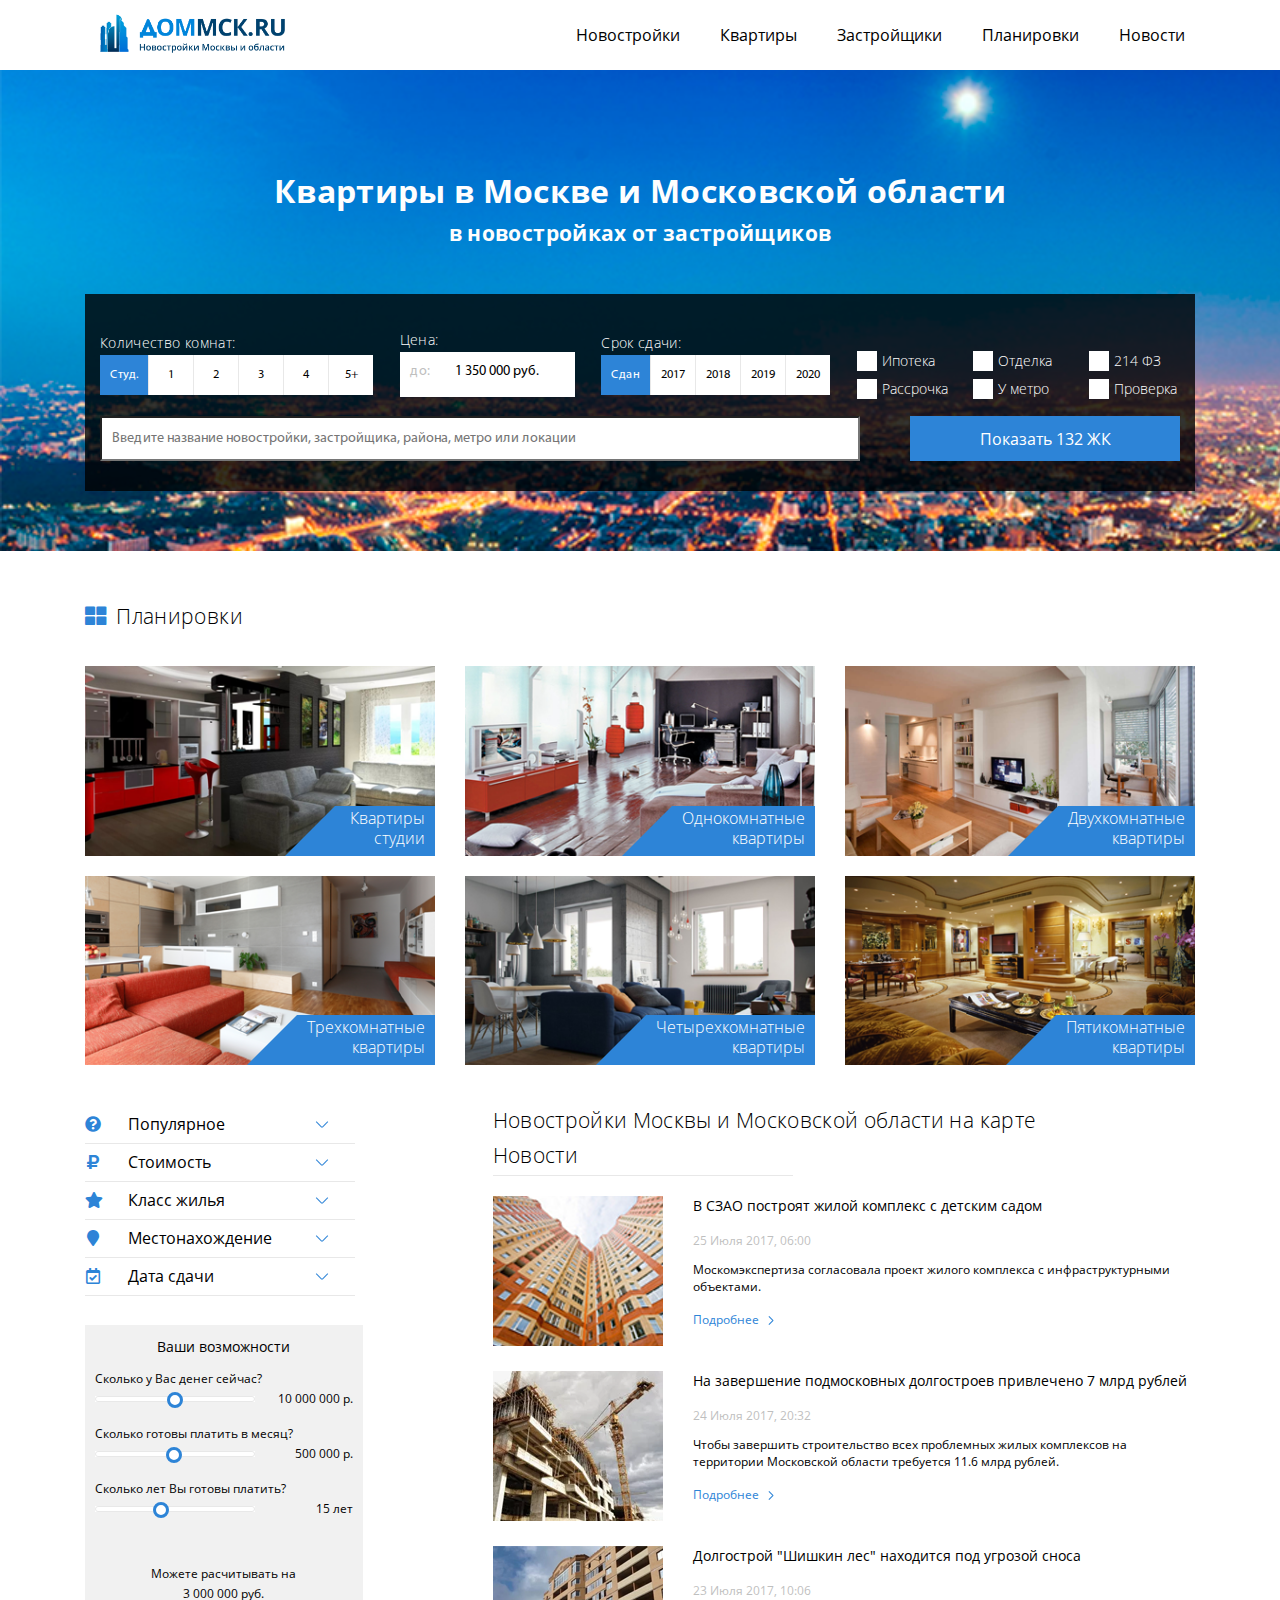
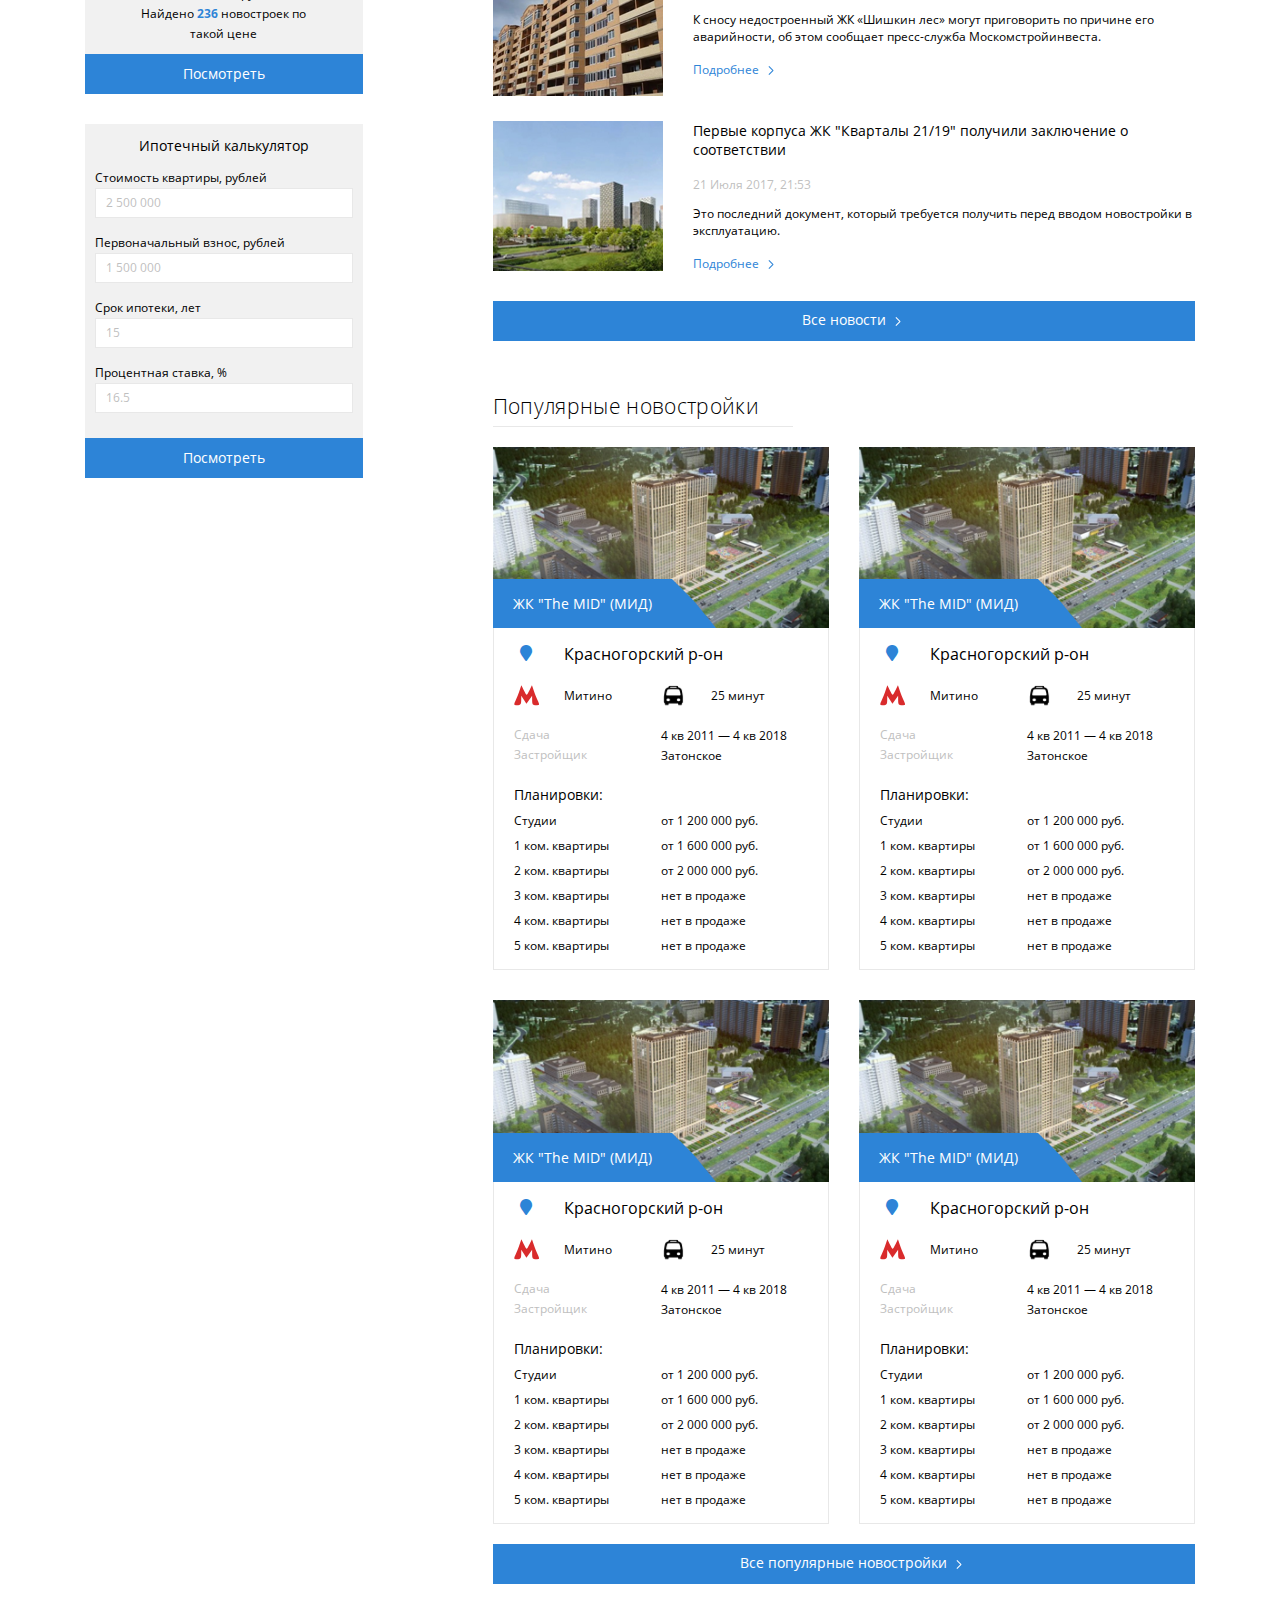
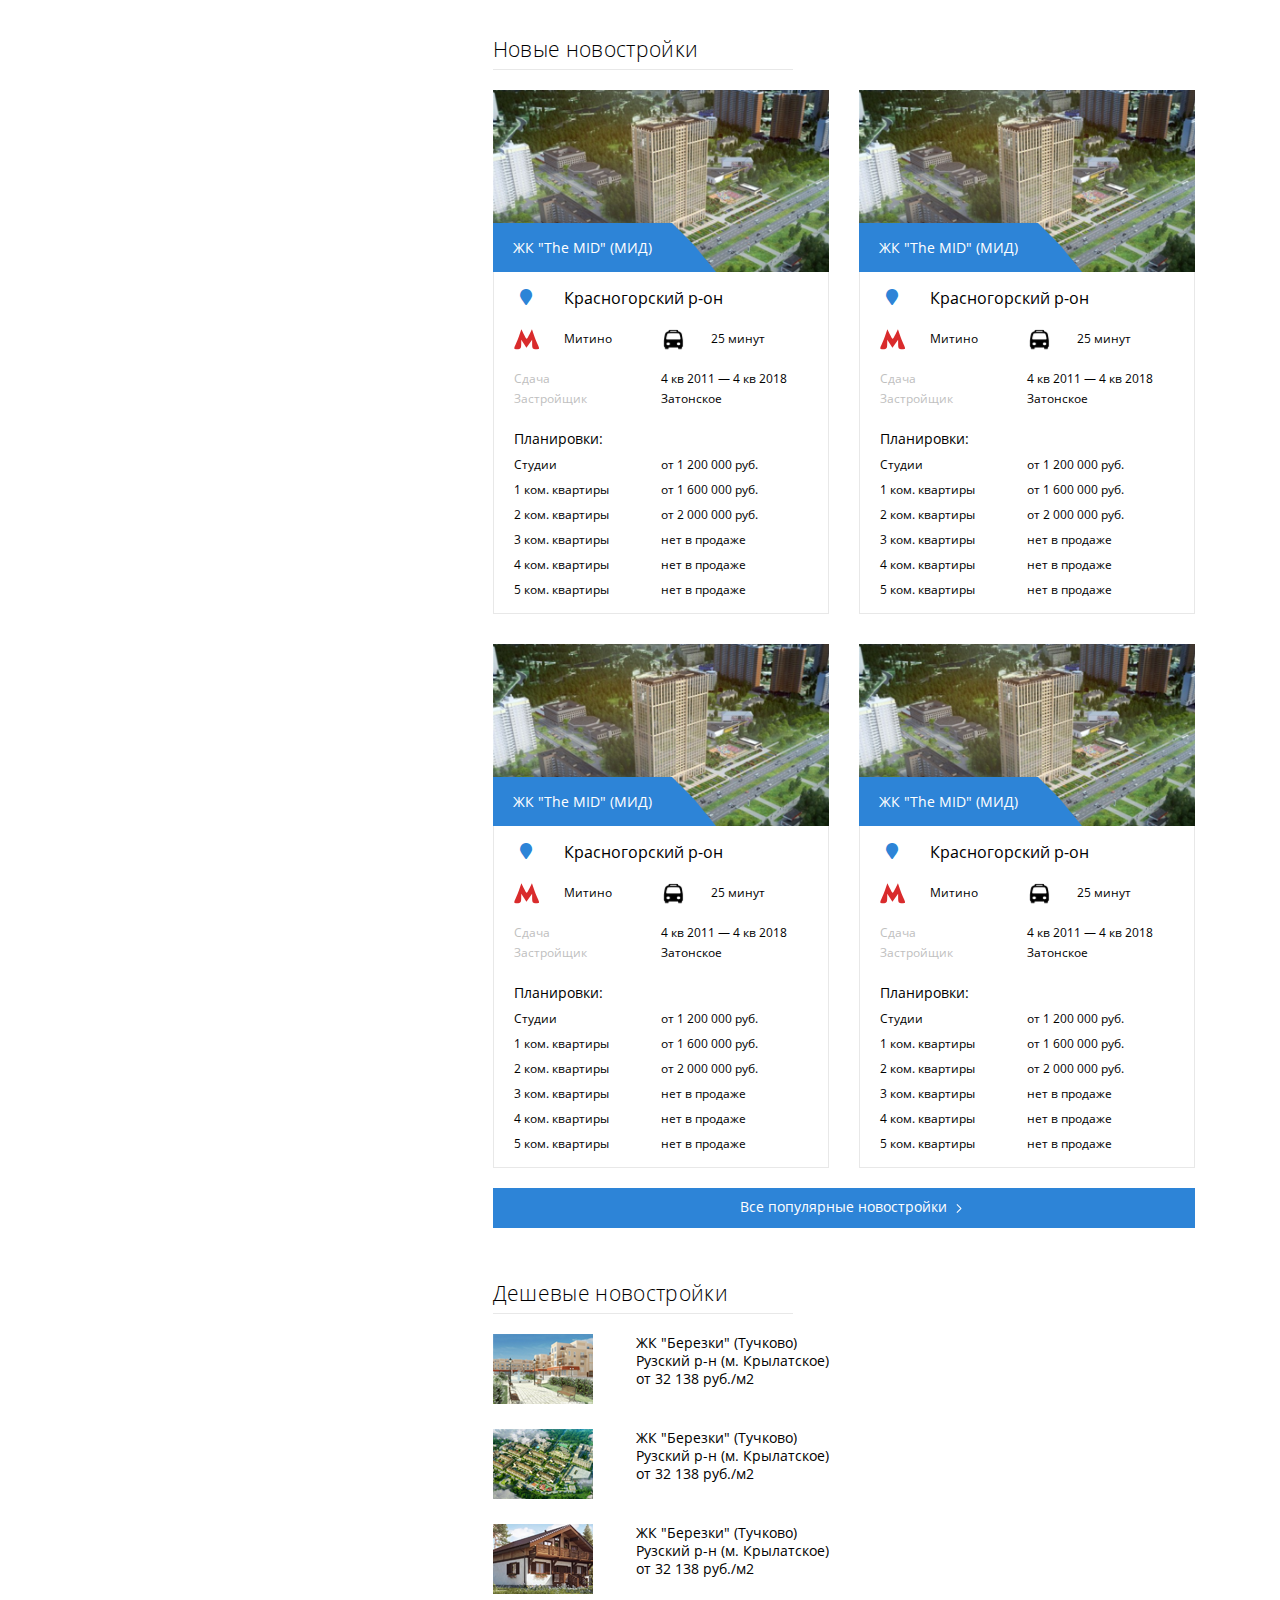
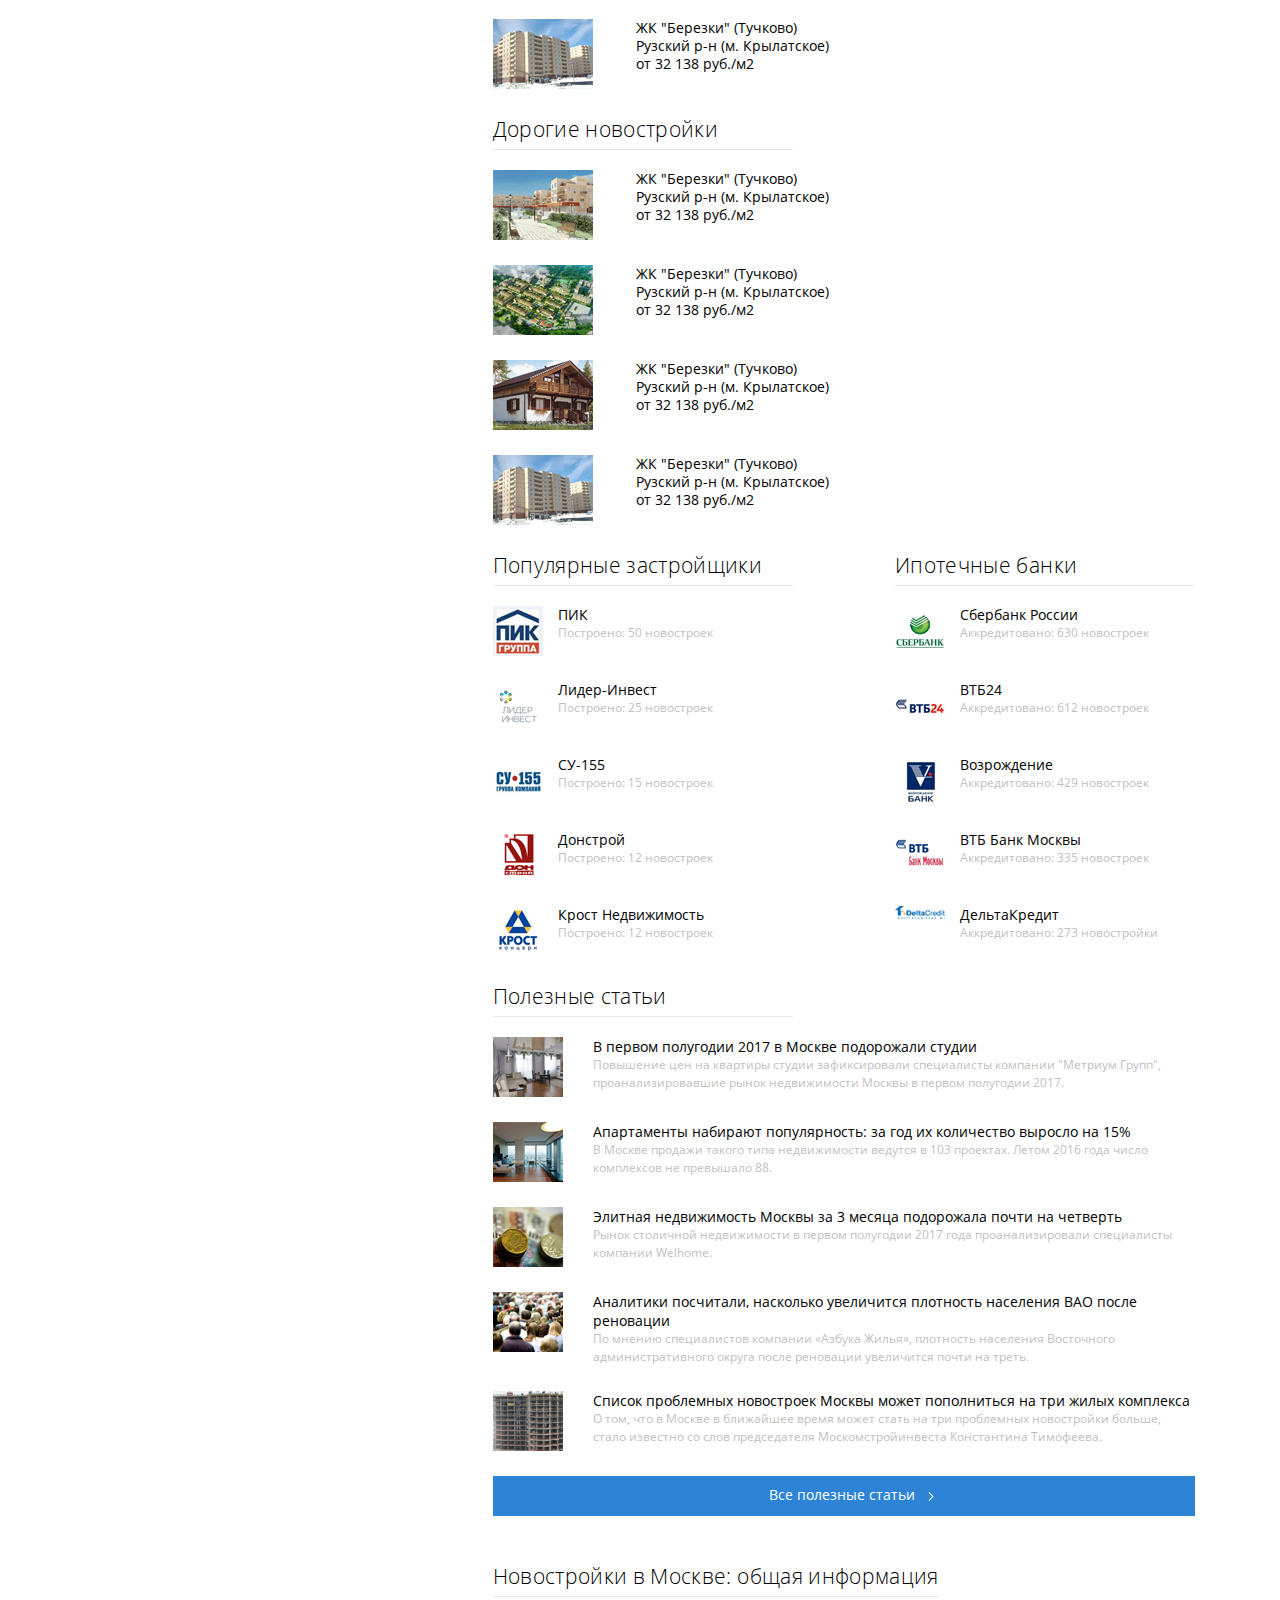
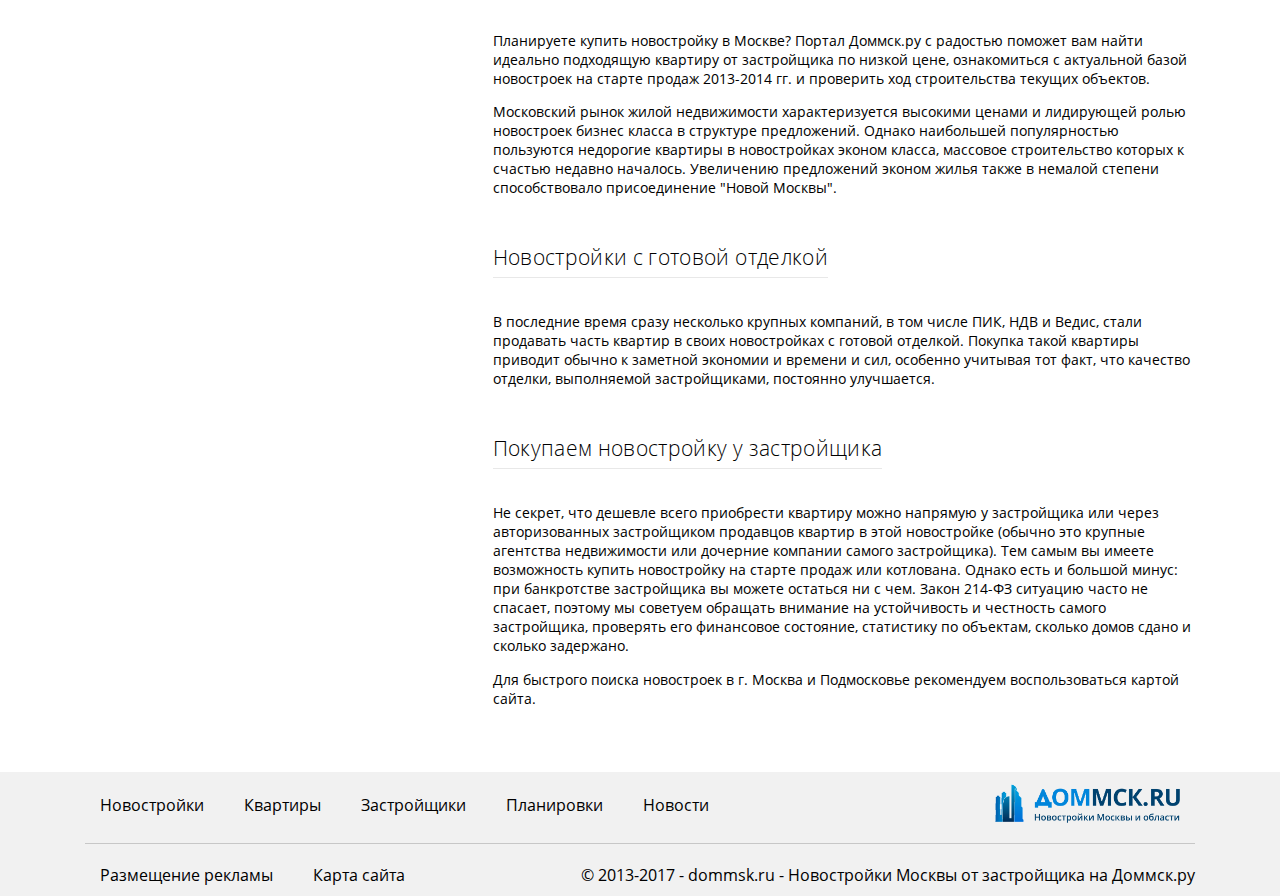
<file: index.html>
<!DOCTYPE html><html class="page-index" lang="ru"><head><meta charset="utf-8"><meta http-equiv="X-UA-Compatible" content="IE=edge"><meta name="viewport" content="width=device-width, initial-scale=1, maximum-scale=1.0, user-scalable=no"><title></title><link rel="stylesheet" href="css/main.css?v=1524144585556"></head><body><div class="top-line"><div class="container d-flex justify-content-between align-items-center"><a class="top-line__logo logo animated fadeInLeft animation__step1"><img class="top-line__image" src="../images/title-logo.png"></a><nav class="top-line__menu menu animated fadeInRight animation__step1"><ul class="top-line__list menu__list"><li class="menu__item"><a class="menu__link" href="/">Новостройки</a></li><li class="menu__item"><a class="menu__link" href="/">Квартиры</a></li><li class="menu__item"><a class="menu__link" href="/">Застройщики</a></li><li class="menu__item"><a class="menu__link" href="/">Планировки</a></li><li class="menu__item"><a class="menu__link" href="/">Новости</a></li></ul></nav><div class="top-line__mobile-btn mobile-btn"><span class="mobile-btn__item" id="mobile-btn"></span></div></div><div class="mobile-menu top-line__mobile-menu animated bounceInDown firstLoad" id="mobile-menu"><div class="mobile-menu__border-top"></div><div class="container d-flex justify-content-between align-items-center"><nav class="menu mobile-menu__nav"><ul class="top-line__list menu__list mobile-menu__list"><li class="menu__item"><a class="menu__link" href="/">Новостройки</a></li><li class="menu__item"><a class="menu__link" href="/">Квартиры</a></li><li class="menu__item"><a class="menu__link" href="/">Застройщики</a></li><li class="menu__item"><a class="menu__link" href="/">Планировки</a></li><li class="menu__item"><a class="menu__link" href="/">Новости</a></li></ul></nav></div></div></div><header class="main-head main-head--with-bg main-head--main-bg"><div class="container main-head__content"><h1 class="base-title main-head__title animated flipInY animation__step2">Квартиры в Москве и Московской области <span class="main-head__subtittle">в новостройках от застройщиков</span></h1><form class="main-head__form search-form search-form--black-bg" id="header-form"><div class="search-form__group search-form__group--sm-order1"><span class="search-form__text">Количество комнат:</span><ul class="search-form__radio-group search-form__list"><li class="search-form__radio-item" data-index="0">студ.</li><li class="search-form__radio-item" data-index="1">1</li><li class="search-form__radio-item" data-index="2">2</li><li class="search-form__radio-item" data-index="3">3</li><li class="search-form__radio-item" data-index="4">4</li><li class="search-form__radio-item" data-index="5">5+</li></ul></div><div class="search-form__group search-form__group--sm-order2"><span class="search-form__text">Цена:</span><label class="search-form__control">до:<input class="search-form__input search-form__price" type="text" value="1 350 000 руб."></label></div><div class="search-form__group search-form__group--sm-order1"><span class="search-form__text">Срок сдачи: </span><ul class="search-form__radio-group search-form__list"><li class="search-form__radio-item" data-index="0">Сдан</li><li class="search-form__radio-item" data-index="1">2017</li><li class="search-form__radio-item" data-index="2">2018</li><li class="search-form__radio-item" data-index="3">2019</li><li class="search-form__radio-item" data-index="4">2020</li></ul></div><div class="search-form__group search-form__checkboxes search-form__group--sm-order3"><label class="search-form__checkboxes-label"><span class="search-form__checkbox" type="checkbox"></span><span class="search-form__checkbox-text">Ипотека</span></label><label class="search-form__checkboxes-label"><span class="search-form__checkbox" type="checkbox"></span><span class="search-form__checkbox-text">Отделка</span></label><label class="search-form__checkboxes-label"><span class="search-form__checkbox" type="checkbox"></span><span class="search-form__checkbox-text">214 ФЗ</span></label><label class="search-form__checkboxes-label"><span class="search-form__checkbox" type="checkbox"></span><span class="search-form__checkbox-text">Рассрочка</span></label><label class="search-form__checkboxes-label"><span class="search-form__checkbox" type="checkbox"></span><span class="search-form__checkbox-text">У метро</span></label><label class="search-form__checkboxes-label"><span class="search-form__checkbox" type="checkbox"></span><span class="search-form__checkbox-text">Проверка</span></label></div><div class="search-form__group search-form__group--block search-form__group--sm-order3"><input class="search-form__control search-form__area" type="text" placeholder="Введите название новостройки, застройщика, района, метро или локации"></div><div class="search-form__group search-form__group--center search-form__group--sm-order4"><button class="search-form__btn" value="Показать 132 ЖК" type="submit">Показать 132 ЖК</button></div></form></div></header><main class="main-section"><div class="container"><div class="main-section__wrapper"><header class="main-section__header"><h2 class="base-title base-title--type2 base-title--black main-section__title"> <span class="fas fa-th-large base-title__icon"></span><span>Планировки</span></h2><div class="main-section__gallery gallery"><a class="gallery__item" href="/"><img class="gallery__poster" src="images/item-1.png"><div class="gallery__title"><div class="gallery__text-wrap"><span>Квартиры</span><span> студии</span></div></div></a><a class="gallery__item" href="/"><img class="gallery__poster" src="images/item-2.png"><div class="gallery__title"><div class="gallery__text-wrap"><span>Однокомнатные</span><span> квартиры</span></div></div></a><a class="gallery__item" href="/"><img class="gallery__poster" src="images/item-3.png"><div class="gallery__title"><div class="gallery__text-wrap"><span>Двухкомнатные</span><span> квартиры</span></div></div></a><a class="gallery__item" href="/"><img class="gallery__poster" src="images/item-4.png"><div class="gallery__title"><div class="gallery__text-wrap"><span>Трехкомнатные</span><span> квартиры</span></div></div></a><a class="gallery__item" href="/"><img class="gallery__poster" src="images/item-5.png"><div class="gallery__title"><div class="gallery__text-wrap"><span>Четырехкомнатные</span><span> квартиры</span></div></div></a><a class="gallery__item" href="/"><img class="gallery__poster" src="images/item-6.png"><div class="gallery__title"><div class="gallery__text-wrap"><span>Пятикомнатные</span><span> квартиры</span></div></div></a></div></header><div class="main-section__aside "><ul class="main-section__sidebar-menu sidebar-menu"><li class="sidebar-menu__item accordion"><div class="sidebar-menu__row accordion__target"><span class="sidebar-menu__icon fas fa-question-circle"></span><span class="sidebar-menu__title">Популярное</span><span class="sidebar-menu__arrow"></span></div><ul class="sidebar-menu__submenu sidebar-submenu accordion__inner"><li class="sidebar-submenu__list-item accordion"><a class="sidebar-submenu__list-header" href="/">Новостройки с акциями-скидками</a></li><li class="sidebar-submenu__list-item accordion"><a class="sidebar-submenu__list-header" href="/">Проверенные новостройки</a></li><li class="sidebar-submenu__list-item accordion"><a class="sidebar-submenu__list-header" href="/">Новостройки с ипотекой</a></li><li class="sidebar-submenu__list-item accordion"><a class="sidebar-submenu__list-header" href="/">Новостройки с рассрочкой</a></li><li class="sidebar-submenu__list-item accordion"><a class="sidebar-submenu__list-header" href="/">Самые дешевые</a></li><li class="sidebar-submenu__list-item accordion"><a class="sidebar-submenu__list-header" href="/">Самые  дорогие</a></li><li class="sidebar-submenu__list-item accordion"><a class="sidebar-submenu__list-header" href="/">Новостройки с отделкой</a></li><li class="sidebar-submenu__list-item accordion"><a class="sidebar-submenu__list-header" href="/">Квартиры у метро</a></li><li class="sidebar-submenu__list-item accordion"><a class="sidebar-submenu__list-header" href="/">Видовые квартиры</a></li></ul></li><li class="sidebar-menu__item accordion"><div class="sidebar-menu__row accordion__target"><span class="sidebar-menu__icon fas fa-ruble-sign"></span><span class="sidebar-menu__title">Стоимость</span><span class="sidebar-menu__arrow"></span></div><ul class="sidebar-menu__submenu sidebar-submenu accordion__inner"><li class="sidebar-submenu__list-item accordion"><a class="sidebar-submenu__list-header" href="/">Квартира за 1 миллион</a></li><li class="sidebar-submenu__list-item accordion"><a class="sidebar-submenu__list-header" href="/">Квартира за 1,5 миллиона</a></li><li class="sidebar-submenu__list-item accordion"><a class="sidebar-submenu__list-header" href="/">Квартира за 2 миллиона</a></li><li class="sidebar-submenu__list-item accordion"><a class="sidebar-submenu__list-header" href="/">Квартира за 2,5 миллиона</a></li><li class="sidebar-submenu__list-item accordion"><a class="sidebar-submenu__list-header" href="/">Квартира за 3 миллиона</a></li><li class="sidebar-submenu__list-item accordion"><a class="sidebar-submenu__list-header" href="/">Квартира за 3,5 миллиона</a></li></ul></li><li class="sidebar-menu__item accordion"><div class="sidebar-menu__row accordion__target"><span class="sidebar-menu__icon fas fa-star"></span><span class="sidebar-menu__title">Класс жилья</span><span class="sidebar-menu__arrow"></span></div><ul class="sidebar-menu__submenu sidebar-submenu accordion__inner"><li class="sidebar-submenu__list-item accordion"><a class="sidebar-submenu__list-header" href="/">Новостройки эконом-класса</a></li><li class="sidebar-submenu__list-item accordion"><a class="sidebar-submenu__list-header" href="/">Новостройки комфорт-класса</a></li><li class="sidebar-submenu__list-item accordion"><a class="sidebar-submenu__list-header" href="/">Новостройки бизнес-класса</a></li><li class="sidebar-submenu__list-item accordion"><a class="sidebar-submenu__list-header" href="/">Элитные новостройки</a></li></ul></li><li class="sidebar-menu__item accordion"><div class="sidebar-menu__row accordion__target"><span class="sidebar-menu__icon fas fa-map-marker"></span><span class="sidebar-menu__title">Местонахождение</span><span class="sidebar-menu__arrow"></span></div><ul class="sidebar-menu__submenu sidebar-submenu accordion__inner"><li class="sidebar-submenu__list-item accordion"><span class="sidebar-submenu__list-header">Москва</span></li><li class="sidebar-submenu__list-item accordion"><div class="sidebar-menu__row sidebar-menu__row--fs accordion__target"><span class="sidebar-submenu__list-link">ВАО</span><span class="sidebar-menu__arrow sidebar-menu__arrow--sub"></span></div><ul class="sidebar-submenu__sub sidebar-sub accordion__inner"><li class="sidebar-sub__list-item"><span>-</span><a class="sidebar-sub__list-link" href="/">Богородское</a></li><li class="sidebar-sub__list-item"><span>-</span><a class="sidebar-sub__list-link" href="/">Измайлово</a></li><li class="sidebar-sub__list-item"><span>-</span><a class="sidebar-sub__list-link" href="/">Косино-Ухтомский</a></li><li class="sidebar-sub__list-item"><span>-</span><a class="sidebar-sub__list-link" href="/">Перово</a></li><li class="sidebar-sub__list-item"><span>-</span><a class="sidebar-sub__list-link" href="/">Преображенское</a></li></ul></li><li class="sidebar-submenu__list-item accordion"><div class="sidebar-menu__row sidebar-menu__row--fs accordion__target"><span class="sidebar-submenu__list-link">ЗАО</span><span class="sidebar-menu__arrow sidebar-menu__arrow--sub"></span></div><ul class="sidebar-submenu__sub sidebar-sub accordion__inner"><li class="sidebar-sub__list-item"><span>-</span><a class="sidebar-sub__list-link" href="/">Богородское</a></li><li class="sidebar-sub__list-item"><span>-</span><a class="sidebar-sub__list-link" href="/">Измайлово</a></li><li class="sidebar-sub__list-item"><span>-</span><a class="sidebar-sub__list-link" href="/">Косино-Ухтомский</a></li><li class="sidebar-sub__list-item"><span>-</span><a class="sidebar-sub__list-link" href="/">Перово</a></li><li class="sidebar-sub__list-item"><span>-</span><a class="sidebar-sub__list-link" href="/">Преображенское</a></li></ul></li><li class="sidebar-submenu__list-item accordion"><div class="sidebar-menu__row sidebar-menu__row--fs accordion__target"><span class="sidebar-submenu__list-link">ЗелАО</span><span class="sidebar-menu__arrow sidebar-menu__arrow--sub"></span></div><ul class="sidebar-submenu__sub sidebar-sub accordion__inner"><li class="sidebar-sub__list-item"><span>-</span><a class="sidebar-sub__list-link" href="/">Богородское</a></li><li class="sidebar-sub__list-item"><span>-</span><a class="sidebar-sub__list-link" href="/">Измайлово</a></li><li class="sidebar-sub__list-item"><span>-</span><a class="sidebar-sub__list-link" href="/">Косино-Ухтомский</a></li><li class="sidebar-sub__list-item"><span>-</span><a class="sidebar-sub__list-link" href="/">Перово</a></li><li class="sidebar-sub__list-item"><span>-</span><a class="sidebar-sub__list-link" href="/">Преображенское</a></li></ul></li><li class="sidebar-submenu__list-item accordion"><span class="sidebar-submenu__list-header">Московская область</span></li><li class="sidebar-submenu__list-item accordion"><div class="sidebar-menu__row sidebar-menu__row--fs accordion__target"><span class="sidebar-submenu__list-link">Балашихинский</span><span class="sidebar-menu__arrow sidebar-menu__arrow--sub"></span></div><ul class="sidebar-submenu__sub sidebar-sub accordion__inner"><li class="sidebar-sub__list-item"><span>-</span><a class="sidebar-sub__list-link" href="/">Богородское</a></li><li class="sidebar-sub__list-item"><span>-</span><a class="sidebar-sub__list-link" href="/">Измайлово</a></li><li class="sidebar-sub__list-item"><span>-</span><a class="sidebar-sub__list-link" href="/">Косино-Ухтомский</a></li><li class="sidebar-sub__list-item"><span>-</span><a class="sidebar-sub__list-link" href="/">Перово</a></li><li class="sidebar-sub__list-item"><span>-</span><a class="sidebar-sub__list-link" href="/">Преображенское</a></li></ul></li></ul></li><li class="sidebar-menu__item accordion"><div class="sidebar-menu__row accordion__target"><span class="sidebar-menu__icon far fa-calendar-check"></span><span class="sidebar-menu__title">Дата сдачи</span><span class="sidebar-menu__arrow"></span></div><ul class="sidebar-menu__submenu sidebar-submenu accordion__inner"><li class="sidebar-submenu__list-item accordion"><a class="sidebar-submenu__list-header" href="/">1 квартал 2018</a></li><li class="sidebar-submenu__list-item accordion"><a class="sidebar-submenu__list-header" href="/">2 квартал 2018</a></li><li class="sidebar-submenu__list-item accordion"><a class="sidebar-submenu__list-header" href="/">3 квартал 2018</a></li><li class="sidebar-submenu__list-item accordion"><a class="sidebar-submenu__list-header" href="/">4 квартал 2018</a></li></ul></li></ul><div class="sidebar-menu__widget widget"><h4 class="widget__title">Ваши возможности</h4><form class="widget__form" id="options"><label class="widget__wrapp">Сколько у Вас денег сейчас?</label><div class="widget__form-group"><input class="widget__control" type="range" min="0" max="20000000" step="100000" value="10000000"><span class="widget__text" data-postfix=" р.">0 р.</span></div><label class="widget__wrapp">Сколько готовы платить в месяц?</label><div class="widget__form-group"><input class="widget__control" type="range" min="10000" max="1000000" step="10000" value="500000"><span class="widget__text" data-postfix=" р.">0 р.</span></div><label class="widget__wrapp">Сколько лет Вы готовы платить?</label><div class="widget__form-group"><input class="widget__control" type="range" min="5" max="30" value="15"><span class="widget__text" data-postfix=" лет">0 лет</span></div><div class="widget__result"><span>Можете расчитывать на</span><span data-type="result">3 000 000 руб.</span><span>Найдено <b>236</b> новостроек по такой цене</span></div><button class="widget__btn" type="submit">Посмотреть</button></form></div><div class="sidebar-menu__widget widget"><h4 class="widget__title">Ипотечный калькулятор</h4><form class="widget__form" id="calculator"><label class="widget__wrapp">Стоимость квартиры, рублей</label><div class="widget__form-group"><input class="widget__control" type="text" placeholder="2 500 000" data-type="price"></div><label class="widget__wrapp">Первоначальный взнос, рублей</label><div class="widget__form-group"><input class="widget__control" type="text" placeholder="1 500 000" data-type="installment"></div><label class="widget__wrapp">Срок ипотеки, лет</label><div class="widget__form-group"><input class="widget__control" type="text" placeholder="15" data-type="term"></div><label class="widget__wrapp">Процентная ставка, %</label><div class="widget__form-group"><input class="widget__control" type="text" placeholder="16.5" data-type="procent"></div><button class="widget__btn" type="submit">Посмотреть</button></form></div></div><div class="main-section__content"><h2 class="base-title base-title--type2 base-title--black main-section__title">Новостройки Москвы и Московской области на карте</h2><div class="content__map"></div><h2 class="base-title base-title--type2 base-title--black main-section__title main-section__title--with-bb">Новости</h2><div class="content__short-post"><div class="short-post"><div class="short-post__poster"><img src="images/post-1.png"></div><div class="short-post__content"><h4 class="short-post__title">В СЗАО построят жилой комплекс с детским садом</h4><span class="short-post__date">25 Июля 2017, 06:00</span><p class="short-post__text">Москомэкспертиза согласовала проект жилого комплекса с инфраструктурными объектами.</p><a class="short-post__link" href="/"> <span>Подробнее</span><span class="content__arrow"></span></a></div></div><div class="short-post"><div class="short-post__poster"><img src="images/post-2.png"></div><div class="short-post__content"><h4 class="short-post__title">На завершение подмосковных долгостроев привлечено 7 млрд рублей</h4><span class="short-post__date">24 Июля 2017, 20:32</span><p class="short-post__text">Чтобы завершить строительство всех проблемных жилых комплексов на территории Московской области требуется 11.6 млрд рублей.</p><a class="short-post__link" href="/"> <span>Подробнее</span><span class="content__arrow"></span></a></div></div><div class="short-post"><div class="short-post__poster"><img src="images/post-3.png"></div><div class="short-post__content"><h4 class="short-post__title">Долгострой &quot;Шишкин лес&quot; находится под угрозой сноса</h4><span class="short-post__date">23 Июля 2017, 10:06</span><p class="short-post__text">К сносу недостроенный ЖК «Шишкин лес» могут приговорить по причине его аварийности, об этом сообщает пресс-служба Москомстройинвеста.</p><a class="short-post__link" href="/"> <span>Подробнее</span><span class="content__arrow"></span></a></div></div><div class="short-post"><div class="short-post__poster"><img src="images/post-4.png"></div><div class="short-post__content"><h4 class="short-post__title">Первые корпуса ЖК &quot;Кварталы 21/19&quot; получили заключение о соответствии</h4><span class="short-post__date">21 Июля 2017, 21:53</span><p class="short-post__text">Это последний документ, который требуется получить перед вводом новостройки в эксплуатацию.</p><a class="short-post__link" href="/"> <span>Подробнее</span><span class="content__arrow"></span></a></div></div><a class="content__btn" href="/"> <span>Все новости</span><span class="content__arrow"></span></a></div><h2 class="base-title base-title--type2 base-title--black main-section__title main-section__title--with-bb">Популярные новостройки</h2><div class="content__posts"><div class="content__post-card"><a class="post-card post-card__wrapper" href="/"><div class="post-card__poster "><img class="post-card__img" src="../../images/card-1.png"><span class="post-card__title">ЖК &quot;The MID&quot; (МИД)</span></div><div class="post-card__content"><p class="post-card__location "><span class="fas fa-map-marker post-card__icon post-card__icon--blue"></span><span>Красногорский р-он</span></p><div class="post-card__row"><div class="post-card__row-item"><span class="post-card__icon post-card__icon--red"><svg><use xlink:href="/images/sprites.svg#metro"></use></svg></span><span class="post-card__text">Митино</span></div><div class="post-card__row-item"><span class="post-card__icon post-card__icon--blue"><svg><use xlink:href="/images/sprites.svg#bus"></use></svg></span><span class="post-card__text">25 минут</span></div></div><div class="post-card__row"><div class="post-card__row-item"><span class="post-card__text post-card__text--shadow">Сдача</span></div><div class="post-card__row-item"><span class="post-card__text">4 кв 2011 — 4 кв 2018</span></div></div><div class="post-card__row post-card__row--no-mt"><div class="post-card__row-item"><span class="post-card__text post-card__text--shadow">Застройщик</span></div><div class="post-card__row-item"><span class="post-card__text">Затонское</span></div></div><div class="post-card__row"><span class="post-card__text post-card__text--big">Планировки:</span></div><div class="post-card__row post-card__row--sm-mt"><div class="post-card__row-item"> <span class="post-card__text">Студии</span></div><div class="post-card__row-item"> <span class="post-card__text">от 1 200 000 руб.</span></div></div><div class="post-card__row post-card__row--sm-mt"><div class="post-card__row-item"> <span class="post-card__text">1 ком. квартиры</span></div><div class="post-card__row-item"> <span class="post-card__text">от 1 600 000 руб.</span></div></div><div class="post-card__row post-card__row--sm-mt"><div class="post-card__row-item"> <span class="post-card__text">2 ком. квартиры</span></div><div class="post-card__row-item"> <span class="post-card__text">от 2 000 000 руб.</span></div></div><div class="post-card__row post-card__row--sm-mt"><div class="post-card__row-item"> <span class="post-card__text">3 ком. квартиры</span></div><div class="post-card__row-item"> <span class="post-card__text">нет в продаже</span></div></div><div class="post-card__row post-card__row--sm-mt"><div class="post-card__row-item"> <span class="post-card__text">4 ком. квартиры</span></div><div class="post-card__row-item"> <span class="post-card__text">нет в продаже</span></div></div><div class="post-card__row post-card__row--sm-mt"><div class="post-card__row-item"> <span class="post-card__text">5 ком. квартиры</span></div><div class="post-card__row-item"> <span class="post-card__text">нет в продаже</span></div></div></div></a><a class="post-card post-card__wrapper" href="/"><div class="post-card__poster "><img class="post-card__img" src="../../images/card-1.png"><span class="post-card__title">ЖК &quot;The MID&quot; (МИД)</span></div><div class="post-card__content"><p class="post-card__location "><span class="fas fa-map-marker post-card__icon post-card__icon--blue"></span><span>Красногорский р-он</span></p><div class="post-card__row"><div class="post-card__row-item"><span class="post-card__icon post-card__icon--red"><svg><use xlink:href="/images/sprites.svg#metro"></use></svg></span><span class="post-card__text">Митино</span></div><div class="post-card__row-item"><span class="post-card__icon post-card__icon--blue"><svg><use xlink:href="/images/sprites.svg#bus"></use></svg></span><span class="post-card__text">25 минут</span></div></div><div class="post-card__row"><div class="post-card__row-item"><span class="post-card__text post-card__text--shadow">Сдача</span></div><div class="post-card__row-item"><span class="post-card__text">4 кв 2011 — 4 кв 2018</span></div></div><div class="post-card__row post-card__row--no-mt"><div class="post-card__row-item"><span class="post-card__text post-card__text--shadow">Застройщик</span></div><div class="post-card__row-item"><span class="post-card__text">Затонское</span></div></div><div class="post-card__row"><span class="post-card__text post-card__text--big">Планировки:</span></div><div class="post-card__row post-card__row--sm-mt"><div class="post-card__row-item"> <span class="post-card__text">Студии</span></div><div class="post-card__row-item"> <span class="post-card__text">от 1 200 000 руб.</span></div></div><div class="post-card__row post-card__row--sm-mt"><div class="post-card__row-item"> <span class="post-card__text">1 ком. квартиры</span></div><div class="post-card__row-item"> <span class="post-card__text">от 1 600 000 руб.</span></div></div><div class="post-card__row post-card__row--sm-mt"><div class="post-card__row-item"> <span class="post-card__text">2 ком. квартиры</span></div><div class="post-card__row-item"> <span class="post-card__text">от 2 000 000 руб.</span></div></div><div class="post-card__row post-card__row--sm-mt"><div class="post-card__row-item"> <span class="post-card__text">3 ком. квартиры</span></div><div class="post-card__row-item"> <span class="post-card__text">нет в продаже</span></div></div><div class="post-card__row post-card__row--sm-mt"><div class="post-card__row-item"> <span class="post-card__text">4 ком. квартиры</span></div><div class="post-card__row-item"> <span class="post-card__text">нет в продаже</span></div></div><div class="post-card__row post-card__row--sm-mt"><div class="post-card__row-item"> <span class="post-card__text">5 ком. квартиры</span></div><div class="post-card__row-item"> <span class="post-card__text">нет в продаже</span></div></div></div></a><a class="post-card post-card__wrapper" href="/"><div class="post-card__poster "><img class="post-card__img" src="../../images/card-1.png"><span class="post-card__title">ЖК &quot;The MID&quot; (МИД)</span></div><div class="post-card__content"><p class="post-card__location "><span class="fas fa-map-marker post-card__icon post-card__icon--blue"></span><span>Красногорский р-он</span></p><div class="post-card__row"><div class="post-card__row-item"><span class="post-card__icon post-card__icon--red"><svg><use xlink:href="/images/sprites.svg#metro"></use></svg></span><span class="post-card__text">Митино</span></div><div class="post-card__row-item"><span class="post-card__icon post-card__icon--blue"><svg><use xlink:href="/images/sprites.svg#bus"></use></svg></span><span class="post-card__text">25 минут</span></div></div><div class="post-card__row"><div class="post-card__row-item"><span class="post-card__text post-card__text--shadow">Сдача</span></div><div class="post-card__row-item"><span class="post-card__text">4 кв 2011 — 4 кв 2018</span></div></div><div class="post-card__row post-card__row--no-mt"><div class="post-card__row-item"><span class="post-card__text post-card__text--shadow">Застройщик</span></div><div class="post-card__row-item"><span class="post-card__text">Затонское</span></div></div><div class="post-card__row"><span class="post-card__text post-card__text--big">Планировки:</span></div><div class="post-card__row post-card__row--sm-mt"><div class="post-card__row-item"> <span class="post-card__text">Студии</span></div><div class="post-card__row-item"> <span class="post-card__text">от 1 200 000 руб.</span></div></div><div class="post-card__row post-card__row--sm-mt"><div class="post-card__row-item"> <span class="post-card__text">1 ком. квартиры</span></div><div class="post-card__row-item"> <span class="post-card__text">от 1 600 000 руб.</span></div></div><div class="post-card__row post-card__row--sm-mt"><div class="post-card__row-item"> <span class="post-card__text">2 ком. квартиры</span></div><div class="post-card__row-item"> <span class="post-card__text">от 2 000 000 руб.</span></div></div><div class="post-card__row post-card__row--sm-mt"><div class="post-card__row-item"> <span class="post-card__text">3 ком. квартиры</span></div><div class="post-card__row-item"> <span class="post-card__text">нет в продаже</span></div></div><div class="post-card__row post-card__row--sm-mt"><div class="post-card__row-item"> <span class="post-card__text">4 ком. квартиры</span></div><div class="post-card__row-item"> <span class="post-card__text">нет в продаже</span></div></div><div class="post-card__row post-card__row--sm-mt"><div class="post-card__row-item"> <span class="post-card__text">5 ком. квартиры</span></div><div class="post-card__row-item"> <span class="post-card__text">нет в продаже</span></div></div></div></a><a class="post-card post-card__wrapper" href="/"><div class="post-card__poster "><img class="post-card__img" src="../../images/card-1.png"><span class="post-card__title">ЖК &quot;The MID&quot; (МИД)</span></div><div class="post-card__content"><p class="post-card__location "><span class="fas fa-map-marker post-card__icon post-card__icon--blue"></span><span>Красногорский р-он</span></p><div class="post-card__row"><div class="post-card__row-item"><span class="post-card__icon post-card__icon--red"><svg><use xlink:href="/images/sprites.svg#metro"></use></svg></span><span class="post-card__text">Митино</span></div><div class="post-card__row-item"><span class="post-card__icon post-card__icon--blue"><svg><use xlink:href="/images/sprites.svg#bus"></use></svg></span><span class="post-card__text">25 минут</span></div></div><div class="post-card__row"><div class="post-card__row-item"><span class="post-card__text post-card__text--shadow">Сдача</span></div><div class="post-card__row-item"><span class="post-card__text">4 кв 2011 — 4 кв 2018</span></div></div><div class="post-card__row post-card__row--no-mt"><div class="post-card__row-item"><span class="post-card__text post-card__text--shadow">Застройщик</span></div><div class="post-card__row-item"><span class="post-card__text">Затонское</span></div></div><div class="post-card__row"><span class="post-card__text post-card__text--big">Планировки:</span></div><div class="post-card__row post-card__row--sm-mt"><div class="post-card__row-item"> <span class="post-card__text">Студии</span></div><div class="post-card__row-item"> <span class="post-card__text">от 1 200 000 руб.</span></div></div><div class="post-card__row post-card__row--sm-mt"><div class="post-card__row-item"> <span class="post-card__text">1 ком. квартиры</span></div><div class="post-card__row-item"> <span class="post-card__text">от 1 600 000 руб.</span></div></div><div class="post-card__row post-card__row--sm-mt"><div class="post-card__row-item"> <span class="post-card__text">2 ком. квартиры</span></div><div class="post-card__row-item"> <span class="post-card__text">от 2 000 000 руб.</span></div></div><div class="post-card__row post-card__row--sm-mt"><div class="post-card__row-item"> <span class="post-card__text">3 ком. квартиры</span></div><div class="post-card__row-item"> <span class="post-card__text">нет в продаже</span></div></div><div class="post-card__row post-card__row--sm-mt"><div class="post-card__row-item"> <span class="post-card__text">4 ком. квартиры</span></div><div class="post-card__row-item"> <span class="post-card__text">нет в продаже</span></div></div><div class="post-card__row post-card__row--sm-mt"><div class="post-card__row-item"> <span class="post-card__text">5 ком. квартиры</span></div><div class="post-card__row-item"> <span class="post-card__text">нет в продаже</span></div></div></div></a></div><a class="content__btn" href="/"> <span>Все популярные новостройки</span><span class="content__arrow"></span></a></div><h2 class="base-title base-title--type2 base-title--black main-section__title main-section__title--with-bb">Новые новостройки</h2><div class="content__posts"><div class="content__post-card"><a class="post-card post-card__wrapper" href="/"><div class="post-card__poster "><img class="post-card__img" src="../../images/card-1.png"><span class="post-card__title">ЖК &quot;The MID&quot; (МИД)</span></div><div class="post-card__content"><p class="post-card__location "><span class="fas fa-map-marker post-card__icon post-card__icon--blue"></span><span>Красногорский р-он</span></p><div class="post-card__row"><div class="post-card__row-item"><span class="post-card__icon post-card__icon--red"><svg><use xlink:href="/images/sprites.svg#metro"></use></svg></span><span class="post-card__text">Митино</span></div><div class="post-card__row-item"><span class="post-card__icon post-card__icon--blue"><svg><use xlink:href="/images/sprites.svg#bus"></use></svg></span><span class="post-card__text">25 минут</span></div></div><div class="post-card__row"><div class="post-card__row-item"><span class="post-card__text post-card__text--shadow">Сдача</span></div><div class="post-card__row-item"><span class="post-card__text">4 кв 2011 — 4 кв 2018</span></div></div><div class="post-card__row post-card__row--no-mt"><div class="post-card__row-item"><span class="post-card__text post-card__text--shadow">Застройщик</span></div><div class="post-card__row-item"><span class="post-card__text">Затонское</span></div></div><div class="post-card__row"><span class="post-card__text post-card__text--big">Планировки:</span></div><div class="post-card__row post-card__row--sm-mt"><div class="post-card__row-item"> <span class="post-card__text">Студии</span></div><div class="post-card__row-item"> <span class="post-card__text">от 1 200 000 руб.</span></div></div><div class="post-card__row post-card__row--sm-mt"><div class="post-card__row-item"> <span class="post-card__text">1 ком. квартиры</span></div><div class="post-card__row-item"> <span class="post-card__text">от 1 600 000 руб.</span></div></div><div class="post-card__row post-card__row--sm-mt"><div class="post-card__row-item"> <span class="post-card__text">2 ком. квартиры</span></div><div class="post-card__row-item"> <span class="post-card__text">от 2 000 000 руб.</span></div></div><div class="post-card__row post-card__row--sm-mt"><div class="post-card__row-item"> <span class="post-card__text">3 ком. квартиры</span></div><div class="post-card__row-item"> <span class="post-card__text">нет в продаже</span></div></div><div class="post-card__row post-card__row--sm-mt"><div class="post-card__row-item"> <span class="post-card__text">4 ком. квартиры</span></div><div class="post-card__row-item"> <span class="post-card__text">нет в продаже</span></div></div><div class="post-card__row post-card__row--sm-mt"><div class="post-card__row-item"> <span class="post-card__text">5 ком. квартиры</span></div><div class="post-card__row-item"> <span class="post-card__text">нет в продаже</span></div></div></div></a><a class="post-card post-card__wrapper" href="/"><div class="post-card__poster "><img class="post-card__img" src="../../images/card-1.png"><span class="post-card__title">ЖК &quot;The MID&quot; (МИД)</span></div><div class="post-card__content"><p class="post-card__location "><span class="fas fa-map-marker post-card__icon post-card__icon--blue"></span><span>Красногорский р-он</span></p><div class="post-card__row"><div class="post-card__row-item"><span class="post-card__icon post-card__icon--red"><svg><use xlink:href="/images/sprites.svg#metro"></use></svg></span><span class="post-card__text">Митино</span></div><div class="post-card__row-item"><span class="post-card__icon post-card__icon--blue"><svg><use xlink:href="/images/sprites.svg#bus"></use></svg></span><span class="post-card__text">25 минут</span></div></div><div class="post-card__row"><div class="post-card__row-item"><span class="post-card__text post-card__text--shadow">Сдача</span></div><div class="post-card__row-item"><span class="post-card__text">4 кв 2011 — 4 кв 2018</span></div></div><div class="post-card__row post-card__row--no-mt"><div class="post-card__row-item"><span class="post-card__text post-card__text--shadow">Застройщик</span></div><div class="post-card__row-item"><span class="post-card__text">Затонское</span></div></div><div class="post-card__row"><span class="post-card__text post-card__text--big">Планировки:</span></div><div class="post-card__row post-card__row--sm-mt"><div class="post-card__row-item"> <span class="post-card__text">Студии</span></div><div class="post-card__row-item"> <span class="post-card__text">от 1 200 000 руб.</span></div></div><div class="post-card__row post-card__row--sm-mt"><div class="post-card__row-item"> <span class="post-card__text">1 ком. квартиры</span></div><div class="post-card__row-item"> <span class="post-card__text">от 1 600 000 руб.</span></div></div><div class="post-card__row post-card__row--sm-mt"><div class="post-card__row-item"> <span class="post-card__text">2 ком. квартиры</span></div><div class="post-card__row-item"> <span class="post-card__text">от 2 000 000 руб.</span></div></div><div class="post-card__row post-card__row--sm-mt"><div class="post-card__row-item"> <span class="post-card__text">3 ком. квартиры</span></div><div class="post-card__row-item"> <span class="post-card__text">нет в продаже</span></div></div><div class="post-card__row post-card__row--sm-mt"><div class="post-card__row-item"> <span class="post-card__text">4 ком. квартиры</span></div><div class="post-card__row-item"> <span class="post-card__text">нет в продаже</span></div></div><div class="post-card__row post-card__row--sm-mt"><div class="post-card__row-item"> <span class="post-card__text">5 ком. квартиры</span></div><div class="post-card__row-item"> <span class="post-card__text">нет в продаже</span></div></div></div></a><a class="post-card post-card__wrapper" href="/"><div class="post-card__poster "><img class="post-card__img" src="../../images/card-1.png"><span class="post-card__title">ЖК &quot;The MID&quot; (МИД)</span></div><div class="post-card__content"><p class="post-card__location "><span class="fas fa-map-marker post-card__icon post-card__icon--blue"></span><span>Красногорский р-он</span></p><div class="post-card__row"><div class="post-card__row-item"><span class="post-card__icon post-card__icon--red"><svg><use xlink:href="/images/sprites.svg#metro"></use></svg></span><span class="post-card__text">Митино</span></div><div class="post-card__row-item"><span class="post-card__icon post-card__icon--blue"><svg><use xlink:href="/images/sprites.svg#bus"></use></svg></span><span class="post-card__text">25 минут</span></div></div><div class="post-card__row"><div class="post-card__row-item"><span class="post-card__text post-card__text--shadow">Сдача</span></div><div class="post-card__row-item"><span class="post-card__text">4 кв 2011 — 4 кв 2018</span></div></div><div class="post-card__row post-card__row--no-mt"><div class="post-card__row-item"><span class="post-card__text post-card__text--shadow">Застройщик</span></div><div class="post-card__row-item"><span class="post-card__text">Затонское</span></div></div><div class="post-card__row"><span class="post-card__text post-card__text--big">Планировки:</span></div><div class="post-card__row post-card__row--sm-mt"><div class="post-card__row-item"> <span class="post-card__text">Студии</span></div><div class="post-card__row-item"> <span class="post-card__text">от 1 200 000 руб.</span></div></div><div class="post-card__row post-card__row--sm-mt"><div class="post-card__row-item"> <span class="post-card__text">1 ком. квартиры</span></div><div class="post-card__row-item"> <span class="post-card__text">от 1 600 000 руб.</span></div></div><div class="post-card__row post-card__row--sm-mt"><div class="post-card__row-item"> <span class="post-card__text">2 ком. квартиры</span></div><div class="post-card__row-item"> <span class="post-card__text">от 2 000 000 руб.</span></div></div><div class="post-card__row post-card__row--sm-mt"><div class="post-card__row-item"> <span class="post-card__text">3 ком. квартиры</span></div><div class="post-card__row-item"> <span class="post-card__text">нет в продаже</span></div></div><div class="post-card__row post-card__row--sm-mt"><div class="post-card__row-item"> <span class="post-card__text">4 ком. квартиры</span></div><div class="post-card__row-item"> <span class="post-card__text">нет в продаже</span></div></div><div class="post-card__row post-card__row--sm-mt"><div class="post-card__row-item"> <span class="post-card__text">5 ком. квартиры</span></div><div class="post-card__row-item"> <span class="post-card__text">нет в продаже</span></div></div></div></a><a class="post-card post-card__wrapper" href="/"><div class="post-card__poster "><img class="post-card__img" src="../../images/card-1.png"><span class="post-card__title">ЖК &quot;The MID&quot; (МИД)</span></div><div class="post-card__content"><p class="post-card__location "><span class="fas fa-map-marker post-card__icon post-card__icon--blue"></span><span>Красногорский р-он</span></p><div class="post-card__row"><div class="post-card__row-item"><span class="post-card__icon post-card__icon--red"><svg><use xlink:href="/images/sprites.svg#metro"></use></svg></span><span class="post-card__text">Митино</span></div><div class="post-card__row-item"><span class="post-card__icon post-card__icon--blue"><svg><use xlink:href="/images/sprites.svg#bus"></use></svg></span><span class="post-card__text">25 минут</span></div></div><div class="post-card__row"><div class="post-card__row-item"><span class="post-card__text post-card__text--shadow">Сдача</span></div><div class="post-card__row-item"><span class="post-card__text">4 кв 2011 — 4 кв 2018</span></div></div><div class="post-card__row post-card__row--no-mt"><div class="post-card__row-item"><span class="post-card__text post-card__text--shadow">Застройщик</span></div><div class="post-card__row-item"><span class="post-card__text">Затонское</span></div></div><div class="post-card__row"><span class="post-card__text post-card__text--big">Планировки:</span></div><div class="post-card__row post-card__row--sm-mt"><div class="post-card__row-item"> <span class="post-card__text">Студии</span></div><div class="post-card__row-item"> <span class="post-card__text">от 1 200 000 руб.</span></div></div><div class="post-card__row post-card__row--sm-mt"><div class="post-card__row-item"> <span class="post-card__text">1 ком. квартиры</span></div><div class="post-card__row-item"> <span class="post-card__text">от 1 600 000 руб.</span></div></div><div class="post-card__row post-card__row--sm-mt"><div class="post-card__row-item"> <span class="post-card__text">2 ком. квартиры</span></div><div class="post-card__row-item"> <span class="post-card__text">от 2 000 000 руб.</span></div></div><div class="post-card__row post-card__row--sm-mt"><div class="post-card__row-item"> <span class="post-card__text">3 ком. квартиры</span></div><div class="post-card__row-item"> <span class="post-card__text">нет в продаже</span></div></div><div class="post-card__row post-card__row--sm-mt"><div class="post-card__row-item"> <span class="post-card__text">4 ком. квартиры</span></div><div class="post-card__row-item"> <span class="post-card__text">нет в продаже</span></div></div><div class="post-card__row post-card__row--sm-mt"><div class="post-card__row-item"> <span class="post-card__text">5 ком. квартиры</span></div><div class="post-card__row-item"> <span class="post-card__text">нет в продаже</span></div></div></div></a></div><a class="content__btn" href="/"> <span>Все популярные новостройки</span><span class="content__arrow"></span></a></div><h2 class="base-title base-title--type2 base-title--black main-section__title main-section__title--with-bb">Дешевые новостройки</h2><div class="content__small-bar"><div class="small-bar__content"><div class="short-post short-post--md-fs short-post--xs-row"><div class="short-post__poster short-post__poster--small"><img src="images/small-1.png"></div><div class="short-post__content"><a class="short-post__string short-post__head-link" href="/">ЖК &quot;Березки&quot; (Тучково)</a><p class="short-post__string">Рузский р-н (м. Крылатское)</p><p class="short-post__string">от 32 138 руб./м2</p></div></div><div class="short-post short-post--md-fs short-post--xs-row"><div class="short-post__poster short-post__poster--small"><img src="images/small-2.png"></div><div class="short-post__content"><a class="short-post__string short-post__head-link" href="/">ЖК &quot;Березки&quot; (Тучково)</a><p class="short-post__string">Рузский р-н (м. Крылатское)</p><p class="short-post__string">от 32 138 руб./м2</p></div></div><div class="short-post short-post--md-fs short-post--xs-row"><div class="short-post__poster short-post__poster--small"><img src="images/small-3.png"></div><div class="short-post__content"><a class="short-post__string short-post__head-link" href="/">ЖК &quot;Березки&quot; (Тучково)</a><p class="short-post__string">Рузский р-н (м. Крылатское)</p><p class="short-post__string">от 32 138 руб./м2</p></div></div><div class="short-post short-post--md-fs short-post--xs-row"><div class="short-post__poster short-post__poster--small"><img src="images/small-4.png"></div><div class="short-post__content"><a class="short-post__string short-post__head-link" href="/">ЖК &quot;Березки&quot; (Тучково)</a><p class="short-post__string">Рузский р-н (м. Крылатское)</p><p class="short-post__string">от 32 138 руб./м2</p></div></div></div><div class="small-bar__advertising"></div></div><h2 class="base-title base-title--type2 base-title--black main-section__title main-section__title--with-bb">Дорогие новостройки</h2><div class="content__small-bar"><div class="small-bar__content"><div class="short-post short-post--md-fs short-post--xs-row"><div class="short-post__poster short-post__poster--small"><img src="images/small-1.png"></div><div class="short-post__content"><a class="short-post__string short-post__head-link" href="/">ЖК &quot;Березки&quot; (Тучково)</a><p class="short-post__string">Рузский р-н (м. Крылатское)</p><p class="short-post__string">от 32 138 руб./м2</p></div></div><div class="short-post short-post--md-fs short-post--xs-row"><div class="short-post__poster short-post__poster--small"><img src="images/small-2.png"></div><div class="short-post__content"><a class="short-post__string short-post__head-link" href="/">ЖК &quot;Березки&quot; (Тучково)</a><p class="short-post__string">Рузский р-н (м. Крылатское)</p><p class="short-post__string">от 32 138 руб./м2</p></div></div><div class="short-post short-post--md-fs short-post--xs-row"><div class="short-post__poster short-post__poster--small"><img src="images/small-3.png"></div><div class="short-post__content"><a class="short-post__string short-post__head-link" href="/">ЖК &quot;Березки&quot; (Тучково)</a><p class="short-post__string">Рузский р-н (м. Крылатское)</p><p class="short-post__string">от 32 138 руб./м2</p></div></div><div class="short-post short-post--md-fs short-post--xs-row"><div class="short-post__poster short-post__poster--small"><img src="images/small-4.png"></div><div class="short-post__content"><a class="short-post__string short-post__head-link" href="/">ЖК &quot;Березки&quot; (Тучково)</a><p class="short-post__string">Рузский р-н (м. Крылатское)</p><p class="short-post__string">от 32 138 руб./м2</p></div></div></div><div class="small-bar__advertising"></div></div><div class="content__bilders-banks"><div class="bilders-banks"><h2 class="base-title base-title--type2 base-title--black main-section__title main-section__title--with-bb main-section__title--mb">Популярные застройщики</h2><div class="short-post short-post--xs-row"><div class="short-post__poster short-post__poster--extra-small"><img src="images/logo-1.png"></div><div class="short-post__content"><p class="short-post__string">ПИК</p><p class="short-post__string short-post__string--shadow">Построено: 50 новостроек</p></div></div><div class="short-post short-post--xs-row"><div class="short-post__poster short-post__poster--extra-small"><img src="images/logo-2.png"></div><div class="short-post__content"><p class="short-post__string">Лидер-Инвест</p><p class="short-post__string short-post__string--shadow">Построено: 25 новостроек</p></div></div><div class="short-post short-post--xs-row"><div class="short-post__poster short-post__poster--extra-small"><img src="images/logo-3.png"></div><div class="short-post__content"><p class="short-post__string">СУ-155</p><p class="short-post__string short-post__string--shadow">Построено: 15 новостроек</p></div></div><div class="short-post short-post--xs-row"><div class="short-post__poster short-post__poster--extra-small"><img src="images/logo-4.png"></div><div class="short-post__content"><p class="short-post__string">Донстрой</p><p class="short-post__string short-post__string--shadow">Построено: 12 новостроек</p></div></div><div class="short-post short-post--xs-row"><div class="short-post__poster short-post__poster--extra-small"><img src="images/logo-5.png"></div><div class="short-post__content"><p class="short-post__string">Крост Недвижимость</p><p class="short-post__string short-post__string--shadow">Построено: 12 новостроек</p></div></div></div><div class="bilders-banks"><h2 class="base-title base-title--type2 base-title--black main-section__title main-section__title--with-bb main-section__title--mb">Ипотечные банки</h2><div class="short-post short-post--xs-row"><div class="short-post__poster short-post__poster--extra-small"><img src="images/logo-6.png"></div><div class="short-post__content"><p class="short-post__string">Сбербанк России</p><p class="short-post__string short-post__string--shadow">Аккредитовано: 630 новостроек</p></div></div><div class="short-post short-post--xs-row"><div class="short-post__poster short-post__poster--extra-small"><img src="images/logo-7.png"></div><div class="short-post__content"><p class="short-post__string">ВТБ24</p><p class="short-post__string short-post__string--shadow">Аккредитовано: 612 новостроек</p></div></div><div class="short-post short-post--xs-row"><div class="short-post__poster short-post__poster--extra-small"><img src="images/logo-8.png"></div><div class="short-post__content"><p class="short-post__string">Возрождение</p><p class="short-post__string short-post__string--shadow">Аккредитовано: 429 новостроек</p></div></div><div class="short-post short-post--xs-row"><div class="short-post__poster short-post__poster--extra-small"><img src="images/logo-9.png"></div><div class="short-post__content"><p class="short-post__string">ВТБ Банк Москвы</p><p class="short-post__string short-post__string--shadow">Аккредитовано: 335 новостроек</p></div></div><div class="short-post short-post--xs-row"><div class="short-post__poster short-post__poster--extra-small"><img src="images/logo-10.png"></div><div class="short-post__content"><p class="short-post__string">ДельтаКредит</p><p class="short-post__string short-post__string--shadow">Аккредитовано: 273 новостройки</p></div></div></div></div><div class="content__articles"><h2 class="base-title base-title--type2 base-title--black main-section__title main-section__title--with-bb main-section__title--mb">Полезные статьи</h2><div class="articles"><div class="short-post"><div class="short-post__poster short-post__poster--midi-small short-post__poster--sm-dn"><img src="images/extra_small-1.png"></div><div class="short-post__content"><h4 class="short-post__title short-post__title--without-mb">В первом полугодии 2017 в Москве подорожали студии</h4><p class="short-post__string short-post__string--shadow">Повышение цен на квартиры студии зафиксировали специалисты компании &quot;Метриум Групп&quot;, проанализировавшие рынок недвижимости Москвы в первом полугодии 2017.</p></div></div><div class="short-post"><div class="short-post__poster short-post__poster--midi-small short-post__poster--sm-dn"><img src="images/extra_small-2.png"></div><div class="short-post__content"><h4 class="short-post__title short-post__title--without-mb">Апартаменты набирают популярность: за год их количество выросло на 15%</h4><p class="short-post__string short-post__string--shadow">В Москве продажи такого типа недвижимости ведутся в 103 проектах. Летом 2016 года число комплексов не превышало 88.</p></div></div><div class="short-post"><div class="short-post__poster short-post__poster--midi-small short-post__poster--sm-dn"><img src="images/extra_small-3.png"></div><div class="short-post__content"><h4 class="short-post__title short-post__title--without-mb">Элитная недвижимость Москвы за 3 месяца подорожала почти на четверть</h4><p class="short-post__string short-post__string--shadow">Рынок столичной недвижимости в первом полугодии 2017 года проанализировали специалисты компании Welhome.</p></div></div><div class="short-post"><div class="short-post__poster short-post__poster--midi-small short-post__poster--sm-dn"><img src="images/extra_small-4.png"></div><div class="short-post__content"><h4 class="short-post__title short-post__title--without-mb">Аналитики посчитали, насколько увеличится плотность населения ВАО после реновации</h4><p class="short-post__string short-post__string--shadow">По мнению специалистов компании «Азбука Жилья», плотность населения Восточного административного округа после реновации увеличится почти на треть.</p></div></div><div class="short-post"><div class="short-post__poster short-post__poster--midi-small short-post__poster--sm-dn"><img src="images/extra_small-5.png"></div><div class="short-post__content"><h4 class="short-post__title short-post__title--without-mb">Список проблемных новостроек Москвы может пополниться на три жилых комплекса</h4><p class="short-post__string short-post__string--shadow">О том, что в Москве в ближайшее время может стать на три проблемных новостройки больше, стало известно со слов председателя Москомстройинвеста Константина Тимофеева.</p></div></div></div><a class="content__btn" href="/"> <span>Все полезные статьи	</span><span class="content__arrow"></span></a></div><div class="content__info-block"><h2 class="base-title base-title--type2 base-title--black main-section__title main-section__title--with-bb main-section__title--mb">Новостройки в Москве: общая информация</h2><p class="info-block">Планируете купить новостройку в Москве? Портал Доммск.ру с радостью поможет вам найти идеально подходящую квартиру от застройщика по низкой цене, ознакомиться с актуальной базой новостроек на старте продаж 2013-2014 гг. и проверить ход строительства текущих объектов.</p><p class="info-block">Московский рынок жилой недвижимости характеризуется высокими ценами и лидирующей ролью новостроек бизнес класса в структуре предложений. Однако наибольшей популярностью пользуются недорогие квартиры в новостройках эконом класса, массовое строительство которых к счастью недавно началось. Увеличению предложений эконом жилья также в немалой степени способствовало присоединение "Новой Москвы".</p></div><div class="content__info-block"><h2 class="base-title base-title--type2 base-title--black main-section__title main-section__title--with-bb main-section__title--mb">Новостройки с готовой отделкой</h2><p class="info-block">В последние время сразу несколько крупных компаний, в том числе ПИК, НДВ и Ведис, стали продавать часть квартир в своих новостройках с готовой отделкой. Покупка такой квартиры приводит обычно к заметной экономии и времени и сил, особенно учитывая тот факт, что качество отделки, выполняемой застройщиками, постоянно улучшается.</p></div><div class="content__info-block"><h2 class="base-title base-title--type2 base-title--black main-section__title main-section__title--with-bb main-section__title--mb">Покупаем новостройку у застройщика</h2><p class="info-block">Не секрет, что дешевле всего приобрести квартиру можно напрямую у застройщика или через авторизованных застройщиком продавцов квартир в этой новостройке (обычно это крупные агентства недвижимости или дочерние компании самого застройщика). Тем самым вы имеете возможность купить новостройку на старте продаж или котлована. Однако есть и большой минус: при банкротстве застройщика вы можете остаться ни с чем. Закон 214-ФЗ ситуацию часто не спасает, поэтому мы советуем обращать внимание на устойчивость и честность самого застройщика, проверять его финансовое состояние, статистику по объектам, сколько домов сдано и сколько задержано.</p><p class="info-block">Для быстрого поиска новостроек в г. Москва и Подмосковье рекомендуем воспользоваться картой сайта.</p></div></div></div></div></main><footer class="main-foot"><div class="container d-flex justify-content-between align-items-center"><nav class="main-foot__menu menu"><ul class="main-foot__list menu__list"><li class="menu__item"><a class="menu__link" href="/">Новостройки</a></li><li class="menu__item"><a class="menu__link" href="/">Квартиры</a></li><li class="menu__item"><a class="menu__link" href="/">Застройщики</a></li><li class="menu__item"><a class="menu__link" href="/">Планировки</a></li><li class="menu__item"><a class="menu__link" href="/">Новости</a></li></ul></nav><a class="logo main-foot__logo"><img class="top-line__image" src="../images/title-logo.png"></a></div><div class="container"><div class="main-foot__b-line"><ul class="main-foot__list main-foot__list--md-cl"><li class="menu__item"><a class="menu__link" href="/">Размещение рекламы</a></li><li class="menu__item"><a class="menu__link" href="/">Карта сайта</a></li></ul><p class="main-foot__copyright">© 2013-2017 - dommsk.ru - Новостройки Москвы от застройщика на Доммск.ру </p></div></div></footer><script src="js/vendor.js?v=1524144585558"></script><script src="js/main.js?v=1524144585558"></script></body></html>
</file>
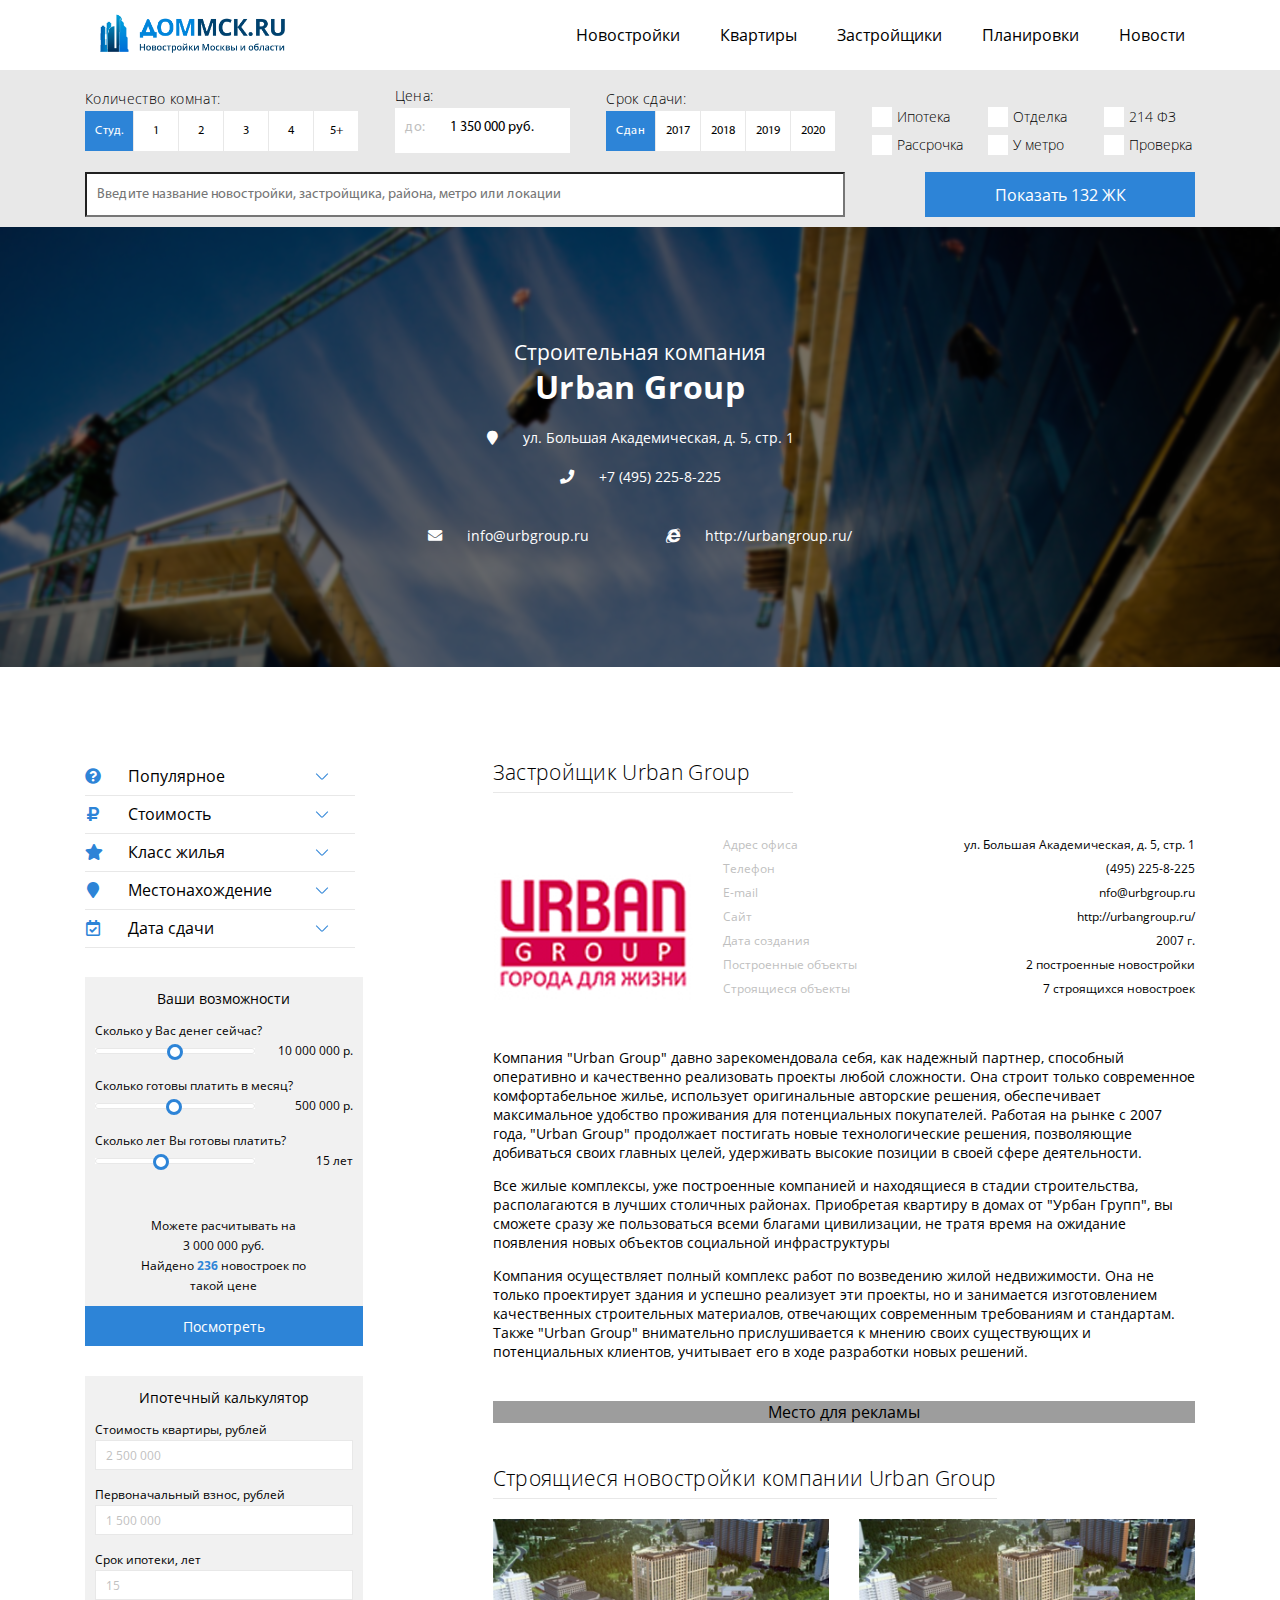
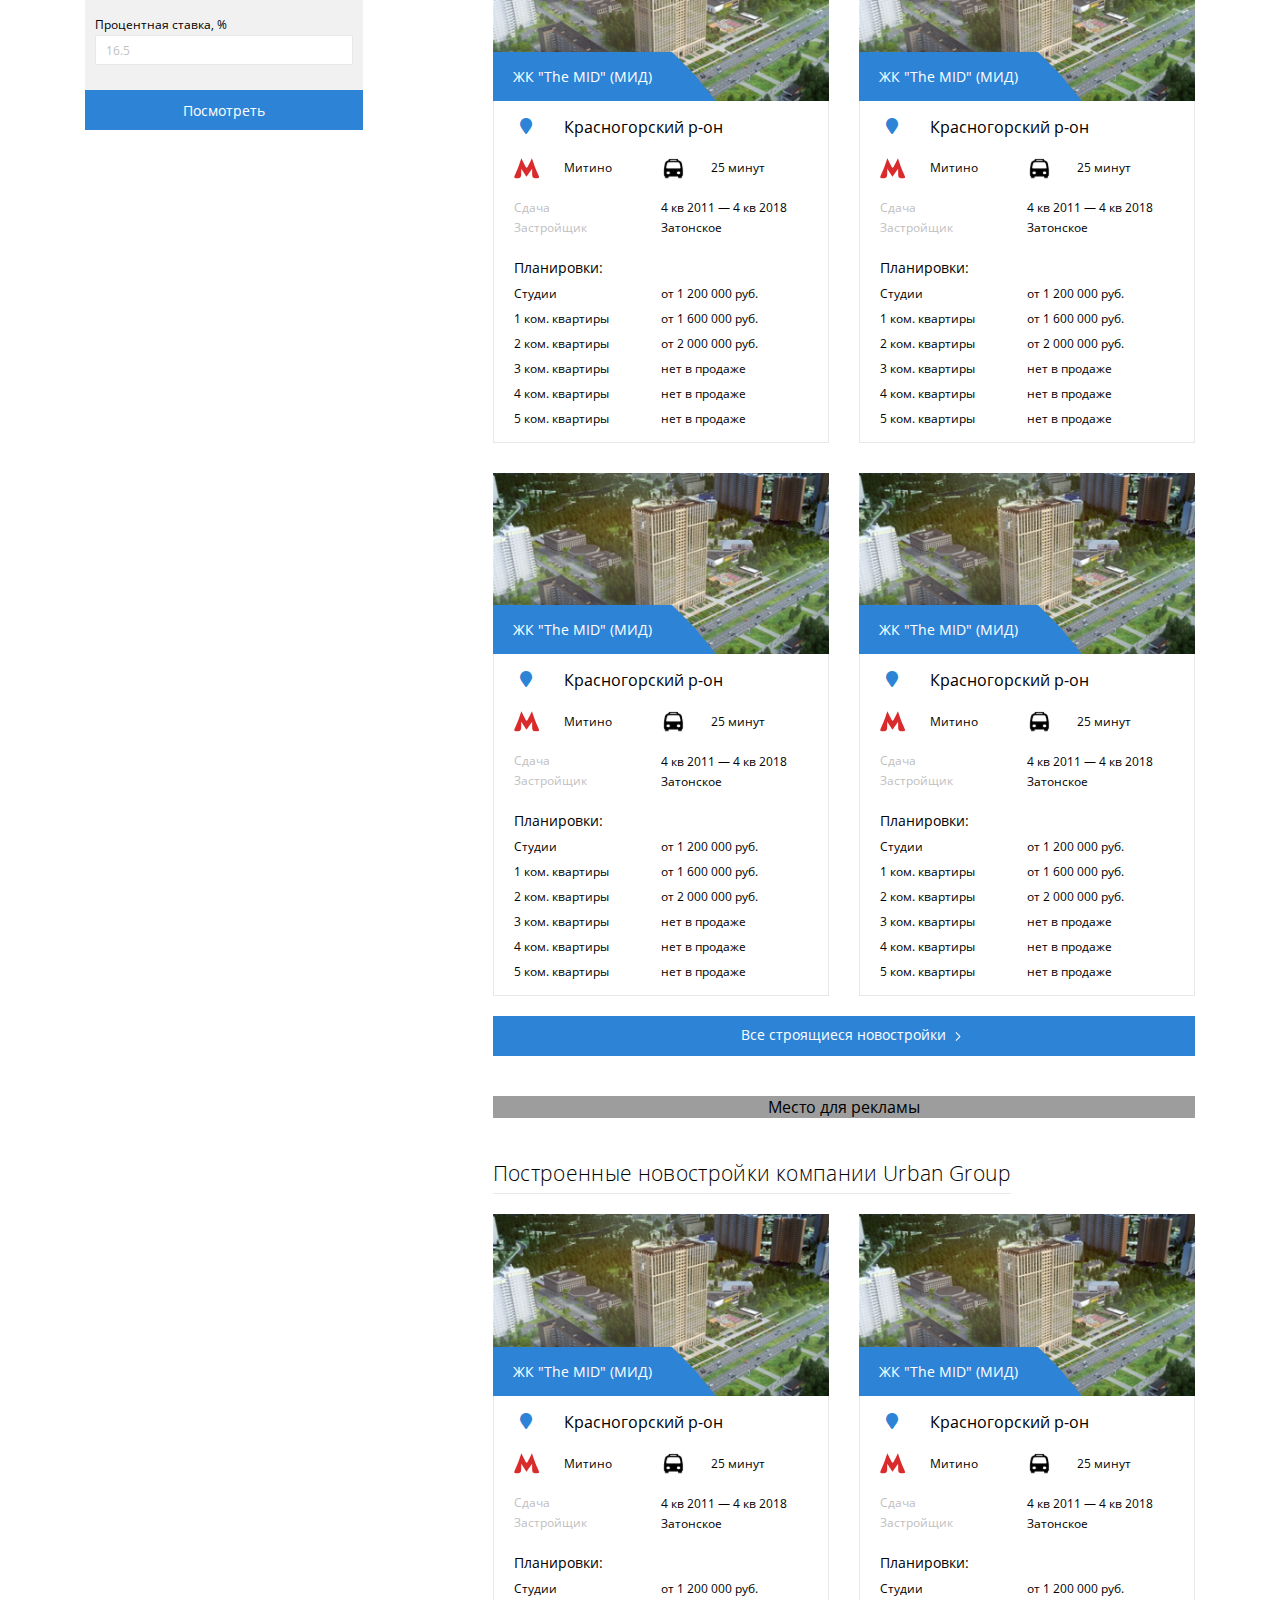
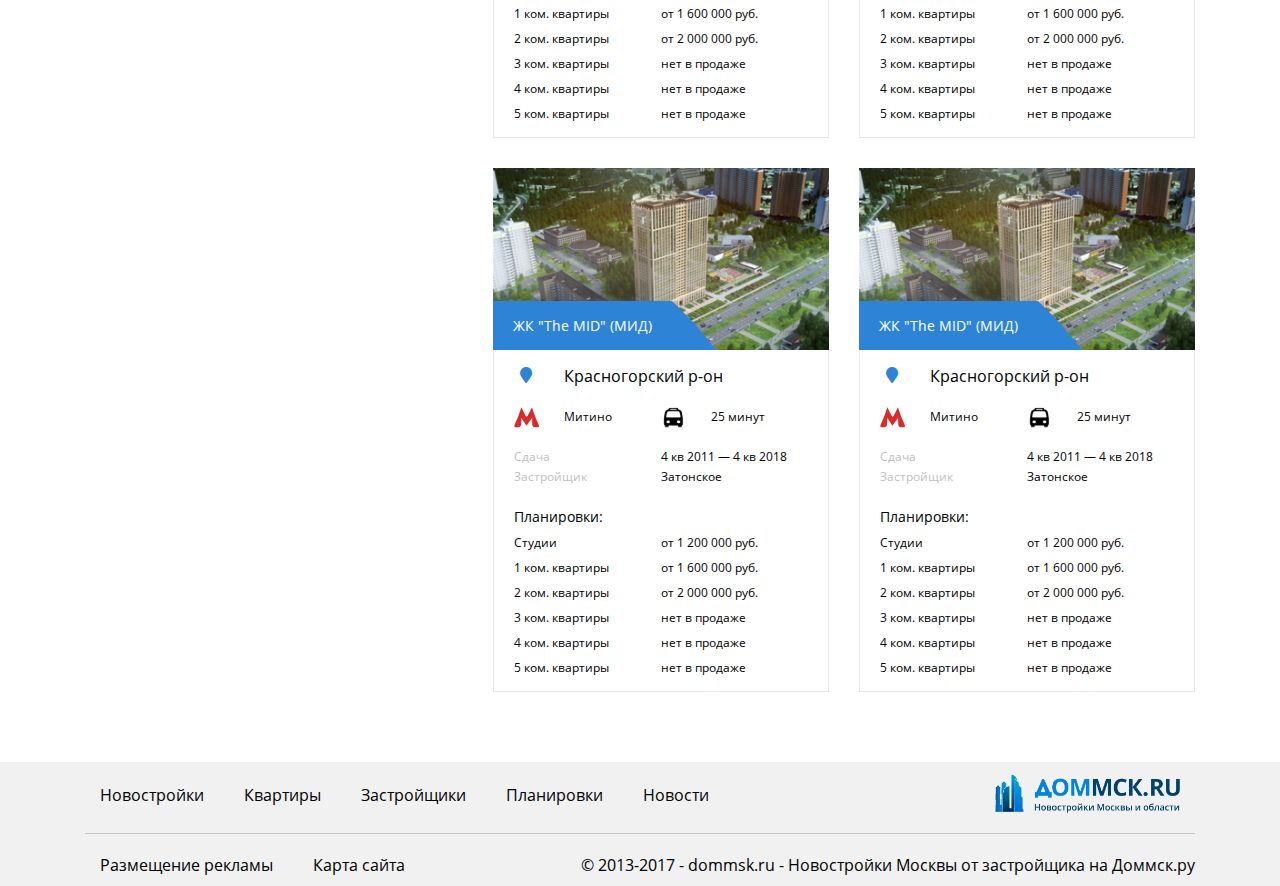
<file: builder-page.html>
<!DOCTYPE html><html class="page-index" lang="ru"><head><meta charset="utf-8"><meta http-equiv="X-UA-Compatible" content="IE=edge"><meta name="viewport" content="width=device-width, initial-scale=1, maximum-scale=1.0, user-scalable=no"><title></title><link rel="stylesheet" href="css/main.css?v=1524144583683"></head><body><div class="top-line"><div class="container d-flex justify-content-between align-items-center"><a class="top-line__logo logo animated fadeInLeft animation__step1"><img class="top-line__image" src="../images/title-logo.png"></a><nav class="top-line__menu menu animated fadeInRight animation__step1"><ul class="top-line__list menu__list"><li class="menu__item"><a class="menu__link" href="/">Новостройки</a></li><li class="menu__item"><a class="menu__link" href="/">Квартиры</a></li><li class="menu__item"><a class="menu__link" href="/">Застройщики</a></li><li class="menu__item"><a class="menu__link" href="/">Планировки</a></li><li class="menu__item"><a class="menu__link" href="/">Новости</a></li></ul></nav><div class="top-line__mobile-btn mobile-btn"><span class="mobile-btn__item" id="mobile-btn"></span></div></div><div class="mobile-menu top-line__mobile-menu animated bounceInDown firstLoad" id="mobile-menu"><div class="mobile-menu__border-top"></div><div class="container d-flex justify-content-between align-items-center"><nav class="menu mobile-menu__nav"><ul class="top-line__list menu__list mobile-menu__list"><li class="menu__item"><a class="menu__link" href="/">Новостройки</a></li><li class="menu__item"><a class="menu__link" href="/">Квартиры</a></li><li class="menu__item"><a class="menu__link" href="/">Застройщики</a></li><li class="menu__item"><a class="menu__link" href="/">Планировки</a></li><li class="menu__item"><a class="menu__link" href="/">Новости</a></li></ul></nav></div></div></div><header class="main-head"><div class="container main-head__content"><form class="search-form" id="header-form"><div class="search-form__group search-form__group--sm-order1"><span class="search-form__text">Количество комнат:</span><ul class="search-form__radio-group search-form__list"><li class="search-form__radio-item" data-index="0">студ.</li><li class="search-form__radio-item" data-index="1">1</li><li class="search-form__radio-item" data-index="2">2</li><li class="search-form__radio-item" data-index="3">3</li><li class="search-form__radio-item" data-index="4">4</li><li class="search-form__radio-item" data-index="5">5+</li></ul></div><div class="search-form__group search-form__group--sm-order2"><span class="search-form__text">Цена:</span><label class="search-form__control">до:<input class="search-form__input search-form__price" type="text" value="1 350 000 руб."></label></div><div class="search-form__group search-form__group--sm-order1"><span class="search-form__text">Срок сдачи: </span><ul class="search-form__radio-group search-form__list"><li class="search-form__radio-item" data-index="0">Сдан</li><li class="search-form__radio-item" data-index="1">2017</li><li class="search-form__radio-item" data-index="2">2018</li><li class="search-form__radio-item" data-index="3">2019</li><li class="search-form__radio-item" data-index="4">2020</li></ul></div><div class="search-form__group search-form__checkboxes search-form__group--sm-order3"><label class="search-form__checkboxes-label"><span class="search-form__checkbox" type="checkbox"></span><span class="search-form__checkbox-text">Ипотека</span></label><label class="search-form__checkboxes-label"><span class="search-form__checkbox" type="checkbox"></span><span class="search-form__checkbox-text">Отделка</span></label><label class="search-form__checkboxes-label"><span class="search-form__checkbox" type="checkbox"></span><span class="search-form__checkbox-text">214 ФЗ</span></label><label class="search-form__checkboxes-label"><span class="search-form__checkbox" type="checkbox"></span><span class="search-form__checkbox-text">Рассрочка</span></label><label class="search-form__checkboxes-label"><span class="search-form__checkbox" type="checkbox"></span><span class="search-form__checkbox-text">У метро</span></label><label class="search-form__checkboxes-label"><span class="search-form__checkbox" type="checkbox"></span><span class="search-form__checkbox-text">Проверка</span></label></div><div class="search-form__group search-form__group--block search-form__group--sm-order3"><input class="search-form__control search-form__area" type="text" placeholder="Введите название новостройки, застройщика, района, метро или локации"></div><div class="search-form__group search-form__group--center search-form__group--sm-order4"><button class="search-form__btn" value="Показать 132 ЖК" type="submit">Показать 132 ЖК</button></div></form></div></header><header class="main-head.main-head--with-bg main-head--builder-page-bg"><div class="container main-head__content"><span class="main-head__subtittle main-head__subtittle--ma main-head__subtittle--acent-color">Строительная компания</span><h1 class="base-title main-head__title animated flipInY animation__step2header title">Urban Group</h1><p class="main-head__text"><span class="fas fa-map-marker main-head__icon"></span><span>ул. Большая Академическая, д. 5, стр. 1</span></p><p class="main-head__text"><span class="fas fa-phone main-head__icon"></span><span>+7 (495) 225-8-225</span></p><div class="main-head__flex-row"><p class="main-head__text"><span class="fas fa-envelope main-head__icon"></span><span>info@urbgroup.ru</span></p><p class="main-head__text"><span class="fab fa-internet-explorer main-head__icon"></span><span>http://urbangroup.ru/</span></p></div></div></header><main class="main-section"><div class="container"><div class="main-section__wrapper"><div class="main-section__aside "><ul class="main-section__sidebar-menu sidebar-menu"><li class="sidebar-menu__item accordion"><div class="sidebar-menu__row accordion__target"><span class="sidebar-menu__icon fas fa-question-circle"></span><span class="sidebar-menu__title">Популярное</span><span class="sidebar-menu__arrow"></span></div><ul class="sidebar-menu__submenu sidebar-submenu accordion__inner"><li class="sidebar-submenu__list-item accordion"><a class="sidebar-submenu__list-header" href="/">Новостройки с акциями-скидками</a></li><li class="sidebar-submenu__list-item accordion"><a class="sidebar-submenu__list-header" href="/">Проверенные новостройки</a></li><li class="sidebar-submenu__list-item accordion"><a class="sidebar-submenu__list-header" href="/">Новостройки с ипотекой</a></li><li class="sidebar-submenu__list-item accordion"><a class="sidebar-submenu__list-header" href="/">Новостройки с рассрочкой</a></li><li class="sidebar-submenu__list-item accordion"><a class="sidebar-submenu__list-header" href="/">Самые дешевые</a></li><li class="sidebar-submenu__list-item accordion"><a class="sidebar-submenu__list-header" href="/">Самые  дорогие</a></li><li class="sidebar-submenu__list-item accordion"><a class="sidebar-submenu__list-header" href="/">Новостройки с отделкой</a></li><li class="sidebar-submenu__list-item accordion"><a class="sidebar-submenu__list-header" href="/">Квартиры у метро</a></li><li class="sidebar-submenu__list-item accordion"><a class="sidebar-submenu__list-header" href="/">Видовые квартиры</a></li></ul></li><li class="sidebar-menu__item accordion"><div class="sidebar-menu__row accordion__target"><span class="sidebar-menu__icon fas fa-ruble-sign"></span><span class="sidebar-menu__title">Стоимость</span><span class="sidebar-menu__arrow"></span></div><ul class="sidebar-menu__submenu sidebar-submenu accordion__inner"><li class="sidebar-submenu__list-item accordion"><a class="sidebar-submenu__list-header" href="/">Квартира за 1 миллион</a></li><li class="sidebar-submenu__list-item accordion"><a class="sidebar-submenu__list-header" href="/">Квартира за 1,5 миллиона</a></li><li class="sidebar-submenu__list-item accordion"><a class="sidebar-submenu__list-header" href="/">Квартира за 2 миллиона</a></li><li class="sidebar-submenu__list-item accordion"><a class="sidebar-submenu__list-header" href="/">Квартира за 2,5 миллиона</a></li><li class="sidebar-submenu__list-item accordion"><a class="sidebar-submenu__list-header" href="/">Квартира за 3 миллиона</a></li><li class="sidebar-submenu__list-item accordion"><a class="sidebar-submenu__list-header" href="/">Квартира за 3,5 миллиона</a></li></ul></li><li class="sidebar-menu__item accordion"><div class="sidebar-menu__row accordion__target"><span class="sidebar-menu__icon fas fa-star"></span><span class="sidebar-menu__title">Класс жилья</span><span class="sidebar-menu__arrow"></span></div><ul class="sidebar-menu__submenu sidebar-submenu accordion__inner"><li class="sidebar-submenu__list-item accordion"><a class="sidebar-submenu__list-header" href="/">Новостройки эконом-класса</a></li><li class="sidebar-submenu__list-item accordion"><a class="sidebar-submenu__list-header" href="/">Новостройки комфорт-класса</a></li><li class="sidebar-submenu__list-item accordion"><a class="sidebar-submenu__list-header" href="/">Новостройки бизнес-класса</a></li><li class="sidebar-submenu__list-item accordion"><a class="sidebar-submenu__list-header" href="/">Элитные новостройки</a></li></ul></li><li class="sidebar-menu__item accordion"><div class="sidebar-menu__row accordion__target"><span class="sidebar-menu__icon fas fa-map-marker"></span><span class="sidebar-menu__title">Местонахождение</span><span class="sidebar-menu__arrow"></span></div><ul class="sidebar-menu__submenu sidebar-submenu accordion__inner"><li class="sidebar-submenu__list-item accordion"><span class="sidebar-submenu__list-header">Москва</span></li><li class="sidebar-submenu__list-item accordion"><div class="sidebar-menu__row sidebar-menu__row--fs accordion__target"><span class="sidebar-submenu__list-link">ВАО</span><span class="sidebar-menu__arrow sidebar-menu__arrow--sub"></span></div><ul class="sidebar-submenu__sub sidebar-sub accordion__inner"><li class="sidebar-sub__list-item"><span>-</span><a class="sidebar-sub__list-link" href="/">Богородское</a></li><li class="sidebar-sub__list-item"><span>-</span><a class="sidebar-sub__list-link" href="/">Измайлово</a></li><li class="sidebar-sub__list-item"><span>-</span><a class="sidebar-sub__list-link" href="/">Косино-Ухтомский</a></li><li class="sidebar-sub__list-item"><span>-</span><a class="sidebar-sub__list-link" href="/">Перово</a></li><li class="sidebar-sub__list-item"><span>-</span><a class="sidebar-sub__list-link" href="/">Преображенское</a></li></ul></li><li class="sidebar-submenu__list-item accordion"><div class="sidebar-menu__row sidebar-menu__row--fs accordion__target"><span class="sidebar-submenu__list-link">ЗАО</span><span class="sidebar-menu__arrow sidebar-menu__arrow--sub"></span></div><ul class="sidebar-submenu__sub sidebar-sub accordion__inner"><li class="sidebar-sub__list-item"><span>-</span><a class="sidebar-sub__list-link" href="/">Богородское</a></li><li class="sidebar-sub__list-item"><span>-</span><a class="sidebar-sub__list-link" href="/">Измайлово</a></li><li class="sidebar-sub__list-item"><span>-</span><a class="sidebar-sub__list-link" href="/">Косино-Ухтомский</a></li><li class="sidebar-sub__list-item"><span>-</span><a class="sidebar-sub__list-link" href="/">Перово</a></li><li class="sidebar-sub__list-item"><span>-</span><a class="sidebar-sub__list-link" href="/">Преображенское</a></li></ul></li><li class="sidebar-submenu__list-item accordion"><div class="sidebar-menu__row sidebar-menu__row--fs accordion__target"><span class="sidebar-submenu__list-link">ЗелАО</span><span class="sidebar-menu__arrow sidebar-menu__arrow--sub"></span></div><ul class="sidebar-submenu__sub sidebar-sub accordion__inner"><li class="sidebar-sub__list-item"><span>-</span><a class="sidebar-sub__list-link" href="/">Богородское</a></li><li class="sidebar-sub__list-item"><span>-</span><a class="sidebar-sub__list-link" href="/">Измайлово</a></li><li class="sidebar-sub__list-item"><span>-</span><a class="sidebar-sub__list-link" href="/">Косино-Ухтомский</a></li><li class="sidebar-sub__list-item"><span>-</span><a class="sidebar-sub__list-link" href="/">Перово</a></li><li class="sidebar-sub__list-item"><span>-</span><a class="sidebar-sub__list-link" href="/">Преображенское</a></li></ul></li><li class="sidebar-submenu__list-item accordion"><span class="sidebar-submenu__list-header">Московская область</span></li><li class="sidebar-submenu__list-item accordion"><div class="sidebar-menu__row sidebar-menu__row--fs accordion__target"><span class="sidebar-submenu__list-link">Балашихинский</span><span class="sidebar-menu__arrow sidebar-menu__arrow--sub"></span></div><ul class="sidebar-submenu__sub sidebar-sub accordion__inner"><li class="sidebar-sub__list-item"><span>-</span><a class="sidebar-sub__list-link" href="/">Богородское</a></li><li class="sidebar-sub__list-item"><span>-</span><a class="sidebar-sub__list-link" href="/">Измайлово</a></li><li class="sidebar-sub__list-item"><span>-</span><a class="sidebar-sub__list-link" href="/">Косино-Ухтомский</a></li><li class="sidebar-sub__list-item"><span>-</span><a class="sidebar-sub__list-link" href="/">Перово</a></li><li class="sidebar-sub__list-item"><span>-</span><a class="sidebar-sub__list-link" href="/">Преображенское</a></li></ul></li></ul></li><li class="sidebar-menu__item accordion"><div class="sidebar-menu__row accordion__target"><span class="sidebar-menu__icon far fa-calendar-check"></span><span class="sidebar-menu__title">Дата сдачи</span><span class="sidebar-menu__arrow"></span></div><ul class="sidebar-menu__submenu sidebar-submenu accordion__inner"><li class="sidebar-submenu__list-item accordion"><a class="sidebar-submenu__list-header" href="/">1 квартал 2018</a></li><li class="sidebar-submenu__list-item accordion"><a class="sidebar-submenu__list-header" href="/">2 квартал 2018</a></li><li class="sidebar-submenu__list-item accordion"><a class="sidebar-submenu__list-header" href="/">3 квартал 2018</a></li><li class="sidebar-submenu__list-item accordion"><a class="sidebar-submenu__list-header" href="/">4 квартал 2018</a></li></ul></li></ul><div class="sidebar-menu__widget widget"><h4 class="widget__title">Ваши возможности</h4><form class="widget__form" id="options"><label class="widget__wrapp">Сколько у Вас денег сейчас?</label><div class="widget__form-group"><input class="widget__control" type="range" min="0" max="20000000" step="100000" value="10000000"><span class="widget__text" data-postfix=" р.">0 р.</span></div><label class="widget__wrapp">Сколько готовы платить в месяц?</label><div class="widget__form-group"><input class="widget__control" type="range" min="10000" max="1000000" step="10000" value="500000"><span class="widget__text" data-postfix=" р.">0 р.</span></div><label class="widget__wrapp">Сколько лет Вы готовы платить?</label><div class="widget__form-group"><input class="widget__control" type="range" min="5" max="30" value="15"><span class="widget__text" data-postfix=" лет">0 лет</span></div><div class="widget__result"><span>Можете расчитывать на</span><span data-type="result">3 000 000 руб.</span><span>Найдено <b>236</b> новостроек по такой цене</span></div><button class="widget__btn" type="submit">Посмотреть</button></form></div><div class="sidebar-menu__widget widget"><h4 class="widget__title">Ипотечный калькулятор</h4><form class="widget__form" id="calculator"><label class="widget__wrapp">Стоимость квартиры, рублей</label><div class="widget__form-group"><input class="widget__control" type="text" placeholder="2 500 000" data-type="price"></div><label class="widget__wrapp">Первоначальный взнос, рублей</label><div class="widget__form-group"><input class="widget__control" type="text" placeholder="1 500 000" data-type="installment"></div><label class="widget__wrapp">Срок ипотеки, лет</label><div class="widget__form-group"><input class="widget__control" type="text" placeholder="15" data-type="term"></div><label class="widget__wrapp">Процентная ставка, %</label><div class="widget__form-group"><input class="widget__control" type="text" placeholder="16.5" data-type="procent"></div><button class="widget__btn" type="submit">Посмотреть</button></form></div></div><div class="main-section__content"><h2 class="base-title base-title--type2 base-title--black main-section__title main-section__title--with-bb main-section__title--mb">Застройщик Urban Group</h2><div class="content__long-post long-post long-post--1frRep3fr"><div class="long-post__poster long-post__poster--without-bg long-post__poster--mw200 long-post__poster--mh200"><img class="long-post__img" src="../../images/builder-page.png"></div><div class="long-post__text-wrapper"><div class="long-post__text"><ul class="long-post__list"><li class="long-post__list-item"><span class="long-post__shadow-text">Адрес офиса</span><span class="long-post__value">ул. Большая Академическая, д. 5, стр. 1</span></li><li class="long-post__list-item"><span class="long-post__shadow-text">Телефон</span><span class="long-post__value">(495) 225-8-225</span></li><li class="long-post__list-item"><span class="long-post__shadow-text">E-mail</span><span class="long-post__value">nfo@urbgroup.ru</span></li><li class="long-post__list-item"><span class="long-post__shadow-text">Сайт</span><span class="long-post__value">http://urbangroup.ru/</span></li><li class="long-post__list-item"><span class="long-post__shadow-text">Дата создания</span><span class="long-post__value">2007 г.</span></li><li class="long-post__list-item"><span class="long-post__shadow-text">Построенные объекты</span><span class="long-post__value">2 построенные новостройки</span></li><li class="long-post__list-item"><span class="long-post__shadow-text">Строящиеся объекты</span><span class="long-post__value">7 строящихся новостроек</span></li></ul></div></div></div><p class="info-block">Компания "Urban Group" давно зарекомендовала себя, как надежный партнер, способный оперативно и качественно реализовать проекты любой сложности. Она строит только современное комфортабельное жилье, использует оригинальные авторские решения, обеспечивает максимальное удобство проживания для потенциальных покупателей. Работая на рынке с 2007 года, "Urban Group" продолжает постигать новые технологические решения, позволяющие добиваться своих главных целей, удерживать высокие позиции в своей сфере деятельности.</p><p class="info-block">Все жилые комплексы, уже построенные компанией и находящиеся в стадии строительства, располагаются в лучших столичных районах. Приобретая квартиру в домах от "Урбан Групп", вы сможете сразу же пользоваться всеми благами цивилизации, не тратя время на ожидание появления новых объектов социальной инфраструктуры</p><p class="info-block"> Компания осуществляет полный комплекс работ по возведению жилой недвижимости. Она не только проектирует здания и успешно реализует эти проекты, но и занимается изготовлением качественных строительных материалов, отвечающих современным требованиям и стандартам. Также "Urban Group" внимательно прислушивается к мнению своих существующих и потенциальных клиентов, учитывает его в ходе разработки новых решений.</p><div class="content__adversting">Место для рекламы</div><h2 class="base-title base-title--type2 base-title--black main-section__title main-section__title--with-bb main-section__title--mb">Строящиеся новостройки компании Urban Group</h2><div class="content__post-card"><a class="post-card post-card__wrapper" href="/"><div class="post-card__poster "><img class="post-card__img" src="../../images/card-1.png"><span class="post-card__title">ЖК &quot;The MID&quot; (МИД)</span></div><div class="post-card__content"><p class="post-card__location "><span class="fas fa-map-marker post-card__icon post-card__icon--blue"></span><span>Красногорский р-он</span></p><div class="post-card__row"><div class="post-card__row-item"><span class="post-card__icon post-card__icon--red"><svg><use xlink:href="/images/sprites.svg#metro"></use></svg></span><span class="post-card__text">Митино</span></div><div class="post-card__row-item"><span class="post-card__icon post-card__icon--blue"><svg><use xlink:href="/images/sprites.svg#bus"></use></svg></span><span class="post-card__text">25 минут</span></div></div><div class="post-card__row"><div class="post-card__row-item"><span class="post-card__text post-card__text--shadow">Сдача</span></div><div class="post-card__row-item"><span class="post-card__text">4 кв 2011 — 4 кв 2018</span></div></div><div class="post-card__row post-card__row--no-mt"><div class="post-card__row-item"><span class="post-card__text post-card__text--shadow">Застройщик</span></div><div class="post-card__row-item"><span class="post-card__text">Затонское</span></div></div><div class="post-card__row"><span class="post-card__text post-card__text--big">Планировки:</span></div><div class="post-card__row post-card__row--sm-mt"><div class="post-card__row-item"> <span class="post-card__text">Студии</span></div><div class="post-card__row-item"> <span class="post-card__text">от 1 200 000 руб.</span></div></div><div class="post-card__row post-card__row--sm-mt"><div class="post-card__row-item"> <span class="post-card__text">1 ком. квартиры</span></div><div class="post-card__row-item"> <span class="post-card__text">от 1 600 000 руб.</span></div></div><div class="post-card__row post-card__row--sm-mt"><div class="post-card__row-item"> <span class="post-card__text">2 ком. квартиры</span></div><div class="post-card__row-item"> <span class="post-card__text">от 2 000 000 руб.</span></div></div><div class="post-card__row post-card__row--sm-mt"><div class="post-card__row-item"> <span class="post-card__text">3 ком. квартиры</span></div><div class="post-card__row-item"> <span class="post-card__text">нет в продаже</span></div></div><div class="post-card__row post-card__row--sm-mt"><div class="post-card__row-item"> <span class="post-card__text">4 ком. квартиры</span></div><div class="post-card__row-item"> <span class="post-card__text">нет в продаже</span></div></div><div class="post-card__row post-card__row--sm-mt"><div class="post-card__row-item"> <span class="post-card__text">5 ком. квартиры</span></div><div class="post-card__row-item"> <span class="post-card__text">нет в продаже</span></div></div></div></a><a class="post-card post-card__wrapper" href="/"><div class="post-card__poster "><img class="post-card__img" src="../../images/card-1.png"><span class="post-card__title">ЖК &quot;The MID&quot; (МИД)</span></div><div class="post-card__content"><p class="post-card__location "><span class="fas fa-map-marker post-card__icon post-card__icon--blue"></span><span>Красногорский р-он</span></p><div class="post-card__row"><div class="post-card__row-item"><span class="post-card__icon post-card__icon--red"><svg><use xlink:href="/images/sprites.svg#metro"></use></svg></span><span class="post-card__text">Митино</span></div><div class="post-card__row-item"><span class="post-card__icon post-card__icon--blue"><svg><use xlink:href="/images/sprites.svg#bus"></use></svg></span><span class="post-card__text">25 минут</span></div></div><div class="post-card__row"><div class="post-card__row-item"><span class="post-card__text post-card__text--shadow">Сдача</span></div><div class="post-card__row-item"><span class="post-card__text">4 кв 2011 — 4 кв 2018</span></div></div><div class="post-card__row post-card__row--no-mt"><div class="post-card__row-item"><span class="post-card__text post-card__text--shadow">Застройщик</span></div><div class="post-card__row-item"><span class="post-card__text">Затонское</span></div></div><div class="post-card__row"><span class="post-card__text post-card__text--big">Планировки:</span></div><div class="post-card__row post-card__row--sm-mt"><div class="post-card__row-item"> <span class="post-card__text">Студии</span></div><div class="post-card__row-item"> <span class="post-card__text">от 1 200 000 руб.</span></div></div><div class="post-card__row post-card__row--sm-mt"><div class="post-card__row-item"> <span class="post-card__text">1 ком. квартиры</span></div><div class="post-card__row-item"> <span class="post-card__text">от 1 600 000 руб.</span></div></div><div class="post-card__row post-card__row--sm-mt"><div class="post-card__row-item"> <span class="post-card__text">2 ком. квартиры</span></div><div class="post-card__row-item"> <span class="post-card__text">от 2 000 000 руб.</span></div></div><div class="post-card__row post-card__row--sm-mt"><div class="post-card__row-item"> <span class="post-card__text">3 ком. квартиры</span></div><div class="post-card__row-item"> <span class="post-card__text">нет в продаже</span></div></div><div class="post-card__row post-card__row--sm-mt"><div class="post-card__row-item"> <span class="post-card__text">4 ком. квартиры</span></div><div class="post-card__row-item"> <span class="post-card__text">нет в продаже</span></div></div><div class="post-card__row post-card__row--sm-mt"><div class="post-card__row-item"> <span class="post-card__text">5 ком. квартиры</span></div><div class="post-card__row-item"> <span class="post-card__text">нет в продаже</span></div></div></div></a><a class="post-card post-card__wrapper" href="/"><div class="post-card__poster "><img class="post-card__img" src="../../images/card-1.png"><span class="post-card__title">ЖК &quot;The MID&quot; (МИД)</span></div><div class="post-card__content"><p class="post-card__location "><span class="fas fa-map-marker post-card__icon post-card__icon--blue"></span><span>Красногорский р-он</span></p><div class="post-card__row"><div class="post-card__row-item"><span class="post-card__icon post-card__icon--red"><svg><use xlink:href="/images/sprites.svg#metro"></use></svg></span><span class="post-card__text">Митино</span></div><div class="post-card__row-item"><span class="post-card__icon post-card__icon--blue"><svg><use xlink:href="/images/sprites.svg#bus"></use></svg></span><span class="post-card__text">25 минут</span></div></div><div class="post-card__row"><div class="post-card__row-item"><span class="post-card__text post-card__text--shadow">Сдача</span></div><div class="post-card__row-item"><span class="post-card__text">4 кв 2011 — 4 кв 2018</span></div></div><div class="post-card__row post-card__row--no-mt"><div class="post-card__row-item"><span class="post-card__text post-card__text--shadow">Застройщик</span></div><div class="post-card__row-item"><span class="post-card__text">Затонское</span></div></div><div class="post-card__row"><span class="post-card__text post-card__text--big">Планировки:</span></div><div class="post-card__row post-card__row--sm-mt"><div class="post-card__row-item"> <span class="post-card__text">Студии</span></div><div class="post-card__row-item"> <span class="post-card__text">от 1 200 000 руб.</span></div></div><div class="post-card__row post-card__row--sm-mt"><div class="post-card__row-item"> <span class="post-card__text">1 ком. квартиры</span></div><div class="post-card__row-item"> <span class="post-card__text">от 1 600 000 руб.</span></div></div><div class="post-card__row post-card__row--sm-mt"><div class="post-card__row-item"> <span class="post-card__text">2 ком. квартиры</span></div><div class="post-card__row-item"> <span class="post-card__text">от 2 000 000 руб.</span></div></div><div class="post-card__row post-card__row--sm-mt"><div class="post-card__row-item"> <span class="post-card__text">3 ком. квартиры</span></div><div class="post-card__row-item"> <span class="post-card__text">нет в продаже</span></div></div><div class="post-card__row post-card__row--sm-mt"><div class="post-card__row-item"> <span class="post-card__text">4 ком. квартиры</span></div><div class="post-card__row-item"> <span class="post-card__text">нет в продаже</span></div></div><div class="post-card__row post-card__row--sm-mt"><div class="post-card__row-item"> <span class="post-card__text">5 ком. квартиры</span></div><div class="post-card__row-item"> <span class="post-card__text">нет в продаже</span></div></div></div></a><a class="post-card post-card__wrapper" href="/"><div class="post-card__poster "><img class="post-card__img" src="../../images/card-1.png"><span class="post-card__title">ЖК &quot;The MID&quot; (МИД)</span></div><div class="post-card__content"><p class="post-card__location "><span class="fas fa-map-marker post-card__icon post-card__icon--blue"></span><span>Красногорский р-он</span></p><div class="post-card__row"><div class="post-card__row-item"><span class="post-card__icon post-card__icon--red"><svg><use xlink:href="/images/sprites.svg#metro"></use></svg></span><span class="post-card__text">Митино</span></div><div class="post-card__row-item"><span class="post-card__icon post-card__icon--blue"><svg><use xlink:href="/images/sprites.svg#bus"></use></svg></span><span class="post-card__text">25 минут</span></div></div><div class="post-card__row"><div class="post-card__row-item"><span class="post-card__text post-card__text--shadow">Сдача</span></div><div class="post-card__row-item"><span class="post-card__text">4 кв 2011 — 4 кв 2018</span></div></div><div class="post-card__row post-card__row--no-mt"><div class="post-card__row-item"><span class="post-card__text post-card__text--shadow">Застройщик</span></div><div class="post-card__row-item"><span class="post-card__text">Затонское</span></div></div><div class="post-card__row"><span class="post-card__text post-card__text--big">Планировки:</span></div><div class="post-card__row post-card__row--sm-mt"><div class="post-card__row-item"> <span class="post-card__text">Студии</span></div><div class="post-card__row-item"> <span class="post-card__text">от 1 200 000 руб.</span></div></div><div class="post-card__row post-card__row--sm-mt"><div class="post-card__row-item"> <span class="post-card__text">1 ком. квартиры</span></div><div class="post-card__row-item"> <span class="post-card__text">от 1 600 000 руб.</span></div></div><div class="post-card__row post-card__row--sm-mt"><div class="post-card__row-item"> <span class="post-card__text">2 ком. квартиры</span></div><div class="post-card__row-item"> <span class="post-card__text">от 2 000 000 руб.</span></div></div><div class="post-card__row post-card__row--sm-mt"><div class="post-card__row-item"> <span class="post-card__text">3 ком. квартиры</span></div><div class="post-card__row-item"> <span class="post-card__text">нет в продаже</span></div></div><div class="post-card__row post-card__row--sm-mt"><div class="post-card__row-item"> <span class="post-card__text">4 ком. квартиры</span></div><div class="post-card__row-item"> <span class="post-card__text">нет в продаже</span></div></div><div class="post-card__row post-card__row--sm-mt"><div class="post-card__row-item"> <span class="post-card__text">5 ком. квартиры</span></div><div class="post-card__row-item"> <span class="post-card__text">нет в продаже</span></div></div></div></a></div><a class="content__btn" href="/"> <span>Все строящиеся новостройки</span><span class="content__arrow"></span></a><div class="content__adversting">Место для рекламы</div><h2 class="base-title base-title--type2 base-title--black main-section__title main-section__title--with-bb main-section__title--mb">Построенные новостройки компании Urban Group</h2><div class="content__post-card"><a class="post-card post-card__wrapper" href="/"><div class="post-card__poster "><img class="post-card__img" src="../../images/card-1.png"><span class="post-card__title">ЖК &quot;The MID&quot; (МИД)</span></div><div class="post-card__content"><p class="post-card__location "><span class="fas fa-map-marker post-card__icon post-card__icon--blue"></span><span>Красногорский р-он</span></p><div class="post-card__row"><div class="post-card__row-item"><span class="post-card__icon post-card__icon--red"><svg><use xlink:href="/images/sprites.svg#metro"></use></svg></span><span class="post-card__text">Митино</span></div><div class="post-card__row-item"><span class="post-card__icon post-card__icon--blue"><svg><use xlink:href="/images/sprites.svg#bus"></use></svg></span><span class="post-card__text">25 минут</span></div></div><div class="post-card__row"><div class="post-card__row-item"><span class="post-card__text post-card__text--shadow">Сдача</span></div><div class="post-card__row-item"><span class="post-card__text">4 кв 2011 — 4 кв 2018</span></div></div><div class="post-card__row post-card__row--no-mt"><div class="post-card__row-item"><span class="post-card__text post-card__text--shadow">Застройщик</span></div><div class="post-card__row-item"><span class="post-card__text">Затонское</span></div></div><div class="post-card__row"><span class="post-card__text post-card__text--big">Планировки:</span></div><div class="post-card__row post-card__row--sm-mt"><div class="post-card__row-item"> <span class="post-card__text">Студии</span></div><div class="post-card__row-item"> <span class="post-card__text">от 1 200 000 руб.</span></div></div><div class="post-card__row post-card__row--sm-mt"><div class="post-card__row-item"> <span class="post-card__text">1 ком. квартиры</span></div><div class="post-card__row-item"> <span class="post-card__text">от 1 600 000 руб.</span></div></div><div class="post-card__row post-card__row--sm-mt"><div class="post-card__row-item"> <span class="post-card__text">2 ком. квартиры</span></div><div class="post-card__row-item"> <span class="post-card__text">от 2 000 000 руб.</span></div></div><div class="post-card__row post-card__row--sm-mt"><div class="post-card__row-item"> <span class="post-card__text">3 ком. квартиры</span></div><div class="post-card__row-item"> <span class="post-card__text">нет в продаже</span></div></div><div class="post-card__row post-card__row--sm-mt"><div class="post-card__row-item"> <span class="post-card__text">4 ком. квартиры</span></div><div class="post-card__row-item"> <span class="post-card__text">нет в продаже</span></div></div><div class="post-card__row post-card__row--sm-mt"><div class="post-card__row-item"> <span class="post-card__text">5 ком. квартиры</span></div><div class="post-card__row-item"> <span class="post-card__text">нет в продаже</span></div></div></div></a><a class="post-card post-card__wrapper" href="/"><div class="post-card__poster "><img class="post-card__img" src="../../images/card-1.png"><span class="post-card__title">ЖК &quot;The MID&quot; (МИД)</span></div><div class="post-card__content"><p class="post-card__location "><span class="fas fa-map-marker post-card__icon post-card__icon--blue"></span><span>Красногорский р-он</span></p><div class="post-card__row"><div class="post-card__row-item"><span class="post-card__icon post-card__icon--red"><svg><use xlink:href="/images/sprites.svg#metro"></use></svg></span><span class="post-card__text">Митино</span></div><div class="post-card__row-item"><span class="post-card__icon post-card__icon--blue"><svg><use xlink:href="/images/sprites.svg#bus"></use></svg></span><span class="post-card__text">25 минут</span></div></div><div class="post-card__row"><div class="post-card__row-item"><span class="post-card__text post-card__text--shadow">Сдача</span></div><div class="post-card__row-item"><span class="post-card__text">4 кв 2011 — 4 кв 2018</span></div></div><div class="post-card__row post-card__row--no-mt"><div class="post-card__row-item"><span class="post-card__text post-card__text--shadow">Застройщик</span></div><div class="post-card__row-item"><span class="post-card__text">Затонское</span></div></div><div class="post-card__row"><span class="post-card__text post-card__text--big">Планировки:</span></div><div class="post-card__row post-card__row--sm-mt"><div class="post-card__row-item"> <span class="post-card__text">Студии</span></div><div class="post-card__row-item"> <span class="post-card__text">от 1 200 000 руб.</span></div></div><div class="post-card__row post-card__row--sm-mt"><div class="post-card__row-item"> <span class="post-card__text">1 ком. квартиры</span></div><div class="post-card__row-item"> <span class="post-card__text">от 1 600 000 руб.</span></div></div><div class="post-card__row post-card__row--sm-mt"><div class="post-card__row-item"> <span class="post-card__text">2 ком. квартиры</span></div><div class="post-card__row-item"> <span class="post-card__text">от 2 000 000 руб.</span></div></div><div class="post-card__row post-card__row--sm-mt"><div class="post-card__row-item"> <span class="post-card__text">3 ком. квартиры</span></div><div class="post-card__row-item"> <span class="post-card__text">нет в продаже</span></div></div><div class="post-card__row post-card__row--sm-mt"><div class="post-card__row-item"> <span class="post-card__text">4 ком. квартиры</span></div><div class="post-card__row-item"> <span class="post-card__text">нет в продаже</span></div></div><div class="post-card__row post-card__row--sm-mt"><div class="post-card__row-item"> <span class="post-card__text">5 ком. квартиры</span></div><div class="post-card__row-item"> <span class="post-card__text">нет в продаже</span></div></div></div></a><a class="post-card post-card__wrapper" href="/"><div class="post-card__poster "><img class="post-card__img" src="../../images/card-1.png"><span class="post-card__title">ЖК &quot;The MID&quot; (МИД)</span></div><div class="post-card__content"><p class="post-card__location "><span class="fas fa-map-marker post-card__icon post-card__icon--blue"></span><span>Красногорский р-он</span></p><div class="post-card__row"><div class="post-card__row-item"><span class="post-card__icon post-card__icon--red"><svg><use xlink:href="/images/sprites.svg#metro"></use></svg></span><span class="post-card__text">Митино</span></div><div class="post-card__row-item"><span class="post-card__icon post-card__icon--blue"><svg><use xlink:href="/images/sprites.svg#bus"></use></svg></span><span class="post-card__text">25 минут</span></div></div><div class="post-card__row"><div class="post-card__row-item"><span class="post-card__text post-card__text--shadow">Сдача</span></div><div class="post-card__row-item"><span class="post-card__text">4 кв 2011 — 4 кв 2018</span></div></div><div class="post-card__row post-card__row--no-mt"><div class="post-card__row-item"><span class="post-card__text post-card__text--shadow">Застройщик</span></div><div class="post-card__row-item"><span class="post-card__text">Затонское</span></div></div><div class="post-card__row"><span class="post-card__text post-card__text--big">Планировки:</span></div><div class="post-card__row post-card__row--sm-mt"><div class="post-card__row-item"> <span class="post-card__text">Студии</span></div><div class="post-card__row-item"> <span class="post-card__text">от 1 200 000 руб.</span></div></div><div class="post-card__row post-card__row--sm-mt"><div class="post-card__row-item"> <span class="post-card__text">1 ком. квартиры</span></div><div class="post-card__row-item"> <span class="post-card__text">от 1 600 000 руб.</span></div></div><div class="post-card__row post-card__row--sm-mt"><div class="post-card__row-item"> <span class="post-card__text">2 ком. квартиры</span></div><div class="post-card__row-item"> <span class="post-card__text">от 2 000 000 руб.</span></div></div><div class="post-card__row post-card__row--sm-mt"><div class="post-card__row-item"> <span class="post-card__text">3 ком. квартиры</span></div><div class="post-card__row-item"> <span class="post-card__text">нет в продаже</span></div></div><div class="post-card__row post-card__row--sm-mt"><div class="post-card__row-item"> <span class="post-card__text">4 ком. квартиры</span></div><div class="post-card__row-item"> <span class="post-card__text">нет в продаже</span></div></div><div class="post-card__row post-card__row--sm-mt"><div class="post-card__row-item"> <span class="post-card__text">5 ком. квартиры</span></div><div class="post-card__row-item"> <span class="post-card__text">нет в продаже</span></div></div></div></a><a class="post-card post-card__wrapper" href="/"><div class="post-card__poster "><img class="post-card__img" src="../../images/card-1.png"><span class="post-card__title">ЖК &quot;The MID&quot; (МИД)</span></div><div class="post-card__content"><p class="post-card__location "><span class="fas fa-map-marker post-card__icon post-card__icon--blue"></span><span>Красногорский р-он</span></p><div class="post-card__row"><div class="post-card__row-item"><span class="post-card__icon post-card__icon--red"><svg><use xlink:href="/images/sprites.svg#metro"></use></svg></span><span class="post-card__text">Митино</span></div><div class="post-card__row-item"><span class="post-card__icon post-card__icon--blue"><svg><use xlink:href="/images/sprites.svg#bus"></use></svg></span><span class="post-card__text">25 минут</span></div></div><div class="post-card__row"><div class="post-card__row-item"><span class="post-card__text post-card__text--shadow">Сдача</span></div><div class="post-card__row-item"><span class="post-card__text">4 кв 2011 — 4 кв 2018</span></div></div><div class="post-card__row post-card__row--no-mt"><div class="post-card__row-item"><span class="post-card__text post-card__text--shadow">Застройщик</span></div><div class="post-card__row-item"><span class="post-card__text">Затонское</span></div></div><div class="post-card__row"><span class="post-card__text post-card__text--big">Планировки:</span></div><div class="post-card__row post-card__row--sm-mt"><div class="post-card__row-item"> <span class="post-card__text">Студии</span></div><div class="post-card__row-item"> <span class="post-card__text">от 1 200 000 руб.</span></div></div><div class="post-card__row post-card__row--sm-mt"><div class="post-card__row-item"> <span class="post-card__text">1 ком. квартиры</span></div><div class="post-card__row-item"> <span class="post-card__text">от 1 600 000 руб.</span></div></div><div class="post-card__row post-card__row--sm-mt"><div class="post-card__row-item"> <span class="post-card__text">2 ком. квартиры</span></div><div class="post-card__row-item"> <span class="post-card__text">от 2 000 000 руб.</span></div></div><div class="post-card__row post-card__row--sm-mt"><div class="post-card__row-item"> <span class="post-card__text">3 ком. квартиры</span></div><div class="post-card__row-item"> <span class="post-card__text">нет в продаже</span></div></div><div class="post-card__row post-card__row--sm-mt"><div class="post-card__row-item"> <span class="post-card__text">4 ком. квартиры</span></div><div class="post-card__row-item"> <span class="post-card__text">нет в продаже</span></div></div><div class="post-card__row post-card__row--sm-mt"><div class="post-card__row-item"> <span class="post-card__text">5 ком. квартиры</span></div><div class="post-card__row-item"> <span class="post-card__text">нет в продаже</span></div></div></div></a></div></div></div></div></main><footer class="main-foot"><div class="container d-flex justify-content-between align-items-center"><nav class="main-foot__menu menu"><ul class="main-foot__list menu__list"><li class="menu__item"><a class="menu__link" href="/">Новостройки</a></li><li class="menu__item"><a class="menu__link" href="/">Квартиры</a></li><li class="menu__item"><a class="menu__link" href="/">Застройщики</a></li><li class="menu__item"><a class="menu__link" href="/">Планировки</a></li><li class="menu__item"><a class="menu__link" href="/">Новости</a></li></ul></nav><a class="logo main-foot__logo"><img class="top-line__image" src="../images/title-logo.png"></a></div><div class="container"><div class="main-foot__b-line"><ul class="main-foot__list main-foot__list--md-cl"><li class="menu__item"><a class="menu__link" href="/">Размещение рекламы</a></li><li class="menu__item"><a class="menu__link" href="/">Карта сайта</a></li></ul><p class="main-foot__copyright">© 2013-2017 - dommsk.ru - Новостройки Москвы от застройщика на Доммск.ру </p></div></div></footer><script src="js/vendor.js?v=1524144583683"></script><script src="js/main.js?v=1524144583683"></script></body></html>
</file>
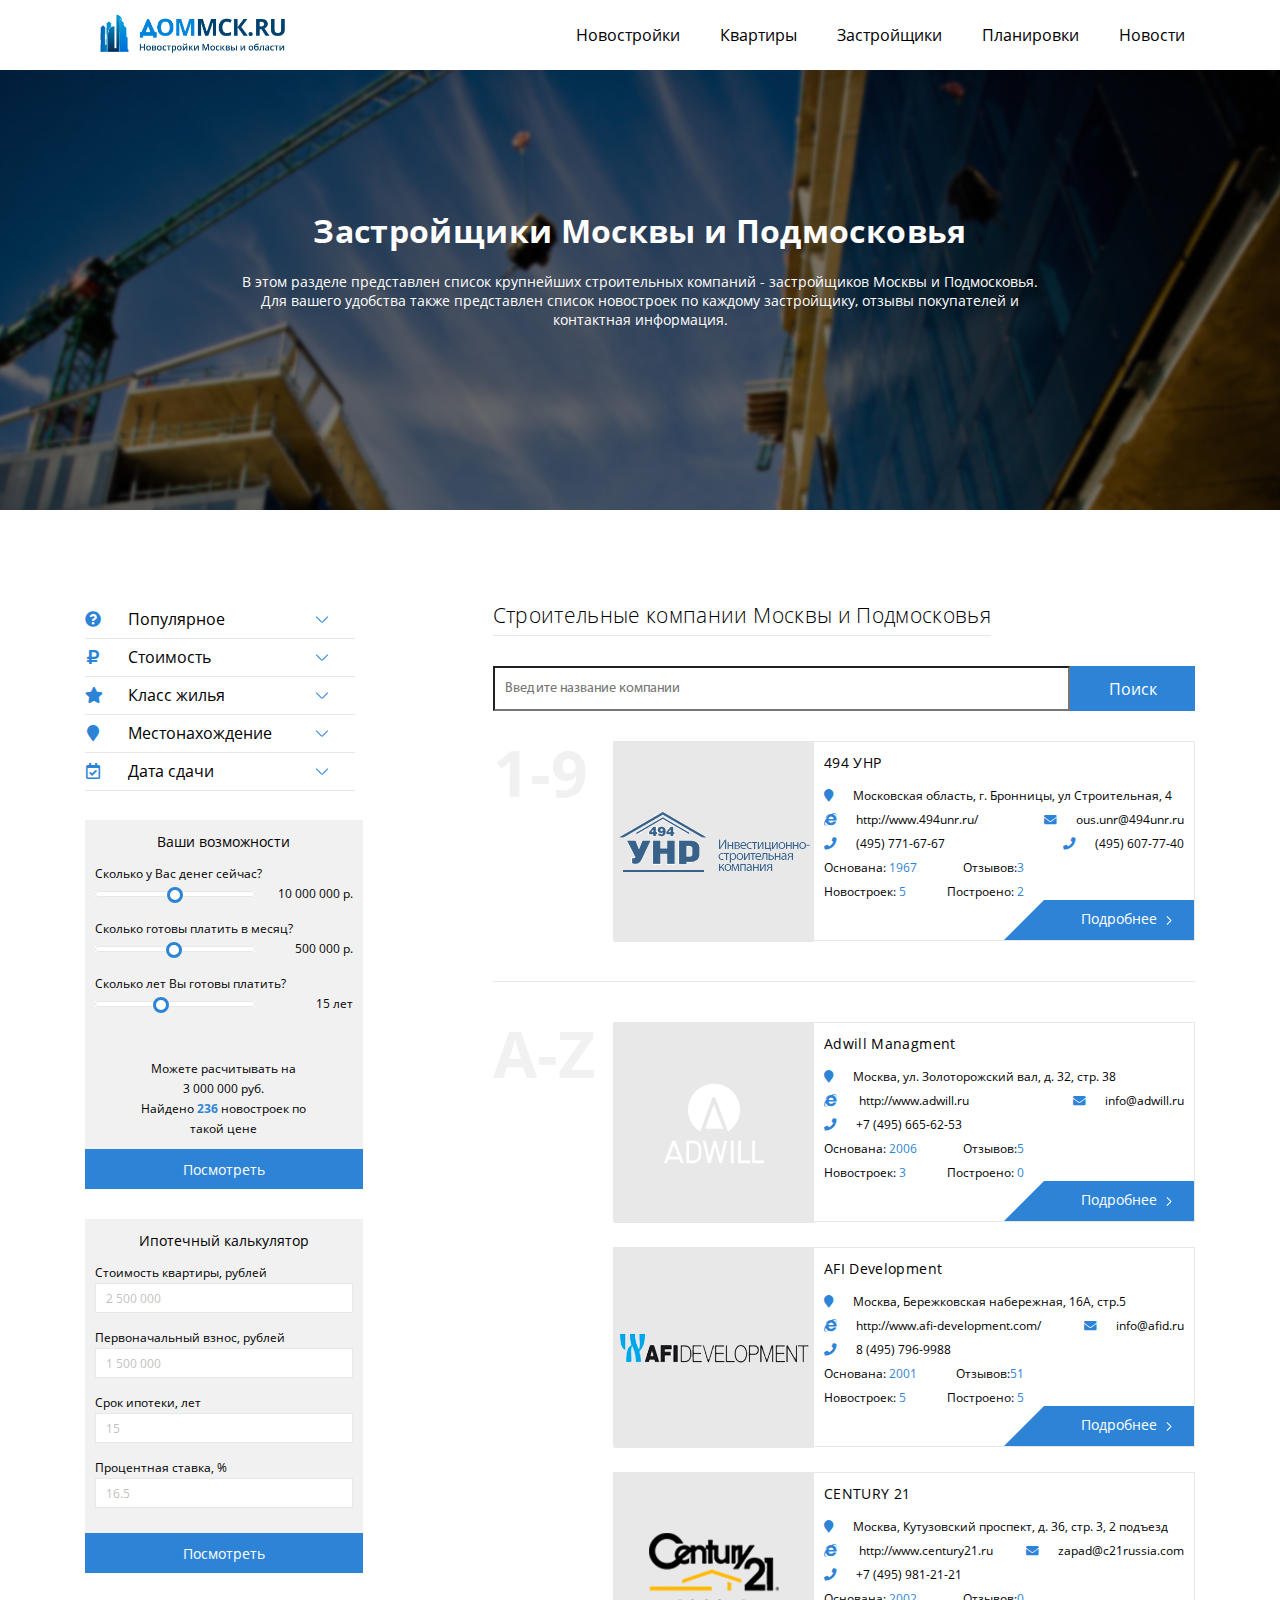
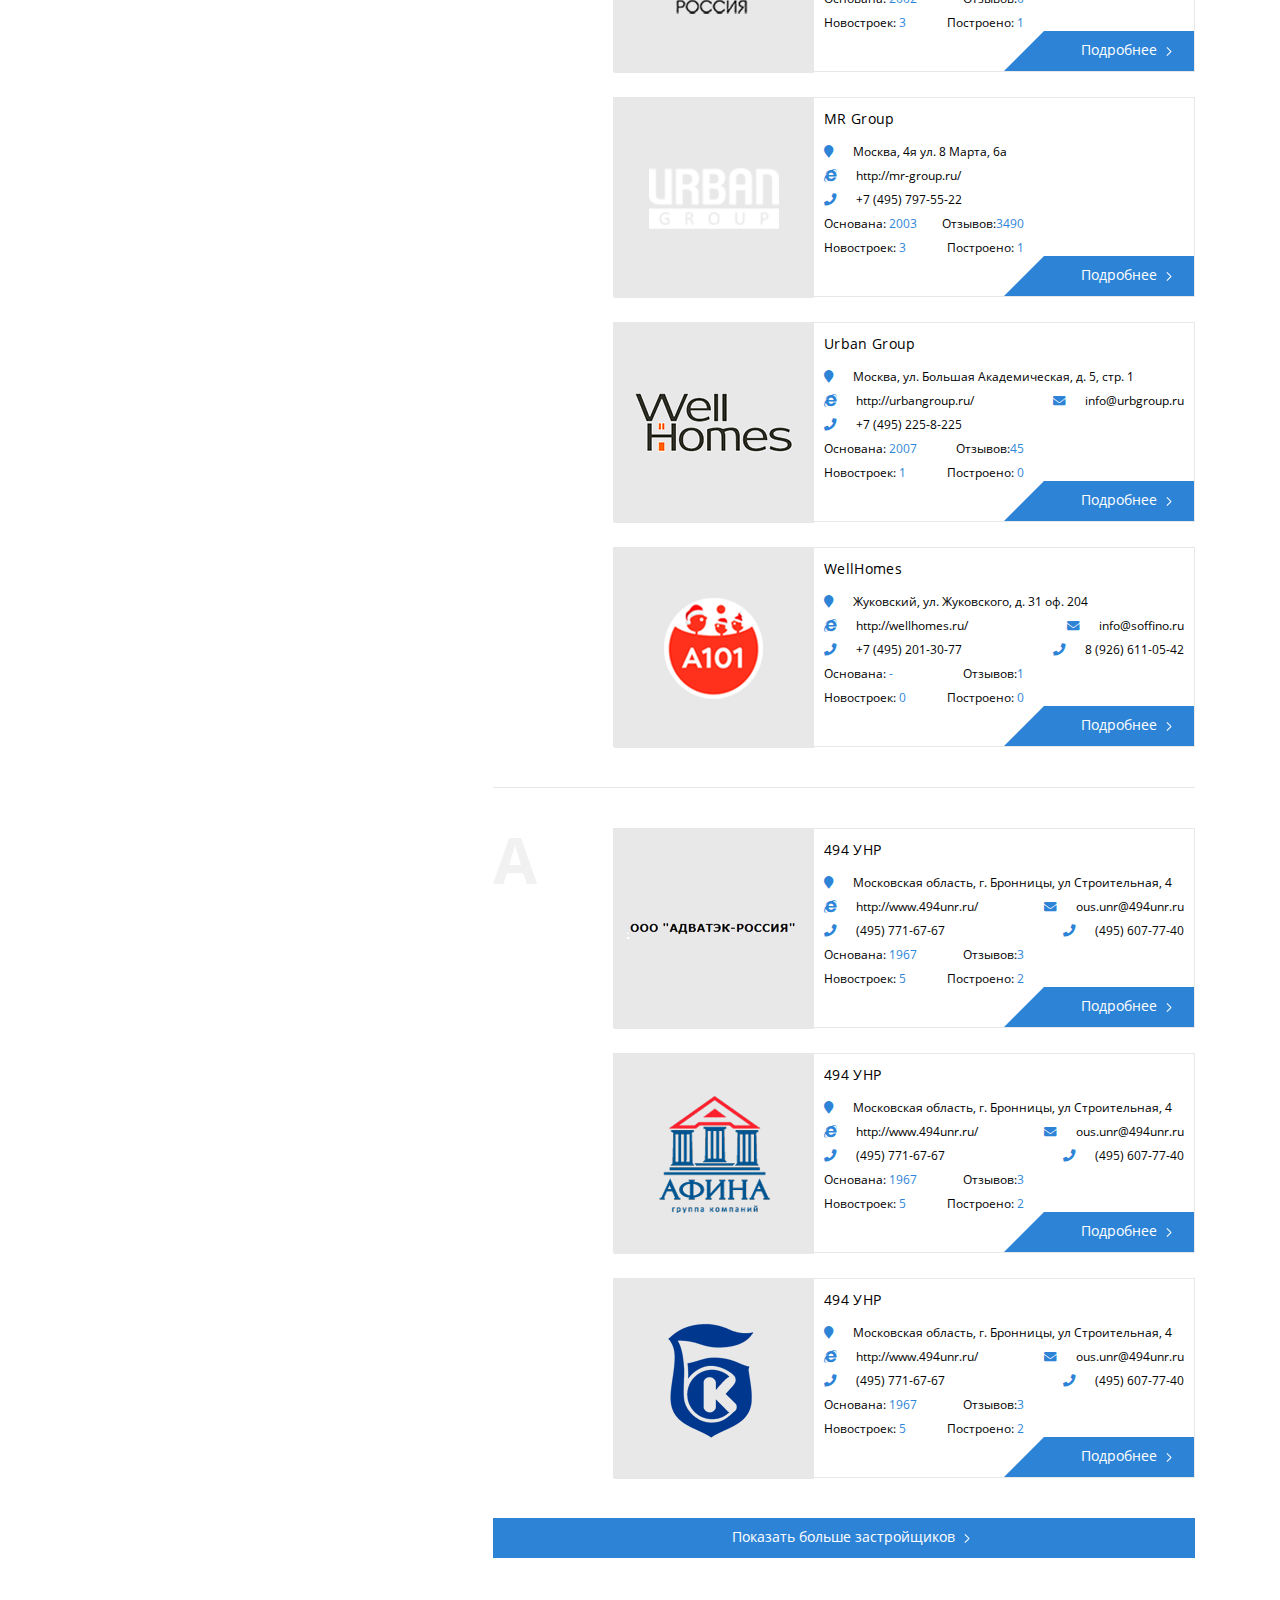
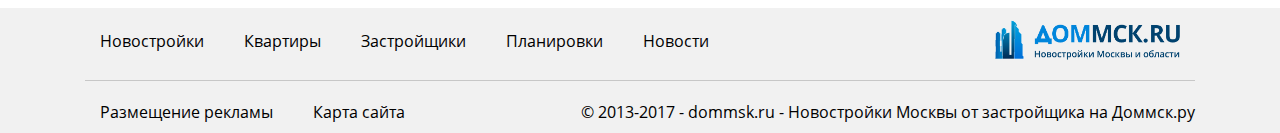
<file: builders.html>
<!DOCTYPE html><html class="page-index" lang="ru"><head><meta charset="utf-8"><meta http-equiv="X-UA-Compatible" content="IE=edge"><meta name="viewport" content="width=device-width, initial-scale=1, maximum-scale=1.0, user-scalable=no"><title></title><link rel="stylesheet" href="css/main.css?v=1524144583922"></head><body><div class="top-line"><div class="container d-flex justify-content-between align-items-center"><a class="top-line__logo logo animated fadeInLeft animation__step1"><img class="top-line__image" src="../images/title-logo.png"></a><nav class="top-line__menu menu animated fadeInRight animation__step1"><ul class="top-line__list menu__list"><li class="menu__item"><a class="menu__link" href="/">Новостройки</a></li><li class="menu__item"><a class="menu__link" href="/">Квартиры</a></li><li class="menu__item"><a class="menu__link" href="/">Застройщики</a></li><li class="menu__item"><a class="menu__link" href="/">Планировки</a></li><li class="menu__item"><a class="menu__link" href="/">Новости</a></li></ul></nav><div class="top-line__mobile-btn mobile-btn"><span class="mobile-btn__item" id="mobile-btn"></span></div></div><div class="mobile-menu top-line__mobile-menu animated bounceInDown firstLoad" id="mobile-menu"><div class="mobile-menu__border-top"></div><div class="container d-flex justify-content-between align-items-center"><nav class="menu mobile-menu__nav"><ul class="top-line__list menu__list mobile-menu__list"><li class="menu__item"><a class="menu__link" href="/">Новостройки</a></li><li class="menu__item"><a class="menu__link" href="/">Квартиры</a></li><li class="menu__item"><a class="menu__link" href="/">Застройщики</a></li><li class="menu__item"><a class="menu__link" href="/">Планировки</a></li><li class="menu__item"><a class="menu__link" href="/">Новости</a></li></ul></nav></div></div></div><header class="main-head.main-head--with-bg main-head--builders-bg"><div class="container main-head__content"><h1 class="base-title main-head__title animated flipInY animation__step2">Застройщики Москвы и Подмосковья</h1><p class="main-head__text">В этом разделе представлен список крупнейших строительных компаний - застройщиков Москвы и Подмосковья. Для вашего удобства также представлен список новостроек по каждому застройщику, отзывы покупателей и контактная информация.</p></div></header><main class="main-section"><div class="container"><div class="main-section__wrapper main-section__wrapper--md-without-aside"><div class="main-section__aside main-section__aside--md-hidden"><ul class="main-section__sidebar-menu sidebar-menu"><li class="sidebar-menu__item accordion"><div class="sidebar-menu__row accordion__target"><span class="sidebar-menu__icon fas fa-question-circle"></span><span class="sidebar-menu__title">Популярное</span><span class="sidebar-menu__arrow"></span></div><ul class="sidebar-menu__submenu sidebar-submenu accordion__inner"><li class="sidebar-submenu__list-item accordion"><a class="sidebar-submenu__list-header" href="/">Новостройки с акциями-скидками</a></li><li class="sidebar-submenu__list-item accordion"><a class="sidebar-submenu__list-header" href="/">Проверенные новостройки</a></li><li class="sidebar-submenu__list-item accordion"><a class="sidebar-submenu__list-header" href="/">Новостройки с ипотекой</a></li><li class="sidebar-submenu__list-item accordion"><a class="sidebar-submenu__list-header" href="/">Новостройки с рассрочкой</a></li><li class="sidebar-submenu__list-item accordion"><a class="sidebar-submenu__list-header" href="/">Самые дешевые</a></li><li class="sidebar-submenu__list-item accordion"><a class="sidebar-submenu__list-header" href="/">Самые  дорогие</a></li><li class="sidebar-submenu__list-item accordion"><a class="sidebar-submenu__list-header" href="/">Новостройки с отделкой</a></li><li class="sidebar-submenu__list-item accordion"><a class="sidebar-submenu__list-header" href="/">Квартиры у метро</a></li><li class="sidebar-submenu__list-item accordion"><a class="sidebar-submenu__list-header" href="/">Видовые квартиры</a></li></ul></li><li class="sidebar-menu__item accordion"><div class="sidebar-menu__row accordion__target"><span class="sidebar-menu__icon fas fa-ruble-sign"></span><span class="sidebar-menu__title">Стоимость</span><span class="sidebar-menu__arrow"></span></div><ul class="sidebar-menu__submenu sidebar-submenu accordion__inner"><li class="sidebar-submenu__list-item accordion"><a class="sidebar-submenu__list-header" href="/">Квартира за 1 миллион</a></li><li class="sidebar-submenu__list-item accordion"><a class="sidebar-submenu__list-header" href="/">Квартира за 1,5 миллиона</a></li><li class="sidebar-submenu__list-item accordion"><a class="sidebar-submenu__list-header" href="/">Квартира за 2 миллиона</a></li><li class="sidebar-submenu__list-item accordion"><a class="sidebar-submenu__list-header" href="/">Квартира за 2,5 миллиона</a></li><li class="sidebar-submenu__list-item accordion"><a class="sidebar-submenu__list-header" href="/">Квартира за 3 миллиона</a></li><li class="sidebar-submenu__list-item accordion"><a class="sidebar-submenu__list-header" href="/">Квартира за 3,5 миллиона</a></li></ul></li><li class="sidebar-menu__item accordion"><div class="sidebar-menu__row accordion__target"><span class="sidebar-menu__icon fas fa-star"></span><span class="sidebar-menu__title">Класс жилья</span><span class="sidebar-menu__arrow"></span></div><ul class="sidebar-menu__submenu sidebar-submenu accordion__inner"><li class="sidebar-submenu__list-item accordion"><a class="sidebar-submenu__list-header" href="/">Новостройки эконом-класса</a></li><li class="sidebar-submenu__list-item accordion"><a class="sidebar-submenu__list-header" href="/">Новостройки комфорт-класса</a></li><li class="sidebar-submenu__list-item accordion"><a class="sidebar-submenu__list-header" href="/">Новостройки бизнес-класса</a></li><li class="sidebar-submenu__list-item accordion"><a class="sidebar-submenu__list-header" href="/">Элитные новостройки</a></li></ul></li><li class="sidebar-menu__item accordion"><div class="sidebar-menu__row accordion__target"><span class="sidebar-menu__icon fas fa-map-marker"></span><span class="sidebar-menu__title">Местонахождение</span><span class="sidebar-menu__arrow"></span></div><ul class="sidebar-menu__submenu sidebar-submenu accordion__inner"><li class="sidebar-submenu__list-item accordion"><span class="sidebar-submenu__list-header">Москва</span></li><li class="sidebar-submenu__list-item accordion"><div class="sidebar-menu__row sidebar-menu__row--fs accordion__target"><span class="sidebar-submenu__list-link">ВАО</span><span class="sidebar-menu__arrow sidebar-menu__arrow--sub"></span></div><ul class="sidebar-submenu__sub sidebar-sub accordion__inner"><li class="sidebar-sub__list-item"><span>-</span><a class="sidebar-sub__list-link" href="/">Богородское</a></li><li class="sidebar-sub__list-item"><span>-</span><a class="sidebar-sub__list-link" href="/">Измайлово</a></li><li class="sidebar-sub__list-item"><span>-</span><a class="sidebar-sub__list-link" href="/">Косино-Ухтомский</a></li><li class="sidebar-sub__list-item"><span>-</span><a class="sidebar-sub__list-link" href="/">Перово</a></li><li class="sidebar-sub__list-item"><span>-</span><a class="sidebar-sub__list-link" href="/">Преображенское</a></li></ul></li><li class="sidebar-submenu__list-item accordion"><div class="sidebar-menu__row sidebar-menu__row--fs accordion__target"><span class="sidebar-submenu__list-link">ЗАО</span><span class="sidebar-menu__arrow sidebar-menu__arrow--sub"></span></div><ul class="sidebar-submenu__sub sidebar-sub accordion__inner"><li class="sidebar-sub__list-item"><span>-</span><a class="sidebar-sub__list-link" href="/">Богородское</a></li><li class="sidebar-sub__list-item"><span>-</span><a class="sidebar-sub__list-link" href="/">Измайлово</a></li><li class="sidebar-sub__list-item"><span>-</span><a class="sidebar-sub__list-link" href="/">Косино-Ухтомский</a></li><li class="sidebar-sub__list-item"><span>-</span><a class="sidebar-sub__list-link" href="/">Перово</a></li><li class="sidebar-sub__list-item"><span>-</span><a class="sidebar-sub__list-link" href="/">Преображенское</a></li></ul></li><li class="sidebar-submenu__list-item accordion"><div class="sidebar-menu__row sidebar-menu__row--fs accordion__target"><span class="sidebar-submenu__list-link">ЗелАО</span><span class="sidebar-menu__arrow sidebar-menu__arrow--sub"></span></div><ul class="sidebar-submenu__sub sidebar-sub accordion__inner"><li class="sidebar-sub__list-item"><span>-</span><a class="sidebar-sub__list-link" href="/">Богородское</a></li><li class="sidebar-sub__list-item"><span>-</span><a class="sidebar-sub__list-link" href="/">Измайлово</a></li><li class="sidebar-sub__list-item"><span>-</span><a class="sidebar-sub__list-link" href="/">Косино-Ухтомский</a></li><li class="sidebar-sub__list-item"><span>-</span><a class="sidebar-sub__list-link" href="/">Перово</a></li><li class="sidebar-sub__list-item"><span>-</span><a class="sidebar-sub__list-link" href="/">Преображенское</a></li></ul></li><li class="sidebar-submenu__list-item accordion"><span class="sidebar-submenu__list-header">Московская область</span></li><li class="sidebar-submenu__list-item accordion"><div class="sidebar-menu__row sidebar-menu__row--fs accordion__target"><span class="sidebar-submenu__list-link">Балашихинский</span><span class="sidebar-menu__arrow sidebar-menu__arrow--sub"></span></div><ul class="sidebar-submenu__sub sidebar-sub accordion__inner"><li class="sidebar-sub__list-item"><span>-</span><a class="sidebar-sub__list-link" href="/">Богородское</a></li><li class="sidebar-sub__list-item"><span>-</span><a class="sidebar-sub__list-link" href="/">Измайлово</a></li><li class="sidebar-sub__list-item"><span>-</span><a class="sidebar-sub__list-link" href="/">Косино-Ухтомский</a></li><li class="sidebar-sub__list-item"><span>-</span><a class="sidebar-sub__list-link" href="/">Перово</a></li><li class="sidebar-sub__list-item"><span>-</span><a class="sidebar-sub__list-link" href="/">Преображенское</a></li></ul></li></ul></li><li class="sidebar-menu__item accordion"><div class="sidebar-menu__row accordion__target"><span class="sidebar-menu__icon far fa-calendar-check"></span><span class="sidebar-menu__title">Дата сдачи</span><span class="sidebar-menu__arrow"></span></div><ul class="sidebar-menu__submenu sidebar-submenu accordion__inner"><li class="sidebar-submenu__list-item accordion"><a class="sidebar-submenu__list-header" href="/">1 квартал 2018</a></li><li class="sidebar-submenu__list-item accordion"><a class="sidebar-submenu__list-header" href="/">2 квартал 2018</a></li><li class="sidebar-submenu__list-item accordion"><a class="sidebar-submenu__list-header" href="/">3 квартал 2018</a></li><li class="sidebar-submenu__list-item accordion"><a class="sidebar-submenu__list-header" href="/">4 квартал 2018</a></li></ul></li></ul><div class="sidebar-menu__widget widget"><h4 class="widget__title">Ваши возможности</h4><form class="widget__form" id="options"><label class="widget__wrapp">Сколько у Вас денег сейчас?</label><div class="widget__form-group"><input class="widget__control" type="range" min="0" max="20000000" step="100000" value="10000000"><span class="widget__text" data-postfix=" р.">0 р.</span></div><label class="widget__wrapp">Сколько готовы платить в месяц?</label><div class="widget__form-group"><input class="widget__control" type="range" min="10000" max="1000000" step="10000" value="500000"><span class="widget__text" data-postfix=" р.">0 р.</span></div><label class="widget__wrapp">Сколько лет Вы готовы платить?</label><div class="widget__form-group"><input class="widget__control" type="range" min="5" max="30" value="15"><span class="widget__text" data-postfix=" лет">0 лет</span></div><div class="widget__result"><span>Можете расчитывать на</span><span data-type="result">3 000 000 руб.</span><span>Найдено <b>236</b> новостроек по такой цене</span></div><button class="widget__btn" type="submit">Посмотреть</button></form></div><div class="sidebar-menu__widget widget"><h4 class="widget__title">Ипотечный калькулятор</h4><form class="widget__form" id="calculator"><label class="widget__wrapp">Стоимость квартиры, рублей</label><div class="widget__form-group"><input class="widget__control" type="text" placeholder="2 500 000" data-type="price"></div><label class="widget__wrapp">Первоначальный взнос, рублей</label><div class="widget__form-group"><input class="widget__control" type="text" placeholder="1 500 000" data-type="installment"></div><label class="widget__wrapp">Срок ипотеки, лет</label><div class="widget__form-group"><input class="widget__control" type="text" placeholder="15" data-type="term"></div><label class="widget__wrapp">Процентная ставка, %</label><div class="widget__form-group"><input class="widget__control" type="text" placeholder="16.5" data-type="procent"></div><button class="widget__btn" type="submit">Посмотреть</button></form></div></div><div class="main-section__content"><h2 class="base-title base-title--type2 base-title--black main-section__title main-section__title--with-bb main-section__title--mb">Строительные компании Москвы и Подмосковья</h2><form class="search-form search-form--no-wrap" id="builders-form"><input class="search-form__control search-form__area" type="text" placeholder="Введите название компании"><button class="search-form__btn search-form__btn--small" type="submit" value="Поиск">Поиск</button></form><ul class="alphavit alphavit--mt20"><li class="alphavit__item alphavit__item--sm-column"><span class="alphavit__key alphavit__key--sm-column">1-9</span><div class="alphavit__block"><div class="builder"><div class="builder__poster"><img class="builder__img" src="../../images/builders-1.png"></div><div class="builder__content"><h4 class="base-title base-title--type4 base-title--black builder__title">494 УНР</h4><p class="builder__text"><span class="builder__icon fas fa-map-marker"></span><span>Московская область, г. Бронницы, ул Строительная, 4</span></p><div class="builder__row"><p class="builder__text"><span class="builder__icon fab fa-internet-explorer"></span><span>http://www.494unr.ru/</span></p><p class="builder__text"><span class="builder__icon fas fa-envelope"></span><span>ous.unr@494unr.ru</span></p></div><div class="builder__row"><p class="builder__text"><span class="builder__icon fas fa-phone"></span><span>(495) 771-67-67</span></p><p class="builder__text"><span class="builder__icon fas fa-phone"></span><span>(495) 607-77-40</span></p></div><div class="builder__row builder__row--jcfs"><p class="builder__text"><span>Основана: </span><span class="builder__text--blue">1967</span></p><p class="builder__text"><span>Отзывов:</span><span class="builder__text--blue">3</span></p></div><div class="builder__row builder__row--jcfs"><p class="builder__text"><span>Новостроек: </span><span class="builder__text--blue"> 5</span></p><p class="builder__text"><span>Построено: </span><span class="builder__text--blue">2</span></p></div><a class="builder__btn content__btn" href="/"> <span>Подробнее</span><span class="content__arrow"></span></a></div></div></div></li><li class="alphavit__item alphavit__item--sm-column"><span class="alphavit__key alphavit__key--sm-column">a-z</span><div class="alphavit__block"><div class="builder"><div class="builder__poster"><img class="builder__img" src="../../images/builders-2.png"></div><div class="builder__content"><h4 class="base-title base-title--type4 base-title--black builder__title">Adwill Managment</h4><p class="builder__text"><span class="builder__icon fas fa-map-marker"></span><span>Москва, ул. Золоторожский вал, д. 32, стр. 38</span></p><div class="builder__row"><p class="builder__text"><span class="builder__icon fab fa-internet-explorer"></span><span> http://www.adwill.ru</span></p><p class="builder__text"><span class="builder__icon fas fa-envelope"></span><span>info@adwill.ru</span></p></div><div class="builder__row"><p class="builder__text"><span class="builder__icon fas fa-phone"></span><span>+7 (495) 665-62-53</span></p></div><div class="builder__row builder__row--jcfs"><p class="builder__text"><span>Основана: </span><span class="builder__text--blue">2006</span></p><p class="builder__text"><span>Отзывов:</span><span class="builder__text--blue">5</span></p></div><div class="builder__row builder__row--jcfs"><p class="builder__text"><span>Новостроек: </span><span class="builder__text--blue">3</span></p><p class="builder__text"><span>Построено: </span><span class="builder__text--blue">0</span></p></div><a class="builder__btn content__btn" href="/"> <span>Подробнее</span><span class="content__arrow"></span></a></div></div><div class="builder"><div class="builder__poster"><img class="builder__img" src="../../images/builders-3.png"></div><div class="builder__content"><h4 class="base-title base-title--type4 base-title--black builder__title">AFI Development</h4><p class="builder__text"><span class="builder__icon fas fa-map-marker"></span><span>Москва, Бережковская набережная, 16А, стр.5</span></p><div class="builder__row"><p class="builder__text"><span class="builder__icon fab fa-internet-explorer"></span><span>http://www.afi-development.com/</span></p><p class="builder__text"><span class="builder__icon fas fa-envelope"></span><span>info@afid.ru</span></p></div><div class="builder__row"><p class="builder__text"><span class="builder__icon fas fa-phone"></span><span>8 (495) 796-9988</span></p></div><div class="builder__row builder__row--jcfs"><p class="builder__text"><span>Основана: </span><span class="builder__text--blue">2001</span></p><p class="builder__text"><span>Отзывов:</span><span class="builder__text--blue">51</span></p></div><div class="builder__row builder__row--jcfs"><p class="builder__text"><span>Новостроек: </span><span class="builder__text--blue"> 5</span></p><p class="builder__text"><span>Построено: </span><span class="builder__text--blue">5</span></p></div><a class="builder__btn content__btn" href="/"> <span>Подробнее</span><span class="content__arrow"></span></a></div></div><div class="builder"><div class="builder__poster"><img class="builder__img" src="../../images/builders-4.png"></div><div class="builder__content"><h4 class="base-title base-title--type4 base-title--black builder__title">CENTURY 21</h4><p class="builder__text"><span class="builder__icon fas fa-map-marker"></span><span>Москва, Кутузовский проспект, д. 36, стр. 3, 2 подъезд</span></p><div class="builder__row"><p class="builder__text"><span class="builder__icon fab fa-internet-explorer"></span><span> http://www.century21.ru</span></p><p class="builder__text"><span class="builder__icon fas fa-envelope"></span><span>zapad@c21russia.com</span></p></div><div class="builder__row"><p class="builder__text"><span class="builder__icon fas fa-phone"></span><span>+7 (495) 981-21-21</span></p></div><div class="builder__row builder__row--jcfs"><p class="builder__text"><span>Основана: </span><span class="builder__text--blue">2002</span></p><p class="builder__text"><span>Отзывов:</span><span class="builder__text--blue">0</span></p></div><div class="builder__row builder__row--jcfs"><p class="builder__text"><span>Новостроек: </span><span class="builder__text--blue"> 3</span></p><p class="builder__text"><span>Построено: </span><span class="builder__text--blue">1</span></p></div><a class="builder__btn content__btn" href="/"> <span>Подробнее</span><span class="content__arrow"></span></a></div></div><div class="builder"><div class="builder__poster"><img class="builder__img" src="../../images/builders-5.png"></div><div class="builder__content"><h4 class="base-title base-title--type4 base-title--black builder__title">MR Group</h4><p class="builder__text"><span class="builder__icon fas fa-map-marker"></span><span>Москва, 4я ул. 8 Марта, 6а</span></p><div class="builder__row"><p class="builder__text"><span class="builder__icon fab fa-internet-explorer"></span><span>http://mr-group.ru/</span></p></div><div class="builder__row"><p class="builder__text"><span class="builder__icon fas fa-phone"></span><span>+7 (495) 797-55-22</span></p></div><div class="builder__row builder__row--jcfs"><p class="builder__text"><span>Основана: </span><span class="builder__text--blue">2003</span></p><p class="builder__text"><span>Отзывов:</span><span class="builder__text--blue">3490</span></p></div><div class="builder__row builder__row--jcfs"><p class="builder__text"><span>Новостроек: </span><span class="builder__text--blue"> 3</span></p><p class="builder__text"><span>Построено: </span><span class="builder__text--blue">1</span></p></div><a class="builder__btn content__btn" href="/"> <span>Подробнее</span><span class="content__arrow"></span></a></div></div><div class="builder"><div class="builder__poster"><img class="builder__img" src="../../images/builders-6.png"></div><div class="builder__content"><h4 class="base-title base-title--type4 base-title--black builder__title">Urban Group</h4><p class="builder__text"><span class="builder__icon fas fa-map-marker"></span><span>Москва, ул. Большая Академическая, д. 5, стр. 1</span></p><div class="builder__row"><p class="builder__text"><span class="builder__icon fab fa-internet-explorer"></span><span>http://urbangroup.ru/</span></p><p class="builder__text"><span class="builder__icon fas fa-envelope"></span><span>info@urbgroup.ru</span></p></div><div class="builder__row"><p class="builder__text"><span class="builder__icon fas fa-phone"></span><span>+7 (495) 225-8-225</span></p></div><div class="builder__row builder__row--jcfs"><p class="builder__text"><span>Основана: </span><span class="builder__text--blue">2007</span></p><p class="builder__text"><span>Отзывов:</span><span class="builder__text--blue">45</span></p></div><div class="builder__row builder__row--jcfs"><p class="builder__text"><span>Новостроек: </span><span class="builder__text--blue">1</span></p><p class="builder__text"><span>Построено: </span><span class="builder__text--blue">0</span></p></div><a class="builder__btn content__btn" href="/"> <span>Подробнее</span><span class="content__arrow"></span></a></div></div><div class="builder"><div class="builder__poster"><img class="builder__img" src="../../images/builders-7.png"></div><div class="builder__content"><h4 class="base-title base-title--type4 base-title--black builder__title">WellHomes</h4><p class="builder__text"><span class="builder__icon fas fa-map-marker"></span><span>Жуковский, ул. Жуковского, д. 31 оф. 204</span></p><div class="builder__row"><p class="builder__text"><span class="builder__icon fab fa-internet-explorer"></span><span>http://wellhomes.ru/</span></p><p class="builder__text"><span class="builder__icon fas fa-envelope"></span><span>info@soffino.ru</span></p></div><div class="builder__row"><p class="builder__text"><span class="builder__icon fas fa-phone"></span><span>+7 (495) 201-30-77</span></p><p class="builder__text"><span class="builder__icon fas fa-phone"></span><span>8 (926) 611-05-42</span></p></div><div class="builder__row builder__row--jcfs"><p class="builder__text"><span>Основана: </span><span class="builder__text--blue">-</span></p><p class="builder__text"><span>Отзывов:</span><span class="builder__text--blue">1</span></p></div><div class="builder__row builder__row--jcfs"><p class="builder__text"><span>Новостроек: </span><span class="builder__text--blue"> 0</span></p><p class="builder__text"><span>Построено: </span><span class="builder__text--blue">0</span></p></div><a class="builder__btn content__btn" href="/"> <span>Подробнее</span><span class="content__arrow"></span></a></div></div></div></li><li class="alphavit__item alphavit__item--sm-column"><span class="alphavit__key alphavit__key--sm-column">a</span><div class="alphavit__block"><div class="builder"><div class="builder__poster"><img class="builder__img" src="../../images/builders-8.png"></div><div class="builder__content"><h4 class="base-title base-title--type4 base-title--black builder__title">494 УНР</h4><p class="builder__text"><span class="builder__icon fas fa-map-marker"></span><span>Московская область, г. Бронницы, ул Строительная, 4</span></p><div class="builder__row"><p class="builder__text"><span class="builder__icon fab fa-internet-explorer"></span><span>http://www.494unr.ru/</span></p><p class="builder__text"><span class="builder__icon fas fa-envelope"></span><span>ous.unr@494unr.ru</span></p></div><div class="builder__row"><p class="builder__text"><span class="builder__icon fas fa-phone"></span><span>(495) 771-67-67</span></p><p class="builder__text"><span class="builder__icon fas fa-phone"></span><span>(495) 607-77-40</span></p></div><div class="builder__row builder__row--jcfs"><p class="builder__text"><span>Основана: </span><span class="builder__text--blue">1967</span></p><p class="builder__text"><span>Отзывов:</span><span class="builder__text--blue">3</span></p></div><div class="builder__row builder__row--jcfs"><p class="builder__text"><span>Новостроек: </span><span class="builder__text--blue"> 5</span></p><p class="builder__text"><span>Построено: </span><span class="builder__text--blue">2</span></p></div><a class="builder__btn content__btn" href="/"> <span>Подробнее</span><span class="content__arrow"></span></a></div></div><div class="builder"><div class="builder__poster"><img class="builder__img" src="../../images/builders-9.png"></div><div class="builder__content"><h4 class="base-title base-title--type4 base-title--black builder__title">494 УНР</h4><p class="builder__text"><span class="builder__icon fas fa-map-marker"></span><span>Московская область, г. Бронницы, ул Строительная, 4</span></p><div class="builder__row"><p class="builder__text"><span class="builder__icon fab fa-internet-explorer"></span><span>http://www.494unr.ru/</span></p><p class="builder__text"><span class="builder__icon fas fa-envelope"></span><span>ous.unr@494unr.ru</span></p></div><div class="builder__row"><p class="builder__text"><span class="builder__icon fas fa-phone"></span><span>(495) 771-67-67</span></p><p class="builder__text"><span class="builder__icon fas fa-phone"></span><span>(495) 607-77-40</span></p></div><div class="builder__row builder__row--jcfs"><p class="builder__text"><span>Основана: </span><span class="builder__text--blue">1967</span></p><p class="builder__text"><span>Отзывов:</span><span class="builder__text--blue">3</span></p></div><div class="builder__row builder__row--jcfs"><p class="builder__text"><span>Новостроек: </span><span class="builder__text--blue"> 5</span></p><p class="builder__text"><span>Построено: </span><span class="builder__text--blue">2</span></p></div><a class="builder__btn content__btn" href="/"> <span>Подробнее</span><span class="content__arrow"></span></a></div></div><div class="builder"><div class="builder__poster"><img class="builder__img" src="../../images/builders-10.png"></div><div class="builder__content"><h4 class="base-title base-title--type4 base-title--black builder__title">494 УНР</h4><p class="builder__text"><span class="builder__icon fas fa-map-marker"></span><span>Московская область, г. Бронницы, ул Строительная, 4</span></p><div class="builder__row"><p class="builder__text"><span class="builder__icon fab fa-internet-explorer"></span><span>http://www.494unr.ru/</span></p><p class="builder__text"><span class="builder__icon fas fa-envelope"></span><span>ous.unr@494unr.ru</span></p></div><div class="builder__row"><p class="builder__text"><span class="builder__icon fas fa-phone"></span><span>(495) 771-67-67</span></p><p class="builder__text"><span class="builder__icon fas fa-phone"></span><span>(495) 607-77-40</span></p></div><div class="builder__row builder__row--jcfs"><p class="builder__text"><span>Основана: </span><span class="builder__text--blue">1967</span></p><p class="builder__text"><span>Отзывов:</span><span class="builder__text--blue">3</span></p></div><div class="builder__row builder__row--jcfs"><p class="builder__text"><span>Новостроек: </span><span class="builder__text--blue"> 5</span></p><p class="builder__text"><span>Построено: </span><span class="builder__text--blue">2</span></p></div><a class="builder__btn content__btn" href="/"> <span>Подробнее</span><span class="content__arrow"></span></a></div></div></div></li></ul><a class="content__btn" href="/"> <span>Показать больше застройщиков</span><span class="content__arrow"></span></a></div></div></div></main><footer class="main-foot"><div class="container d-flex justify-content-between align-items-center"><nav class="main-foot__menu menu"><ul class="main-foot__list menu__list"><li class="menu__item"><a class="menu__link" href="/">Новостройки</a></li><li class="menu__item"><a class="menu__link" href="/">Квартиры</a></li><li class="menu__item"><a class="menu__link" href="/">Застройщики</a></li><li class="menu__item"><a class="menu__link" href="/">Планировки</a></li><li class="menu__item"><a class="menu__link" href="/">Новости</a></li></ul></nav><a class="logo main-foot__logo"><img class="top-line__image" src="../images/title-logo.png"></a></div><div class="container"><div class="main-foot__b-line"><ul class="main-foot__list main-foot__list--md-cl"><li class="menu__item"><a class="menu__link" href="/">Размещение рекламы</a></li><li class="menu__item"><a class="menu__link" href="/">Карта сайта</a></li></ul><p class="main-foot__copyright">© 2013-2017 - dommsk.ru - Новостройки Москвы от застройщика на Доммск.ру </p></div></div></footer><script src="js/vendor.js?v=1524144583923"></script><script src="js/main.js?v=1524144583923"></script></body></html>
</file>
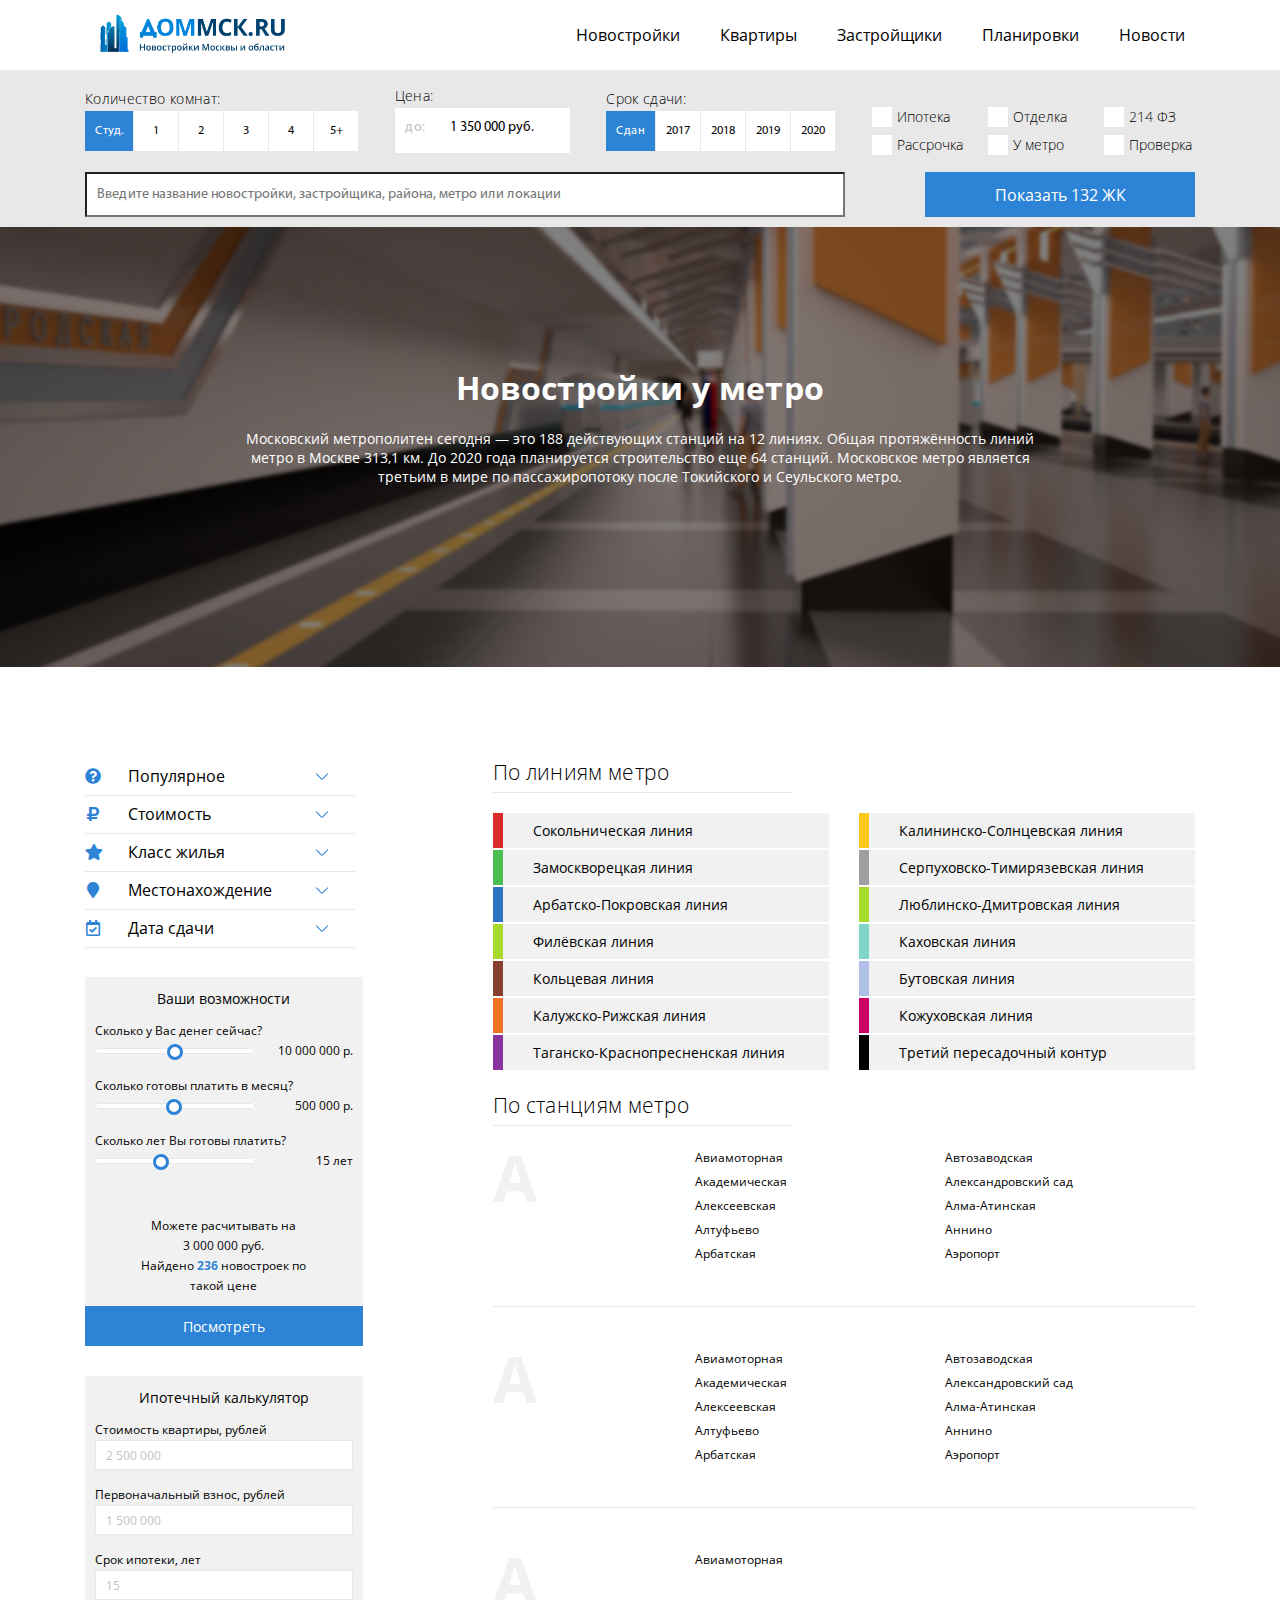
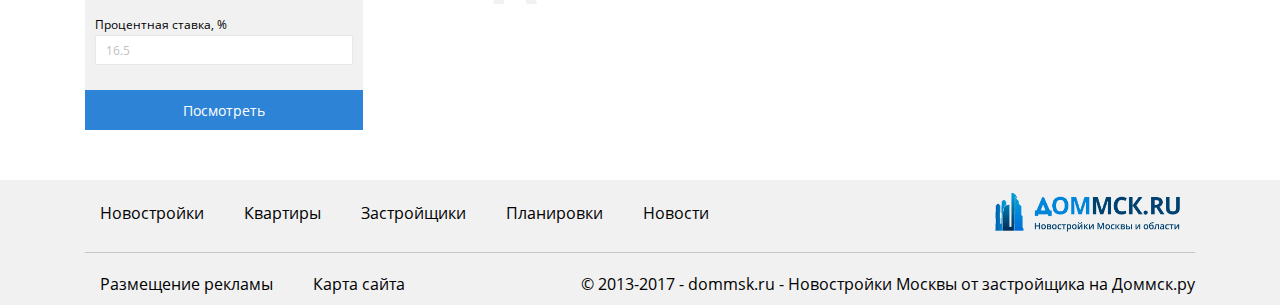
<file: buildings-by-metro.html>
<!DOCTYPE html><html class="page-index" lang="ru"><head><meta charset="utf-8"><meta http-equiv="X-UA-Compatible" content="IE=edge"><meta name="viewport" content="width=device-width, initial-scale=1, maximum-scale=1.0, user-scalable=no"><title></title><link rel="stylesheet" href="css/main.css?v=1524144584355"></head><body><div class="top-line"><div class="container d-flex justify-content-between align-items-center"><a class="top-line__logo logo animated fadeInLeft animation__step1"><img class="top-line__image" src="../images/title-logo.png"></a><nav class="top-line__menu menu animated fadeInRight animation__step1"><ul class="top-line__list menu__list"><li class="menu__item"><a class="menu__link" href="/">Новостройки</a></li><li class="menu__item"><a class="menu__link" href="/">Квартиры</a></li><li class="menu__item"><a class="menu__link" href="/">Застройщики</a></li><li class="menu__item"><a class="menu__link" href="/">Планировки</a></li><li class="menu__item"><a class="menu__link" href="/">Новости</a></li></ul></nav><div class="top-line__mobile-btn mobile-btn"><span class="mobile-btn__item" id="mobile-btn"></span></div></div><div class="mobile-menu top-line__mobile-menu animated bounceInDown firstLoad" id="mobile-menu"><div class="mobile-menu__border-top"></div><div class="container d-flex justify-content-between align-items-center"><nav class="menu mobile-menu__nav"><ul class="top-line__list menu__list mobile-menu__list"><li class="menu__item"><a class="menu__link" href="/">Новостройки</a></li><li class="menu__item"><a class="menu__link" href="/">Квартиры</a></li><li class="menu__item"><a class="menu__link" href="/">Застройщики</a></li><li class="menu__item"><a class="menu__link" href="/">Планировки</a></li><li class="menu__item"><a class="menu__link" href="/">Новости</a></li></ul></nav></div></div></div><header class="main-head"><div class="container main-head__content"><form class="search-form" id="header-form"><div class="search-form__group search-form__group--sm-order1"><span class="search-form__text">Количество комнат:</span><ul class="search-form__radio-group search-form__list"><li class="search-form__radio-item" data-index="0">студ.</li><li class="search-form__radio-item" data-index="1">1</li><li class="search-form__radio-item" data-index="2">2</li><li class="search-form__radio-item" data-index="3">3</li><li class="search-form__radio-item" data-index="4">4</li><li class="search-form__radio-item" data-index="5">5+</li></ul></div><div class="search-form__group search-form__group--sm-order2"><span class="search-form__text">Цена:</span><label class="search-form__control">до:<input class="search-form__input search-form__price" type="text" value="1 350 000 руб."></label></div><div class="search-form__group search-form__group--sm-order1"><span class="search-form__text">Срок сдачи: </span><ul class="search-form__radio-group search-form__list"><li class="search-form__radio-item" data-index="0">Сдан</li><li class="search-form__radio-item" data-index="1">2017</li><li class="search-form__radio-item" data-index="2">2018</li><li class="search-form__radio-item" data-index="3">2019</li><li class="search-form__radio-item" data-index="4">2020</li></ul></div><div class="search-form__group search-form__checkboxes search-form__group--sm-order3"><label class="search-form__checkboxes-label"><span class="search-form__checkbox" type="checkbox"></span><span class="search-form__checkbox-text">Ипотека</span></label><label class="search-form__checkboxes-label"><span class="search-form__checkbox" type="checkbox"></span><span class="search-form__checkbox-text">Отделка</span></label><label class="search-form__checkboxes-label"><span class="search-form__checkbox" type="checkbox"></span><span class="search-form__checkbox-text">214 ФЗ</span></label><label class="search-form__checkboxes-label"><span class="search-form__checkbox" type="checkbox"></span><span class="search-form__checkbox-text">Рассрочка</span></label><label class="search-form__checkboxes-label"><span class="search-form__checkbox" type="checkbox"></span><span class="search-form__checkbox-text">У метро</span></label><label class="search-form__checkboxes-label"><span class="search-form__checkbox" type="checkbox"></span><span class="search-form__checkbox-text">Проверка</span></label></div><div class="search-form__group search-form__group--block search-form__group--sm-order3"><input class="search-form__control search-form__area" type="text" placeholder="Введите название новостройки, застройщика, района, метро или локации"></div><div class="search-form__group search-form__group--center search-form__group--sm-order4"><button class="search-form__btn" value="Показать 132 ЖК" type="submit">Показать 132 ЖК</button></div></form></div></header><header class="main-head.main-head--with-bg main-head--metro-bg"><div class="container main-head__content"><h1 class="base-title main-head__title animated flipInY animation__step2">Новостройки у метро</h1><p class="main-head__text">Московский метрополитен сегодня — это 188 действующих станций на 12 линиях. Общая протяжённость линий метро в Москве 313,1 км. До 2020 года планируется строительство еще 64 станций. Московское метро является третьим в мире по пассажиропотоку после Токийского и Сеульского метро.</p></div></header><main class="main-section"><div class="container"><div class="main-section__wrapper"><div class="main-section__aside "><ul class="main-section__sidebar-menu sidebar-menu"><li class="sidebar-menu__item accordion"><div class="sidebar-menu__row accordion__target"><span class="sidebar-menu__icon fas fa-question-circle"></span><span class="sidebar-menu__title">Популярное</span><span class="sidebar-menu__arrow"></span></div><ul class="sidebar-menu__submenu sidebar-submenu accordion__inner"><li class="sidebar-submenu__list-item accordion"><a class="sidebar-submenu__list-header" href="/">Новостройки с акциями-скидками</a></li><li class="sidebar-submenu__list-item accordion"><a class="sidebar-submenu__list-header" href="/">Проверенные новостройки</a></li><li class="sidebar-submenu__list-item accordion"><a class="sidebar-submenu__list-header" href="/">Новостройки с ипотекой</a></li><li class="sidebar-submenu__list-item accordion"><a class="sidebar-submenu__list-header" href="/">Новостройки с рассрочкой</a></li><li class="sidebar-submenu__list-item accordion"><a class="sidebar-submenu__list-header" href="/">Самые дешевые</a></li><li class="sidebar-submenu__list-item accordion"><a class="sidebar-submenu__list-header" href="/">Самые  дорогие</a></li><li class="sidebar-submenu__list-item accordion"><a class="sidebar-submenu__list-header" href="/">Новостройки с отделкой</a></li><li class="sidebar-submenu__list-item accordion"><a class="sidebar-submenu__list-header" href="/">Квартиры у метро</a></li><li class="sidebar-submenu__list-item accordion"><a class="sidebar-submenu__list-header" href="/">Видовые квартиры</a></li></ul></li><li class="sidebar-menu__item accordion"><div class="sidebar-menu__row accordion__target"><span class="sidebar-menu__icon fas fa-ruble-sign"></span><span class="sidebar-menu__title">Стоимость</span><span class="sidebar-menu__arrow"></span></div><ul class="sidebar-menu__submenu sidebar-submenu accordion__inner"><li class="sidebar-submenu__list-item accordion"><a class="sidebar-submenu__list-header" href="/">Квартира за 1 миллион</a></li><li class="sidebar-submenu__list-item accordion"><a class="sidebar-submenu__list-header" href="/">Квартира за 1,5 миллиона</a></li><li class="sidebar-submenu__list-item accordion"><a class="sidebar-submenu__list-header" href="/">Квартира за 2 миллиона</a></li><li class="sidebar-submenu__list-item accordion"><a class="sidebar-submenu__list-header" href="/">Квартира за 2,5 миллиона</a></li><li class="sidebar-submenu__list-item accordion"><a class="sidebar-submenu__list-header" href="/">Квартира за 3 миллиона</a></li><li class="sidebar-submenu__list-item accordion"><a class="sidebar-submenu__list-header" href="/">Квартира за 3,5 миллиона</a></li></ul></li><li class="sidebar-menu__item accordion"><div class="sidebar-menu__row accordion__target"><span class="sidebar-menu__icon fas fa-star"></span><span class="sidebar-menu__title">Класс жилья</span><span class="sidebar-menu__arrow"></span></div><ul class="sidebar-menu__submenu sidebar-submenu accordion__inner"><li class="sidebar-submenu__list-item accordion"><a class="sidebar-submenu__list-header" href="/">Новостройки эконом-класса</a></li><li class="sidebar-submenu__list-item accordion"><a class="sidebar-submenu__list-header" href="/">Новостройки комфорт-класса</a></li><li class="sidebar-submenu__list-item accordion"><a class="sidebar-submenu__list-header" href="/">Новостройки бизнес-класса</a></li><li class="sidebar-submenu__list-item accordion"><a class="sidebar-submenu__list-header" href="/">Элитные новостройки</a></li></ul></li><li class="sidebar-menu__item accordion"><div class="sidebar-menu__row accordion__target"><span class="sidebar-menu__icon fas fa-map-marker"></span><span class="sidebar-menu__title">Местонахождение</span><span class="sidebar-menu__arrow"></span></div><ul class="sidebar-menu__submenu sidebar-submenu accordion__inner"><li class="sidebar-submenu__list-item accordion"><span class="sidebar-submenu__list-header">Москва</span></li><li class="sidebar-submenu__list-item accordion"><div class="sidebar-menu__row sidebar-menu__row--fs accordion__target"><span class="sidebar-submenu__list-link">ВАО</span><span class="sidebar-menu__arrow sidebar-menu__arrow--sub"></span></div><ul class="sidebar-submenu__sub sidebar-sub accordion__inner"><li class="sidebar-sub__list-item"><span>-</span><a class="sidebar-sub__list-link" href="/">Богородское</a></li><li class="sidebar-sub__list-item"><span>-</span><a class="sidebar-sub__list-link" href="/">Измайлово</a></li><li class="sidebar-sub__list-item"><span>-</span><a class="sidebar-sub__list-link" href="/">Косино-Ухтомский</a></li><li class="sidebar-sub__list-item"><span>-</span><a class="sidebar-sub__list-link" href="/">Перово</a></li><li class="sidebar-sub__list-item"><span>-</span><a class="sidebar-sub__list-link" href="/">Преображенское</a></li></ul></li><li class="sidebar-submenu__list-item accordion"><div class="sidebar-menu__row sidebar-menu__row--fs accordion__target"><span class="sidebar-submenu__list-link">ЗАО</span><span class="sidebar-menu__arrow sidebar-menu__arrow--sub"></span></div><ul class="sidebar-submenu__sub sidebar-sub accordion__inner"><li class="sidebar-sub__list-item"><span>-</span><a class="sidebar-sub__list-link" href="/">Богородское</a></li><li class="sidebar-sub__list-item"><span>-</span><a class="sidebar-sub__list-link" href="/">Измайлово</a></li><li class="sidebar-sub__list-item"><span>-</span><a class="sidebar-sub__list-link" href="/">Косино-Ухтомский</a></li><li class="sidebar-sub__list-item"><span>-</span><a class="sidebar-sub__list-link" href="/">Перово</a></li><li class="sidebar-sub__list-item"><span>-</span><a class="sidebar-sub__list-link" href="/">Преображенское</a></li></ul></li><li class="sidebar-submenu__list-item accordion"><div class="sidebar-menu__row sidebar-menu__row--fs accordion__target"><span class="sidebar-submenu__list-link">ЗелАО</span><span class="sidebar-menu__arrow sidebar-menu__arrow--sub"></span></div><ul class="sidebar-submenu__sub sidebar-sub accordion__inner"><li class="sidebar-sub__list-item"><span>-</span><a class="sidebar-sub__list-link" href="/">Богородское</a></li><li class="sidebar-sub__list-item"><span>-</span><a class="sidebar-sub__list-link" href="/">Измайлово</a></li><li class="sidebar-sub__list-item"><span>-</span><a class="sidebar-sub__list-link" href="/">Косино-Ухтомский</a></li><li class="sidebar-sub__list-item"><span>-</span><a class="sidebar-sub__list-link" href="/">Перово</a></li><li class="sidebar-sub__list-item"><span>-</span><a class="sidebar-sub__list-link" href="/">Преображенское</a></li></ul></li><li class="sidebar-submenu__list-item accordion"><span class="sidebar-submenu__list-header">Московская область</span></li><li class="sidebar-submenu__list-item accordion"><div class="sidebar-menu__row sidebar-menu__row--fs accordion__target"><span class="sidebar-submenu__list-link">Балашихинский</span><span class="sidebar-menu__arrow sidebar-menu__arrow--sub"></span></div><ul class="sidebar-submenu__sub sidebar-sub accordion__inner"><li class="sidebar-sub__list-item"><span>-</span><a class="sidebar-sub__list-link" href="/">Богородское</a></li><li class="sidebar-sub__list-item"><span>-</span><a class="sidebar-sub__list-link" href="/">Измайлово</a></li><li class="sidebar-sub__list-item"><span>-</span><a class="sidebar-sub__list-link" href="/">Косино-Ухтомский</a></li><li class="sidebar-sub__list-item"><span>-</span><a class="sidebar-sub__list-link" href="/">Перово</a></li><li class="sidebar-sub__list-item"><span>-</span><a class="sidebar-sub__list-link" href="/">Преображенское</a></li></ul></li></ul></li><li class="sidebar-menu__item accordion"><div class="sidebar-menu__row accordion__target"><span class="sidebar-menu__icon far fa-calendar-check"></span><span class="sidebar-menu__title">Дата сдачи</span><span class="sidebar-menu__arrow"></span></div><ul class="sidebar-menu__submenu sidebar-submenu accordion__inner"><li class="sidebar-submenu__list-item accordion"><a class="sidebar-submenu__list-header" href="/">1 квартал 2018</a></li><li class="sidebar-submenu__list-item accordion"><a class="sidebar-submenu__list-header" href="/">2 квартал 2018</a></li><li class="sidebar-submenu__list-item accordion"><a class="sidebar-submenu__list-header" href="/">3 квартал 2018</a></li><li class="sidebar-submenu__list-item accordion"><a class="sidebar-submenu__list-header" href="/">4 квартал 2018</a></li></ul></li></ul><div class="sidebar-menu__widget widget"><h4 class="widget__title">Ваши возможности</h4><form class="widget__form" id="options"><label class="widget__wrapp">Сколько у Вас денег сейчас?</label><div class="widget__form-group"><input class="widget__control" type="range" min="0" max="20000000" step="100000" value="10000000"><span class="widget__text" data-postfix=" р.">0 р.</span></div><label class="widget__wrapp">Сколько готовы платить в месяц?</label><div class="widget__form-group"><input class="widget__control" type="range" min="10000" max="1000000" step="10000" value="500000"><span class="widget__text" data-postfix=" р.">0 р.</span></div><label class="widget__wrapp">Сколько лет Вы готовы платить?</label><div class="widget__form-group"><input class="widget__control" type="range" min="5" max="30" value="15"><span class="widget__text" data-postfix=" лет">0 лет</span></div><div class="widget__result"><span>Можете расчитывать на</span><span data-type="result">3 000 000 руб.</span><span>Найдено <b>236</b> новостроек по такой цене</span></div><button class="widget__btn" type="submit">Посмотреть</button></form></div><div class="sidebar-menu__widget widget"><h4 class="widget__title">Ипотечный калькулятор</h4><form class="widget__form" id="calculator"><label class="widget__wrapp">Стоимость квартиры, рублей</label><div class="widget__form-group"><input class="widget__control" type="text" placeholder="2 500 000" data-type="price"></div><label class="widget__wrapp">Первоначальный взнос, рублей</label><div class="widget__form-group"><input class="widget__control" type="text" placeholder="1 500 000" data-type="installment"></div><label class="widget__wrapp">Срок ипотеки, лет</label><div class="widget__form-group"><input class="widget__control" type="text" placeholder="15" data-type="term"></div><label class="widget__wrapp">Процентная ставка, %</label><div class="widget__form-group"><input class="widget__control" type="text" placeholder="16.5" data-type="procent"></div><button class="widget__btn" type="submit">Посмотреть</button></form></div></div><div class="main-section__content"><h2 class="base-title base-title--type2 base-title--black main-section__title main-section__title--with-bb main-section__title--mb">По линиям метро</h2><ul class="metro-list"><li class="metro-list__item"><a class="metro-list__link metro-list__link--red" href="/">Сокольническая линия</a></li><li class="metro-list__item"><a class="metro-list__link metro-list__link--yellow" href="/">Калининско-Солнцевская линия</a></li><li class="metro-list__item"><a class="metro-list__link metro-list__link--green" href="/">Замоскворецкая линия</a></li><li class="metro-list__item"><a class="metro-list__link metro-list__link--gray6" href="/">Серпуховско-Тимирязевская линия</a></li><li class="metro-list__item"><a class="metro-list__link metro-list__link--blue2" href="/">Арбатско-Покровская линия</a></li><li class="metro-list__item"><a class="metro-list__link metro-list__link--salad" href="/">Люблинско-Дмитровская линия</a></li><li class="metro-list__item"><a class="metro-list__link metro-list__link--turq" href="/">Филёвская линия</a></li><li class="metro-list__item"><a class="metro-list__link metro-list__link--aqua" href="/">Каховская линия</a></li><li class="metro-list__item"><a class="metro-list__link metro-list__link--brown" href="/">Кольцевая линия</a></li><li class="metro-list__item"><a class="metro-list__link metro-list__link--donatello" href="/">Бутовская линия</a></li><li class="metro-list__item"><a class="metro-list__link metro-list__link--orange" href="/">Калужско-Рижская линия</a></li><li class="metro-list__item"><a class="metro-list__link metro-list__link--puple" href="/">Кожуховская линия</a></li><li class="metro-list__item"><a class="metro-list__link metro-list__link--violet" href="/">Таганско-Краснопресненская линия</a></li><li class="metro-list__item"><a class="metro-list__link metro-list__link--black" href="/">Третий пересадочный контур</a></li></ul><h2 class="base-title base-title--type2 base-title--black main-section__title main-section__title--with-bb main-section__title--mb main-section__title--mt">По станциям метро</h2><ul class="alphavit"><li class="alphavit__item"> <div class="alphavit__key">a</div><ul class="alphavit__sublist"><li class="alphavit__sublist-item"><a class="alphavit__link" href="/">Авиамоторная</a></li><li class="alphavit__sublist-item"><a class="alphavit__link" href="/">Автозаводская</a></li><li class="alphavit__sublist-item"><a class="alphavit__link" href="/">Академическая</a></li><li class="alphavit__sublist-item"><a class="alphavit__link" href="/">Александровский сад</a></li><li class="alphavit__sublist-item"><a class="alphavit__link" href="/">Алексеевская</a></li><li class="alphavit__sublist-item"><a class="alphavit__link" href="/">Алма-Атинская</a></li><li class="alphavit__sublist-item"><a class="alphavit__link" href="/">Алтуфьево</a></li><li class="alphavit__sublist-item"><a class="alphavit__link" href="/">Аннино</a></li><li class="alphavit__sublist-item"><a class="alphavit__link" href="/">Арбатская</a></li><li class="alphavit__sublist-item"><a class="alphavit__link" href="/">Аэропорт</a></li></ul></li><li class="alphavit__item"> <div class="alphavit__key">a</div><ul class="alphavit__sublist"><li class="alphavit__sublist-item"><a class="alphavit__link" href="/">Авиамоторная</a></li><li class="alphavit__sublist-item"><a class="alphavit__link" href="/">Автозаводская</a></li><li class="alphavit__sublist-item"><a class="alphavit__link" href="/">Академическая</a></li><li class="alphavit__sublist-item"><a class="alphavit__link" href="/">Александровский сад</a></li><li class="alphavit__sublist-item"><a class="alphavit__link" href="/">Алексеевская</a></li><li class="alphavit__sublist-item"><a class="alphavit__link" href="/">Алма-Атинская</a></li><li class="alphavit__sublist-item"><a class="alphavit__link" href="/">Алтуфьево</a></li><li class="alphavit__sublist-item"><a class="alphavit__link" href="/">Аннино</a></li><li class="alphavit__sublist-item"><a class="alphavit__link" href="/">Арбатская</a></li><li class="alphavit__sublist-item"><a class="alphavit__link" href="/">Аэропорт</a></li></ul></li><li class="alphavit__item"> <div class="alphavit__key">a</div><ul class="alphavit__sublist"><li class="alphavit__sublist-item"><a class="alphavit__link" href="/">Авиамоторная</a></li></ul></li></ul></div></div></div></main><footer class="main-foot"><div class="container d-flex justify-content-between align-items-center"><nav class="main-foot__menu menu"><ul class="main-foot__list menu__list"><li class="menu__item"><a class="menu__link" href="/">Новостройки</a></li><li class="menu__item"><a class="menu__link" href="/">Квартиры</a></li><li class="menu__item"><a class="menu__link" href="/">Застройщики</a></li><li class="menu__item"><a class="menu__link" href="/">Планировки</a></li><li class="menu__item"><a class="menu__link" href="/">Новости</a></li></ul></nav><a class="logo main-foot__logo"><img class="top-line__image" src="../images/title-logo.png"></a></div><div class="container"><div class="main-foot__b-line"><ul class="main-foot__list main-foot__list--md-cl"><li class="menu__item"><a class="menu__link" href="/">Размещение рекламы</a></li><li class="menu__item"><a class="menu__link" href="/">Карта сайта</a></li></ul><p class="main-foot__copyright">© 2013-2017 - dommsk.ru - Новостройки Москвы от застройщика на Доммск.ру </p></div></div></footer><script src="js/vendor.js?v=1524144584355"></script><script src="js/main.js?v=1524144584355"></script></body></html>
</file>
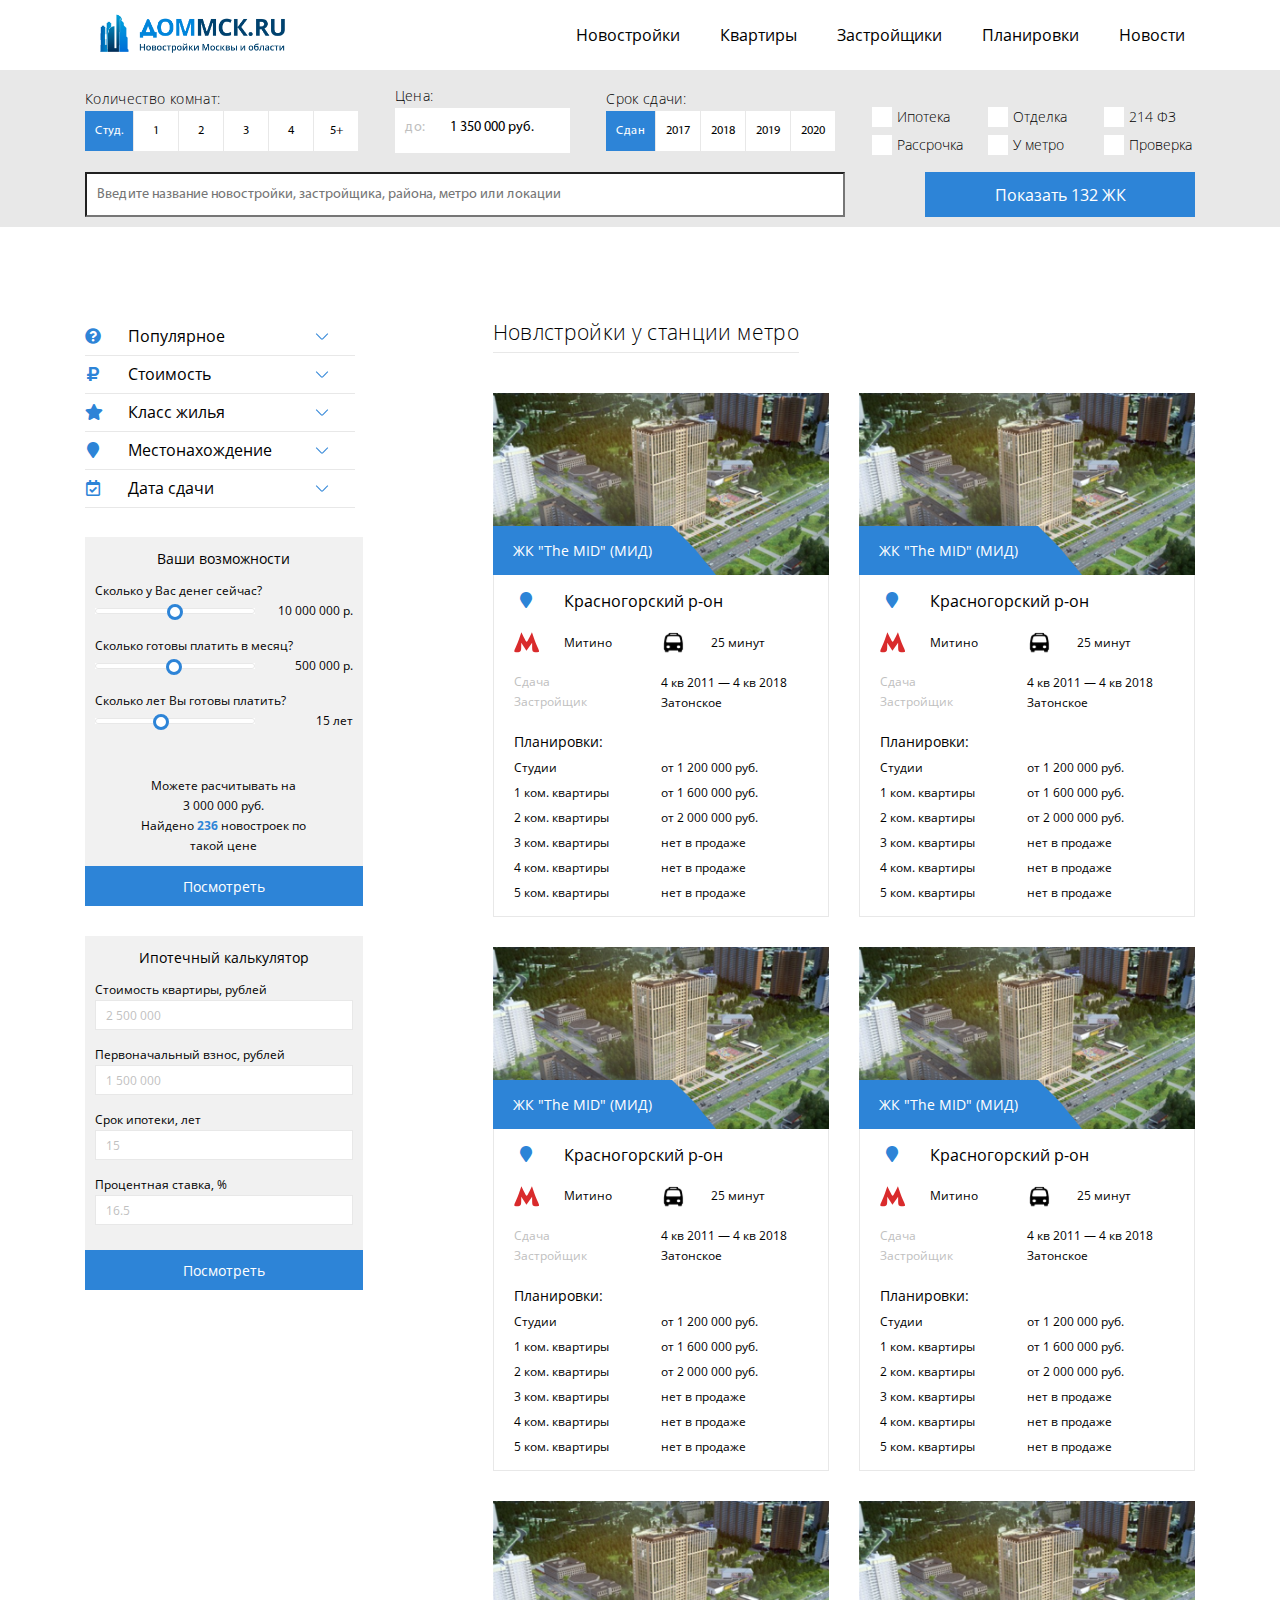
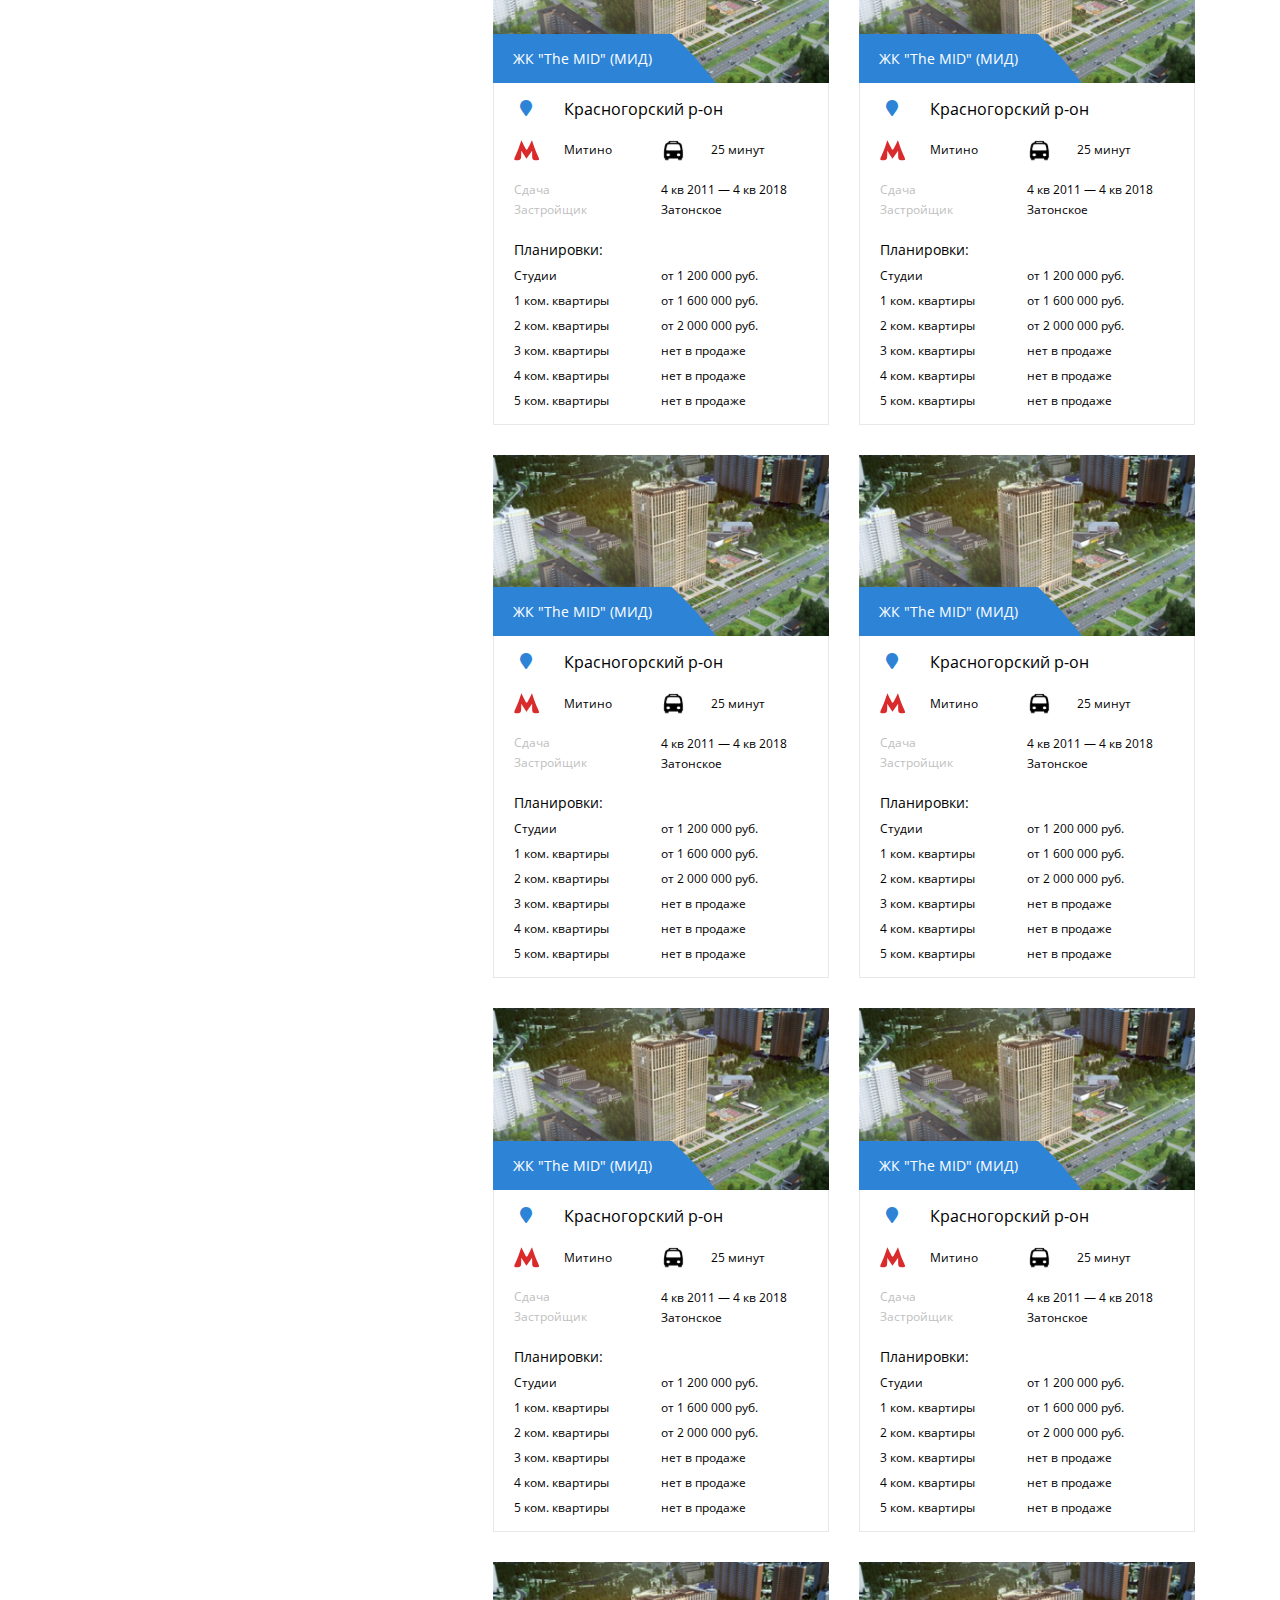
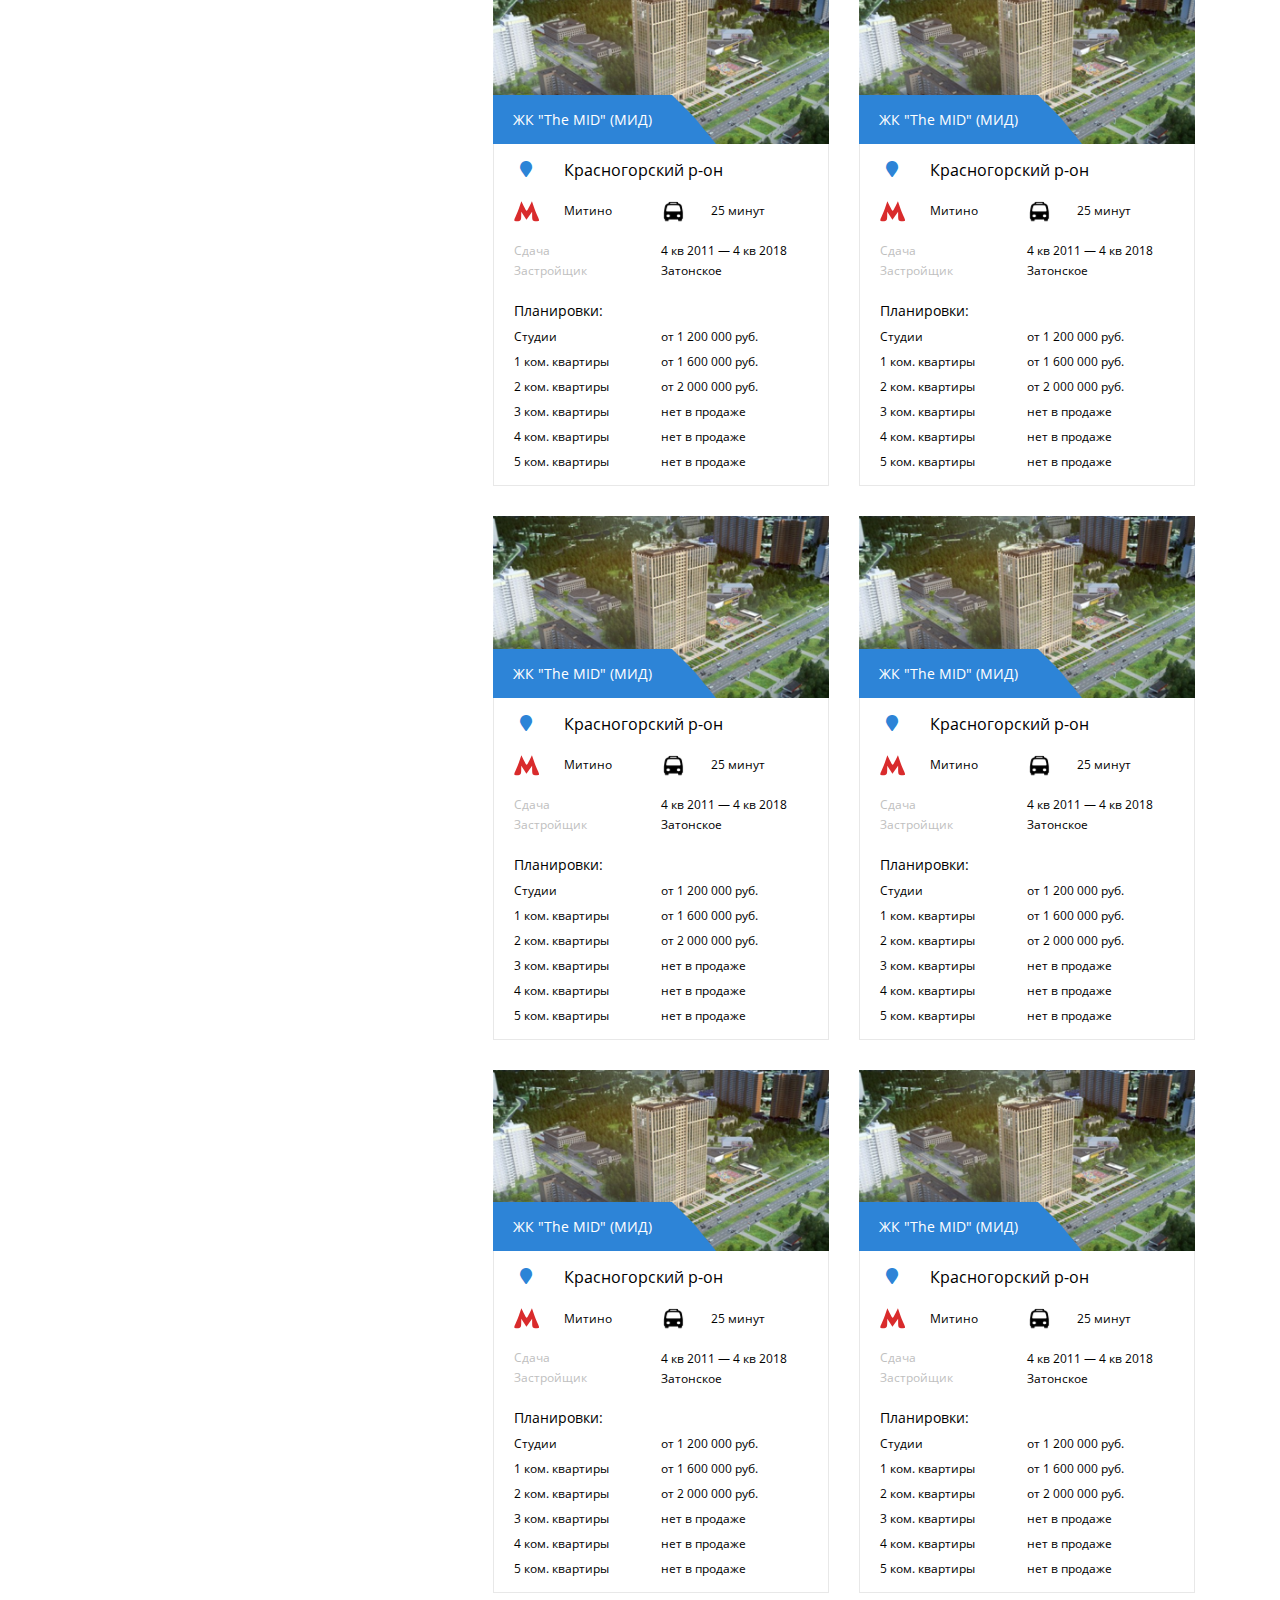
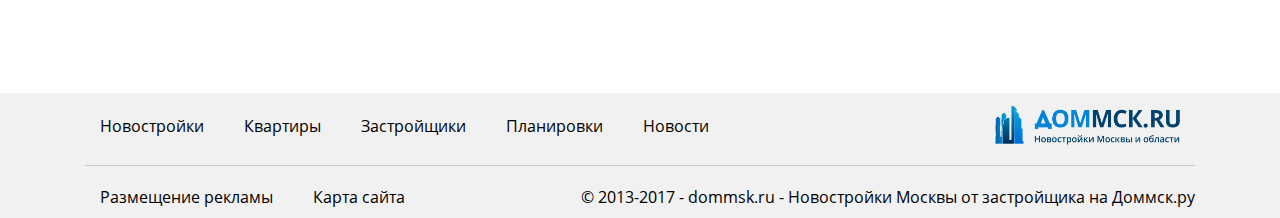
<file: buildings-by-the-metro.html>
<!DOCTYPE html><html class="page-index" lang="ru"><head><meta charset="utf-8"><meta http-equiv="X-UA-Compatible" content="IE=edge"><meta name="viewport" content="width=device-width, initial-scale=1, maximum-scale=1.0, user-scalable=no"><title></title><link rel="stylesheet" href="css/main.css?v=1524144584779"></head><body><div class="top-line"><div class="container d-flex justify-content-between align-items-center"><a class="top-line__logo logo animated fadeInLeft animation__step1"><img class="top-line__image" src="../images/title-logo.png"></a><nav class="top-line__menu menu animated fadeInRight animation__step1"><ul class="top-line__list menu__list"><li class="menu__item"><a class="menu__link" href="/">Новостройки</a></li><li class="menu__item"><a class="menu__link" href="/">Квартиры</a></li><li class="menu__item"><a class="menu__link" href="/">Застройщики</a></li><li class="menu__item"><a class="menu__link" href="/">Планировки</a></li><li class="menu__item"><a class="menu__link" href="/">Новости</a></li></ul></nav><div class="top-line__mobile-btn mobile-btn"><span class="mobile-btn__item" id="mobile-btn"></span></div></div><div class="mobile-menu top-line__mobile-menu animated bounceInDown firstLoad" id="mobile-menu"><div class="mobile-menu__border-top"></div><div class="container d-flex justify-content-between align-items-center"><nav class="menu mobile-menu__nav"><ul class="top-line__list menu__list mobile-menu__list"><li class="menu__item"><a class="menu__link" href="/">Новостройки</a></li><li class="menu__item"><a class="menu__link" href="/">Квартиры</a></li><li class="menu__item"><a class="menu__link" href="/">Застройщики</a></li><li class="menu__item"><a class="menu__link" href="/">Планировки</a></li><li class="menu__item"><a class="menu__link" href="/">Новости</a></li></ul></nav></div></div></div><header class="main-head"><div class="container main-head__content"><form class="search-form" id="header-form"><div class="search-form__group search-form__group--sm-order1"><span class="search-form__text">Количество комнат:</span><ul class="search-form__radio-group search-form__list"><li class="search-form__radio-item" data-index="0">студ.</li><li class="search-form__radio-item" data-index="1">1</li><li class="search-form__radio-item" data-index="2">2</li><li class="search-form__radio-item" data-index="3">3</li><li class="search-form__radio-item" data-index="4">4</li><li class="search-form__radio-item" data-index="5">5+</li></ul></div><div class="search-form__group search-form__group--sm-order2"><span class="search-form__text">Цена:</span><label class="search-form__control">до:<input class="search-form__input search-form__price" type="text" value="1 350 000 руб."></label></div><div class="search-form__group search-form__group--sm-order1"><span class="search-form__text">Срок сдачи: </span><ul class="search-form__radio-group search-form__list"><li class="search-form__radio-item" data-index="0">Сдан</li><li class="search-form__radio-item" data-index="1">2017</li><li class="search-form__radio-item" data-index="2">2018</li><li class="search-form__radio-item" data-index="3">2019</li><li class="search-form__radio-item" data-index="4">2020</li></ul></div><div class="search-form__group search-form__checkboxes search-form__group--sm-order3"><label class="search-form__checkboxes-label"><span class="search-form__checkbox" type="checkbox"></span><span class="search-form__checkbox-text">Ипотека</span></label><label class="search-form__checkboxes-label"><span class="search-form__checkbox" type="checkbox"></span><span class="search-form__checkbox-text">Отделка</span></label><label class="search-form__checkboxes-label"><span class="search-form__checkbox" type="checkbox"></span><span class="search-form__checkbox-text">214 ФЗ</span></label><label class="search-form__checkboxes-label"><span class="search-form__checkbox" type="checkbox"></span><span class="search-form__checkbox-text">Рассрочка</span></label><label class="search-form__checkboxes-label"><span class="search-form__checkbox" type="checkbox"></span><span class="search-form__checkbox-text">У метро</span></label><label class="search-form__checkboxes-label"><span class="search-form__checkbox" type="checkbox"></span><span class="search-form__checkbox-text">Проверка</span></label></div><div class="search-form__group search-form__group--block search-form__group--sm-order3"><input class="search-form__control search-form__area" type="text" placeholder="Введите название новостройки, застройщика, района, метро или локации"></div><div class="search-form__group search-form__group--center search-form__group--sm-order4"><button class="search-form__btn" value="Показать 132 ЖК" type="submit">Показать 132 ЖК</button></div></form></div></header><main class="main-section"><div class="container"><div class="main-section__wrapper"><div class="main-section__aside "><ul class="main-section__sidebar-menu sidebar-menu"><li class="sidebar-menu__item accordion"><div class="sidebar-menu__row accordion__target"><span class="sidebar-menu__icon fas fa-question-circle"></span><span class="sidebar-menu__title">Популярное</span><span class="sidebar-menu__arrow"></span></div><ul class="sidebar-menu__submenu sidebar-submenu accordion__inner"><li class="sidebar-submenu__list-item accordion"><a class="sidebar-submenu__list-header" href="/">Новостройки с акциями-скидками</a></li><li class="sidebar-submenu__list-item accordion"><a class="sidebar-submenu__list-header" href="/">Проверенные новостройки</a></li><li class="sidebar-submenu__list-item accordion"><a class="sidebar-submenu__list-header" href="/">Новостройки с ипотекой</a></li><li class="sidebar-submenu__list-item accordion"><a class="sidebar-submenu__list-header" href="/">Новостройки с рассрочкой</a></li><li class="sidebar-submenu__list-item accordion"><a class="sidebar-submenu__list-header" href="/">Самые дешевые</a></li><li class="sidebar-submenu__list-item accordion"><a class="sidebar-submenu__list-header" href="/">Самые  дорогие</a></li><li class="sidebar-submenu__list-item accordion"><a class="sidebar-submenu__list-header" href="/">Новостройки с отделкой</a></li><li class="sidebar-submenu__list-item accordion"><a class="sidebar-submenu__list-header" href="/">Квартиры у метро</a></li><li class="sidebar-submenu__list-item accordion"><a class="sidebar-submenu__list-header" href="/">Видовые квартиры</a></li></ul></li><li class="sidebar-menu__item accordion"><div class="sidebar-menu__row accordion__target"><span class="sidebar-menu__icon fas fa-ruble-sign"></span><span class="sidebar-menu__title">Стоимость</span><span class="sidebar-menu__arrow"></span></div><ul class="sidebar-menu__submenu sidebar-submenu accordion__inner"><li class="sidebar-submenu__list-item accordion"><a class="sidebar-submenu__list-header" href="/">Квартира за 1 миллион</a></li><li class="sidebar-submenu__list-item accordion"><a class="sidebar-submenu__list-header" href="/">Квартира за 1,5 миллиона</a></li><li class="sidebar-submenu__list-item accordion"><a class="sidebar-submenu__list-header" href="/">Квартира за 2 миллиона</a></li><li class="sidebar-submenu__list-item accordion"><a class="sidebar-submenu__list-header" href="/">Квартира за 2,5 миллиона</a></li><li class="sidebar-submenu__list-item accordion"><a class="sidebar-submenu__list-header" href="/">Квартира за 3 миллиона</a></li><li class="sidebar-submenu__list-item accordion"><a class="sidebar-submenu__list-header" href="/">Квартира за 3,5 миллиона</a></li></ul></li><li class="sidebar-menu__item accordion"><div class="sidebar-menu__row accordion__target"><span class="sidebar-menu__icon fas fa-star"></span><span class="sidebar-menu__title">Класс жилья</span><span class="sidebar-menu__arrow"></span></div><ul class="sidebar-menu__submenu sidebar-submenu accordion__inner"><li class="sidebar-submenu__list-item accordion"><a class="sidebar-submenu__list-header" href="/">Новостройки эконом-класса</a></li><li class="sidebar-submenu__list-item accordion"><a class="sidebar-submenu__list-header" href="/">Новостройки комфорт-класса</a></li><li class="sidebar-submenu__list-item accordion"><a class="sidebar-submenu__list-header" href="/">Новостройки бизнес-класса</a></li><li class="sidebar-submenu__list-item accordion"><a class="sidebar-submenu__list-header" href="/">Элитные новостройки</a></li></ul></li><li class="sidebar-menu__item accordion"><div class="sidebar-menu__row accordion__target"><span class="sidebar-menu__icon fas fa-map-marker"></span><span class="sidebar-menu__title">Местонахождение</span><span class="sidebar-menu__arrow"></span></div><ul class="sidebar-menu__submenu sidebar-submenu accordion__inner"><li class="sidebar-submenu__list-item accordion"><span class="sidebar-submenu__list-header">Москва</span></li><li class="sidebar-submenu__list-item accordion"><div class="sidebar-menu__row sidebar-menu__row--fs accordion__target"><span class="sidebar-submenu__list-link">ВАО</span><span class="sidebar-menu__arrow sidebar-menu__arrow--sub"></span></div><ul class="sidebar-submenu__sub sidebar-sub accordion__inner"><li class="sidebar-sub__list-item"><span>-</span><a class="sidebar-sub__list-link" href="/">Богородское</a></li><li class="sidebar-sub__list-item"><span>-</span><a class="sidebar-sub__list-link" href="/">Измайлово</a></li><li class="sidebar-sub__list-item"><span>-</span><a class="sidebar-sub__list-link" href="/">Косино-Ухтомский</a></li><li class="sidebar-sub__list-item"><span>-</span><a class="sidebar-sub__list-link" href="/">Перово</a></li><li class="sidebar-sub__list-item"><span>-</span><a class="sidebar-sub__list-link" href="/">Преображенское</a></li></ul></li><li class="sidebar-submenu__list-item accordion"><div class="sidebar-menu__row sidebar-menu__row--fs accordion__target"><span class="sidebar-submenu__list-link">ЗАО</span><span class="sidebar-menu__arrow sidebar-menu__arrow--sub"></span></div><ul class="sidebar-submenu__sub sidebar-sub accordion__inner"><li class="sidebar-sub__list-item"><span>-</span><a class="sidebar-sub__list-link" href="/">Богородское</a></li><li class="sidebar-sub__list-item"><span>-</span><a class="sidebar-sub__list-link" href="/">Измайлово</a></li><li class="sidebar-sub__list-item"><span>-</span><a class="sidebar-sub__list-link" href="/">Косино-Ухтомский</a></li><li class="sidebar-sub__list-item"><span>-</span><a class="sidebar-sub__list-link" href="/">Перово</a></li><li class="sidebar-sub__list-item"><span>-</span><a class="sidebar-sub__list-link" href="/">Преображенское</a></li></ul></li><li class="sidebar-submenu__list-item accordion"><div class="sidebar-menu__row sidebar-menu__row--fs accordion__target"><span class="sidebar-submenu__list-link">ЗелАО</span><span class="sidebar-menu__arrow sidebar-menu__arrow--sub"></span></div><ul class="sidebar-submenu__sub sidebar-sub accordion__inner"><li class="sidebar-sub__list-item"><span>-</span><a class="sidebar-sub__list-link" href="/">Богородское</a></li><li class="sidebar-sub__list-item"><span>-</span><a class="sidebar-sub__list-link" href="/">Измайлово</a></li><li class="sidebar-sub__list-item"><span>-</span><a class="sidebar-sub__list-link" href="/">Косино-Ухтомский</a></li><li class="sidebar-sub__list-item"><span>-</span><a class="sidebar-sub__list-link" href="/">Перово</a></li><li class="sidebar-sub__list-item"><span>-</span><a class="sidebar-sub__list-link" href="/">Преображенское</a></li></ul></li><li class="sidebar-submenu__list-item accordion"><span class="sidebar-submenu__list-header">Московская область</span></li><li class="sidebar-submenu__list-item accordion"><div class="sidebar-menu__row sidebar-menu__row--fs accordion__target"><span class="sidebar-submenu__list-link">Балашихинский</span><span class="sidebar-menu__arrow sidebar-menu__arrow--sub"></span></div><ul class="sidebar-submenu__sub sidebar-sub accordion__inner"><li class="sidebar-sub__list-item"><span>-</span><a class="sidebar-sub__list-link" href="/">Богородское</a></li><li class="sidebar-sub__list-item"><span>-</span><a class="sidebar-sub__list-link" href="/">Измайлово</a></li><li class="sidebar-sub__list-item"><span>-</span><a class="sidebar-sub__list-link" href="/">Косино-Ухтомский</a></li><li class="sidebar-sub__list-item"><span>-</span><a class="sidebar-sub__list-link" href="/">Перово</a></li><li class="sidebar-sub__list-item"><span>-</span><a class="sidebar-sub__list-link" href="/">Преображенское</a></li></ul></li></ul></li><li class="sidebar-menu__item accordion"><div class="sidebar-menu__row accordion__target"><span class="sidebar-menu__icon far fa-calendar-check"></span><span class="sidebar-menu__title">Дата сдачи</span><span class="sidebar-menu__arrow"></span></div><ul class="sidebar-menu__submenu sidebar-submenu accordion__inner"><li class="sidebar-submenu__list-item accordion"><a class="sidebar-submenu__list-header" href="/">1 квартал 2018</a></li><li class="sidebar-submenu__list-item accordion"><a class="sidebar-submenu__list-header" href="/">2 квартал 2018</a></li><li class="sidebar-submenu__list-item accordion"><a class="sidebar-submenu__list-header" href="/">3 квартал 2018</a></li><li class="sidebar-submenu__list-item accordion"><a class="sidebar-submenu__list-header" href="/">4 квартал 2018</a></li></ul></li></ul><div class="sidebar-menu__widget widget"><h4 class="widget__title">Ваши возможности</h4><form class="widget__form" id="options"><label class="widget__wrapp">Сколько у Вас денег сейчас?</label><div class="widget__form-group"><input class="widget__control" type="range" min="0" max="20000000" step="100000" value="10000000"><span class="widget__text" data-postfix=" р.">0 р.</span></div><label class="widget__wrapp">Сколько готовы платить в месяц?</label><div class="widget__form-group"><input class="widget__control" type="range" min="10000" max="1000000" step="10000" value="500000"><span class="widget__text" data-postfix=" р.">0 р.</span></div><label class="widget__wrapp">Сколько лет Вы готовы платить?</label><div class="widget__form-group"><input class="widget__control" type="range" min="5" max="30" value="15"><span class="widget__text" data-postfix=" лет">0 лет</span></div><div class="widget__result"><span>Можете расчитывать на</span><span data-type="result">3 000 000 руб.</span><span>Найдено <b>236</b> новостроек по такой цене</span></div><button class="widget__btn" type="submit">Посмотреть</button></form></div><div class="sidebar-menu__widget widget"><h4 class="widget__title">Ипотечный калькулятор</h4><form class="widget__form" id="calculator"><label class="widget__wrapp">Стоимость квартиры, рублей</label><div class="widget__form-group"><input class="widget__control" type="text" placeholder="2 500 000" data-type="price"></div><label class="widget__wrapp">Первоначальный взнос, рублей</label><div class="widget__form-group"><input class="widget__control" type="text" placeholder="1 500 000" data-type="installment"></div><label class="widget__wrapp">Срок ипотеки, лет</label><div class="widget__form-group"><input class="widget__control" type="text" placeholder="15" data-type="term"></div><label class="widget__wrapp">Процентная ставка, %</label><div class="widget__form-group"><input class="widget__control" type="text" placeholder="16.5" data-type="procent"></div><button class="widget__btn" type="submit">Посмотреть</button></form></div></div><div class="main-section__content"><h2 class="base-title base-title--type2 base-title--black main-section__title main-section__title--with-bb main-section__title--mb">Новлстройки у станции метро</h2><div class="content__posts"><div class="content__post-card"><a class="post-card post-card__wrapper" href="/"><div class="post-card__poster "><img class="post-card__img" src="../../images/card-1.png"><span class="post-card__title">ЖК &quot;The MID&quot; (МИД)</span></div><div class="post-card__content"><p class="post-card__location "><span class="fas fa-map-marker post-card__icon post-card__icon--blue"></span><span>Красногорский р-он</span></p><div class="post-card__row"><div class="post-card__row-item"><span class="post-card__icon post-card__icon--red"><svg><use xlink:href="/images/sprites.svg#metro"></use></svg></span><span class="post-card__text">Митино</span></div><div class="post-card__row-item"><span class="post-card__icon post-card__icon--blue"><svg><use xlink:href="/images/sprites.svg#bus"></use></svg></span><span class="post-card__text">25 минут</span></div></div><div class="post-card__row"><div class="post-card__row-item"><span class="post-card__text post-card__text--shadow">Сдача</span></div><div class="post-card__row-item"><span class="post-card__text">4 кв 2011 — 4 кв 2018</span></div></div><div class="post-card__row post-card__row--no-mt"><div class="post-card__row-item"><span class="post-card__text post-card__text--shadow">Застройщик</span></div><div class="post-card__row-item"><span class="post-card__text">Затонское</span></div></div><div class="post-card__row"><span class="post-card__text post-card__text--big">Планировки:</span></div><div class="post-card__row post-card__row--sm-mt"><div class="post-card__row-item"> <span class="post-card__text">Студии</span></div><div class="post-card__row-item"> <span class="post-card__text">от 1 200 000 руб.</span></div></div><div class="post-card__row post-card__row--sm-mt"><div class="post-card__row-item"> <span class="post-card__text">1 ком. квартиры</span></div><div class="post-card__row-item"> <span class="post-card__text">от 1 600 000 руб.</span></div></div><div class="post-card__row post-card__row--sm-mt"><div class="post-card__row-item"> <span class="post-card__text">2 ком. квартиры</span></div><div class="post-card__row-item"> <span class="post-card__text">от 2 000 000 руб.</span></div></div><div class="post-card__row post-card__row--sm-mt"><div class="post-card__row-item"> <span class="post-card__text">3 ком. квартиры</span></div><div class="post-card__row-item"> <span class="post-card__text">нет в продаже</span></div></div><div class="post-card__row post-card__row--sm-mt"><div class="post-card__row-item"> <span class="post-card__text">4 ком. квартиры</span></div><div class="post-card__row-item"> <span class="post-card__text">нет в продаже</span></div></div><div class="post-card__row post-card__row--sm-mt"><div class="post-card__row-item"> <span class="post-card__text">5 ком. квартиры</span></div><div class="post-card__row-item"> <span class="post-card__text">нет в продаже</span></div></div></div></a><a class="post-card post-card__wrapper" href="/"><div class="post-card__poster "><img class="post-card__img" src="../../images/card-1.png"><span class="post-card__title">ЖК &quot;The MID&quot; (МИД)</span></div><div class="post-card__content"><p class="post-card__location "><span class="fas fa-map-marker post-card__icon post-card__icon--blue"></span><span>Красногорский р-он</span></p><div class="post-card__row"><div class="post-card__row-item"><span class="post-card__icon post-card__icon--red"><svg><use xlink:href="/images/sprites.svg#metro"></use></svg></span><span class="post-card__text">Митино</span></div><div class="post-card__row-item"><span class="post-card__icon post-card__icon--blue"><svg><use xlink:href="/images/sprites.svg#bus"></use></svg></span><span class="post-card__text">25 минут</span></div></div><div class="post-card__row"><div class="post-card__row-item"><span class="post-card__text post-card__text--shadow">Сдача</span></div><div class="post-card__row-item"><span class="post-card__text">4 кв 2011 — 4 кв 2018</span></div></div><div class="post-card__row post-card__row--no-mt"><div class="post-card__row-item"><span class="post-card__text post-card__text--shadow">Застройщик</span></div><div class="post-card__row-item"><span class="post-card__text">Затонское</span></div></div><div class="post-card__row"><span class="post-card__text post-card__text--big">Планировки:</span></div><div class="post-card__row post-card__row--sm-mt"><div class="post-card__row-item"> <span class="post-card__text">Студии</span></div><div class="post-card__row-item"> <span class="post-card__text">от 1 200 000 руб.</span></div></div><div class="post-card__row post-card__row--sm-mt"><div class="post-card__row-item"> <span class="post-card__text">1 ком. квартиры</span></div><div class="post-card__row-item"> <span class="post-card__text">от 1 600 000 руб.</span></div></div><div class="post-card__row post-card__row--sm-mt"><div class="post-card__row-item"> <span class="post-card__text">2 ком. квартиры</span></div><div class="post-card__row-item"> <span class="post-card__text">от 2 000 000 руб.</span></div></div><div class="post-card__row post-card__row--sm-mt"><div class="post-card__row-item"> <span class="post-card__text">3 ком. квартиры</span></div><div class="post-card__row-item"> <span class="post-card__text">нет в продаже</span></div></div><div class="post-card__row post-card__row--sm-mt"><div class="post-card__row-item"> <span class="post-card__text">4 ком. квартиры</span></div><div class="post-card__row-item"> <span class="post-card__text">нет в продаже</span></div></div><div class="post-card__row post-card__row--sm-mt"><div class="post-card__row-item"> <span class="post-card__text">5 ком. квартиры</span></div><div class="post-card__row-item"> <span class="post-card__text">нет в продаже</span></div></div></div></a><a class="post-card post-card__wrapper" href="/"><div class="post-card__poster "><img class="post-card__img" src="../../images/card-1.png"><span class="post-card__title">ЖК &quot;The MID&quot; (МИД)</span></div><div class="post-card__content"><p class="post-card__location "><span class="fas fa-map-marker post-card__icon post-card__icon--blue"></span><span>Красногорский р-он</span></p><div class="post-card__row"><div class="post-card__row-item"><span class="post-card__icon post-card__icon--red"><svg><use xlink:href="/images/sprites.svg#metro"></use></svg></span><span class="post-card__text">Митино</span></div><div class="post-card__row-item"><span class="post-card__icon post-card__icon--blue"><svg><use xlink:href="/images/sprites.svg#bus"></use></svg></span><span class="post-card__text">25 минут</span></div></div><div class="post-card__row"><div class="post-card__row-item"><span class="post-card__text post-card__text--shadow">Сдача</span></div><div class="post-card__row-item"><span class="post-card__text">4 кв 2011 — 4 кв 2018</span></div></div><div class="post-card__row post-card__row--no-mt"><div class="post-card__row-item"><span class="post-card__text post-card__text--shadow">Застройщик</span></div><div class="post-card__row-item"><span class="post-card__text">Затонское</span></div></div><div class="post-card__row"><span class="post-card__text post-card__text--big">Планировки:</span></div><div class="post-card__row post-card__row--sm-mt"><div class="post-card__row-item"> <span class="post-card__text">Студии</span></div><div class="post-card__row-item"> <span class="post-card__text">от 1 200 000 руб.</span></div></div><div class="post-card__row post-card__row--sm-mt"><div class="post-card__row-item"> <span class="post-card__text">1 ком. квартиры</span></div><div class="post-card__row-item"> <span class="post-card__text">от 1 600 000 руб.</span></div></div><div class="post-card__row post-card__row--sm-mt"><div class="post-card__row-item"> <span class="post-card__text">2 ком. квартиры</span></div><div class="post-card__row-item"> <span class="post-card__text">от 2 000 000 руб.</span></div></div><div class="post-card__row post-card__row--sm-mt"><div class="post-card__row-item"> <span class="post-card__text">3 ком. квартиры</span></div><div class="post-card__row-item"> <span class="post-card__text">нет в продаже</span></div></div><div class="post-card__row post-card__row--sm-mt"><div class="post-card__row-item"> <span class="post-card__text">4 ком. квартиры</span></div><div class="post-card__row-item"> <span class="post-card__text">нет в продаже</span></div></div><div class="post-card__row post-card__row--sm-mt"><div class="post-card__row-item"> <span class="post-card__text">5 ком. квартиры</span></div><div class="post-card__row-item"> <span class="post-card__text">нет в продаже</span></div></div></div></a><a class="post-card post-card__wrapper" href="/"><div class="post-card__poster "><img class="post-card__img" src="../../images/card-1.png"><span class="post-card__title">ЖК &quot;The MID&quot; (МИД)</span></div><div class="post-card__content"><p class="post-card__location "><span class="fas fa-map-marker post-card__icon post-card__icon--blue"></span><span>Красногорский р-он</span></p><div class="post-card__row"><div class="post-card__row-item"><span class="post-card__icon post-card__icon--red"><svg><use xlink:href="/images/sprites.svg#metro"></use></svg></span><span class="post-card__text">Митино</span></div><div class="post-card__row-item"><span class="post-card__icon post-card__icon--blue"><svg><use xlink:href="/images/sprites.svg#bus"></use></svg></span><span class="post-card__text">25 минут</span></div></div><div class="post-card__row"><div class="post-card__row-item"><span class="post-card__text post-card__text--shadow">Сдача</span></div><div class="post-card__row-item"><span class="post-card__text">4 кв 2011 — 4 кв 2018</span></div></div><div class="post-card__row post-card__row--no-mt"><div class="post-card__row-item"><span class="post-card__text post-card__text--shadow">Застройщик</span></div><div class="post-card__row-item"><span class="post-card__text">Затонское</span></div></div><div class="post-card__row"><span class="post-card__text post-card__text--big">Планировки:</span></div><div class="post-card__row post-card__row--sm-mt"><div class="post-card__row-item"> <span class="post-card__text">Студии</span></div><div class="post-card__row-item"> <span class="post-card__text">от 1 200 000 руб.</span></div></div><div class="post-card__row post-card__row--sm-mt"><div class="post-card__row-item"> <span class="post-card__text">1 ком. квартиры</span></div><div class="post-card__row-item"> <span class="post-card__text">от 1 600 000 руб.</span></div></div><div class="post-card__row post-card__row--sm-mt"><div class="post-card__row-item"> <span class="post-card__text">2 ком. квартиры</span></div><div class="post-card__row-item"> <span class="post-card__text">от 2 000 000 руб.</span></div></div><div class="post-card__row post-card__row--sm-mt"><div class="post-card__row-item"> <span class="post-card__text">3 ком. квартиры</span></div><div class="post-card__row-item"> <span class="post-card__text">нет в продаже</span></div></div><div class="post-card__row post-card__row--sm-mt"><div class="post-card__row-item"> <span class="post-card__text">4 ком. квартиры</span></div><div class="post-card__row-item"> <span class="post-card__text">нет в продаже</span></div></div><div class="post-card__row post-card__row--sm-mt"><div class="post-card__row-item"> <span class="post-card__text">5 ком. квартиры</span></div><div class="post-card__row-item"> <span class="post-card__text">нет в продаже</span></div></div></div></a><a class="post-card post-card__wrapper" href="/"><div class="post-card__poster "><img class="post-card__img" src="../../images/card-1.png"><span class="post-card__title">ЖК &quot;The MID&quot; (МИД)</span></div><div class="post-card__content"><p class="post-card__location "><span class="fas fa-map-marker post-card__icon post-card__icon--blue"></span><span>Красногорский р-он</span></p><div class="post-card__row"><div class="post-card__row-item"><span class="post-card__icon post-card__icon--red"><svg><use xlink:href="/images/sprites.svg#metro"></use></svg></span><span class="post-card__text">Митино</span></div><div class="post-card__row-item"><span class="post-card__icon post-card__icon--blue"><svg><use xlink:href="/images/sprites.svg#bus"></use></svg></span><span class="post-card__text">25 минут</span></div></div><div class="post-card__row"><div class="post-card__row-item"><span class="post-card__text post-card__text--shadow">Сдача</span></div><div class="post-card__row-item"><span class="post-card__text">4 кв 2011 — 4 кв 2018</span></div></div><div class="post-card__row post-card__row--no-mt"><div class="post-card__row-item"><span class="post-card__text post-card__text--shadow">Застройщик</span></div><div class="post-card__row-item"><span class="post-card__text">Затонское</span></div></div><div class="post-card__row"><span class="post-card__text post-card__text--big">Планировки:</span></div><div class="post-card__row post-card__row--sm-mt"><div class="post-card__row-item"> <span class="post-card__text">Студии</span></div><div class="post-card__row-item"> <span class="post-card__text">от 1 200 000 руб.</span></div></div><div class="post-card__row post-card__row--sm-mt"><div class="post-card__row-item"> <span class="post-card__text">1 ком. квартиры</span></div><div class="post-card__row-item"> <span class="post-card__text">от 1 600 000 руб.</span></div></div><div class="post-card__row post-card__row--sm-mt"><div class="post-card__row-item"> <span class="post-card__text">2 ком. квартиры</span></div><div class="post-card__row-item"> <span class="post-card__text">от 2 000 000 руб.</span></div></div><div class="post-card__row post-card__row--sm-mt"><div class="post-card__row-item"> <span class="post-card__text">3 ком. квартиры</span></div><div class="post-card__row-item"> <span class="post-card__text">нет в продаже</span></div></div><div class="post-card__row post-card__row--sm-mt"><div class="post-card__row-item"> <span class="post-card__text">4 ком. квартиры</span></div><div class="post-card__row-item"> <span class="post-card__text">нет в продаже</span></div></div><div class="post-card__row post-card__row--sm-mt"><div class="post-card__row-item"> <span class="post-card__text">5 ком. квартиры</span></div><div class="post-card__row-item"> <span class="post-card__text">нет в продаже</span></div></div></div></a><a class="post-card post-card__wrapper" href="/"><div class="post-card__poster "><img class="post-card__img" src="../../images/card-1.png"><span class="post-card__title">ЖК &quot;The MID&quot; (МИД)</span></div><div class="post-card__content"><p class="post-card__location "><span class="fas fa-map-marker post-card__icon post-card__icon--blue"></span><span>Красногорский р-он</span></p><div class="post-card__row"><div class="post-card__row-item"><span class="post-card__icon post-card__icon--red"><svg><use xlink:href="/images/sprites.svg#metro"></use></svg></span><span class="post-card__text">Митино</span></div><div class="post-card__row-item"><span class="post-card__icon post-card__icon--blue"><svg><use xlink:href="/images/sprites.svg#bus"></use></svg></span><span class="post-card__text">25 минут</span></div></div><div class="post-card__row"><div class="post-card__row-item"><span class="post-card__text post-card__text--shadow">Сдача</span></div><div class="post-card__row-item"><span class="post-card__text">4 кв 2011 — 4 кв 2018</span></div></div><div class="post-card__row post-card__row--no-mt"><div class="post-card__row-item"><span class="post-card__text post-card__text--shadow">Застройщик</span></div><div class="post-card__row-item"><span class="post-card__text">Затонское</span></div></div><div class="post-card__row"><span class="post-card__text post-card__text--big">Планировки:</span></div><div class="post-card__row post-card__row--sm-mt"><div class="post-card__row-item"> <span class="post-card__text">Студии</span></div><div class="post-card__row-item"> <span class="post-card__text">от 1 200 000 руб.</span></div></div><div class="post-card__row post-card__row--sm-mt"><div class="post-card__row-item"> <span class="post-card__text">1 ком. квартиры</span></div><div class="post-card__row-item"> <span class="post-card__text">от 1 600 000 руб.</span></div></div><div class="post-card__row post-card__row--sm-mt"><div class="post-card__row-item"> <span class="post-card__text">2 ком. квартиры</span></div><div class="post-card__row-item"> <span class="post-card__text">от 2 000 000 руб.</span></div></div><div class="post-card__row post-card__row--sm-mt"><div class="post-card__row-item"> <span class="post-card__text">3 ком. квартиры</span></div><div class="post-card__row-item"> <span class="post-card__text">нет в продаже</span></div></div><div class="post-card__row post-card__row--sm-mt"><div class="post-card__row-item"> <span class="post-card__text">4 ком. квартиры</span></div><div class="post-card__row-item"> <span class="post-card__text">нет в продаже</span></div></div><div class="post-card__row post-card__row--sm-mt"><div class="post-card__row-item"> <span class="post-card__text">5 ком. квартиры</span></div><div class="post-card__row-item"> <span class="post-card__text">нет в продаже</span></div></div></div></a><a class="post-card post-card__wrapper" href="/"><div class="post-card__poster "><img class="post-card__img" src="../../images/card-1.png"><span class="post-card__title">ЖК &quot;The MID&quot; (МИД)</span></div><div class="post-card__content"><p class="post-card__location "><span class="fas fa-map-marker post-card__icon post-card__icon--blue"></span><span>Красногорский р-он</span></p><div class="post-card__row"><div class="post-card__row-item"><span class="post-card__icon post-card__icon--red"><svg><use xlink:href="/images/sprites.svg#metro"></use></svg></span><span class="post-card__text">Митино</span></div><div class="post-card__row-item"><span class="post-card__icon post-card__icon--blue"><svg><use xlink:href="/images/sprites.svg#bus"></use></svg></span><span class="post-card__text">25 минут</span></div></div><div class="post-card__row"><div class="post-card__row-item"><span class="post-card__text post-card__text--shadow">Сдача</span></div><div class="post-card__row-item"><span class="post-card__text">4 кв 2011 — 4 кв 2018</span></div></div><div class="post-card__row post-card__row--no-mt"><div class="post-card__row-item"><span class="post-card__text post-card__text--shadow">Застройщик</span></div><div class="post-card__row-item"><span class="post-card__text">Затонское</span></div></div><div class="post-card__row"><span class="post-card__text post-card__text--big">Планировки:</span></div><div class="post-card__row post-card__row--sm-mt"><div class="post-card__row-item"> <span class="post-card__text">Студии</span></div><div class="post-card__row-item"> <span class="post-card__text">от 1 200 000 руб.</span></div></div><div class="post-card__row post-card__row--sm-mt"><div class="post-card__row-item"> <span class="post-card__text">1 ком. квартиры</span></div><div class="post-card__row-item"> <span class="post-card__text">от 1 600 000 руб.</span></div></div><div class="post-card__row post-card__row--sm-mt"><div class="post-card__row-item"> <span class="post-card__text">2 ком. квартиры</span></div><div class="post-card__row-item"> <span class="post-card__text">от 2 000 000 руб.</span></div></div><div class="post-card__row post-card__row--sm-mt"><div class="post-card__row-item"> <span class="post-card__text">3 ком. квартиры</span></div><div class="post-card__row-item"> <span class="post-card__text">нет в продаже</span></div></div><div class="post-card__row post-card__row--sm-mt"><div class="post-card__row-item"> <span class="post-card__text">4 ком. квартиры</span></div><div class="post-card__row-item"> <span class="post-card__text">нет в продаже</span></div></div><div class="post-card__row post-card__row--sm-mt"><div class="post-card__row-item"> <span class="post-card__text">5 ком. квартиры</span></div><div class="post-card__row-item"> <span class="post-card__text">нет в продаже</span></div></div></div></a><a class="post-card post-card__wrapper" href="/"><div class="post-card__poster "><img class="post-card__img" src="../../images/card-1.png"><span class="post-card__title">ЖК &quot;The MID&quot; (МИД)</span></div><div class="post-card__content"><p class="post-card__location "><span class="fas fa-map-marker post-card__icon post-card__icon--blue"></span><span>Красногорский р-он</span></p><div class="post-card__row"><div class="post-card__row-item"><span class="post-card__icon post-card__icon--red"><svg><use xlink:href="/images/sprites.svg#metro"></use></svg></span><span class="post-card__text">Митино</span></div><div class="post-card__row-item"><span class="post-card__icon post-card__icon--blue"><svg><use xlink:href="/images/sprites.svg#bus"></use></svg></span><span class="post-card__text">25 минут</span></div></div><div class="post-card__row"><div class="post-card__row-item"><span class="post-card__text post-card__text--shadow">Сдача</span></div><div class="post-card__row-item"><span class="post-card__text">4 кв 2011 — 4 кв 2018</span></div></div><div class="post-card__row post-card__row--no-mt"><div class="post-card__row-item"><span class="post-card__text post-card__text--shadow">Застройщик</span></div><div class="post-card__row-item"><span class="post-card__text">Затонское</span></div></div><div class="post-card__row"><span class="post-card__text post-card__text--big">Планировки:</span></div><div class="post-card__row post-card__row--sm-mt"><div class="post-card__row-item"> <span class="post-card__text">Студии</span></div><div class="post-card__row-item"> <span class="post-card__text">от 1 200 000 руб.</span></div></div><div class="post-card__row post-card__row--sm-mt"><div class="post-card__row-item"> <span class="post-card__text">1 ком. квартиры</span></div><div class="post-card__row-item"> <span class="post-card__text">от 1 600 000 руб.</span></div></div><div class="post-card__row post-card__row--sm-mt"><div class="post-card__row-item"> <span class="post-card__text">2 ком. квартиры</span></div><div class="post-card__row-item"> <span class="post-card__text">от 2 000 000 руб.</span></div></div><div class="post-card__row post-card__row--sm-mt"><div class="post-card__row-item"> <span class="post-card__text">3 ком. квартиры</span></div><div class="post-card__row-item"> <span class="post-card__text">нет в продаже</span></div></div><div class="post-card__row post-card__row--sm-mt"><div class="post-card__row-item"> <span class="post-card__text">4 ком. квартиры</span></div><div class="post-card__row-item"> <span class="post-card__text">нет в продаже</span></div></div><div class="post-card__row post-card__row--sm-mt"><div class="post-card__row-item"> <span class="post-card__text">5 ком. квартиры</span></div><div class="post-card__row-item"> <span class="post-card__text">нет в продаже</span></div></div></div></a><a class="post-card post-card__wrapper" href="/"><div class="post-card__poster "><img class="post-card__img" src="../../images/card-1.png"><span class="post-card__title">ЖК &quot;The MID&quot; (МИД)</span></div><div class="post-card__content"><p class="post-card__location "><span class="fas fa-map-marker post-card__icon post-card__icon--blue"></span><span>Красногорский р-он</span></p><div class="post-card__row"><div class="post-card__row-item"><span class="post-card__icon post-card__icon--red"><svg><use xlink:href="/images/sprites.svg#metro"></use></svg></span><span class="post-card__text">Митино</span></div><div class="post-card__row-item"><span class="post-card__icon post-card__icon--blue"><svg><use xlink:href="/images/sprites.svg#bus"></use></svg></span><span class="post-card__text">25 минут</span></div></div><div class="post-card__row"><div class="post-card__row-item"><span class="post-card__text post-card__text--shadow">Сдача</span></div><div class="post-card__row-item"><span class="post-card__text">4 кв 2011 — 4 кв 2018</span></div></div><div class="post-card__row post-card__row--no-mt"><div class="post-card__row-item"><span class="post-card__text post-card__text--shadow">Застройщик</span></div><div class="post-card__row-item"><span class="post-card__text">Затонское</span></div></div><div class="post-card__row"><span class="post-card__text post-card__text--big">Планировки:</span></div><div class="post-card__row post-card__row--sm-mt"><div class="post-card__row-item"> <span class="post-card__text">Студии</span></div><div class="post-card__row-item"> <span class="post-card__text">от 1 200 000 руб.</span></div></div><div class="post-card__row post-card__row--sm-mt"><div class="post-card__row-item"> <span class="post-card__text">1 ком. квартиры</span></div><div class="post-card__row-item"> <span class="post-card__text">от 1 600 000 руб.</span></div></div><div class="post-card__row post-card__row--sm-mt"><div class="post-card__row-item"> <span class="post-card__text">2 ком. квартиры</span></div><div class="post-card__row-item"> <span class="post-card__text">от 2 000 000 руб.</span></div></div><div class="post-card__row post-card__row--sm-mt"><div class="post-card__row-item"> <span class="post-card__text">3 ком. квартиры</span></div><div class="post-card__row-item"> <span class="post-card__text">нет в продаже</span></div></div><div class="post-card__row post-card__row--sm-mt"><div class="post-card__row-item"> <span class="post-card__text">4 ком. квартиры</span></div><div class="post-card__row-item"> <span class="post-card__text">нет в продаже</span></div></div><div class="post-card__row post-card__row--sm-mt"><div class="post-card__row-item"> <span class="post-card__text">5 ком. квартиры</span></div><div class="post-card__row-item"> <span class="post-card__text">нет в продаже</span></div></div></div></a><a class="post-card post-card__wrapper" href="/"><div class="post-card__poster "><img class="post-card__img" src="../../images/card-1.png"><span class="post-card__title">ЖК &quot;The MID&quot; (МИД)</span></div><div class="post-card__content"><p class="post-card__location "><span class="fas fa-map-marker post-card__icon post-card__icon--blue"></span><span>Красногорский р-он</span></p><div class="post-card__row"><div class="post-card__row-item"><span class="post-card__icon post-card__icon--red"><svg><use xlink:href="/images/sprites.svg#metro"></use></svg></span><span class="post-card__text">Митино</span></div><div class="post-card__row-item"><span class="post-card__icon post-card__icon--blue"><svg><use xlink:href="/images/sprites.svg#bus"></use></svg></span><span class="post-card__text">25 минут</span></div></div><div class="post-card__row"><div class="post-card__row-item"><span class="post-card__text post-card__text--shadow">Сдача</span></div><div class="post-card__row-item"><span class="post-card__text">4 кв 2011 — 4 кв 2018</span></div></div><div class="post-card__row post-card__row--no-mt"><div class="post-card__row-item"><span class="post-card__text post-card__text--shadow">Застройщик</span></div><div class="post-card__row-item"><span class="post-card__text">Затонское</span></div></div><div class="post-card__row"><span class="post-card__text post-card__text--big">Планировки:</span></div><div class="post-card__row post-card__row--sm-mt"><div class="post-card__row-item"> <span class="post-card__text">Студии</span></div><div class="post-card__row-item"> <span class="post-card__text">от 1 200 000 руб.</span></div></div><div class="post-card__row post-card__row--sm-mt"><div class="post-card__row-item"> <span class="post-card__text">1 ком. квартиры</span></div><div class="post-card__row-item"> <span class="post-card__text">от 1 600 000 руб.</span></div></div><div class="post-card__row post-card__row--sm-mt"><div class="post-card__row-item"> <span class="post-card__text">2 ком. квартиры</span></div><div class="post-card__row-item"> <span class="post-card__text">от 2 000 000 руб.</span></div></div><div class="post-card__row post-card__row--sm-mt"><div class="post-card__row-item"> <span class="post-card__text">3 ком. квартиры</span></div><div class="post-card__row-item"> <span class="post-card__text">нет в продаже</span></div></div><div class="post-card__row post-card__row--sm-mt"><div class="post-card__row-item"> <span class="post-card__text">4 ком. квартиры</span></div><div class="post-card__row-item"> <span class="post-card__text">нет в продаже</span></div></div><div class="post-card__row post-card__row--sm-mt"><div class="post-card__row-item"> <span class="post-card__text">5 ком. квартиры</span></div><div class="post-card__row-item"> <span class="post-card__text">нет в продаже</span></div></div></div></a><a class="post-card post-card__wrapper" href="/"><div class="post-card__poster "><img class="post-card__img" src="../../images/card-1.png"><span class="post-card__title">ЖК &quot;The MID&quot; (МИД)</span></div><div class="post-card__content"><p class="post-card__location "><span class="fas fa-map-marker post-card__icon post-card__icon--blue"></span><span>Красногорский р-он</span></p><div class="post-card__row"><div class="post-card__row-item"><span class="post-card__icon post-card__icon--red"><svg><use xlink:href="/images/sprites.svg#metro"></use></svg></span><span class="post-card__text">Митино</span></div><div class="post-card__row-item"><span class="post-card__icon post-card__icon--blue"><svg><use xlink:href="/images/sprites.svg#bus"></use></svg></span><span class="post-card__text">25 минут</span></div></div><div class="post-card__row"><div class="post-card__row-item"><span class="post-card__text post-card__text--shadow">Сдача</span></div><div class="post-card__row-item"><span class="post-card__text">4 кв 2011 — 4 кв 2018</span></div></div><div class="post-card__row post-card__row--no-mt"><div class="post-card__row-item"><span class="post-card__text post-card__text--shadow">Застройщик</span></div><div class="post-card__row-item"><span class="post-card__text">Затонское</span></div></div><div class="post-card__row"><span class="post-card__text post-card__text--big">Планировки:</span></div><div class="post-card__row post-card__row--sm-mt"><div class="post-card__row-item"> <span class="post-card__text">Студии</span></div><div class="post-card__row-item"> <span class="post-card__text">от 1 200 000 руб.</span></div></div><div class="post-card__row post-card__row--sm-mt"><div class="post-card__row-item"> <span class="post-card__text">1 ком. квартиры</span></div><div class="post-card__row-item"> <span class="post-card__text">от 1 600 000 руб.</span></div></div><div class="post-card__row post-card__row--sm-mt"><div class="post-card__row-item"> <span class="post-card__text">2 ком. квартиры</span></div><div class="post-card__row-item"> <span class="post-card__text">от 2 000 000 руб.</span></div></div><div class="post-card__row post-card__row--sm-mt"><div class="post-card__row-item"> <span class="post-card__text">3 ком. квартиры</span></div><div class="post-card__row-item"> <span class="post-card__text">нет в продаже</span></div></div><div class="post-card__row post-card__row--sm-mt"><div class="post-card__row-item"> <span class="post-card__text">4 ком. квартиры</span></div><div class="post-card__row-item"> <span class="post-card__text">нет в продаже</span></div></div><div class="post-card__row post-card__row--sm-mt"><div class="post-card__row-item"> <span class="post-card__text">5 ком. квартиры</span></div><div class="post-card__row-item"> <span class="post-card__text">нет в продаже</span></div></div></div></a><a class="post-card post-card__wrapper" href="/"><div class="post-card__poster "><img class="post-card__img" src="../../images/card-1.png"><span class="post-card__title">ЖК &quot;The MID&quot; (МИД)</span></div><div class="post-card__content"><p class="post-card__location "><span class="fas fa-map-marker post-card__icon post-card__icon--blue"></span><span>Красногорский р-он</span></p><div class="post-card__row"><div class="post-card__row-item"><span class="post-card__icon post-card__icon--red"><svg><use xlink:href="/images/sprites.svg#metro"></use></svg></span><span class="post-card__text">Митино</span></div><div class="post-card__row-item"><span class="post-card__icon post-card__icon--blue"><svg><use xlink:href="/images/sprites.svg#bus"></use></svg></span><span class="post-card__text">25 минут</span></div></div><div class="post-card__row"><div class="post-card__row-item"><span class="post-card__text post-card__text--shadow">Сдача</span></div><div class="post-card__row-item"><span class="post-card__text">4 кв 2011 — 4 кв 2018</span></div></div><div class="post-card__row post-card__row--no-mt"><div class="post-card__row-item"><span class="post-card__text post-card__text--shadow">Застройщик</span></div><div class="post-card__row-item"><span class="post-card__text">Затонское</span></div></div><div class="post-card__row"><span class="post-card__text post-card__text--big">Планировки:</span></div><div class="post-card__row post-card__row--sm-mt"><div class="post-card__row-item"> <span class="post-card__text">Студии</span></div><div class="post-card__row-item"> <span class="post-card__text">от 1 200 000 руб.</span></div></div><div class="post-card__row post-card__row--sm-mt"><div class="post-card__row-item"> <span class="post-card__text">1 ком. квартиры</span></div><div class="post-card__row-item"> <span class="post-card__text">от 1 600 000 руб.</span></div></div><div class="post-card__row post-card__row--sm-mt"><div class="post-card__row-item"> <span class="post-card__text">2 ком. квартиры</span></div><div class="post-card__row-item"> <span class="post-card__text">от 2 000 000 руб.</span></div></div><div class="post-card__row post-card__row--sm-mt"><div class="post-card__row-item"> <span class="post-card__text">3 ком. квартиры</span></div><div class="post-card__row-item"> <span class="post-card__text">нет в продаже</span></div></div><div class="post-card__row post-card__row--sm-mt"><div class="post-card__row-item"> <span class="post-card__text">4 ком. квартиры</span></div><div class="post-card__row-item"> <span class="post-card__text">нет в продаже</span></div></div><div class="post-card__row post-card__row--sm-mt"><div class="post-card__row-item"> <span class="post-card__text">5 ком. квартиры</span></div><div class="post-card__row-item"> <span class="post-card__text">нет в продаже</span></div></div></div></a><a class="post-card post-card__wrapper" href="/"><div class="post-card__poster "><img class="post-card__img" src="../../images/card-1.png"><span class="post-card__title">ЖК &quot;The MID&quot; (МИД)</span></div><div class="post-card__content"><p class="post-card__location "><span class="fas fa-map-marker post-card__icon post-card__icon--blue"></span><span>Красногорский р-он</span></p><div class="post-card__row"><div class="post-card__row-item"><span class="post-card__icon post-card__icon--red"><svg><use xlink:href="/images/sprites.svg#metro"></use></svg></span><span class="post-card__text">Митино</span></div><div class="post-card__row-item"><span class="post-card__icon post-card__icon--blue"><svg><use xlink:href="/images/sprites.svg#bus"></use></svg></span><span class="post-card__text">25 минут</span></div></div><div class="post-card__row"><div class="post-card__row-item"><span class="post-card__text post-card__text--shadow">Сдача</span></div><div class="post-card__row-item"><span class="post-card__text">4 кв 2011 — 4 кв 2018</span></div></div><div class="post-card__row post-card__row--no-mt"><div class="post-card__row-item"><span class="post-card__text post-card__text--shadow">Застройщик</span></div><div class="post-card__row-item"><span class="post-card__text">Затонское</span></div></div><div class="post-card__row"><span class="post-card__text post-card__text--big">Планировки:</span></div><div class="post-card__row post-card__row--sm-mt"><div class="post-card__row-item"> <span class="post-card__text">Студии</span></div><div class="post-card__row-item"> <span class="post-card__text">от 1 200 000 руб.</span></div></div><div class="post-card__row post-card__row--sm-mt"><div class="post-card__row-item"> <span class="post-card__text">1 ком. квартиры</span></div><div class="post-card__row-item"> <span class="post-card__text">от 1 600 000 руб.</span></div></div><div class="post-card__row post-card__row--sm-mt"><div class="post-card__row-item"> <span class="post-card__text">2 ком. квартиры</span></div><div class="post-card__row-item"> <span class="post-card__text">от 2 000 000 руб.</span></div></div><div class="post-card__row post-card__row--sm-mt"><div class="post-card__row-item"> <span class="post-card__text">3 ком. квартиры</span></div><div class="post-card__row-item"> <span class="post-card__text">нет в продаже</span></div></div><div class="post-card__row post-card__row--sm-mt"><div class="post-card__row-item"> <span class="post-card__text">4 ком. квартиры</span></div><div class="post-card__row-item"> <span class="post-card__text">нет в продаже</span></div></div><div class="post-card__row post-card__row--sm-mt"><div class="post-card__row-item"> <span class="post-card__text">5 ком. квартиры</span></div><div class="post-card__row-item"> <span class="post-card__text">нет в продаже</span></div></div></div></a><a class="post-card post-card__wrapper" href="/"><div class="post-card__poster "><img class="post-card__img" src="../../images/card-1.png"><span class="post-card__title">ЖК &quot;The MID&quot; (МИД)</span></div><div class="post-card__content"><p class="post-card__location "><span class="fas fa-map-marker post-card__icon post-card__icon--blue"></span><span>Красногорский р-он</span></p><div class="post-card__row"><div class="post-card__row-item"><span class="post-card__icon post-card__icon--red"><svg><use xlink:href="/images/sprites.svg#metro"></use></svg></span><span class="post-card__text">Митино</span></div><div class="post-card__row-item"><span class="post-card__icon post-card__icon--blue"><svg><use xlink:href="/images/sprites.svg#bus"></use></svg></span><span class="post-card__text">25 минут</span></div></div><div class="post-card__row"><div class="post-card__row-item"><span class="post-card__text post-card__text--shadow">Сдача</span></div><div class="post-card__row-item"><span class="post-card__text">4 кв 2011 — 4 кв 2018</span></div></div><div class="post-card__row post-card__row--no-mt"><div class="post-card__row-item"><span class="post-card__text post-card__text--shadow">Застройщик</span></div><div class="post-card__row-item"><span class="post-card__text">Затонское</span></div></div><div class="post-card__row"><span class="post-card__text post-card__text--big">Планировки:</span></div><div class="post-card__row post-card__row--sm-mt"><div class="post-card__row-item"> <span class="post-card__text">Студии</span></div><div class="post-card__row-item"> <span class="post-card__text">от 1 200 000 руб.</span></div></div><div class="post-card__row post-card__row--sm-mt"><div class="post-card__row-item"> <span class="post-card__text">1 ком. квартиры</span></div><div class="post-card__row-item"> <span class="post-card__text">от 1 600 000 руб.</span></div></div><div class="post-card__row post-card__row--sm-mt"><div class="post-card__row-item"> <span class="post-card__text">2 ком. квартиры</span></div><div class="post-card__row-item"> <span class="post-card__text">от 2 000 000 руб.</span></div></div><div class="post-card__row post-card__row--sm-mt"><div class="post-card__row-item"> <span class="post-card__text">3 ком. квартиры</span></div><div class="post-card__row-item"> <span class="post-card__text">нет в продаже</span></div></div><div class="post-card__row post-card__row--sm-mt"><div class="post-card__row-item"> <span class="post-card__text">4 ком. квартиры</span></div><div class="post-card__row-item"> <span class="post-card__text">нет в продаже</span></div></div><div class="post-card__row post-card__row--sm-mt"><div class="post-card__row-item"> <span class="post-card__text">5 ком. квартиры</span></div><div class="post-card__row-item"> <span class="post-card__text">нет в продаже</span></div></div></div></a><a class="post-card post-card__wrapper" href="/"><div class="post-card__poster "><img class="post-card__img" src="../../images/card-1.png"><span class="post-card__title">ЖК &quot;The MID&quot; (МИД)</span></div><div class="post-card__content"><p class="post-card__location "><span class="fas fa-map-marker post-card__icon post-card__icon--blue"></span><span>Красногорский р-он</span></p><div class="post-card__row"><div class="post-card__row-item"><span class="post-card__icon post-card__icon--red"><svg><use xlink:href="/images/sprites.svg#metro"></use></svg></span><span class="post-card__text">Митино</span></div><div class="post-card__row-item"><span class="post-card__icon post-card__icon--blue"><svg><use xlink:href="/images/sprites.svg#bus"></use></svg></span><span class="post-card__text">25 минут</span></div></div><div class="post-card__row"><div class="post-card__row-item"><span class="post-card__text post-card__text--shadow">Сдача</span></div><div class="post-card__row-item"><span class="post-card__text">4 кв 2011 — 4 кв 2018</span></div></div><div class="post-card__row post-card__row--no-mt"><div class="post-card__row-item"><span class="post-card__text post-card__text--shadow">Застройщик</span></div><div class="post-card__row-item"><span class="post-card__text">Затонское</span></div></div><div class="post-card__row"><span class="post-card__text post-card__text--big">Планировки:</span></div><div class="post-card__row post-card__row--sm-mt"><div class="post-card__row-item"> <span class="post-card__text">Студии</span></div><div class="post-card__row-item"> <span class="post-card__text">от 1 200 000 руб.</span></div></div><div class="post-card__row post-card__row--sm-mt"><div class="post-card__row-item"> <span class="post-card__text">1 ком. квартиры</span></div><div class="post-card__row-item"> <span class="post-card__text">от 1 600 000 руб.</span></div></div><div class="post-card__row post-card__row--sm-mt"><div class="post-card__row-item"> <span class="post-card__text">2 ком. квартиры</span></div><div class="post-card__row-item"> <span class="post-card__text">от 2 000 000 руб.</span></div></div><div class="post-card__row post-card__row--sm-mt"><div class="post-card__row-item"> <span class="post-card__text">3 ком. квартиры</span></div><div class="post-card__row-item"> <span class="post-card__text">нет в продаже</span></div></div><div class="post-card__row post-card__row--sm-mt"><div class="post-card__row-item"> <span class="post-card__text">4 ком. квартиры</span></div><div class="post-card__row-item"> <span class="post-card__text">нет в продаже</span></div></div><div class="post-card__row post-card__row--sm-mt"><div class="post-card__row-item"> <span class="post-card__text">5 ком. квартиры</span></div><div class="post-card__row-item"> <span class="post-card__text">нет в продаже</span></div></div></div></a><a class="post-card post-card__wrapper" href="/"><div class="post-card__poster "><img class="post-card__img" src="../../images/card-1.png"><span class="post-card__title">ЖК &quot;The MID&quot; (МИД)</span></div><div class="post-card__content"><p class="post-card__location "><span class="fas fa-map-marker post-card__icon post-card__icon--blue"></span><span>Красногорский р-он</span></p><div class="post-card__row"><div class="post-card__row-item"><span class="post-card__icon post-card__icon--red"><svg><use xlink:href="/images/sprites.svg#metro"></use></svg></span><span class="post-card__text">Митино</span></div><div class="post-card__row-item"><span class="post-card__icon post-card__icon--blue"><svg><use xlink:href="/images/sprites.svg#bus"></use></svg></span><span class="post-card__text">25 минут</span></div></div><div class="post-card__row"><div class="post-card__row-item"><span class="post-card__text post-card__text--shadow">Сдача</span></div><div class="post-card__row-item"><span class="post-card__text">4 кв 2011 — 4 кв 2018</span></div></div><div class="post-card__row post-card__row--no-mt"><div class="post-card__row-item"><span class="post-card__text post-card__text--shadow">Застройщик</span></div><div class="post-card__row-item"><span class="post-card__text">Затонское</span></div></div><div class="post-card__row"><span class="post-card__text post-card__text--big">Планировки:</span></div><div class="post-card__row post-card__row--sm-mt"><div class="post-card__row-item"> <span class="post-card__text">Студии</span></div><div class="post-card__row-item"> <span class="post-card__text">от 1 200 000 руб.</span></div></div><div class="post-card__row post-card__row--sm-mt"><div class="post-card__row-item"> <span class="post-card__text">1 ком. квартиры</span></div><div class="post-card__row-item"> <span class="post-card__text">от 1 600 000 руб.</span></div></div><div class="post-card__row post-card__row--sm-mt"><div class="post-card__row-item"> <span class="post-card__text">2 ком. квартиры</span></div><div class="post-card__row-item"> <span class="post-card__text">от 2 000 000 руб.</span></div></div><div class="post-card__row post-card__row--sm-mt"><div class="post-card__row-item"> <span class="post-card__text">3 ком. квартиры</span></div><div class="post-card__row-item"> <span class="post-card__text">нет в продаже</span></div></div><div class="post-card__row post-card__row--sm-mt"><div class="post-card__row-item"> <span class="post-card__text">4 ком. квартиры</span></div><div class="post-card__row-item"> <span class="post-card__text">нет в продаже</span></div></div><div class="post-card__row post-card__row--sm-mt"><div class="post-card__row-item"> <span class="post-card__text">5 ком. квартиры</span></div><div class="post-card__row-item"> <span class="post-card__text">нет в продаже</span></div></div></div></a></div></div></div></div></div></main><footer class="main-foot"><div class="container d-flex justify-content-between align-items-center"><nav class="main-foot__menu menu"><ul class="main-foot__list menu__list"><li class="menu__item"><a class="menu__link" href="/">Новостройки</a></li><li class="menu__item"><a class="menu__link" href="/">Квартиры</a></li><li class="menu__item"><a class="menu__link" href="/">Застройщики</a></li><li class="menu__item"><a class="menu__link" href="/">Планировки</a></li><li class="menu__item"><a class="menu__link" href="/">Новости</a></li></ul></nav><a class="logo main-foot__logo"><img class="top-line__image" src="../images/title-logo.png"></a></div><div class="container"><div class="main-foot__b-line"><ul class="main-foot__list main-foot__list--md-cl"><li class="menu__item"><a class="menu__link" href="/">Размещение рекламы</a></li><li class="menu__item"><a class="menu__link" href="/">Карта сайта</a></li></ul><p class="main-foot__copyright">© 2013-2017 - dommsk.ru - Новостройки Москвы от застройщика на Доммск.ру </p></div></div></footer><script src="js/vendor.js?v=1524144584782"></script><script src="js/main.js?v=1524144584782"></script></body></html>
</file>
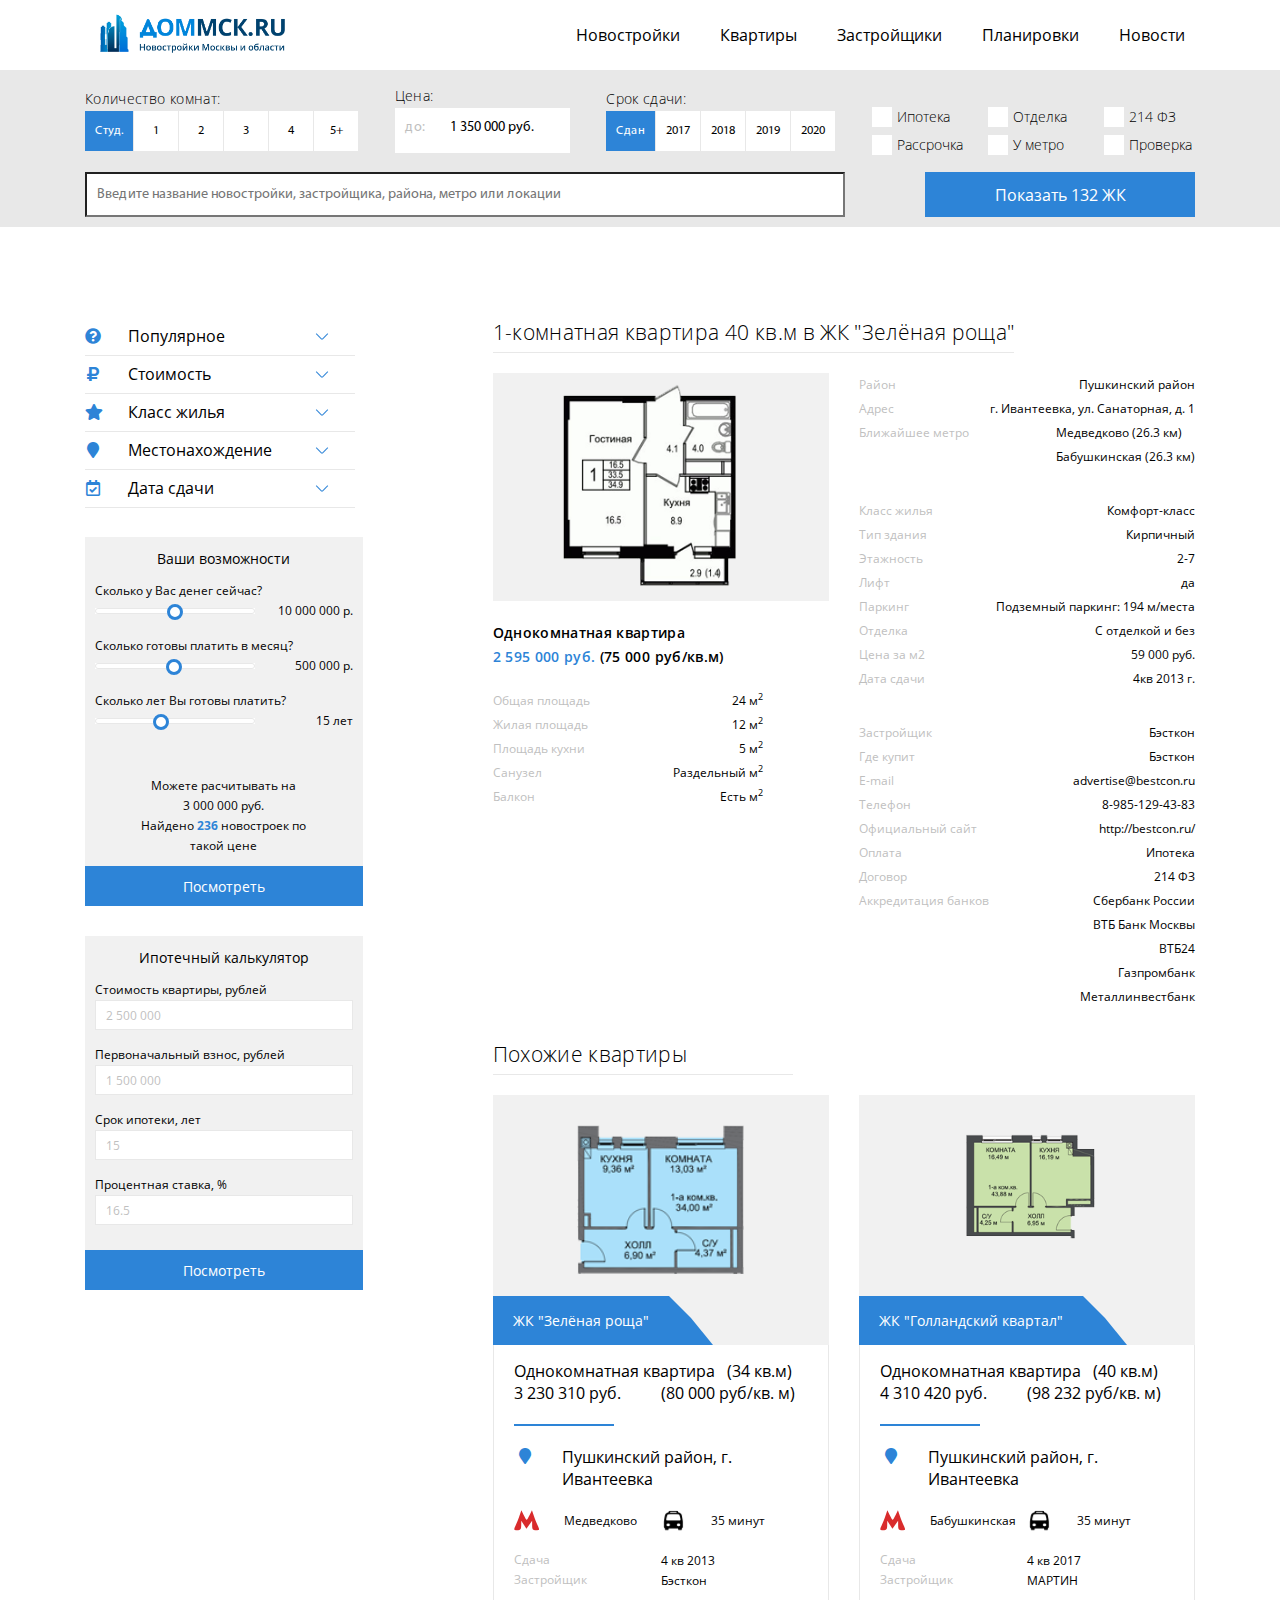
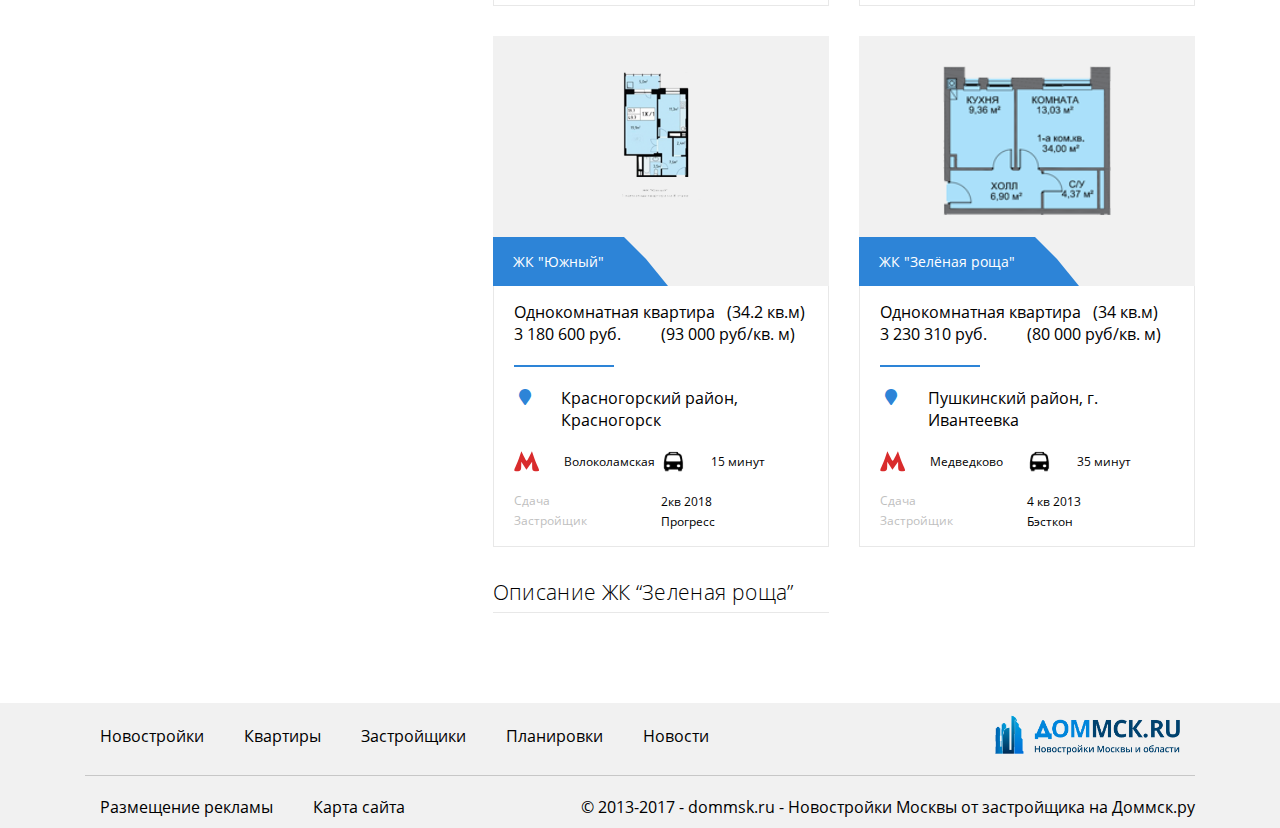
<file: floor.html>
<!DOCTYPE html><html class="page-index" lang="ru"><head><meta charset="utf-8"><meta http-equiv="X-UA-Compatible" content="IE=edge"><meta name="viewport" content="width=device-width, initial-scale=1, maximum-scale=1.0, user-scalable=no"><title></title><link rel="stylesheet" href="css/main.css?v=1524144585127"></head><body><div class="top-line"><div class="container d-flex justify-content-between align-items-center"><a class="top-line__logo logo animated fadeInLeft animation__step1"><img class="top-line__image" src="../images/title-logo.png"></a><nav class="top-line__menu menu animated fadeInRight animation__step1"><ul class="top-line__list menu__list"><li class="menu__item"><a class="menu__link" href="/">Новостройки</a></li><li class="menu__item"><a class="menu__link" href="/">Квартиры</a></li><li class="menu__item"><a class="menu__link" href="/">Застройщики</a></li><li class="menu__item"><a class="menu__link" href="/">Планировки</a></li><li class="menu__item"><a class="menu__link" href="/">Новости</a></li></ul></nav><div class="top-line__mobile-btn mobile-btn"><span class="mobile-btn__item" id="mobile-btn"></span></div></div><div class="mobile-menu top-line__mobile-menu animated bounceInDown firstLoad" id="mobile-menu"><div class="mobile-menu__border-top"></div><div class="container d-flex justify-content-between align-items-center"><nav class="menu mobile-menu__nav"><ul class="top-line__list menu__list mobile-menu__list"><li class="menu__item"><a class="menu__link" href="/">Новостройки</a></li><li class="menu__item"><a class="menu__link" href="/">Квартиры</a></li><li class="menu__item"><a class="menu__link" href="/">Застройщики</a></li><li class="menu__item"><a class="menu__link" href="/">Планировки</a></li><li class="menu__item"><a class="menu__link" href="/">Новости</a></li></ul></nav></div></div></div><header class="main-head"><div class="container main-head__content"><form class="search-form" id="header-form"><div class="search-form__group search-form__group--sm-order1"><span class="search-form__text">Количество комнат:</span><ul class="search-form__radio-group search-form__list"><li class="search-form__radio-item" data-index="0">студ.</li><li class="search-form__radio-item" data-index="1">1</li><li class="search-form__radio-item" data-index="2">2</li><li class="search-form__radio-item" data-index="3">3</li><li class="search-form__radio-item" data-index="4">4</li><li class="search-form__radio-item" data-index="5">5+</li></ul></div><div class="search-form__group search-form__group--sm-order2"><span class="search-form__text">Цена:</span><label class="search-form__control">до:<input class="search-form__input search-form__price" type="text" value="1 350 000 руб."></label></div><div class="search-form__group search-form__group--sm-order1"><span class="search-form__text">Срок сдачи: </span><ul class="search-form__radio-group search-form__list"><li class="search-form__radio-item" data-index="0">Сдан</li><li class="search-form__radio-item" data-index="1">2017</li><li class="search-form__radio-item" data-index="2">2018</li><li class="search-form__radio-item" data-index="3">2019</li><li class="search-form__radio-item" data-index="4">2020</li></ul></div><div class="search-form__group search-form__checkboxes search-form__group--sm-order3"><label class="search-form__checkboxes-label"><span class="search-form__checkbox" type="checkbox"></span><span class="search-form__checkbox-text">Ипотека</span></label><label class="search-form__checkboxes-label"><span class="search-form__checkbox" type="checkbox"></span><span class="search-form__checkbox-text">Отделка</span></label><label class="search-form__checkboxes-label"><span class="search-form__checkbox" type="checkbox"></span><span class="search-form__checkbox-text">214 ФЗ</span></label><label class="search-form__checkboxes-label"><span class="search-form__checkbox" type="checkbox"></span><span class="search-form__checkbox-text">Рассрочка</span></label><label class="search-form__checkboxes-label"><span class="search-form__checkbox" type="checkbox"></span><span class="search-form__checkbox-text">У метро</span></label><label class="search-form__checkboxes-label"><span class="search-form__checkbox" type="checkbox"></span><span class="search-form__checkbox-text">Проверка</span></label></div><div class="search-form__group search-form__group--block search-form__group--sm-order3"><input class="search-form__control search-form__area" type="text" placeholder="Введите название новостройки, застройщика, района, метро или локации"></div><div class="search-form__group search-form__group--center search-form__group--sm-order4"><button class="search-form__btn" value="Показать 132 ЖК" type="submit">Показать 132 ЖК</button></div></form></div></header><main class="main-section"><div class="container"><div class="main-section__wrapper"><div class="main-section__aside "><ul class="main-section__sidebar-menu sidebar-menu"><li class="sidebar-menu__item accordion"><div class="sidebar-menu__row accordion__target"><span class="sidebar-menu__icon fas fa-question-circle"></span><span class="sidebar-menu__title">Популярное</span><span class="sidebar-menu__arrow"></span></div><ul class="sidebar-menu__submenu sidebar-submenu accordion__inner"><li class="sidebar-submenu__list-item accordion"><a class="sidebar-submenu__list-header" href="/">Новостройки с акциями-скидками</a></li><li class="sidebar-submenu__list-item accordion"><a class="sidebar-submenu__list-header" href="/">Проверенные новостройки</a></li><li class="sidebar-submenu__list-item accordion"><a class="sidebar-submenu__list-header" href="/">Новостройки с ипотекой</a></li><li class="sidebar-submenu__list-item accordion"><a class="sidebar-submenu__list-header" href="/">Новостройки с рассрочкой</a></li><li class="sidebar-submenu__list-item accordion"><a class="sidebar-submenu__list-header" href="/">Самые дешевые</a></li><li class="sidebar-submenu__list-item accordion"><a class="sidebar-submenu__list-header" href="/">Самые  дорогие</a></li><li class="sidebar-submenu__list-item accordion"><a class="sidebar-submenu__list-header" href="/">Новостройки с отделкой</a></li><li class="sidebar-submenu__list-item accordion"><a class="sidebar-submenu__list-header" href="/">Квартиры у метро</a></li><li class="sidebar-submenu__list-item accordion"><a class="sidebar-submenu__list-header" href="/">Видовые квартиры</a></li></ul></li><li class="sidebar-menu__item accordion"><div class="sidebar-menu__row accordion__target"><span class="sidebar-menu__icon fas fa-ruble-sign"></span><span class="sidebar-menu__title">Стоимость</span><span class="sidebar-menu__arrow"></span></div><ul class="sidebar-menu__submenu sidebar-submenu accordion__inner"><li class="sidebar-submenu__list-item accordion"><a class="sidebar-submenu__list-header" href="/">Квартира за 1 миллион</a></li><li class="sidebar-submenu__list-item accordion"><a class="sidebar-submenu__list-header" href="/">Квартира за 1,5 миллиона</a></li><li class="sidebar-submenu__list-item accordion"><a class="sidebar-submenu__list-header" href="/">Квартира за 2 миллиона</a></li><li class="sidebar-submenu__list-item accordion"><a class="sidebar-submenu__list-header" href="/">Квартира за 2,5 миллиона</a></li><li class="sidebar-submenu__list-item accordion"><a class="sidebar-submenu__list-header" href="/">Квартира за 3 миллиона</a></li><li class="sidebar-submenu__list-item accordion"><a class="sidebar-submenu__list-header" href="/">Квартира за 3,5 миллиона</a></li></ul></li><li class="sidebar-menu__item accordion"><div class="sidebar-menu__row accordion__target"><span class="sidebar-menu__icon fas fa-star"></span><span class="sidebar-menu__title">Класс жилья</span><span class="sidebar-menu__arrow"></span></div><ul class="sidebar-menu__submenu sidebar-submenu accordion__inner"><li class="sidebar-submenu__list-item accordion"><a class="sidebar-submenu__list-header" href="/">Новостройки эконом-класса</a></li><li class="sidebar-submenu__list-item accordion"><a class="sidebar-submenu__list-header" href="/">Новостройки комфорт-класса</a></li><li class="sidebar-submenu__list-item accordion"><a class="sidebar-submenu__list-header" href="/">Новостройки бизнес-класса</a></li><li class="sidebar-submenu__list-item accordion"><a class="sidebar-submenu__list-header" href="/">Элитные новостройки</a></li></ul></li><li class="sidebar-menu__item accordion"><div class="sidebar-menu__row accordion__target"><span class="sidebar-menu__icon fas fa-map-marker"></span><span class="sidebar-menu__title">Местонахождение</span><span class="sidebar-menu__arrow"></span></div><ul class="sidebar-menu__submenu sidebar-submenu accordion__inner"><li class="sidebar-submenu__list-item accordion"><span class="sidebar-submenu__list-header">Москва</span></li><li class="sidebar-submenu__list-item accordion"><div class="sidebar-menu__row sidebar-menu__row--fs accordion__target"><span class="sidebar-submenu__list-link">ВАО</span><span class="sidebar-menu__arrow sidebar-menu__arrow--sub"></span></div><ul class="sidebar-submenu__sub sidebar-sub accordion__inner"><li class="sidebar-sub__list-item"><span>-</span><a class="sidebar-sub__list-link" href="/">Богородское</a></li><li class="sidebar-sub__list-item"><span>-</span><a class="sidebar-sub__list-link" href="/">Измайлово</a></li><li class="sidebar-sub__list-item"><span>-</span><a class="sidebar-sub__list-link" href="/">Косино-Ухтомский</a></li><li class="sidebar-sub__list-item"><span>-</span><a class="sidebar-sub__list-link" href="/">Перово</a></li><li class="sidebar-sub__list-item"><span>-</span><a class="sidebar-sub__list-link" href="/">Преображенское</a></li></ul></li><li class="sidebar-submenu__list-item accordion"><div class="sidebar-menu__row sidebar-menu__row--fs accordion__target"><span class="sidebar-submenu__list-link">ЗАО</span><span class="sidebar-menu__arrow sidebar-menu__arrow--sub"></span></div><ul class="sidebar-submenu__sub sidebar-sub accordion__inner"><li class="sidebar-sub__list-item"><span>-</span><a class="sidebar-sub__list-link" href="/">Богородское</a></li><li class="sidebar-sub__list-item"><span>-</span><a class="sidebar-sub__list-link" href="/">Измайлово</a></li><li class="sidebar-sub__list-item"><span>-</span><a class="sidebar-sub__list-link" href="/">Косино-Ухтомский</a></li><li class="sidebar-sub__list-item"><span>-</span><a class="sidebar-sub__list-link" href="/">Перово</a></li><li class="sidebar-sub__list-item"><span>-</span><a class="sidebar-sub__list-link" href="/">Преображенское</a></li></ul></li><li class="sidebar-submenu__list-item accordion"><div class="sidebar-menu__row sidebar-menu__row--fs accordion__target"><span class="sidebar-submenu__list-link">ЗелАО</span><span class="sidebar-menu__arrow sidebar-menu__arrow--sub"></span></div><ul class="sidebar-submenu__sub sidebar-sub accordion__inner"><li class="sidebar-sub__list-item"><span>-</span><a class="sidebar-sub__list-link" href="/">Богородское</a></li><li class="sidebar-sub__list-item"><span>-</span><a class="sidebar-sub__list-link" href="/">Измайлово</a></li><li class="sidebar-sub__list-item"><span>-</span><a class="sidebar-sub__list-link" href="/">Косино-Ухтомский</a></li><li class="sidebar-sub__list-item"><span>-</span><a class="sidebar-sub__list-link" href="/">Перово</a></li><li class="sidebar-sub__list-item"><span>-</span><a class="sidebar-sub__list-link" href="/">Преображенское</a></li></ul></li><li class="sidebar-submenu__list-item accordion"><span class="sidebar-submenu__list-header">Московская область</span></li><li class="sidebar-submenu__list-item accordion"><div class="sidebar-menu__row sidebar-menu__row--fs accordion__target"><span class="sidebar-submenu__list-link">Балашихинский</span><span class="sidebar-menu__arrow sidebar-menu__arrow--sub"></span></div><ul class="sidebar-submenu__sub sidebar-sub accordion__inner"><li class="sidebar-sub__list-item"><span>-</span><a class="sidebar-sub__list-link" href="/">Богородское</a></li><li class="sidebar-sub__list-item"><span>-</span><a class="sidebar-sub__list-link" href="/">Измайлово</a></li><li class="sidebar-sub__list-item"><span>-</span><a class="sidebar-sub__list-link" href="/">Косино-Ухтомский</a></li><li class="sidebar-sub__list-item"><span>-</span><a class="sidebar-sub__list-link" href="/">Перово</a></li><li class="sidebar-sub__list-item"><span>-</span><a class="sidebar-sub__list-link" href="/">Преображенское</a></li></ul></li></ul></li><li class="sidebar-menu__item accordion"><div class="sidebar-menu__row accordion__target"><span class="sidebar-menu__icon far fa-calendar-check"></span><span class="sidebar-menu__title">Дата сдачи</span><span class="sidebar-menu__arrow"></span></div><ul class="sidebar-menu__submenu sidebar-submenu accordion__inner"><li class="sidebar-submenu__list-item accordion"><a class="sidebar-submenu__list-header" href="/">1 квартал 2018</a></li><li class="sidebar-submenu__list-item accordion"><a class="sidebar-submenu__list-header" href="/">2 квартал 2018</a></li><li class="sidebar-submenu__list-item accordion"><a class="sidebar-submenu__list-header" href="/">3 квартал 2018</a></li><li class="sidebar-submenu__list-item accordion"><a class="sidebar-submenu__list-header" href="/">4 квартал 2018</a></li></ul></li></ul><div class="sidebar-menu__widget widget"><h4 class="widget__title">Ваши возможности</h4><form class="widget__form" id="options"><label class="widget__wrapp">Сколько у Вас денег сейчас?</label><div class="widget__form-group"><input class="widget__control" type="range" min="0" max="20000000" step="100000" value="10000000"><span class="widget__text" data-postfix=" р.">0 р.</span></div><label class="widget__wrapp">Сколько готовы платить в месяц?</label><div class="widget__form-group"><input class="widget__control" type="range" min="10000" max="1000000" step="10000" value="500000"><span class="widget__text" data-postfix=" р.">0 р.</span></div><label class="widget__wrapp">Сколько лет Вы готовы платить?</label><div class="widget__form-group"><input class="widget__control" type="range" min="5" max="30" value="15"><span class="widget__text" data-postfix=" лет">0 лет</span></div><div class="widget__result"><span>Можете расчитывать на</span><span data-type="result">3 000 000 руб.</span><span>Найдено <b>236</b> новостроек по такой цене</span></div><button class="widget__btn" type="submit">Посмотреть</button></form></div><div class="sidebar-menu__widget widget"><h4 class="widget__title">Ипотечный калькулятор</h4><form class="widget__form" id="calculator"><label class="widget__wrapp">Стоимость квартиры, рублей</label><div class="widget__form-group"><input class="widget__control" type="text" placeholder="2 500 000" data-type="price"></div><label class="widget__wrapp">Первоначальный взнос, рублей</label><div class="widget__form-group"><input class="widget__control" type="text" placeholder="1 500 000" data-type="installment"></div><label class="widget__wrapp">Срок ипотеки, лет</label><div class="widget__form-group"><input class="widget__control" type="text" placeholder="15" data-type="term"></div><label class="widget__wrapp">Процентная ставка, %</label><div class="widget__form-group"><input class="widget__control" type="text" placeholder="16.5" data-type="procent"></div><button class="widget__btn" type="submit">Посмотреть</button></form></div></div><div class="main-section__content"><h2 class="base-title base-title--type2 base-title--black main-section__title main-section__title--with-bb">1-комнатная квартира 40 кв.м в ЖК "Зелёная роща"</h2><div class="content__long-post long-post"><div class="long-post__item"><div class="long-post__poster"><img class="long-post__img" src="../../images/long-post.png"></div><div class="long-post__text-wrapper"><h4 class="base-title base-title--type4 base-title--black long-post__title">Однокомнатная квартира<span class="long-post__price">2 595 000 руб. <span class="long-post__price-per-metr">(75 000 руб/кв.м)</span></span></h4><div class="long-post__text"><ul class="long-post__list long-post__list--short"><li class="long-post__list-item"><span class="long-post__shadow-text">Общая площадь</span><span class="long-post__value">24 м<sup>2</sup></span></li><li class="long-post__list-item"><span class="long-post__shadow-text">Жилая площадь</span><span class="long-post__value">12 м<sup>2</sup></span></li><li class="long-post__list-item"><span class="long-post__shadow-text">Площадь кухни</span><span class="long-post__value">5 м<sup>2</sup></span></li><li class="long-post__list-item"><span class="long-post__shadow-text">Санузел</span><span class="long-post__value">Раздельный м<sup>2</sup></span></li><li class="long-post__list-item"><span class="long-post__shadow-text">Балкон</span><span class="long-post__value">Есть м<sup>2</sup></span></li></ul></div></div></div><div class="long-post__item"><div class="long-post__text-wrapper"><div class="long-post__text"><ul class="long-post__list"><li class="long-post__list-item"><span class="long-post__shadow-text">Район</span><span class="long-post__value">Пушкинский район</span></li><li class="long-post__list-item"><span class="long-post__shadow-text">Адрес</span><span class="long-post__value">г. Ивантеевка, ул. Санаторная, д. 1</span></li><li class="long-post__list-item"><span class="long-post__shadow-text">Ближайшее метро</span><ul class="long-post__list long-post__list--short"><li><span class="long-post__value">Медведково (26.3 км)</span></li><li><span class="long-post__value">Бабушкинская (26.3 км)</span></li></ul></li></ul></div><div class="long-post__text"><ul class="long-post__list"><li class="long-post__list-item"><span class="long-post__shadow-text">Класс жилья</span><span class="long-post__value">Комфорт-класс</span></li><li class="long-post__list-item"><span class="long-post__shadow-text">Тип здания</span><span class="long-post__value">Кирпичный</span></li><li class="long-post__list-item"><span class="long-post__shadow-text">Этажность</span><span class="long-post__value">2-7</span></li><li class="long-post__list-item"><span class="long-post__shadow-text">Лифт</span><span class="long-post__value">да</span></li><li class="long-post__list-item"><span class="long-post__shadow-text">Паркинг</span><span class="long-post__value">Подземный паркинг: 194 м/места</span></li><li class="long-post__list-item"><span class="long-post__shadow-text">Отделка</span><span class="long-post__value">С отделкой и без</span></li><li class="long-post__list-item"><span class="long-post__shadow-text">Цена за м2</span><span class="long-post__value">59 000 руб.</span></li><li class="long-post__list-item"><span class="long-post__shadow-text">Дата сдачи</span><span class="long-post__value">4кв 2013 г.</span></li></ul></div><div class="long-post__text"><ul class="long-post__list"><li class="long-post__list-item"><span class="long-post__shadow-text">Застройщик</span><span class="long-post__value">Бэсткон</span></li><li class="long-post__list-item"><span class="long-post__shadow-text">Где купит</span><span class="long-post__value">Бэсткон</span></li><li class="long-post__list-item"><span class="long-post__shadow-text">E-mail</span><span class="long-post__value">advertise@bestcon.ru</span></li><li class="long-post__list-item"><span class="long-post__shadow-text">Телефон</span><span class="long-post__value">8-985-129-43-83</span></li><li class="long-post__list-item"><span class="long-post__shadow-text">Официальный сайт</span><span class="long-post__value">http://bestcon.ru/</span></li><li class="long-post__list-item"><span class="long-post__shadow-text">Оплата</span><span class="long-post__value">Ипотека</span></li><li class="long-post__list-item"><span class="long-post__shadow-text">Договор</span><span class="long-post__value">214 ФЗ</span></li><li class="long-post__list-item"><span class="long-post__shadow-text">Аккредитация банков</span><ul class="long-post__list"><li class="long-post__list-item--tar"><span class="long-post__value">Сбербанк России</span></li><li class="long-post__list-item--tar"><span class="long-post__value">ВТБ Банк Москвы</span></li><li class="long-post__list-item--tar"><span class="long-post__value">ВТБ24</span></li><li class="long-post__list-item--tar"><span class="long-post__value">Газпромбанк</span></li><li class="long-post__list-item--tar"><span class="long-post__value">Металлинвестбанк</span></li></ul></li></ul></div></div></div></div><h2 class="base-title base-title--type2 base-title--black main-section__title main-section__title--with-bb main-section__title--mb">Похожие квартиры</h2><div class="content__post-card"><a class="post-card post-card__wrapper" href="/"><div class="post-card__poster post-card__poster--wbg"><img class="post-card__img" src="../../images/floor-1.png"><span class="post-card__title">ЖК &quot;Зелёная роща&quot;</span></div><div class="post-card__content"><div class="post-card__row post-card__row--jcfs"><span class="post-card__text-element">Однокомнатная квартира</span><span class="post-card__text-element">(34 кв.м)</span></div><div class="post-card__row post-card__row--jcfs"><span class="post-card__text-element post-card__text-element--type2">3 230 310 руб.</span><span class="post-card__text-element post-card__text-element--type2">(80 000 руб/кв. м)</span></div><div class="post-card__row"><div class="post-card__delimiter"></div></div><p class="post-card__location post-card__location--mt"><span class="fas fa-map-marker post-card__icon post-card__icon--blue"></span><span>Пушкинский район, г. Ивантеевка</span></p><div class="post-card__row"><div class="post-card__row-item"><span class="post-card__icon post-card__icon--red"><svg><use xlink:href="/images/sprites.svg#metro"></use></svg></span><span class="post-card__text">Медведково</span></div><div class="post-card__row-item"><span class="post-card__icon post-card__icon--blue"><svg><use xlink:href="/images/sprites.svg#bus"></use></svg></span><span class="post-card__text">35 минут</span></div></div><div class="post-card__row"><div class="post-card__row-item"><span class="post-card__text post-card__text--shadow">Сдача</span></div><div class="post-card__row-item"><span class="post-card__text">4 кв 2013</span></div></div><div class="post-card__row post-card__row--no-mt"><div class="post-card__row-item"><span class="post-card__text post-card__text--shadow">Застройщик</span></div><div class="post-card__row-item"><span class="post-card__text">Бэсткон</span></div></div></div></a><a class="post-card post-card__wrapper" href="/"><div class="post-card__poster post-card__poster--wbg"><img class="post-card__img" src="../../images/floor-2.png"><span class="post-card__title">ЖК &quot;Голландский квартал&quot;</span></div><div class="post-card__content"><div class="post-card__row post-card__row--jcfs"><span class="post-card__text-element">Однокомнатная квартира</span><span class="post-card__text-element">(40 кв.м)</span></div><div class="post-card__row post-card__row--jcfs"><span class="post-card__text-element post-card__text-element--type2">4 310 420 руб.</span><span class="post-card__text-element post-card__text-element--type2">(98 232 руб/кв. м)</span></div><div class="post-card__row"><div class="post-card__delimiter"></div></div><p class="post-card__location post-card__location--mt"><span class="fas fa-map-marker post-card__icon post-card__icon--blue"></span><span>Пушкинский район, г. Ивантеевка</span></p><div class="post-card__row"><div class="post-card__row-item"><span class="post-card__icon post-card__icon--red"><svg><use xlink:href="/images/sprites.svg#metro"></use></svg></span><span class="post-card__text">Бабушкинская</span></div><div class="post-card__row-item"><span class="post-card__icon post-card__icon--blue"><svg><use xlink:href="/images/sprites.svg#bus"></use></svg></span><span class="post-card__text">35 минут</span></div></div><div class="post-card__row"><div class="post-card__row-item"><span class="post-card__text post-card__text--shadow">Сдача</span></div><div class="post-card__row-item"><span class="post-card__text">4 кв 2017</span></div></div><div class="post-card__row post-card__row--no-mt"><div class="post-card__row-item"><span class="post-card__text post-card__text--shadow">Застройщик</span></div><div class="post-card__row-item"><span class="post-card__text">МАРТИН</span></div></div></div></a><a class="post-card post-card__wrapper" href="/"><div class="post-card__poster post-card__poster--wbg"><img class="post-card__img" src="../../images/floor-3.png"><span class="post-card__title">ЖК &quot;Южный&quot;</span></div><div class="post-card__content"><div class="post-card__row post-card__row--jcfs"><span class="post-card__text-element">Однокомнатная квартира</span><span class="post-card__text-element">(34.2 кв.м)</span></div><div class="post-card__row post-card__row--jcfs"><span class="post-card__text-element post-card__text-element--type2">3 180 600 руб.</span><span class="post-card__text-element post-card__text-element--type2">(93 000 руб/кв. м)</span></div><div class="post-card__row"><div class="post-card__delimiter"></div></div><p class="post-card__location post-card__location--mt"><span class="fas fa-map-marker post-card__icon post-card__icon--blue"></span><span>Красногорский район, Красногорск</span></p><div class="post-card__row"><div class="post-card__row-item"><span class="post-card__icon post-card__icon--red"><svg><use xlink:href="/images/sprites.svg#metro"></use></svg></span><span class="post-card__text">Волоколамская</span></div><div class="post-card__row-item"><span class="post-card__icon post-card__icon--blue"><svg><use xlink:href="/images/sprites.svg#bus"></use></svg></span><span class="post-card__text">15 минут</span></div></div><div class="post-card__row"><div class="post-card__row-item"><span class="post-card__text post-card__text--shadow">Сдача</span></div><div class="post-card__row-item"><span class="post-card__text">2кв 2018</span></div></div><div class="post-card__row post-card__row--no-mt"><div class="post-card__row-item"><span class="post-card__text post-card__text--shadow">Застройщик</span></div><div class="post-card__row-item"><span class="post-card__text">Прогресс</span></div></div></div></a><a class="post-card post-card__wrapper" href="/"><div class="post-card__poster post-card__poster--wbg"><img class="post-card__img" src="../../images/floor-1.png"><span class="post-card__title">ЖК &quot;Зелёная роща&quot;</span></div><div class="post-card__content"><div class="post-card__row post-card__row--jcfs"><span class="post-card__text-element">Однокомнатная квартира</span><span class="post-card__text-element">(34 кв.м)</span></div><div class="post-card__row post-card__row--jcfs"><span class="post-card__text-element post-card__text-element--type2">3 230 310 руб.</span><span class="post-card__text-element post-card__text-element--type2">(80 000 руб/кв. м)</span></div><div class="post-card__row"><div class="post-card__delimiter"></div></div><p class="post-card__location post-card__location--mt"><span class="fas fa-map-marker post-card__icon post-card__icon--blue"></span><span>Пушкинский район, г. Ивантеевка</span></p><div class="post-card__row"><div class="post-card__row-item"><span class="post-card__icon post-card__icon--red"><svg><use xlink:href="/images/sprites.svg#metro"></use></svg></span><span class="post-card__text">Медведково</span></div><div class="post-card__row-item"><span class="post-card__icon post-card__icon--blue"><svg><use xlink:href="/images/sprites.svg#bus"></use></svg></span><span class="post-card__text">35 минут</span></div></div><div class="post-card__row"><div class="post-card__row-item"><span class="post-card__text post-card__text--shadow">Сдача</span></div><div class="post-card__row-item"><span class="post-card__text">4 кв 2013</span></div></div><div class="post-card__row post-card__row--no-mt"><div class="post-card__row-item"><span class="post-card__text post-card__text--shadow">Застройщик</span></div><div class="post-card__row-item"><span class="post-card__text">Бэсткон</span></div></div></div></a><h2 class="base-title base-title--type2 base-title--black main-section__title main-section__title--with-bb main-section__title--mb">Описание ЖК “Зеленая роща”</h2></div></div></div></div></main><footer class="main-foot"><div class="container d-flex justify-content-between align-items-center"><nav class="main-foot__menu menu"><ul class="main-foot__list menu__list"><li class="menu__item"><a class="menu__link" href="/">Новостройки</a></li><li class="menu__item"><a class="menu__link" href="/">Квартиры</a></li><li class="menu__item"><a class="menu__link" href="/">Застройщики</a></li><li class="menu__item"><a class="menu__link" href="/">Планировки</a></li><li class="menu__item"><a class="menu__link" href="/">Новости</a></li></ul></nav><a class="logo main-foot__logo"><img class="top-line__image" src="../images/title-logo.png"></a></div><div class="container"><div class="main-foot__b-line"><ul class="main-foot__list main-foot__list--md-cl"><li class="menu__item"><a class="menu__link" href="/">Размещение рекламы</a></li><li class="menu__item"><a class="menu__link" href="/">Карта сайта</a></li></ul><p class="main-foot__copyright">© 2013-2017 - dommsk.ru - Новостройки Москвы от застройщика на Доммск.ру </p></div></div></footer><script src="js/vendor.js?v=1524144585128"></script><script src="js/main.js?v=1524144585128"></script></body></html>
</file>
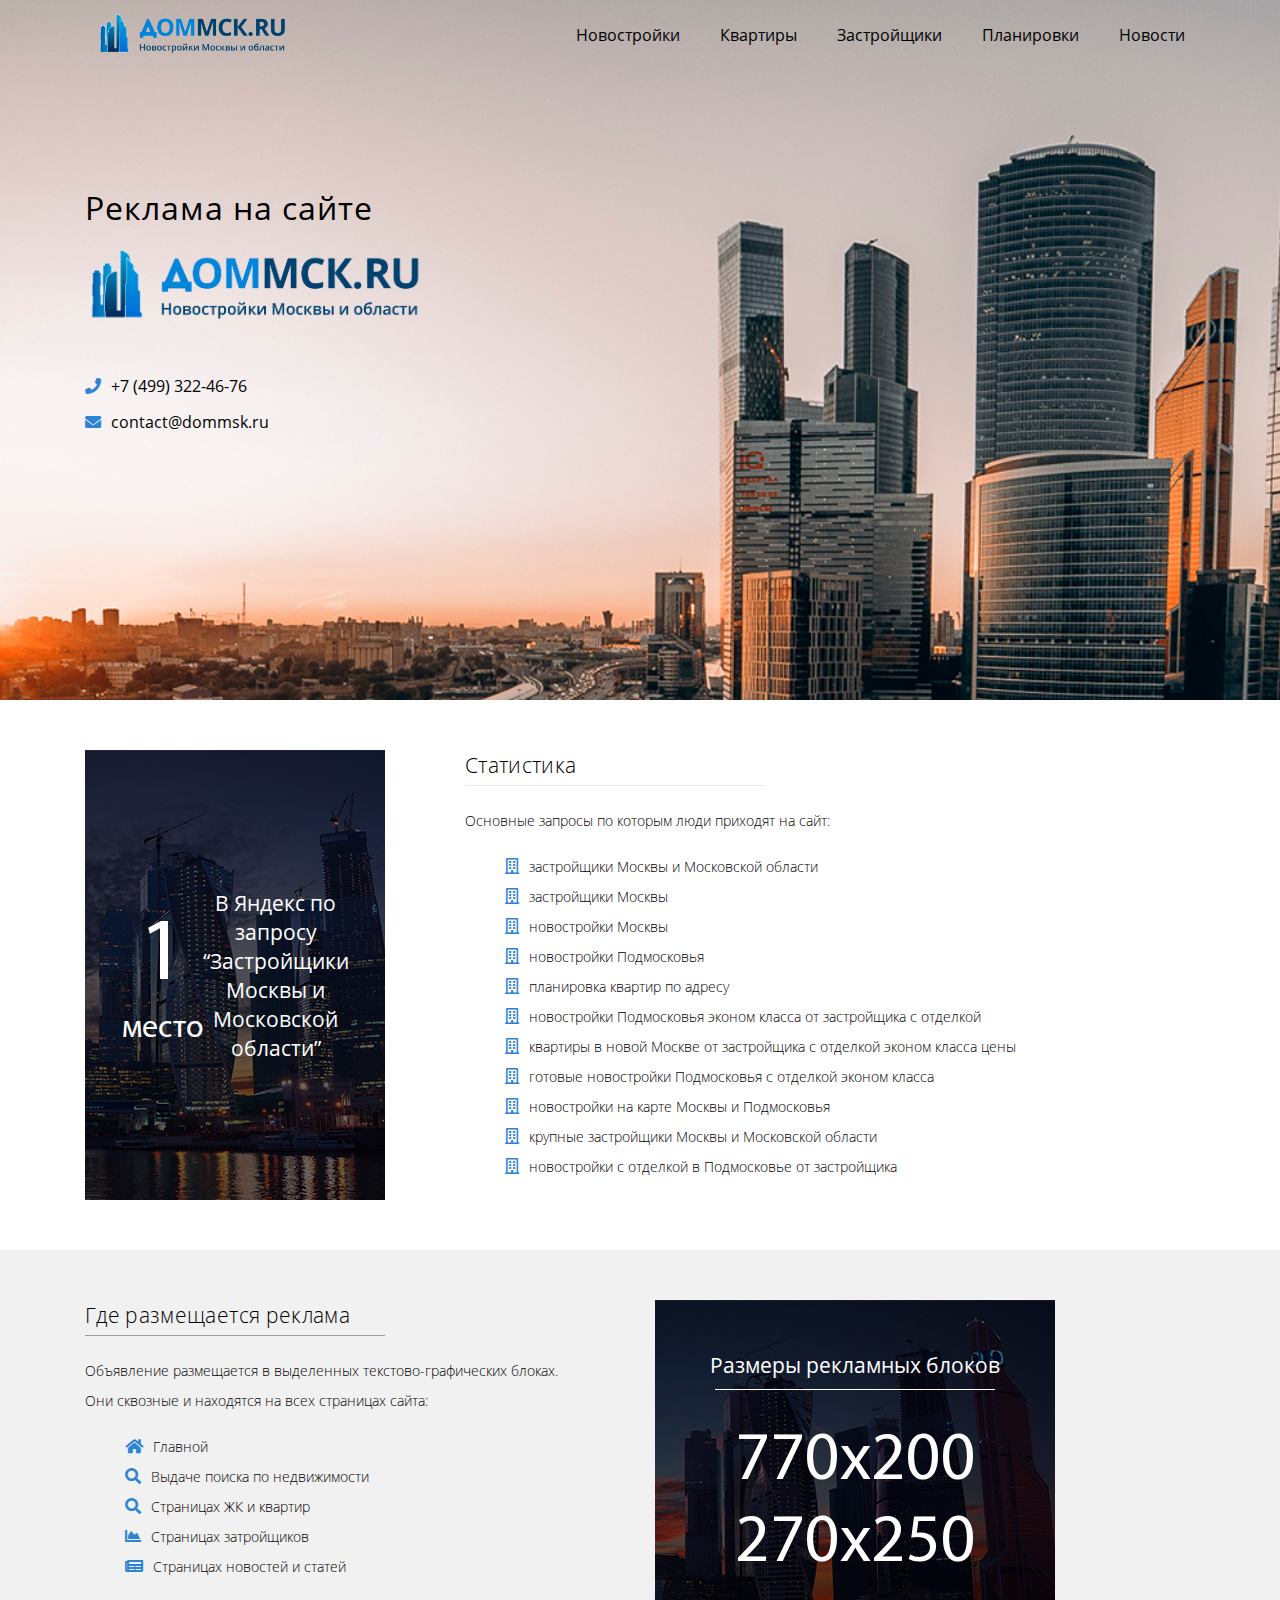
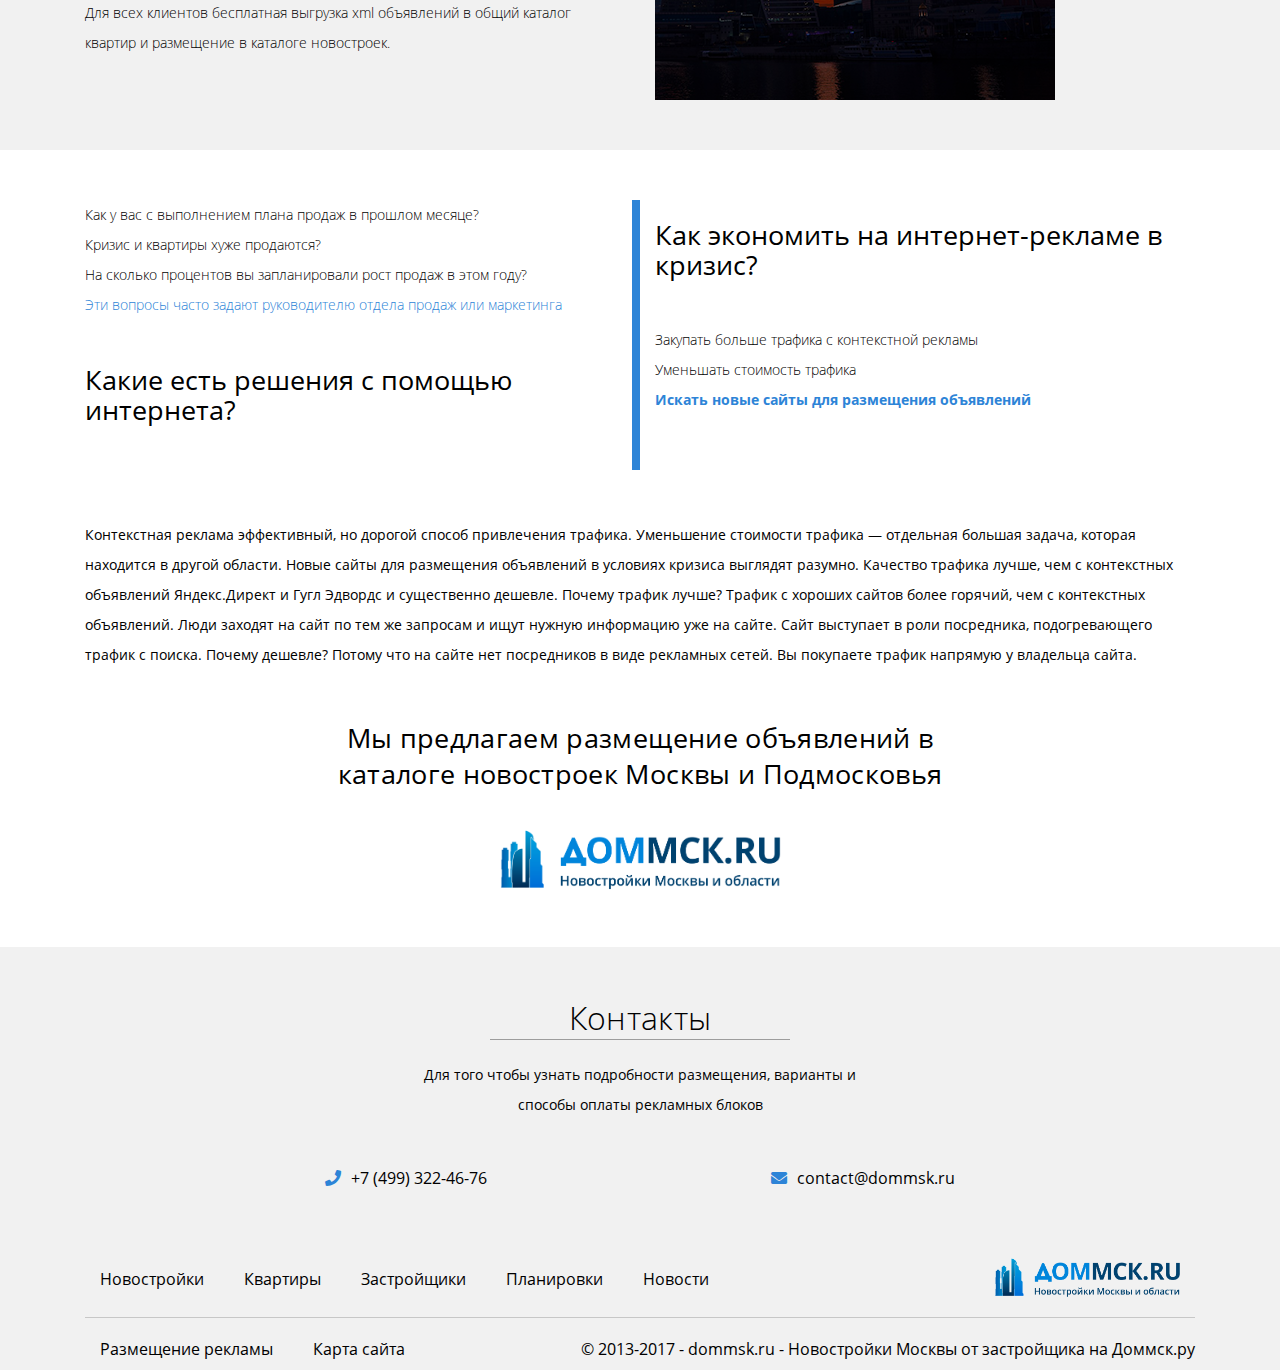
<file: hero.html>
<!DOCTYPE html><html class="page-index" lang="ru"><head><meta charset="utf-8"><meta http-equiv="X-UA-Compatible" content="IE=edge"><meta name="viewport" content="width=device-width, initial-scale=1, maximum-scale=1.0, user-scalable=no"><title></title><link rel="stylesheet" href="css/main.css?v=1524144585315"></head><body><header class="hero-header" style="background-image: url(images/hero-header-bg.png)"><div class="top-line"><div class="container d-flex justify-content-between align-items-center"><a class="top-line__logo logo animated fadeInLeft animation__step1"><img class="top-line__image" src="../images/title-logo.png"></a><nav class="top-line__menu menu animated fadeInRight animation__step1"><ul class="top-line__list menu__list"><li class="menu__item"><a class="menu__link" href="/">Новостройки</a></li><li class="menu__item"><a class="menu__link" href="/">Квартиры</a></li><li class="menu__item"><a class="menu__link" href="/">Застройщики</a></li><li class="menu__item"><a class="menu__link" href="/">Планировки</a></li><li class="menu__item"><a class="menu__link" href="/">Новости</a></li></ul></nav><div class="top-line__mobile-btn mobile-btn"><span class="mobile-btn__item" id="mobile-btn"></span></div></div><div class="mobile-menu top-line__mobile-menu animated bounceInDown firstLoad" id="mobile-menu"><div class="mobile-menu__border-top"></div><div class="container d-flex justify-content-between align-items-center"><nav class="menu mobile-menu__nav"><ul class="top-line__list menu__list mobile-menu__list"><li class="menu__item"><a class="menu__link" href="/">Новостройки</a></li><li class="menu__item"><a class="menu__link" href="/">Квартиры</a></li><li class="menu__item"><a class="menu__link" href="/">Застройщики</a></li><li class="menu__item"><a class="menu__link" href="/">Планировки</a></li><li class="menu__item"><a class="menu__link" href="/">Новости</a></li></ul></nav></div></div></div><div class="hero-header__content container"><h1 class="base-title hero-header__title">Реклама на сайте</h1><a class="hero-header__logo"><img class="hero-header__image" src="../images/title-logo.png"></a><div class="hero-header__item"><span class="hero-header__icon fas fa-phone"></span><span class="hero-header__text">+7 (499) 322-46-76</span></div><div class="hero-header__item"><span class="hero-header__icon fas fa-envelope"></span><span class="hero-header__text">contact@dommsk.ru</span></div></div></header><section class="white hero-section"><div class="container"><div class="row"><div class="col-lg-4 col-md-12"><div class="hero-section__poster hero-section__poster--md-fullw"><img class="hero-section__img" src="../../images/adversting-1.png"><div class="hero-section__advert hero-section__advert--md-row"><p class="hero-section__adv-text hero-section__adv-text--myriad"> <span class="hero-section__adv-text--100">1 </span><span class="hero-section__adv-text--36">место</span></p><div class="hero-section__adv-defeat"></div><div class="hero-section__adv-text">В Яндекс по запросу “Застройщики Москвы и Московской области”</div></div></div></div><div class="col-lg-8 col-md-12"><h2 class="base-title base-title--type2 base-title--black main-section__title main-section__title--with-bb main-section__title--mb">Статистика</h2><div class="hero-section__text">Основные запросы по которым люди приходят на сайт:</div><ul class="hero-section__list"><li class="hero-section__list-item"> <span class="hero-section__icon far fa-building"></span><span class="hero-section__text">застройщики Москвы и Московской области</span></li><li class="hero-section__list-item"> <span class="hero-section__icon far fa-building"></span><span class="hero-section__text">застройщики Москвы</span></li><li class="hero-section__list-item"> <span class="hero-section__icon far fa-building"></span><span class="hero-section__text">новостройки Москвы</span></li><li class="hero-section__list-item"> <span class="hero-section__icon far fa-building"></span><span class="hero-section__text">новостройки Подмосковья</span></li><li class="hero-section__list-item"> <span class="hero-section__icon far fa-building"></span><span class="hero-section__text">планировка квартир по адресу</span></li><li class="hero-section__list-item"> <span class="hero-section__icon far fa-building"></span><span class="hero-section__text">новостройки Подмосковья эконом класса от застройщика с отделкой</span></li><li class="hero-section__list-item"> <span class="hero-section__icon far fa-building"></span><span class="hero-section__text">квартиры в новой Москве от застройщика с отделкой эконом класса цены</span></li><li class="hero-section__list-item"> <span class="hero-section__icon far fa-building"></span><span class="hero-section__text">готовые новостройки Подмосковья с отделкой эконом класса</span></li><li class="hero-section__list-item"> <span class="hero-section__icon far fa-building"></span><span class="hero-section__text">новостройки на карте Москвы и Подмосковья</span></li><li class="hero-section__list-item"> <span class="hero-section__icon far fa-building"></span><span class="hero-section__text">крупные застройщики Москвы и Московской области</span></li><li class="hero-section__list-item"> <span class="hero-section__icon far fa-building"></span><span class="hero-section__text">новостройки с отделкой в Подмосковье от застройщика</span></li></ul></div></div></div></section><section class="hero-section gray"><div class="container"><div class="row"><div class="col-lg-6 col-md-7 cool-sm-12"><h2 class="base-title base-title--type2 base-title--black main-section__title main-section__title--with-bb main-section__title--bb-d main-section__title--mb">Где размещается реклама</h2><div class="hero-section__text">Объявление размещается в выделенных текстово-графических блоках.</div><div class="hero-section__text">Они сквозные и находятся на всех страницах сайта:</div><ul class="hero-section__list"><li class="hero-section__list-item"> <span class="hero-section__icon fas fa-home"></span><span class="hero-section__text">Главной</span></li><li class="hero-section__list-item"> <span class="hero-section__icon fas fa-search"></span><span class="hero-section__text">Выдаче поиска по недвижимости</span></li><li class="hero-section__list-item"> <span class="hero-section__icon fas fa-search"></span><span class="hero-section__text">Страницах ЖК и квартир</span></li><li class="hero-section__list-item"> <span class="hero-section__icon fas fa-chart-area"></span><span class="hero-section__text">Страницах затройщиков</span></li><li class="hero-section__list-item"> <span class="hero-section__icon fas fa-newspaper"></span><span class="hero-section__text">Страницах новостей и статей</span></li></ul><div class="hero-section__text">Для всех клиентов бесплатная выгрузка xml объявлений в общий каталог квартир и размещение в каталоге новостроек.</div></div><div class="col-lg-6 col-md-5 cool-sm-12"><div class="hero-section__poster hero-section__poster--w400"><img class="hero-section__img" src="../../images/adversting-2.png"><div class="hero-section__advert"><div class="hero-section__adv-text">Размеры рекламных блоков</div><div class="hero-section__adv-defeat"></div><p class="hero-section__adv-text hero-section__adv-text--myriad"> <span class="hero-section__adv-text--76">770x200</span><span class="hero-section__adv-text--76">270x250</span></p></div></div></div></div></div></section><section class="white hero-section"><div class="container"><div class="row"><div class="col-lg-6 col-md-12 col-sm-12 col-12 hero-section__item--br-blue"><div class="hero-section__text">Как у вас с выполнением плана продаж в прошлом месяце? </div><div class="hero-section__text">Кризис и квартиры хуже продаются?</div><div class="hero-section__text">На сколько процентов вы запланировали рост продаж в этом году?</div><div class="hero-section__text hero-section__text--blue">Эти вопросы часто задают руководителю отдела продаж или маркетинга</div><div class="hero-section__text hero-section__text--big">Какие есть решения с помощью интернета?</div></div><div class="col-lg-6 col-md-12 col-sm-12 col-12"><div class="hero-section__text hero-section__text--big hero-section__text--mt-20">Как экономить на интернет-рекламе в кризис?</div><div class="hero-section__text">Закупать больше трафика с контекстной рекламы</div><div class="hero-section__text">Уменьшать стоимость трафика </div><div class="hero-section__text hero-section__text--blue hero-section__text--bold">Искать новые сайты для размещения объявлений</div></div></div></div><div class="container"><div class="hero-section__text hero-section__text--m-50 hero-section__text--regular">Контекстная реклама эффективный, но дорогой способ привлечения трафика. Уменьшение стоимости трафика — отдельная большая задача, которая находится в другой области. Новые сайты для размещения объявлений в условиях кризиса выглядят разумно. Качество трафика лучше, чем с контекстных объявлений Яндекс.Директ и Гугл Эдвордс и существенно дешевле. Почему трафик лучше? Трафик с хороших сайтов более горячий, чем с контекстных объявлений. Люди заходят на сайт по тем же запросам и ищут нужную информацию уже на сайте. Сайт выступает в роли посредника, подогревающего трафик с поиска. Почему дешевле? Потому что на сайте нет посредников в виде рекламных сетей. Вы покупаете трафик напрямую у владельца сайта. </div></div><div class="container"><h2 class="base-title base-title--black base-title--type1 base-title--center">Мы предлагаем размещение объявлений в каталоге новостроек Москвы и Подмосковья </h2><a class="hero-section__logo" href="/"><img class="hero-section__img" src="../../images/title-logo.png"></a></div></section><section class="hero-section gray"><div class="container"><h2 class="base-title base-title--black base-title--center main-section__title--bb-d main-section__title--light main-section__title--w300">Контакты</h2><div class="hero-section__text hero-section__text--regular hero-section__text--w470 hero-section__text--w280-xs hero-section__text--tac">Для того чтобы узнать подробности размещения, варианты и способы оплаты рекламных блоков</div><div class="hero-section__contacts"><div class="hero-header__item"><span class="hero-header__icon fas fa-phone"></span><span class="hero-header__text">+7 (499) 322-46-76</span></div><div class="hero-header__item"><span class="hero-header__icon fas fa-envelope"></span><span class="hero-header__text">contact@dommsk.ru</span></div></div></div></section><footer class="main-foot"><div class="container d-flex justify-content-between align-items-center"><nav class="main-foot__menu menu"><ul class="main-foot__list menu__list"><li class="menu__item"><a class="menu__link" href="/">Новостройки</a></li><li class="menu__item"><a class="menu__link" href="/">Квартиры</a></li><li class="menu__item"><a class="menu__link" href="/">Застройщики</a></li><li class="menu__item"><a class="menu__link" href="/">Планировки</a></li><li class="menu__item"><a class="menu__link" href="/">Новости</a></li></ul></nav><a class="logo main-foot__logo"><img class="top-line__image" src="../images/title-logo.png"></a></div><div class="container"><div class="main-foot__b-line"><ul class="main-foot__list main-foot__list--md-cl"><li class="menu__item"><a class="menu__link" href="/">Размещение рекламы</a></li><li class="menu__item"><a class="menu__link" href="/">Карта сайта</a></li></ul><p class="main-foot__copyright">© 2013-2017 - dommsk.ru - Новостройки Москвы от застройщика на Доммск.ру </p></div></div></footer><script src="js/vendor.js?v=1524144585315"></script><script src="js/main.js?v=1524144585315"></script></body></html>
</file>
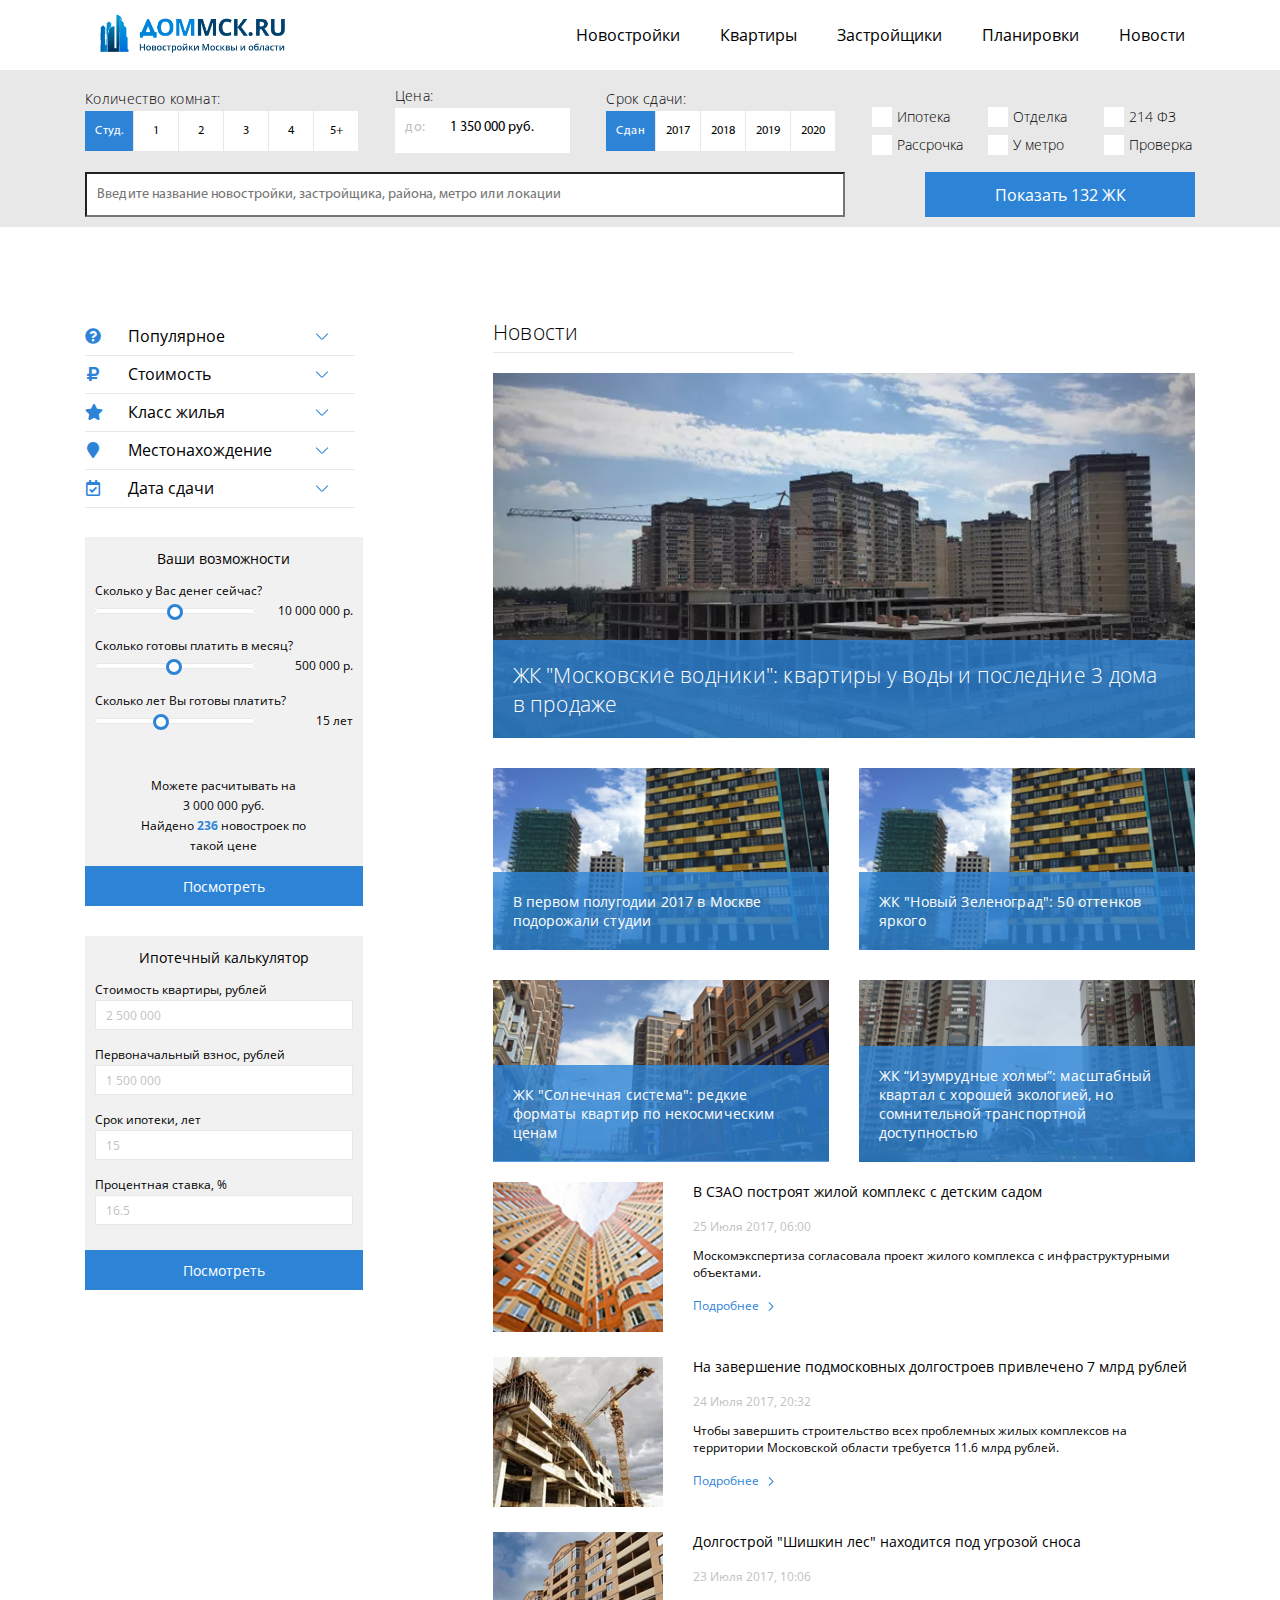
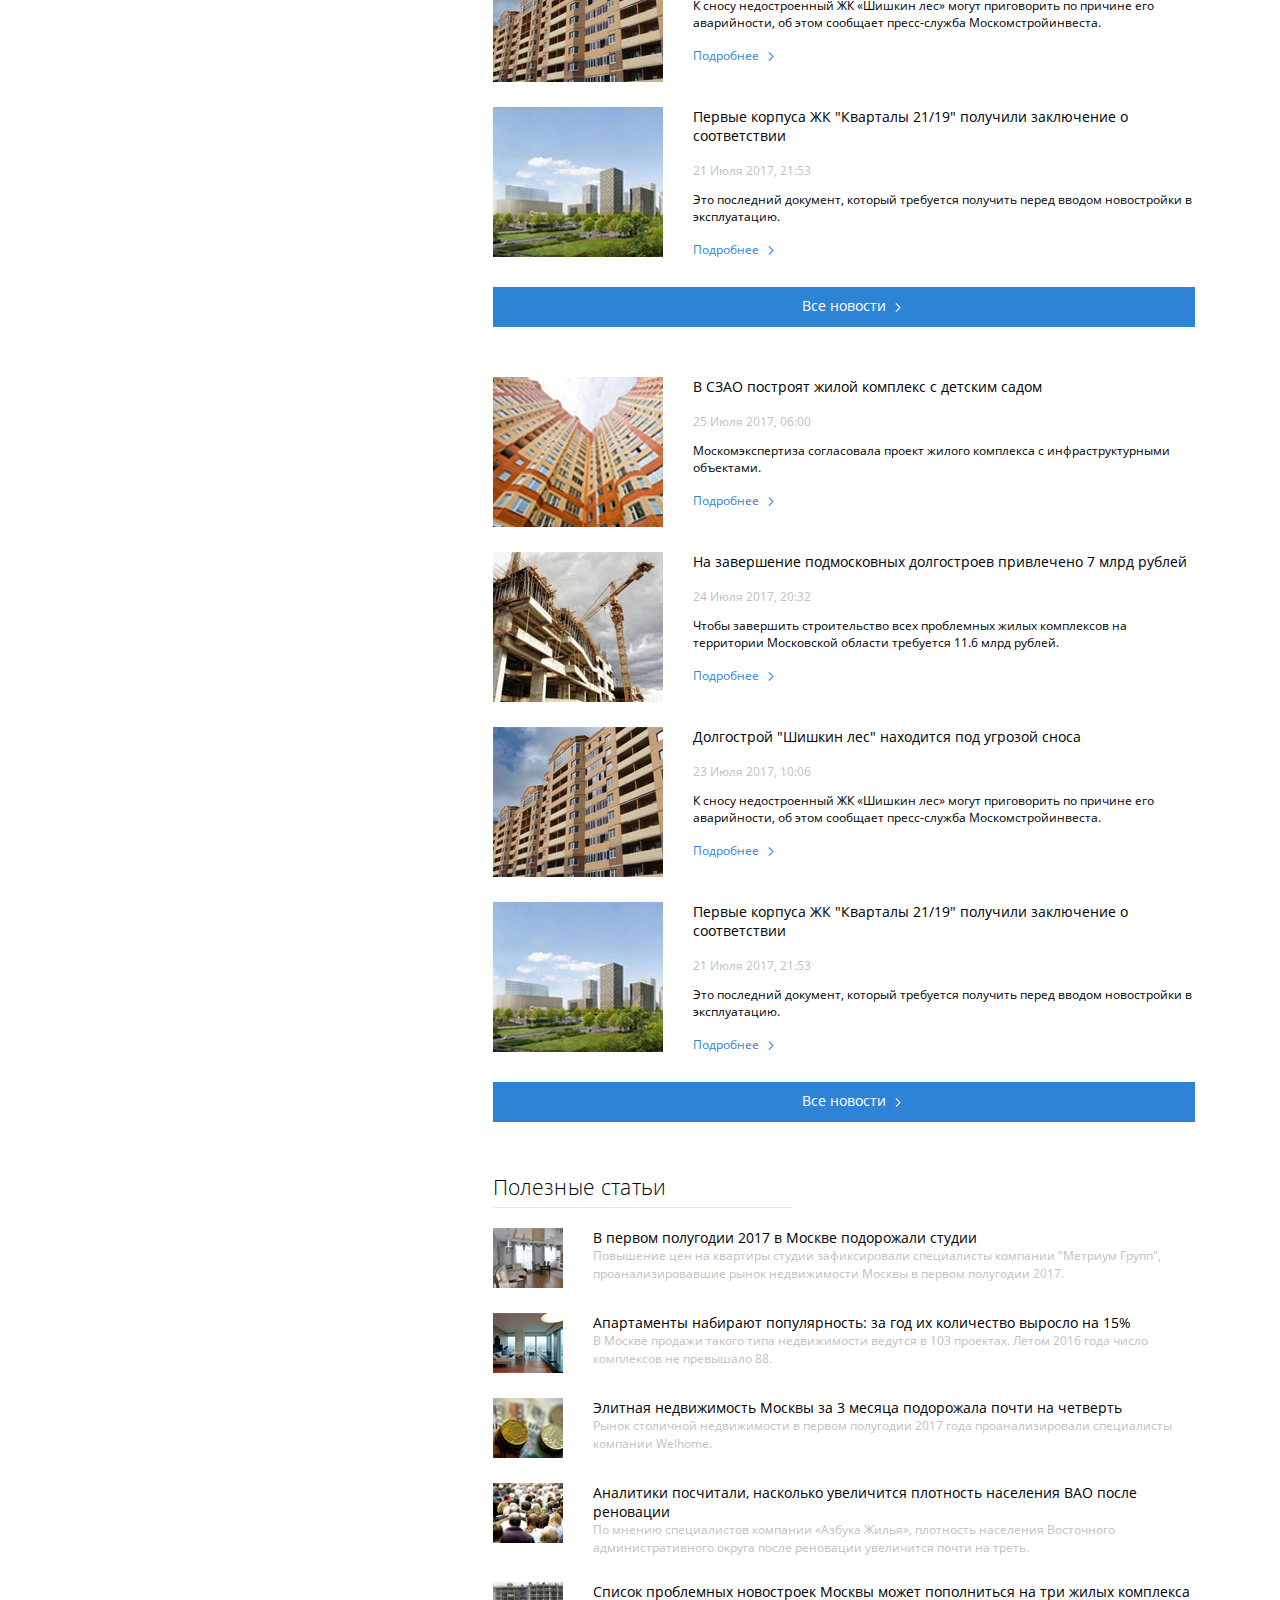
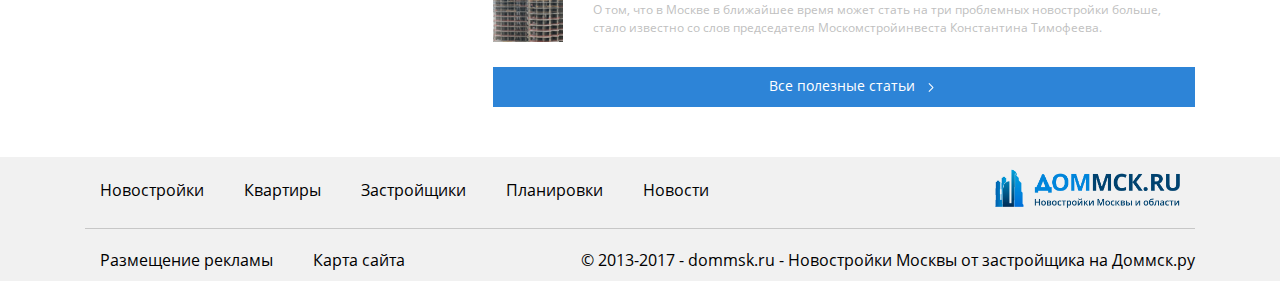
<file: news&articles.html>
<!DOCTYPE html><html class="page-index" lang="ru"><head><meta charset="utf-8"><meta http-equiv="X-UA-Compatible" content="IE=edge"><meta name="viewport" content="width=device-width, initial-scale=1, maximum-scale=1.0, user-scalable=no"><title></title><link rel="stylesheet" href="css/main.css?v=1524144585792"></head><body><div class="top-line"><div class="container d-flex justify-content-between align-items-center"><a class="top-line__logo logo animated fadeInLeft animation__step1"><img class="top-line__image" src="../images/title-logo.png"></a><nav class="top-line__menu menu animated fadeInRight animation__step1"><ul class="top-line__list menu__list"><li class="menu__item"><a class="menu__link" href="/">Новостройки</a></li><li class="menu__item"><a class="menu__link" href="/">Квартиры</a></li><li class="menu__item"><a class="menu__link" href="/">Застройщики</a></li><li class="menu__item"><a class="menu__link" href="/">Планировки</a></li><li class="menu__item"><a class="menu__link" href="/">Новости</a></li></ul></nav><div class="top-line__mobile-btn mobile-btn"><span class="mobile-btn__item" id="mobile-btn"></span></div></div><div class="mobile-menu top-line__mobile-menu animated bounceInDown firstLoad" id="mobile-menu"><div class="mobile-menu__border-top"></div><div class="container d-flex justify-content-between align-items-center"><nav class="menu mobile-menu__nav"><ul class="top-line__list menu__list mobile-menu__list"><li class="menu__item"><a class="menu__link" href="/">Новостройки</a></li><li class="menu__item"><a class="menu__link" href="/">Квартиры</a></li><li class="menu__item"><a class="menu__link" href="/">Застройщики</a></li><li class="menu__item"><a class="menu__link" href="/">Планировки</a></li><li class="menu__item"><a class="menu__link" href="/">Новости</a></li></ul></nav></div></div></div><header class="main-head"><div class="container main-head__content"><form class="search-form" id="header-form"><div class="search-form__group search-form__group--sm-order1"><span class="search-form__text">Количество комнат:</span><ul class="search-form__radio-group search-form__list"><li class="search-form__radio-item" data-index="0">студ.</li><li class="search-form__radio-item" data-index="1">1</li><li class="search-form__radio-item" data-index="2">2</li><li class="search-form__radio-item" data-index="3">3</li><li class="search-form__radio-item" data-index="4">4</li><li class="search-form__radio-item" data-index="5">5+</li></ul></div><div class="search-form__group search-form__group--sm-order2"><span class="search-form__text">Цена:</span><label class="search-form__control">до:<input class="search-form__input search-form__price" type="text" value="1 350 000 руб."></label></div><div class="search-form__group search-form__group--sm-order1"><span class="search-form__text">Срок сдачи: </span><ul class="search-form__radio-group search-form__list"><li class="search-form__radio-item" data-index="0">Сдан</li><li class="search-form__radio-item" data-index="1">2017</li><li class="search-form__radio-item" data-index="2">2018</li><li class="search-form__radio-item" data-index="3">2019</li><li class="search-form__radio-item" data-index="4">2020</li></ul></div><div class="search-form__group search-form__checkboxes search-form__group--sm-order3"><label class="search-form__checkboxes-label"><span class="search-form__checkbox" type="checkbox"></span><span class="search-form__checkbox-text">Ипотека</span></label><label class="search-form__checkboxes-label"><span class="search-form__checkbox" type="checkbox"></span><span class="search-form__checkbox-text">Отделка</span></label><label class="search-form__checkboxes-label"><span class="search-form__checkbox" type="checkbox"></span><span class="search-form__checkbox-text">214 ФЗ</span></label><label class="search-form__checkboxes-label"><span class="search-form__checkbox" type="checkbox"></span><span class="search-form__checkbox-text">Рассрочка</span></label><label class="search-form__checkboxes-label"><span class="search-form__checkbox" type="checkbox"></span><span class="search-form__checkbox-text">У метро</span></label><label class="search-form__checkboxes-label"><span class="search-form__checkbox" type="checkbox"></span><span class="search-form__checkbox-text">Проверка</span></label></div><div class="search-form__group search-form__group--block search-form__group--sm-order3"><input class="search-form__control search-form__area" type="text" placeholder="Введите название новостройки, застройщика, района, метро или локации"></div><div class="search-form__group search-form__group--center search-form__group--sm-order4"><button class="search-form__btn" value="Показать 132 ЖК" type="submit">Показать 132 ЖК</button></div></form></div></header><main class="main-section"><div class="container"><div class="main-section__wrapper"><div class="main-section__aside "><ul class="main-section__sidebar-menu sidebar-menu"><li class="sidebar-menu__item accordion"><div class="sidebar-menu__row accordion__target"><span class="sidebar-menu__icon fas fa-question-circle"></span><span class="sidebar-menu__title">Популярное</span><span class="sidebar-menu__arrow"></span></div><ul class="sidebar-menu__submenu sidebar-submenu accordion__inner"><li class="sidebar-submenu__list-item accordion"><a class="sidebar-submenu__list-header" href="/">Новостройки с акциями-скидками</a></li><li class="sidebar-submenu__list-item accordion"><a class="sidebar-submenu__list-header" href="/">Проверенные новостройки</a></li><li class="sidebar-submenu__list-item accordion"><a class="sidebar-submenu__list-header" href="/">Новостройки с ипотекой</a></li><li class="sidebar-submenu__list-item accordion"><a class="sidebar-submenu__list-header" href="/">Новостройки с рассрочкой</a></li><li class="sidebar-submenu__list-item accordion"><a class="sidebar-submenu__list-header" href="/">Самые дешевые</a></li><li class="sidebar-submenu__list-item accordion"><a class="sidebar-submenu__list-header" href="/">Самые  дорогие</a></li><li class="sidebar-submenu__list-item accordion"><a class="sidebar-submenu__list-header" href="/">Новостройки с отделкой</a></li><li class="sidebar-submenu__list-item accordion"><a class="sidebar-submenu__list-header" href="/">Квартиры у метро</a></li><li class="sidebar-submenu__list-item accordion"><a class="sidebar-submenu__list-header" href="/">Видовые квартиры</a></li></ul></li><li class="sidebar-menu__item accordion"><div class="sidebar-menu__row accordion__target"><span class="sidebar-menu__icon fas fa-ruble-sign"></span><span class="sidebar-menu__title">Стоимость</span><span class="sidebar-menu__arrow"></span></div><ul class="sidebar-menu__submenu sidebar-submenu accordion__inner"><li class="sidebar-submenu__list-item accordion"><a class="sidebar-submenu__list-header" href="/">Квартира за 1 миллион</a></li><li class="sidebar-submenu__list-item accordion"><a class="sidebar-submenu__list-header" href="/">Квартира за 1,5 миллиона</a></li><li class="sidebar-submenu__list-item accordion"><a class="sidebar-submenu__list-header" href="/">Квартира за 2 миллиона</a></li><li class="sidebar-submenu__list-item accordion"><a class="sidebar-submenu__list-header" href="/">Квартира за 2,5 миллиона</a></li><li class="sidebar-submenu__list-item accordion"><a class="sidebar-submenu__list-header" href="/">Квартира за 3 миллиона</a></li><li class="sidebar-submenu__list-item accordion"><a class="sidebar-submenu__list-header" href="/">Квартира за 3,5 миллиона</a></li></ul></li><li class="sidebar-menu__item accordion"><div class="sidebar-menu__row accordion__target"><span class="sidebar-menu__icon fas fa-star"></span><span class="sidebar-menu__title">Класс жилья</span><span class="sidebar-menu__arrow"></span></div><ul class="sidebar-menu__submenu sidebar-submenu accordion__inner"><li class="sidebar-submenu__list-item accordion"><a class="sidebar-submenu__list-header" href="/">Новостройки эконом-класса</a></li><li class="sidebar-submenu__list-item accordion"><a class="sidebar-submenu__list-header" href="/">Новостройки комфорт-класса</a></li><li class="sidebar-submenu__list-item accordion"><a class="sidebar-submenu__list-header" href="/">Новостройки бизнес-класса</a></li><li class="sidebar-submenu__list-item accordion"><a class="sidebar-submenu__list-header" href="/">Элитные новостройки</a></li></ul></li><li class="sidebar-menu__item accordion"><div class="sidebar-menu__row accordion__target"><span class="sidebar-menu__icon fas fa-map-marker"></span><span class="sidebar-menu__title">Местонахождение</span><span class="sidebar-menu__arrow"></span></div><ul class="sidebar-menu__submenu sidebar-submenu accordion__inner"><li class="sidebar-submenu__list-item accordion"><span class="sidebar-submenu__list-header">Москва</span></li><li class="sidebar-submenu__list-item accordion"><div class="sidebar-menu__row sidebar-menu__row--fs accordion__target"><span class="sidebar-submenu__list-link">ВАО</span><span class="sidebar-menu__arrow sidebar-menu__arrow--sub"></span></div><ul class="sidebar-submenu__sub sidebar-sub accordion__inner"><li class="sidebar-sub__list-item"><span>-</span><a class="sidebar-sub__list-link" href="/">Богородское</a></li><li class="sidebar-sub__list-item"><span>-</span><a class="sidebar-sub__list-link" href="/">Измайлово</a></li><li class="sidebar-sub__list-item"><span>-</span><a class="sidebar-sub__list-link" href="/">Косино-Ухтомский</a></li><li class="sidebar-sub__list-item"><span>-</span><a class="sidebar-sub__list-link" href="/">Перово</a></li><li class="sidebar-sub__list-item"><span>-</span><a class="sidebar-sub__list-link" href="/">Преображенское</a></li></ul></li><li class="sidebar-submenu__list-item accordion"><div class="sidebar-menu__row sidebar-menu__row--fs accordion__target"><span class="sidebar-submenu__list-link">ЗАО</span><span class="sidebar-menu__arrow sidebar-menu__arrow--sub"></span></div><ul class="sidebar-submenu__sub sidebar-sub accordion__inner"><li class="sidebar-sub__list-item"><span>-</span><a class="sidebar-sub__list-link" href="/">Богородское</a></li><li class="sidebar-sub__list-item"><span>-</span><a class="sidebar-sub__list-link" href="/">Измайлово</a></li><li class="sidebar-sub__list-item"><span>-</span><a class="sidebar-sub__list-link" href="/">Косино-Ухтомский</a></li><li class="sidebar-sub__list-item"><span>-</span><a class="sidebar-sub__list-link" href="/">Перово</a></li><li class="sidebar-sub__list-item"><span>-</span><a class="sidebar-sub__list-link" href="/">Преображенское</a></li></ul></li><li class="sidebar-submenu__list-item accordion"><div class="sidebar-menu__row sidebar-menu__row--fs accordion__target"><span class="sidebar-submenu__list-link">ЗелАО</span><span class="sidebar-menu__arrow sidebar-menu__arrow--sub"></span></div><ul class="sidebar-submenu__sub sidebar-sub accordion__inner"><li class="sidebar-sub__list-item"><span>-</span><a class="sidebar-sub__list-link" href="/">Богородское</a></li><li class="sidebar-sub__list-item"><span>-</span><a class="sidebar-sub__list-link" href="/">Измайлово</a></li><li class="sidebar-sub__list-item"><span>-</span><a class="sidebar-sub__list-link" href="/">Косино-Ухтомский</a></li><li class="sidebar-sub__list-item"><span>-</span><a class="sidebar-sub__list-link" href="/">Перово</a></li><li class="sidebar-sub__list-item"><span>-</span><a class="sidebar-sub__list-link" href="/">Преображенское</a></li></ul></li><li class="sidebar-submenu__list-item accordion"><span class="sidebar-submenu__list-header">Московская область</span></li><li class="sidebar-submenu__list-item accordion"><div class="sidebar-menu__row sidebar-menu__row--fs accordion__target"><span class="sidebar-submenu__list-link">Балашихинский</span><span class="sidebar-menu__arrow sidebar-menu__arrow--sub"></span></div><ul class="sidebar-submenu__sub sidebar-sub accordion__inner"><li class="sidebar-sub__list-item"><span>-</span><a class="sidebar-sub__list-link" href="/">Богородское</a></li><li class="sidebar-sub__list-item"><span>-</span><a class="sidebar-sub__list-link" href="/">Измайлово</a></li><li class="sidebar-sub__list-item"><span>-</span><a class="sidebar-sub__list-link" href="/">Косино-Ухтомский</a></li><li class="sidebar-sub__list-item"><span>-</span><a class="sidebar-sub__list-link" href="/">Перово</a></li><li class="sidebar-sub__list-item"><span>-</span><a class="sidebar-sub__list-link" href="/">Преображенское</a></li></ul></li></ul></li><li class="sidebar-menu__item accordion"><div class="sidebar-menu__row accordion__target"><span class="sidebar-menu__icon far fa-calendar-check"></span><span class="sidebar-menu__title">Дата сдачи</span><span class="sidebar-menu__arrow"></span></div><ul class="sidebar-menu__submenu sidebar-submenu accordion__inner"><li class="sidebar-submenu__list-item accordion"><a class="sidebar-submenu__list-header" href="/">1 квартал 2018</a></li><li class="sidebar-submenu__list-item accordion"><a class="sidebar-submenu__list-header" href="/">2 квартал 2018</a></li><li class="sidebar-submenu__list-item accordion"><a class="sidebar-submenu__list-header" href="/">3 квартал 2018</a></li><li class="sidebar-submenu__list-item accordion"><a class="sidebar-submenu__list-header" href="/">4 квартал 2018</a></li></ul></li></ul><div class="sidebar-menu__widget widget"><h4 class="widget__title">Ваши возможности</h4><form class="widget__form" id="options"><label class="widget__wrapp">Сколько у Вас денег сейчас?</label><div class="widget__form-group"><input class="widget__control" type="range" min="0" max="20000000" step="100000" value="10000000"><span class="widget__text" data-postfix=" р.">0 р.</span></div><label class="widget__wrapp">Сколько готовы платить в месяц?</label><div class="widget__form-group"><input class="widget__control" type="range" min="10000" max="1000000" step="10000" value="500000"><span class="widget__text" data-postfix=" р.">0 р.</span></div><label class="widget__wrapp">Сколько лет Вы готовы платить?</label><div class="widget__form-group"><input class="widget__control" type="range" min="5" max="30" value="15"><span class="widget__text" data-postfix=" лет">0 лет</span></div><div class="widget__result"><span>Можете расчитывать на</span><span data-type="result">3 000 000 руб.</span><span>Найдено <b>236</b> новостроек по такой цене</span></div><button class="widget__btn" type="submit">Посмотреть</button></form></div><div class="sidebar-menu__widget widget"><h4 class="widget__title">Ипотечный калькулятор</h4><form class="widget__form" id="calculator"><label class="widget__wrapp">Стоимость квартиры, рублей</label><div class="widget__form-group"><input class="widget__control" type="text" placeholder="2 500 000" data-type="price"></div><label class="widget__wrapp">Первоначальный взнос, рублей</label><div class="widget__form-group"><input class="widget__control" type="text" placeholder="1 500 000" data-type="installment"></div><label class="widget__wrapp">Срок ипотеки, лет</label><div class="widget__form-group"><input class="widget__control" type="text" placeholder="15" data-type="term"></div><label class="widget__wrapp">Процентная ставка, %</label><div class="widget__form-group"><input class="widget__control" type="text" placeholder="16.5" data-type="procent"></div><button class="widget__btn" type="submit">Посмотреть</button></form></div></div><div class="main-section__content"><h2 class="base-title base-title--type2 base-title--black main-section__title main-section__title--with-bb main-section__title--mb">Новости</h2><div class="news news__grid"><a class="news__header news__item" href="/"><img class="news__img news__img--lg" src="../../images/news-1.png"><div class="news__hover"><p class="news__title news__title--big">ЖК "Московские водники": квартиры у воды и последние 3 дома в продаже</p><p class="news__text news__text--big">Повышение цен на квартиры студии зафиксировали специалисты компании "Метриум Групп", проанализировавшие рынок недвижимости Москвы в первом полугодии 2017/ Повышение цен на квартиры студии зафиксировали специалисты компании "Метриум Групп", проанализировавшие рынок недвижимости Москвы в первом полугодии 2017. Повышение цен на квартиры студии зафиксировали специалисты компании "Метриум Групп", проанализировавшие рынок недвижимости Москвы в первом полугодии 2017.</p></div></a><a class="news__item" href=""><img class="news__img" src="../../images/mews-sm-1.png"><div class="news__hover"><p class="news__title">В первом полугодии 2017 в Москве подорожали студии</p><p class="news__text">Повышение цен на квартиры студии зафиксировали специалисты компании &quot;Метриум Групп&quot;, проанализировавшие рынок недвижимости Москвы в первом полугодии 2017</p></div></a><a class="news__item" href="/"><img class="news__img" src="../../images/news-sm-2.png"><div class="news__hover"><p class="news__title">ЖК &quot;Новый Зеленоград&quot;: 50 оттенков яркого</p><p class="news__text">Повышение цен на квартиры студии зафиксировали специалисты компании &quot;Метриум Групп&quot;, проанализировавшие рынок недвижимости Москвы в первом полугодии 2017</p></div></a><a class="news__item" href=""><img class="news__img" src="../../images/news-sm-3.png"><div class="news__hover"><p class="news__title">ЖК &quot;Солнечная система&quot;: редкие форматы квартир по некосмическим ценам</p><p class="news__text">Повышение цен на квартиры студии зафиксировали специалисты компании &quot;Метриум Групп&quot;, проанализировавшие рынок недвижимости Москвы в первом полугодии 2017</p></div></a><a class="news__item" href="/"><img class="news__img" src="../../images/news-sm-4.png"><div class="news__hover"><p class="news__title">ЖК “Изумрудные холмы”: масштабный квартал с хорошей экологией, но сомнительной транспортной доступностью</p><p class="news__text">Повышение цен на квартиры студии зафиксировали специалисты компании &quot;Метриум Групп&quot;, проанализировавшие рынок недвижимости Москвы в первом полугодии 2017</p></div></a></div><div class="content__short-post"><div class="short-post"><div class="short-post__poster"><img src="images/post-1.png"></div><div class="short-post__content"><h4 class="short-post__title">В СЗАО построят жилой комплекс с детским садом</h4><span class="short-post__date">25 Июля 2017, 06:00</span><p class="short-post__text">Москомэкспертиза согласовала проект жилого комплекса с инфраструктурными объектами.</p><a class="short-post__link" href="/"> <span>Подробнее</span><span class="content__arrow"></span></a></div></div><div class="short-post"><div class="short-post__poster"><img src="images/post-2.png"></div><div class="short-post__content"><h4 class="short-post__title">На завершение подмосковных долгостроев привлечено 7 млрд рублей</h4><span class="short-post__date">24 Июля 2017, 20:32</span><p class="short-post__text">Чтобы завершить строительство всех проблемных жилых комплексов на территории Московской области требуется 11.6 млрд рублей.</p><a class="short-post__link" href="/"> <span>Подробнее</span><span class="content__arrow"></span></a></div></div><div class="short-post"><div class="short-post__poster"><img src="images/post-3.png"></div><div class="short-post__content"><h4 class="short-post__title">Долгострой &quot;Шишкин лес&quot; находится под угрозой сноса</h4><span class="short-post__date">23 Июля 2017, 10:06</span><p class="short-post__text">К сносу недостроенный ЖК «Шишкин лес» могут приговорить по причине его аварийности, об этом сообщает пресс-служба Москомстройинвеста.</p><a class="short-post__link" href="/"> <span>Подробнее</span><span class="content__arrow"></span></a></div></div><div class="short-post"><div class="short-post__poster"><img src="images/post-4.png"></div><div class="short-post__content"><h4 class="short-post__title">Первые корпуса ЖК &quot;Кварталы 21/19&quot; получили заключение о соответствии</h4><span class="short-post__date">21 Июля 2017, 21:53</span><p class="short-post__text">Это последний документ, который требуется получить перед вводом новостройки в эксплуатацию.</p><a class="short-post__link" href="/"> <span>Подробнее</span><span class="content__arrow"></span></a></div></div><a class="content__btn" href="/"><span>Все новости</span><span class="content__arrow"></span></a></div><div class="content__short-post"><div class="short-post"><div class="short-post__poster"><img src="images/post-1.png"></div><div class="short-post__content"><h4 class="short-post__title">В СЗАО построят жилой комплекс с детским садом</h4><span class="short-post__date">25 Июля 2017, 06:00</span><p class="short-post__text">Москомэкспертиза согласовала проект жилого комплекса с инфраструктурными объектами.</p><a class="short-post__link" href="/"> <span>Подробнее</span><span class="content__arrow"></span></a></div></div><div class="short-post"><div class="short-post__poster"><img src="images/post-2.png"></div><div class="short-post__content"><h4 class="short-post__title">На завершение подмосковных долгостроев привлечено 7 млрд рублей</h4><span class="short-post__date">24 Июля 2017, 20:32</span><p class="short-post__text">Чтобы завершить строительство всех проблемных жилых комплексов на территории Московской области требуется 11.6 млрд рублей.</p><a class="short-post__link" href="/"> <span>Подробнее</span><span class="content__arrow"></span></a></div></div><div class="short-post"><div class="short-post__poster"><img src="images/post-3.png"></div><div class="short-post__content"><h4 class="short-post__title">Долгострой &quot;Шишкин лес&quot; находится под угрозой сноса</h4><span class="short-post__date">23 Июля 2017, 10:06</span><p class="short-post__text">К сносу недостроенный ЖК «Шишкин лес» могут приговорить по причине его аварийности, об этом сообщает пресс-служба Москомстройинвеста.</p><a class="short-post__link" href="/"> <span>Подробнее</span><span class="content__arrow"></span></a></div></div><div class="short-post"><div class="short-post__poster"><img src="images/post-4.png"></div><div class="short-post__content"><h4 class="short-post__title">Первые корпуса ЖК &quot;Кварталы 21/19&quot; получили заключение о соответствии</h4><span class="short-post__date">21 Июля 2017, 21:53</span><p class="short-post__text">Это последний документ, который требуется получить перед вводом новостройки в эксплуатацию.</p><a class="short-post__link" href="/"> <span>Подробнее</span><span class="content__arrow"></span></a></div></div><a class="content__btn" href="/"><span>Все новости</span><span class="content__arrow"></span></a></div><div class="content__articles"><h2 class="base-title base-title--type2 base-title--black main-section__title main-section__title--with-bb main-section__title--mb">Полезные статьи</h2><div class="articles"><div class="short-post"><div class="short-post__poster short-post__poster--midi-small short-post__poster--sm-dn"><img src="images/extra_small-1.png"></div><div class="short-post__content"><h4 class="short-post__title short-post__title--without-mb">В первом полугодии 2017 в Москве подорожали студии</h4><p class="short-post__string short-post__string--shadow">Повышение цен на квартиры студии зафиксировали специалисты компании &quot;Метриум Групп&quot;, проанализировавшие рынок недвижимости Москвы в первом полугодии 2017.</p></div></div><div class="short-post"><div class="short-post__poster short-post__poster--midi-small short-post__poster--sm-dn"><img src="images/extra_small-2.png"></div><div class="short-post__content"><h4 class="short-post__title short-post__title--without-mb">Апартаменты набирают популярность: за год их количество выросло на 15%</h4><p class="short-post__string short-post__string--shadow">В Москве продажи такого типа недвижимости ведутся в 103 проектах. Летом 2016 года число комплексов не превышало 88.</p></div></div><div class="short-post"><div class="short-post__poster short-post__poster--midi-small short-post__poster--sm-dn"><img src="images/extra_small-3.png"></div><div class="short-post__content"><h4 class="short-post__title short-post__title--without-mb">Элитная недвижимость Москвы за 3 месяца подорожала почти на четверть</h4><p class="short-post__string short-post__string--shadow">Рынок столичной недвижимости в первом полугодии 2017 года проанализировали специалисты компании Welhome.</p></div></div><div class="short-post"><div class="short-post__poster short-post__poster--midi-small short-post__poster--sm-dn"><img src="images/extra_small-4.png"></div><div class="short-post__content"><h4 class="short-post__title short-post__title--without-mb">Аналитики посчитали, насколько увеличится плотность населения ВАО после реновации</h4><p class="short-post__string short-post__string--shadow">По мнению специалистов компании «Азбука Жилья», плотность населения Восточного административного округа после реновации увеличится почти на треть.</p></div></div><div class="short-post"><div class="short-post__poster short-post__poster--midi-small short-post__poster--sm-dn"><img src="images/extra_small-5.png"></div><div class="short-post__content"><h4 class="short-post__title short-post__title--without-mb">Список проблемных новостроек Москвы может пополниться на три жилых комплекса</h4><p class="short-post__string short-post__string--shadow">О том, что в Москве в ближайшее время может стать на три проблемных новостройки больше, стало известно со слов председателя Москомстройинвеста Константина Тимофеева.</p></div></div></div><a class="content__btn" href="/"> <span>Все полезные статьи	</span><span class="content__arrow"></span></a></div></div></div></div></main><footer class="main-foot"><div class="container d-flex justify-content-between align-items-center"><nav class="main-foot__menu menu"><ul class="main-foot__list menu__list"><li class="menu__item"><a class="menu__link" href="/">Новостройки</a></li><li class="menu__item"><a class="menu__link" href="/">Квартиры</a></li><li class="menu__item"><a class="menu__link" href="/">Застройщики</a></li><li class="menu__item"><a class="menu__link" href="/">Планировки</a></li><li class="menu__item"><a class="menu__link" href="/">Новости</a></li></ul></nav><a class="logo main-foot__logo"><img class="top-line__image" src="../images/title-logo.png"></a></div><div class="container"><div class="main-foot__b-line"><ul class="main-foot__list main-foot__list--md-cl"><li class="menu__item"><a class="menu__link" href="/">Размещение рекламы</a></li><li class="menu__item"><a class="menu__link" href="/">Карта сайта</a></li></ul><p class="main-foot__copyright">© 2013-2017 - dommsk.ru - Новостройки Москвы от застройщика на Доммск.ру </p></div></div></footer><script src="js/vendor.js?v=1524144585792"></script><script src="js/main.js?v=1524144585792"></script></body></html>
</file>
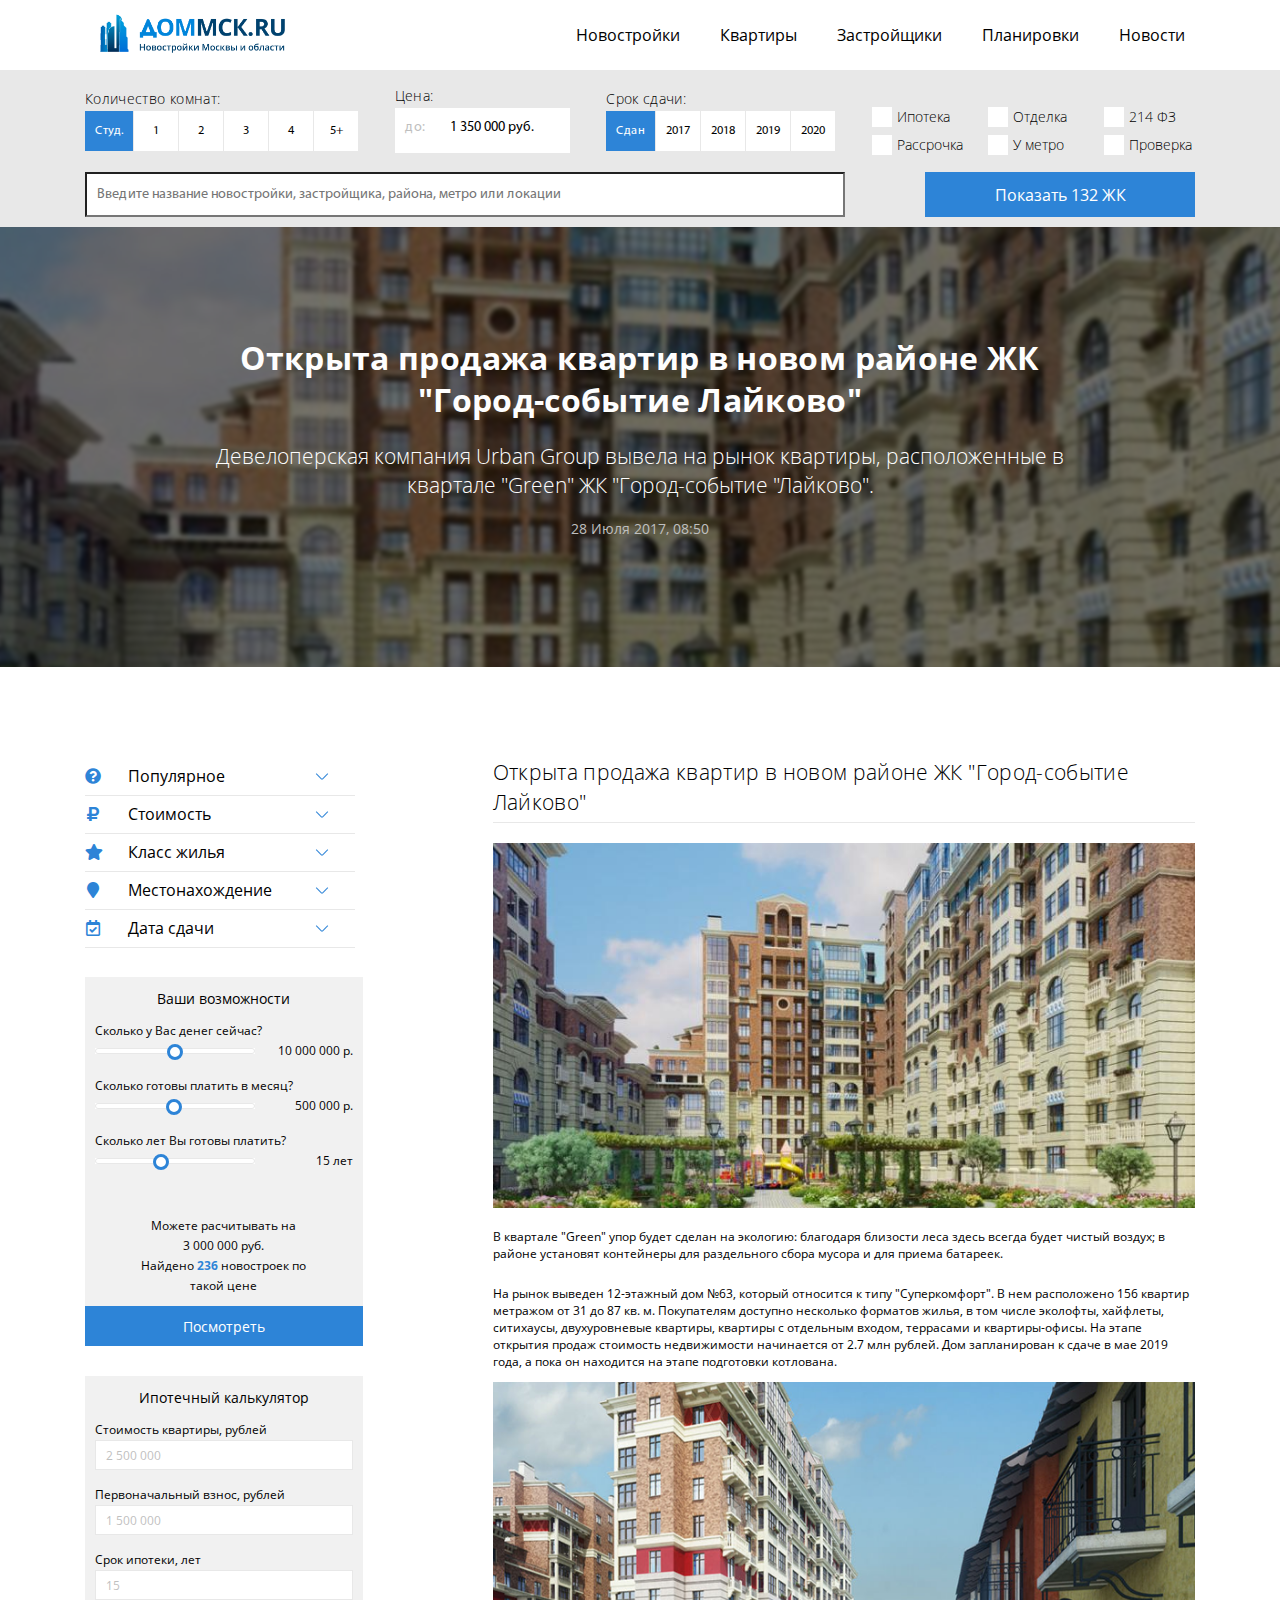
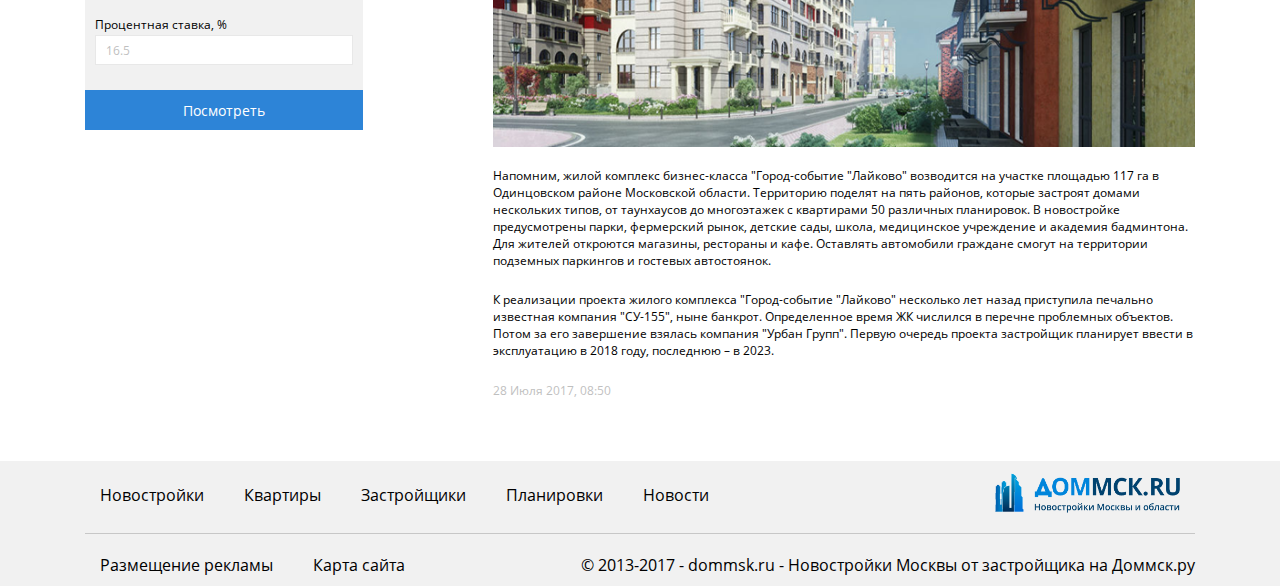
<file: news-page.html>
<!DOCTYPE html><html class="page-index" lang="ru"><head><meta charset="utf-8"><meta http-equiv="X-UA-Compatible" content="IE=edge"><meta name="viewport" content="width=device-width, initial-scale=1, maximum-scale=1.0, user-scalable=no"><title></title><link rel="stylesheet" href="css/main.css?v=1524144586006"></head><body><div class="top-line"><div class="container d-flex justify-content-between align-items-center"><a class="top-line__logo logo animated fadeInLeft animation__step1"><img class="top-line__image" src="../images/title-logo.png"></a><nav class="top-line__menu menu animated fadeInRight animation__step1"><ul class="top-line__list menu__list"><li class="menu__item"><a class="menu__link" href="/">Новостройки</a></li><li class="menu__item"><a class="menu__link" href="/">Квартиры</a></li><li class="menu__item"><a class="menu__link" href="/">Застройщики</a></li><li class="menu__item"><a class="menu__link" href="/">Планировки</a></li><li class="menu__item"><a class="menu__link" href="/">Новости</a></li></ul></nav><div class="top-line__mobile-btn mobile-btn"><span class="mobile-btn__item" id="mobile-btn"></span></div></div><div class="mobile-menu top-line__mobile-menu animated bounceInDown firstLoad" id="mobile-menu"><div class="mobile-menu__border-top"></div><div class="container d-flex justify-content-between align-items-center"><nav class="menu mobile-menu__nav"><ul class="top-line__list menu__list mobile-menu__list"><li class="menu__item"><a class="menu__link" href="/">Новостройки</a></li><li class="menu__item"><a class="menu__link" href="/">Квартиры</a></li><li class="menu__item"><a class="menu__link" href="/">Застройщики</a></li><li class="menu__item"><a class="menu__link" href="/">Планировки</a></li><li class="menu__item"><a class="menu__link" href="/">Новости</a></li></ul></nav></div></div></div><header class="main-head"><div class="container main-head__content"><form class="search-form" id="header-form"><div class="search-form__group search-form__group--sm-order1"><span class="search-form__text">Количество комнат:</span><ul class="search-form__radio-group search-form__list"><li class="search-form__radio-item" data-index="0">студ.</li><li class="search-form__radio-item" data-index="1">1</li><li class="search-form__radio-item" data-index="2">2</li><li class="search-form__radio-item" data-index="3">3</li><li class="search-form__radio-item" data-index="4">4</li><li class="search-form__radio-item" data-index="5">5+</li></ul></div><div class="search-form__group search-form__group--sm-order2"><span class="search-form__text">Цена:</span><label class="search-form__control">до:<input class="search-form__input search-form__price" type="text" value="1 350 000 руб."></label></div><div class="search-form__group search-form__group--sm-order1"><span class="search-form__text">Срок сдачи: </span><ul class="search-form__radio-group search-form__list"><li class="search-form__radio-item" data-index="0">Сдан</li><li class="search-form__radio-item" data-index="1">2017</li><li class="search-form__radio-item" data-index="2">2018</li><li class="search-form__radio-item" data-index="3">2019</li><li class="search-form__radio-item" data-index="4">2020</li></ul></div><div class="search-form__group search-form__checkboxes search-form__group--sm-order3"><label class="search-form__checkboxes-label"><span class="search-form__checkbox" type="checkbox"></span><span class="search-form__checkbox-text">Ипотека</span></label><label class="search-form__checkboxes-label"><span class="search-form__checkbox" type="checkbox"></span><span class="search-form__checkbox-text">Отделка</span></label><label class="search-form__checkboxes-label"><span class="search-form__checkbox" type="checkbox"></span><span class="search-form__checkbox-text">214 ФЗ</span></label><label class="search-form__checkboxes-label"><span class="search-form__checkbox" type="checkbox"></span><span class="search-form__checkbox-text">Рассрочка</span></label><label class="search-form__checkboxes-label"><span class="search-form__checkbox" type="checkbox"></span><span class="search-form__checkbox-text">У метро</span></label><label class="search-form__checkboxes-label"><span class="search-form__checkbox" type="checkbox"></span><span class="search-form__checkbox-text">Проверка</span></label></div><div class="search-form__group search-form__group--block search-form__group--sm-order3"><input class="search-form__control search-form__area" type="text" placeholder="Введите название новостройки, застройщика, района, метро или локации"></div><div class="search-form__group search-form__group--center search-form__group--sm-order4"><button class="search-form__btn" value="Показать 132 ЖК" type="submit">Показать 132 ЖК</button></div></form></div></header><header class="main-head.main-head--with-bg main-head--news-page-bg"><div class="container main-head__content"><h1 class="base-title main-head__title animated flipInY animation__step2">Открыта продажа квартир в новом районе ЖК &quot;Город-событие Лайково&quot;</h1><p class="main-head__text main-head__text--fw300 main-head__text--fz24">Девелоперская компания Urban Group вывела на рынок квартиры, расположенные в квартале &quot;Green&quot; ЖК &quot;Город-событие &quot;Лайково&quot;.</p><span class="main-head__date">28 Июля 2017, 08:50</span></div></header><main class="main-section"><div class="container"><div class="main-section__wrapper"><div class="main-section__aside "><ul class="main-section__sidebar-menu sidebar-menu"><li class="sidebar-menu__item accordion"><div class="sidebar-menu__row accordion__target"><span class="sidebar-menu__icon fas fa-question-circle"></span><span class="sidebar-menu__title">Популярное</span><span class="sidebar-menu__arrow"></span></div><ul class="sidebar-menu__submenu sidebar-submenu accordion__inner"><li class="sidebar-submenu__list-item accordion"><a class="sidebar-submenu__list-header" href="/">Новостройки с акциями-скидками</a></li><li class="sidebar-submenu__list-item accordion"><a class="sidebar-submenu__list-header" href="/">Проверенные новостройки</a></li><li class="sidebar-submenu__list-item accordion"><a class="sidebar-submenu__list-header" href="/">Новостройки с ипотекой</a></li><li class="sidebar-submenu__list-item accordion"><a class="sidebar-submenu__list-header" href="/">Новостройки с рассрочкой</a></li><li class="sidebar-submenu__list-item accordion"><a class="sidebar-submenu__list-header" href="/">Самые дешевые</a></li><li class="sidebar-submenu__list-item accordion"><a class="sidebar-submenu__list-header" href="/">Самые  дорогие</a></li><li class="sidebar-submenu__list-item accordion"><a class="sidebar-submenu__list-header" href="/">Новостройки с отделкой</a></li><li class="sidebar-submenu__list-item accordion"><a class="sidebar-submenu__list-header" href="/">Квартиры у метро</a></li><li class="sidebar-submenu__list-item accordion"><a class="sidebar-submenu__list-header" href="/">Видовые квартиры</a></li></ul></li><li class="sidebar-menu__item accordion"><div class="sidebar-menu__row accordion__target"><span class="sidebar-menu__icon fas fa-ruble-sign"></span><span class="sidebar-menu__title">Стоимость</span><span class="sidebar-menu__arrow"></span></div><ul class="sidebar-menu__submenu sidebar-submenu accordion__inner"><li class="sidebar-submenu__list-item accordion"><a class="sidebar-submenu__list-header" href="/">Квартира за 1 миллион</a></li><li class="sidebar-submenu__list-item accordion"><a class="sidebar-submenu__list-header" href="/">Квартира за 1,5 миллиона</a></li><li class="sidebar-submenu__list-item accordion"><a class="sidebar-submenu__list-header" href="/">Квартира за 2 миллиона</a></li><li class="sidebar-submenu__list-item accordion"><a class="sidebar-submenu__list-header" href="/">Квартира за 2,5 миллиона</a></li><li class="sidebar-submenu__list-item accordion"><a class="sidebar-submenu__list-header" href="/">Квартира за 3 миллиона</a></li><li class="sidebar-submenu__list-item accordion"><a class="sidebar-submenu__list-header" href="/">Квартира за 3,5 миллиона</a></li></ul></li><li class="sidebar-menu__item accordion"><div class="sidebar-menu__row accordion__target"><span class="sidebar-menu__icon fas fa-star"></span><span class="sidebar-menu__title">Класс жилья</span><span class="sidebar-menu__arrow"></span></div><ul class="sidebar-menu__submenu sidebar-submenu accordion__inner"><li class="sidebar-submenu__list-item accordion"><a class="sidebar-submenu__list-header" href="/">Новостройки эконом-класса</a></li><li class="sidebar-submenu__list-item accordion"><a class="sidebar-submenu__list-header" href="/">Новостройки комфорт-класса</a></li><li class="sidebar-submenu__list-item accordion"><a class="sidebar-submenu__list-header" href="/">Новостройки бизнес-класса</a></li><li class="sidebar-submenu__list-item accordion"><a class="sidebar-submenu__list-header" href="/">Элитные новостройки</a></li></ul></li><li class="sidebar-menu__item accordion"><div class="sidebar-menu__row accordion__target"><span class="sidebar-menu__icon fas fa-map-marker"></span><span class="sidebar-menu__title">Местонахождение</span><span class="sidebar-menu__arrow"></span></div><ul class="sidebar-menu__submenu sidebar-submenu accordion__inner"><li class="sidebar-submenu__list-item accordion"><span class="sidebar-submenu__list-header">Москва</span></li><li class="sidebar-submenu__list-item accordion"><div class="sidebar-menu__row sidebar-menu__row--fs accordion__target"><span class="sidebar-submenu__list-link">ВАО</span><span class="sidebar-menu__arrow sidebar-menu__arrow--sub"></span></div><ul class="sidebar-submenu__sub sidebar-sub accordion__inner"><li class="sidebar-sub__list-item"><span>-</span><a class="sidebar-sub__list-link" href="/">Богородское</a></li><li class="sidebar-sub__list-item"><span>-</span><a class="sidebar-sub__list-link" href="/">Измайлово</a></li><li class="sidebar-sub__list-item"><span>-</span><a class="sidebar-sub__list-link" href="/">Косино-Ухтомский</a></li><li class="sidebar-sub__list-item"><span>-</span><a class="sidebar-sub__list-link" href="/">Перово</a></li><li class="sidebar-sub__list-item"><span>-</span><a class="sidebar-sub__list-link" href="/">Преображенское</a></li></ul></li><li class="sidebar-submenu__list-item accordion"><div class="sidebar-menu__row sidebar-menu__row--fs accordion__target"><span class="sidebar-submenu__list-link">ЗАО</span><span class="sidebar-menu__arrow sidebar-menu__arrow--sub"></span></div><ul class="sidebar-submenu__sub sidebar-sub accordion__inner"><li class="sidebar-sub__list-item"><span>-</span><a class="sidebar-sub__list-link" href="/">Богородское</a></li><li class="sidebar-sub__list-item"><span>-</span><a class="sidebar-sub__list-link" href="/">Измайлово</a></li><li class="sidebar-sub__list-item"><span>-</span><a class="sidebar-sub__list-link" href="/">Косино-Ухтомский</a></li><li class="sidebar-sub__list-item"><span>-</span><a class="sidebar-sub__list-link" href="/">Перово</a></li><li class="sidebar-sub__list-item"><span>-</span><a class="sidebar-sub__list-link" href="/">Преображенское</a></li></ul></li><li class="sidebar-submenu__list-item accordion"><div class="sidebar-menu__row sidebar-menu__row--fs accordion__target"><span class="sidebar-submenu__list-link">ЗелАО</span><span class="sidebar-menu__arrow sidebar-menu__arrow--sub"></span></div><ul class="sidebar-submenu__sub sidebar-sub accordion__inner"><li class="sidebar-sub__list-item"><span>-</span><a class="sidebar-sub__list-link" href="/">Богородское</a></li><li class="sidebar-sub__list-item"><span>-</span><a class="sidebar-sub__list-link" href="/">Измайлово</a></li><li class="sidebar-sub__list-item"><span>-</span><a class="sidebar-sub__list-link" href="/">Косино-Ухтомский</a></li><li class="sidebar-sub__list-item"><span>-</span><a class="sidebar-sub__list-link" href="/">Перово</a></li><li class="sidebar-sub__list-item"><span>-</span><a class="sidebar-sub__list-link" href="/">Преображенское</a></li></ul></li><li class="sidebar-submenu__list-item accordion"><span class="sidebar-submenu__list-header">Московская область</span></li><li class="sidebar-submenu__list-item accordion"><div class="sidebar-menu__row sidebar-menu__row--fs accordion__target"><span class="sidebar-submenu__list-link">Балашихинский</span><span class="sidebar-menu__arrow sidebar-menu__arrow--sub"></span></div><ul class="sidebar-submenu__sub sidebar-sub accordion__inner"><li class="sidebar-sub__list-item"><span>-</span><a class="sidebar-sub__list-link" href="/">Богородское</a></li><li class="sidebar-sub__list-item"><span>-</span><a class="sidebar-sub__list-link" href="/">Измайлово</a></li><li class="sidebar-sub__list-item"><span>-</span><a class="sidebar-sub__list-link" href="/">Косино-Ухтомский</a></li><li class="sidebar-sub__list-item"><span>-</span><a class="sidebar-sub__list-link" href="/">Перово</a></li><li class="sidebar-sub__list-item"><span>-</span><a class="sidebar-sub__list-link" href="/">Преображенское</a></li></ul></li></ul></li><li class="sidebar-menu__item accordion"><div class="sidebar-menu__row accordion__target"><span class="sidebar-menu__icon far fa-calendar-check"></span><span class="sidebar-menu__title">Дата сдачи</span><span class="sidebar-menu__arrow"></span></div><ul class="sidebar-menu__submenu sidebar-submenu accordion__inner"><li class="sidebar-submenu__list-item accordion"><a class="sidebar-submenu__list-header" href="/">1 квартал 2018</a></li><li class="sidebar-submenu__list-item accordion"><a class="sidebar-submenu__list-header" href="/">2 квартал 2018</a></li><li class="sidebar-submenu__list-item accordion"><a class="sidebar-submenu__list-header" href="/">3 квартал 2018</a></li><li class="sidebar-submenu__list-item accordion"><a class="sidebar-submenu__list-header" href="/">4 квартал 2018</a></li></ul></li></ul><div class="sidebar-menu__widget widget"><h4 class="widget__title">Ваши возможности</h4><form class="widget__form" id="options"><label class="widget__wrapp">Сколько у Вас денег сейчас?</label><div class="widget__form-group"><input class="widget__control" type="range" min="0" max="20000000" step="100000" value="10000000"><span class="widget__text" data-postfix=" р.">0 р.</span></div><label class="widget__wrapp">Сколько готовы платить в месяц?</label><div class="widget__form-group"><input class="widget__control" type="range" min="10000" max="1000000" step="10000" value="500000"><span class="widget__text" data-postfix=" р.">0 р.</span></div><label class="widget__wrapp">Сколько лет Вы готовы платить?</label><div class="widget__form-group"><input class="widget__control" type="range" min="5" max="30" value="15"><span class="widget__text" data-postfix=" лет">0 лет</span></div><div class="widget__result"><span>Можете расчитывать на</span><span data-type="result">3 000 000 руб.</span><span>Найдено <b>236</b> новостроек по такой цене</span></div><button class="widget__btn" type="submit">Посмотреть</button></form></div><div class="sidebar-menu__widget widget"><h4 class="widget__title">Ипотечный калькулятор</h4><form class="widget__form" id="calculator"><label class="widget__wrapp">Стоимость квартиры, рублей</label><div class="widget__form-group"><input class="widget__control" type="text" placeholder="2 500 000" data-type="price"></div><label class="widget__wrapp">Первоначальный взнос, рублей</label><div class="widget__form-group"><input class="widget__control" type="text" placeholder="1 500 000" data-type="installment"></div><label class="widget__wrapp">Срок ипотеки, лет</label><div class="widget__form-group"><input class="widget__control" type="text" placeholder="15" data-type="term"></div><label class="widget__wrapp">Процентная ставка, %</label><div class="widget__form-group"><input class="widget__control" type="text" placeholder="16.5" data-type="procent"></div><button class="widget__btn" type="submit">Посмотреть</button></form></div></div><div class="main-section__content"><h2 class="base-title base-title--type2 base-title--black main-section__title main-section__title--with-bb main-section__title--mb">Открыта продажа квартир в новом районе ЖК "Город-событие Лайково"</h2><div class="news news__wrapper"><div class="news__poster"><img class="news__img" src="../../images/news-2.png"></div><p class="news__text news__text--db">В квартале "Green" упор будет сделан на экологию: благодаря близости леса здесь всегда будет чистый воздух; в районе установят контейнеры для раздельного сбора мусора и для приема батареек.</p><p class="news__text news__text--db">На рынок выведен 12-этажный дом №63, который относится к типу "Суперкомфорт". В нем расположено 156 квартир метражом от 31 до 87 кв. м. Покупателям доступно несколько форматов жилья, в том числе эколофты, хайфлеты, ситихаусы, двухуровневые квартиры, квартиры с отдельным входом, террасами и квартиры-офисы. На этапе открытия продаж стоимость недвижимости начинается от 2.7 млн рублей. Дом запланирован к сдаче в мае 2019 года, а пока он находится на этапе подготовки котлована.</p><div class="news__poster"><img class="news__img" src="../../images/news-3.png"></div><p class="news__text news__text--db">Напомним, жилой комплекс бизнес-класса "Город-событие "Лайково" возводится на участке площадью 117 га в Одинцовском районе Московской области. Территорию поделят на пять районов, которые застроят домами нескольких типов, от таунхаусов до многоэтажек с квартирами 50 различных планировок. В новостройке предусмотрены парки, фермерский рынок, детские сады, школа, медицинское учреждение и академия бадминтона. Для жителей откроются магазины, рестораны и кафе. Оставлять автомобили граждане смогут на территории подземных паркингов и гостевых автостоянок.</p><p class="news__text news__text--db">К реализации проекта жилого комплекса "Город-событие "Лайково" несколько лет назад приступила печально известная компания "СУ-155", ныне банкрот. Определенное время ЖК числился в перечне проблемных объектов. Потом за его завершение взялась компания "Урбан Групп". Первую очередь проекта застройщик планирует ввести в эксплуатацию в 2018 году, последнюю – в 2023.</p><p class="news__text news__text--db news__text--shadow">28 Июля 2017, 08:50 </p></div></div></div></div></main><footer class="main-foot"><div class="container d-flex justify-content-between align-items-center"><nav class="main-foot__menu menu"><ul class="main-foot__list menu__list"><li class="menu__item"><a class="menu__link" href="/">Новостройки</a></li><li class="menu__item"><a class="menu__link" href="/">Квартиры</a></li><li class="menu__item"><a class="menu__link" href="/">Застройщики</a></li><li class="menu__item"><a class="menu__link" href="/">Планировки</a></li><li class="menu__item"><a class="menu__link" href="/">Новости</a></li></ul></nav><a class="logo main-foot__logo"><img class="top-line__image" src="../images/title-logo.png"></a></div><div class="container"><div class="main-foot__b-line"><ul class="main-foot__list main-foot__list--md-cl"><li class="menu__item"><a class="menu__link" href="/">Размещение рекламы</a></li><li class="menu__item"><a class="menu__link" href="/">Карта сайта</a></li></ul><p class="main-foot__copyright">© 2013-2017 - dommsk.ru - Новостройки Москвы от застройщика на Доммск.ру </p></div></div></footer><script src="js/vendor.js?v=1524144586006"></script><script src="js/main.js?v=1524144586006"></script></body></html>
</file>
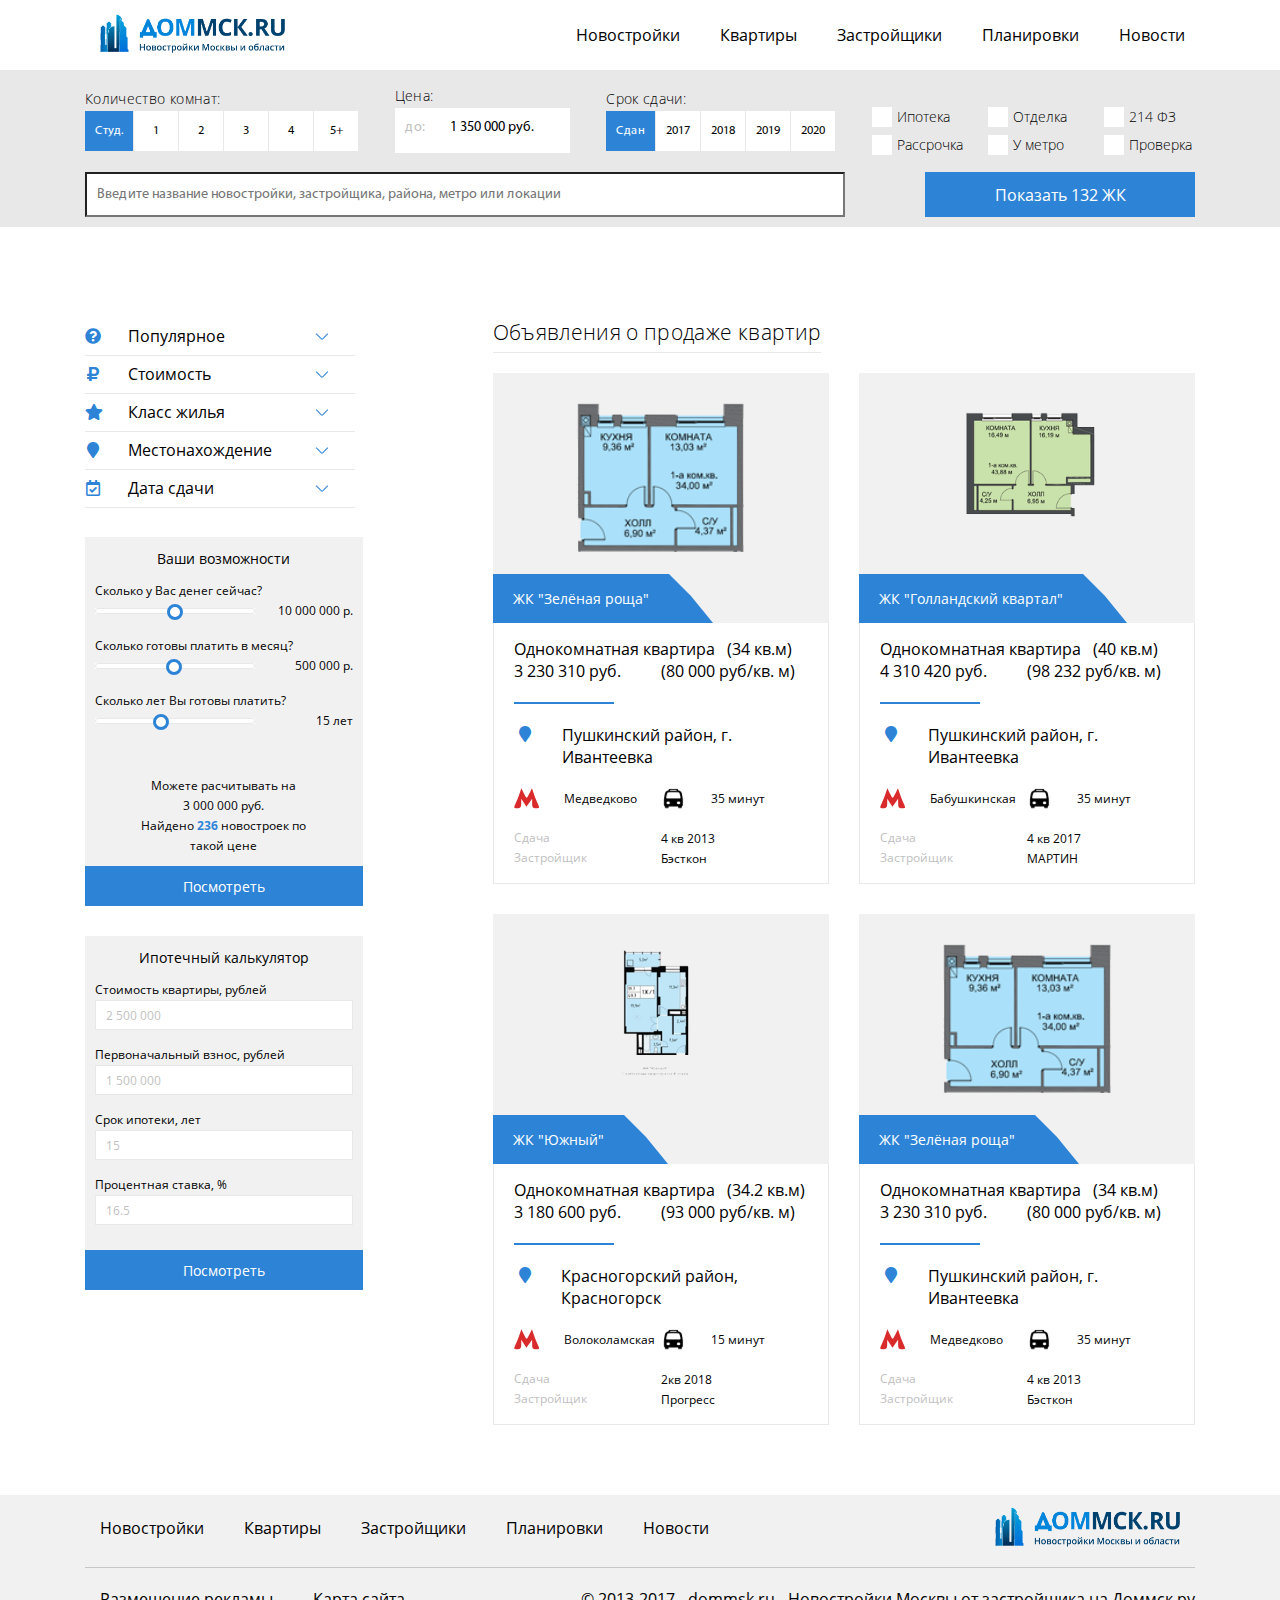
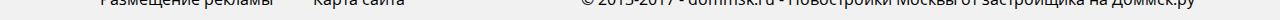
<file: rooms.html>
<!DOCTYPE html><html class="page-index" lang="ru"><head><meta charset="utf-8"><meta http-equiv="X-UA-Compatible" content="IE=edge"><meta name="viewport" content="width=device-width, initial-scale=1, maximum-scale=1.0, user-scalable=no"><title></title><link rel="stylesheet" href="css/main.css?v=1524144586241"></head><body><div class="top-line"><div class="container d-flex justify-content-between align-items-center"><a class="top-line__logo logo animated fadeInLeft animation__step1"><img class="top-line__image" src="../images/title-logo.png"></a><nav class="top-line__menu menu animated fadeInRight animation__step1"><ul class="top-line__list menu__list"><li class="menu__item"><a class="menu__link" href="/">Новостройки</a></li><li class="menu__item"><a class="menu__link" href="/">Квартиры</a></li><li class="menu__item"><a class="menu__link" href="/">Застройщики</a></li><li class="menu__item"><a class="menu__link" href="/">Планировки</a></li><li class="menu__item"><a class="menu__link" href="/">Новости</a></li></ul></nav><div class="top-line__mobile-btn mobile-btn"><span class="mobile-btn__item" id="mobile-btn"></span></div></div><div class="mobile-menu top-line__mobile-menu animated bounceInDown firstLoad" id="mobile-menu"><div class="mobile-menu__border-top"></div><div class="container d-flex justify-content-between align-items-center"><nav class="menu mobile-menu__nav"><ul class="top-line__list menu__list mobile-menu__list"><li class="menu__item"><a class="menu__link" href="/">Новостройки</a></li><li class="menu__item"><a class="menu__link" href="/">Квартиры</a></li><li class="menu__item"><a class="menu__link" href="/">Застройщики</a></li><li class="menu__item"><a class="menu__link" href="/">Планировки</a></li><li class="menu__item"><a class="menu__link" href="/">Новости</a></li></ul></nav></div></div></div><header class="main-head"><div class="container main-head__content"><form class="search-form" id="header-form"><div class="search-form__group search-form__group--sm-order1"><span class="search-form__text">Количество комнат:</span><ul class="search-form__radio-group search-form__list"><li class="search-form__radio-item" data-index="0">студ.</li><li class="search-form__radio-item" data-index="1">1</li><li class="search-form__radio-item" data-index="2">2</li><li class="search-form__radio-item" data-index="3">3</li><li class="search-form__radio-item" data-index="4">4</li><li class="search-form__radio-item" data-index="5">5+</li></ul></div><div class="search-form__group search-form__group--sm-order2"><span class="search-form__text">Цена:</span><label class="search-form__control">до:<input class="search-form__input search-form__price" type="text" value="1 350 000 руб."></label></div><div class="search-form__group search-form__group--sm-order1"><span class="search-form__text">Срок сдачи: </span><ul class="search-form__radio-group search-form__list"><li class="search-form__radio-item" data-index="0">Сдан</li><li class="search-form__radio-item" data-index="1">2017</li><li class="search-form__radio-item" data-index="2">2018</li><li class="search-form__radio-item" data-index="3">2019</li><li class="search-form__radio-item" data-index="4">2020</li></ul></div><div class="search-form__group search-form__checkboxes search-form__group--sm-order3"><label class="search-form__checkboxes-label"><span class="search-form__checkbox" type="checkbox"></span><span class="search-form__checkbox-text">Ипотека</span></label><label class="search-form__checkboxes-label"><span class="search-form__checkbox" type="checkbox"></span><span class="search-form__checkbox-text">Отделка</span></label><label class="search-form__checkboxes-label"><span class="search-form__checkbox" type="checkbox"></span><span class="search-form__checkbox-text">214 ФЗ</span></label><label class="search-form__checkboxes-label"><span class="search-form__checkbox" type="checkbox"></span><span class="search-form__checkbox-text">Рассрочка</span></label><label class="search-form__checkboxes-label"><span class="search-form__checkbox" type="checkbox"></span><span class="search-form__checkbox-text">У метро</span></label><label class="search-form__checkboxes-label"><span class="search-form__checkbox" type="checkbox"></span><span class="search-form__checkbox-text">Проверка</span></label></div><div class="search-form__group search-form__group--block search-form__group--sm-order3"><input class="search-form__control search-form__area" type="text" placeholder="Введите название новостройки, застройщика, района, метро или локации"></div><div class="search-form__group search-form__group--center search-form__group--sm-order4"><button class="search-form__btn" value="Показать 132 ЖК" type="submit">Показать 132 ЖК</button></div></form></div></header><main class="main-section"><div class="container"><div class="main-section__wrapper"><div class="main-section__aside "><ul class="main-section__sidebar-menu sidebar-menu"><li class="sidebar-menu__item accordion"><div class="sidebar-menu__row accordion__target"><span class="sidebar-menu__icon fas fa-question-circle"></span><span class="sidebar-menu__title">Популярное</span><span class="sidebar-menu__arrow"></span></div><ul class="sidebar-menu__submenu sidebar-submenu accordion__inner"><li class="sidebar-submenu__list-item accordion"><a class="sidebar-submenu__list-header" href="/">Новостройки с акциями-скидками</a></li><li class="sidebar-submenu__list-item accordion"><a class="sidebar-submenu__list-header" href="/">Проверенные новостройки</a></li><li class="sidebar-submenu__list-item accordion"><a class="sidebar-submenu__list-header" href="/">Новостройки с ипотекой</a></li><li class="sidebar-submenu__list-item accordion"><a class="sidebar-submenu__list-header" href="/">Новостройки с рассрочкой</a></li><li class="sidebar-submenu__list-item accordion"><a class="sidebar-submenu__list-header" href="/">Самые дешевые</a></li><li class="sidebar-submenu__list-item accordion"><a class="sidebar-submenu__list-header" href="/">Самые  дорогие</a></li><li class="sidebar-submenu__list-item accordion"><a class="sidebar-submenu__list-header" href="/">Новостройки с отделкой</a></li><li class="sidebar-submenu__list-item accordion"><a class="sidebar-submenu__list-header" href="/">Квартиры у метро</a></li><li class="sidebar-submenu__list-item accordion"><a class="sidebar-submenu__list-header" href="/">Видовые квартиры</a></li></ul></li><li class="sidebar-menu__item accordion"><div class="sidebar-menu__row accordion__target"><span class="sidebar-menu__icon fas fa-ruble-sign"></span><span class="sidebar-menu__title">Стоимость</span><span class="sidebar-menu__arrow"></span></div><ul class="sidebar-menu__submenu sidebar-submenu accordion__inner"><li class="sidebar-submenu__list-item accordion"><a class="sidebar-submenu__list-header" href="/">Квартира за 1 миллион</a></li><li class="sidebar-submenu__list-item accordion"><a class="sidebar-submenu__list-header" href="/">Квартира за 1,5 миллиона</a></li><li class="sidebar-submenu__list-item accordion"><a class="sidebar-submenu__list-header" href="/">Квартира за 2 миллиона</a></li><li class="sidebar-submenu__list-item accordion"><a class="sidebar-submenu__list-header" href="/">Квартира за 2,5 миллиона</a></li><li class="sidebar-submenu__list-item accordion"><a class="sidebar-submenu__list-header" href="/">Квартира за 3 миллиона</a></li><li class="sidebar-submenu__list-item accordion"><a class="sidebar-submenu__list-header" href="/">Квартира за 3,5 миллиона</a></li></ul></li><li class="sidebar-menu__item accordion"><div class="sidebar-menu__row accordion__target"><span class="sidebar-menu__icon fas fa-star"></span><span class="sidebar-menu__title">Класс жилья</span><span class="sidebar-menu__arrow"></span></div><ul class="sidebar-menu__submenu sidebar-submenu accordion__inner"><li class="sidebar-submenu__list-item accordion"><a class="sidebar-submenu__list-header" href="/">Новостройки эконом-класса</a></li><li class="sidebar-submenu__list-item accordion"><a class="sidebar-submenu__list-header" href="/">Новостройки комфорт-класса</a></li><li class="sidebar-submenu__list-item accordion"><a class="sidebar-submenu__list-header" href="/">Новостройки бизнес-класса</a></li><li class="sidebar-submenu__list-item accordion"><a class="sidebar-submenu__list-header" href="/">Элитные новостройки</a></li></ul></li><li class="sidebar-menu__item accordion"><div class="sidebar-menu__row accordion__target"><span class="sidebar-menu__icon fas fa-map-marker"></span><span class="sidebar-menu__title">Местонахождение</span><span class="sidebar-menu__arrow"></span></div><ul class="sidebar-menu__submenu sidebar-submenu accordion__inner"><li class="sidebar-submenu__list-item accordion"><span class="sidebar-submenu__list-header">Москва</span></li><li class="sidebar-submenu__list-item accordion"><div class="sidebar-menu__row sidebar-menu__row--fs accordion__target"><span class="sidebar-submenu__list-link">ВАО</span><span class="sidebar-menu__arrow sidebar-menu__arrow--sub"></span></div><ul class="sidebar-submenu__sub sidebar-sub accordion__inner"><li class="sidebar-sub__list-item"><span>-</span><a class="sidebar-sub__list-link" href="/">Богородское</a></li><li class="sidebar-sub__list-item"><span>-</span><a class="sidebar-sub__list-link" href="/">Измайлово</a></li><li class="sidebar-sub__list-item"><span>-</span><a class="sidebar-sub__list-link" href="/">Косино-Ухтомский</a></li><li class="sidebar-sub__list-item"><span>-</span><a class="sidebar-sub__list-link" href="/">Перово</a></li><li class="sidebar-sub__list-item"><span>-</span><a class="sidebar-sub__list-link" href="/">Преображенское</a></li></ul></li><li class="sidebar-submenu__list-item accordion"><div class="sidebar-menu__row sidebar-menu__row--fs accordion__target"><span class="sidebar-submenu__list-link">ЗАО</span><span class="sidebar-menu__arrow sidebar-menu__arrow--sub"></span></div><ul class="sidebar-submenu__sub sidebar-sub accordion__inner"><li class="sidebar-sub__list-item"><span>-</span><a class="sidebar-sub__list-link" href="/">Богородское</a></li><li class="sidebar-sub__list-item"><span>-</span><a class="sidebar-sub__list-link" href="/">Измайлово</a></li><li class="sidebar-sub__list-item"><span>-</span><a class="sidebar-sub__list-link" href="/">Косино-Ухтомский</a></li><li class="sidebar-sub__list-item"><span>-</span><a class="sidebar-sub__list-link" href="/">Перово</a></li><li class="sidebar-sub__list-item"><span>-</span><a class="sidebar-sub__list-link" href="/">Преображенское</a></li></ul></li><li class="sidebar-submenu__list-item accordion"><div class="sidebar-menu__row sidebar-menu__row--fs accordion__target"><span class="sidebar-submenu__list-link">ЗелАО</span><span class="sidebar-menu__arrow sidebar-menu__arrow--sub"></span></div><ul class="sidebar-submenu__sub sidebar-sub accordion__inner"><li class="sidebar-sub__list-item"><span>-</span><a class="sidebar-sub__list-link" href="/">Богородское</a></li><li class="sidebar-sub__list-item"><span>-</span><a class="sidebar-sub__list-link" href="/">Измайлово</a></li><li class="sidebar-sub__list-item"><span>-</span><a class="sidebar-sub__list-link" href="/">Косино-Ухтомский</a></li><li class="sidebar-sub__list-item"><span>-</span><a class="sidebar-sub__list-link" href="/">Перово</a></li><li class="sidebar-sub__list-item"><span>-</span><a class="sidebar-sub__list-link" href="/">Преображенское</a></li></ul></li><li class="sidebar-submenu__list-item accordion"><span class="sidebar-submenu__list-header">Московская область</span></li><li class="sidebar-submenu__list-item accordion"><div class="sidebar-menu__row sidebar-menu__row--fs accordion__target"><span class="sidebar-submenu__list-link">Балашихинский</span><span class="sidebar-menu__arrow sidebar-menu__arrow--sub"></span></div><ul class="sidebar-submenu__sub sidebar-sub accordion__inner"><li class="sidebar-sub__list-item"><span>-</span><a class="sidebar-sub__list-link" href="/">Богородское</a></li><li class="sidebar-sub__list-item"><span>-</span><a class="sidebar-sub__list-link" href="/">Измайлово</a></li><li class="sidebar-sub__list-item"><span>-</span><a class="sidebar-sub__list-link" href="/">Косино-Ухтомский</a></li><li class="sidebar-sub__list-item"><span>-</span><a class="sidebar-sub__list-link" href="/">Перово</a></li><li class="sidebar-sub__list-item"><span>-</span><a class="sidebar-sub__list-link" href="/">Преображенское</a></li></ul></li></ul></li><li class="sidebar-menu__item accordion"><div class="sidebar-menu__row accordion__target"><span class="sidebar-menu__icon far fa-calendar-check"></span><span class="sidebar-menu__title">Дата сдачи</span><span class="sidebar-menu__arrow"></span></div><ul class="sidebar-menu__submenu sidebar-submenu accordion__inner"><li class="sidebar-submenu__list-item accordion"><a class="sidebar-submenu__list-header" href="/">1 квартал 2018</a></li><li class="sidebar-submenu__list-item accordion"><a class="sidebar-submenu__list-header" href="/">2 квартал 2018</a></li><li class="sidebar-submenu__list-item accordion"><a class="sidebar-submenu__list-header" href="/">3 квартал 2018</a></li><li class="sidebar-submenu__list-item accordion"><a class="sidebar-submenu__list-header" href="/">4 квартал 2018</a></li></ul></li></ul><div class="sidebar-menu__widget widget"><h4 class="widget__title">Ваши возможности</h4><form class="widget__form" id="options"><label class="widget__wrapp">Сколько у Вас денег сейчас?</label><div class="widget__form-group"><input class="widget__control" type="range" min="0" max="20000000" step="100000" value="10000000"><span class="widget__text" data-postfix=" р.">0 р.</span></div><label class="widget__wrapp">Сколько готовы платить в месяц?</label><div class="widget__form-group"><input class="widget__control" type="range" min="10000" max="1000000" step="10000" value="500000"><span class="widget__text" data-postfix=" р.">0 р.</span></div><label class="widget__wrapp">Сколько лет Вы готовы платить?</label><div class="widget__form-group"><input class="widget__control" type="range" min="5" max="30" value="15"><span class="widget__text" data-postfix=" лет">0 лет</span></div><div class="widget__result"><span>Можете расчитывать на</span><span data-type="result">3 000 000 руб.</span><span>Найдено <b>236</b> новостроек по такой цене</span></div><button class="widget__btn" type="submit">Посмотреть</button></form></div><div class="sidebar-menu__widget widget"><h4 class="widget__title">Ипотечный калькулятор</h4><form class="widget__form" id="calculator"><label class="widget__wrapp">Стоимость квартиры, рублей</label><div class="widget__form-group"><input class="widget__control" type="text" placeholder="2 500 000" data-type="price"></div><label class="widget__wrapp">Первоначальный взнос, рублей</label><div class="widget__form-group"><input class="widget__control" type="text" placeholder="1 500 000" data-type="installment"></div><label class="widget__wrapp">Срок ипотеки, лет</label><div class="widget__form-group"><input class="widget__control" type="text" placeholder="15" data-type="term"></div><label class="widget__wrapp">Процентная ставка, %</label><div class="widget__form-group"><input class="widget__control" type="text" placeholder="16.5" data-type="procent"></div><button class="widget__btn" type="submit">Посмотреть</button></form></div></div><div class="main-section__content"><h2 class="base-title base-title--type2 base-title--black main-section__title main-section__title--with-bb main-section__title--mb">Объявления о продаже квартир</h2><div class="content__post-card"><a class="post-card post-card__wrapper" href="/"><div class="post-card__poster post-card__poster--wbg"><img class="post-card__img" src="../../images/floor-1.png"><span class="post-card__title">ЖК &quot;Зелёная роща&quot;</span></div><div class="post-card__content"><div class="post-card__row post-card__row--jcfs"><span class="post-card__text-element">Однокомнатная квартира</span><span class="post-card__text-element">(34 кв.м)</span></div><div class="post-card__row post-card__row--jcfs"><span class="post-card__text-element post-card__text-element--type2">3 230 310 руб.</span><span class="post-card__text-element post-card__text-element--type2">(80 000 руб/кв. м)</span></div><div class="post-card__row"><div class="post-card__delimiter"></div></div><p class="post-card__location post-card__location--mt"><span class="fas fa-map-marker post-card__icon post-card__icon--blue"></span><span>Пушкинский район, г. Ивантеевка</span></p><div class="post-card__row"><div class="post-card__row-item"><span class="post-card__icon post-card__icon--red"><svg><use xlink:href="/images/sprites.svg#metro"></use></svg></span><span class="post-card__text">Медведково</span></div><div class="post-card__row-item"><span class="post-card__icon post-card__icon--blue"><svg><use xlink:href="/images/sprites.svg#bus"></use></svg></span><span class="post-card__text">35 минут</span></div></div><div class="post-card__row"><div class="post-card__row-item"><span class="post-card__text post-card__text--shadow">Сдача</span></div><div class="post-card__row-item"><span class="post-card__text">4 кв 2013</span></div></div><div class="post-card__row post-card__row--no-mt"><div class="post-card__row-item"><span class="post-card__text post-card__text--shadow">Застройщик</span></div><div class="post-card__row-item"><span class="post-card__text">Бэсткон</span></div></div></div></a><a class="post-card post-card__wrapper" href="/"><div class="post-card__poster post-card__poster--wbg"><img class="post-card__img" src="../../images/floor-2.png"><span class="post-card__title">ЖК &quot;Голландский квартал&quot;</span></div><div class="post-card__content"><div class="post-card__row post-card__row--jcfs"><span class="post-card__text-element">Однокомнатная квартира</span><span class="post-card__text-element">(40 кв.м)</span></div><div class="post-card__row post-card__row--jcfs"><span class="post-card__text-element post-card__text-element--type2">4 310 420 руб.</span><span class="post-card__text-element post-card__text-element--type2">(98 232 руб/кв. м)</span></div><div class="post-card__row"><div class="post-card__delimiter"></div></div><p class="post-card__location post-card__location--mt"><span class="fas fa-map-marker post-card__icon post-card__icon--blue"></span><span>Пушкинский район, г. Ивантеевка</span></p><div class="post-card__row"><div class="post-card__row-item"><span class="post-card__icon post-card__icon--red"><svg><use xlink:href="/images/sprites.svg#metro"></use></svg></span><span class="post-card__text">Бабушкинская</span></div><div class="post-card__row-item"><span class="post-card__icon post-card__icon--blue"><svg><use xlink:href="/images/sprites.svg#bus"></use></svg></span><span class="post-card__text">35 минут</span></div></div><div class="post-card__row"><div class="post-card__row-item"><span class="post-card__text post-card__text--shadow">Сдача</span></div><div class="post-card__row-item"><span class="post-card__text">4 кв 2017</span></div></div><div class="post-card__row post-card__row--no-mt"><div class="post-card__row-item"><span class="post-card__text post-card__text--shadow">Застройщик</span></div><div class="post-card__row-item"><span class="post-card__text">МАРТИН</span></div></div></div></a><a class="post-card post-card__wrapper" href="/"><div class="post-card__poster post-card__poster--wbg"><img class="post-card__img" src="../../images/floor-3.png"><span class="post-card__title">ЖК &quot;Южный&quot;</span></div><div class="post-card__content"><div class="post-card__row post-card__row--jcfs"><span class="post-card__text-element">Однокомнатная квартира</span><span class="post-card__text-element">(34.2 кв.м)</span></div><div class="post-card__row post-card__row--jcfs"><span class="post-card__text-element post-card__text-element--type2">3 180 600 руб.</span><span class="post-card__text-element post-card__text-element--type2">(93 000 руб/кв. м)</span></div><div class="post-card__row"><div class="post-card__delimiter"></div></div><p class="post-card__location post-card__location--mt"><span class="fas fa-map-marker post-card__icon post-card__icon--blue"></span><span>Красногорский район, Красногорск</span></p><div class="post-card__row"><div class="post-card__row-item"><span class="post-card__icon post-card__icon--red"><svg><use xlink:href="/images/sprites.svg#metro"></use></svg></span><span class="post-card__text">Волоколамская</span></div><div class="post-card__row-item"><span class="post-card__icon post-card__icon--blue"><svg><use xlink:href="/images/sprites.svg#bus"></use></svg></span><span class="post-card__text">15 минут</span></div></div><div class="post-card__row"><div class="post-card__row-item"><span class="post-card__text post-card__text--shadow">Сдача</span></div><div class="post-card__row-item"><span class="post-card__text">2кв 2018</span></div></div><div class="post-card__row post-card__row--no-mt"><div class="post-card__row-item"><span class="post-card__text post-card__text--shadow">Застройщик</span></div><div class="post-card__row-item"><span class="post-card__text">Прогресс</span></div></div></div></a><a class="post-card post-card__wrapper" href="/"><div class="post-card__poster post-card__poster--wbg"><img class="post-card__img" src="../../images/floor-1.png"><span class="post-card__title">ЖК &quot;Зелёная роща&quot;</span></div><div class="post-card__content"><div class="post-card__row post-card__row--jcfs"><span class="post-card__text-element">Однокомнатная квартира</span><span class="post-card__text-element">(34 кв.м)</span></div><div class="post-card__row post-card__row--jcfs"><span class="post-card__text-element post-card__text-element--type2">3 230 310 руб.</span><span class="post-card__text-element post-card__text-element--type2">(80 000 руб/кв. м)</span></div><div class="post-card__row"><div class="post-card__delimiter"></div></div><p class="post-card__location post-card__location--mt"><span class="fas fa-map-marker post-card__icon post-card__icon--blue"></span><span>Пушкинский район, г. Ивантеевка</span></p><div class="post-card__row"><div class="post-card__row-item"><span class="post-card__icon post-card__icon--red"><svg><use xlink:href="/images/sprites.svg#metro"></use></svg></span><span class="post-card__text">Медведково</span></div><div class="post-card__row-item"><span class="post-card__icon post-card__icon--blue"><svg><use xlink:href="/images/sprites.svg#bus"></use></svg></span><span class="post-card__text">35 минут</span></div></div><div class="post-card__row"><div class="post-card__row-item"><span class="post-card__text post-card__text--shadow">Сдача</span></div><div class="post-card__row-item"><span class="post-card__text">4 кв 2013</span></div></div><div class="post-card__row post-card__row--no-mt"><div class="post-card__row-item"><span class="post-card__text post-card__text--shadow">Застройщик</span></div><div class="post-card__row-item"><span class="post-card__text">Бэсткон</span></div></div></div></a></div></div></div></div></main><footer class="main-foot"><div class="container d-flex justify-content-between align-items-center"><nav class="main-foot__menu menu"><ul class="main-foot__list menu__list"><li class="menu__item"><a class="menu__link" href="/">Новостройки</a></li><li class="menu__item"><a class="menu__link" href="/">Квартиры</a></li><li class="menu__item"><a class="menu__link" href="/">Застройщики</a></li><li class="menu__item"><a class="menu__link" href="/">Планировки</a></li><li class="menu__item"><a class="menu__link" href="/">Новости</a></li></ul></nav><a class="logo main-foot__logo"><img class="top-line__image" src="../images/title-logo.png"></a></div><div class="container"><div class="main-foot__b-line"><ul class="main-foot__list main-foot__list--md-cl"><li class="menu__item"><a class="menu__link" href="/">Размещение рекламы</a></li><li class="menu__item"><a class="menu__link" href="/">Карта сайта</a></li></ul><p class="main-foot__copyright">© 2013-2017 - dommsk.ru - Новостройки Москвы от застройщика на Доммск.ру </p></div></div></footer><script src="js/vendor.js?v=1524144586242"></script><script src="js/main.js?v=1524144586242"></script></body></html>
</file>
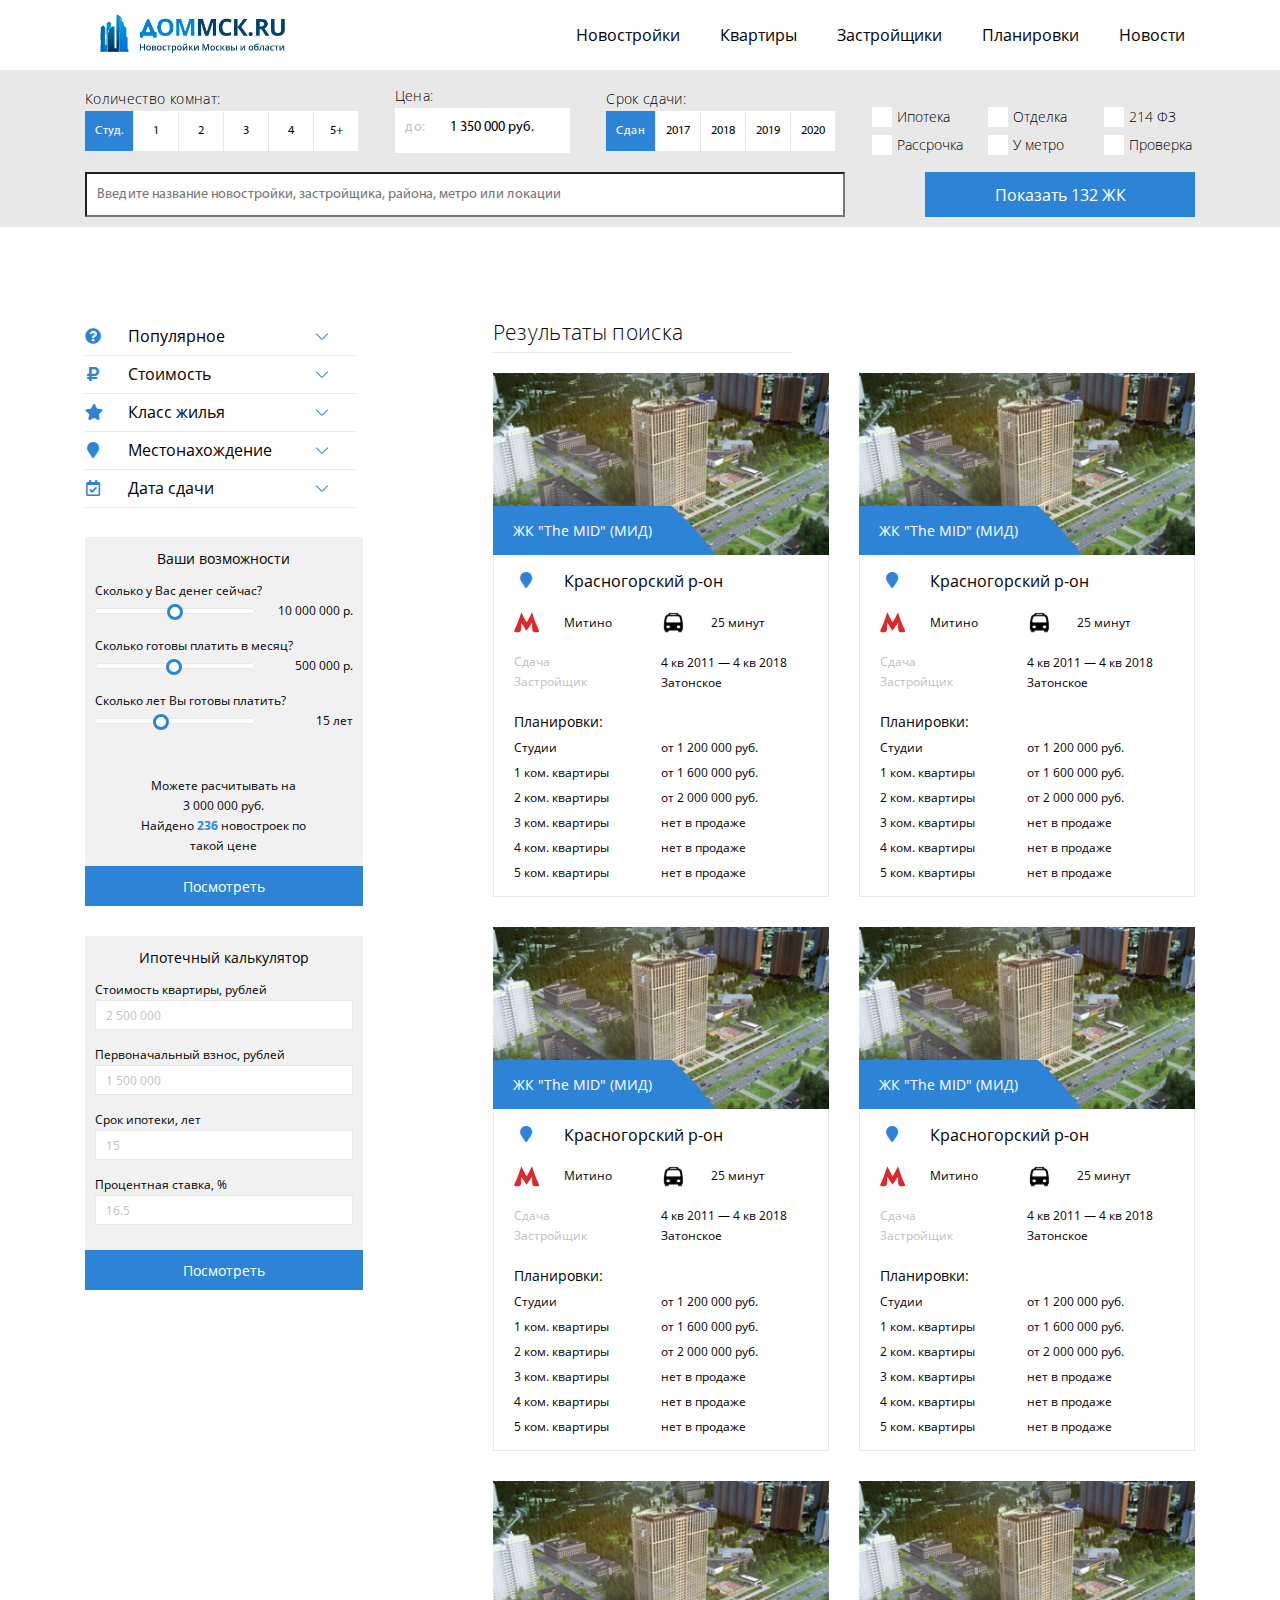
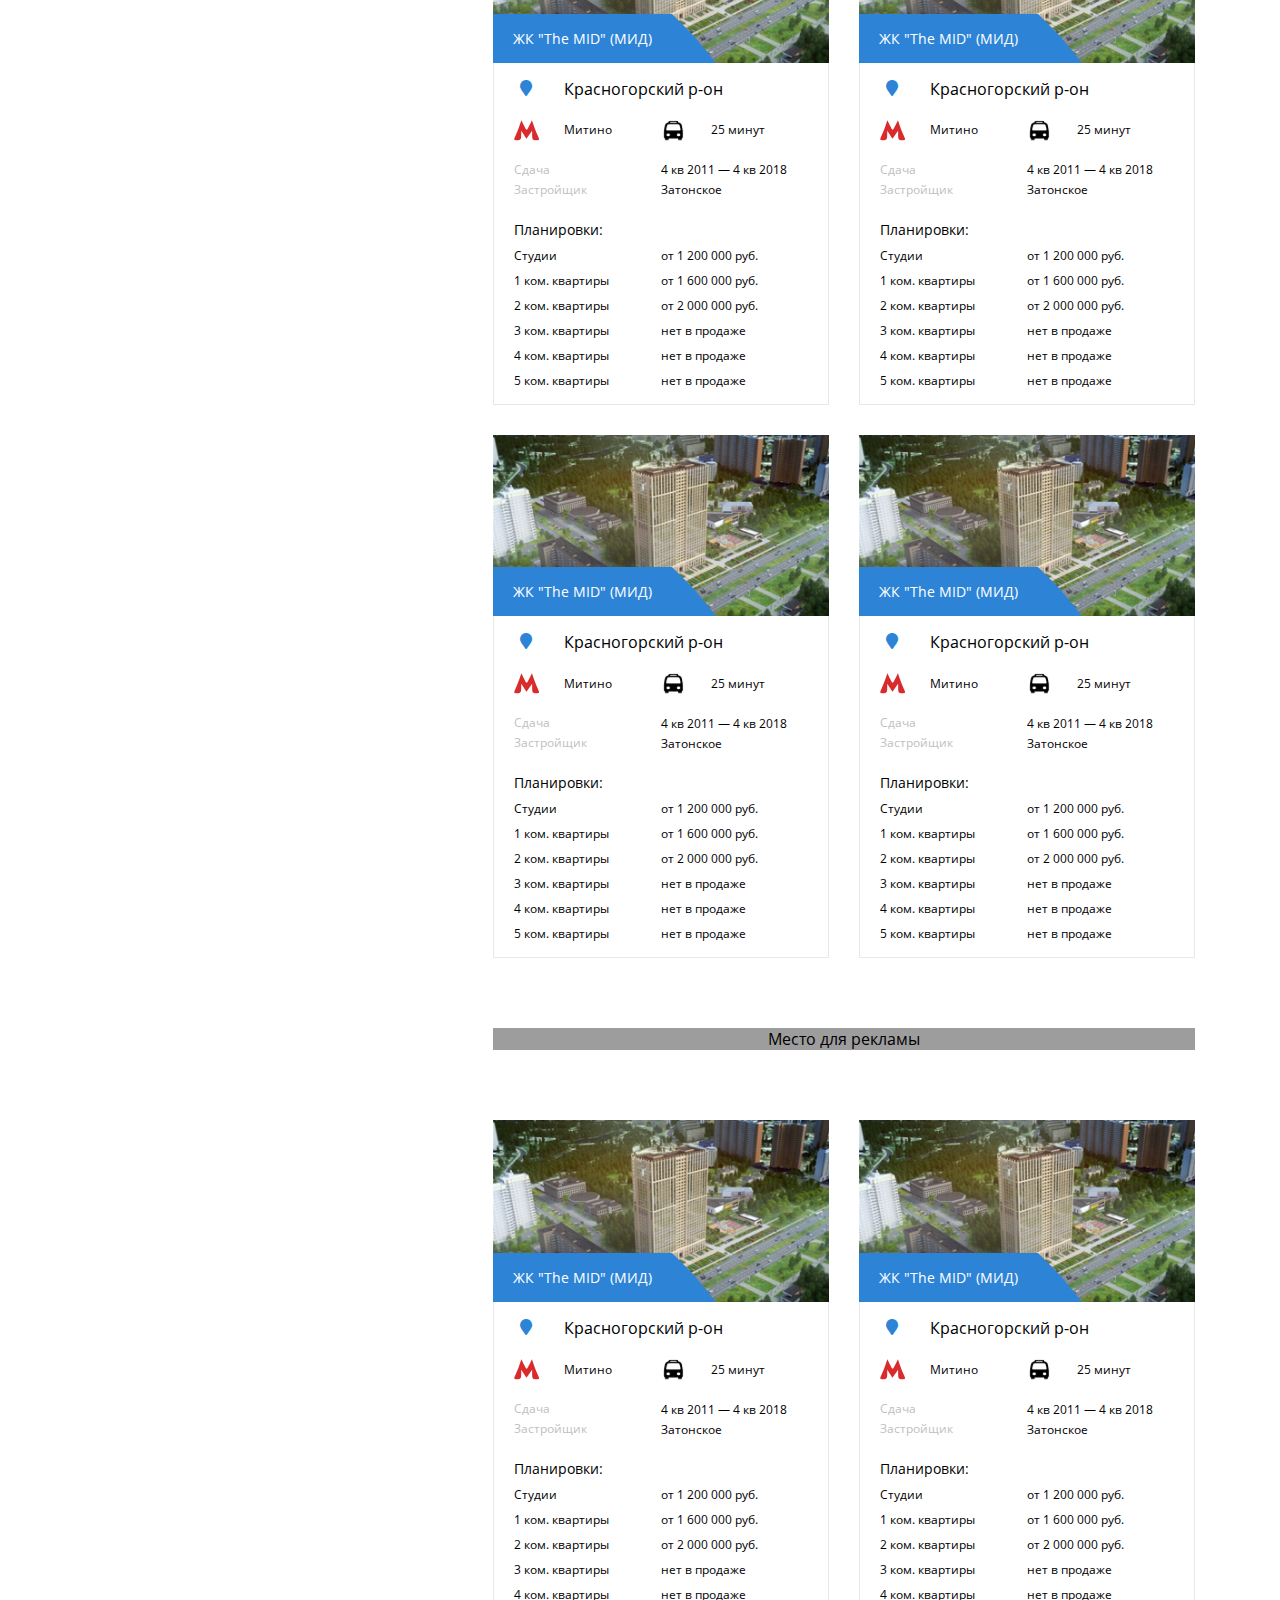
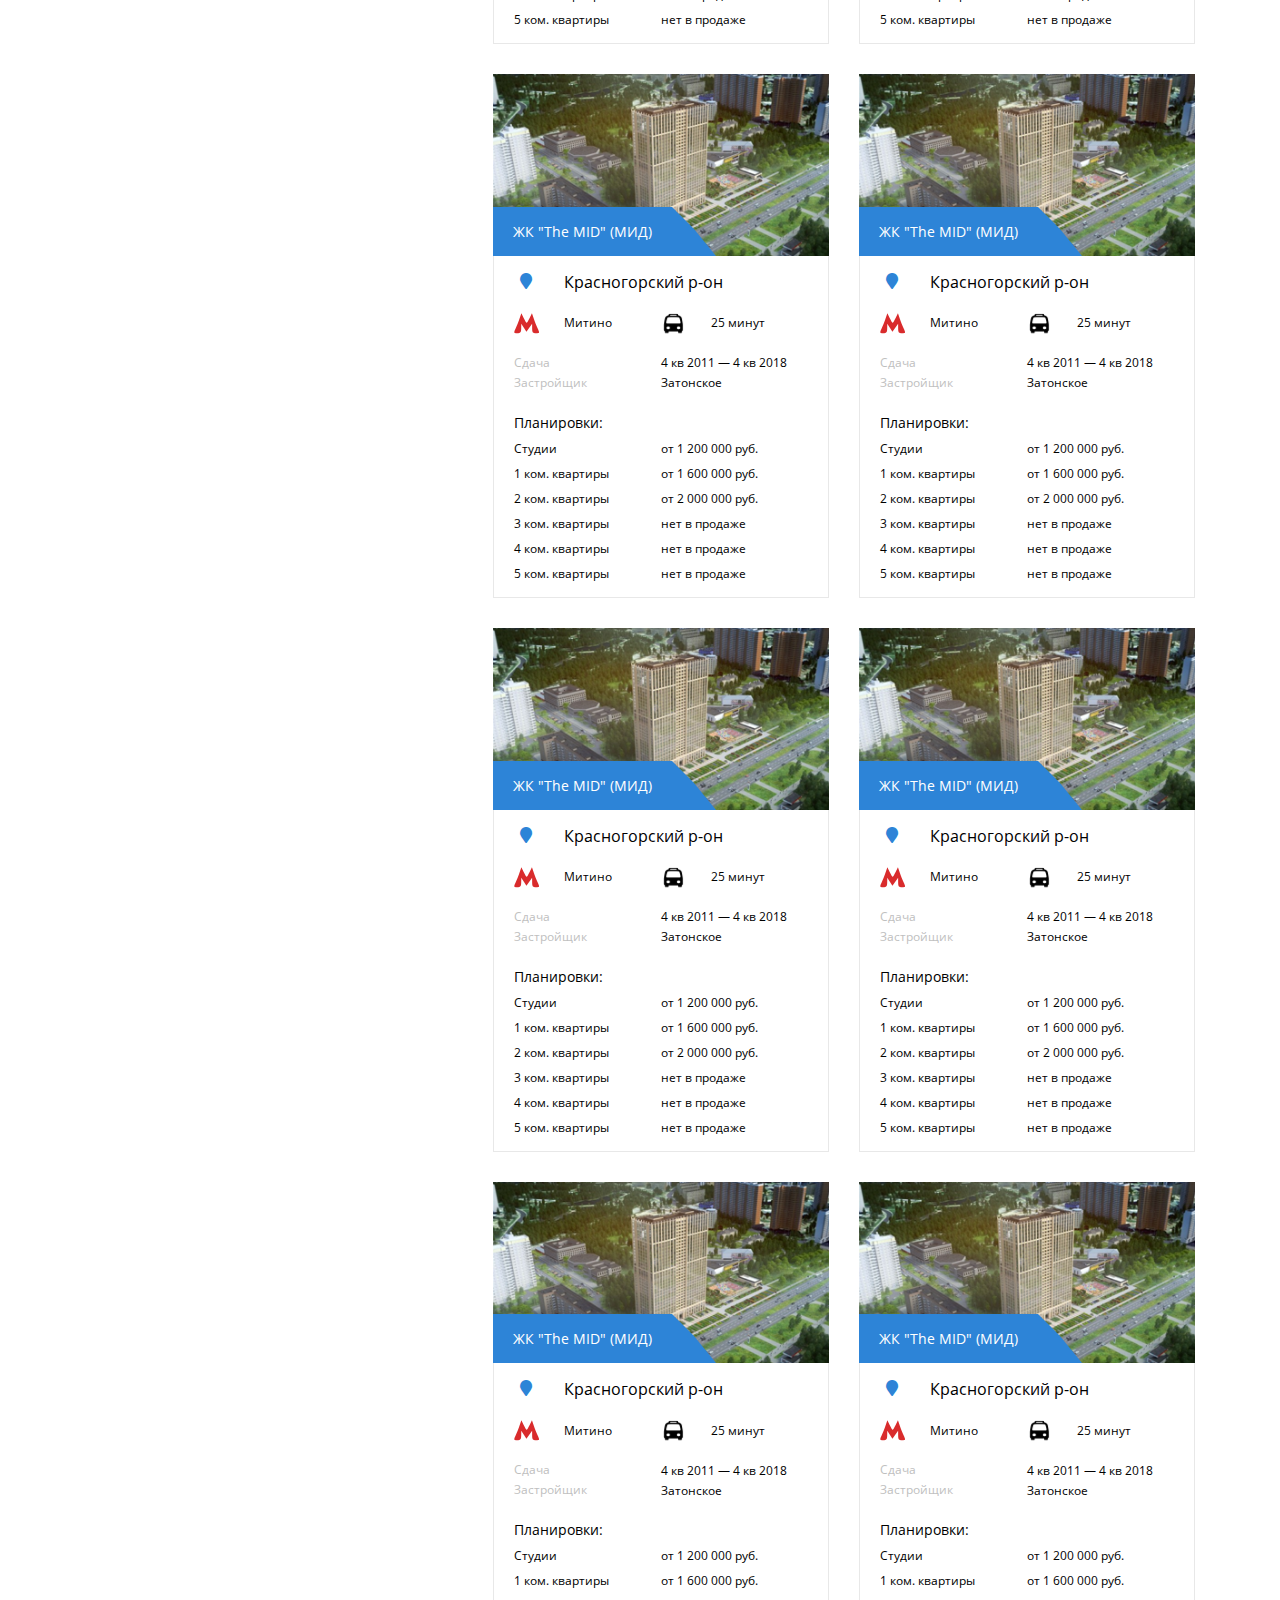
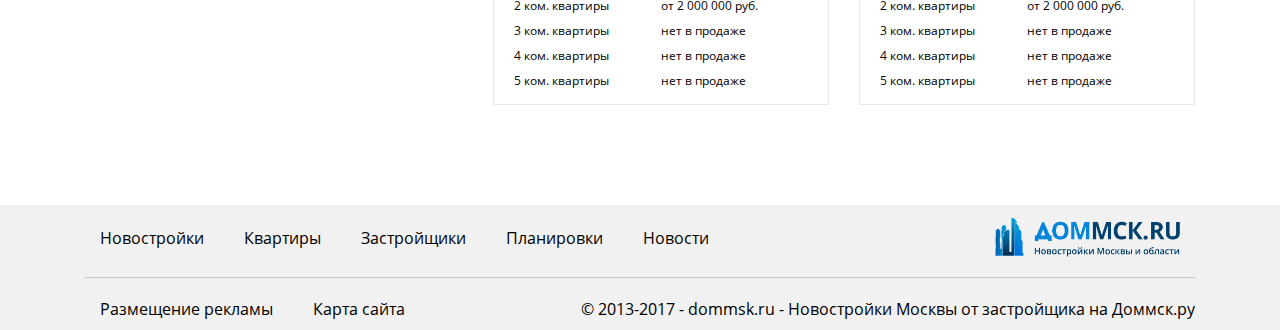
<file: search-results.html>
<!DOCTYPE html><html class="page-index" lang="ru"><head><meta charset="utf-8"><meta http-equiv="X-UA-Compatible" content="IE=edge"><meta name="viewport" content="width=device-width, initial-scale=1, maximum-scale=1.0, user-scalable=no"><title></title><link rel="stylesheet" href="css/main.css?v=1524144586462"></head><body><div class="top-line"><div class="container d-flex justify-content-between align-items-center"><a class="top-line__logo logo animated fadeInLeft animation__step1"><img class="top-line__image" src="../images/title-logo.png"></a><nav class="top-line__menu menu animated fadeInRight animation__step1"><ul class="top-line__list menu__list"><li class="menu__item"><a class="menu__link" href="/">Новостройки</a></li><li class="menu__item"><a class="menu__link" href="/">Квартиры</a></li><li class="menu__item"><a class="menu__link" href="/">Застройщики</a></li><li class="menu__item"><a class="menu__link" href="/">Планировки</a></li><li class="menu__item"><a class="menu__link" href="/">Новости</a></li></ul></nav><div class="top-line__mobile-btn mobile-btn"><span class="mobile-btn__item" id="mobile-btn"></span></div></div><div class="mobile-menu top-line__mobile-menu animated bounceInDown firstLoad" id="mobile-menu"><div class="mobile-menu__border-top"></div><div class="container d-flex justify-content-between align-items-center"><nav class="menu mobile-menu__nav"><ul class="top-line__list menu__list mobile-menu__list"><li class="menu__item"><a class="menu__link" href="/">Новостройки</a></li><li class="menu__item"><a class="menu__link" href="/">Квартиры</a></li><li class="menu__item"><a class="menu__link" href="/">Застройщики</a></li><li class="menu__item"><a class="menu__link" href="/">Планировки</a></li><li class="menu__item"><a class="menu__link" href="/">Новости</a></li></ul></nav></div></div></div><header class="main-head"><div class="container main-head__content"><form class="search-form" id="header-form"><div class="search-form__group search-form__group--sm-order1"><span class="search-form__text">Количество комнат:</span><ul class="search-form__radio-group search-form__list"><li class="search-form__radio-item" data-index="0">студ.</li><li class="search-form__radio-item" data-index="1">1</li><li class="search-form__radio-item" data-index="2">2</li><li class="search-form__radio-item" data-index="3">3</li><li class="search-form__radio-item" data-index="4">4</li><li class="search-form__radio-item" data-index="5">5+</li></ul></div><div class="search-form__group search-form__group--sm-order2"><span class="search-form__text">Цена:</span><label class="search-form__control">до:<input class="search-form__input search-form__price" type="text" value="1 350 000 руб."></label></div><div class="search-form__group search-form__group--sm-order1"><span class="search-form__text">Срок сдачи: </span><ul class="search-form__radio-group search-form__list"><li class="search-form__radio-item" data-index="0">Сдан</li><li class="search-form__radio-item" data-index="1">2017</li><li class="search-form__radio-item" data-index="2">2018</li><li class="search-form__radio-item" data-index="3">2019</li><li class="search-form__radio-item" data-index="4">2020</li></ul></div><div class="search-form__group search-form__checkboxes search-form__group--sm-order3"><label class="search-form__checkboxes-label"><span class="search-form__checkbox" type="checkbox"></span><span class="search-form__checkbox-text">Ипотека</span></label><label class="search-form__checkboxes-label"><span class="search-form__checkbox" type="checkbox"></span><span class="search-form__checkbox-text">Отделка</span></label><label class="search-form__checkboxes-label"><span class="search-form__checkbox" type="checkbox"></span><span class="search-form__checkbox-text">214 ФЗ</span></label><label class="search-form__checkboxes-label"><span class="search-form__checkbox" type="checkbox"></span><span class="search-form__checkbox-text">Рассрочка</span></label><label class="search-form__checkboxes-label"><span class="search-form__checkbox" type="checkbox"></span><span class="search-form__checkbox-text">У метро</span></label><label class="search-form__checkboxes-label"><span class="search-form__checkbox" type="checkbox"></span><span class="search-form__checkbox-text">Проверка</span></label></div><div class="search-form__group search-form__group--block search-form__group--sm-order3"><input class="search-form__control search-form__area" type="text" placeholder="Введите название новостройки, застройщика, района, метро или локации"></div><div class="search-form__group search-form__group--center search-form__group--sm-order4"><button class="search-form__btn" value="Показать 132 ЖК" type="submit">Показать 132 ЖК</button></div></form></div></header><main class="main-section"><div class="container"><div class="main-section__wrapper"><div class="main-section__aside "><ul class="main-section__sidebar-menu sidebar-menu"><li class="sidebar-menu__item accordion"><div class="sidebar-menu__row accordion__target"><span class="sidebar-menu__icon fas fa-question-circle"></span><span class="sidebar-menu__title">Популярное</span><span class="sidebar-menu__arrow"></span></div><ul class="sidebar-menu__submenu sidebar-submenu accordion__inner"><li class="sidebar-submenu__list-item accordion"><a class="sidebar-submenu__list-header" href="/">Новостройки с акциями-скидками</a></li><li class="sidebar-submenu__list-item accordion"><a class="sidebar-submenu__list-header" href="/">Проверенные новостройки</a></li><li class="sidebar-submenu__list-item accordion"><a class="sidebar-submenu__list-header" href="/">Новостройки с ипотекой</a></li><li class="sidebar-submenu__list-item accordion"><a class="sidebar-submenu__list-header" href="/">Новостройки с рассрочкой</a></li><li class="sidebar-submenu__list-item accordion"><a class="sidebar-submenu__list-header" href="/">Самые дешевые</a></li><li class="sidebar-submenu__list-item accordion"><a class="sidebar-submenu__list-header" href="/">Самые  дорогие</a></li><li class="sidebar-submenu__list-item accordion"><a class="sidebar-submenu__list-header" href="/">Новостройки с отделкой</a></li><li class="sidebar-submenu__list-item accordion"><a class="sidebar-submenu__list-header" href="/">Квартиры у метро</a></li><li class="sidebar-submenu__list-item accordion"><a class="sidebar-submenu__list-header" href="/">Видовые квартиры</a></li></ul></li><li class="sidebar-menu__item accordion"><div class="sidebar-menu__row accordion__target"><span class="sidebar-menu__icon fas fa-ruble-sign"></span><span class="sidebar-menu__title">Стоимость</span><span class="sidebar-menu__arrow"></span></div><ul class="sidebar-menu__submenu sidebar-submenu accordion__inner"><li class="sidebar-submenu__list-item accordion"><a class="sidebar-submenu__list-header" href="/">Квартира за 1 миллион</a></li><li class="sidebar-submenu__list-item accordion"><a class="sidebar-submenu__list-header" href="/">Квартира за 1,5 миллиона</a></li><li class="sidebar-submenu__list-item accordion"><a class="sidebar-submenu__list-header" href="/">Квартира за 2 миллиона</a></li><li class="sidebar-submenu__list-item accordion"><a class="sidebar-submenu__list-header" href="/">Квартира за 2,5 миллиона</a></li><li class="sidebar-submenu__list-item accordion"><a class="sidebar-submenu__list-header" href="/">Квартира за 3 миллиона</a></li><li class="sidebar-submenu__list-item accordion"><a class="sidebar-submenu__list-header" href="/">Квартира за 3,5 миллиона</a></li></ul></li><li class="sidebar-menu__item accordion"><div class="sidebar-menu__row accordion__target"><span class="sidebar-menu__icon fas fa-star"></span><span class="sidebar-menu__title">Класс жилья</span><span class="sidebar-menu__arrow"></span></div><ul class="sidebar-menu__submenu sidebar-submenu accordion__inner"><li class="sidebar-submenu__list-item accordion"><a class="sidebar-submenu__list-header" href="/">Новостройки эконом-класса</a></li><li class="sidebar-submenu__list-item accordion"><a class="sidebar-submenu__list-header" href="/">Новостройки комфорт-класса</a></li><li class="sidebar-submenu__list-item accordion"><a class="sidebar-submenu__list-header" href="/">Новостройки бизнес-класса</a></li><li class="sidebar-submenu__list-item accordion"><a class="sidebar-submenu__list-header" href="/">Элитные новостройки</a></li></ul></li><li class="sidebar-menu__item accordion"><div class="sidebar-menu__row accordion__target"><span class="sidebar-menu__icon fas fa-map-marker"></span><span class="sidebar-menu__title">Местонахождение</span><span class="sidebar-menu__arrow"></span></div><ul class="sidebar-menu__submenu sidebar-submenu accordion__inner"><li class="sidebar-submenu__list-item accordion"><span class="sidebar-submenu__list-header">Москва</span></li><li class="sidebar-submenu__list-item accordion"><div class="sidebar-menu__row sidebar-menu__row--fs accordion__target"><span class="sidebar-submenu__list-link">ВАО</span><span class="sidebar-menu__arrow sidebar-menu__arrow--sub"></span></div><ul class="sidebar-submenu__sub sidebar-sub accordion__inner"><li class="sidebar-sub__list-item"><span>-</span><a class="sidebar-sub__list-link" href="/">Богородское</a></li><li class="sidebar-sub__list-item"><span>-</span><a class="sidebar-sub__list-link" href="/">Измайлово</a></li><li class="sidebar-sub__list-item"><span>-</span><a class="sidebar-sub__list-link" href="/">Косино-Ухтомский</a></li><li class="sidebar-sub__list-item"><span>-</span><a class="sidebar-sub__list-link" href="/">Перово</a></li><li class="sidebar-sub__list-item"><span>-</span><a class="sidebar-sub__list-link" href="/">Преображенское</a></li></ul></li><li class="sidebar-submenu__list-item accordion"><div class="sidebar-menu__row sidebar-menu__row--fs accordion__target"><span class="sidebar-submenu__list-link">ЗАО</span><span class="sidebar-menu__arrow sidebar-menu__arrow--sub"></span></div><ul class="sidebar-submenu__sub sidebar-sub accordion__inner"><li class="sidebar-sub__list-item"><span>-</span><a class="sidebar-sub__list-link" href="/">Богородское</a></li><li class="sidebar-sub__list-item"><span>-</span><a class="sidebar-sub__list-link" href="/">Измайлово</a></li><li class="sidebar-sub__list-item"><span>-</span><a class="sidebar-sub__list-link" href="/">Косино-Ухтомский</a></li><li class="sidebar-sub__list-item"><span>-</span><a class="sidebar-sub__list-link" href="/">Перово</a></li><li class="sidebar-sub__list-item"><span>-</span><a class="sidebar-sub__list-link" href="/">Преображенское</a></li></ul></li><li class="sidebar-submenu__list-item accordion"><div class="sidebar-menu__row sidebar-menu__row--fs accordion__target"><span class="sidebar-submenu__list-link">ЗелАО</span><span class="sidebar-menu__arrow sidebar-menu__arrow--sub"></span></div><ul class="sidebar-submenu__sub sidebar-sub accordion__inner"><li class="sidebar-sub__list-item"><span>-</span><a class="sidebar-sub__list-link" href="/">Богородское</a></li><li class="sidebar-sub__list-item"><span>-</span><a class="sidebar-sub__list-link" href="/">Измайлово</a></li><li class="sidebar-sub__list-item"><span>-</span><a class="sidebar-sub__list-link" href="/">Косино-Ухтомский</a></li><li class="sidebar-sub__list-item"><span>-</span><a class="sidebar-sub__list-link" href="/">Перово</a></li><li class="sidebar-sub__list-item"><span>-</span><a class="sidebar-sub__list-link" href="/">Преображенское</a></li></ul></li><li class="sidebar-submenu__list-item accordion"><span class="sidebar-submenu__list-header">Московская область</span></li><li class="sidebar-submenu__list-item accordion"><div class="sidebar-menu__row sidebar-menu__row--fs accordion__target"><span class="sidebar-submenu__list-link">Балашихинский</span><span class="sidebar-menu__arrow sidebar-menu__arrow--sub"></span></div><ul class="sidebar-submenu__sub sidebar-sub accordion__inner"><li class="sidebar-sub__list-item"><span>-</span><a class="sidebar-sub__list-link" href="/">Богородское</a></li><li class="sidebar-sub__list-item"><span>-</span><a class="sidebar-sub__list-link" href="/">Измайлово</a></li><li class="sidebar-sub__list-item"><span>-</span><a class="sidebar-sub__list-link" href="/">Косино-Ухтомский</a></li><li class="sidebar-sub__list-item"><span>-</span><a class="sidebar-sub__list-link" href="/">Перово</a></li><li class="sidebar-sub__list-item"><span>-</span><a class="sidebar-sub__list-link" href="/">Преображенское</a></li></ul></li></ul></li><li class="sidebar-menu__item accordion"><div class="sidebar-menu__row accordion__target"><span class="sidebar-menu__icon far fa-calendar-check"></span><span class="sidebar-menu__title">Дата сдачи</span><span class="sidebar-menu__arrow"></span></div><ul class="sidebar-menu__submenu sidebar-submenu accordion__inner"><li class="sidebar-submenu__list-item accordion"><a class="sidebar-submenu__list-header" href="/">1 квартал 2018</a></li><li class="sidebar-submenu__list-item accordion"><a class="sidebar-submenu__list-header" href="/">2 квартал 2018</a></li><li class="sidebar-submenu__list-item accordion"><a class="sidebar-submenu__list-header" href="/">3 квартал 2018</a></li><li class="sidebar-submenu__list-item accordion"><a class="sidebar-submenu__list-header" href="/">4 квартал 2018</a></li></ul></li></ul><div class="sidebar-menu__widget widget"><h4 class="widget__title">Ваши возможности</h4><form class="widget__form" id="options"><label class="widget__wrapp">Сколько у Вас денег сейчас?</label><div class="widget__form-group"><input class="widget__control" type="range" min="0" max="20000000" step="100000" value="10000000"><span class="widget__text" data-postfix=" р.">0 р.</span></div><label class="widget__wrapp">Сколько готовы платить в месяц?</label><div class="widget__form-group"><input class="widget__control" type="range" min="10000" max="1000000" step="10000" value="500000"><span class="widget__text" data-postfix=" р.">0 р.</span></div><label class="widget__wrapp">Сколько лет Вы готовы платить?</label><div class="widget__form-group"><input class="widget__control" type="range" min="5" max="30" value="15"><span class="widget__text" data-postfix=" лет">0 лет</span></div><div class="widget__result"><span>Можете расчитывать на</span><span data-type="result">3 000 000 руб.</span><span>Найдено <b>236</b> новостроек по такой цене</span></div><button class="widget__btn" type="submit">Посмотреть</button></form></div><div class="sidebar-menu__widget widget"><h4 class="widget__title">Ипотечный калькулятор</h4><form class="widget__form" id="calculator"><label class="widget__wrapp">Стоимость квартиры, рублей</label><div class="widget__form-group"><input class="widget__control" type="text" placeholder="2 500 000" data-type="price"></div><label class="widget__wrapp">Первоначальный взнос, рублей</label><div class="widget__form-group"><input class="widget__control" type="text" placeholder="1 500 000" data-type="installment"></div><label class="widget__wrapp">Срок ипотеки, лет</label><div class="widget__form-group"><input class="widget__control" type="text" placeholder="15" data-type="term"></div><label class="widget__wrapp">Процентная ставка, %</label><div class="widget__form-group"><input class="widget__control" type="text" placeholder="16.5" data-type="procent"></div><button class="widget__btn" type="submit">Посмотреть</button></form></div></div><div class="main-section__content"><h2 class="base-title base-title--type2 base-title--black main-section__title main-section__title--with-bb">Результаты поиска</h2><div class="content__map"><div class="content__posts"><div class="content__post-card"><a class="post-card post-card__wrapper" href="/"><div class="post-card__poster "><img class="post-card__img" src="../../images/card-1.png"><span class="post-card__title">ЖК &quot;The MID&quot; (МИД)</span></div><div class="post-card__content"><p class="post-card__location "><span class="fas fa-map-marker post-card__icon post-card__icon--blue"></span><span>Красногорский р-он</span></p><div class="post-card__row"><div class="post-card__row-item"><span class="post-card__icon post-card__icon--red"><svg><use xlink:href="/images/sprites.svg#metro"></use></svg></span><span class="post-card__text">Митино</span></div><div class="post-card__row-item"><span class="post-card__icon post-card__icon--blue"><svg><use xlink:href="/images/sprites.svg#bus"></use></svg></span><span class="post-card__text">25 минут</span></div></div><div class="post-card__row"><div class="post-card__row-item"><span class="post-card__text post-card__text--shadow">Сдача</span></div><div class="post-card__row-item"><span class="post-card__text">4 кв 2011 — 4 кв 2018</span></div></div><div class="post-card__row post-card__row--no-mt"><div class="post-card__row-item"><span class="post-card__text post-card__text--shadow">Застройщик</span></div><div class="post-card__row-item"><span class="post-card__text">Затонское</span></div></div><div class="post-card__row"><span class="post-card__text post-card__text--big">Планировки:</span></div><div class="post-card__row post-card__row--sm-mt"><div class="post-card__row-item"> <span class="post-card__text">Студии</span></div><div class="post-card__row-item"> <span class="post-card__text">от 1 200 000 руб.</span></div></div><div class="post-card__row post-card__row--sm-mt"><div class="post-card__row-item"> <span class="post-card__text">1 ком. квартиры</span></div><div class="post-card__row-item"> <span class="post-card__text">от 1 600 000 руб.</span></div></div><div class="post-card__row post-card__row--sm-mt"><div class="post-card__row-item"> <span class="post-card__text">2 ком. квартиры</span></div><div class="post-card__row-item"> <span class="post-card__text">от 2 000 000 руб.</span></div></div><div class="post-card__row post-card__row--sm-mt"><div class="post-card__row-item"> <span class="post-card__text">3 ком. квартиры</span></div><div class="post-card__row-item"> <span class="post-card__text">нет в продаже</span></div></div><div class="post-card__row post-card__row--sm-mt"><div class="post-card__row-item"> <span class="post-card__text">4 ком. квартиры</span></div><div class="post-card__row-item"> <span class="post-card__text">нет в продаже</span></div></div><div class="post-card__row post-card__row--sm-mt"><div class="post-card__row-item"> <span class="post-card__text">5 ком. квартиры</span></div><div class="post-card__row-item"> <span class="post-card__text">нет в продаже</span></div></div></div></a><a class="post-card post-card__wrapper" href="/"><div class="post-card__poster "><img class="post-card__img" src="../../images/card-1.png"><span class="post-card__title">ЖК &quot;The MID&quot; (МИД)</span></div><div class="post-card__content"><p class="post-card__location "><span class="fas fa-map-marker post-card__icon post-card__icon--blue"></span><span>Красногорский р-он</span></p><div class="post-card__row"><div class="post-card__row-item"><span class="post-card__icon post-card__icon--red"><svg><use xlink:href="/images/sprites.svg#metro"></use></svg></span><span class="post-card__text">Митино</span></div><div class="post-card__row-item"><span class="post-card__icon post-card__icon--blue"><svg><use xlink:href="/images/sprites.svg#bus"></use></svg></span><span class="post-card__text">25 минут</span></div></div><div class="post-card__row"><div class="post-card__row-item"><span class="post-card__text post-card__text--shadow">Сдача</span></div><div class="post-card__row-item"><span class="post-card__text">4 кв 2011 — 4 кв 2018</span></div></div><div class="post-card__row post-card__row--no-mt"><div class="post-card__row-item"><span class="post-card__text post-card__text--shadow">Застройщик</span></div><div class="post-card__row-item"><span class="post-card__text">Затонское</span></div></div><div class="post-card__row"><span class="post-card__text post-card__text--big">Планировки:</span></div><div class="post-card__row post-card__row--sm-mt"><div class="post-card__row-item"> <span class="post-card__text">Студии</span></div><div class="post-card__row-item"> <span class="post-card__text">от 1 200 000 руб.</span></div></div><div class="post-card__row post-card__row--sm-mt"><div class="post-card__row-item"> <span class="post-card__text">1 ком. квартиры</span></div><div class="post-card__row-item"> <span class="post-card__text">от 1 600 000 руб.</span></div></div><div class="post-card__row post-card__row--sm-mt"><div class="post-card__row-item"> <span class="post-card__text">2 ком. квартиры</span></div><div class="post-card__row-item"> <span class="post-card__text">от 2 000 000 руб.</span></div></div><div class="post-card__row post-card__row--sm-mt"><div class="post-card__row-item"> <span class="post-card__text">3 ком. квартиры</span></div><div class="post-card__row-item"> <span class="post-card__text">нет в продаже</span></div></div><div class="post-card__row post-card__row--sm-mt"><div class="post-card__row-item"> <span class="post-card__text">4 ком. квартиры</span></div><div class="post-card__row-item"> <span class="post-card__text">нет в продаже</span></div></div><div class="post-card__row post-card__row--sm-mt"><div class="post-card__row-item"> <span class="post-card__text">5 ком. квартиры</span></div><div class="post-card__row-item"> <span class="post-card__text">нет в продаже</span></div></div></div></a><a class="post-card post-card__wrapper" href="/"><div class="post-card__poster "><img class="post-card__img" src="../../images/card-1.png"><span class="post-card__title">ЖК &quot;The MID&quot; (МИД)</span></div><div class="post-card__content"><p class="post-card__location "><span class="fas fa-map-marker post-card__icon post-card__icon--blue"></span><span>Красногорский р-он</span></p><div class="post-card__row"><div class="post-card__row-item"><span class="post-card__icon post-card__icon--red"><svg><use xlink:href="/images/sprites.svg#metro"></use></svg></span><span class="post-card__text">Митино</span></div><div class="post-card__row-item"><span class="post-card__icon post-card__icon--blue"><svg><use xlink:href="/images/sprites.svg#bus"></use></svg></span><span class="post-card__text">25 минут</span></div></div><div class="post-card__row"><div class="post-card__row-item"><span class="post-card__text post-card__text--shadow">Сдача</span></div><div class="post-card__row-item"><span class="post-card__text">4 кв 2011 — 4 кв 2018</span></div></div><div class="post-card__row post-card__row--no-mt"><div class="post-card__row-item"><span class="post-card__text post-card__text--shadow">Застройщик</span></div><div class="post-card__row-item"><span class="post-card__text">Затонское</span></div></div><div class="post-card__row"><span class="post-card__text post-card__text--big">Планировки:</span></div><div class="post-card__row post-card__row--sm-mt"><div class="post-card__row-item"> <span class="post-card__text">Студии</span></div><div class="post-card__row-item"> <span class="post-card__text">от 1 200 000 руб.</span></div></div><div class="post-card__row post-card__row--sm-mt"><div class="post-card__row-item"> <span class="post-card__text">1 ком. квартиры</span></div><div class="post-card__row-item"> <span class="post-card__text">от 1 600 000 руб.</span></div></div><div class="post-card__row post-card__row--sm-mt"><div class="post-card__row-item"> <span class="post-card__text">2 ком. квартиры</span></div><div class="post-card__row-item"> <span class="post-card__text">от 2 000 000 руб.</span></div></div><div class="post-card__row post-card__row--sm-mt"><div class="post-card__row-item"> <span class="post-card__text">3 ком. квартиры</span></div><div class="post-card__row-item"> <span class="post-card__text">нет в продаже</span></div></div><div class="post-card__row post-card__row--sm-mt"><div class="post-card__row-item"> <span class="post-card__text">4 ком. квартиры</span></div><div class="post-card__row-item"> <span class="post-card__text">нет в продаже</span></div></div><div class="post-card__row post-card__row--sm-mt"><div class="post-card__row-item"> <span class="post-card__text">5 ком. квартиры</span></div><div class="post-card__row-item"> <span class="post-card__text">нет в продаже</span></div></div></div></a><a class="post-card post-card__wrapper" href="/"><div class="post-card__poster "><img class="post-card__img" src="../../images/card-1.png"><span class="post-card__title">ЖК &quot;The MID&quot; (МИД)</span></div><div class="post-card__content"><p class="post-card__location "><span class="fas fa-map-marker post-card__icon post-card__icon--blue"></span><span>Красногорский р-он</span></p><div class="post-card__row"><div class="post-card__row-item"><span class="post-card__icon post-card__icon--red"><svg><use xlink:href="/images/sprites.svg#metro"></use></svg></span><span class="post-card__text">Митино</span></div><div class="post-card__row-item"><span class="post-card__icon post-card__icon--blue"><svg><use xlink:href="/images/sprites.svg#bus"></use></svg></span><span class="post-card__text">25 минут</span></div></div><div class="post-card__row"><div class="post-card__row-item"><span class="post-card__text post-card__text--shadow">Сдача</span></div><div class="post-card__row-item"><span class="post-card__text">4 кв 2011 — 4 кв 2018</span></div></div><div class="post-card__row post-card__row--no-mt"><div class="post-card__row-item"><span class="post-card__text post-card__text--shadow">Застройщик</span></div><div class="post-card__row-item"><span class="post-card__text">Затонское</span></div></div><div class="post-card__row"><span class="post-card__text post-card__text--big">Планировки:</span></div><div class="post-card__row post-card__row--sm-mt"><div class="post-card__row-item"> <span class="post-card__text">Студии</span></div><div class="post-card__row-item"> <span class="post-card__text">от 1 200 000 руб.</span></div></div><div class="post-card__row post-card__row--sm-mt"><div class="post-card__row-item"> <span class="post-card__text">1 ком. квартиры</span></div><div class="post-card__row-item"> <span class="post-card__text">от 1 600 000 руб.</span></div></div><div class="post-card__row post-card__row--sm-mt"><div class="post-card__row-item"> <span class="post-card__text">2 ком. квартиры</span></div><div class="post-card__row-item"> <span class="post-card__text">от 2 000 000 руб.</span></div></div><div class="post-card__row post-card__row--sm-mt"><div class="post-card__row-item"> <span class="post-card__text">3 ком. квартиры</span></div><div class="post-card__row-item"> <span class="post-card__text">нет в продаже</span></div></div><div class="post-card__row post-card__row--sm-mt"><div class="post-card__row-item"> <span class="post-card__text">4 ком. квартиры</span></div><div class="post-card__row-item"> <span class="post-card__text">нет в продаже</span></div></div><div class="post-card__row post-card__row--sm-mt"><div class="post-card__row-item"> <span class="post-card__text">5 ком. квартиры</span></div><div class="post-card__row-item"> <span class="post-card__text">нет в продаже</span></div></div></div></a><a class="post-card post-card__wrapper" href="/"><div class="post-card__poster "><img class="post-card__img" src="../../images/card-1.png"><span class="post-card__title">ЖК &quot;The MID&quot; (МИД)</span></div><div class="post-card__content"><p class="post-card__location "><span class="fas fa-map-marker post-card__icon post-card__icon--blue"></span><span>Красногорский р-он</span></p><div class="post-card__row"><div class="post-card__row-item"><span class="post-card__icon post-card__icon--red"><svg><use xlink:href="/images/sprites.svg#metro"></use></svg></span><span class="post-card__text">Митино</span></div><div class="post-card__row-item"><span class="post-card__icon post-card__icon--blue"><svg><use xlink:href="/images/sprites.svg#bus"></use></svg></span><span class="post-card__text">25 минут</span></div></div><div class="post-card__row"><div class="post-card__row-item"><span class="post-card__text post-card__text--shadow">Сдача</span></div><div class="post-card__row-item"><span class="post-card__text">4 кв 2011 — 4 кв 2018</span></div></div><div class="post-card__row post-card__row--no-mt"><div class="post-card__row-item"><span class="post-card__text post-card__text--shadow">Застройщик</span></div><div class="post-card__row-item"><span class="post-card__text">Затонское</span></div></div><div class="post-card__row"><span class="post-card__text post-card__text--big">Планировки:</span></div><div class="post-card__row post-card__row--sm-mt"><div class="post-card__row-item"> <span class="post-card__text">Студии</span></div><div class="post-card__row-item"> <span class="post-card__text">от 1 200 000 руб.</span></div></div><div class="post-card__row post-card__row--sm-mt"><div class="post-card__row-item"> <span class="post-card__text">1 ком. квартиры</span></div><div class="post-card__row-item"> <span class="post-card__text">от 1 600 000 руб.</span></div></div><div class="post-card__row post-card__row--sm-mt"><div class="post-card__row-item"> <span class="post-card__text">2 ком. квартиры</span></div><div class="post-card__row-item"> <span class="post-card__text">от 2 000 000 руб.</span></div></div><div class="post-card__row post-card__row--sm-mt"><div class="post-card__row-item"> <span class="post-card__text">3 ком. квартиры</span></div><div class="post-card__row-item"> <span class="post-card__text">нет в продаже</span></div></div><div class="post-card__row post-card__row--sm-mt"><div class="post-card__row-item"> <span class="post-card__text">4 ком. квартиры</span></div><div class="post-card__row-item"> <span class="post-card__text">нет в продаже</span></div></div><div class="post-card__row post-card__row--sm-mt"><div class="post-card__row-item"> <span class="post-card__text">5 ком. квартиры</span></div><div class="post-card__row-item"> <span class="post-card__text">нет в продаже</span></div></div></div></a><a class="post-card post-card__wrapper" href="/"><div class="post-card__poster "><img class="post-card__img" src="../../images/card-1.png"><span class="post-card__title">ЖК &quot;The MID&quot; (МИД)</span></div><div class="post-card__content"><p class="post-card__location "><span class="fas fa-map-marker post-card__icon post-card__icon--blue"></span><span>Красногорский р-он</span></p><div class="post-card__row"><div class="post-card__row-item"><span class="post-card__icon post-card__icon--red"><svg><use xlink:href="/images/sprites.svg#metro"></use></svg></span><span class="post-card__text">Митино</span></div><div class="post-card__row-item"><span class="post-card__icon post-card__icon--blue"><svg><use xlink:href="/images/sprites.svg#bus"></use></svg></span><span class="post-card__text">25 минут</span></div></div><div class="post-card__row"><div class="post-card__row-item"><span class="post-card__text post-card__text--shadow">Сдача</span></div><div class="post-card__row-item"><span class="post-card__text">4 кв 2011 — 4 кв 2018</span></div></div><div class="post-card__row post-card__row--no-mt"><div class="post-card__row-item"><span class="post-card__text post-card__text--shadow">Застройщик</span></div><div class="post-card__row-item"><span class="post-card__text">Затонское</span></div></div><div class="post-card__row"><span class="post-card__text post-card__text--big">Планировки:</span></div><div class="post-card__row post-card__row--sm-mt"><div class="post-card__row-item"> <span class="post-card__text">Студии</span></div><div class="post-card__row-item"> <span class="post-card__text">от 1 200 000 руб.</span></div></div><div class="post-card__row post-card__row--sm-mt"><div class="post-card__row-item"> <span class="post-card__text">1 ком. квартиры</span></div><div class="post-card__row-item"> <span class="post-card__text">от 1 600 000 руб.</span></div></div><div class="post-card__row post-card__row--sm-mt"><div class="post-card__row-item"> <span class="post-card__text">2 ком. квартиры</span></div><div class="post-card__row-item"> <span class="post-card__text">от 2 000 000 руб.</span></div></div><div class="post-card__row post-card__row--sm-mt"><div class="post-card__row-item"> <span class="post-card__text">3 ком. квартиры</span></div><div class="post-card__row-item"> <span class="post-card__text">нет в продаже</span></div></div><div class="post-card__row post-card__row--sm-mt"><div class="post-card__row-item"> <span class="post-card__text">4 ком. квартиры</span></div><div class="post-card__row-item"> <span class="post-card__text">нет в продаже</span></div></div><div class="post-card__row post-card__row--sm-mt"><div class="post-card__row-item"> <span class="post-card__text">5 ком. квартиры</span></div><div class="post-card__row-item"> <span class="post-card__text">нет в продаже</span></div></div></div></a><a class="post-card post-card__wrapper" href="/"><div class="post-card__poster "><img class="post-card__img" src="../../images/card-1.png"><span class="post-card__title">ЖК &quot;The MID&quot; (МИД)</span></div><div class="post-card__content"><p class="post-card__location "><span class="fas fa-map-marker post-card__icon post-card__icon--blue"></span><span>Красногорский р-он</span></p><div class="post-card__row"><div class="post-card__row-item"><span class="post-card__icon post-card__icon--red"><svg><use xlink:href="/images/sprites.svg#metro"></use></svg></span><span class="post-card__text">Митино</span></div><div class="post-card__row-item"><span class="post-card__icon post-card__icon--blue"><svg><use xlink:href="/images/sprites.svg#bus"></use></svg></span><span class="post-card__text">25 минут</span></div></div><div class="post-card__row"><div class="post-card__row-item"><span class="post-card__text post-card__text--shadow">Сдача</span></div><div class="post-card__row-item"><span class="post-card__text">4 кв 2011 — 4 кв 2018</span></div></div><div class="post-card__row post-card__row--no-mt"><div class="post-card__row-item"><span class="post-card__text post-card__text--shadow">Застройщик</span></div><div class="post-card__row-item"><span class="post-card__text">Затонское</span></div></div><div class="post-card__row"><span class="post-card__text post-card__text--big">Планировки:</span></div><div class="post-card__row post-card__row--sm-mt"><div class="post-card__row-item"> <span class="post-card__text">Студии</span></div><div class="post-card__row-item"> <span class="post-card__text">от 1 200 000 руб.</span></div></div><div class="post-card__row post-card__row--sm-mt"><div class="post-card__row-item"> <span class="post-card__text">1 ком. квартиры</span></div><div class="post-card__row-item"> <span class="post-card__text">от 1 600 000 руб.</span></div></div><div class="post-card__row post-card__row--sm-mt"><div class="post-card__row-item"> <span class="post-card__text">2 ком. квартиры</span></div><div class="post-card__row-item"> <span class="post-card__text">от 2 000 000 руб.</span></div></div><div class="post-card__row post-card__row--sm-mt"><div class="post-card__row-item"> <span class="post-card__text">3 ком. квартиры</span></div><div class="post-card__row-item"> <span class="post-card__text">нет в продаже</span></div></div><div class="post-card__row post-card__row--sm-mt"><div class="post-card__row-item"> <span class="post-card__text">4 ком. квартиры</span></div><div class="post-card__row-item"> <span class="post-card__text">нет в продаже</span></div></div><div class="post-card__row post-card__row--sm-mt"><div class="post-card__row-item"> <span class="post-card__text">5 ком. квартиры</span></div><div class="post-card__row-item"> <span class="post-card__text">нет в продаже</span></div></div></div></a><a class="post-card post-card__wrapper" href="/"><div class="post-card__poster "><img class="post-card__img" src="../../images/card-1.png"><span class="post-card__title">ЖК &quot;The MID&quot; (МИД)</span></div><div class="post-card__content"><p class="post-card__location "><span class="fas fa-map-marker post-card__icon post-card__icon--blue"></span><span>Красногорский р-он</span></p><div class="post-card__row"><div class="post-card__row-item"><span class="post-card__icon post-card__icon--red"><svg><use xlink:href="/images/sprites.svg#metro"></use></svg></span><span class="post-card__text">Митино</span></div><div class="post-card__row-item"><span class="post-card__icon post-card__icon--blue"><svg><use xlink:href="/images/sprites.svg#bus"></use></svg></span><span class="post-card__text">25 минут</span></div></div><div class="post-card__row"><div class="post-card__row-item"><span class="post-card__text post-card__text--shadow">Сдача</span></div><div class="post-card__row-item"><span class="post-card__text">4 кв 2011 — 4 кв 2018</span></div></div><div class="post-card__row post-card__row--no-mt"><div class="post-card__row-item"><span class="post-card__text post-card__text--shadow">Застройщик</span></div><div class="post-card__row-item"><span class="post-card__text">Затонское</span></div></div><div class="post-card__row"><span class="post-card__text post-card__text--big">Планировки:</span></div><div class="post-card__row post-card__row--sm-mt"><div class="post-card__row-item"> <span class="post-card__text">Студии</span></div><div class="post-card__row-item"> <span class="post-card__text">от 1 200 000 руб.</span></div></div><div class="post-card__row post-card__row--sm-mt"><div class="post-card__row-item"> <span class="post-card__text">1 ком. квартиры</span></div><div class="post-card__row-item"> <span class="post-card__text">от 1 600 000 руб.</span></div></div><div class="post-card__row post-card__row--sm-mt"><div class="post-card__row-item"> <span class="post-card__text">2 ком. квартиры</span></div><div class="post-card__row-item"> <span class="post-card__text">от 2 000 000 руб.</span></div></div><div class="post-card__row post-card__row--sm-mt"><div class="post-card__row-item"> <span class="post-card__text">3 ком. квартиры</span></div><div class="post-card__row-item"> <span class="post-card__text">нет в продаже</span></div></div><div class="post-card__row post-card__row--sm-mt"><div class="post-card__row-item"> <span class="post-card__text">4 ком. квартиры</span></div><div class="post-card__row-item"> <span class="post-card__text">нет в продаже</span></div></div><div class="post-card__row post-card__row--sm-mt"><div class="post-card__row-item"> <span class="post-card__text">5 ком. квартиры</span></div><div class="post-card__row-item"> <span class="post-card__text">нет в продаже</span></div></div></div></a><div class="content__adversting">Место для рекламы</div><a class="post-card post-card__wrapper" href="/"><div class="post-card__poster "><img class="post-card__img" src="../../images/card-1.png"><span class="post-card__title">ЖК &quot;The MID&quot; (МИД)</span></div><div class="post-card__content"><p class="post-card__location "><span class="fas fa-map-marker post-card__icon post-card__icon--blue"></span><span>Красногорский р-он</span></p><div class="post-card__row"><div class="post-card__row-item"><span class="post-card__icon post-card__icon--red"><svg><use xlink:href="/images/sprites.svg#metro"></use></svg></span><span class="post-card__text">Митино</span></div><div class="post-card__row-item"><span class="post-card__icon post-card__icon--blue"><svg><use xlink:href="/images/sprites.svg#bus"></use></svg></span><span class="post-card__text">25 минут</span></div></div><div class="post-card__row"><div class="post-card__row-item"><span class="post-card__text post-card__text--shadow">Сдача</span></div><div class="post-card__row-item"><span class="post-card__text">4 кв 2011 — 4 кв 2018</span></div></div><div class="post-card__row post-card__row--no-mt"><div class="post-card__row-item"><span class="post-card__text post-card__text--shadow">Застройщик</span></div><div class="post-card__row-item"><span class="post-card__text">Затонское</span></div></div><div class="post-card__row"><span class="post-card__text post-card__text--big">Планировки:</span></div><div class="post-card__row post-card__row--sm-mt"><div class="post-card__row-item"> <span class="post-card__text">Студии</span></div><div class="post-card__row-item"> <span class="post-card__text">от 1 200 000 руб.</span></div></div><div class="post-card__row post-card__row--sm-mt"><div class="post-card__row-item"> <span class="post-card__text">1 ком. квартиры</span></div><div class="post-card__row-item"> <span class="post-card__text">от 1 600 000 руб.</span></div></div><div class="post-card__row post-card__row--sm-mt"><div class="post-card__row-item"> <span class="post-card__text">2 ком. квартиры</span></div><div class="post-card__row-item"> <span class="post-card__text">от 2 000 000 руб.</span></div></div><div class="post-card__row post-card__row--sm-mt"><div class="post-card__row-item"> <span class="post-card__text">3 ком. квартиры</span></div><div class="post-card__row-item"> <span class="post-card__text">нет в продаже</span></div></div><div class="post-card__row post-card__row--sm-mt"><div class="post-card__row-item"> <span class="post-card__text">4 ком. квартиры</span></div><div class="post-card__row-item"> <span class="post-card__text">нет в продаже</span></div></div><div class="post-card__row post-card__row--sm-mt"><div class="post-card__row-item"> <span class="post-card__text">5 ком. квартиры</span></div><div class="post-card__row-item"> <span class="post-card__text">нет в продаже</span></div></div></div></a><a class="post-card post-card__wrapper" href="/"><div class="post-card__poster "><img class="post-card__img" src="../../images/card-1.png"><span class="post-card__title">ЖК &quot;The MID&quot; (МИД)</span></div><div class="post-card__content"><p class="post-card__location "><span class="fas fa-map-marker post-card__icon post-card__icon--blue"></span><span>Красногорский р-он</span></p><div class="post-card__row"><div class="post-card__row-item"><span class="post-card__icon post-card__icon--red"><svg><use xlink:href="/images/sprites.svg#metro"></use></svg></span><span class="post-card__text">Митино</span></div><div class="post-card__row-item"><span class="post-card__icon post-card__icon--blue"><svg><use xlink:href="/images/sprites.svg#bus"></use></svg></span><span class="post-card__text">25 минут</span></div></div><div class="post-card__row"><div class="post-card__row-item"><span class="post-card__text post-card__text--shadow">Сдача</span></div><div class="post-card__row-item"><span class="post-card__text">4 кв 2011 — 4 кв 2018</span></div></div><div class="post-card__row post-card__row--no-mt"><div class="post-card__row-item"><span class="post-card__text post-card__text--shadow">Застройщик</span></div><div class="post-card__row-item"><span class="post-card__text">Затонское</span></div></div><div class="post-card__row"><span class="post-card__text post-card__text--big">Планировки:</span></div><div class="post-card__row post-card__row--sm-mt"><div class="post-card__row-item"> <span class="post-card__text">Студии</span></div><div class="post-card__row-item"> <span class="post-card__text">от 1 200 000 руб.</span></div></div><div class="post-card__row post-card__row--sm-mt"><div class="post-card__row-item"> <span class="post-card__text">1 ком. квартиры</span></div><div class="post-card__row-item"> <span class="post-card__text">от 1 600 000 руб.</span></div></div><div class="post-card__row post-card__row--sm-mt"><div class="post-card__row-item"> <span class="post-card__text">2 ком. квартиры</span></div><div class="post-card__row-item"> <span class="post-card__text">от 2 000 000 руб.</span></div></div><div class="post-card__row post-card__row--sm-mt"><div class="post-card__row-item"> <span class="post-card__text">3 ком. квартиры</span></div><div class="post-card__row-item"> <span class="post-card__text">нет в продаже</span></div></div><div class="post-card__row post-card__row--sm-mt"><div class="post-card__row-item"> <span class="post-card__text">4 ком. квартиры</span></div><div class="post-card__row-item"> <span class="post-card__text">нет в продаже</span></div></div><div class="post-card__row post-card__row--sm-mt"><div class="post-card__row-item"> <span class="post-card__text">5 ком. квартиры</span></div><div class="post-card__row-item"> <span class="post-card__text">нет в продаже</span></div></div></div></a><a class="post-card post-card__wrapper" href="/"><div class="post-card__poster "><img class="post-card__img" src="../../images/card-1.png"><span class="post-card__title">ЖК &quot;The MID&quot; (МИД)</span></div><div class="post-card__content"><p class="post-card__location "><span class="fas fa-map-marker post-card__icon post-card__icon--blue"></span><span>Красногорский р-он</span></p><div class="post-card__row"><div class="post-card__row-item"><span class="post-card__icon post-card__icon--red"><svg><use xlink:href="/images/sprites.svg#metro"></use></svg></span><span class="post-card__text">Митино</span></div><div class="post-card__row-item"><span class="post-card__icon post-card__icon--blue"><svg><use xlink:href="/images/sprites.svg#bus"></use></svg></span><span class="post-card__text">25 минут</span></div></div><div class="post-card__row"><div class="post-card__row-item"><span class="post-card__text post-card__text--shadow">Сдача</span></div><div class="post-card__row-item"><span class="post-card__text">4 кв 2011 — 4 кв 2018</span></div></div><div class="post-card__row post-card__row--no-mt"><div class="post-card__row-item"><span class="post-card__text post-card__text--shadow">Застройщик</span></div><div class="post-card__row-item"><span class="post-card__text">Затонское</span></div></div><div class="post-card__row"><span class="post-card__text post-card__text--big">Планировки:</span></div><div class="post-card__row post-card__row--sm-mt"><div class="post-card__row-item"> <span class="post-card__text">Студии</span></div><div class="post-card__row-item"> <span class="post-card__text">от 1 200 000 руб.</span></div></div><div class="post-card__row post-card__row--sm-mt"><div class="post-card__row-item"> <span class="post-card__text">1 ком. квартиры</span></div><div class="post-card__row-item"> <span class="post-card__text">от 1 600 000 руб.</span></div></div><div class="post-card__row post-card__row--sm-mt"><div class="post-card__row-item"> <span class="post-card__text">2 ком. квартиры</span></div><div class="post-card__row-item"> <span class="post-card__text">от 2 000 000 руб.</span></div></div><div class="post-card__row post-card__row--sm-mt"><div class="post-card__row-item"> <span class="post-card__text">3 ком. квартиры</span></div><div class="post-card__row-item"> <span class="post-card__text">нет в продаже</span></div></div><div class="post-card__row post-card__row--sm-mt"><div class="post-card__row-item"> <span class="post-card__text">4 ком. квартиры</span></div><div class="post-card__row-item"> <span class="post-card__text">нет в продаже</span></div></div><div class="post-card__row post-card__row--sm-mt"><div class="post-card__row-item"> <span class="post-card__text">5 ком. квартиры</span></div><div class="post-card__row-item"> <span class="post-card__text">нет в продаже</span></div></div></div></a><a class="post-card post-card__wrapper" href="/"><div class="post-card__poster "><img class="post-card__img" src="../../images/card-1.png"><span class="post-card__title">ЖК &quot;The MID&quot; (МИД)</span></div><div class="post-card__content"><p class="post-card__location "><span class="fas fa-map-marker post-card__icon post-card__icon--blue"></span><span>Красногорский р-он</span></p><div class="post-card__row"><div class="post-card__row-item"><span class="post-card__icon post-card__icon--red"><svg><use xlink:href="/images/sprites.svg#metro"></use></svg></span><span class="post-card__text">Митино</span></div><div class="post-card__row-item"><span class="post-card__icon post-card__icon--blue"><svg><use xlink:href="/images/sprites.svg#bus"></use></svg></span><span class="post-card__text">25 минут</span></div></div><div class="post-card__row"><div class="post-card__row-item"><span class="post-card__text post-card__text--shadow">Сдача</span></div><div class="post-card__row-item"><span class="post-card__text">4 кв 2011 — 4 кв 2018</span></div></div><div class="post-card__row post-card__row--no-mt"><div class="post-card__row-item"><span class="post-card__text post-card__text--shadow">Застройщик</span></div><div class="post-card__row-item"><span class="post-card__text">Затонское</span></div></div><div class="post-card__row"><span class="post-card__text post-card__text--big">Планировки:</span></div><div class="post-card__row post-card__row--sm-mt"><div class="post-card__row-item"> <span class="post-card__text">Студии</span></div><div class="post-card__row-item"> <span class="post-card__text">от 1 200 000 руб.</span></div></div><div class="post-card__row post-card__row--sm-mt"><div class="post-card__row-item"> <span class="post-card__text">1 ком. квартиры</span></div><div class="post-card__row-item"> <span class="post-card__text">от 1 600 000 руб.</span></div></div><div class="post-card__row post-card__row--sm-mt"><div class="post-card__row-item"> <span class="post-card__text">2 ком. квартиры</span></div><div class="post-card__row-item"> <span class="post-card__text">от 2 000 000 руб.</span></div></div><div class="post-card__row post-card__row--sm-mt"><div class="post-card__row-item"> <span class="post-card__text">3 ком. квартиры</span></div><div class="post-card__row-item"> <span class="post-card__text">нет в продаже</span></div></div><div class="post-card__row post-card__row--sm-mt"><div class="post-card__row-item"> <span class="post-card__text">4 ком. квартиры</span></div><div class="post-card__row-item"> <span class="post-card__text">нет в продаже</span></div></div><div class="post-card__row post-card__row--sm-mt"><div class="post-card__row-item"> <span class="post-card__text">5 ком. квартиры</span></div><div class="post-card__row-item"> <span class="post-card__text">нет в продаже</span></div></div></div></a><a class="post-card post-card__wrapper" href="/"><div class="post-card__poster "><img class="post-card__img" src="../../images/card-1.png"><span class="post-card__title">ЖК &quot;The MID&quot; (МИД)</span></div><div class="post-card__content"><p class="post-card__location "><span class="fas fa-map-marker post-card__icon post-card__icon--blue"></span><span>Красногорский р-он</span></p><div class="post-card__row"><div class="post-card__row-item"><span class="post-card__icon post-card__icon--red"><svg><use xlink:href="/images/sprites.svg#metro"></use></svg></span><span class="post-card__text">Митино</span></div><div class="post-card__row-item"><span class="post-card__icon post-card__icon--blue"><svg><use xlink:href="/images/sprites.svg#bus"></use></svg></span><span class="post-card__text">25 минут</span></div></div><div class="post-card__row"><div class="post-card__row-item"><span class="post-card__text post-card__text--shadow">Сдача</span></div><div class="post-card__row-item"><span class="post-card__text">4 кв 2011 — 4 кв 2018</span></div></div><div class="post-card__row post-card__row--no-mt"><div class="post-card__row-item"><span class="post-card__text post-card__text--shadow">Застройщик</span></div><div class="post-card__row-item"><span class="post-card__text">Затонское</span></div></div><div class="post-card__row"><span class="post-card__text post-card__text--big">Планировки:</span></div><div class="post-card__row post-card__row--sm-mt"><div class="post-card__row-item"> <span class="post-card__text">Студии</span></div><div class="post-card__row-item"> <span class="post-card__text">от 1 200 000 руб.</span></div></div><div class="post-card__row post-card__row--sm-mt"><div class="post-card__row-item"> <span class="post-card__text">1 ком. квартиры</span></div><div class="post-card__row-item"> <span class="post-card__text">от 1 600 000 руб.</span></div></div><div class="post-card__row post-card__row--sm-mt"><div class="post-card__row-item"> <span class="post-card__text">2 ком. квартиры</span></div><div class="post-card__row-item"> <span class="post-card__text">от 2 000 000 руб.</span></div></div><div class="post-card__row post-card__row--sm-mt"><div class="post-card__row-item"> <span class="post-card__text">3 ком. квартиры</span></div><div class="post-card__row-item"> <span class="post-card__text">нет в продаже</span></div></div><div class="post-card__row post-card__row--sm-mt"><div class="post-card__row-item"> <span class="post-card__text">4 ком. квартиры</span></div><div class="post-card__row-item"> <span class="post-card__text">нет в продаже</span></div></div><div class="post-card__row post-card__row--sm-mt"><div class="post-card__row-item"> <span class="post-card__text">5 ком. квартиры</span></div><div class="post-card__row-item"> <span class="post-card__text">нет в продаже</span></div></div></div></a><a class="post-card post-card__wrapper" href="/"><div class="post-card__poster "><img class="post-card__img" src="../../images/card-1.png"><span class="post-card__title">ЖК &quot;The MID&quot; (МИД)</span></div><div class="post-card__content"><p class="post-card__location "><span class="fas fa-map-marker post-card__icon post-card__icon--blue"></span><span>Красногорский р-он</span></p><div class="post-card__row"><div class="post-card__row-item"><span class="post-card__icon post-card__icon--red"><svg><use xlink:href="/images/sprites.svg#metro"></use></svg></span><span class="post-card__text">Митино</span></div><div class="post-card__row-item"><span class="post-card__icon post-card__icon--blue"><svg><use xlink:href="/images/sprites.svg#bus"></use></svg></span><span class="post-card__text">25 минут</span></div></div><div class="post-card__row"><div class="post-card__row-item"><span class="post-card__text post-card__text--shadow">Сдача</span></div><div class="post-card__row-item"><span class="post-card__text">4 кв 2011 — 4 кв 2018</span></div></div><div class="post-card__row post-card__row--no-mt"><div class="post-card__row-item"><span class="post-card__text post-card__text--shadow">Застройщик</span></div><div class="post-card__row-item"><span class="post-card__text">Затонское</span></div></div><div class="post-card__row"><span class="post-card__text post-card__text--big">Планировки:</span></div><div class="post-card__row post-card__row--sm-mt"><div class="post-card__row-item"> <span class="post-card__text">Студии</span></div><div class="post-card__row-item"> <span class="post-card__text">от 1 200 000 руб.</span></div></div><div class="post-card__row post-card__row--sm-mt"><div class="post-card__row-item"> <span class="post-card__text">1 ком. квартиры</span></div><div class="post-card__row-item"> <span class="post-card__text">от 1 600 000 руб.</span></div></div><div class="post-card__row post-card__row--sm-mt"><div class="post-card__row-item"> <span class="post-card__text">2 ком. квартиры</span></div><div class="post-card__row-item"> <span class="post-card__text">от 2 000 000 руб.</span></div></div><div class="post-card__row post-card__row--sm-mt"><div class="post-card__row-item"> <span class="post-card__text">3 ком. квартиры</span></div><div class="post-card__row-item"> <span class="post-card__text">нет в продаже</span></div></div><div class="post-card__row post-card__row--sm-mt"><div class="post-card__row-item"> <span class="post-card__text">4 ком. квартиры</span></div><div class="post-card__row-item"> <span class="post-card__text">нет в продаже</span></div></div><div class="post-card__row post-card__row--sm-mt"><div class="post-card__row-item"> <span class="post-card__text">5 ком. квартиры</span></div><div class="post-card__row-item"> <span class="post-card__text">нет в продаже</span></div></div></div></a><a class="post-card post-card__wrapper" href="/"><div class="post-card__poster "><img class="post-card__img" src="../../images/card-1.png"><span class="post-card__title">ЖК &quot;The MID&quot; (МИД)</span></div><div class="post-card__content"><p class="post-card__location "><span class="fas fa-map-marker post-card__icon post-card__icon--blue"></span><span>Красногорский р-он</span></p><div class="post-card__row"><div class="post-card__row-item"><span class="post-card__icon post-card__icon--red"><svg><use xlink:href="/images/sprites.svg#metro"></use></svg></span><span class="post-card__text">Митино</span></div><div class="post-card__row-item"><span class="post-card__icon post-card__icon--blue"><svg><use xlink:href="/images/sprites.svg#bus"></use></svg></span><span class="post-card__text">25 минут</span></div></div><div class="post-card__row"><div class="post-card__row-item"><span class="post-card__text post-card__text--shadow">Сдача</span></div><div class="post-card__row-item"><span class="post-card__text">4 кв 2011 — 4 кв 2018</span></div></div><div class="post-card__row post-card__row--no-mt"><div class="post-card__row-item"><span class="post-card__text post-card__text--shadow">Застройщик</span></div><div class="post-card__row-item"><span class="post-card__text">Затонское</span></div></div><div class="post-card__row"><span class="post-card__text post-card__text--big">Планировки:</span></div><div class="post-card__row post-card__row--sm-mt"><div class="post-card__row-item"> <span class="post-card__text">Студии</span></div><div class="post-card__row-item"> <span class="post-card__text">от 1 200 000 руб.</span></div></div><div class="post-card__row post-card__row--sm-mt"><div class="post-card__row-item"> <span class="post-card__text">1 ком. квартиры</span></div><div class="post-card__row-item"> <span class="post-card__text">от 1 600 000 руб.</span></div></div><div class="post-card__row post-card__row--sm-mt"><div class="post-card__row-item"> <span class="post-card__text">2 ком. квартиры</span></div><div class="post-card__row-item"> <span class="post-card__text">от 2 000 000 руб.</span></div></div><div class="post-card__row post-card__row--sm-mt"><div class="post-card__row-item"> <span class="post-card__text">3 ком. квартиры</span></div><div class="post-card__row-item"> <span class="post-card__text">нет в продаже</span></div></div><div class="post-card__row post-card__row--sm-mt"><div class="post-card__row-item"> <span class="post-card__text">4 ком. квартиры</span></div><div class="post-card__row-item"> <span class="post-card__text">нет в продаже</span></div></div><div class="post-card__row post-card__row--sm-mt"><div class="post-card__row-item"> <span class="post-card__text">5 ком. квартиры</span></div><div class="post-card__row-item"> <span class="post-card__text">нет в продаже</span></div></div></div></a><a class="post-card post-card__wrapper" href="/"><div class="post-card__poster "><img class="post-card__img" src="../../images/card-1.png"><span class="post-card__title">ЖК &quot;The MID&quot; (МИД)</span></div><div class="post-card__content"><p class="post-card__location "><span class="fas fa-map-marker post-card__icon post-card__icon--blue"></span><span>Красногорский р-он</span></p><div class="post-card__row"><div class="post-card__row-item"><span class="post-card__icon post-card__icon--red"><svg><use xlink:href="/images/sprites.svg#metro"></use></svg></span><span class="post-card__text">Митино</span></div><div class="post-card__row-item"><span class="post-card__icon post-card__icon--blue"><svg><use xlink:href="/images/sprites.svg#bus"></use></svg></span><span class="post-card__text">25 минут</span></div></div><div class="post-card__row"><div class="post-card__row-item"><span class="post-card__text post-card__text--shadow">Сдача</span></div><div class="post-card__row-item"><span class="post-card__text">4 кв 2011 — 4 кв 2018</span></div></div><div class="post-card__row post-card__row--no-mt"><div class="post-card__row-item"><span class="post-card__text post-card__text--shadow">Застройщик</span></div><div class="post-card__row-item"><span class="post-card__text">Затонское</span></div></div><div class="post-card__row"><span class="post-card__text post-card__text--big">Планировки:</span></div><div class="post-card__row post-card__row--sm-mt"><div class="post-card__row-item"> <span class="post-card__text">Студии</span></div><div class="post-card__row-item"> <span class="post-card__text">от 1 200 000 руб.</span></div></div><div class="post-card__row post-card__row--sm-mt"><div class="post-card__row-item"> <span class="post-card__text">1 ком. квартиры</span></div><div class="post-card__row-item"> <span class="post-card__text">от 1 600 000 руб.</span></div></div><div class="post-card__row post-card__row--sm-mt"><div class="post-card__row-item"> <span class="post-card__text">2 ком. квартиры</span></div><div class="post-card__row-item"> <span class="post-card__text">от 2 000 000 руб.</span></div></div><div class="post-card__row post-card__row--sm-mt"><div class="post-card__row-item"> <span class="post-card__text">3 ком. квартиры</span></div><div class="post-card__row-item"> <span class="post-card__text">нет в продаже</span></div></div><div class="post-card__row post-card__row--sm-mt"><div class="post-card__row-item"> <span class="post-card__text">4 ком. квартиры</span></div><div class="post-card__row-item"> <span class="post-card__text">нет в продаже</span></div></div><div class="post-card__row post-card__row--sm-mt"><div class="post-card__row-item"> <span class="post-card__text">5 ком. квартиры</span></div><div class="post-card__row-item"> <span class="post-card__text">нет в продаже</span></div></div></div></a></div></div></div></div></div></div></main><footer class="main-foot"><div class="container d-flex justify-content-between align-items-center"><nav class="main-foot__menu menu"><ul class="main-foot__list menu__list"><li class="menu__item"><a class="menu__link" href="/">Новостройки</a></li><li class="menu__item"><a class="menu__link" href="/">Квартиры</a></li><li class="menu__item"><a class="menu__link" href="/">Застройщики</a></li><li class="menu__item"><a class="menu__link" href="/">Планировки</a></li><li class="menu__item"><a class="menu__link" href="/">Новости</a></li></ul></nav><a class="logo main-foot__logo"><img class="top-line__image" src="../images/title-logo.png"></a></div><div class="container"><div class="main-foot__b-line"><ul class="main-foot__list main-foot__list--md-cl"><li class="menu__item"><a class="menu__link" href="/">Размещение рекламы</a></li><li class="menu__item"><a class="menu__link" href="/">Карта сайта</a></li></ul><p class="main-foot__copyright">© 2013-2017 - dommsk.ru - Новостройки Москвы от застройщика на Доммск.ру </p></div></div></footer><script src="js/vendor.js?v=1524144586464"></script><script src="js/main.js?v=1524144586464"></script></body></html>
</file>
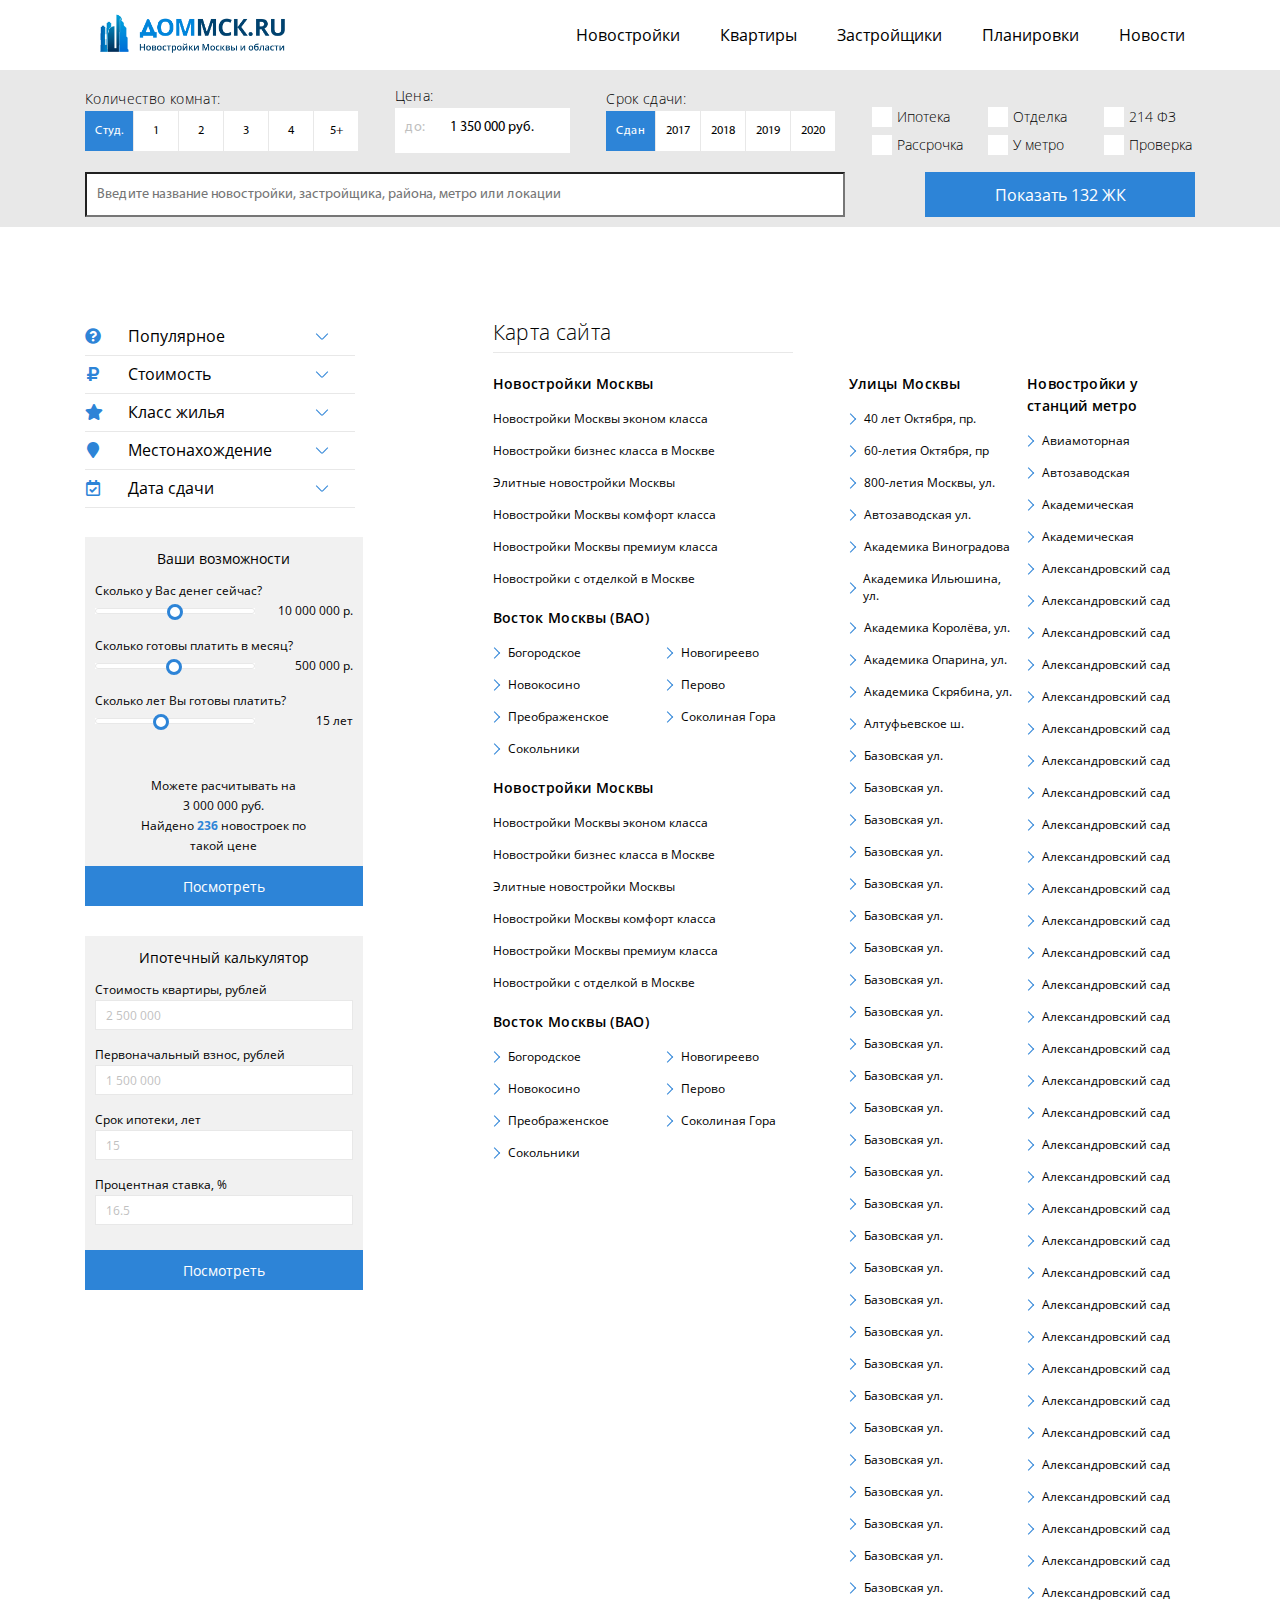
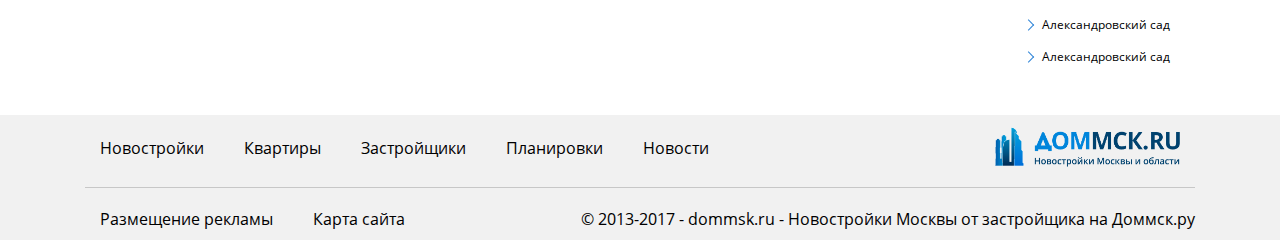
<file: site-map.html>
<!DOCTYPE html><html class="page-index" lang="ru"><head><meta charset="utf-8"><meta http-equiv="X-UA-Compatible" content="IE=edge"><meta name="viewport" content="width=device-width, initial-scale=1, maximum-scale=1.0, user-scalable=no"><title></title><link rel="stylesheet" href="css/main.css?v=1524144586689"></head><body><div class="top-line"><div class="container d-flex justify-content-between align-items-center"><a class="top-line__logo logo animated fadeInLeft animation__step1"><img class="top-line__image" src="../images/title-logo.png"></a><nav class="top-line__menu menu animated fadeInRight animation__step1"><ul class="top-line__list menu__list"><li class="menu__item"><a class="menu__link" href="/">Новостройки</a></li><li class="menu__item"><a class="menu__link" href="/">Квартиры</a></li><li class="menu__item"><a class="menu__link" href="/">Застройщики</a></li><li class="menu__item"><a class="menu__link" href="/">Планировки</a></li><li class="menu__item"><a class="menu__link" href="/">Новости</a></li></ul></nav><div class="top-line__mobile-btn mobile-btn"><span class="mobile-btn__item" id="mobile-btn"></span></div></div><div class="mobile-menu top-line__mobile-menu animated bounceInDown firstLoad" id="mobile-menu"><div class="mobile-menu__border-top"></div><div class="container d-flex justify-content-between align-items-center"><nav class="menu mobile-menu__nav"><ul class="top-line__list menu__list mobile-menu__list"><li class="menu__item"><a class="menu__link" href="/">Новостройки</a></li><li class="menu__item"><a class="menu__link" href="/">Квартиры</a></li><li class="menu__item"><a class="menu__link" href="/">Застройщики</a></li><li class="menu__item"><a class="menu__link" href="/">Планировки</a></li><li class="menu__item"><a class="menu__link" href="/">Новости</a></li></ul></nav></div></div></div><header class="main-head"><div class="container main-head__content"><form class="search-form" id="header-form"><div class="search-form__group search-form__group--sm-order1"><span class="search-form__text">Количество комнат:</span><ul class="search-form__radio-group search-form__list"><li class="search-form__radio-item" data-index="0">студ.</li><li class="search-form__radio-item" data-index="1">1</li><li class="search-form__radio-item" data-index="2">2</li><li class="search-form__radio-item" data-index="3">3</li><li class="search-form__radio-item" data-index="4">4</li><li class="search-form__radio-item" data-index="5">5+</li></ul></div><div class="search-form__group search-form__group--sm-order2"><span class="search-form__text">Цена:</span><label class="search-form__control">до:<input class="search-form__input search-form__price" type="text" value="1 350 000 руб."></label></div><div class="search-form__group search-form__group--sm-order1"><span class="search-form__text">Срок сдачи: </span><ul class="search-form__radio-group search-form__list"><li class="search-form__radio-item" data-index="0">Сдан</li><li class="search-form__radio-item" data-index="1">2017</li><li class="search-form__radio-item" data-index="2">2018</li><li class="search-form__radio-item" data-index="3">2019</li><li class="search-form__radio-item" data-index="4">2020</li></ul></div><div class="search-form__group search-form__checkboxes search-form__group--sm-order3"><label class="search-form__checkboxes-label"><span class="search-form__checkbox" type="checkbox"></span><span class="search-form__checkbox-text">Ипотека</span></label><label class="search-form__checkboxes-label"><span class="search-form__checkbox" type="checkbox"></span><span class="search-form__checkbox-text">Отделка</span></label><label class="search-form__checkboxes-label"><span class="search-form__checkbox" type="checkbox"></span><span class="search-form__checkbox-text">214 ФЗ</span></label><label class="search-form__checkboxes-label"><span class="search-form__checkbox" type="checkbox"></span><span class="search-form__checkbox-text">Рассрочка</span></label><label class="search-form__checkboxes-label"><span class="search-form__checkbox" type="checkbox"></span><span class="search-form__checkbox-text">У метро</span></label><label class="search-form__checkboxes-label"><span class="search-form__checkbox" type="checkbox"></span><span class="search-form__checkbox-text">Проверка</span></label></div><div class="search-form__group search-form__group--block search-form__group--sm-order3"><input class="search-form__control search-form__area" type="text" placeholder="Введите название новостройки, застройщика, района, метро или локации"></div><div class="search-form__group search-form__group--center search-form__group--sm-order4"><button class="search-form__btn" value="Показать 132 ЖК" type="submit">Показать 132 ЖК</button></div></form></div></header><main class="main-section"><div class="container"><div class="main-section__wrapper"><div class="main-section__aside "><ul class="main-section__sidebar-menu sidebar-menu"><li class="sidebar-menu__item accordion"><div class="sidebar-menu__row accordion__target"><span class="sidebar-menu__icon fas fa-question-circle"></span><span class="sidebar-menu__title">Популярное</span><span class="sidebar-menu__arrow"></span></div><ul class="sidebar-menu__submenu sidebar-submenu accordion__inner"><li class="sidebar-submenu__list-item accordion"><a class="sidebar-submenu__list-header" href="/">Новостройки с акциями-скидками</a></li><li class="sidebar-submenu__list-item accordion"><a class="sidebar-submenu__list-header" href="/">Проверенные новостройки</a></li><li class="sidebar-submenu__list-item accordion"><a class="sidebar-submenu__list-header" href="/">Новостройки с ипотекой</a></li><li class="sidebar-submenu__list-item accordion"><a class="sidebar-submenu__list-header" href="/">Новостройки с рассрочкой</a></li><li class="sidebar-submenu__list-item accordion"><a class="sidebar-submenu__list-header" href="/">Самые дешевые</a></li><li class="sidebar-submenu__list-item accordion"><a class="sidebar-submenu__list-header" href="/">Самые  дорогие</a></li><li class="sidebar-submenu__list-item accordion"><a class="sidebar-submenu__list-header" href="/">Новостройки с отделкой</a></li><li class="sidebar-submenu__list-item accordion"><a class="sidebar-submenu__list-header" href="/">Квартиры у метро</a></li><li class="sidebar-submenu__list-item accordion"><a class="sidebar-submenu__list-header" href="/">Видовые квартиры</a></li></ul></li><li class="sidebar-menu__item accordion"><div class="sidebar-menu__row accordion__target"><span class="sidebar-menu__icon fas fa-ruble-sign"></span><span class="sidebar-menu__title">Стоимость</span><span class="sidebar-menu__arrow"></span></div><ul class="sidebar-menu__submenu sidebar-submenu accordion__inner"><li class="sidebar-submenu__list-item accordion"><a class="sidebar-submenu__list-header" href="/">Квартира за 1 миллион</a></li><li class="sidebar-submenu__list-item accordion"><a class="sidebar-submenu__list-header" href="/">Квартира за 1,5 миллиона</a></li><li class="sidebar-submenu__list-item accordion"><a class="sidebar-submenu__list-header" href="/">Квартира за 2 миллиона</a></li><li class="sidebar-submenu__list-item accordion"><a class="sidebar-submenu__list-header" href="/">Квартира за 2,5 миллиона</a></li><li class="sidebar-submenu__list-item accordion"><a class="sidebar-submenu__list-header" href="/">Квартира за 3 миллиона</a></li><li class="sidebar-submenu__list-item accordion"><a class="sidebar-submenu__list-header" href="/">Квартира за 3,5 миллиона</a></li></ul></li><li class="sidebar-menu__item accordion"><div class="sidebar-menu__row accordion__target"><span class="sidebar-menu__icon fas fa-star"></span><span class="sidebar-menu__title">Класс жилья</span><span class="sidebar-menu__arrow"></span></div><ul class="sidebar-menu__submenu sidebar-submenu accordion__inner"><li class="sidebar-submenu__list-item accordion"><a class="sidebar-submenu__list-header" href="/">Новостройки эконом-класса</a></li><li class="sidebar-submenu__list-item accordion"><a class="sidebar-submenu__list-header" href="/">Новостройки комфорт-класса</a></li><li class="sidebar-submenu__list-item accordion"><a class="sidebar-submenu__list-header" href="/">Новостройки бизнес-класса</a></li><li class="sidebar-submenu__list-item accordion"><a class="sidebar-submenu__list-header" href="/">Элитные новостройки</a></li></ul></li><li class="sidebar-menu__item accordion"><div class="sidebar-menu__row accordion__target"><span class="sidebar-menu__icon fas fa-map-marker"></span><span class="sidebar-menu__title">Местонахождение</span><span class="sidebar-menu__arrow"></span></div><ul class="sidebar-menu__submenu sidebar-submenu accordion__inner"><li class="sidebar-submenu__list-item accordion"><span class="sidebar-submenu__list-header">Москва</span></li><li class="sidebar-submenu__list-item accordion"><div class="sidebar-menu__row sidebar-menu__row--fs accordion__target"><span class="sidebar-submenu__list-link">ВАО</span><span class="sidebar-menu__arrow sidebar-menu__arrow--sub"></span></div><ul class="sidebar-submenu__sub sidebar-sub accordion__inner"><li class="sidebar-sub__list-item"><span>-</span><a class="sidebar-sub__list-link" href="/">Богородское</a></li><li class="sidebar-sub__list-item"><span>-</span><a class="sidebar-sub__list-link" href="/">Измайлово</a></li><li class="sidebar-sub__list-item"><span>-</span><a class="sidebar-sub__list-link" href="/">Косино-Ухтомский</a></li><li class="sidebar-sub__list-item"><span>-</span><a class="sidebar-sub__list-link" href="/">Перово</a></li><li class="sidebar-sub__list-item"><span>-</span><a class="sidebar-sub__list-link" href="/">Преображенское</a></li></ul></li><li class="sidebar-submenu__list-item accordion"><div class="sidebar-menu__row sidebar-menu__row--fs accordion__target"><span class="sidebar-submenu__list-link">ЗАО</span><span class="sidebar-menu__arrow sidebar-menu__arrow--sub"></span></div><ul class="sidebar-submenu__sub sidebar-sub accordion__inner"><li class="sidebar-sub__list-item"><span>-</span><a class="sidebar-sub__list-link" href="/">Богородское</a></li><li class="sidebar-sub__list-item"><span>-</span><a class="sidebar-sub__list-link" href="/">Измайлово</a></li><li class="sidebar-sub__list-item"><span>-</span><a class="sidebar-sub__list-link" href="/">Косино-Ухтомский</a></li><li class="sidebar-sub__list-item"><span>-</span><a class="sidebar-sub__list-link" href="/">Перово</a></li><li class="sidebar-sub__list-item"><span>-</span><a class="sidebar-sub__list-link" href="/">Преображенское</a></li></ul></li><li class="sidebar-submenu__list-item accordion"><div class="sidebar-menu__row sidebar-menu__row--fs accordion__target"><span class="sidebar-submenu__list-link">ЗелАО</span><span class="sidebar-menu__arrow sidebar-menu__arrow--sub"></span></div><ul class="sidebar-submenu__sub sidebar-sub accordion__inner"><li class="sidebar-sub__list-item"><span>-</span><a class="sidebar-sub__list-link" href="/">Богородское</a></li><li class="sidebar-sub__list-item"><span>-</span><a class="sidebar-sub__list-link" href="/">Измайлово</a></li><li class="sidebar-sub__list-item"><span>-</span><a class="sidebar-sub__list-link" href="/">Косино-Ухтомский</a></li><li class="sidebar-sub__list-item"><span>-</span><a class="sidebar-sub__list-link" href="/">Перово</a></li><li class="sidebar-sub__list-item"><span>-</span><a class="sidebar-sub__list-link" href="/">Преображенское</a></li></ul></li><li class="sidebar-submenu__list-item accordion"><span class="sidebar-submenu__list-header">Московская область</span></li><li class="sidebar-submenu__list-item accordion"><div class="sidebar-menu__row sidebar-menu__row--fs accordion__target"><span class="sidebar-submenu__list-link">Балашихинский</span><span class="sidebar-menu__arrow sidebar-menu__arrow--sub"></span></div><ul class="sidebar-submenu__sub sidebar-sub accordion__inner"><li class="sidebar-sub__list-item"><span>-</span><a class="sidebar-sub__list-link" href="/">Богородское</a></li><li class="sidebar-sub__list-item"><span>-</span><a class="sidebar-sub__list-link" href="/">Измайлово</a></li><li class="sidebar-sub__list-item"><span>-</span><a class="sidebar-sub__list-link" href="/">Косино-Ухтомский</a></li><li class="sidebar-sub__list-item"><span>-</span><a class="sidebar-sub__list-link" href="/">Перово</a></li><li class="sidebar-sub__list-item"><span>-</span><a class="sidebar-sub__list-link" href="/">Преображенское</a></li></ul></li></ul></li><li class="sidebar-menu__item accordion"><div class="sidebar-menu__row accordion__target"><span class="sidebar-menu__icon far fa-calendar-check"></span><span class="sidebar-menu__title">Дата сдачи</span><span class="sidebar-menu__arrow"></span></div><ul class="sidebar-menu__submenu sidebar-submenu accordion__inner"><li class="sidebar-submenu__list-item accordion"><a class="sidebar-submenu__list-header" href="/">1 квартал 2018</a></li><li class="sidebar-submenu__list-item accordion"><a class="sidebar-submenu__list-header" href="/">2 квартал 2018</a></li><li class="sidebar-submenu__list-item accordion"><a class="sidebar-submenu__list-header" href="/">3 квартал 2018</a></li><li class="sidebar-submenu__list-item accordion"><a class="sidebar-submenu__list-header" href="/">4 квартал 2018</a></li></ul></li></ul><div class="sidebar-menu__widget widget"><h4 class="widget__title">Ваши возможности</h4><form class="widget__form" id="options"><label class="widget__wrapp">Сколько у Вас денег сейчас?</label><div class="widget__form-group"><input class="widget__control" type="range" min="0" max="20000000" step="100000" value="10000000"><span class="widget__text" data-postfix=" р.">0 р.</span></div><label class="widget__wrapp">Сколько готовы платить в месяц?</label><div class="widget__form-group"><input class="widget__control" type="range" min="10000" max="1000000" step="10000" value="500000"><span class="widget__text" data-postfix=" р.">0 р.</span></div><label class="widget__wrapp">Сколько лет Вы готовы платить?</label><div class="widget__form-group"><input class="widget__control" type="range" min="5" max="30" value="15"><span class="widget__text" data-postfix=" лет">0 лет</span></div><div class="widget__result"><span>Можете расчитывать на</span><span data-type="result">3 000 000 руб.</span><span>Найдено <b>236</b> новостроек по такой цене</span></div><button class="widget__btn" type="submit">Посмотреть</button></form></div><div class="sidebar-menu__widget widget"><h4 class="widget__title">Ипотечный калькулятор</h4><form class="widget__form" id="calculator"><label class="widget__wrapp">Стоимость квартиры, рублей</label><div class="widget__form-group"><input class="widget__control" type="text" placeholder="2 500 000" data-type="price"></div><label class="widget__wrapp">Первоначальный взнос, рублей</label><div class="widget__form-group"><input class="widget__control" type="text" placeholder="1 500 000" data-type="installment"></div><label class="widget__wrapp">Срок ипотеки, лет</label><div class="widget__form-group"><input class="widget__control" type="text" placeholder="15" data-type="term"></div><label class="widget__wrapp">Процентная ставка, %</label><div class="widget__form-group"><input class="widget__control" type="text" placeholder="16.5" data-type="procent"></div><button class="widget__btn" type="submit">Посмотреть</button></form></div></div><div class="main-section__content"><h2 class="base-title base-title--type2 base-title--black main-section__title main-section__title--with-bb">Карта сайта</h2><div class="content__4frgrid content__3frgrid-sm content__1frgrid-xs site-map"><div class="site-map__destricts"><div class="site-map__item"><h4 class="base-title base-title--black base-title--type3">Новостройки Москвы</h4><ul class="site-map__list"><li class="site-map__list-item"><a class="site-map__link" href=""><span class="site-map__text">Новостройки Москвы эконом класса</span></a></li><li class="site-map__list-item"><a class="site-map__link" href="/"><span class="site-map__text">Новостройки бизнес класса в Москве</span></a></li><li class="site-map__list-item"><a class="site-map__link" href="/"><span class="site-map__text">Элитные новостройки Москвы</span></a></li><li class="site-map__list-item"><a class="site-map__link" href="/"><span class="site-map__text">Новостройки Москвы комфорт класса</span></a></li><li class="site-map__list-item"><a class="site-map__link" href="/"><span class="site-map__text">Новостройки Москвы премиум класса</span></a></li><li class="site-map__list-item"><a class="site-map__link" href="/"><span class="site-map__text">Новостройки с отделкой в Москве</span></a></li></ul></div><div class="site-map__item"><h4 class="base-title base-title--black base-title--type3">Восток Москвы (ВАО)</h4><ul class="site-map__list site-map__flex-row"><li class="site-map__list-item site-map__list-item--w50"><a class="site-map__link" href="/"><span class="site-map__icon"></span><span class="site-map__text">Богородское</span></a></li><li class="site-map__list-item site-map__list-item--w50"><a class="site-map__link" href="/"><span class="site-map__icon"></span><span class="site-map__text">Новогиреево</span></a></li><li class="site-map__list-item site-map__list-item--w50"><a class="site-map__link" href="/"><span class="site-map__icon"></span><span class="site-map__text">Новокосино</span></a></li><li class="site-map__list-item site-map__list-item--w50"><a class="site-map__link" href="/"><span class="site-map__icon"></span><span class="site-map__text">Перово</span></a></li><li class="site-map__list-item site-map__list-item--w50"><a class="site-map__link" href="/"><span class="site-map__icon"></span><span class="site-map__text">Преображенское</span></a></li><li class="site-map__list-item site-map__list-item--w50"><a class="site-map__link" href="/"><span class="site-map__icon"></span><span class="site-map__text">Соколиная Гора</span></a></li><li class="site-map__list-item site-map__list-item--w50"><a class="site-map__link" href="/"><span class="site-map__icon"></span><span class="site-map__text">Сокольники</span></a></li></ul></div><div class="site-map__item"><h4 class="base-title base-title--black base-title--type3">Новостройки Москвы</h4><ul class="site-map__list"><li class="site-map__list-item"><a class="site-map__link" href=""><span class="site-map__text">Новостройки Москвы эконом класса</span></a></li><li class="site-map__list-item"><a class="site-map__link" href="/"><span class="site-map__text">Новостройки бизнес класса в Москве</span></a></li><li class="site-map__list-item"><a class="site-map__link" href="/"><span class="site-map__text">Элитные новостройки Москвы</span></a></li><li class="site-map__list-item"><a class="site-map__link" href="/"><span class="site-map__text">Новостройки Москвы комфорт класса</span></a></li><li class="site-map__list-item"><a class="site-map__link" href="/"><span class="site-map__text">Новостройки Москвы премиум класса</span></a></li><li class="site-map__list-item"><a class="site-map__link" href="/"><span class="site-map__text">Новостройки с отделкой в Москве</span></a></li></ul></div><div class="site-map__item"><h4 class="base-title base-title--black base-title--type3">Восток Москвы (ВАО)</h4><ul class="site-map__list site-map__flex-row"><li class="site-map__list-item site-map__list-item--w50"><a class="site-map__link" href="/"><span class="site-map__icon"></span><span class="site-map__text">Богородское</span></a></li><li class="site-map__list-item site-map__list-item--w50"><a class="site-map__link" href="/"><span class="site-map__icon"></span><span class="site-map__text">Новогиреево</span></a></li><li class="site-map__list-item site-map__list-item--w50"><a class="site-map__link" href="/"><span class="site-map__icon"></span><span class="site-map__text">Новокосино</span></a></li><li class="site-map__list-item site-map__list-item--w50"><a class="site-map__link" href="/"><span class="site-map__icon"></span><span class="site-map__text">Перово</span></a></li><li class="site-map__list-item site-map__list-item--w50"><a class="site-map__link" href="/"><span class="site-map__icon"></span><span class="site-map__text">Преображенское</span></a></li><li class="site-map__list-item site-map__list-item--w50"><a class="site-map__link" href="/"><span class="site-map__icon"></span><span class="site-map__text">Соколиная Гора</span></a></li><li class="site-map__list-item site-map__list-item--w50"><a class="site-map__link" href="/"><span class="site-map__icon"></span><span class="site-map__text">Сокольники</span></a></li></ul></div></div><div class="site-map__streets"><div class="site-map__item"> <h4 class="base-title base-title--black base-title--type3">Улицы Москвы</h4><ul class="site-map__list site-map__list--dg-sm"><li class="site-map__list-item"><a class="site-map__link" href="/"><span class="site-map__icon"></span><span class="site-map__text">40 лет Октября, пр.</span></a></li><li class="site-map__list-item"><a class="site-map__link" href="/"><span class="site-map__icon"></span><span class="site-map__text">60-летия Октября, пр</span></a></li><li class="site-map__list-item"><a class="site-map__link" href="/"><span class="site-map__icon"></span><span class="site-map__text">800-летия Москвы, ул.</span></a></li><li class="site-map__list-item"><a class="site-map__link" href="/"><span class="site-map__icon"></span><span class="site-map__text">Автозаводская ул.</span></a></li><li class="site-map__list-item"><a class="site-map__link" href="/"><span class="site-map__icon"></span><span class="site-map__text">Академика Виноградова</span></a></li><li class="site-map__list-item"><a class="site-map__link" href="/"><span class="site-map__icon"></span><span class="site-map__text">Академика Ильюшина, ул.</span></a></li><li class="site-map__list-item"><a class="site-map__link" href="/"><span class="site-map__icon"></span><span class="site-map__text">Академика Королёва, ул.</span></a></li><li class="site-map__list-item"><a class="site-map__link" href="/"><span class="site-map__icon"></span><span class="site-map__text"> Академика Опарина, ул.</span></a></li><li class="site-map__list-item"><a class="site-map__link" href="/"><span class="site-map__icon"></span><span class="site-map__text"> Академика Скрябина, ул.</span></a></li><li class="site-map__list-item"><a class="site-map__link" href="/"><span class="site-map__icon"></span><span class="site-map__text"> Алтуфьевское ш.</span></a></li><li class="site-map__list-item"><a class="site-map__link" href="/"><span class="site-map__icon"></span><span class="site-map__text">Базовская ул.</span></a></li><li class="site-map__list-item"><a class="site-map__link" href="/"><span class="site-map__icon"></span><span class="site-map__text">Базовская ул.</span></a></li><li class="site-map__list-item"><a class="site-map__link" href="/"><span class="site-map__icon"></span><span class="site-map__text">Базовская ул.</span></a></li><li class="site-map__list-item"><a class="site-map__link" href="/"><span class="site-map__icon"></span><span class="site-map__text">Базовская ул.</span></a></li><li class="site-map__list-item"><a class="site-map__link" href="/"><span class="site-map__icon"></span><span class="site-map__text">Базовская ул.</span></a></li><li class="site-map__list-item"><a class="site-map__link" href="/"><span class="site-map__icon"></span><span class="site-map__text">Базовская ул.</span></a></li><li class="site-map__list-item"><a class="site-map__link" href="/"><span class="site-map__icon"></span><span class="site-map__text">Базовская ул.</span></a></li><li class="site-map__list-item"><a class="site-map__link" href="/"><span class="site-map__icon"></span><span class="site-map__text">Базовская ул.</span></a></li><li class="site-map__list-item"><a class="site-map__link" href="/"><span class="site-map__icon"></span><span class="site-map__text">Базовская ул.</span></a></li><li class="site-map__list-item"><a class="site-map__link" href="/"><span class="site-map__icon"></span><span class="site-map__text">Базовская ул.</span></a></li><li class="site-map__list-item"><a class="site-map__link" href="/"><span class="site-map__icon"></span><span class="site-map__text">Базовская ул.</span></a></li><li class="site-map__list-item"><a class="site-map__link" href="/"><span class="site-map__icon"></span><span class="site-map__text">Базовская ул.</span></a></li><li class="site-map__list-item"><a class="site-map__link" href="/"><span class="site-map__icon"></span><span class="site-map__text">Базовская ул.</span></a></li><li class="site-map__list-item"><a class="site-map__link" href="/"><span class="site-map__icon"></span><span class="site-map__text">Базовская ул.</span></a></li><li class="site-map__list-item"><a class="site-map__link" href="/"><span class="site-map__icon"></span><span class="site-map__text">Базовская ул.</span></a></li><li class="site-map__list-item"><a class="site-map__link" href="/"><span class="site-map__icon"></span><span class="site-map__text">Базовская ул.</span></a></li><li class="site-map__list-item"><a class="site-map__link" href="/"><span class="site-map__icon"></span><span class="site-map__text">Базовская ул.</span></a></li><li class="site-map__list-item"><a class="site-map__link" href="/"><span class="site-map__icon"></span><span class="site-map__text">Базовская ул.</span></a></li><li class="site-map__list-item"><a class="site-map__link" href="/"><span class="site-map__icon"></span><span class="site-map__text">Базовская ул.</span></a></li><li class="site-map__list-item"><a class="site-map__link" href="/"><span class="site-map__icon"></span><span class="site-map__text">Базовская ул.</span></a></li><li class="site-map__list-item"><a class="site-map__link" href="/"><span class="site-map__icon"></span><span class="site-map__text">Базовская ул.</span></a></li><li class="site-map__list-item"><a class="site-map__link" href="/"><span class="site-map__icon"></span><span class="site-map__text">Базовская ул.</span></a></li><li class="site-map__list-item"><a class="site-map__link" href="/"><span class="site-map__icon"></span><span class="site-map__text">Базовская ул.</span></a></li><li class="site-map__list-item"><a class="site-map__link" href="/"><span class="site-map__icon"></span><span class="site-map__text">Базовская ул.</span></a></li><li class="site-map__list-item"><a class="site-map__link" href="/"><span class="site-map__icon"></span><span class="site-map__text">Базовская ул.</span></a></li><li class="site-map__list-item"><a class="site-map__link" href="/"><span class="site-map__icon"></span><span class="site-map__text">Базовская ул.</span></a></li><li class="site-map__list-item"><a class="site-map__link" href="/"><span class="site-map__icon"></span><span class="site-map__text">Базовская ул.</span></a></li></ul></div></div><div class="site-map__metro"><div class="site-map__item"> <h4 class="base-title base-title--black base-title--type3">Новостройки у станций метро</h4><ul class="site-map__list"><li class="site-map__list-item"><a class="site-map__link" href=""><span class="site-map__icon"></span><span class="site-map__text">Авиамоторная</span></a></li><li class="site-map__list-item"><a class="site-map__link" href="/"><span class="site-map__icon"></span><span class="site-map__text">Автозаводская</span></a></li><li class="site-map__list-item"><a class="site-map__link" href="/"><span class="site-map__icon"></span><span class="site-map__text">Академическая</span></a></li><li class="site-map__list-item"><a class="site-map__link" href="/"><span class="site-map__icon"></span><span class="site-map__text">Академическая</span></a></li><li class="site-map__list-item"><a class="site-map__link" href="/"><span class="site-map__icon"></span><span class="site-map__text">Александровский сад</span></a></li><li class="site-map__list-item"><a class="site-map__link" href="/"><span class="site-map__icon"></span><span class="site-map__text">Александровский сад</span></a></li><li class="site-map__list-item"><a class="site-map__link" href="/"><span class="site-map__icon"></span><span class="site-map__text">Александровский сад</span></a></li><li class="site-map__list-item"><a class="site-map__link" href="/"><span class="site-map__icon"></span><span class="site-map__text">Александровский сад</span></a></li><li class="site-map__list-item"><a class="site-map__link" href="/"><span class="site-map__icon"></span><span class="site-map__text">Александровский сад</span></a></li><li class="site-map__list-item"><a class="site-map__link" href="/"><span class="site-map__icon"></span><span class="site-map__text">Александровский сад</span></a></li><li class="site-map__list-item"><a class="site-map__link" href="/"><span class="site-map__icon"></span><span class="site-map__text">Александровский сад</span></a></li><li class="site-map__list-item"><a class="site-map__link" href="/"><span class="site-map__icon"></span><span class="site-map__text">Александровский сад</span></a></li><li class="site-map__list-item"><a class="site-map__link" href="/"><span class="site-map__icon"></span><span class="site-map__text">Александровский сад</span></a></li><li class="site-map__list-item"><a class="site-map__link" href="/"><span class="site-map__icon"></span><span class="site-map__text">Александровский сад</span></a></li><li class="site-map__list-item"><a class="site-map__link" href="/"><span class="site-map__icon"></span><span class="site-map__text">Александровский сад</span></a></li><li class="site-map__list-item"><a class="site-map__link" href="/"><span class="site-map__icon"></span><span class="site-map__text">Александровский сад</span></a></li><li class="site-map__list-item"><a class="site-map__link" href="/"><span class="site-map__icon"></span><span class="site-map__text">Александровский сад</span></a></li><li class="site-map__list-item"><a class="site-map__link" href="/"><span class="site-map__icon"></span><span class="site-map__text">Александровский сад</span></a></li><li class="site-map__list-item"><a class="site-map__link" href="/"><span class="site-map__icon"></span><span class="site-map__text">Александровский сад</span></a></li><li class="site-map__list-item"><a class="site-map__link" href="/"><span class="site-map__icon"></span><span class="site-map__text">Александровский сад</span></a></li><li class="site-map__list-item"><a class="site-map__link" href="/"><span class="site-map__icon"></span><span class="site-map__text">Александровский сад</span></a></li><li class="site-map__list-item"><a class="site-map__link" href="/"><span class="site-map__icon"></span><span class="site-map__text">Александровский сад</span></a></li><li class="site-map__list-item"><a class="site-map__link" href="/"><span class="site-map__icon"></span><span class="site-map__text">Александровский сад</span></a></li><li class="site-map__list-item"><a class="site-map__link" href="/"><span class="site-map__icon"></span><span class="site-map__text">Александровский сад</span></a></li><li class="site-map__list-item"><a class="site-map__link" href="/"><span class="site-map__icon"></span><span class="site-map__text">Александровский сад</span></a></li><li class="site-map__list-item"><a class="site-map__link" href="/"><span class="site-map__icon"></span><span class="site-map__text">Александровский сад</span></a></li><li class="site-map__list-item"><a class="site-map__link" href="/"><span class="site-map__icon"></span><span class="site-map__text">Александровский сад</span></a></li><li class="site-map__list-item"><a class="site-map__link" href="/"><span class="site-map__icon"></span><span class="site-map__text">Александровский сад</span></a></li><li class="site-map__list-item"><a class="site-map__link" href="/"><span class="site-map__icon"></span><span class="site-map__text">Александровский сад</span></a></li><li class="site-map__list-item"><a class="site-map__link" href="/"><span class="site-map__icon"></span><span class="site-map__text">Александровский сад</span></a></li><li class="site-map__list-item"><a class="site-map__link" href="/"><span class="site-map__icon"></span><span class="site-map__text">Александровский сад</span></a></li><li class="site-map__list-item"><a class="site-map__link" href="/"><span class="site-map__icon"></span><span class="site-map__text">Александровский сад</span></a></li><li class="site-map__list-item"><a class="site-map__link" href="/"><span class="site-map__icon"></span><span class="site-map__text">Александровский сад</span></a></li><li class="site-map__list-item"><a class="site-map__link" href="/"><span class="site-map__icon"></span><span class="site-map__text">Александровский сад</span></a></li><li class="site-map__list-item"><a class="site-map__link" href="/"><span class="site-map__icon"></span><span class="site-map__text">Александровский сад</span></a></li><li class="site-map__list-item"><a class="site-map__link" href="/"><span class="site-map__icon"></span><span class="site-map__text">Александровский сад</span></a></li><li class="site-map__list-item"><a class="site-map__link" href="/"><span class="site-map__icon"></span><span class="site-map__text">Александровский сад</span></a></li><li class="site-map__list-item"><a class="site-map__link" href="/"><span class="site-map__icon"></span><span class="site-map__text">Александровский сад</span></a></li><li class="site-map__list-item"><a class="site-map__link" href="/"><span class="site-map__icon"></span><span class="site-map__text">Александровский сад</span></a></li></ul></div></div></div></div></div></div></main><footer class="main-foot"><div class="container d-flex justify-content-between align-items-center"><nav class="main-foot__menu menu"><ul class="main-foot__list menu__list"><li class="menu__item"><a class="menu__link" href="/">Новостройки</a></li><li class="menu__item"><a class="menu__link" href="/">Квартиры</a></li><li class="menu__item"><a class="menu__link" href="/">Застройщики</a></li><li class="menu__item"><a class="menu__link" href="/">Планировки</a></li><li class="menu__item"><a class="menu__link" href="/">Новости</a></li></ul></nav><a class="logo main-foot__logo"><img class="top-line__image" src="../images/title-logo.png"></a></div><div class="container"><div class="main-foot__b-line"><ul class="main-foot__list main-foot__list--md-cl"><li class="menu__item"><a class="menu__link" href="/">Размещение рекламы</a></li><li class="menu__item"><a class="menu__link" href="/">Карта сайта</a></li></ul><p class="main-foot__copyright">© 2013-2017 - dommsk.ru - Новостройки Москвы от застройщика на Доммск.ру </p></div></div></footer><script src="js/vendor.js?v=1524144586690"></script><script src="js/main.js?v=1524144586690"></script></body></html>
</file>
<file: css/main.css>
@font-face{font-family:OpenSans;font-style:normal;font-weight:400;src:url(../fonts/OpenSansRegular/OpenSansRegular.eot?) format("eot"),url(../fonts/OpenSansRegular/OpenSansRegular.woff) format("woff")}@font-face{font-family:OpenSans;font-style:normal;font-weight:700;src:url(../fonts/OpenSansBold/OpenSansBold.eot?) format("eot"),url(../fonts/OpenSansBold/OpenSansBold.woff) format("woff")}@font-face{font-family:OpenSans;font-style:italic;font-weight:700;src:url(../fonts/OpenSansBoldItalic/OpenSansBoldItalic.eot?) format("eot"),url(../fonts/OpenSansBoldItalic/OpenSansBoldItalic.woff) format("woff")}@font-face{font-family:OpenSans;font-style:normal;font-weight:900;src:url(../fonts/OpenSansExtraBold/OpenSansExtraBold.eot?) format("eot"),url(../fonts/OpenSansExtraBold/OpenSansExtraBold.woff) format("woff")}@font-face{font-family:OpenSans;font-style:italic;font-weight:900;src:url(../fonts/OpenSansExtraBoldItalic/OpenSansExtraBoldItalic.eot?) format("eot"),url(../fonts/OpenSansExtraBoldItalic/OpenSansExtraBoldItalic.woff) format("woff")}@font-face{font-family:OpenSans;font-style:italic;font-weight:400;src:url(../fonts/OpenSansItalic/OpenSansItalic.eot?) format("eot"),url(../fonts/OpenSansItalic/OpenSansItalic.woff) format("woff")}@font-face{font-family:OpenSans;font-style:normal;font-weight:300;src:url(../fonts/OpenSansLight/OpenSansLight.eot?) format("eot"),url(../fonts/OpenSansLight/OpenSansLight.woff) format("woff")}@font-face{font-family:OpenSans;font-style:italic;font-weight:300;src:url(../fonts/OpenSansLightItalic/OpenSansLightItalic.eot?) format("eot"),url(../fonts/OpenSansLightItalic/OpenSansLightItalic.woff) format("woff")}@font-face{font-family:OpenSans;font-style:normal;font-weight:600;src:url(../fonts/OpenSansSemiBold/OpenSansSemiBold.eot?) format("eot"),url(../fonts/OpenSansSemiBold/OpenSansSemiBold.woff) format("woff")}@font-face{font-family:OpenSans;font-style:italic;font-weight:600;src:url(../fonts/OpenSansSemiBoldItalic/OpenSansSemiBoldItalic.eot?) format("eot"),url(../fonts/OpenSansSemiBoldItalic/OpenSansSemiBoldItalic.woff) format("woff")}@font-face{font-family:MeryadPro;font-style:normal;font-weight:400;src:url(../fonts/MeryadPro/MyriadPro-Regular.eot?) format("eot"),url(../fonts/MeryadPro/MyriadPro-Regular.woff) format("woff")}article,aside,details,figcaption,figure,footer,header,hgroup,main,nav,section,summary{display:block}audio,canvas,video{display:inline-block}audio:not([controls]){display:none;height:0}[hidden],template{display:none}html{font-family:sans-serif;-ms-text-size-adjust:100%;-webkit-text-size-adjust:100%}a{background:transparent}a:focus{outline:thin dotted}a:active,a:hover{outline:0}h1{font-size:2em;margin:.67em 0}abbr[title]{border-bottom:1px dotted}b,strong{font-weight:700}dfn{font-style:italic}hr{-moz-box-sizing:content-box;-webkit-box-sizing:content-box;box-sizing:content-box;height:0}mark{background:#ff0;color:#000}code,kbd,pre,samp{font-family:monospace,serif;font-size:1em}pre{white-space:pre-wrap}q{quotes:"\201C" "\201D" "\2018" "\2019"}small{font-size:80%}sub,sup{font-size:75%;line-height:0;position:relative;vertical-align:baseline}sup{top:-.5em}sub{bottom:-.25em}img{border:0}svg:not(:root){overflow:hidden}figure{margin:0}fieldset{border:1px solid silver;margin:0 2px;padding:.35em .625em .75em}legend{border:0;padding:0}button,input,select,textarea{font-family:inherit;font-size:100%;margin:0}button,input{line-height:normal}button,select{text-transform:none}button,html input[type=button],input[type=reset],input[type=submit]{-webkit-appearance:button;cursor:pointer}button[disabled],html input[disabled]{cursor:default}input[type=checkbox],input[type=radio]{-webkit-box-sizing:border-box;-moz-box-sizing:border-box;box-sizing:border-box;padding:0}input[type=search]{-webkit-appearance:textfield;-moz-box-sizing:content-box;-webkit-box-sizing:content-box;box-sizing:content-box}input[type=search]::-webkit-search-cancel-button,input[type=search]::-webkit-search-decoration{-webkit-appearance:none}button::-moz-focus-inner,input::-moz-focus-inner{border:0;padding:0}textarea{overflow:auto;vertical-align:top}table{border-collapse:collapse;border-spacing:0}@-ms-viewport{width:device-width}html{-ms-overflow-style:scrollbar}.container{width:100%;padding-right:15px;padding-left:15px;margin-right:auto;margin-left:auto}@media (min-width:576px){.container{max-width:540px}}@media (min-width:768px){.container{max-width:720px}}@media (min-width:992px){.container{max-width:960px}}@media (min-width:1200px){.container{max-width:1140px}}.container-fluid{width:100%;padding-right:15px;padding-left:15px;margin-right:auto;margin-left:auto}.row{display:-webkit-box;display:-ms-flexbox;display:-webkit-flex;display:-moz-box;display:flex;-ms-flex-wrap:wrap;-webkit-flex-wrap:wrap;flex-wrap:wrap;margin-right:-15px;margin-left:-15px}.no-gutters{margin-right:0;margin-left:0}.no-gutters>.col,.no-gutters>[class*=col-]{padding-right:0;padding-left:0}.col,.col-1,.col-2,.col-3,.col-4,.col-5,.col-6,.col-7,.col-8,.col-9,.col-10,.col-11,.col-12,.col-auto,.col-lg,.col-lg-1,.col-lg-2,.col-lg-3,.col-lg-4,.col-lg-5,.col-lg-6,.col-lg-7,.col-lg-8,.col-lg-9,.col-lg-10,.col-lg-11,.col-lg-12,.col-lg-auto,.col-md,.col-md-1,.col-md-2,.col-md-3,.col-md-4,.col-md-5,.col-md-6,.col-md-7,.col-md-8,.col-md-9,.col-md-10,.col-md-11,.col-md-12,.col-md-auto,.col-sm,.col-sm-1,.col-sm-2,.col-sm-3,.col-sm-4,.col-sm-5,.col-sm-6,.col-sm-7,.col-sm-8,.col-sm-9,.col-sm-10,.col-sm-11,.col-sm-12,.col-sm-auto,.col-xl,.col-xl-1,.col-xl-2,.col-xl-3,.col-xl-4,.col-xl-5,.col-xl-6,.col-xl-7,.col-xl-8,.col-xl-9,.col-xl-10,.col-xl-11,.col-xl-12,.col-xl-auto{position:relative;width:100%;min-height:1px;padding-right:15px;padding-left:15px}.col{-ms-flex-preferred-size:0;-webkit-flex-basis:0;flex-basis:0;-webkit-box-flex:1;-ms-flex-positive:1;-webkit-flex-grow:1;-moz-box-flex:1;flex-grow:1;max-width:100%}.col-auto{-ms-flex:0 0 auto;-webkit-flex:0 0 auto;flex:0 0 auto;width:auto;max-width:none}.col-1,.col-auto{-webkit-box-flex:0;-moz-box-flex:0}.col-1{-ms-flex:0 0 8.333333%;-webkit-flex:0 0 8.333333%;flex:0 0 8.333333%;max-width:8.333333%}.col-2{-ms-flex:0 0 16.666667%;-webkit-flex:0 0 16.666667%;flex:0 0 16.666667%;max-width:16.666667%}.col-2,.col-3{-webkit-box-flex:0;-moz-box-flex:0}.col-3{-ms-flex:0 0 25%;-webkit-flex:0 0 25%;flex:0 0 25%;max-width:25%}.col-4{-ms-flex:0 0 33.333333%;-webkit-flex:0 0 33.333333%;flex:0 0 33.333333%;max-width:33.333333%}.col-4,.col-5{-webkit-box-flex:0;-moz-box-flex:0}.col-5{-ms-flex:0 0 41.666667%;-webkit-flex:0 0 41.666667%;flex:0 0 41.666667%;max-width:41.666667%}.col-6{-ms-flex:0 0 50%;-webkit-flex:0 0 50%;flex:0 0 50%;max-width:50%}.col-6,.col-7{-webkit-box-flex:0;-moz-box-flex:0}.col-7{-ms-flex:0 0 58.333333%;-webkit-flex:0 0 58.333333%;flex:0 0 58.333333%;max-width:58.333333%}.col-8{-ms-flex:0 0 66.666667%;-webkit-flex:0 0 66.666667%;flex:0 0 66.666667%;max-width:66.666667%}.col-8,.col-9{-webkit-box-flex:0;-moz-box-flex:0}.col-9{-ms-flex:0 0 75%;-webkit-flex:0 0 75%;flex:0 0 75%;max-width:75%}.col-10{-ms-flex:0 0 83.333333%;-webkit-flex:0 0 83.333333%;flex:0 0 83.333333%;max-width:83.333333%}.col-10,.col-11{-webkit-box-flex:0;-moz-box-flex:0}.col-11{-ms-flex:0 0 91.666667%;-webkit-flex:0 0 91.666667%;flex:0 0 91.666667%;max-width:91.666667%}.col-12{-webkit-box-flex:0;-ms-flex:0 0 100%;-webkit-flex:0 0 100%;-moz-box-flex:0;flex:0 0 100%;max-width:100%}.order-first{-webkit-box-ordinal-group:0;-ms-flex-order:-1;-webkit-order:-1;-moz-box-ordinal-group:0;order:-1}.order-last{-webkit-box-ordinal-group:14;-ms-flex-order:13;-webkit-order:13;-moz-box-ordinal-group:14;order:13}.order-0{-webkit-box-ordinal-group:1;-ms-flex-order:0;-webkit-order:0;-moz-box-ordinal-group:1;order:0}.order-1{-webkit-box-ordinal-group:2;-ms-flex-order:1;-webkit-order:1;-moz-box-ordinal-group:2;order:1}.order-2{-webkit-box-ordinal-group:3;-ms-flex-order:2;-webkit-order:2;-moz-box-ordinal-group:3;order:2}.order-3{-webkit-box-ordinal-group:4;-ms-flex-order:3;-webkit-order:3;-moz-box-ordinal-group:4;order:3}.order-4{-webkit-box-ordinal-group:5;-ms-flex-order:4;-webkit-order:4;-moz-box-ordinal-group:5;order:4}.order-5{-webkit-box-ordinal-group:6;-ms-flex-order:5;-webkit-order:5;-moz-box-ordinal-group:6;order:5}.order-6{-webkit-box-ordinal-group:7;-ms-flex-order:6;-webkit-order:6;-moz-box-ordinal-group:7;order:6}.order-7{-webkit-box-ordinal-group:8;-ms-flex-order:7;-webkit-order:7;-moz-box-ordinal-group:8;order:7}.order-8{-webkit-box-ordinal-group:9;-ms-flex-order:8;-webkit-order:8;-moz-box-ordinal-group:9;order:8}.order-9{-webkit-box-ordinal-group:10;-ms-flex-order:9;-webkit-order:9;-moz-box-ordinal-group:10;order:9}.order-10{-webkit-box-ordinal-group:11;-ms-flex-order:10;-webkit-order:10;-moz-box-ordinal-group:11;order:10}.order-11{-webkit-box-ordinal-group:12;-ms-flex-order:11;-webkit-order:11;-moz-box-ordinal-group:12;order:11}.order-12{-webkit-box-ordinal-group:13;-ms-flex-order:12;-webkit-order:12;-moz-box-ordinal-group:13;order:12}.offset-1{margin-left:8.333333%}.offset-2{margin-left:16.666667%}.offset-3{margin-left:25%}.offset-4{margin-left:33.333333%}.offset-5{margin-left:41.666667%}.offset-6{margin-left:50%}.offset-7{margin-left:58.333333%}.offset-8{margin-left:66.666667%}.offset-9{margin-left:75%}.offset-10{margin-left:83.333333%}.offset-11{margin-left:91.666667%}@media (min-width:576px){.col-sm{-ms-flex-preferred-size:0;-webkit-flex-basis:0;flex-basis:0;-webkit-box-flex:1;-ms-flex-positive:1;-webkit-flex-grow:1;-moz-box-flex:1;flex-grow:1;max-width:100%}.col-sm-auto{-ms-flex:0 0 auto;-webkit-flex:0 0 auto;flex:0 0 auto;width:auto;max-width:none}.col-sm-1,.col-sm-auto{-webkit-box-flex:0;-moz-box-flex:0}.col-sm-1{-ms-flex:0 0 8.333333%;-webkit-flex:0 0 8.333333%;flex:0 0 8.333333%;max-width:8.333333%}.col-sm-2{-ms-flex:0 0 16.666667%;-webkit-flex:0 0 16.666667%;flex:0 0 16.666667%;max-width:16.666667%}.col-sm-2,.col-sm-3{-webkit-box-flex:0;-moz-box-flex:0}.col-sm-3{-ms-flex:0 0 25%;-webkit-flex:0 0 25%;flex:0 0 25%;max-width:25%}.col-sm-4{-ms-flex:0 0 33.333333%;-webkit-flex:0 0 33.333333%;flex:0 0 33.333333%;max-width:33.333333%}.col-sm-4,.col-sm-5{-webkit-box-flex:0;-moz-box-flex:0}.col-sm-5{-ms-flex:0 0 41.666667%;-webkit-flex:0 0 41.666667%;flex:0 0 41.666667%;max-width:41.666667%}.col-sm-6{-ms-flex:0 0 50%;-webkit-flex:0 0 50%;flex:0 0 50%;max-width:50%}.col-sm-6,.col-sm-7{-webkit-box-flex:0;-moz-box-flex:0}.col-sm-7{-ms-flex:0 0 58.333333%;-webkit-flex:0 0 58.333333%;flex:0 0 58.333333%;max-width:58.333333%}.col-sm-8{-ms-flex:0 0 66.666667%;-webkit-flex:0 0 66.666667%;flex:0 0 66.666667%;max-width:66.666667%}.col-sm-8,.col-sm-9{-webkit-box-flex:0;-moz-box-flex:0}.col-sm-9{-ms-flex:0 0 75%;-webkit-flex:0 0 75%;flex:0 0 75%;max-width:75%}.col-sm-10{-ms-flex:0 0 83.333333%;-webkit-flex:0 0 83.333333%;flex:0 0 83.333333%;max-width:83.333333%}.col-sm-10,.col-sm-11{-webkit-box-flex:0;-moz-box-flex:0}.col-sm-11{-ms-flex:0 0 91.666667%;-webkit-flex:0 0 91.666667%;flex:0 0 91.666667%;max-width:91.666667%}.col-sm-12{-webkit-box-flex:0;-ms-flex:0 0 100%;-webkit-flex:0 0 100%;-moz-box-flex:0;flex:0 0 100%;max-width:100%}.order-sm-first{-webkit-box-ordinal-group:0;-ms-flex-order:-1;-webkit-order:-1;-moz-box-ordinal-group:0;order:-1}.order-sm-last{-webkit-box-ordinal-group:14;-ms-flex-order:13;-webkit-order:13;-moz-box-ordinal-group:14;order:13}.order-sm-0{-webkit-box-ordinal-group:1;-ms-flex-order:0;-webkit-order:0;-moz-box-ordinal-group:1;order:0}.order-sm-1{-webkit-box-ordinal-group:2;-ms-flex-order:1;-webkit-order:1;-moz-box-ordinal-group:2;order:1}.order-sm-2{-webkit-box-ordinal-group:3;-ms-flex-order:2;-webkit-order:2;-moz-box-ordinal-group:3;order:2}.order-sm-3{-webkit-box-ordinal-group:4;-ms-flex-order:3;-webkit-order:3;-moz-box-ordinal-group:4;order:3}.order-sm-4{-webkit-box-ordinal-group:5;-ms-flex-order:4;-webkit-order:4;-moz-box-ordinal-group:5;order:4}.order-sm-5{-webkit-box-ordinal-group:6;-ms-flex-order:5;-webkit-order:5;-moz-box-ordinal-group:6;order:5}.order-sm-6{-webkit-box-ordinal-group:7;-ms-flex-order:6;-webkit-order:6;-moz-box-ordinal-group:7;order:6}.order-sm-7{-webkit-box-ordinal-group:8;-ms-flex-order:7;-webkit-order:7;-moz-box-ordinal-group:8;order:7}.order-sm-8{-webkit-box-ordinal-group:9;-ms-flex-order:8;-webkit-order:8;-moz-box-ordinal-group:9;order:8}.order-sm-9{-webkit-box-ordinal-group:10;-ms-flex-order:9;-webkit-order:9;-moz-box-ordinal-group:10;order:9}.order-sm-10{-webkit-box-ordinal-group:11;-ms-flex-order:10;-webkit-order:10;-moz-box-ordinal-group:11;order:10}.order-sm-11{-webkit-box-ordinal-group:12;-ms-flex-order:11;-webkit-order:11;-moz-box-ordinal-group:12;order:11}.order-sm-12{-webkit-box-ordinal-group:13;-ms-flex-order:12;-webkit-order:12;-moz-box-ordinal-group:13;order:12}.offset-sm-0{margin-left:0}.offset-sm-1{margin-left:8.333333%}.offset-sm-2{margin-left:16.666667%}.offset-sm-3{margin-left:25%}.offset-sm-4{margin-left:33.333333%}.offset-sm-5{margin-left:41.666667%}.offset-sm-6{margin-left:50%}.offset-sm-7{margin-left:58.333333%}.offset-sm-8{margin-left:66.666667%}.offset-sm-9{margin-left:75%}.offset-sm-10{margin-left:83.333333%}.offset-sm-11{margin-left:91.666667%}}@media (min-width:768px){.col-md{-ms-flex-preferred-size:0;-webkit-flex-basis:0;flex-basis:0;-webkit-box-flex:1;-ms-flex-positive:1;-webkit-flex-grow:1;-moz-box-flex:1;flex-grow:1;max-width:100%}.col-md-auto{-ms-flex:0 0 auto;-webkit-flex:0 0 auto;flex:0 0 auto;width:auto;max-width:none}.col-md-1,.col-md-auto{-webkit-box-flex:0;-moz-box-flex:0}.col-md-1{-ms-flex:0 0 8.333333%;-webkit-flex:0 0 8.333333%;flex:0 0 8.333333%;max-width:8.333333%}.col-md-2{-ms-flex:0 0 16.666667%;-webkit-flex:0 0 16.666667%;flex:0 0 16.666667%;max-width:16.666667%}.col-md-2,.col-md-3{-webkit-box-flex:0;-moz-box-flex:0}.col-md-3{-ms-flex:0 0 25%;-webkit-flex:0 0 25%;flex:0 0 25%;max-width:25%}.col-md-4{-ms-flex:0 0 33.333333%;-webkit-flex:0 0 33.333333%;flex:0 0 33.333333%;max-width:33.333333%}.col-md-4,.col-md-5{-webkit-box-flex:0;-moz-box-flex:0}.col-md-5{-ms-flex:0 0 41.666667%;-webkit-flex:0 0 41.666667%;flex:0 0 41.666667%;max-width:41.666667%}.col-md-6{-ms-flex:0 0 50%;-webkit-flex:0 0 50%;flex:0 0 50%;max-width:50%}.col-md-6,.col-md-7{-webkit-box-flex:0;-moz-box-flex:0}.col-md-7{-ms-flex:0 0 58.333333%;-webkit-flex:0 0 58.333333%;flex:0 0 58.333333%;max-width:58.333333%}.col-md-8{-ms-flex:0 0 66.666667%;-webkit-flex:0 0 66.666667%;flex:0 0 66.666667%;max-width:66.666667%}.col-md-8,.col-md-9{-webkit-box-flex:0;-moz-box-flex:0}.col-md-9{-ms-flex:0 0 75%;-webkit-flex:0 0 75%;flex:0 0 75%;max-width:75%}.col-md-10{-ms-flex:0 0 83.333333%;-webkit-flex:0 0 83.333333%;flex:0 0 83.333333%;max-width:83.333333%}.col-md-10,.col-md-11{-webkit-box-flex:0;-moz-box-flex:0}.col-md-11{-ms-flex:0 0 91.666667%;-webkit-flex:0 0 91.666667%;flex:0 0 91.666667%;max-width:91.666667%}.col-md-12{-webkit-box-flex:0;-ms-flex:0 0 100%;-webkit-flex:0 0 100%;-moz-box-flex:0;flex:0 0 100%;max-width:100%}.order-md-first{-webkit-box-ordinal-group:0;-ms-flex-order:-1;-webkit-order:-1;-moz-box-ordinal-group:0;order:-1}.order-md-last{-webkit-box-ordinal-group:14;-ms-flex-order:13;-webkit-order:13;-moz-box-ordinal-group:14;order:13}.order-md-0{-webkit-box-ordinal-group:1;-ms-flex-order:0;-webkit-order:0;-moz-box-ordinal-group:1;order:0}.order-md-1{-webkit-box-ordinal-group:2;-ms-flex-order:1;-webkit-order:1;-moz-box-ordinal-group:2;order:1}.order-md-2{-webkit-box-ordinal-group:3;-ms-flex-order:2;-webkit-order:2;-moz-box-ordinal-group:3;order:2}.order-md-3{-webkit-box-ordinal-group:4;-ms-flex-order:3;-webkit-order:3;-moz-box-ordinal-group:4;order:3}.order-md-4{-webkit-box-ordinal-group:5;-ms-flex-order:4;-webkit-order:4;-moz-box-ordinal-group:5;order:4}.order-md-5{-webkit-box-ordinal-group:6;-ms-flex-order:5;-webkit-order:5;-moz-box-ordinal-group:6;order:5}.order-md-6{-webkit-box-ordinal-group:7;-ms-flex-order:6;-webkit-order:6;-moz-box-ordinal-group:7;order:6}.order-md-7{-webkit-box-ordinal-group:8;-ms-flex-order:7;-webkit-order:7;-moz-box-ordinal-group:8;order:7}.order-md-8{-webkit-box-ordinal-group:9;-ms-flex-order:8;-webkit-order:8;-moz-box-ordinal-group:9;order:8}.order-md-9{-webkit-box-ordinal-group:10;-ms-flex-order:9;-webkit-order:9;-moz-box-ordinal-group:10;order:9}.order-md-10{-webkit-box-ordinal-group:11;-ms-flex-order:10;-webkit-order:10;-moz-box-ordinal-group:11;order:10}.order-md-11{-webkit-box-ordinal-group:12;-ms-flex-order:11;-webkit-order:11;-moz-box-ordinal-group:12;order:11}.order-md-12{-webkit-box-ordinal-group:13;-ms-flex-order:12;-webkit-order:12;-moz-box-ordinal-group:13;order:12}.offset-md-0{margin-left:0}.offset-md-1{margin-left:8.333333%}.offset-md-2{margin-left:16.666667%}.offset-md-3{margin-left:25%}.offset-md-4{margin-left:33.333333%}.offset-md-5{margin-left:41.666667%}.offset-md-6{margin-left:50%}.offset-md-7{margin-left:58.333333%}.offset-md-8{margin-left:66.666667%}.offset-md-9{margin-left:75%}.offset-md-10{margin-left:83.333333%}.offset-md-11{margin-left:91.666667%}}@media (min-width:992px){.col-lg{-ms-flex-preferred-size:0;-webkit-flex-basis:0;flex-basis:0;-webkit-box-flex:1;-ms-flex-positive:1;-webkit-flex-grow:1;-moz-box-flex:1;flex-grow:1;max-width:100%}.col-lg-auto{-ms-flex:0 0 auto;-webkit-flex:0 0 auto;flex:0 0 auto;width:auto;max-width:none}.col-lg-1,.col-lg-auto{-webkit-box-flex:0;-moz-box-flex:0}.col-lg-1{-ms-flex:0 0 8.333333%;-webkit-flex:0 0 8.333333%;flex:0 0 8.333333%;max-width:8.333333%}.col-lg-2{-ms-flex:0 0 16.666667%;-webkit-flex:0 0 16.666667%;flex:0 0 16.666667%;max-width:16.666667%}.col-lg-2,.col-lg-3{-webkit-box-flex:0;-moz-box-flex:0}.col-lg-3{-ms-flex:0 0 25%;-webkit-flex:0 0 25%;flex:0 0 25%;max-width:25%}.col-lg-4{-ms-flex:0 0 33.333333%;-webkit-flex:0 0 33.333333%;flex:0 0 33.333333%;max-width:33.333333%}.col-lg-4,.col-lg-5{-webkit-box-flex:0;-moz-box-flex:0}.col-lg-5{-ms-flex:0 0 41.666667%;-webkit-flex:0 0 41.666667%;flex:0 0 41.666667%;max-width:41.666667%}.col-lg-6{-ms-flex:0 0 50%;-webkit-flex:0 0 50%;flex:0 0 50%;max-width:50%}.col-lg-6,.col-lg-7{-webkit-box-flex:0;-moz-box-flex:0}.col-lg-7{-ms-flex:0 0 58.333333%;-webkit-flex:0 0 58.333333%;flex:0 0 58.333333%;max-width:58.333333%}.col-lg-8{-ms-flex:0 0 66.666667%;-webkit-flex:0 0 66.666667%;flex:0 0 66.666667%;max-width:66.666667%}.col-lg-8,.col-lg-9{-webkit-box-flex:0;-moz-box-flex:0}.col-lg-9{-ms-flex:0 0 75%;-webkit-flex:0 0 75%;flex:0 0 75%;max-width:75%}.col-lg-10{-ms-flex:0 0 83.333333%;-webkit-flex:0 0 83.333333%;flex:0 0 83.333333%;max-width:83.333333%}.col-lg-10,.col-lg-11{-webkit-box-flex:0;-moz-box-flex:0}.col-lg-11{-ms-flex:0 0 91.666667%;-webkit-flex:0 0 91.666667%;flex:0 0 91.666667%;max-width:91.666667%}.col-lg-12{-webkit-box-flex:0;-ms-flex:0 0 100%;-webkit-flex:0 0 100%;-moz-box-flex:0;flex:0 0 100%;max-width:100%}.order-lg-first{-webkit-box-ordinal-group:0;-ms-flex-order:-1;-webkit-order:-1;-moz-box-ordinal-group:0;order:-1}.order-lg-last{-webkit-box-ordinal-group:14;-ms-flex-order:13;-webkit-order:13;-moz-box-ordinal-group:14;order:13}.order-lg-0{-webkit-box-ordinal-group:1;-ms-flex-order:0;-webkit-order:0;-moz-box-ordinal-group:1;order:0}.order-lg-1{-webkit-box-ordinal-group:2;-ms-flex-order:1;-webkit-order:1;-moz-box-ordinal-group:2;order:1}.order-lg-2{-webkit-box-ordinal-group:3;-ms-flex-order:2;-webkit-order:2;-moz-box-ordinal-group:3;order:2}.order-lg-3{-webkit-box-ordinal-group:4;-ms-flex-order:3;-webkit-order:3;-moz-box-ordinal-group:4;order:3}.order-lg-4{-webkit-box-ordinal-group:5;-ms-flex-order:4;-webkit-order:4;-moz-box-ordinal-group:5;order:4}.order-lg-5{-webkit-box-ordinal-group:6;-ms-flex-order:5;-webkit-order:5;-moz-box-ordinal-group:6;order:5}.order-lg-6{-webkit-box-ordinal-group:7;-ms-flex-order:6;-webkit-order:6;-moz-box-ordinal-group:7;order:6}.order-lg-7{-webkit-box-ordinal-group:8;-ms-flex-order:7;-webkit-order:7;-moz-box-ordinal-group:8;order:7}.order-lg-8{-webkit-box-ordinal-group:9;-ms-flex-order:8;-webkit-order:8;-moz-box-ordinal-group:9;order:8}.order-lg-9{-webkit-box-ordinal-group:10;-ms-flex-order:9;-webkit-order:9;-moz-box-ordinal-group:10;order:9}.order-lg-10{-webkit-box-ordinal-group:11;-ms-flex-order:10;-webkit-order:10;-moz-box-ordinal-group:11;order:10}.order-lg-11{-webkit-box-ordinal-group:12;-ms-flex-order:11;-webkit-order:11;-moz-box-ordinal-group:12;order:11}.order-lg-12{-webkit-box-ordinal-group:13;-ms-flex-order:12;-webkit-order:12;-moz-box-ordinal-group:13;order:12}.offset-lg-0{margin-left:0}.offset-lg-1{margin-left:8.333333%}.offset-lg-2{margin-left:16.666667%}.offset-lg-3{margin-left:25%}.offset-lg-4{margin-left:33.333333%}.offset-lg-5{margin-left:41.666667%}.offset-lg-6{margin-left:50%}.offset-lg-7{margin-left:58.333333%}.offset-lg-8{margin-left:66.666667%}.offset-lg-9{margin-left:75%}.offset-lg-10{margin-left:83.333333%}.offset-lg-11{margin-left:91.666667%}}@media (min-width:1200px){.col-xl{-ms-flex-preferred-size:0;-webkit-flex-basis:0;flex-basis:0;-webkit-box-flex:1;-ms-flex-positive:1;-webkit-flex-grow:1;-moz-box-flex:1;flex-grow:1;max-width:100%}.col-xl-auto{-ms-flex:0 0 auto;-webkit-flex:0 0 auto;flex:0 0 auto;width:auto;max-width:none}.col-xl-1,.col-xl-auto{-webkit-box-flex:0;-moz-box-flex:0}.col-xl-1{-ms-flex:0 0 8.333333%;-webkit-flex:0 0 8.333333%;flex:0 0 8.333333%;max-width:8.333333%}.col-xl-2{-ms-flex:0 0 16.666667%;-webkit-flex:0 0 16.666667%;flex:0 0 16.666667%;max-width:16.666667%}.col-xl-2,.col-xl-3{-webkit-box-flex:0;-moz-box-flex:0}.col-xl-3{-ms-flex:0 0 25%;-webkit-flex:0 0 25%;flex:0 0 25%;max-width:25%}.col-xl-4{-ms-flex:0 0 33.333333%;-webkit-flex:0 0 33.333333%;flex:0 0 33.333333%;max-width:33.333333%}.col-xl-4,.col-xl-5{-webkit-box-flex:0;-moz-box-flex:0}.col-xl-5{-ms-flex:0 0 41.666667%;-webkit-flex:0 0 41.666667%;flex:0 0 41.666667%;max-width:41.666667%}.col-xl-6{-ms-flex:0 0 50%;-webkit-flex:0 0 50%;flex:0 0 50%;max-width:50%}.col-xl-6,.col-xl-7{-webkit-box-flex:0;-moz-box-flex:0}.col-xl-7{-ms-flex:0 0 58.333333%;-webkit-flex:0 0 58.333333%;flex:0 0 58.333333%;max-width:58.333333%}.col-xl-8{-ms-flex:0 0 66.666667%;-webkit-flex:0 0 66.666667%;flex:0 0 66.666667%;max-width:66.666667%}.col-xl-8,.col-xl-9{-webkit-box-flex:0;-moz-box-flex:0}.col-xl-9{-ms-flex:0 0 75%;-webkit-flex:0 0 75%;flex:0 0 75%;max-width:75%}.col-xl-10{-ms-flex:0 0 83.333333%;-webkit-flex:0 0 83.333333%;flex:0 0 83.333333%;max-width:83.333333%}.col-xl-10,.col-xl-11{-webkit-box-flex:0;-moz-box-flex:0}.col-xl-11{-ms-flex:0 0 91.666667%;-webkit-flex:0 0 91.666667%;flex:0 0 91.666667%;max-width:91.666667%}.col-xl-12{-webkit-box-flex:0;-ms-flex:0 0 100%;-webkit-flex:0 0 100%;-moz-box-flex:0;flex:0 0 100%;max-width:100%}.order-xl-first{-webkit-box-ordinal-group:0;-ms-flex-order:-1;-webkit-order:-1;-moz-box-ordinal-group:0;order:-1}.order-xl-last{-webkit-box-ordinal-group:14;-ms-flex-order:13;-webkit-order:13;-moz-box-ordinal-group:14;order:13}.order-xl-0{-webkit-box-ordinal-group:1;-ms-flex-order:0;-webkit-order:0;-moz-box-ordinal-group:1;order:0}.order-xl-1{-webkit-box-ordinal-group:2;-ms-flex-order:1;-webkit-order:1;-moz-box-ordinal-group:2;order:1}.order-xl-2{-webkit-box-ordinal-group:3;-ms-flex-order:2;-webkit-order:2;-moz-box-ordinal-group:3;order:2}.order-xl-3{-webkit-box-ordinal-group:4;-ms-flex-order:3;-webkit-order:3;-moz-box-ordinal-group:4;order:3}.order-xl-4{-webkit-box-ordinal-group:5;-ms-flex-order:4;-webkit-order:4;-moz-box-ordinal-group:5;order:4}.order-xl-5{-webkit-box-ordinal-group:6;-ms-flex-order:5;-webkit-order:5;-moz-box-ordinal-group:6;order:5}.order-xl-6{-webkit-box-ordinal-group:7;-ms-flex-order:6;-webkit-order:6;-moz-box-ordinal-group:7;order:6}.order-xl-7{-webkit-box-ordinal-group:8;-ms-flex-order:7;-webkit-order:7;-moz-box-ordinal-group:8;order:7}.order-xl-8{-webkit-box-ordinal-group:9;-ms-flex-order:8;-webkit-order:8;-moz-box-ordinal-group:9;order:8}.order-xl-9{-webkit-box-ordinal-group:10;-ms-flex-order:9;-webkit-order:9;-moz-box-ordinal-group:10;order:9}.order-xl-10{-webkit-box-ordinal-group:11;-ms-flex-order:10;-webkit-order:10;-moz-box-ordinal-group:11;order:10}.order-xl-11{-webkit-box-ordinal-group:12;-ms-flex-order:11;-webkit-order:11;-moz-box-ordinal-group:12;order:11}.order-xl-12{-webkit-box-ordinal-group:13;-ms-flex-order:12;-webkit-order:12;-moz-box-ordinal-group:13;order:12}.offset-xl-0{margin-left:0}.offset-xl-1{margin-left:8.333333%}.offset-xl-2{margin-left:16.666667%}.offset-xl-3{margin-left:25%}.offset-xl-4{margin-left:33.333333%}.offset-xl-5{margin-left:41.666667%}.offset-xl-6{margin-left:50%}.offset-xl-7{margin-left:58.333333%}.offset-xl-8{margin-left:66.666667%}.offset-xl-9{margin-left:75%}.offset-xl-10{margin-left:83.333333%}.offset-xl-11{margin-left:91.666667%}}.d-none{display:none!important}.d-inline{display:inline!important}.d-inline-block{display:inline-block!important}.d-block{display:block!important}.d-table{display:table!important}.d-table-row{display:table-row!important}.d-table-cell{display:table-cell!important}.d-flex{display:-webkit-box!important;display:-ms-flexbox!important;display:-webkit-flex!important;display:-moz-box!important;display:flex!important}.d-inline-flex{display:-webkit-inline-box!important;display:-ms-inline-flexbox!important;display:-webkit-inline-flex!important;display:-moz-inline-box!important;display:inline-flex!important}@media (min-width:576px){.d-sm-none{display:none!important}.d-sm-inline{display:inline!important}.d-sm-inline-block{display:inline-block!important}.d-sm-block{display:block!important}.d-sm-table{display:table!important}.d-sm-table-row{display:table-row!important}.d-sm-table-cell{display:table-cell!important}.d-sm-flex{display:-webkit-box!important;display:-ms-flexbox!important;display:-webkit-flex!important;display:-moz-box!important;display:flex!important}.d-sm-inline-flex{display:-webkit-inline-box!important;display:-ms-inline-flexbox!important;display:-webkit-inline-flex!important;display:-moz-inline-box!important;display:inline-flex!important}}@media (min-width:768px){.d-md-none{display:none!important}.d-md-inline{display:inline!important}.d-md-inline-block{display:inline-block!important}.d-md-block{display:block!important}.d-md-table{display:table!important}.d-md-table-row{display:table-row!important}.d-md-table-cell{display:table-cell!important}.d-md-flex{display:-webkit-box!important;display:-ms-flexbox!important;display:-webkit-flex!important;display:-moz-box!important;display:flex!important}.d-md-inline-flex{display:-webkit-inline-box!important;display:-ms-inline-flexbox!important;display:-webkit-inline-flex!important;display:-moz-inline-box!important;display:inline-flex!important}}@media (min-width:992px){.d-lg-none{display:none!important}.d-lg-inline{display:inline!important}.d-lg-inline-block{display:inline-block!important}.d-lg-block{display:block!important}.d-lg-table{display:table!important}.d-lg-table-row{display:table-row!important}.d-lg-table-cell{display:table-cell!important}.d-lg-flex{display:-webkit-box!important;display:-ms-flexbox!important;display:-webkit-flex!important;display:-moz-box!important;display:flex!important}.d-lg-inline-flex{display:-webkit-inline-box!important;display:-ms-inline-flexbox!important;display:-webkit-inline-flex!important;display:-moz-inline-box!important;display:inline-flex!important}}@media (min-width:1200px){.d-xl-none{display:none!important}.d-xl-inline{display:inline!important}.d-xl-inline-block{display:inline-block!important}.d-xl-block{display:block!important}.d-xl-table{display:table!important}.d-xl-table-row{display:table-row!important}.d-xl-table-cell{display:table-cell!important}.d-xl-flex{display:-webkit-box!important;display:-ms-flexbox!important;display:-webkit-flex!important;display:-moz-box!important;display:flex!important}.d-xl-inline-flex{display:-webkit-inline-box!important;display:-ms-inline-flexbox!important;display:-webkit-inline-flex!important;display:-moz-inline-box!important;display:inline-flex!important}}@media print{.d-print-none{display:none!important}.d-print-inline{display:inline!important}.d-print-inline-block{display:inline-block!important}.d-print-block{display:block!important}.d-print-table{display:table!important}.d-print-table-row{display:table-row!important}.d-print-table-cell{display:table-cell!important}.d-print-flex{display:-webkit-box!important;display:-ms-flexbox!important;display:-webkit-flex!important;display:-moz-box!important;display:flex!important}.d-print-inline-flex{display:-webkit-inline-box!important;display:-ms-inline-flexbox!important;display:-webkit-inline-flex!important;display:-moz-inline-box!important;display:inline-flex!important}}.flex-row{-webkit-box-orient:horizontal!important;-ms-flex-direction:row!important;-webkit-flex-direction:row!important;-moz-box-orient:horizontal!important;flex-direction:row!important}.flex-column,.flex-row{-webkit-box-direction:normal!important;-moz-box-direction:normal!important}.flex-column{-webkit-box-orient:vertical!important;-ms-flex-direction:column!important;-webkit-flex-direction:column!important;-moz-box-orient:vertical!important;flex-direction:column!important}.flex-row-reverse{-webkit-box-orient:horizontal!important;-ms-flex-direction:row-reverse!important;-webkit-flex-direction:row-reverse!important;-moz-box-orient:horizontal!important;flex-direction:row-reverse!important}.flex-column-reverse,.flex-row-reverse{-webkit-box-direction:reverse!important;-moz-box-direction:reverse!important}.flex-column-reverse{-webkit-box-orient:vertical!important;-ms-flex-direction:column-reverse!important;-webkit-flex-direction:column-reverse!important;-moz-box-orient:vertical!important;flex-direction:column-reverse!important}.flex-wrap{-ms-flex-wrap:wrap!important;-webkit-flex-wrap:wrap!important;flex-wrap:wrap!important}.flex-nowrap{-ms-flex-wrap:nowrap!important;-webkit-flex-wrap:nowrap!important;flex-wrap:nowrap!important}.flex-wrap-reverse{-ms-flex-wrap:wrap-reverse!important;-webkit-flex-wrap:wrap-reverse!important;flex-wrap:wrap-reverse!important}.justify-content-start{-webkit-box-pack:start!important;-ms-flex-pack:start!important;-webkit-justify-content:flex-start!important;-moz-box-pack:start!important;justify-content:flex-start!important}.justify-content-end{-webkit-box-pack:end!important;-ms-flex-pack:end!important;-webkit-justify-content:flex-end!important;-moz-box-pack:end!important;justify-content:flex-end!important}.justify-content-center{-webkit-box-pack:center!important;-ms-flex-pack:center!important;-webkit-justify-content:center!important;-moz-box-pack:center!important;justify-content:center!important}.justify-content-between{-webkit-box-pack:justify!important;-ms-flex-pack:justify!important;-webkit-justify-content:space-between!important;-moz-box-pack:justify!important;justify-content:space-between!important}.justify-content-around{-ms-flex-pack:distribute!important;-webkit-justify-content:space-around!important;justify-content:space-around!important}.align-items-start{-webkit-box-align:start!important;-ms-flex-align:start!important;-webkit-align-items:flex-start!important;-moz-box-align:start!important;align-items:flex-start!important}.align-items-end{-webkit-box-align:end!important;-ms-flex-align:end!important;-webkit-align-items:flex-end!important;-moz-box-align:end!important;align-items:flex-end!important}.align-items-center{-webkit-box-align:center!important;-ms-flex-align:center!important;-webkit-align-items:center!important;-moz-box-align:center!important;align-items:center!important}.align-items-baseline{-webkit-box-align:baseline!important;-ms-flex-align:baseline!important;-webkit-align-items:baseline!important;-moz-box-align:baseline!important;align-items:baseline!important}.align-items-stretch{-webkit-box-align:stretch!important;-ms-flex-align:stretch!important;-webkit-align-items:stretch!important;-moz-box-align:stretch!important;align-items:stretch!important}.align-content-start{-ms-flex-line-pack:start!important;-webkit-align-content:flex-start!important;align-content:flex-start!important}.align-content-end{-ms-flex-line-pack:end!important;-webkit-align-content:flex-end!important;align-content:flex-end!important}.align-content-center{-ms-flex-line-pack:center!important;-webkit-align-content:center!important;align-content:center!important}.align-content-between{-ms-flex-line-pack:justify!important;-webkit-align-content:space-between!important;align-content:space-between!important}.align-content-around{-ms-flex-line-pack:distribute!important;-webkit-align-content:space-around!important;align-content:space-around!important}.align-content-stretch{-ms-flex-line-pack:stretch!important;-webkit-align-content:stretch!important;align-content:stretch!important}.align-self-auto{-ms-flex-item-align:auto!important;-webkit-align-self:auto!important;-ms-grid-row-align:auto!important;align-self:auto!important}.align-self-start{-ms-flex-item-align:start!important;-webkit-align-self:flex-start!important;align-self:flex-start!important}.align-self-end{-ms-flex-item-align:end!important;-webkit-align-self:flex-end!important;align-self:flex-end!important}.align-self-center{-ms-flex-item-align:center!important;-webkit-align-self:center!important;-ms-grid-row-align:center!important;align-self:center!important}.align-self-baseline{-ms-flex-item-align:baseline!important;-webkit-align-self:baseline!important;align-self:baseline!important}.align-self-stretch{-ms-flex-item-align:stretch!important;-webkit-align-self:stretch!important;-ms-grid-row-align:stretch!important;align-self:stretch!important}@media (min-width:576px){.flex-sm-row{-webkit-box-orient:horizontal!important;-ms-flex-direction:row!important;-webkit-flex-direction:row!important;-moz-box-orient:horizontal!important;flex-direction:row!important}.flex-sm-column,.flex-sm-row{-webkit-box-direction:normal!important;-moz-box-direction:normal!important}.flex-sm-column{-webkit-box-orient:vertical!important;-ms-flex-direction:column!important;-webkit-flex-direction:column!important;-moz-box-orient:vertical!important;flex-direction:column!important}.flex-sm-row-reverse{-webkit-box-orient:horizontal!important;-ms-flex-direction:row-reverse!important;-webkit-flex-direction:row-reverse!important;-moz-box-orient:horizontal!important;flex-direction:row-reverse!important}.flex-sm-column-reverse,.flex-sm-row-reverse{-webkit-box-direction:reverse!important;-moz-box-direction:reverse!important}.flex-sm-column-reverse{-webkit-box-orient:vertical!important;-ms-flex-direction:column-reverse!important;-webkit-flex-direction:column-reverse!important;-moz-box-orient:vertical!important;flex-direction:column-reverse!important}.flex-sm-wrap{-ms-flex-wrap:wrap!important;-webkit-flex-wrap:wrap!important;flex-wrap:wrap!important}.flex-sm-nowrap{-ms-flex-wrap:nowrap!important;-webkit-flex-wrap:nowrap!important;flex-wrap:nowrap!important}.flex-sm-wrap-reverse{-ms-flex-wrap:wrap-reverse!important;-webkit-flex-wrap:wrap-reverse!important;flex-wrap:wrap-reverse!important}.justify-content-sm-start{-webkit-box-pack:start!important;-ms-flex-pack:start!important;-webkit-justify-content:flex-start!important;-moz-box-pack:start!important;justify-content:flex-start!important}.justify-content-sm-end{-webkit-box-pack:end!important;-ms-flex-pack:end!important;-webkit-justify-content:flex-end!important;-moz-box-pack:end!important;justify-content:flex-end!important}.justify-content-sm-center{-webkit-box-pack:center!important;-ms-flex-pack:center!important;-webkit-justify-content:center!important;-moz-box-pack:center!important;justify-content:center!important}.justify-content-sm-between{-webkit-box-pack:justify!important;-ms-flex-pack:justify!important;-webkit-justify-content:space-between!important;-moz-box-pack:justify!important;justify-content:space-between!important}.justify-content-sm-around{-ms-flex-pack:distribute!important;-webkit-justify-content:space-around!important;justify-content:space-around!important}.align-items-sm-start{-webkit-box-align:start!important;-ms-flex-align:start!important;-webkit-align-items:flex-start!important;-moz-box-align:start!important;align-items:flex-start!important}.align-items-sm-end{-webkit-box-align:end!important;-ms-flex-align:end!important;-webkit-align-items:flex-end!important;-moz-box-align:end!important;align-items:flex-end!important}.align-items-sm-center{-webkit-box-align:center!important;-ms-flex-align:center!important;-webkit-align-items:center!important;-moz-box-align:center!important;align-items:center!important}.align-items-sm-baseline{-webkit-box-align:baseline!important;-ms-flex-align:baseline!important;-webkit-align-items:baseline!important;-moz-box-align:baseline!important;align-items:baseline!important}.align-items-sm-stretch{-webkit-box-align:stretch!important;-ms-flex-align:stretch!important;-webkit-align-items:stretch!important;-moz-box-align:stretch!important;align-items:stretch!important}.align-content-sm-start{-ms-flex-line-pack:start!important;-webkit-align-content:flex-start!important;align-content:flex-start!important}.align-content-sm-end{-ms-flex-line-pack:end!important;-webkit-align-content:flex-end!important;align-content:flex-end!important}.align-content-sm-center{-ms-flex-line-pack:center!important;-webkit-align-content:center!important;align-content:center!important}.align-content-sm-between{-ms-flex-line-pack:justify!important;-webkit-align-content:space-between!important;align-content:space-between!important}.align-content-sm-around{-ms-flex-line-pack:distribute!important;-webkit-align-content:space-around!important;align-content:space-around!important}.align-content-sm-stretch{-ms-flex-line-pack:stretch!important;-webkit-align-content:stretch!important;align-content:stretch!important}.align-self-sm-auto{-ms-flex-item-align:auto!important;-webkit-align-self:auto!important;-ms-grid-row-align:auto!important;align-self:auto!important}.align-self-sm-start{-ms-flex-item-align:start!important;-webkit-align-self:flex-start!important;align-self:flex-start!important}.align-self-sm-end{-ms-flex-item-align:end!important;-webkit-align-self:flex-end!important;align-self:flex-end!important}.align-self-sm-center{-ms-flex-item-align:center!important;-webkit-align-self:center!important;-ms-grid-row-align:center!important;align-self:center!important}.align-self-sm-baseline{-ms-flex-item-align:baseline!important;-webkit-align-self:baseline!important;align-self:baseline!important}.align-self-sm-stretch{-ms-flex-item-align:stretch!important;-webkit-align-self:stretch!important;-ms-grid-row-align:stretch!important;align-self:stretch!important}}@media (min-width:768px){.flex-md-row{-webkit-box-orient:horizontal!important;-ms-flex-direction:row!important;-webkit-flex-direction:row!important;-moz-box-orient:horizontal!important;flex-direction:row!important}.flex-md-column,.flex-md-row{-webkit-box-direction:normal!important;-moz-box-direction:normal!important}.flex-md-column{-webkit-box-orient:vertical!important;-ms-flex-direction:column!important;-webkit-flex-direction:column!important;-moz-box-orient:vertical!important;flex-direction:column!important}.flex-md-row-reverse{-webkit-box-orient:horizontal!important;-ms-flex-direction:row-reverse!important;-webkit-flex-direction:row-reverse!important;-moz-box-orient:horizontal!important;flex-direction:row-reverse!important}.flex-md-column-reverse,.flex-md-row-reverse{-webkit-box-direction:reverse!important;-moz-box-direction:reverse!important}.flex-md-column-reverse{-webkit-box-orient:vertical!important;-ms-flex-direction:column-reverse!important;-webkit-flex-direction:column-reverse!important;-moz-box-orient:vertical!important;flex-direction:column-reverse!important}.flex-md-wrap{-ms-flex-wrap:wrap!important;-webkit-flex-wrap:wrap!important;flex-wrap:wrap!important}.flex-md-nowrap{-ms-flex-wrap:nowrap!important;-webkit-flex-wrap:nowrap!important;flex-wrap:nowrap!important}.flex-md-wrap-reverse{-ms-flex-wrap:wrap-reverse!important;-webkit-flex-wrap:wrap-reverse!important;flex-wrap:wrap-reverse!important}.justify-content-md-start{-webkit-box-pack:start!important;-ms-flex-pack:start!important;-webkit-justify-content:flex-start!important;-moz-box-pack:start!important;justify-content:flex-start!important}.justify-content-md-end{-webkit-box-pack:end!important;-ms-flex-pack:end!important;-webkit-justify-content:flex-end!important;-moz-box-pack:end!important;justify-content:flex-end!important}.justify-content-md-center{-webkit-box-pack:center!important;-ms-flex-pack:center!important;-webkit-justify-content:center!important;-moz-box-pack:center!important;justify-content:center!important}.justify-content-md-between{-webkit-box-pack:justify!important;-ms-flex-pack:justify!important;-webkit-justify-content:space-between!important;-moz-box-pack:justify!important;justify-content:space-between!important}.justify-content-md-around{-ms-flex-pack:distribute!important;-webkit-justify-content:space-around!important;justify-content:space-around!important}.align-items-md-start{-webkit-box-align:start!important;-ms-flex-align:start!important;-webkit-align-items:flex-start!important;-moz-box-align:start!important;align-items:flex-start!important}.align-items-md-end{-webkit-box-align:end!important;-ms-flex-align:end!important;-webkit-align-items:flex-end!important;-moz-box-align:end!important;align-items:flex-end!important}.align-items-md-center{-webkit-box-align:center!important;-ms-flex-align:center!important;-webkit-align-items:center!important;-moz-box-align:center!important;align-items:center!important}.align-items-md-baseline{-webkit-box-align:baseline!important;-ms-flex-align:baseline!important;-webkit-align-items:baseline!important;-moz-box-align:baseline!important;align-items:baseline!important}.align-items-md-stretch{-webkit-box-align:stretch!important;-ms-flex-align:stretch!important;-webkit-align-items:stretch!important;-moz-box-align:stretch!important;align-items:stretch!important}.align-content-md-start{-ms-flex-line-pack:start!important;-webkit-align-content:flex-start!important;align-content:flex-start!important}.align-content-md-end{-ms-flex-line-pack:end!important;-webkit-align-content:flex-end!important;align-content:flex-end!important}.align-content-md-center{-ms-flex-line-pack:center!important;-webkit-align-content:center!important;align-content:center!important}.align-content-md-between{-ms-flex-line-pack:justify!important;-webkit-align-content:space-between!important;align-content:space-between!important}.align-content-md-around{-ms-flex-line-pack:distribute!important;-webkit-align-content:space-around!important;align-content:space-around!important}.align-content-md-stretch{-ms-flex-line-pack:stretch!important;-webkit-align-content:stretch!important;align-content:stretch!important}.align-self-md-auto{-ms-flex-item-align:auto!important;-webkit-align-self:auto!important;-ms-grid-row-align:auto!important;align-self:auto!important}.align-self-md-start{-ms-flex-item-align:start!important;-webkit-align-self:flex-start!important;align-self:flex-start!important}.align-self-md-end{-ms-flex-item-align:end!important;-webkit-align-self:flex-end!important;align-self:flex-end!important}.align-self-md-center{-ms-flex-item-align:center!important;-webkit-align-self:center!important;-ms-grid-row-align:center!important;align-self:center!important}.align-self-md-baseline{-ms-flex-item-align:baseline!important;-webkit-align-self:baseline!important;align-self:baseline!important}.align-self-md-stretch{-ms-flex-item-align:stretch!important;-webkit-align-self:stretch!important;-ms-grid-row-align:stretch!important;align-self:stretch!important}}@media (min-width:992px){.flex-lg-row{-webkit-box-orient:horizontal!important;-ms-flex-direction:row!important;-webkit-flex-direction:row!important;-moz-box-orient:horizontal!important;flex-direction:row!important}.flex-lg-column,.flex-lg-row{-webkit-box-direction:normal!important;-moz-box-direction:normal!important}.flex-lg-column{-webkit-box-orient:vertical!important;-ms-flex-direction:column!important;-webkit-flex-direction:column!important;-moz-box-orient:vertical!important;flex-direction:column!important}.flex-lg-row-reverse{-webkit-box-orient:horizontal!important;-ms-flex-direction:row-reverse!important;-webkit-flex-direction:row-reverse!important;-moz-box-orient:horizontal!important;flex-direction:row-reverse!important}.flex-lg-column-reverse,.flex-lg-row-reverse{-webkit-box-direction:reverse!important;-moz-box-direction:reverse!important}.flex-lg-column-reverse{-webkit-box-orient:vertical!important;-ms-flex-direction:column-reverse!important;-webkit-flex-direction:column-reverse!important;-moz-box-orient:vertical!important;flex-direction:column-reverse!important}.flex-lg-wrap{-ms-flex-wrap:wrap!important;-webkit-flex-wrap:wrap!important;flex-wrap:wrap!important}.flex-lg-nowrap{-ms-flex-wrap:nowrap!important;-webkit-flex-wrap:nowrap!important;flex-wrap:nowrap!important}.flex-lg-wrap-reverse{-ms-flex-wrap:wrap-reverse!important;-webkit-flex-wrap:wrap-reverse!important;flex-wrap:wrap-reverse!important}.justify-content-lg-start{-webkit-box-pack:start!important;-ms-flex-pack:start!important;-webkit-justify-content:flex-start!important;-moz-box-pack:start!important;justify-content:flex-start!important}.justify-content-lg-end{-webkit-box-pack:end!important;-ms-flex-pack:end!important;-webkit-justify-content:flex-end!important;-moz-box-pack:end!important;justify-content:flex-end!important}.justify-content-lg-center{-webkit-box-pack:center!important;-ms-flex-pack:center!important;-webkit-justify-content:center!important;-moz-box-pack:center!important;justify-content:center!important}.justify-content-lg-between{-webkit-box-pack:justify!important;-ms-flex-pack:justify!important;-webkit-justify-content:space-between!important;-moz-box-pack:justify!important;justify-content:space-between!important}.justify-content-lg-around{-ms-flex-pack:distribute!important;-webkit-justify-content:space-around!important;justify-content:space-around!important}.align-items-lg-start{-webkit-box-align:start!important;-ms-flex-align:start!important;-webkit-align-items:flex-start!important;-moz-box-align:start!important;align-items:flex-start!important}.align-items-lg-end{-webkit-box-align:end!important;-ms-flex-align:end!important;-webkit-align-items:flex-end!important;-moz-box-align:end!important;align-items:flex-end!important}.align-items-lg-center{-webkit-box-align:center!important;-ms-flex-align:center!important;-webkit-align-items:center!important;-moz-box-align:center!important;align-items:center!important}.align-items-lg-baseline{-webkit-box-align:baseline!important;-ms-flex-align:baseline!important;-webkit-align-items:baseline!important;-moz-box-align:baseline!important;align-items:baseline!important}.align-items-lg-stretch{-webkit-box-align:stretch!important;-ms-flex-align:stretch!important;-webkit-align-items:stretch!important;-moz-box-align:stretch!important;align-items:stretch!important}.align-content-lg-start{-ms-flex-line-pack:start!important;-webkit-align-content:flex-start!important;align-content:flex-start!important}.align-content-lg-end{-ms-flex-line-pack:end!important;-webkit-align-content:flex-end!important;align-content:flex-end!important}.align-content-lg-center{-ms-flex-line-pack:center!important;-webkit-align-content:center!important;align-content:center!important}.align-content-lg-between{-ms-flex-line-pack:justify!important;-webkit-align-content:space-between!important;align-content:space-between!important}.align-content-lg-around{-ms-flex-line-pack:distribute!important;-webkit-align-content:space-around!important;align-content:space-around!important}.align-content-lg-stretch{-ms-flex-line-pack:stretch!important;-webkit-align-content:stretch!important;align-content:stretch!important}.align-self-lg-auto{-ms-flex-item-align:auto!important;-webkit-align-self:auto!important;-ms-grid-row-align:auto!important;align-self:auto!important}.align-self-lg-start{-ms-flex-item-align:start!important;-webkit-align-self:flex-start!important;align-self:flex-start!important}.align-self-lg-end{-ms-flex-item-align:end!important;-webkit-align-self:flex-end!important;align-self:flex-end!important}.align-self-lg-center{-ms-flex-item-align:center!important;-webkit-align-self:center!important;-ms-grid-row-align:center!important;align-self:center!important}.align-self-lg-baseline{-ms-flex-item-align:baseline!important;-webkit-align-self:baseline!important;align-self:baseline!important}.align-self-lg-stretch{-ms-flex-item-align:stretch!important;-webkit-align-self:stretch!important;-ms-grid-row-align:stretch!important;align-self:stretch!important}}@media (min-width:1200px){.flex-xl-row{-webkit-box-orient:horizontal!important;-ms-flex-direction:row!important;-webkit-flex-direction:row!important;-moz-box-orient:horizontal!important;flex-direction:row!important}.flex-xl-column,.flex-xl-row{-webkit-box-direction:normal!important;-moz-box-direction:normal!important}.flex-xl-column{-webkit-box-orient:vertical!important;-ms-flex-direction:column!important;-webkit-flex-direction:column!important;-moz-box-orient:vertical!important;flex-direction:column!important}.flex-xl-row-reverse{-webkit-box-orient:horizontal!important;-ms-flex-direction:row-reverse!important;-webkit-flex-direction:row-reverse!important;-moz-box-orient:horizontal!important;flex-direction:row-reverse!important}.flex-xl-column-reverse,.flex-xl-row-reverse{-webkit-box-direction:reverse!important;-moz-box-direction:reverse!important}.flex-xl-column-reverse{-webkit-box-orient:vertical!important;-ms-flex-direction:column-reverse!important;-webkit-flex-direction:column-reverse!important;-moz-box-orient:vertical!important;flex-direction:column-reverse!important}.flex-xl-wrap{-ms-flex-wrap:wrap!important;-webkit-flex-wrap:wrap!important;flex-wrap:wrap!important}.flex-xl-nowrap{-ms-flex-wrap:nowrap!important;-webkit-flex-wrap:nowrap!important;flex-wrap:nowrap!important}.flex-xl-wrap-reverse{-ms-flex-wrap:wrap-reverse!important;-webkit-flex-wrap:wrap-reverse!important;flex-wrap:wrap-reverse!important}.justify-content-xl-start{-webkit-box-pack:start!important;-ms-flex-pack:start!important;-webkit-justify-content:flex-start!important;-moz-box-pack:start!important;justify-content:flex-start!important}.justify-content-xl-end{-webkit-box-pack:end!important;-ms-flex-pack:end!important;-webkit-justify-content:flex-end!important;-moz-box-pack:end!important;justify-content:flex-end!important}.justify-content-xl-center{-webkit-box-pack:center!important;-ms-flex-pack:center!important;-webkit-justify-content:center!important;-moz-box-pack:center!important;justify-content:center!important}.justify-content-xl-between{-webkit-box-pack:justify!important;-ms-flex-pack:justify!important;-webkit-justify-content:space-between!important;-moz-box-pack:justify!important;justify-content:space-between!important}.justify-content-xl-around{-ms-flex-pack:distribute!important;-webkit-justify-content:space-around!important;justify-content:space-around!important}.align-items-xl-start{-webkit-box-align:start!important;-ms-flex-align:start!important;-webkit-align-items:flex-start!important;-moz-box-align:start!important;align-items:flex-start!important}.align-items-xl-end{-webkit-box-align:end!important;-ms-flex-align:end!important;-webkit-align-items:flex-end!important;-moz-box-align:end!important;align-items:flex-end!important}.align-items-xl-center{-webkit-box-align:center!important;-ms-flex-align:center!important;-webkit-align-items:center!important;-moz-box-align:center!important;align-items:center!important}.align-items-xl-baseline{-webkit-box-align:baseline!important;-ms-flex-align:baseline!important;-webkit-align-items:baseline!important;-moz-box-align:baseline!important;align-items:baseline!important}.align-items-xl-stretch{-webkit-box-align:stretch!important;-ms-flex-align:stretch!important;-webkit-align-items:stretch!important;-moz-box-align:stretch!important;align-items:stretch!important}.align-content-xl-start{-ms-flex-line-pack:start!important;-webkit-align-content:flex-start!important;align-content:flex-start!important}.align-content-xl-end{-ms-flex-line-pack:end!important;-webkit-align-content:flex-end!important;align-content:flex-end!important}.align-content-xl-center{-ms-flex-line-pack:center!important;-webkit-align-content:center!important;align-content:center!important}.align-content-xl-between{-ms-flex-line-pack:justify!important;-webkit-align-content:space-between!important;align-content:space-between!important}.align-content-xl-around{-ms-flex-line-pack:distribute!important;-webkit-align-content:space-around!important;align-content:space-around!important}.align-content-xl-stretch{-ms-flex-line-pack:stretch!important;-webkit-align-content:stretch!important;align-content:stretch!important}.align-self-xl-auto{-ms-flex-item-align:auto!important;-webkit-align-self:auto!important;-ms-grid-row-align:auto!important;align-self:auto!important}.align-self-xl-start{-ms-flex-item-align:start!important;-webkit-align-self:flex-start!important;align-self:flex-start!important}.align-self-xl-end{-ms-flex-item-align:end!important;-webkit-align-self:flex-end!important;align-self:flex-end!important}.align-self-xl-center{-ms-flex-item-align:center!important;-webkit-align-self:center!important;-ms-grid-row-align:center!important;align-self:center!important}.align-self-xl-baseline{-ms-flex-item-align:baseline!important;-webkit-align-self:baseline!important;align-self:baseline!important}.align-self-xl-stretch{-ms-flex-item-align:stretch!important;-webkit-align-self:stretch!important;-ms-grid-row-align:stretch!important;align-self:stretch!important}}.fa,.fab,.fal,.far,.fas{-moz-osx-font-smoothing:grayscale;-webkit-font-smoothing:antialiased;display:inline-block;font-style:normal;font-variant:normal;text-rendering:auto;line-height:1}.fa-lg{font-size:1.33333em;line-height:.75em;vertical-align:-.0667em}.fa-xs{font-size:.75em}.fa-sm{font-size:.875em}.fa-1x{font-size:1em}.fa-2x{font-size:2em}.fa-3x{font-size:3em}.fa-4x{font-size:4em}.fa-5x{font-size:5em}.fa-6x{font-size:6em}.fa-7x{font-size:7em}.fa-8x{font-size:8em}.fa-9x{font-size:9em}.fa-10x{font-size:10em}.fa-fw{text-align:center;width:1.25em}.fa-ul{list-style-type:none;margin-left:2.5em;padding-left:0}.fa-ul>li{position:relative}.fa-li{left:-2em;position:absolute;text-align:center;width:2em;line-height:inherit}.fa-border{border:.08em solid #eee;-webkit-border-radius:.1em;-moz-border-radius:.1em;border-radius:.1em;padding:.2em .25em .15em}.fa-pull-left{float:left}.fa-pull-right{float:right}.fa.fa-pull-left,.fab.fa-pull-left,.fal.fa-pull-left,.far.fa-pull-left,.fas.fa-pull-left{margin-right:.3em}.fa.fa-pull-right,.fab.fa-pull-right,.fal.fa-pull-right,.far.fa-pull-right,.fas.fa-pull-right{margin-left:.3em}.fa-spin{-webkit-animation:a 2s infinite linear;-moz-animation:a 2s infinite linear;-o-animation:a 2s infinite linear;animation:a 2s infinite linear}.fa-pulse{-webkit-animation:a 1s infinite steps(8);-moz-animation:a 1s infinite steps(8);-o-animation:a 1s infinite steps(8);animation:a 1s infinite steps(8)}@-webkit-keyframes a{0%{-webkit-transform:rotate(0deg);transform:rotate(0deg)}to{-webkit-transform:rotate(1turn);transform:rotate(1turn)}}@-moz-keyframes a{0%{-moz-transform:rotate(0deg);transform:rotate(0deg)}to{-moz-transform:rotate(1turn);transform:rotate(1turn)}}@-o-keyframes a{0%{-o-transform:rotate(0deg);transform:rotate(0deg)}to{-o-transform:rotate(1turn);transform:rotate(1turn)}}@keyframes a{0%{-webkit-transform:rotate(0deg);-moz-transform:rotate(0deg);-o-transform:rotate(0deg);transform:rotate(0deg)}to{-webkit-transform:rotate(1turn);-moz-transform:rotate(1turn);-o-transform:rotate(1turn);transform:rotate(1turn)}}.fa-rotate-90{-ms-filter:"progid:DXImageTransform.Microsoft.BasicImage(rotation=1)";-webkit-transform:rotate(90deg);-moz-transform:rotate(90deg);-ms-transform:rotate(90deg);-o-transform:rotate(90deg);transform:rotate(90deg)}.fa-rotate-180{-ms-filter:"progid:DXImageTransform.Microsoft.BasicImage(rotation=2)";-webkit-transform:rotate(180deg);-moz-transform:rotate(180deg);-ms-transform:rotate(180deg);-o-transform:rotate(180deg);transform:rotate(180deg)}.fa-rotate-270{-ms-filter:"progid:DXImageTransform.Microsoft.BasicImage(rotation=3)";-webkit-transform:rotate(270deg);-moz-transform:rotate(270deg);-ms-transform:rotate(270deg);-o-transform:rotate(270deg);transform:rotate(270deg)}.fa-flip-horizontal{-ms-filter:"progid:DXImageTransform.Microsoft.BasicImage(rotation=0, mirror=1)";-webkit-transform:scaleX(-1);-moz-transform:scaleX(-1);-ms-transform:scaleX(-1);-o-transform:scaleX(-1);transform:scaleX(-1)}.fa-flip-vertical{-webkit-transform:scaleY(-1);-moz-transform:scaleY(-1);-ms-transform:scaleY(-1);-o-transform:scaleY(-1);transform:scaleY(-1)}.fa-flip-horizontal.fa-flip-vertical,.fa-flip-vertical{-ms-filter:"progid:DXImageTransform.Microsoft.BasicImage(rotation=2, mirror=1)"}.fa-flip-horizontal.fa-flip-vertical{-webkit-transform:scale(-1);-moz-transform:scale(-1);-ms-transform:scale(-1);-o-transform:scale(-1);transform:scale(-1)}:root .fa-flip-horizontal,:root .fa-flip-vertical,:root .fa-rotate-90,:root .fa-rotate-180,:root .fa-rotate-270{-webkit-filter:none;filter:none}.fa-stack{display:inline-block;height:2em;line-height:2em;position:relative;vertical-align:middle;width:2em}.fa-stack-1x,.fa-stack-2x{left:0;position:absolute;text-align:center;width:100%}.fa-stack-1x{line-height:inherit}.fa-stack-2x{font-size:2em}.fa-inverse{color:#fff}.fa-500px:before{content:"\f26e"}.fa-accessible-icon:before{content:"\f368"}.fa-accusoft:before{content:"\f369"}.fa-address-book:before{content:"\f2b9"}.fa-address-card:before{content:"\f2bb"}.fa-adjust:before{content:"\f042"}.fa-adn:before{content:"\f170"}.fa-adversal:before{content:"\f36a"}.fa-affiliatetheme:before{content:"\f36b"}.fa-algolia:before{content:"\f36c"}.fa-align-center:before{content:"\f037"}.fa-align-justify:before{content:"\f039"}.fa-align-left:before{content:"\f036"}.fa-align-right:before{content:"\f038"}.fa-allergies:before{content:"\f461"}.fa-amazon:before{content:"\f270"}.fa-amazon-pay:before{content:"\f42c"}.fa-ambulance:before{content:"\f0f9"}.fa-american-sign-language-interpreting:before{content:"\f2a3"}.fa-amilia:before{content:"\f36d"}.fa-anchor:before{content:"\f13d"}.fa-android:before{content:"\f17b"}.fa-angellist:before{content:"\f209"}.fa-angle-double-down:before{content:"\f103"}.fa-angle-double-left:before{content:"\f100"}.fa-angle-double-right:before{content:"\f101"}.fa-angle-double-up:before{content:"\f102"}.fa-angle-down:before{content:"\f107"}.fa-angle-left:before{content:"\f104"}.fa-angle-right:before{content:"\f105"}.fa-angle-up:before{content:"\f106"}.fa-angrycreative:before{content:"\f36e"}.fa-angular:before{content:"\f420"}.fa-app-store:before{content:"\f36f"}.fa-app-store-ios:before{content:"\f370"}.fa-apper:before{content:"\f371"}.fa-apple:before{content:"\f179"}.fa-apple-pay:before{content:"\f415"}.fa-archive:before{content:"\f187"}.fa-arrow-alt-circle-down:before{content:"\f358"}.fa-arrow-alt-circle-left:before{content:"\f359"}.fa-arrow-alt-circle-right:before{content:"\f35a"}.fa-arrow-alt-circle-up:before{content:"\f35b"}.fa-arrow-circle-down:before{content:"\f0ab"}.fa-arrow-circle-left:before{content:"\f0a8"}.fa-arrow-circle-right:before{content:"\f0a9"}.fa-arrow-circle-up:before{content:"\f0aa"}.fa-arrow-down:before{content:"\f063"}.fa-arrow-left:before{content:"\f060"}.fa-arrow-right:before{content:"\f061"}.fa-arrow-up:before{content:"\f062"}.fa-arrows-alt:before{content:"\f0b2"}.fa-arrows-alt-h:before{content:"\f337"}.fa-arrows-alt-v:before{content:"\f338"}.fa-assistive-listening-systems:before{content:"\f2a2"}.fa-asterisk:before{content:"\f069"}.fa-asymmetrik:before{content:"\f372"}.fa-at:before{content:"\f1fa"}.fa-audible:before{content:"\f373"}.fa-audio-description:before{content:"\f29e"}.fa-autoprefixer:before{content:"\f41c"}.fa-avianex:before{content:"\f374"}.fa-aviato:before{content:"\f421"}.fa-aws:before{content:"\f375"}.fa-backward:before{content:"\f04a"}.fa-balance-scale:before{content:"\f24e"}.fa-ban:before{content:"\f05e"}.fa-band-aid:before{content:"\f462"}.fa-bandcamp:before{content:"\f2d5"}.fa-barcode:before{content:"\f02a"}.fa-bars:before{content:"\f0c9"}.fa-baseball-ball:before{content:"\f433"}.fa-basketball-ball:before{content:"\f434"}.fa-bath:before{content:"\f2cd"}.fa-battery-empty:before{content:"\f244"}.fa-battery-full:before{content:"\f240"}.fa-battery-half:before{content:"\f242"}.fa-battery-quarter:before{content:"\f243"}.fa-battery-three-quarters:before{content:"\f241"}.fa-bed:before{content:"\f236"}.fa-beer:before{content:"\f0fc"}.fa-behance:before{content:"\f1b4"}.fa-behance-square:before{content:"\f1b5"}.fa-bell:before{content:"\f0f3"}.fa-bell-slash:before{content:"\f1f6"}.fa-bicycle:before{content:"\f206"}.fa-bimobject:before{content:"\f378"}.fa-binoculars:before{content:"\f1e5"}.fa-birthday-cake:before{content:"\f1fd"}.fa-bitbucket:before{content:"\f171"}.fa-bitcoin:before{content:"\f379"}.fa-bity:before{content:"\f37a"}.fa-black-tie:before{content:"\f27e"}.fa-blackberry:before{content:"\f37b"}.fa-blind:before{content:"\f29d"}.fa-blogger:before{content:"\f37c"}.fa-blogger-b:before{content:"\f37d"}.fa-bluetooth:before{content:"\f293"}.fa-bluetooth-b:before{content:"\f294"}.fa-bold:before{content:"\f032"}.fa-bolt:before{content:"\f0e7"}.fa-bomb:before{content:"\f1e2"}.fa-book:before{content:"\f02d"}.fa-bookmark:before{content:"\f02e"}.fa-bowling-ball:before{content:"\f436"}.fa-box:before{content:"\f466"}.fa-box-open:before{content:"\f49e"}.fa-boxes:before{content:"\f468"}.fa-braille:before{content:"\f2a1"}.fa-briefcase:before{content:"\f0b1"}.fa-briefcase-medical:before{content:"\f469"}.fa-btc:before{content:"\f15a"}.fa-bug:before{content:"\f188"}.fa-building:before{content:"\f1ad"}.fa-bullhorn:before{content:"\f0a1"}.fa-bullseye:before{content:"\f140"}.fa-burn:before{content:"\f46a"}.fa-buromobelexperte:before{content:"\f37f"}.fa-bus:before{content:"\f207"}.fa-buysellads:before{content:"\f20d"}.fa-calculator:before{content:"\f1ec"}.fa-calendar:before{content:"\f133"}.fa-calendar-alt:before{content:"\f073"}.fa-calendar-check:before{content:"\f274"}.fa-calendar-minus:before{content:"\f272"}.fa-calendar-plus:before{content:"\f271"}.fa-calendar-times:before{content:"\f273"}.fa-camera:before{content:"\f030"}.fa-camera-retro:before{content:"\f083"}.fa-capsules:before{content:"\f46b"}.fa-car:before{content:"\f1b9"}.fa-caret-down:before{content:"\f0d7"}.fa-caret-left:before{content:"\f0d9"}.fa-caret-right:before{content:"\f0da"}.fa-caret-square-down:before{content:"\f150"}.fa-caret-square-left:before{content:"\f191"}.fa-caret-square-right:before{content:"\f152"}.fa-caret-square-up:before{content:"\f151"}.fa-caret-up:before{content:"\f0d8"}.fa-cart-arrow-down:before{content:"\f218"}.fa-cart-plus:before{content:"\f217"}.fa-cc-amazon-pay:before{content:"\f42d"}.fa-cc-amex:before{content:"\f1f3"}.fa-cc-apple-pay:before{content:"\f416"}.fa-cc-diners-club:before{content:"\f24c"}.fa-cc-discover:before{content:"\f1f2"}.fa-cc-jcb:before{content:"\f24b"}.fa-cc-mastercard:before{content:"\f1f1"}.fa-cc-paypal:before{content:"\f1f4"}.fa-cc-stripe:before{content:"\f1f5"}.fa-cc-visa:before{content:"\f1f0"}.fa-centercode:before{content:"\f380"}.fa-certificate:before{content:"\f0a3"}.fa-chart-area:before{content:"\f1fe"}.fa-chart-bar:before{content:"\f080"}.fa-chart-line:before{content:"\f201"}.fa-chart-pie:before{content:"\f200"}.fa-check:before{content:"\f00c"}.fa-check-circle:before{content:"\f058"}.fa-check-square:before{content:"\f14a"}.fa-chess:before{content:"\f439"}.fa-chess-bishop:before{content:"\f43a"}.fa-chess-board:before{content:"\f43c"}.fa-chess-king:before{content:"\f43f"}.fa-chess-knight:before{content:"\f441"}.fa-chess-pawn:before{content:"\f443"}.fa-chess-queen:before{content:"\f445"}.fa-chess-rook:before{content:"\f447"}.fa-chevron-circle-down:before{content:"\f13a"}.fa-chevron-circle-left:before{content:"\f137"}.fa-chevron-circle-right:before{content:"\f138"}.fa-chevron-circle-up:before{content:"\f139"}.fa-chevron-down:before{content:"\f078"}.fa-chevron-left:before{content:"\f053"}.fa-chevron-right:before{content:"\f054"}.fa-chevron-up:before{content:"\f077"}.fa-child:before{content:"\f1ae"}.fa-chrome:before{content:"\f268"}.fa-circle:before{content:"\f111"}.fa-circle-notch:before{content:"\f1ce"}.fa-clipboard:before{content:"\f328"}.fa-clipboard-check:before{content:"\f46c"}.fa-clipboard-list:before{content:"\f46d"}.fa-clock:before{content:"\f017"}.fa-clone:before{content:"\f24d"}.fa-closed-captioning:before{content:"\f20a"}.fa-cloud:before{content:"\f0c2"}.fa-cloud-download-alt:before{content:"\f381"}.fa-cloud-upload-alt:before{content:"\f382"}.fa-cloudscale:before{content:"\f383"}.fa-cloudsmith:before{content:"\f384"}.fa-cloudversify:before{content:"\f385"}.fa-code:before{content:"\f121"}.fa-code-branch:before{content:"\f126"}.fa-codepen:before{content:"\f1cb"}.fa-codiepie:before{content:"\f284"}.fa-coffee:before{content:"\f0f4"}.fa-cog:before{content:"\f013"}.fa-cogs:before{content:"\f085"}.fa-columns:before{content:"\f0db"}.fa-comment:before{content:"\f075"}.fa-comment-alt:before{content:"\f27a"}.fa-comment-dots:before{content:"\f4ad"}.fa-comment-slash:before{content:"\f4b3"}.fa-comments:before{content:"\f086"}.fa-compass:before{content:"\f14e"}.fa-compress:before{content:"\f066"}.fa-connectdevelop:before{content:"\f20e"}.fa-contao:before{content:"\f26d"}.fa-copy:before{content:"\f0c5"}.fa-copyright:before{content:"\f1f9"}.fa-couch:before{content:"\f4b8"}.fa-cpanel:before{content:"\f388"}.fa-creative-commons:before{content:"\f25e"}.fa-credit-card:before{content:"\f09d"}.fa-crop:before{content:"\f125"}.fa-crosshairs:before{content:"\f05b"}.fa-css3:before{content:"\f13c"}.fa-css3-alt:before{content:"\f38b"}.fa-cube:before{content:"\f1b2"}.fa-cubes:before{content:"\f1b3"}.fa-cut:before{content:"\f0c4"}.fa-cuttlefish:before{content:"\f38c"}.fa-d-and-d:before{content:"\f38d"}.fa-dashcube:before{content:"\f210"}.fa-database:before{content:"\f1c0"}.fa-deaf:before{content:"\f2a4"}.fa-delicious:before{content:"\f1a5"}.fa-deploydog:before{content:"\f38e"}.fa-deskpro:before{content:"\f38f"}.fa-desktop:before{content:"\f108"}.fa-deviantart:before{content:"\f1bd"}.fa-diagnoses:before{content:"\f470"}.fa-digg:before{content:"\f1a6"}.fa-digital-ocean:before{content:"\f391"}.fa-discord:before{content:"\f392"}.fa-discourse:before{content:"\f393"}.fa-dna:before{content:"\f471"}.fa-dochub:before{content:"\f394"}.fa-docker:before{content:"\f395"}.fa-dollar-sign:before{content:"\f155"}.fa-dolly:before{content:"\f472"}.fa-dolly-flatbed:before{content:"\f474"}.fa-donate:before{content:"\f4b9"}.fa-dot-circle:before{content:"\f192"}.fa-dove:before{content:"\f4ba"}.fa-download:before{content:"\f019"}.fa-draft2digital:before{content:"\f396"}.fa-dribbble:before{content:"\f17d"}.fa-dribbble-square:before{content:"\f397"}.fa-dropbox:before{content:"\f16b"}.fa-drupal:before{content:"\f1a9"}.fa-dyalog:before{content:"\f399"}.fa-earlybirds:before{content:"\f39a"}.fa-edge:before{content:"\f282"}.fa-edit:before{content:"\f044"}.fa-eject:before{content:"\f052"}.fa-elementor:before{content:"\f430"}.fa-ellipsis-h:before{content:"\f141"}.fa-ellipsis-v:before{content:"\f142"}.fa-ember:before{content:"\f423"}.fa-empire:before{content:"\f1d1"}.fa-envelope:before{content:"\f0e0"}.fa-envelope-open:before{content:"\f2b6"}.fa-envelope-square:before{content:"\f199"}.fa-envira:before{content:"\f299"}.fa-eraser:before{content:"\f12d"}.fa-erlang:before{content:"\f39d"}.fa-ethereum:before{content:"\f42e"}.fa-etsy:before{content:"\f2d7"}.fa-euro-sign:before{content:"\f153"}.fa-exchange-alt:before{content:"\f362"}.fa-exclamation:before{content:"\f12a"}.fa-exclamation-circle:before{content:"\f06a"}.fa-exclamation-triangle:before{content:"\f071"}.fa-expand:before{content:"\f065"}.fa-expand-arrows-alt:before{content:"\f31e"}.fa-expeditedssl:before{content:"\f23e"}.fa-external-link-alt:before{content:"\f35d"}.fa-external-link-square-alt:before{content:"\f360"}.fa-eye:before{content:"\f06e"}.fa-eye-dropper:before{content:"\f1fb"}.fa-eye-slash:before{content:"\f070"}.fa-facebook:before{content:"\f09a"}.fa-facebook-f:before{content:"\f39e"}.fa-facebook-messenger:before{content:"\f39f"}.fa-facebook-square:before{content:"\f082"}.fa-fast-backward:before{content:"\f049"}.fa-fast-forward:before{content:"\f050"}.fa-fax:before{content:"\f1ac"}.fa-female:before{content:"\f182"}.fa-fighter-jet:before{content:"\f0fb"}.fa-file:before{content:"\f15b"}.fa-file-alt:before{content:"\f15c"}.fa-file-archive:before{content:"\f1c6"}.fa-file-audio:before{content:"\f1c7"}.fa-file-code:before{content:"\f1c9"}.fa-file-excel:before{content:"\f1c3"}.fa-file-image:before{content:"\f1c5"}.fa-file-medical:before{content:"\f477"}.fa-file-medical-alt:before{content:"\f478"}.fa-file-pdf:before{content:"\f1c1"}.fa-file-powerpoint:before{content:"\f1c4"}.fa-file-video:before{content:"\f1c8"}.fa-file-word:before{content:"\f1c2"}.fa-film:before{content:"\f008"}.fa-filter:before{content:"\f0b0"}.fa-fire:before{content:"\f06d"}.fa-fire-extinguisher:before{content:"\f134"}.fa-firefox:before{content:"\f269"}.fa-first-aid:before{content:"\f479"}.fa-first-order:before{content:"\f2b0"}.fa-firstdraft:before{content:"\f3a1"}.fa-flag:before{content:"\f024"}.fa-flag-checkered:before{content:"\f11e"}.fa-flask:before{content:"\f0c3"}.fa-flickr:before{content:"\f16e"}.fa-flipboard:before{content:"\f44d"}.fa-fly:before{content:"\f417"}.fa-folder:before{content:"\f07b"}.fa-folder-open:before{content:"\f07c"}.fa-font:before{content:"\f031"}.fa-font-awesome:before{content:"\f2b4"}.fa-font-awesome-alt:before{content:"\f35c"}.fa-font-awesome-flag:before{content:"\f425"}.fa-fonticons:before{content:"\f280"}.fa-fonticons-fi:before{content:"\f3a2"}.fa-football-ball:before{content:"\f44e"}.fa-fort-awesome:before{content:"\f286"}.fa-fort-awesome-alt:before{content:"\f3a3"}.fa-forumbee:before{content:"\f211"}.fa-forward:before{content:"\f04e"}.fa-foursquare:before{content:"\f180"}.fa-free-code-camp:before{content:"\f2c5"}.fa-freebsd:before{content:"\f3a4"}.fa-frown:before{content:"\f119"}.fa-futbol:before{content:"\f1e3"}.fa-gamepad:before{content:"\f11b"}.fa-gavel:before{content:"\f0e3"}.fa-gem:before{content:"\f3a5"}.fa-genderless:before{content:"\f22d"}.fa-get-pocket:before{content:"\f265"}.fa-gg:before{content:"\f260"}.fa-gg-circle:before{content:"\f261"}.fa-gift:before{content:"\f06b"}.fa-git:before{content:"\f1d3"}.fa-git-square:before{content:"\f1d2"}.fa-github:before{content:"\f09b"}.fa-github-alt:before{content:"\f113"}.fa-github-square:before{content:"\f092"}.fa-gitkraken:before{content:"\f3a6"}.fa-gitlab:before{content:"\f296"}.fa-gitter:before{content:"\f426"}.fa-glass-martini:before{content:"\f000"}.fa-glide:before{content:"\f2a5"}.fa-glide-g:before{content:"\f2a6"}.fa-globe:before{content:"\f0ac"}.fa-gofore:before{content:"\f3a7"}.fa-golf-ball:before{content:"\f450"}.fa-goodreads:before{content:"\f3a8"}.fa-goodreads-g:before{content:"\f3a9"}.fa-google:before{content:"\f1a0"}.fa-google-drive:before{content:"\f3aa"}.fa-google-play:before{content:"\f3ab"}.fa-google-plus:before{content:"\f2b3"}.fa-google-plus-g:before{content:"\f0d5"}.fa-google-plus-square:before{content:"\f0d4"}.fa-google-wallet:before{content:"\f1ee"}.fa-graduation-cap:before{content:"\f19d"}.fa-gratipay:before{content:"\f184"}.fa-grav:before{content:"\f2d6"}.fa-gripfire:before{content:"\f3ac"}.fa-grunt:before{content:"\f3ad"}.fa-gulp:before{content:"\f3ae"}.fa-h-square:before{content:"\f0fd"}.fa-hacker-news:before{content:"\f1d4"}.fa-hacker-news-square:before{content:"\f3af"}.fa-hand-holding:before{content:"\f4bd"}.fa-hand-holding-heart:before{content:"\f4be"}.fa-hand-holding-usd:before{content:"\f4c0"}.fa-hand-lizard:before{content:"\f258"}.fa-hand-paper:before{content:"\f256"}.fa-hand-peace:before{content:"\f25b"}.fa-hand-point-down:before{content:"\f0a7"}.fa-hand-point-left:before{content:"\f0a5"}.fa-hand-point-right:before{content:"\f0a4"}.fa-hand-point-up:before{content:"\f0a6"}.fa-hand-pointer:before{content:"\f25a"}.fa-hand-rock:before{content:"\f255"}.fa-hand-scissors:before{content:"\f257"}.fa-hand-spock:before{content:"\f259"}.fa-hands:before{content:"\f4c2"}.fa-hands-helping:before{content:"\f4c4"}.fa-handshake:before{content:"\f2b5"}.fa-hashtag:before{content:"\f292"}.fa-hdd:before{content:"\f0a0"}.fa-heading:before{content:"\f1dc"}.fa-headphones:before{content:"\f025"}.fa-heart:before{content:"\f004"}.fa-heartbeat:before{content:"\f21e"}.fa-hips:before{content:"\f452"}.fa-hire-a-helper:before{content:"\f3b0"}.fa-history:before{content:"\f1da"}.fa-hockey-puck:before{content:"\f453"}.fa-home:before{content:"\f015"}.fa-hooli:before{content:"\f427"}.fa-hospital:before{content:"\f0f8"}.fa-hospital-alt:before{content:"\f47d"}.fa-hospital-symbol:before{content:"\f47e"}.fa-hotjar:before{content:"\f3b1"}.fa-hourglass:before{content:"\f254"}.fa-hourglass-end:before{content:"\f253"}.fa-hourglass-half:before{content:"\f252"}.fa-hourglass-start:before{content:"\f251"}.fa-houzz:before{content:"\f27c"}.fa-html5:before{content:"\f13b"}.fa-hubspot:before{content:"\f3b2"}.fa-i-cursor:before{content:"\f246"}.fa-id-badge:before{content:"\f2c1"}.fa-id-card:before{content:"\f2c2"}.fa-id-card-alt:before{content:"\f47f"}.fa-image:before{content:"\f03e"}.fa-images:before{content:"\f302"}.fa-imdb:before{content:"\f2d8"}.fa-inbox:before{content:"\f01c"}.fa-indent:before{content:"\f03c"}.fa-industry:before{content:"\f275"}.fa-info:before{content:"\f129"}.fa-info-circle:before{content:"\f05a"}.fa-instagram:before{content:"\f16d"}.fa-internet-explorer:before{content:"\f26b"}.fa-ioxhost:before{content:"\f208"}.fa-italic:before{content:"\f033"}.fa-itunes:before{content:"\f3b4"}.fa-itunes-note:before{content:"\f3b5"}.fa-jenkins:before{content:"\f3b6"}.fa-joget:before{content:"\f3b7"}.fa-joomla:before{content:"\f1aa"}.fa-js:before{content:"\f3b8"}.fa-js-square:before{content:"\f3b9"}.fa-jsfiddle:before{content:"\f1cc"}.fa-key:before{content:"\f084"}.fa-keyboard:before{content:"\f11c"}.fa-keycdn:before{content:"\f3ba"}.fa-kickstarter:before{content:"\f3bb"}.fa-kickstarter-k:before{content:"\f3bc"}.fa-korvue:before{content:"\f42f"}.fa-language:before{content:"\f1ab"}.fa-laptop:before{content:"\f109"}.fa-laravel:before{content:"\f3bd"}.fa-lastfm:before{content:"\f202"}.fa-lastfm-square:before{content:"\f203"}.fa-leaf:before{content:"\f06c"}.fa-leanpub:before{content:"\f212"}.fa-lemon:before{content:"\f094"}.fa-less:before{content:"\f41d"}.fa-level-down-alt:before{content:"\f3be"}.fa-level-up-alt:before{content:"\f3bf"}.fa-life-ring:before{content:"\f1cd"}.fa-lightbulb:before{content:"\f0eb"}.fa-line:before{content:"\f3c0"}.fa-link:before{content:"\f0c1"}.fa-linkedin:before{content:"\f08c"}.fa-linkedin-in:before{content:"\f0e1"}.fa-linode:before{content:"\f2b8"}.fa-linux:before{content:"\f17c"}.fa-lira-sign:before{content:"\f195"}.fa-list:before{content:"\f03a"}.fa-list-alt:before{content:"\f022"}.fa-list-ol:before{content:"\f0cb"}.fa-list-ul:before{content:"\f0ca"}.fa-location-arrow:before{content:"\f124"}.fa-lock:before{content:"\f023"}.fa-lock-open:before{content:"\f3c1"}.fa-long-arrow-alt-down:before{content:"\f309"}.fa-long-arrow-alt-left:before{content:"\f30a"}.fa-long-arrow-alt-right:before{content:"\f30b"}.fa-long-arrow-alt-up:before{content:"\f30c"}.fa-low-vision:before{content:"\f2a8"}.fa-lyft:before{content:"\f3c3"}.fa-magento:before{content:"\f3c4"}.fa-magic:before{content:"\f0d0"}.fa-magnet:before{content:"\f076"}.fa-male:before{content:"\f183"}.fa-map:before{content:"\f279"}.fa-map-marker:before{content:"\f041"}.fa-map-marker-alt:before{content:"\f3c5"}.fa-map-pin:before{content:"\f276"}.fa-map-signs:before{content:"\f277"}.fa-mars:before{content:"\f222"}.fa-mars-double:before{content:"\f227"}.fa-mars-stroke:before{content:"\f229"}.fa-mars-stroke-h:before{content:"\f22b"}.fa-mars-stroke-v:before{content:"\f22a"}.fa-maxcdn:before{content:"\f136"}.fa-medapps:before{content:"\f3c6"}.fa-medium:before{content:"\f23a"}.fa-medium-m:before{content:"\f3c7"}.fa-medkit:before{content:"\f0fa"}.fa-medrt:before{content:"\f3c8"}.fa-meetup:before{content:"\f2e0"}.fa-meh:before{content:"\f11a"}.fa-mercury:before{content:"\f223"}.fa-microchip:before{content:"\f2db"}.fa-microphone:before{content:"\f130"}.fa-microphone-slash:before{content:"\f131"}.fa-microsoft:before{content:"\f3ca"}.fa-minus:before{content:"\f068"}.fa-minus-circle:before{content:"\f056"}.fa-minus-square:before{content:"\f146"}.fa-mix:before{content:"\f3cb"}.fa-mixcloud:before{content:"\f289"}.fa-mizuni:before{content:"\f3cc"}.fa-mobile:before{content:"\f10b"}.fa-mobile-alt:before{content:"\f3cd"}.fa-modx:before{content:"\f285"}.fa-monero:before{content:"\f3d0"}.fa-money-bill-alt:before{content:"\f3d1"}.fa-moon:before{content:"\f186"}.fa-motorcycle:before{content:"\f21c"}.fa-mouse-pointer:before{content:"\f245"}.fa-music:before{content:"\f001"}.fa-napster:before{content:"\f3d2"}.fa-neuter:before{content:"\f22c"}.fa-newspaper:before{content:"\f1ea"}.fa-nintendo-switch:before{content:"\f418"}.fa-node:before{content:"\f419"}.fa-node-js:before{content:"\f3d3"}.fa-notes-medical:before{content:"\f481"}.fa-npm:before{content:"\f3d4"}.fa-ns8:before{content:"\f3d5"}.fa-nutritionix:before{content:"\f3d6"}.fa-object-group:before{content:"\f247"}.fa-object-ungroup:before{content:"\f248"}.fa-odnoklassniki:before{content:"\f263"}.fa-odnoklassniki-square:before{content:"\f264"}.fa-opencart:before{content:"\f23d"}.fa-openid:before{content:"\f19b"}.fa-opera:before{content:"\f26a"}.fa-optin-monster:before{content:"\f23c"}.fa-osi:before{content:"\f41a"}.fa-outdent:before{content:"\f03b"}.fa-page4:before{content:"\f3d7"}.fa-pagelines:before{content:"\f18c"}.fa-paint-brush:before{content:"\f1fc"}.fa-palfed:before{content:"\f3d8"}.fa-pallet:before{content:"\f482"}.fa-paper-plane:before{content:"\f1d8"}.fa-paperclip:before{content:"\f0c6"}.fa-parachute-box:before{content:"\f4cd"}.fa-paragraph:before{content:"\f1dd"}.fa-paste:before{content:"\f0ea"}.fa-patreon:before{content:"\f3d9"}.fa-pause:before{content:"\f04c"}.fa-pause-circle:before{content:"\f28b"}.fa-paw:before{content:"\f1b0"}.fa-paypal:before{content:"\f1ed"}.fa-pen-square:before{content:"\f14b"}.fa-pencil-alt:before{content:"\f303"}.fa-people-carry:before{content:"\f4ce"}.fa-percent:before{content:"\f295"}.fa-periscope:before{content:"\f3da"}.fa-phabricator:before{content:"\f3db"}.fa-phoenix-framework:before{content:"\f3dc"}.fa-phone:before{content:"\f095"}.fa-phone-slash:before{content:"\f3dd"}.fa-phone-square:before{content:"\f098"}.fa-phone-volume:before{content:"\f2a0"}.fa-php:before{content:"\f457"}.fa-pied-piper:before{content:"\f2ae"}.fa-pied-piper-alt:before{content:"\f1a8"}.fa-pied-piper-pp:before{content:"\f1a7"}.fa-piggy-bank:before{content:"\f4d3"}.fa-pills:before{content:"\f484"}.fa-pinterest:before{content:"\f0d2"}.fa-pinterest-p:before{content:"\f231"}.fa-pinterest-square:before{content:"\f0d3"}.fa-plane:before{content:"\f072"}.fa-play:before{content:"\f04b"}.fa-play-circle:before{content:"\f144"}.fa-playstation:before{content:"\f3df"}.fa-plug:before{content:"\f1e6"}.fa-plus:before{content:"\f067"}.fa-plus-circle:before{content:"\f055"}.fa-plus-square:before{content:"\f0fe"}.fa-podcast:before{content:"\f2ce"}.fa-poo:before{content:"\f2fe"}.fa-pound-sign:before{content:"\f154"}.fa-power-off:before{content:"\f011"}.fa-prescription-bottle:before{content:"\f485"}.fa-prescription-bottle-alt:before{content:"\f486"}.fa-print:before{content:"\f02f"}.fa-procedures:before{content:"\f487"}.fa-product-hunt:before{content:"\f288"}.fa-pushed:before{content:"\f3e1"}.fa-puzzle-piece:before{content:"\f12e"}.fa-python:before{content:"\f3e2"}.fa-qq:before{content:"\f1d6"}.fa-qrcode:before{content:"\f029"}.fa-question:before{content:"\f128"}.fa-question-circle:before{content:"\f059"}.fa-quidditch:before{content:"\f458"}.fa-quinscape:before{content:"\f459"}.fa-quora:before{content:"\f2c4"}.fa-quote-left:before{content:"\f10d"}.fa-quote-right:before{content:"\f10e"}.fa-random:before{content:"\f074"}.fa-ravelry:before{content:"\f2d9"}.fa-react:before{content:"\f41b"}.fa-readme:before{content:"\f4d5"}.fa-rebel:before{content:"\f1d0"}.fa-recycle:before{content:"\f1b8"}.fa-red-river:before{content:"\f3e3"}.fa-reddit:before{content:"\f1a1"}.fa-reddit-alien:before{content:"\f281"}.fa-reddit-square:before{content:"\f1a2"}.fa-redo:before{content:"\f01e"}.fa-redo-alt:before{content:"\f2f9"}.fa-registered:before{content:"\f25d"}.fa-rendact:before{content:"\f3e4"}.fa-renren:before{content:"\f18b"}.fa-reply:before{content:"\f3e5"}.fa-reply-all:before{content:"\f122"}.fa-replyd:before{content:"\f3e6"}.fa-resolving:before{content:"\f3e7"}.fa-retweet:before{content:"\f079"}.fa-ribbon:before{content:"\f4d6"}.fa-road:before{content:"\f018"}.fa-rocket:before{content:"\f135"}.fa-rocketchat:before{content:"\f3e8"}.fa-rockrms:before{content:"\f3e9"}.fa-rss:before{content:"\f09e"}.fa-rss-square:before{content:"\f143"}.fa-ruble-sign:before{content:"\f158"}.fa-rupee-sign:before{content:"\f156"}.fa-safari:before{content:"\f267"}.fa-sass:before{content:"\f41e"}.fa-save:before{content:"\f0c7"}.fa-schlix:before{content:"\f3ea"}.fa-scribd:before{content:"\f28a"}.fa-search:before{content:"\f002"}.fa-search-minus:before{content:"\f010"}.fa-search-plus:before{content:"\f00e"}.fa-searchengin:before{content:"\f3eb"}.fa-seedling:before{content:"\f4d8"}.fa-sellcast:before{content:"\f2da"}.fa-sellsy:before{content:"\f213"}.fa-server:before{content:"\f233"}.fa-servicestack:before{content:"\f3ec"}.fa-share:before{content:"\f064"}.fa-share-alt:before{content:"\f1e0"}.fa-share-alt-square:before{content:"\f1e1"}.fa-share-square:before{content:"\f14d"}.fa-shekel-sign:before{content:"\f20b"}.fa-shield-alt:before{content:"\f3ed"}.fa-ship:before{content:"\f21a"}.fa-shipping-fast:before{content:"\f48b"}.fa-shirtsinbulk:before{content:"\f214"}.fa-shopping-bag:before{content:"\f290"}.fa-shopping-basket:before{content:"\f291"}.fa-shopping-cart:before{content:"\f07a"}.fa-shower:before{content:"\f2cc"}.fa-sign:before{content:"\f4d9"}.fa-sign-in-alt:before{content:"\f2f6"}.fa-sign-language:before{content:"\f2a7"}.fa-sign-out-alt:before{content:"\f2f5"}.fa-signal:before{content:"\f012"}.fa-simplybuilt:before{content:"\f215"}.fa-sistrix:before{content:"\f3ee"}.fa-sitemap:before{content:"\f0e8"}.fa-skyatlas:before{content:"\f216"}.fa-skype:before{content:"\f17e"}.fa-slack:before{content:"\f198"}.fa-slack-hash:before{content:"\f3ef"}.fa-sliders-h:before{content:"\f1de"}.fa-slideshare:before{content:"\f1e7"}.fa-smile:before{content:"\f118"}.fa-smoking:before{content:"\f48d"}.fa-snapchat:before{content:"\f2ab"}.fa-snapchat-ghost:before{content:"\f2ac"}.fa-snapchat-square:before{content:"\f2ad"}.fa-snowflake:before{content:"\f2dc"}.fa-sort:before{content:"\f0dc"}.fa-sort-alpha-down:before{content:"\f15d"}.fa-sort-alpha-up:before{content:"\f15e"}.fa-sort-amount-down:before{content:"\f160"}.fa-sort-amount-up:before{content:"\f161"}.fa-sort-down:before{content:"\f0dd"}.fa-sort-numeric-down:before{content:"\f162"}.fa-sort-numeric-up:before{content:"\f163"}.fa-sort-up:before{content:"\f0de"}.fa-soundcloud:before{content:"\f1be"}.fa-space-shuttle:before{content:"\f197"}.fa-speakap:before{content:"\f3f3"}.fa-spinner:before{content:"\f110"}.fa-spotify:before{content:"\f1bc"}.fa-square:before{content:"\f0c8"}.fa-square-full:before{content:"\f45c"}.fa-stack-exchange:before{content:"\f18d"}.fa-stack-overflow:before{content:"\f16c"}.fa-star:before{content:"\f005"}.fa-star-half:before{content:"\f089"}.fa-staylinked:before{content:"\f3f5"}.fa-steam:before{content:"\f1b6"}.fa-steam-square:before{content:"\f1b7"}.fa-steam-symbol:before{content:"\f3f6"}.fa-step-backward:before{content:"\f048"}.fa-step-forward:before{content:"\f051"}.fa-stethoscope:before{content:"\f0f1"}.fa-sticker-mule:before{content:"\f3f7"}.fa-sticky-note:before{content:"\f249"}.fa-stop:before{content:"\f04d"}.fa-stop-circle:before{content:"\f28d"}.fa-stopwatch:before{content:"\f2f2"}.fa-strava:before{content:"\f428"}.fa-street-view:before{content:"\f21d"}.fa-strikethrough:before{content:"\f0cc"}.fa-stripe:before{content:"\f429"}.fa-stripe-s:before{content:"\f42a"}.fa-studiovinari:before{content:"\f3f8"}.fa-stumbleupon:before{content:"\f1a4"}.fa-stumbleupon-circle:before{content:"\f1a3"}.fa-subscript:before{content:"\f12c"}.fa-subway:before{content:"\f239"}.fa-suitcase:before{content:"\f0f2"}.fa-sun:before{content:"\f185"}.fa-superpowers:before{content:"\f2dd"}.fa-superscript:before{content:"\f12b"}.fa-supple:before{content:"\f3f9"}.fa-sync:before{content:"\f021"}.fa-sync-alt:before{content:"\f2f1"}.fa-syringe:before{content:"\f48e"}.fa-table:before{content:"\f0ce"}.fa-table-tennis:before{content:"\f45d"}.fa-tablet:before{content:"\f10a"}.fa-tablet-alt:before{content:"\f3fa"}.fa-tablets:before{content:"\f490"}.fa-tachometer-alt:before{content:"\f3fd"}.fa-tag:before{content:"\f02b"}.fa-tags:before{content:"\f02c"}.fa-tape:before{content:"\f4db"}.fa-tasks:before{content:"\f0ae"}.fa-taxi:before{content:"\f1ba"}.fa-telegram:before{content:"\f2c6"}.fa-telegram-plane:before{content:"\f3fe"}.fa-tencent-weibo:before{content:"\f1d5"}.fa-terminal:before{content:"\f120"}.fa-text-height:before{content:"\f034"}.fa-text-width:before{content:"\f035"}.fa-th:before{content:"\f00a"}.fa-th-large:before{content:"\f009"}.fa-th-list:before{content:"\f00b"}.fa-themeisle:before{content:"\f2b2"}.fa-thermometer:before{content:"\f491"}.fa-thermometer-empty:before{content:"\f2cb"}.fa-thermometer-full:before{content:"\f2c7"}.fa-thermometer-half:before{content:"\f2c9"}.fa-thermometer-quarter:before{content:"\f2ca"}.fa-thermometer-three-quarters:before{content:"\f2c8"}.fa-thumbs-down:before{content:"\f165"}.fa-thumbs-up:before{content:"\f164"}.fa-thumbtack:before{content:"\f08d"}.fa-ticket-alt:before{content:"\f3ff"}.fa-times:before{content:"\f00d"}.fa-times-circle:before{content:"\f057"}.fa-tint:before{content:"\f043"}.fa-toggle-off:before{content:"\f204"}.fa-toggle-on:before{content:"\f205"}.fa-trademark:before{content:"\f25c"}.fa-train:before{content:"\f238"}.fa-transgender:before{content:"\f224"}.fa-transgender-alt:before{content:"\f225"}.fa-trash:before{content:"\f1f8"}.fa-trash-alt:before{content:"\f2ed"}.fa-tree:before{content:"\f1bb"}.fa-trello:before{content:"\f181"}.fa-tripadvisor:before{content:"\f262"}.fa-trophy:before{content:"\f091"}.fa-truck:before{content:"\f0d1"}.fa-truck-loading:before{content:"\f4de"}.fa-truck-moving:before{content:"\f4df"}.fa-tty:before{content:"\f1e4"}.fa-tumblr:before{content:"\f173"}.fa-tumblr-square:before{content:"\f174"}.fa-tv:before{content:"\f26c"}.fa-twitch:before{content:"\f1e8"}.fa-twitter:before{content:"\f099"}.fa-twitter-square:before{content:"\f081"}.fa-typo3:before{content:"\f42b"}.fa-uber:before{content:"\f402"}.fa-uikit:before{content:"\f403"}.fa-umbrella:before{content:"\f0e9"}.fa-underline:before{content:"\f0cd"}.fa-undo:before{content:"\f0e2"}.fa-undo-alt:before{content:"\f2ea"}.fa-uniregistry:before{content:"\f404"}.fa-universal-access:before{content:"\f29a"}.fa-university:before{content:"\f19c"}.fa-unlink:before{content:"\f127"}.fa-unlock:before{content:"\f09c"}.fa-unlock-alt:before{content:"\f13e"}.fa-untappd:before{content:"\f405"}.fa-upload:before{content:"\f093"}.fa-usb:before{content:"\f287"}.fa-user:before{content:"\f007"}.fa-user-circle:before{content:"\f2bd"}.fa-user-md:before{content:"\f0f0"}.fa-user-plus:before{content:"\f234"}.fa-user-secret:before{content:"\f21b"}.fa-user-times:before{content:"\f235"}.fa-users:before{content:"\f0c0"}.fa-ussunnah:before{content:"\f407"}.fa-utensil-spoon:before{content:"\f2e5"}.fa-utensils:before{content:"\f2e7"}.fa-vaadin:before{content:"\f408"}.fa-venus:before{content:"\f221"}.fa-venus-double:before{content:"\f226"}.fa-venus-mars:before{content:"\f228"}.fa-viacoin:before{content:"\f237"}.fa-viadeo:before{content:"\f2a9"}.fa-viadeo-square:before{content:"\f2aa"}.fa-vial:before{content:"\f492"}.fa-vials:before{content:"\f493"}.fa-viber:before{content:"\f409"}.fa-video:before{content:"\f03d"}.fa-video-slash:before{content:"\f4e2"}.fa-vimeo:before{content:"\f40a"}.fa-vimeo-square:before{content:"\f194"}.fa-vimeo-v:before{content:"\f27d"}.fa-vine:before{content:"\f1ca"}.fa-vk:before{content:"\f189"}.fa-vnv:before{content:"\f40b"}.fa-volleyball-ball:before{content:"\f45f"}.fa-volume-down:before{content:"\f027"}.fa-volume-off:before{content:"\f026"}.fa-volume-up:before{content:"\f028"}.fa-vuejs:before{content:"\f41f"}.fa-warehouse:before{content:"\f494"}.fa-weibo:before{content:"\f18a"}.fa-weight:before{content:"\f496"}.fa-weixin:before{content:"\f1d7"}.fa-whatsapp:before{content:"\f232"}.fa-whatsapp-square:before{content:"\f40c"}.fa-wheelchair:before{content:"\f193"}.fa-whmcs:before{content:"\f40d"}.fa-wifi:before{content:"\f1eb"}.fa-wikipedia-w:before{content:"\f266"}.fa-window-close:before{content:"\f410"}.fa-window-maximize:before{content:"\f2d0"}.fa-window-minimize:before{content:"\f2d1"}.fa-window-restore:before{content:"\f2d2"}.fa-windows:before{content:"\f17a"}.fa-wine-glass:before{content:"\f4e3"}.fa-won-sign:before{content:"\f159"}.fa-wordpress:before{content:"\f19a"}.fa-wordpress-simple:before{content:"\f411"}.fa-wpbeginner:before{content:"\f297"}.fa-wpexplorer:before{content:"\f2de"}.fa-wpforms:before{content:"\f298"}.fa-wrench:before{content:"\f0ad"}.fa-x-ray:before{content:"\f497"}.fa-xbox:before{content:"\f412"}.fa-xing:before{content:"\f168"}.fa-xing-square:before{content:"\f169"}.fa-y-combinator:before{content:"\f23b"}.fa-yahoo:before{content:"\f19e"}.fa-yandex:before{content:"\f413"}.fa-yandex-international:before{content:"\f414"}.fa-yelp:before{content:"\f1e9"}.fa-yen-sign:before{content:"\f157"}.fa-yoast:before{content:"\f2b1"}.fa-youtube:before{content:"\f167"}.fa-youtube-square:before{content:"\f431"}.sr-only{border:0;clip:rect(0,0,0,0);height:1px;margin:-1px;overflow:hidden;padding:0;position:absolute;width:1px}.sr-only-focusable:active,.sr-only-focusable:focus{clip:auto;height:auto;margin:0;overflow:visible;position:static;width:auto}@font-face{font-family:Font Awesome\ 5 Brands;font-style:normal;font-weight:400;src:url(../webfonts/fa-brands-400.eot);src:url(../webfonts/fa-brands-400.eot?#iefix) format("embedded-opentype"),url(../webfonts/fa-brands-400.woff2) format("woff2"),url(../webfonts/fa-brands-400.woff) format("woff"),url(../webfonts/fa-brands-400.ttf) format("truetype"),url(../webfonts/fa-brands-400.svg#fontawesome) format("svg")}.fab{font-family:Font Awesome\ 5 Brands}@font-face{font-family:Font Awesome\ 5 Free;font-style:normal;font-weight:400;src:url(../webfonts/fa-regular-400.eot);src:url(../webfonts/fa-regular-400.eot?#iefix) format("embedded-opentype"),url(../webfonts/fa-regular-400.woff2) format("woff2"),url(../webfonts/fa-regular-400.woff) format("woff"),url(../webfonts/fa-regular-400.ttf) format("truetype"),url(../webfonts/fa-regular-400.svg#fontawesome) format("svg")}.far{font-weight:400}@font-face{font-family:Font Awesome\ 5 Free;font-style:normal;font-weight:900;src:url(../webfonts/fa-solid-900.eot);src:url(../webfonts/fa-solid-900.eot?#iefix) format("embedded-opentype"),url(../webfonts/fa-solid-900.woff2) format("woff2"),url(../webfonts/fa-solid-900.woff) format("woff"),url(../webfonts/fa-solid-900.ttf) format("truetype"),url(../webfonts/fa-solid-900.svg#fontawesome) format("svg")}.fa,.far,.fas{font-family:Font Awesome\ 5 Free}.fa,.fas{font-weight:900}.animated{-webkit-animation-duration:1s;-moz-animation-duration:1s;-o-animation-duration:1s;animation-duration:1s;-webkit-animation-fill-mode:both;-moz-animation-fill-mode:both;-o-animation-fill-mode:both;animation-fill-mode:both}.animated.infinite{-webkit-animation-iteration-count:infinite;-moz-animation-iteration-count:infinite;-o-animation-iteration-count:infinite;animation-iteration-count:infinite}.animated.hinge{-webkit-animation-duration:2s;-moz-animation-duration:2s;-o-animation-duration:2s;animation-duration:2s}.animated.bounceIn,.animated.bounceOut,.animated.flipOutX,.animated.flipOutY{-webkit-animation-duration:.75s;-moz-animation-duration:.75s;-o-animation-duration:.75s;animation-duration:.75s}@-webkit-keyframes b{0%,20%,53%,80%,to{-webkit-animation-timing-function:cubic-bezier(.215,.61,.355,1);animation-timing-function:cubic-bezier(.215,.61,.355,1);-webkit-transform:translateZ(0);transform:translateZ(0)}40%,43%{-webkit-transform:translate3d(0,-30px,0);transform:translate3d(0,-30px,0)}40%,43%,70%{-webkit-animation-timing-function:cubic-bezier(.755,.05,.855,.06);animation-timing-function:cubic-bezier(.755,.05,.855,.06)}70%{-webkit-transform:translate3d(0,-15px,0);transform:translate3d(0,-15px,0)}90%{-webkit-transform:translate3d(0,-4px,0);transform:translate3d(0,-4px,0)}}@-moz-keyframes b{0%,20%,53%,80%,to{-webkit-animation-timing-function:cubic-bezier(.215,.61,.355,1);-moz-animation-timing-function:cubic-bezier(.215,.61,.355,1);animation-timing-function:cubic-bezier(.215,.61,.355,1);-webkit-transform:translateZ(0);-moz-transform:translateZ(0);transform:translateZ(0)}40%,43%{-webkit-transform:translate3d(0,-30px,0);-moz-transform:translate3d(0,-30px,0);transform:translate3d(0,-30px,0)}40%,43%,70%{-webkit-animation-timing-function:cubic-bezier(.755,.05,.855,.06);-moz-animation-timing-function:cubic-bezier(.755,.05,.855,.06);animation-timing-function:cubic-bezier(.755,.05,.855,.06)}70%{-webkit-transform:translate3d(0,-15px,0);-moz-transform:translate3d(0,-15px,0);transform:translate3d(0,-15px,0)}90%{-webkit-transform:translate3d(0,-4px,0);-moz-transform:translate3d(0,-4px,0);transform:translate3d(0,-4px,0)}}@-o-keyframes b{0%,20%,53%,80%,to{-webkit-animation-timing-function:cubic-bezier(.215,.61,.355,1);-o-animation-timing-function:cubic-bezier(.215,.61,.355,1);animation-timing-function:cubic-bezier(.215,.61,.355,1);-webkit-transform:translateZ(0);transform:translateZ(0)}40%,43%{-webkit-transform:translate3d(0,-30px,0);transform:translate3d(0,-30px,0)}40%,43%,70%{-webkit-animation-timing-function:cubic-bezier(.755,.05,.855,.06);-o-animation-timing-function:cubic-bezier(.755,.05,.855,.06);animation-timing-function:cubic-bezier(.755,.05,.855,.06)}70%{-webkit-transform:translate3d(0,-15px,0);transform:translate3d(0,-15px,0)}90%{-webkit-transform:translate3d(0,-4px,0);transform:translate3d(0,-4px,0)}}@keyframes b{0%,20%,53%,80%,to{-webkit-animation-timing-function:cubic-bezier(.215,.61,.355,1);-moz-animation-timing-function:cubic-bezier(.215,.61,.355,1);-o-animation-timing-function:cubic-bezier(.215,.61,.355,1);animation-timing-function:cubic-bezier(.215,.61,.355,1);-webkit-transform:translateZ(0);-moz-transform:translateZ(0);transform:translateZ(0)}40%,43%{-webkit-transform:translate3d(0,-30px,0);-moz-transform:translate3d(0,-30px,0);transform:translate3d(0,-30px,0)}40%,43%,70%{-webkit-animation-timing-function:cubic-bezier(.755,.05,.855,.06);-moz-animation-timing-function:cubic-bezier(.755,.05,.855,.06);-o-animation-timing-function:cubic-bezier(.755,.05,.855,.06);animation-timing-function:cubic-bezier(.755,.05,.855,.06)}70%{-webkit-transform:translate3d(0,-15px,0);-moz-transform:translate3d(0,-15px,0);transform:translate3d(0,-15px,0)}90%{-webkit-transform:translate3d(0,-4px,0);-moz-transform:translate3d(0,-4px,0);transform:translate3d(0,-4px,0)}}.bounce{-webkit-animation-name:b;-moz-animation-name:b;-o-animation-name:b;animation-name:b;-webkit-transform-origin:center bottom;-moz-transform-origin:center bottom;-ms-transform-origin:center bottom;-o-transform-origin:center bottom;transform-origin:center bottom}@-webkit-keyframes c{0%,50%,to{opacity:1}25%,75%{opacity:0}}@-moz-keyframes c{0%,50%,to{opacity:1}25%,75%{opacity:0}}@-o-keyframes c{0%,50%,to{opacity:1}25%,75%{opacity:0}}@keyframes c{0%,50%,to{opacity:1}25%,75%{opacity:0}}.flash{-webkit-animation-name:c;-moz-animation-name:c;-o-animation-name:c;animation-name:c}@-webkit-keyframes d{0%{-webkit-transform:scaleX(1);transform:scaleX(1)}50%{-webkit-transform:scale3d(1.05,1.05,1.05);transform:scale3d(1.05,1.05,1.05)}to{-webkit-transform:scaleX(1);transform:scaleX(1)}}@-moz-keyframes d{0%{-webkit-transform:scaleX(1);-moz-transform:scaleX(1);transform:scaleX(1)}50%{-webkit-transform:scale3d(1.05,1.05,1.05);-moz-transform:scale3d(1.05,1.05,1.05);transform:scale3d(1.05,1.05,1.05)}to{-webkit-transform:scaleX(1);-moz-transform:scaleX(1);transform:scaleX(1)}}@-o-keyframes d{0%{-webkit-transform:scaleX(1);-o-transform:scaleX(1);transform:scaleX(1)}50%{-webkit-transform:scale3d(1.05,1.05,1.05);transform:scale3d(1.05,1.05,1.05)}to{-webkit-transform:scaleX(1);-o-transform:scaleX(1);transform:scaleX(1)}}@keyframes d{0%{-webkit-transform:scaleX(1);-moz-transform:scaleX(1);-o-transform:scaleX(1);transform:scaleX(1)}50%{-webkit-transform:scale3d(1.05,1.05,1.05);-moz-transform:scale3d(1.05,1.05,1.05);transform:scale3d(1.05,1.05,1.05)}to{-webkit-transform:scaleX(1);-moz-transform:scaleX(1);-o-transform:scaleX(1);transform:scaleX(1)}}.pulse{-webkit-animation-name:d;-moz-animation-name:d;-o-animation-name:d;animation-name:d}@-webkit-keyframes e{0%{-webkit-transform:scaleX(1);transform:scaleX(1)}30%{-webkit-transform:scale3d(1.25,.75,1);transform:scale3d(1.25,.75,1)}40%{-webkit-transform:scale3d(.75,1.25,1);transform:scale3d(.75,1.25,1)}50%{-webkit-transform:scale3d(1.15,.85,1);transform:scale3d(1.15,.85,1)}65%{-webkit-transform:scale3d(.95,1.05,1);transform:scale3d(.95,1.05,1)}75%{-webkit-transform:scale3d(1.05,.95,1);transform:scale3d(1.05,.95,1)}to{-webkit-transform:scaleX(1);transform:scaleX(1)}}@-moz-keyframes e{0%{-webkit-transform:scaleX(1);-moz-transform:scaleX(1);transform:scaleX(1)}30%{-webkit-transform:scale3d(1.25,.75,1);-moz-transform:scale3d(1.25,.75,1);transform:scale3d(1.25,.75,1)}40%{-webkit-transform:scale3d(.75,1.25,1);-moz-transform:scale3d(.75,1.25,1);transform:scale3d(.75,1.25,1)}50%{-webkit-transform:scale3d(1.15,.85,1);-moz-transform:scale3d(1.15,.85,1);transform:scale3d(1.15,.85,1)}65%{-webkit-transform:scale3d(.95,1.05,1);-moz-transform:scale3d(.95,1.05,1);transform:scale3d(.95,1.05,1)}75%{-webkit-transform:scale3d(1.05,.95,1);-moz-transform:scale3d(1.05,.95,1);transform:scale3d(1.05,.95,1)}to{-webkit-transform:scaleX(1);-moz-transform:scaleX(1);transform:scaleX(1)}}@-o-keyframes e{0%{-webkit-transform:scaleX(1);-o-transform:scaleX(1);transform:scaleX(1)}30%{-webkit-transform:scale3d(1.25,.75,1);transform:scale3d(1.25,.75,1)}40%{-webkit-transform:scale3d(.75,1.25,1);transform:scale3d(.75,1.25,1)}50%{-webkit-transform:scale3d(1.15,.85,1);transform:scale3d(1.15,.85,1)}65%{-webkit-transform:scale3d(.95,1.05,1);transform:scale3d(.95,1.05,1)}75%{-webkit-transform:scale3d(1.05,.95,1);transform:scale3d(1.05,.95,1)}to{-webkit-transform:scaleX(1);-o-transform:scaleX(1);transform:scaleX(1)}}@keyframes e{0%{-webkit-transform:scaleX(1);-moz-transform:scaleX(1);-o-transform:scaleX(1);transform:scaleX(1)}30%{-webkit-transform:scale3d(1.25,.75,1);-moz-transform:scale3d(1.25,.75,1);transform:scale3d(1.25,.75,1)}40%{-webkit-transform:scale3d(.75,1.25,1);-moz-transform:scale3d(.75,1.25,1);transform:scale3d(.75,1.25,1)}50%{-webkit-transform:scale3d(1.15,.85,1);-moz-transform:scale3d(1.15,.85,1);transform:scale3d(1.15,.85,1)}65%{-webkit-transform:scale3d(.95,1.05,1);-moz-transform:scale3d(.95,1.05,1);transform:scale3d(.95,1.05,1)}75%{-webkit-transform:scale3d(1.05,.95,1);-moz-transform:scale3d(1.05,.95,1);transform:scale3d(1.05,.95,1)}to{-webkit-transform:scaleX(1);-moz-transform:scaleX(1);-o-transform:scaleX(1);transform:scaleX(1)}}.rubberBand{-webkit-animation-name:e;-moz-animation-name:e;-o-animation-name:e;animation-name:e}@-webkit-keyframes f{0%,to{-webkit-transform:translateZ(0);transform:translateZ(0)}10%,30%,50%,70%,90%{-webkit-transform:translate3d(-10px,0,0);transform:translate3d(-10px,0,0)}20%,40%,60%,80%{-webkit-transform:translate3d(10px,0,0);transform:translate3d(10px,0,0)}}@-moz-keyframes f{0%,to{-webkit-transform:translateZ(0);-moz-transform:translateZ(0);transform:translateZ(0)}10%,30%,50%,70%,90%{-webkit-transform:translate3d(-10px,0,0);-moz-transform:translate3d(-10px,0,0);transform:translate3d(-10px,0,0)}20%,40%,60%,80%{-webkit-transform:translate3d(10px,0,0);-moz-transform:translate3d(10px,0,0);transform:translate3d(10px,0,0)}}@-o-keyframes f{0%,to{-webkit-transform:translateZ(0);transform:translateZ(0)}10%,30%,50%,70%,90%{-webkit-transform:translate3d(-10px,0,0);transform:translate3d(-10px,0,0)}20%,40%,60%,80%{-webkit-transform:translate3d(10px,0,0);transform:translate3d(10px,0,0)}}@keyframes f{0%,to{-webkit-transform:translateZ(0);-moz-transform:translateZ(0);transform:translateZ(0)}10%,30%,50%,70%,90%{-webkit-transform:translate3d(-10px,0,0);-moz-transform:translate3d(-10px,0,0);transform:translate3d(-10px,0,0)}20%,40%,60%,80%{-webkit-transform:translate3d(10px,0,0);-moz-transform:translate3d(10px,0,0);transform:translate3d(10px,0,0)}}.shake{-webkit-animation-name:f;-moz-animation-name:f;-o-animation-name:f;animation-name:f}@-webkit-keyframes g{0%{-webkit-transform:translateX(0);transform:translateX(0)}6.5%{-webkit-transform:translateX(-6px) rotateY(-9deg);transform:translateX(-6px) rotateY(-9deg)}18.5%{-webkit-transform:translateX(5px) rotateY(7deg);transform:translateX(5px) rotateY(7deg)}31.5%{-webkit-transform:translateX(-3px) rotateY(-5deg);transform:translateX(-3px) rotateY(-5deg)}43.5%{-webkit-transform:translateX(2px) rotateY(3deg);transform:translateX(2px) rotateY(3deg)}50%{-webkit-transform:translateX(0);transform:translateX(0)}}@-moz-keyframes g{0%{-webkit-transform:translateX(0);-moz-transform:translateX(0);transform:translateX(0)}6.5%{-webkit-transform:translateX(-6px) rotateY(-9deg);-moz-transform:translateX(-6px) rotateY(-9deg);transform:translateX(-6px) rotateY(-9deg)}18.5%{-webkit-transform:translateX(5px) rotateY(7deg);-moz-transform:translateX(5px) rotateY(7deg);transform:translateX(5px) rotateY(7deg)}31.5%{-webkit-transform:translateX(-3px) rotateY(-5deg);-moz-transform:translateX(-3px) rotateY(-5deg);transform:translateX(-3px) rotateY(-5deg)}43.5%{-webkit-transform:translateX(2px) rotateY(3deg);-moz-transform:translateX(2px) rotateY(3deg);transform:translateX(2px) rotateY(3deg)}50%{-webkit-transform:translateX(0);-moz-transform:translateX(0);transform:translateX(0)}}@-o-keyframes g{0%{-webkit-transform:translateX(0);-o-transform:translateX(0);transform:translateX(0)}6.5%{-webkit-transform:translateX(-6px) rotateY(-9deg);transform:translateX(-6px) rotateY(-9deg)}18.5%{-webkit-transform:translateX(5px) rotateY(7deg);transform:translateX(5px) rotateY(7deg)}31.5%{-webkit-transform:translateX(-3px) rotateY(-5deg);transform:translateX(-3px) rotateY(-5deg)}43.5%{-webkit-transform:translateX(2px) rotateY(3deg);transform:translateX(2px) rotateY(3deg)}50%{-webkit-transform:translateX(0);-o-transform:translateX(0);transform:translateX(0)}}@keyframes g{0%{-webkit-transform:translateX(0);-moz-transform:translateX(0);-o-transform:translateX(0);transform:translateX(0)}6.5%{-webkit-transform:translateX(-6px) rotateY(-9deg);-moz-transform:translateX(-6px) rotateY(-9deg);transform:translateX(-6px) rotateY(-9deg)}18.5%{-webkit-transform:translateX(5px) rotateY(7deg);-moz-transform:translateX(5px) rotateY(7deg);transform:translateX(5px) rotateY(7deg)}31.5%{-webkit-transform:translateX(-3px) rotateY(-5deg);-moz-transform:translateX(-3px) rotateY(-5deg);transform:translateX(-3px) rotateY(-5deg)}43.5%{-webkit-transform:translateX(2px) rotateY(3deg);-moz-transform:translateX(2px) rotateY(3deg);transform:translateX(2px) rotateY(3deg)}50%{-webkit-transform:translateX(0);-moz-transform:translateX(0);-o-transform:translateX(0);transform:translateX(0)}}.headShake{-webkit-animation-timing-function:ease-in-out;-moz-animation-timing-function:ease-in-out;-o-animation-timing-function:ease-in-out;animation-timing-function:ease-in-out;-webkit-animation-name:g;-moz-animation-name:g;-o-animation-name:g;animation-name:g}@-webkit-keyframes h{20%{-webkit-transform:rotate(15deg);transform:rotate(15deg)}40%{-webkit-transform:rotate(-10deg);transform:rotate(-10deg)}60%{-webkit-transform:rotate(5deg);transform:rotate(5deg)}80%{-webkit-transform:rotate(-5deg);transform:rotate(-5deg)}to{-webkit-transform:rotate(0deg);transform:rotate(0deg)}}@-moz-keyframes h{20%{-webkit-transform:rotate(15deg);-moz-transform:rotate(15deg);transform:rotate(15deg)}40%{-webkit-transform:rotate(-10deg);-moz-transform:rotate(-10deg);transform:rotate(-10deg)}60%{-webkit-transform:rotate(5deg);-moz-transform:rotate(5deg);transform:rotate(5deg)}80%{-webkit-transform:rotate(-5deg);-moz-transform:rotate(-5deg);transform:rotate(-5deg)}to{-webkit-transform:rotate(0deg);-moz-transform:rotate(0deg);transform:rotate(0deg)}}@-o-keyframes h{20%{-webkit-transform:rotate(15deg);-o-transform:rotate(15deg);transform:rotate(15deg)}40%{-webkit-transform:rotate(-10deg);-o-transform:rotate(-10deg);transform:rotate(-10deg)}60%{-webkit-transform:rotate(5deg);-o-transform:rotate(5deg);transform:rotate(5deg)}80%{-webkit-transform:rotate(-5deg);-o-transform:rotate(-5deg);transform:rotate(-5deg)}to{-webkit-transform:rotate(0deg);-o-transform:rotate(0deg);transform:rotate(0deg)}}@keyframes h{20%{-webkit-transform:rotate(15deg);-moz-transform:rotate(15deg);-o-transform:rotate(15deg);transform:rotate(15deg)}40%{-webkit-transform:rotate(-10deg);-moz-transform:rotate(-10deg);-o-transform:rotate(-10deg);transform:rotate(-10deg)}60%{-webkit-transform:rotate(5deg);-moz-transform:rotate(5deg);-o-transform:rotate(5deg);transform:rotate(5deg)}80%{-webkit-transform:rotate(-5deg);-moz-transform:rotate(-5deg);-o-transform:rotate(-5deg);transform:rotate(-5deg)}to{-webkit-transform:rotate(0deg);-moz-transform:rotate(0deg);-o-transform:rotate(0deg);transform:rotate(0deg)}}.swing{-webkit-transform-origin:top center;-moz-transform-origin:top center;-ms-transform-origin:top center;-o-transform-origin:top center;transform-origin:top center;-webkit-animation-name:h;-moz-animation-name:h;-o-animation-name:h;animation-name:h}@-webkit-keyframes i{0%{-webkit-transform:scaleX(1);transform:scaleX(1)}10%,20%{-webkit-transform:scale3d(.9,.9,.9) rotate(-3deg);transform:scale3d(.9,.9,.9) rotate(-3deg)}30%,50%,70%,90%{-webkit-transform:scale3d(1.1,1.1,1.1) rotate(3deg);transform:scale3d(1.1,1.1,1.1) rotate(3deg)}40%,60%,80%{-webkit-transform:scale3d(1.1,1.1,1.1) rotate(-3deg);transform:scale3d(1.1,1.1,1.1) rotate(-3deg)}to{-webkit-transform:scaleX(1);transform:scaleX(1)}}@-moz-keyframes i{0%{-webkit-transform:scaleX(1);-moz-transform:scaleX(1);transform:scaleX(1)}10%,20%{-webkit-transform:scale3d(.9,.9,.9) rotate(-3deg);-moz-transform:scale3d(.9,.9,.9) rotate(-3deg);transform:scale3d(.9,.9,.9) rotate(-3deg)}30%,50%,70%,90%{-webkit-transform:scale3d(1.1,1.1,1.1) rotate(3deg);-moz-transform:scale3d(1.1,1.1,1.1) rotate(3deg);transform:scale3d(1.1,1.1,1.1) rotate(3deg)}40%,60%,80%{-webkit-transform:scale3d(1.1,1.1,1.1) rotate(-3deg);-moz-transform:scale3d(1.1,1.1,1.1) rotate(-3deg);transform:scale3d(1.1,1.1,1.1) rotate(-3deg)}to{-webkit-transform:scaleX(1);-moz-transform:scaleX(1);transform:scaleX(1)}}@-o-keyframes i{0%{-webkit-transform:scaleX(1);-o-transform:scaleX(1);transform:scaleX(1)}10%,20%{-webkit-transform:scale3d(.9,.9,.9) rotate(-3deg);transform:scale3d(.9,.9,.9) rotate(-3deg)}30%,50%,70%,90%{-webkit-transform:scale3d(1.1,1.1,1.1) rotate(3deg);transform:scale3d(1.1,1.1,1.1) rotate(3deg)}40%,60%,80%{-webkit-transform:scale3d(1.1,1.1,1.1) rotate(-3deg);transform:scale3d(1.1,1.1,1.1) rotate(-3deg)}to{-webkit-transform:scaleX(1);-o-transform:scaleX(1);transform:scaleX(1)}}@keyframes i{0%{-webkit-transform:scaleX(1);-moz-transform:scaleX(1);-o-transform:scaleX(1);transform:scaleX(1)}10%,20%{-webkit-transform:scale3d(.9,.9,.9) rotate(-3deg);-moz-transform:scale3d(.9,.9,.9) rotate(-3deg);transform:scale3d(.9,.9,.9) rotate(-3deg)}30%,50%,70%,90%{-webkit-transform:scale3d(1.1,1.1,1.1) rotate(3deg);-moz-transform:scale3d(1.1,1.1,1.1) rotate(3deg);transform:scale3d(1.1,1.1,1.1) rotate(3deg)}40%,60%,80%{-webkit-transform:scale3d(1.1,1.1,1.1) rotate(-3deg);-moz-transform:scale3d(1.1,1.1,1.1) rotate(-3deg);transform:scale3d(1.1,1.1,1.1) rotate(-3deg)}to{-webkit-transform:scaleX(1);-moz-transform:scaleX(1);-o-transform:scaleX(1);transform:scaleX(1)}}.tada{-webkit-animation-name:i;-moz-animation-name:i;-o-animation-name:i;animation-name:i}@-webkit-keyframes j{0%{-webkit-transform:none;transform:none}15%{-webkit-transform:translate3d(-25%,0,0) rotate(-5deg);transform:translate3d(-25%,0,0) rotate(-5deg)}30%{-webkit-transform:translate3d(20%,0,0) rotate(3deg);transform:translate3d(20%,0,0) rotate(3deg)}45%{-webkit-transform:translate3d(-15%,0,0) rotate(-3deg);transform:translate3d(-15%,0,0) rotate(-3deg)}60%{-webkit-transform:translate3d(10%,0,0) rotate(2deg);transform:translate3d(10%,0,0) rotate(2deg)}75%{-webkit-transform:translate3d(-5%,0,0) rotate(-1deg);transform:translate3d(-5%,0,0) rotate(-1deg)}to{-webkit-transform:none;transform:none}}@-moz-keyframes j{0%{-webkit-transform:none;-moz-transform:none;transform:none}15%{-webkit-transform:translate3d(-25%,0,0) rotate(-5deg);-moz-transform:translate3d(-25%,0,0) rotate(-5deg);transform:translate3d(-25%,0,0) rotate(-5deg)}30%{-webkit-transform:translate3d(20%,0,0) rotate(3deg);-moz-transform:translate3d(20%,0,0) rotate(3deg);transform:translate3d(20%,0,0) rotate(3deg)}45%{-webkit-transform:translate3d(-15%,0,0) rotate(-3deg);-moz-transform:translate3d(-15%,0,0) rotate(-3deg);transform:translate3d(-15%,0,0) rotate(-3deg)}60%{-webkit-transform:translate3d(10%,0,0) rotate(2deg);-moz-transform:translate3d(10%,0,0) rotate(2deg);transform:translate3d(10%,0,0) rotate(2deg)}75%{-webkit-transform:translate3d(-5%,0,0) rotate(-1deg);-moz-transform:translate3d(-5%,0,0) rotate(-1deg);transform:translate3d(-5%,0,0) rotate(-1deg)}to{-webkit-transform:none;-moz-transform:none;transform:none}}@-o-keyframes j{0%{-webkit-transform:none;-o-transform:none;transform:none}15%{-webkit-transform:translate3d(-25%,0,0) rotate(-5deg);transform:translate3d(-25%,0,0) rotate(-5deg)}30%{-webkit-transform:translate3d(20%,0,0) rotate(3deg);transform:translate3d(20%,0,0) rotate(3deg)}45%{-webkit-transform:translate3d(-15%,0,0) rotate(-3deg);transform:translate3d(-15%,0,0) rotate(-3deg)}60%{-webkit-transform:translate3d(10%,0,0) rotate(2deg);transform:translate3d(10%,0,0) rotate(2deg)}75%{-webkit-transform:translate3d(-5%,0,0) rotate(-1deg);transform:translate3d(-5%,0,0) rotate(-1deg)}to{-webkit-transform:none;-o-transform:none;transform:none}}@keyframes j{0%{-webkit-transform:none;-moz-transform:none;-o-transform:none;transform:none}15%{-webkit-transform:translate3d(-25%,0,0) rotate(-5deg);-moz-transform:translate3d(-25%,0,0) rotate(-5deg);transform:translate3d(-25%,0,0) rotate(-5deg)}30%{-webkit-transform:translate3d(20%,0,0) rotate(3deg);-moz-transform:translate3d(20%,0,0) rotate(3deg);transform:translate3d(20%,0,0) rotate(3deg)}45%{-webkit-transform:translate3d(-15%,0,0) rotate(-3deg);-moz-transform:translate3d(-15%,0,0) rotate(-3deg);transform:translate3d(-15%,0,0) rotate(-3deg)}60%{-webkit-transform:translate3d(10%,0,0) rotate(2deg);-moz-transform:translate3d(10%,0,0) rotate(2deg);transform:translate3d(10%,0,0) rotate(2deg)}75%{-webkit-transform:translate3d(-5%,0,0) rotate(-1deg);-moz-transform:translate3d(-5%,0,0) rotate(-1deg);transform:translate3d(-5%,0,0) rotate(-1deg)}to{-webkit-transform:none;-moz-transform:none;-o-transform:none;transform:none}}.wobble{-webkit-animation-name:j;-moz-animation-name:j;-o-animation-name:j;animation-name:j}@-webkit-keyframes k{0%,11.1%,to{-webkit-transform:none;transform:none}22.2%{-webkit-transform:skewX(-12.5deg) skewY(-12.5deg);transform:skewX(-12.5deg) skewY(-12.5deg)}33.3%{-webkit-transform:skewX(6.25deg) skewY(6.25deg);transform:skewX(6.25deg) skewY(6.25deg)}44.4%{-webkit-transform:skewX(-3.125deg) skewY(-3.125deg);transform:skewX(-3.125deg) skewY(-3.125deg)}55.5%{-webkit-transform:skewX(1.5625deg) skewY(1.5625deg);transform:skewX(1.5625deg) skewY(1.5625deg)}66.6%{-webkit-transform:skewX(-.78125deg) skewY(-.78125deg);transform:skewX(-.78125deg) skewY(-.78125deg)}77.7%{-webkit-transform:skewX(.39063deg) skewY(.39063deg);transform:skewX(.39063deg) skewY(.39063deg)}88.8%{-webkit-transform:skewX(-.19531deg) skewY(-.19531deg);transform:skewX(-.19531deg) skewY(-.19531deg)}}@-moz-keyframes k{0%,11.1%,to{-webkit-transform:none;-moz-transform:none;transform:none}22.2%{-webkit-transform:skewX(-12.5deg) skewY(-12.5deg);-moz-transform:skewX(-12.5deg) skewY(-12.5deg);transform:skewX(-12.5deg) skewY(-12.5deg)}33.3%{-webkit-transform:skewX(6.25deg) skewY(6.25deg);-moz-transform:skewX(6.25deg) skewY(6.25deg);transform:skewX(6.25deg) skewY(6.25deg)}44.4%{-webkit-transform:skewX(-3.125deg) skewY(-3.125deg);-moz-transform:skewX(-3.125deg) skewY(-3.125deg);transform:skewX(-3.125deg) skewY(-3.125deg)}55.5%{-webkit-transform:skewX(1.5625deg) skewY(1.5625deg);-moz-transform:skewX(1.5625deg) skewY(1.5625deg);transform:skewX(1.5625deg) skewY(1.5625deg)}66.6%{-webkit-transform:skewX(-.78125deg) skewY(-.78125deg);-moz-transform:skewX(-.78125deg) skewY(-.78125deg);transform:skewX(-.78125deg) skewY(-.78125deg)}77.7%{-webkit-transform:skewX(.39063deg) skewY(.39063deg);-moz-transform:skewX(.39063deg) skewY(.39063deg);transform:skewX(.39063deg) skewY(.39063deg)}88.8%{-webkit-transform:skewX(-.19531deg) skewY(-.19531deg);-moz-transform:skewX(-.19531deg) skewY(-.19531deg);transform:skewX(-.19531deg) skewY(-.19531deg)}}@-o-keyframes k{0%,11.1%,to{-webkit-transform:none;-o-transform:none;transform:none}22.2%{-webkit-transform:skewX(-12.5deg) skewY(-12.5deg);-o-transform:skewX(-12.5deg) skewY(-12.5deg);transform:skewX(-12.5deg) skewY(-12.5deg)}33.3%{-webkit-transform:skewX(6.25deg) skewY(6.25deg);-o-transform:skewX(6.25deg) skewY(6.25deg);transform:skewX(6.25deg) skewY(6.25deg)}44.4%{-webkit-transform:skewX(-3.125deg) skewY(-3.125deg);-o-transform:skewX(-3.125deg) skewY(-3.125deg);transform:skewX(-3.125deg) skewY(-3.125deg)}55.5%{-webkit-transform:skewX(1.5625deg) skewY(1.5625deg);-o-transform:skewX(1.5625deg) skewY(1.5625deg);transform:skewX(1.5625deg) skewY(1.5625deg)}66.6%{-webkit-transform:skewX(-.78125deg) skewY(-.78125deg);-o-transform:skewX(-.78125deg) skewY(-.78125deg);transform:skewX(-.78125deg) skewY(-.78125deg)}77.7%{-webkit-transform:skewX(.39063deg) skewY(.39063deg);-o-transform:skewX(.39063deg) skewY(.39063deg);transform:skewX(.39063deg) skewY(.39063deg)}88.8%{-webkit-transform:skewX(-.19531deg) skewY(-.19531deg);-o-transform:skewX(-.19531deg) skewY(-.19531deg);transform:skewX(-.19531deg) skewY(-.19531deg)}}@keyframes k{0%,11.1%,to{-webkit-transform:none;-moz-transform:none;-o-transform:none;transform:none}22.2%{-webkit-transform:skewX(-12.5deg) skewY(-12.5deg);-moz-transform:skewX(-12.5deg) skewY(-12.5deg);-o-transform:skewX(-12.5deg) skewY(-12.5deg);transform:skewX(-12.5deg) skewY(-12.5deg)}33.3%{-webkit-transform:skewX(6.25deg) skewY(6.25deg);-moz-transform:skewX(6.25deg) skewY(6.25deg);-o-transform:skewX(6.25deg) skewY(6.25deg);transform:skewX(6.25deg) skewY(6.25deg)}44.4%{-webkit-transform:skewX(-3.125deg) skewY(-3.125deg);-moz-transform:skewX(-3.125deg) skewY(-3.125deg);-o-transform:skewX(-3.125deg) skewY(-3.125deg);transform:skewX(-3.125deg) skewY(-3.125deg)}55.5%{-webkit-transform:skewX(1.5625deg) skewY(1.5625deg);-moz-transform:skewX(1.5625deg) skewY(1.5625deg);-o-transform:skewX(1.5625deg) skewY(1.5625deg);transform:skewX(1.5625deg) skewY(1.5625deg)}66.6%{-webkit-transform:skewX(-.78125deg) skewY(-.78125deg);-moz-transform:skewX(-.78125deg) skewY(-.78125deg);-o-transform:skewX(-.78125deg) skewY(-.78125deg);transform:skewX(-.78125deg) skewY(-.78125deg)}77.7%{-webkit-transform:skewX(.39063deg) skewY(.39063deg);-moz-transform:skewX(.39063deg) skewY(.39063deg);-o-transform:skewX(.39063deg) skewY(.39063deg);transform:skewX(.39063deg) skewY(.39063deg)}88.8%{-webkit-transform:skewX(-.19531deg) skewY(-.19531deg);-moz-transform:skewX(-.19531deg) skewY(-.19531deg);-o-transform:skewX(-.19531deg) skewY(-.19531deg);transform:skewX(-.19531deg) skewY(-.19531deg)}}.jello{-webkit-animation-name:k;-moz-animation-name:k;-o-animation-name:k;animation-name:k;-webkit-transform-origin:center;-moz-transform-origin:center;-ms-transform-origin:center;-o-transform-origin:center;transform-origin:center}@-webkit-keyframes l{0%,20%,40%,60%,80%,to{-webkit-animation-timing-function:cubic-bezier(.215,.61,.355,1);animation-timing-function:cubic-bezier(.215,.61,.355,1)}0%{opacity:0;-webkit-transform:scale3d(.3,.3,.3);transform:scale3d(.3,.3,.3)}20%{-webkit-transform:scale3d(1.1,1.1,1.1);transform:scale3d(1.1,1.1,1.1)}40%{-webkit-transform:scale3d(.9,.9,.9);transform:scale3d(.9,.9,.9)}60%{opacity:1;-webkit-transform:scale3d(1.03,1.03,1.03);transform:scale3d(1.03,1.03,1.03)}80%{-webkit-transform:scale3d(.97,.97,.97);transform:scale3d(.97,.97,.97)}to{opacity:1;-webkit-transform:scaleX(1);transform:scaleX(1)}}@-moz-keyframes l{0%,20%,40%,60%,80%,to{-webkit-animation-timing-function:cubic-bezier(.215,.61,.355,1);-moz-animation-timing-function:cubic-bezier(.215,.61,.355,1);animation-timing-function:cubic-bezier(.215,.61,.355,1)}0%{opacity:0;-webkit-transform:scale3d(.3,.3,.3);-moz-transform:scale3d(.3,.3,.3);transform:scale3d(.3,.3,.3)}20%{-webkit-transform:scale3d(1.1,1.1,1.1);-moz-transform:scale3d(1.1,1.1,1.1);transform:scale3d(1.1,1.1,1.1)}40%{-webkit-transform:scale3d(.9,.9,.9);-moz-transform:scale3d(.9,.9,.9);transform:scale3d(.9,.9,.9)}60%{opacity:1;-webkit-transform:scale3d(1.03,1.03,1.03);-moz-transform:scale3d(1.03,1.03,1.03);transform:scale3d(1.03,1.03,1.03)}80%{-webkit-transform:scale3d(.97,.97,.97);-moz-transform:scale3d(.97,.97,.97);transform:scale3d(.97,.97,.97)}to{opacity:1;-webkit-transform:scaleX(1);-moz-transform:scaleX(1);transform:scaleX(1)}}@-o-keyframes l{0%,20%,40%,60%,80%,to{-webkit-animation-timing-function:cubic-bezier(.215,.61,.355,1);-o-animation-timing-function:cubic-bezier(.215,.61,.355,1);animation-timing-function:cubic-bezier(.215,.61,.355,1)}0%{opacity:0;-webkit-transform:scale3d(.3,.3,.3);transform:scale3d(.3,.3,.3)}20%{-webkit-transform:scale3d(1.1,1.1,1.1);transform:scale3d(1.1,1.1,1.1)}40%{-webkit-transform:scale3d(.9,.9,.9);transform:scale3d(.9,.9,.9)}60%{opacity:1;-webkit-transform:scale3d(1.03,1.03,1.03);transform:scale3d(1.03,1.03,1.03)}80%{-webkit-transform:scale3d(.97,.97,.97);transform:scale3d(.97,.97,.97)}to{opacity:1;-webkit-transform:scaleX(1);-o-transform:scaleX(1);transform:scaleX(1)}}@keyframes l{0%,20%,40%,60%,80%,to{-webkit-animation-timing-function:cubic-bezier(.215,.61,.355,1);-moz-animation-timing-function:cubic-bezier(.215,.61,.355,1);-o-animation-timing-function:cubic-bezier(.215,.61,.355,1);animation-timing-function:cubic-bezier(.215,.61,.355,1)}0%{opacity:0;-webkit-transform:scale3d(.3,.3,.3);-moz-transform:scale3d(.3,.3,.3);transform:scale3d(.3,.3,.3)}20%{-webkit-transform:scale3d(1.1,1.1,1.1);-moz-transform:scale3d(1.1,1.1,1.1);transform:scale3d(1.1,1.1,1.1)}40%{-webkit-transform:scale3d(.9,.9,.9);-moz-transform:scale3d(.9,.9,.9);transform:scale3d(.9,.9,.9)}60%{opacity:1;-webkit-transform:scale3d(1.03,1.03,1.03);-moz-transform:scale3d(1.03,1.03,1.03);transform:scale3d(1.03,1.03,1.03)}80%{-webkit-transform:scale3d(.97,.97,.97);-moz-transform:scale3d(.97,.97,.97);transform:scale3d(.97,.97,.97)}to{opacity:1;-webkit-transform:scaleX(1);-moz-transform:scaleX(1);-o-transform:scaleX(1);transform:scaleX(1)}}.bounceIn{-webkit-animation-name:l;-moz-animation-name:l;-o-animation-name:l;animation-name:l}@-webkit-keyframes m{0%,60%,75%,90%,to{-webkit-animation-timing-function:cubic-bezier(.215,.61,.355,1);animation-timing-function:cubic-bezier(.215,.61,.355,1)}0%{opacity:0;-webkit-transform:translate3d(0,-3000px,0);transform:translate3d(0,-3000px,0)}60%{opacity:1;-webkit-transform:translate3d(0,25px,0);transform:translate3d(0,25px,0)}75%{-webkit-transform:translate3d(0,-10px,0);transform:translate3d(0,-10px,0)}90%{-webkit-transform:translate3d(0,5px,0);transform:translate3d(0,5px,0)}to{-webkit-transform:none;transform:none}}@-moz-keyframes m{0%,60%,75%,90%,to{-webkit-animation-timing-function:cubic-bezier(.215,.61,.355,1);-moz-animation-timing-function:cubic-bezier(.215,.61,.355,1);animation-timing-function:cubic-bezier(.215,.61,.355,1)}0%{opacity:0;-webkit-transform:translate3d(0,-3000px,0);-moz-transform:translate3d(0,-3000px,0);transform:translate3d(0,-3000px,0)}60%{opacity:1;-webkit-transform:translate3d(0,25px,0);-moz-transform:translate3d(0,25px,0);transform:translate3d(0,25px,0)}75%{-webkit-transform:translate3d(0,-10px,0);-moz-transform:translate3d(0,-10px,0);transform:translate3d(0,-10px,0)}90%{-webkit-transform:translate3d(0,5px,0);-moz-transform:translate3d(0,5px,0);transform:translate3d(0,5px,0)}to{-webkit-transform:none;-moz-transform:none;transform:none}}@-o-keyframes m{0%,60%,75%,90%,to{-webkit-animation-timing-function:cubic-bezier(.215,.61,.355,1);-o-animation-timing-function:cubic-bezier(.215,.61,.355,1);animation-timing-function:cubic-bezier(.215,.61,.355,1)}0%{opacity:0;-webkit-transform:translate3d(0,-3000px,0);transform:translate3d(0,-3000px,0)}60%{opacity:1;-webkit-transform:translate3d(0,25px,0);transform:translate3d(0,25px,0)}75%{-webkit-transform:translate3d(0,-10px,0);transform:translate3d(0,-10px,0)}90%{-webkit-transform:translate3d(0,5px,0);transform:translate3d(0,5px,0)}to{-webkit-transform:none;-o-transform:none;transform:none}}@keyframes m{0%,60%,75%,90%,to{-webkit-animation-timing-function:cubic-bezier(.215,.61,.355,1);-moz-animation-timing-function:cubic-bezier(.215,.61,.355,1);-o-animation-timing-function:cubic-bezier(.215,.61,.355,1);animation-timing-function:cubic-bezier(.215,.61,.355,1)}0%{opacity:0;-webkit-transform:translate3d(0,-3000px,0);-moz-transform:translate3d(0,-3000px,0);transform:translate3d(0,-3000px,0)}60%{opacity:1;-webkit-transform:translate3d(0,25px,0);-moz-transform:translate3d(0,25px,0);transform:translate3d(0,25px,0)}75%{-webkit-transform:translate3d(0,-10px,0);-moz-transform:translate3d(0,-10px,0);transform:translate3d(0,-10px,0)}90%{-webkit-transform:translate3d(0,5px,0);-moz-transform:translate3d(0,5px,0);transform:translate3d(0,5px,0)}to{-webkit-transform:none;-moz-transform:none;-o-transform:none;transform:none}}.bounceInDown{-webkit-animation-name:m;-moz-animation-name:m;-o-animation-name:m;animation-name:m}@-webkit-keyframes n{0%,60%,75%,90%,to{-webkit-animation-timing-function:cubic-bezier(.215,.61,.355,1);animation-timing-function:cubic-bezier(.215,.61,.355,1)}0%{opacity:0;-webkit-transform:translate3d(-3000px,0,0);transform:translate3d(-3000px,0,0)}60%{opacity:1;-webkit-transform:translate3d(25px,0,0);transform:translate3d(25px,0,0)}75%{-webkit-transform:translate3d(-10px,0,0);transform:translate3d(-10px,0,0)}90%{-webkit-transform:translate3d(5px,0,0);transform:translate3d(5px,0,0)}to{-webkit-transform:none;transform:none}}@-moz-keyframes n{0%,60%,75%,90%,to{-webkit-animation-timing-function:cubic-bezier(.215,.61,.355,1);-moz-animation-timing-function:cubic-bezier(.215,.61,.355,1);animation-timing-function:cubic-bezier(.215,.61,.355,1)}0%{opacity:0;-webkit-transform:translate3d(-3000px,0,0);-moz-transform:translate3d(-3000px,0,0);transform:translate3d(-3000px,0,0)}60%{opacity:1;-webkit-transform:translate3d(25px,0,0);-moz-transform:translate3d(25px,0,0);transform:translate3d(25px,0,0)}75%{-webkit-transform:translate3d(-10px,0,0);-moz-transform:translate3d(-10px,0,0);transform:translate3d(-10px,0,0)}90%{-webkit-transform:translate3d(5px,0,0);-moz-transform:translate3d(5px,0,0);transform:translate3d(5px,0,0)}to{-webkit-transform:none;-moz-transform:none;transform:none}}@-o-keyframes n{0%,60%,75%,90%,to{-webkit-animation-timing-function:cubic-bezier(.215,.61,.355,1);-o-animation-timing-function:cubic-bezier(.215,.61,.355,1);animation-timing-function:cubic-bezier(.215,.61,.355,1)}0%{opacity:0;-webkit-transform:translate3d(-3000px,0,0);transform:translate3d(-3000px,0,0)}60%{opacity:1;-webkit-transform:translate3d(25px,0,0);transform:translate3d(25px,0,0)}75%{-webkit-transform:translate3d(-10px,0,0);transform:translate3d(-10px,0,0)}90%{-webkit-transform:translate3d(5px,0,0);transform:translate3d(5px,0,0)}to{-webkit-transform:none;-o-transform:none;transform:none}}@keyframes n{0%,60%,75%,90%,to{-webkit-animation-timing-function:cubic-bezier(.215,.61,.355,1);-moz-animation-timing-function:cubic-bezier(.215,.61,.355,1);-o-animation-timing-function:cubic-bezier(.215,.61,.355,1);animation-timing-function:cubic-bezier(.215,.61,.355,1)}0%{opacity:0;-webkit-transform:translate3d(-3000px,0,0);-moz-transform:translate3d(-3000px,0,0);transform:translate3d(-3000px,0,0)}60%{opacity:1;-webkit-transform:translate3d(25px,0,0);-moz-transform:translate3d(25px,0,0);transform:translate3d(25px,0,0)}75%{-webkit-transform:translate3d(-10px,0,0);-moz-transform:translate3d(-10px,0,0);transform:translate3d(-10px,0,0)}90%{-webkit-transform:translate3d(5px,0,0);-moz-transform:translate3d(5px,0,0);transform:translate3d(5px,0,0)}to{-webkit-transform:none;-moz-transform:none;-o-transform:none;transform:none}}.bounceInLeft{-webkit-animation-name:n;-moz-animation-name:n;-o-animation-name:n;animation-name:n}@-webkit-keyframes o{0%,60%,75%,90%,to{-webkit-animation-timing-function:cubic-bezier(.215,.61,.355,1);animation-timing-function:cubic-bezier(.215,.61,.355,1)}0%{opacity:0;-webkit-transform:translate3d(3000px,0,0);transform:translate3d(3000px,0,0)}60%{opacity:1;-webkit-transform:translate3d(-25px,0,0);transform:translate3d(-25px,0,0)}75%{-webkit-transform:translate3d(10px,0,0);transform:translate3d(10px,0,0)}90%{-webkit-transform:translate3d(-5px,0,0);transform:translate3d(-5px,0,0)}to{-webkit-transform:none;transform:none}}@-moz-keyframes o{0%,60%,75%,90%,to{-webkit-animation-timing-function:cubic-bezier(.215,.61,.355,1);-moz-animation-timing-function:cubic-bezier(.215,.61,.355,1);animation-timing-function:cubic-bezier(.215,.61,.355,1)}0%{opacity:0;-webkit-transform:translate3d(3000px,0,0);-moz-transform:translate3d(3000px,0,0);transform:translate3d(3000px,0,0)}60%{opacity:1;-webkit-transform:translate3d(-25px,0,0);-moz-transform:translate3d(-25px,0,0);transform:translate3d(-25px,0,0)}75%{-webkit-transform:translate3d(10px,0,0);-moz-transform:translate3d(10px,0,0);transform:translate3d(10px,0,0)}90%{-webkit-transform:translate3d(-5px,0,0);-moz-transform:translate3d(-5px,0,0);transform:translate3d(-5px,0,0)}to{-webkit-transform:none;-moz-transform:none;transform:none}}@-o-keyframes o{0%,60%,75%,90%,to{-webkit-animation-timing-function:cubic-bezier(.215,.61,.355,1);-o-animation-timing-function:cubic-bezier(.215,.61,.355,1);animation-timing-function:cubic-bezier(.215,.61,.355,1)}0%{opacity:0;-webkit-transform:translate3d(3000px,0,0);transform:translate3d(3000px,0,0)}60%{opacity:1;-webkit-transform:translate3d(-25px,0,0);transform:translate3d(-25px,0,0)}75%{-webkit-transform:translate3d(10px,0,0);transform:translate3d(10px,0,0)}90%{-webkit-transform:translate3d(-5px,0,0);transform:translate3d(-5px,0,0)}to{-webkit-transform:none;-o-transform:none;transform:none}}@keyframes o{0%,60%,75%,90%,to{-webkit-animation-timing-function:cubic-bezier(.215,.61,.355,1);-moz-animation-timing-function:cubic-bezier(.215,.61,.355,1);-o-animation-timing-function:cubic-bezier(.215,.61,.355,1);animation-timing-function:cubic-bezier(.215,.61,.355,1)}0%{opacity:0;-webkit-transform:translate3d(3000px,0,0);-moz-transform:translate3d(3000px,0,0);transform:translate3d(3000px,0,0)}60%{opacity:1;-webkit-transform:translate3d(-25px,0,0);-moz-transform:translate3d(-25px,0,0);transform:translate3d(-25px,0,0)}75%{-webkit-transform:translate3d(10px,0,0);-moz-transform:translate3d(10px,0,0);transform:translate3d(10px,0,0)}90%{-webkit-transform:translate3d(-5px,0,0);-moz-transform:translate3d(-5px,0,0);transform:translate3d(-5px,0,0)}to{-webkit-transform:none;-moz-transform:none;-o-transform:none;transform:none}}.bounceInRight{-webkit-animation-name:o;-moz-animation-name:o;-o-animation-name:o;animation-name:o}@-webkit-keyframes p{0%,60%,75%,90%,to{-webkit-animation-timing-function:cubic-bezier(.215,.61,.355,1);animation-timing-function:cubic-bezier(.215,.61,.355,1)}0%{opacity:0;-webkit-transform:translate3d(0,3000px,0);transform:translate3d(0,3000px,0)}60%{opacity:1;-webkit-transform:translate3d(0,-20px,0);transform:translate3d(0,-20px,0)}75%{-webkit-transform:translate3d(0,10px,0);transform:translate3d(0,10px,0)}90%{-webkit-transform:translate3d(0,-5px,0);transform:translate3d(0,-5px,0)}to{-webkit-transform:translateZ(0);transform:translateZ(0)}}@-moz-keyframes p{0%,60%,75%,90%,to{-webkit-animation-timing-function:cubic-bezier(.215,.61,.355,1);-moz-animation-timing-function:cubic-bezier(.215,.61,.355,1);animation-timing-function:cubic-bezier(.215,.61,.355,1)}0%{opacity:0;-webkit-transform:translate3d(0,3000px,0);-moz-transform:translate3d(0,3000px,0);transform:translate3d(0,3000px,0)}60%{opacity:1;-webkit-transform:translate3d(0,-20px,0);-moz-transform:translate3d(0,-20px,0);transform:translate3d(0,-20px,0)}75%{-webkit-transform:translate3d(0,10px,0);-moz-transform:translate3d(0,10px,0);transform:translate3d(0,10px,0)}90%{-webkit-transform:translate3d(0,-5px,0);-moz-transform:translate3d(0,-5px,0);transform:translate3d(0,-5px,0)}to{-webkit-transform:translateZ(0);-moz-transform:translateZ(0);transform:translateZ(0)}}@-o-keyframes p{0%,60%,75%,90%,to{-webkit-animation-timing-function:cubic-bezier(.215,.61,.355,1);-o-animation-timing-function:cubic-bezier(.215,.61,.355,1);animation-timing-function:cubic-bezier(.215,.61,.355,1)}0%{opacity:0;-webkit-transform:translate3d(0,3000px,0);transform:translate3d(0,3000px,0)}60%{opacity:1;-webkit-transform:translate3d(0,-20px,0);transform:translate3d(0,-20px,0)}75%{-webkit-transform:translate3d(0,10px,0);transform:translate3d(0,10px,0)}90%{-webkit-transform:translate3d(0,-5px,0);transform:translate3d(0,-5px,0)}to{-webkit-transform:translateZ(0);transform:translateZ(0)}}@keyframes p{0%,60%,75%,90%,to{-webkit-animation-timing-function:cubic-bezier(.215,.61,.355,1);-moz-animation-timing-function:cubic-bezier(.215,.61,.355,1);-o-animation-timing-function:cubic-bezier(.215,.61,.355,1);animation-timing-function:cubic-bezier(.215,.61,.355,1)}0%{opacity:0;-webkit-transform:translate3d(0,3000px,0);-moz-transform:translate3d(0,3000px,0);transform:translate3d(0,3000px,0)}60%{opacity:1;-webkit-transform:translate3d(0,-20px,0);-moz-transform:translate3d(0,-20px,0);transform:translate3d(0,-20px,0)}75%{-webkit-transform:translate3d(0,10px,0);-moz-transform:translate3d(0,10px,0);transform:translate3d(0,10px,0)}90%{-webkit-transform:translate3d(0,-5px,0);-moz-transform:translate3d(0,-5px,0);transform:translate3d(0,-5px,0)}to{-webkit-transform:translateZ(0);-moz-transform:translateZ(0);transform:translateZ(0)}}.bounceInUp{-webkit-animation-name:p;-moz-animation-name:p;-o-animation-name:p;animation-name:p}@-webkit-keyframes q{20%{-webkit-transform:scale3d(.9,.9,.9);transform:scale3d(.9,.9,.9)}50%,55%{opacity:1;-webkit-transform:scale3d(1.1,1.1,1.1);transform:scale3d(1.1,1.1,1.1)}to{opacity:0;-webkit-transform:scale3d(.3,.3,.3);transform:scale3d(.3,.3,.3)}}@-moz-keyframes q{20%{-webkit-transform:scale3d(.9,.9,.9);-moz-transform:scale3d(.9,.9,.9);transform:scale3d(.9,.9,.9)}50%,55%{opacity:1;-webkit-transform:scale3d(1.1,1.1,1.1);-moz-transform:scale3d(1.1,1.1,1.1);transform:scale3d(1.1,1.1,1.1)}to{opacity:0;-webkit-transform:scale3d(.3,.3,.3);-moz-transform:scale3d(.3,.3,.3);transform:scale3d(.3,.3,.3)}}@-o-keyframes q{20%{-webkit-transform:scale3d(.9,.9,.9);transform:scale3d(.9,.9,.9)}50%,55%{opacity:1;-webkit-transform:scale3d(1.1,1.1,1.1);transform:scale3d(1.1,1.1,1.1)}to{opacity:0;-webkit-transform:scale3d(.3,.3,.3);transform:scale3d(.3,.3,.3)}}@keyframes q{20%{-webkit-transform:scale3d(.9,.9,.9);-moz-transform:scale3d(.9,.9,.9);transform:scale3d(.9,.9,.9)}50%,55%{opacity:1;-webkit-transform:scale3d(1.1,1.1,1.1);-moz-transform:scale3d(1.1,1.1,1.1);transform:scale3d(1.1,1.1,1.1)}to{opacity:0;-webkit-transform:scale3d(.3,.3,.3);-moz-transform:scale3d(.3,.3,.3);transform:scale3d(.3,.3,.3)}}.bounceOut{-webkit-animation-name:q;-moz-animation-name:q;-o-animation-name:q;animation-name:q}@-webkit-keyframes r{20%{-webkit-transform:translate3d(0,10px,0);transform:translate3d(0,10px,0)}40%,45%{opacity:1;-webkit-transform:translate3d(0,-20px,0);transform:translate3d(0,-20px,0)}to{opacity:0;-webkit-transform:translate3d(0,2000px,0);transform:translate3d(0,2000px,0)}}@-moz-keyframes r{20%{-webkit-transform:translate3d(0,10px,0);-moz-transform:translate3d(0,10px,0);transform:translate3d(0,10px,0)}40%,45%{opacity:1;-webkit-transform:translate3d(0,-20px,0);-moz-transform:translate3d(0,-20px,0);transform:translate3d(0,-20px,0)}to{opacity:0;-webkit-transform:translate3d(0,2000px,0);-moz-transform:translate3d(0,2000px,0);transform:translate3d(0,2000px,0)}}@-o-keyframes r{20%{-webkit-transform:translate3d(0,10px,0);transform:translate3d(0,10px,0)}40%,45%{opacity:1;-webkit-transform:translate3d(0,-20px,0);transform:translate3d(0,-20px,0)}to{opacity:0;-webkit-transform:translate3d(0,2000px,0);transform:translate3d(0,2000px,0)}}@keyframes r{20%{-webkit-transform:translate3d(0,10px,0);-moz-transform:translate3d(0,10px,0);transform:translate3d(0,10px,0)}40%,45%{opacity:1;-webkit-transform:translate3d(0,-20px,0);-moz-transform:translate3d(0,-20px,0);transform:translate3d(0,-20px,0)}to{opacity:0;-webkit-transform:translate3d(0,2000px,0);-moz-transform:translate3d(0,2000px,0);transform:translate3d(0,2000px,0)}}.bounceOutDown{-webkit-animation-name:r;-moz-animation-name:r;-o-animation-name:r;animation-name:r}@-webkit-keyframes s{20%{opacity:1;-webkit-transform:translate3d(20px,0,0);transform:translate3d(20px,0,0)}to{opacity:0;-webkit-transform:translate3d(-2000px,0,0);transform:translate3d(-2000px,0,0)}}@-moz-keyframes s{20%{opacity:1;-webkit-transform:translate3d(20px,0,0);-moz-transform:translate3d(20px,0,0);transform:translate3d(20px,0,0)}to{opacity:0;-webkit-transform:translate3d(-2000px,0,0);-moz-transform:translate3d(-2000px,0,0);transform:translate3d(-2000px,0,0)}}@-o-keyframes s{20%{opacity:1;-webkit-transform:translate3d(20px,0,0);transform:translate3d(20px,0,0)}to{opacity:0;-webkit-transform:translate3d(-2000px,0,0);transform:translate3d(-2000px,0,0)}}@keyframes s{20%{opacity:1;-webkit-transform:translate3d(20px,0,0);-moz-transform:translate3d(20px,0,0);transform:translate3d(20px,0,0)}to{opacity:0;-webkit-transform:translate3d(-2000px,0,0);-moz-transform:translate3d(-2000px,0,0);transform:translate3d(-2000px,0,0)}}.bounceOutLeft{-webkit-animation-name:s;-moz-animation-name:s;-o-animation-name:s;animation-name:s}@-webkit-keyframes t{20%{opacity:1;-webkit-transform:translate3d(-20px,0,0);transform:translate3d(-20px,0,0)}to{opacity:0;-webkit-transform:translate3d(2000px,0,0);transform:translate3d(2000px,0,0)}}@-moz-keyframes t{20%{opacity:1;-webkit-transform:translate3d(-20px,0,0);-moz-transform:translate3d(-20px,0,0);transform:translate3d(-20px,0,0)}to{opacity:0;-webkit-transform:translate3d(2000px,0,0);-moz-transform:translate3d(2000px,0,0);transform:translate3d(2000px,0,0)}}@-o-keyframes t{20%{opacity:1;-webkit-transform:translate3d(-20px,0,0);transform:translate3d(-20px,0,0)}to{opacity:0;-webkit-transform:translate3d(2000px,0,0);transform:translate3d(2000px,0,0)}}@keyframes t{20%{opacity:1;-webkit-transform:translate3d(-20px,0,0);-moz-transform:translate3d(-20px,0,0);transform:translate3d(-20px,0,0)}to{opacity:0;-webkit-transform:translate3d(2000px,0,0);-moz-transform:translate3d(2000px,0,0);transform:translate3d(2000px,0,0)}}.bounceOutRight{-webkit-animation-name:t;-moz-animation-name:t;-o-animation-name:t;animation-name:t}@-webkit-keyframes u{20%{-webkit-transform:translate3d(0,-10px,0);transform:translate3d(0,-10px,0)}40%,45%{opacity:1;-webkit-transform:translate3d(0,20px,0);transform:translate3d(0,20px,0)}to{opacity:0;-webkit-transform:translate3d(0,-2000px,0);transform:translate3d(0,-2000px,0)}}@-moz-keyframes u{20%{-webkit-transform:translate3d(0,-10px,0);-moz-transform:translate3d(0,-10px,0);transform:translate3d(0,-10px,0)}40%,45%{opacity:1;-webkit-transform:translate3d(0,20px,0);-moz-transform:translate3d(0,20px,0);transform:translate3d(0,20px,0)}to{opacity:0;-webkit-transform:translate3d(0,-2000px,0);-moz-transform:translate3d(0,-2000px,0);transform:translate3d(0,-2000px,0)}}@-o-keyframes u{20%{-webkit-transform:translate3d(0,-10px,0);transform:translate3d(0,-10px,0)}40%,45%{opacity:1;-webkit-transform:translate3d(0,20px,0);transform:translate3d(0,20px,0)}to{opacity:0;-webkit-transform:translate3d(0,-2000px,0);transform:translate3d(0,-2000px,0)}}@keyframes u{20%{-webkit-transform:translate3d(0,-10px,0);-moz-transform:translate3d(0,-10px,0);transform:translate3d(0,-10px,0)}40%,45%{opacity:1;-webkit-transform:translate3d(0,20px,0);-moz-transform:translate3d(0,20px,0);transform:translate3d(0,20px,0)}to{opacity:0;-webkit-transform:translate3d(0,-2000px,0);-moz-transform:translate3d(0,-2000px,0);transform:translate3d(0,-2000px,0)}}.bounceOutUp{-webkit-animation-name:u;-moz-animation-name:u;-o-animation-name:u;animation-name:u}@-webkit-keyframes v{0%{opacity:0}to{opacity:1}}@-moz-keyframes v{0%{opacity:0}to{opacity:1}}@-o-keyframes v{0%{opacity:0}to{opacity:1}}@keyframes v{0%{opacity:0}to{opacity:1}}.fadeIn{-webkit-animation-name:v;-moz-animation-name:v;-o-animation-name:v;animation-name:v}@-webkit-keyframes w{0%{opacity:0;-webkit-transform:translate3d(0,-100%,0);transform:translate3d(0,-100%,0)}to{opacity:1;-webkit-transform:none;transform:none}}@-moz-keyframes w{0%{opacity:0;-webkit-transform:translate3d(0,-100%,0);-moz-transform:translate3d(0,-100%,0);transform:translate3d(0,-100%,0)}to{opacity:1;-webkit-transform:none;-moz-transform:none;transform:none}}@-o-keyframes w{0%{opacity:0;-webkit-transform:translate3d(0,-100%,0);transform:translate3d(0,-100%,0)}to{opacity:1;-webkit-transform:none;-o-transform:none;transform:none}}@keyframes w{0%{opacity:0;-webkit-transform:translate3d(0,-100%,0);-moz-transform:translate3d(0,-100%,0);transform:translate3d(0,-100%,0)}to{opacity:1;-webkit-transform:none;-moz-transform:none;-o-transform:none;transform:none}}.fadeInDown{-webkit-animation-name:w;-moz-animation-name:w;-o-animation-name:w;animation-name:w}@-webkit-keyframes x{0%{opacity:0;-webkit-transform:translate3d(0,-2000px,0);transform:translate3d(0,-2000px,0)}to{opacity:1;-webkit-transform:none;transform:none}}@-moz-keyframes x{0%{opacity:0;-webkit-transform:translate3d(0,-2000px,0);-moz-transform:translate3d(0,-2000px,0);transform:translate3d(0,-2000px,0)}to{opacity:1;-webkit-transform:none;-moz-transform:none;transform:none}}@-o-keyframes x{0%{opacity:0;-webkit-transform:translate3d(0,-2000px,0);transform:translate3d(0,-2000px,0)}to{opacity:1;-webkit-transform:none;-o-transform:none;transform:none}}@keyframes x{0%{opacity:0;-webkit-transform:translate3d(0,-2000px,0);-moz-transform:translate3d(0,-2000px,0);transform:translate3d(0,-2000px,0)}to{opacity:1;-webkit-transform:none;-moz-transform:none;-o-transform:none;transform:none}}.fadeInDownBig{-webkit-animation-name:x;-moz-animation-name:x;-o-animation-name:x;animation-name:x}@-webkit-keyframes y{0%{opacity:0;-webkit-transform:translate3d(-100%,0,0);transform:translate3d(-100%,0,0)}to{opacity:1;-webkit-transform:none;transform:none}}@-moz-keyframes y{0%{opacity:0;-webkit-transform:translate3d(-100%,0,0);-moz-transform:translate3d(-100%,0,0);transform:translate3d(-100%,0,0)}to{opacity:1;-webkit-transform:none;-moz-transform:none;transform:none}}@-o-keyframes y{0%{opacity:0;-webkit-transform:translate3d(-100%,0,0);transform:translate3d(-100%,0,0)}to{opacity:1;-webkit-transform:none;-o-transform:none;transform:none}}@keyframes y{0%{opacity:0;-webkit-transform:translate3d(-100%,0,0);-moz-transform:translate3d(-100%,0,0);transform:translate3d(-100%,0,0)}to{opacity:1;-webkit-transform:none;-moz-transform:none;-o-transform:none;transform:none}}.fadeInLeft{-webkit-animation-name:y;-moz-animation-name:y;-o-animation-name:y;animation-name:y}@-webkit-keyframes z{0%{opacity:0;-webkit-transform:translate3d(-2000px,0,0);transform:translate3d(-2000px,0,0)}to{opacity:1;-webkit-transform:none;transform:none}}@-moz-keyframes z{0%{opacity:0;-webkit-transform:translate3d(-2000px,0,0);-moz-transform:translate3d(-2000px,0,0);transform:translate3d(-2000px,0,0)}to{opacity:1;-webkit-transform:none;-moz-transform:none;transform:none}}@-o-keyframes z{0%{opacity:0;-webkit-transform:translate3d(-2000px,0,0);transform:translate3d(-2000px,0,0)}to{opacity:1;-webkit-transform:none;-o-transform:none;transform:none}}@keyframes z{0%{opacity:0;-webkit-transform:translate3d(-2000px,0,0);-moz-transform:translate3d(-2000px,0,0);transform:translate3d(-2000px,0,0)}to{opacity:1;-webkit-transform:none;-moz-transform:none;-o-transform:none;transform:none}}.fadeInLeftBig{-webkit-animation-name:z;-moz-animation-name:z;-o-animation-name:z;animation-name:z}@-webkit-keyframes A{0%{opacity:0;-webkit-transform:translate3d(100%,0,0);transform:translate3d(100%,0,0)}to{opacity:1;-webkit-transform:none;transform:none}}@-moz-keyframes A{0%{opacity:0;-webkit-transform:translate3d(100%,0,0);-moz-transform:translate3d(100%,0,0);transform:translate3d(100%,0,0)}to{opacity:1;-webkit-transform:none;-moz-transform:none;transform:none}}@-o-keyframes A{0%{opacity:0;-webkit-transform:translate3d(100%,0,0);transform:translate3d(100%,0,0)}to{opacity:1;-webkit-transform:none;-o-transform:none;transform:none}}@keyframes A{0%{opacity:0;-webkit-transform:translate3d(100%,0,0);-moz-transform:translate3d(100%,0,0);transform:translate3d(100%,0,0)}to{opacity:1;-webkit-transform:none;-moz-transform:none;-o-transform:none;transform:none}}.fadeInRight{-webkit-animation-name:A;-moz-animation-name:A;-o-animation-name:A;animation-name:A}@-webkit-keyframes B{0%{opacity:0;-webkit-transform:translate3d(2000px,0,0);transform:translate3d(2000px,0,0)}to{opacity:1;-webkit-transform:none;transform:none}}@-moz-keyframes B{0%{opacity:0;-webkit-transform:translate3d(2000px,0,0);-moz-transform:translate3d(2000px,0,0);transform:translate3d(2000px,0,0)}to{opacity:1;-webkit-transform:none;-moz-transform:none;transform:none}}@-o-keyframes B{0%{opacity:0;-webkit-transform:translate3d(2000px,0,0);transform:translate3d(2000px,0,0)}to{opacity:1;-webkit-transform:none;-o-transform:none;transform:none}}@keyframes B{0%{opacity:0;-webkit-transform:translate3d(2000px,0,0);-moz-transform:translate3d(2000px,0,0);transform:translate3d(2000px,0,0)}to{opacity:1;-webkit-transform:none;-moz-transform:none;-o-transform:none;transform:none}}.fadeInRightBig{-webkit-animation-name:B;-moz-animation-name:B;-o-animation-name:B;animation-name:B}@-webkit-keyframes C{0%{opacity:0;-webkit-transform:translate3d(0,100%,0);transform:translate3d(0,100%,0)}to{opacity:1;-webkit-transform:none;transform:none}}@-moz-keyframes C{0%{opacity:0;-webkit-transform:translate3d(0,100%,0);-moz-transform:translate3d(0,100%,0);transform:translate3d(0,100%,0)}to{opacity:1;-webkit-transform:none;-moz-transform:none;transform:none}}@-o-keyframes C{0%{opacity:0;-webkit-transform:translate3d(0,100%,0);transform:translate3d(0,100%,0)}to{opacity:1;-webkit-transform:none;-o-transform:none;transform:none}}@keyframes C{0%{opacity:0;-webkit-transform:translate3d(0,100%,0);-moz-transform:translate3d(0,100%,0);transform:translate3d(0,100%,0)}to{opacity:1;-webkit-transform:none;-moz-transform:none;-o-transform:none;transform:none}}.fadeInUp{-webkit-animation-name:C;-moz-animation-name:C;-o-animation-name:C;animation-name:C}@-webkit-keyframes D{0%{opacity:0;-webkit-transform:translate3d(0,2000px,0);transform:translate3d(0,2000px,0)}to{opacity:1;-webkit-transform:none;transform:none}}@-moz-keyframes D{0%{opacity:0;-webkit-transform:translate3d(0,2000px,0);-moz-transform:translate3d(0,2000px,0);transform:translate3d(0,2000px,0)}to{opacity:1;-webkit-transform:none;-moz-transform:none;transform:none}}@-o-keyframes D{0%{opacity:0;-webkit-transform:translate3d(0,2000px,0);transform:translate3d(0,2000px,0)}to{opacity:1;-webkit-transform:none;-o-transform:none;transform:none}}@keyframes D{0%{opacity:0;-webkit-transform:translate3d(0,2000px,0);-moz-transform:translate3d(0,2000px,0);transform:translate3d(0,2000px,0)}to{opacity:1;-webkit-transform:none;-moz-transform:none;-o-transform:none;transform:none}}.fadeInUpBig{-webkit-animation-name:D;-moz-animation-name:D;-o-animation-name:D;animation-name:D}@-webkit-keyframes E{0%{opacity:1}to{opacity:0}}@-moz-keyframes E{0%{opacity:1}to{opacity:0}}@-o-keyframes E{0%{opacity:1}to{opacity:0}}@keyframes E{0%{opacity:1}to{opacity:0}}.fadeOut{-webkit-animation-name:E;-moz-animation-name:E;-o-animation-name:E;animation-name:E}@-webkit-keyframes F{0%{opacity:1}to{opacity:0;-webkit-transform:translate3d(0,100%,0);transform:translate3d(0,100%,0)}}@-moz-keyframes F{0%{opacity:1}to{opacity:0;-webkit-transform:translate3d(0,100%,0);-moz-transform:translate3d(0,100%,0);transform:translate3d(0,100%,0)}}@-o-keyframes F{0%{opacity:1}to{opacity:0;-webkit-transform:translate3d(0,100%,0);transform:translate3d(0,100%,0)}}@keyframes F{0%{opacity:1}to{opacity:0;-webkit-transform:translate3d(0,100%,0);-moz-transform:translate3d(0,100%,0);transform:translate3d(0,100%,0)}}.fadeOutDown{-webkit-animation-name:F;-moz-animation-name:F;-o-animation-name:F;animation-name:F}@-webkit-keyframes G{0%{opacity:1}to{opacity:0;-webkit-transform:translate3d(0,2000px,0);transform:translate3d(0,2000px,0)}}@-moz-keyframes G{0%{opacity:1}to{opacity:0;-webkit-transform:translate3d(0,2000px,0);-moz-transform:translate3d(0,2000px,0);transform:translate3d(0,2000px,0)}}@-o-keyframes G{0%{opacity:1}to{opacity:0;-webkit-transform:translate3d(0,2000px,0);transform:translate3d(0,2000px,0)}}@keyframes G{0%{opacity:1}to{opacity:0;-webkit-transform:translate3d(0,2000px,0);-moz-transform:translate3d(0,2000px,0);transform:translate3d(0,2000px,0)}}.fadeOutDownBig{-webkit-animation-name:G;-moz-animation-name:G;-o-animation-name:G;animation-name:G}@-webkit-keyframes H{0%{opacity:1}to{opacity:0;-webkit-transform:translate3d(-100%,0,0);transform:translate3d(-100%,0,0)}}@-moz-keyframes H{0%{opacity:1}to{opacity:0;-webkit-transform:translate3d(-100%,0,0);-moz-transform:translate3d(-100%,0,0);transform:translate3d(-100%,0,0)}}@-o-keyframes H{0%{opacity:1}to{opacity:0;-webkit-transform:translate3d(-100%,0,0);transform:translate3d(-100%,0,0)}}@keyframes H{0%{opacity:1}to{opacity:0;-webkit-transform:translate3d(-100%,0,0);-moz-transform:translate3d(-100%,0,0);transform:translate3d(-100%,0,0)}}.fadeOutLeft{-webkit-animation-name:H;-moz-animation-name:H;-o-animation-name:H;animation-name:H}@-webkit-keyframes I{0%{opacity:1}to{opacity:0;-webkit-transform:translate3d(-2000px,0,0);transform:translate3d(-2000px,0,0)}}@-moz-keyframes I{0%{opacity:1}to{opacity:0;-webkit-transform:translate3d(-2000px,0,0);-moz-transform:translate3d(-2000px,0,0);transform:translate3d(-2000px,0,0)}}@-o-keyframes I{0%{opacity:1}to{opacity:0;-webkit-transform:translate3d(-2000px,0,0);transform:translate3d(-2000px,0,0)}}@keyframes I{0%{opacity:1}to{opacity:0;-webkit-transform:translate3d(-2000px,0,0);-moz-transform:translate3d(-2000px,0,0);transform:translate3d(-2000px,0,0)}}.fadeOutLeftBig{-webkit-animation-name:I;-moz-animation-name:I;-o-animation-name:I;animation-name:I}@-webkit-keyframes J{0%{opacity:1}to{opacity:0;-webkit-transform:translate3d(100%,0,0);transform:translate3d(100%,0,0)}}@-moz-keyframes J{0%{opacity:1}to{opacity:0;-webkit-transform:translate3d(100%,0,0);-moz-transform:translate3d(100%,0,0);transform:translate3d(100%,0,0)}}@-o-keyframes J{0%{opacity:1}to{opacity:0;-webkit-transform:translate3d(100%,0,0);transform:translate3d(100%,0,0)}}@keyframes J{0%{opacity:1}to{opacity:0;-webkit-transform:translate3d(100%,0,0);-moz-transform:translate3d(100%,0,0);transform:translate3d(100%,0,0)}}.fadeOutRight{-webkit-animation-name:J;-moz-animation-name:J;-o-animation-name:J;animation-name:J}@-webkit-keyframes K{0%{opacity:1}to{opacity:0;-webkit-transform:translate3d(2000px,0,0);transform:translate3d(2000px,0,0)}}@-moz-keyframes K{0%{opacity:1}to{opacity:0;-webkit-transform:translate3d(2000px,0,0);-moz-transform:translate3d(2000px,0,0);transform:translate3d(2000px,0,0)}}@-o-keyframes K{0%{opacity:1}to{opacity:0;-webkit-transform:translate3d(2000px,0,0);transform:translate3d(2000px,0,0)}}@keyframes K{0%{opacity:1}to{opacity:0;-webkit-transform:translate3d(2000px,0,0);-moz-transform:translate3d(2000px,0,0);transform:translate3d(2000px,0,0)}}.fadeOutRightBig{-webkit-animation-name:K;-moz-animation-name:K;-o-animation-name:K;animation-name:K}@-webkit-keyframes L{0%{opacity:1}to{opacity:0;-webkit-transform:translate3d(0,-100%,0);transform:translate3d(0,-100%,0)}}@-moz-keyframes L{0%{opacity:1}to{opacity:0;-webkit-transform:translate3d(0,-100%,0);-moz-transform:translate3d(0,-100%,0);transform:translate3d(0,-100%,0)}}@-o-keyframes L{0%{opacity:1}to{opacity:0;-webkit-transform:translate3d(0,-100%,0);transform:translate3d(0,-100%,0)}}@keyframes L{0%{opacity:1}to{opacity:0;-webkit-transform:translate3d(0,-100%,0);-moz-transform:translate3d(0,-100%,0);transform:translate3d(0,-100%,0)}}.fadeOutUp{-webkit-animation-name:L;-moz-animation-name:L;-o-animation-name:L;animation-name:L}@-webkit-keyframes M{0%{opacity:1}to{opacity:0;-webkit-transform:translate3d(0,-2000px,0);transform:translate3d(0,-2000px,0)}}@-moz-keyframes M{0%{opacity:1}to{opacity:0;-webkit-transform:translate3d(0,-2000px,0);-moz-transform:translate3d(0,-2000px,0);transform:translate3d(0,-2000px,0)}}@-o-keyframes M{0%{opacity:1}to{opacity:0;-webkit-transform:translate3d(0,-2000px,0);transform:translate3d(0,-2000px,0)}}@keyframes M{0%{opacity:1}to{opacity:0;-webkit-transform:translate3d(0,-2000px,0);-moz-transform:translate3d(0,-2000px,0);transform:translate3d(0,-2000px,0)}}.fadeOutUpBig{-webkit-animation-name:M;-moz-animation-name:M;-o-animation-name:M;animation-name:M}@-webkit-keyframes N{0%{-webkit-transform:perspective(400px) rotateY(-1turn);transform:perspective(400px) rotateY(-1turn)}0%,40%{-webkit-animation-timing-function:ease-out;animation-timing-function:ease-out}40%{-webkit-transform:perspective(400px) translateZ(150px) rotateY(-190deg);transform:perspective(400px) translateZ(150px) rotateY(-190deg)}50%{-webkit-transform:perspective(400px) translateZ(150px) rotateY(-170deg);transform:perspective(400px) translateZ(150px) rotateY(-170deg)}50%,80%{-webkit-animation-timing-function:ease-in;animation-timing-function:ease-in}80%{-webkit-transform:perspective(400px) scale3d(.95,.95,.95);transform:perspective(400px) scale3d(.95,.95,.95)}to{-webkit-transform:perspective(400px);transform:perspective(400px);-webkit-animation-timing-function:ease-in;animation-timing-function:ease-in}}@-moz-keyframes N{0%{-webkit-transform:perspective(400px) rotateY(-1turn);-moz-transform:perspective(400px) rotateY(-1turn);transform:perspective(400px) rotateY(-1turn)}0%,40%{-webkit-animation-timing-function:ease-out;-moz-animation-timing-function:ease-out;animation-timing-function:ease-out}40%{-webkit-transform:perspective(400px) translateZ(150px) rotateY(-190deg);-moz-transform:perspective(400px) translateZ(150px) rotateY(-190deg);transform:perspective(400px) translateZ(150px) rotateY(-190deg)}50%{-webkit-transform:perspective(400px) translateZ(150px) rotateY(-170deg);-moz-transform:perspective(400px) translateZ(150px) rotateY(-170deg);transform:perspective(400px) translateZ(150px) rotateY(-170deg)}50%,80%{-webkit-animation-timing-function:ease-in;-moz-animation-timing-function:ease-in;animation-timing-function:ease-in}80%{-webkit-transform:perspective(400px) scale3d(.95,.95,.95);-moz-transform:perspective(400px) scale3d(.95,.95,.95);transform:perspective(400px) scale3d(.95,.95,.95)}to{-webkit-transform:perspective(400px);-moz-transform:perspective(400px);transform:perspective(400px);-webkit-animation-timing-function:ease-in;-moz-animation-timing-function:ease-in;animation-timing-function:ease-in}}@-o-keyframes N{0%{-webkit-transform:perspective(400px) rotateY(-1turn);transform:perspective(400px) rotateY(-1turn)}0%,40%{-webkit-animation-timing-function:ease-out;-o-animation-timing-function:ease-out;animation-timing-function:ease-out}40%{-webkit-transform:perspective(400px) translateZ(150px) rotateY(-190deg);transform:perspective(400px) translateZ(150px) rotateY(-190deg)}50%{-webkit-transform:perspective(400px) translateZ(150px) rotateY(-170deg);transform:perspective(400px) translateZ(150px) rotateY(-170deg)}50%,80%{-webkit-animation-timing-function:ease-in;-o-animation-timing-function:ease-in;animation-timing-function:ease-in}80%{-webkit-transform:perspective(400px) scale3d(.95,.95,.95);transform:perspective(400px) scale3d(.95,.95,.95)}to{-webkit-transform:perspective(400px);transform:perspective(400px);-webkit-animation-timing-function:ease-in;-o-animation-timing-function:ease-in;animation-timing-function:ease-in}}@keyframes N{0%{-webkit-transform:perspective(400px) rotateY(-1turn);-moz-transform:perspective(400px) rotateY(-1turn);transform:perspective(400px) rotateY(-1turn)}0%,40%{-webkit-animation-timing-function:ease-out;-moz-animation-timing-function:ease-out;-o-animation-timing-function:ease-out;animation-timing-function:ease-out}40%{-webkit-transform:perspective(400px) translateZ(150px) rotateY(-190deg);-moz-transform:perspective(400px) translateZ(150px) rotateY(-190deg);transform:perspective(400px) translateZ(150px) rotateY(-190deg)}50%{-webkit-transform:perspective(400px) translateZ(150px) rotateY(-170deg);-moz-transform:perspective(400px) translateZ(150px) rotateY(-170deg);transform:perspective(400px) translateZ(150px) rotateY(-170deg)}50%,80%{-webkit-animation-timing-function:ease-in;-moz-animation-timing-function:ease-in;-o-animation-timing-function:ease-in;animation-timing-function:ease-in}80%{-webkit-transform:perspective(400px) scale3d(.95,.95,.95);-moz-transform:perspective(400px) scale3d(.95,.95,.95);transform:perspective(400px) scale3d(.95,.95,.95)}to{-webkit-transform:perspective(400px);-moz-transform:perspective(400px);transform:perspective(400px);-webkit-animation-timing-function:ease-in;-moz-animation-timing-function:ease-in;-o-animation-timing-function:ease-in;animation-timing-function:ease-in}}.animated.flip{-webkit-backface-visibility:visible;-moz-backface-visibility:visible;backface-visibility:visible;-webkit-animation-name:N;-moz-animation-name:N;-o-animation-name:N;animation-name:N}@-webkit-keyframes O{0%{-webkit-transform:perspective(400px) rotateX(90deg);transform:perspective(400px) rotateX(90deg);opacity:0}0%,40%{-webkit-animation-timing-function:ease-in;animation-timing-function:ease-in}40%{-webkit-transform:perspective(400px) rotateX(-20deg);transform:perspective(400px) rotateX(-20deg)}60%{-webkit-transform:perspective(400px) rotateX(10deg);transform:perspective(400px) rotateX(10deg);opacity:1}80%{-webkit-transform:perspective(400px) rotateX(-5deg);transform:perspective(400px) rotateX(-5deg)}to{-webkit-transform:perspective(400px);transform:perspective(400px)}}@-moz-keyframes O{0%{-webkit-transform:perspective(400px) rotateX(90deg);-moz-transform:perspective(400px) rotateX(90deg);transform:perspective(400px) rotateX(90deg);opacity:0}0%,40%{-webkit-animation-timing-function:ease-in;-moz-animation-timing-function:ease-in;animation-timing-function:ease-in}40%{-webkit-transform:perspective(400px) rotateX(-20deg);-moz-transform:perspective(400px) rotateX(-20deg);transform:perspective(400px) rotateX(-20deg)}60%{-webkit-transform:perspective(400px) rotateX(10deg);-moz-transform:perspective(400px) rotateX(10deg);transform:perspective(400px) rotateX(10deg);opacity:1}80%{-webkit-transform:perspective(400px) rotateX(-5deg);-moz-transform:perspective(400px) rotateX(-5deg);transform:perspective(400px) rotateX(-5deg)}to{-webkit-transform:perspective(400px);-moz-transform:perspective(400px);transform:perspective(400px)}}@-o-keyframes O{0%{-webkit-transform:perspective(400px) rotateX(90deg);transform:perspective(400px) rotateX(90deg);opacity:0}0%,40%{-webkit-animation-timing-function:ease-in;-o-animation-timing-function:ease-in;animation-timing-function:ease-in}40%{-webkit-transform:perspective(400px) rotateX(-20deg);transform:perspective(400px) rotateX(-20deg)}60%{-webkit-transform:perspective(400px) rotateX(10deg);transform:perspective(400px) rotateX(10deg);opacity:1}80%{-webkit-transform:perspective(400px) rotateX(-5deg);transform:perspective(400px) rotateX(-5deg)}to{-webkit-transform:perspective(400px);transform:perspective(400px)}}@keyframes O{0%{-webkit-transform:perspective(400px) rotateX(90deg);-moz-transform:perspective(400px) rotateX(90deg);transform:perspective(400px) rotateX(90deg);opacity:0}0%,40%{-webkit-animation-timing-function:ease-in;-moz-animation-timing-function:ease-in;-o-animation-timing-function:ease-in;animation-timing-function:ease-in}40%{-webkit-transform:perspective(400px) rotateX(-20deg);-moz-transform:perspective(400px) rotateX(-20deg);transform:perspective(400px) rotateX(-20deg)}60%{-webkit-transform:perspective(400px) rotateX(10deg);-moz-transform:perspective(400px) rotateX(10deg);transform:perspective(400px) rotateX(10deg);opacity:1}80%{-webkit-transform:perspective(400px) rotateX(-5deg);-moz-transform:perspective(400px) rotateX(-5deg);transform:perspective(400px) rotateX(-5deg)}to{-webkit-transform:perspective(400px);-moz-transform:perspective(400px);transform:perspective(400px)}}.flipInX{-webkit-backface-visibility:visible!important;-moz-backface-visibility:visible!important;backface-visibility:visible!important;-webkit-animation-name:O;-moz-animation-name:O;-o-animation-name:O;animation-name:O}@-webkit-keyframes P{0%{-webkit-transform:perspective(400px) rotateY(90deg);transform:perspective(400px) rotateY(90deg);opacity:0}0%,40%{-webkit-animation-timing-function:ease-in;animation-timing-function:ease-in}40%{-webkit-transform:perspective(400px) rotateY(-20deg);transform:perspective(400px) rotateY(-20deg)}60%{-webkit-transform:perspective(400px) rotateY(10deg);transform:perspective(400px) rotateY(10deg);opacity:1}80%{-webkit-transform:perspective(400px) rotateY(-5deg);transform:perspective(400px) rotateY(-5deg)}to{-webkit-transform:perspective(400px);transform:perspective(400px)}}@-moz-keyframes P{0%{-webkit-transform:perspective(400px) rotateY(90deg);-moz-transform:perspective(400px) rotateY(90deg);transform:perspective(400px) rotateY(90deg);opacity:0}0%,40%{-webkit-animation-timing-function:ease-in;-moz-animation-timing-function:ease-in;animation-timing-function:ease-in}40%{-webkit-transform:perspective(400px) rotateY(-20deg);-moz-transform:perspective(400px) rotateY(-20deg);transform:perspective(400px) rotateY(-20deg)}60%{-webkit-transform:perspective(400px) rotateY(10deg);-moz-transform:perspective(400px) rotateY(10deg);transform:perspective(400px) rotateY(10deg);opacity:1}80%{-webkit-transform:perspective(400px) rotateY(-5deg);-moz-transform:perspective(400px) rotateY(-5deg);transform:perspective(400px) rotateY(-5deg)}to{-webkit-transform:perspective(400px);-moz-transform:perspective(400px);transform:perspective(400px)}}@-o-keyframes P{0%{-webkit-transform:perspective(400px) rotateY(90deg);transform:perspective(400px) rotateY(90deg);opacity:0}0%,40%{-webkit-animation-timing-function:ease-in;-o-animation-timing-function:ease-in;animation-timing-function:ease-in}40%{-webkit-transform:perspective(400px) rotateY(-20deg);transform:perspective(400px) rotateY(-20deg)}60%{-webkit-transform:perspective(400px) rotateY(10deg);transform:perspective(400px) rotateY(10deg);opacity:1}80%{-webkit-transform:perspective(400px) rotateY(-5deg);transform:perspective(400px) rotateY(-5deg)}to{-webkit-transform:perspective(400px);transform:perspective(400px)}}@keyframes P{0%{-webkit-transform:perspective(400px) rotateY(90deg);-moz-transform:perspective(400px) rotateY(90deg);transform:perspective(400px) rotateY(90deg);opacity:0}0%,40%{-webkit-animation-timing-function:ease-in;-moz-animation-timing-function:ease-in;-o-animation-timing-function:ease-in;animation-timing-function:ease-in}40%{-webkit-transform:perspective(400px) rotateY(-20deg);-moz-transform:perspective(400px) rotateY(-20deg);transform:perspective(400px) rotateY(-20deg)}60%{-webkit-transform:perspective(400px) rotateY(10deg);-moz-transform:perspective(400px) rotateY(10deg);transform:perspective(400px) rotateY(10deg);opacity:1}80%{-webkit-transform:perspective(400px) rotateY(-5deg);-moz-transform:perspective(400px) rotateY(-5deg);transform:perspective(400px) rotateY(-5deg)}to{-webkit-transform:perspective(400px);-moz-transform:perspective(400px);transform:perspective(400px)}}.flipInY{-webkit-backface-visibility:visible!important;-moz-backface-visibility:visible!important;backface-visibility:visible!important;-webkit-animation-name:P;-moz-animation-name:P;-o-animation-name:P;animation-name:P}@-webkit-keyframes Q{0%{-webkit-transform:perspective(400px);transform:perspective(400px)}30%{-webkit-transform:perspective(400px) rotateX(-20deg);transform:perspective(400px) rotateX(-20deg);opacity:1}to{-webkit-transform:perspective(400px) rotateX(90deg);transform:perspective(400px) rotateX(90deg);opacity:0}}@-moz-keyframes Q{0%{-webkit-transform:perspective(400px);-moz-transform:perspective(400px);transform:perspective(400px)}30%{-webkit-transform:perspective(400px) rotateX(-20deg);-moz-transform:perspective(400px) rotateX(-20deg);transform:perspective(400px) rotateX(-20deg);opacity:1}to{-webkit-transform:perspective(400px) rotateX(90deg);-moz-transform:perspective(400px) rotateX(90deg);transform:perspective(400px) rotateX(90deg);opacity:0}}@-o-keyframes Q{0%{-webkit-transform:perspective(400px);transform:perspective(400px)}30%{-webkit-transform:perspective(400px) rotateX(-20deg);transform:perspective(400px) rotateX(-20deg);opacity:1}to{-webkit-transform:perspective(400px) rotateX(90deg);transform:perspective(400px) rotateX(90deg);opacity:0}}@keyframes Q{0%{-webkit-transform:perspective(400px);-moz-transform:perspective(400px);transform:perspective(400px)}30%{-webkit-transform:perspective(400px) rotateX(-20deg);-moz-transform:perspective(400px) rotateX(-20deg);transform:perspective(400px) rotateX(-20deg);opacity:1}to{-webkit-transform:perspective(400px) rotateX(90deg);-moz-transform:perspective(400px) rotateX(90deg);transform:perspective(400px) rotateX(90deg);opacity:0}}.flipOutX{-webkit-animation-name:Q;-moz-animation-name:Q;-o-animation-name:Q;animation-name:Q;-webkit-backface-visibility:visible!important;-moz-backface-visibility:visible!important;backface-visibility:visible!important}@-webkit-keyframes R{0%{-webkit-transform:perspective(400px);transform:perspective(400px)}30%{-webkit-transform:perspective(400px) rotateY(-15deg);transform:perspective(400px) rotateY(-15deg);opacity:1}to{-webkit-transform:perspective(400px) rotateY(90deg);transform:perspective(400px) rotateY(90deg);opacity:0}}@-moz-keyframes R{0%{-webkit-transform:perspective(400px);-moz-transform:perspective(400px);transform:perspective(400px)}30%{-webkit-transform:perspective(400px) rotateY(-15deg);-moz-transform:perspective(400px) rotateY(-15deg);transform:perspective(400px) rotateY(-15deg);opacity:1}to{-webkit-transform:perspective(400px) rotateY(90deg);-moz-transform:perspective(400px) rotateY(90deg);transform:perspective(400px) rotateY(90deg);opacity:0}}@-o-keyframes R{0%{-webkit-transform:perspective(400px);transform:perspective(400px)}30%{-webkit-transform:perspective(400px) rotateY(-15deg);transform:perspective(400px) rotateY(-15deg);opacity:1}to{-webkit-transform:perspective(400px) rotateY(90deg);transform:perspective(400px) rotateY(90deg);opacity:0}}@keyframes R{0%{-webkit-transform:perspective(400px);-moz-transform:perspective(400px);transform:perspective(400px)}30%{-webkit-transform:perspective(400px) rotateY(-15deg);-moz-transform:perspective(400px) rotateY(-15deg);transform:perspective(400px) rotateY(-15deg);opacity:1}to{-webkit-transform:perspective(400px) rotateY(90deg);-moz-transform:perspective(400px) rotateY(90deg);transform:perspective(400px) rotateY(90deg);opacity:0}}.flipOutY{-webkit-backface-visibility:visible!important;-moz-backface-visibility:visible!important;backface-visibility:visible!important;-webkit-animation-name:R;-moz-animation-name:R;-o-animation-name:R;animation-name:R}@-webkit-keyframes S{0%{-webkit-transform:translate3d(100%,0,0) skewX(-30deg);transform:translate3d(100%,0,0) skewX(-30deg);opacity:0}60%{-webkit-transform:skewX(20deg);transform:skewX(20deg)}60%,80%{opacity:1}80%{-webkit-transform:skewX(-5deg);transform:skewX(-5deg)}to{-webkit-transform:none;transform:none;opacity:1}}@-moz-keyframes S{0%{-webkit-transform:translate3d(100%,0,0) skewX(-30deg);-moz-transform:translate3d(100%,0,0) skewX(-30deg);transform:translate3d(100%,0,0) skewX(-30deg);opacity:0}60%{-webkit-transform:skewX(20deg);-moz-transform:skewX(20deg);transform:skewX(20deg)}60%,80%{opacity:1}80%{-webkit-transform:skewX(-5deg);-moz-transform:skewX(-5deg);transform:skewX(-5deg)}to{-webkit-transform:none;-moz-transform:none;transform:none;opacity:1}}@-o-keyframes S{0%{-webkit-transform:translate3d(100%,0,0) skewX(-30deg);transform:translate3d(100%,0,0) skewX(-30deg);opacity:0}60%{-webkit-transform:skewX(20deg);-o-transform:skewX(20deg);transform:skewX(20deg)}60%,80%{opacity:1}80%{-webkit-transform:skewX(-5deg);-o-transform:skewX(-5deg);transform:skewX(-5deg)}to{-webkit-transform:none;-o-transform:none;transform:none;opacity:1}}@keyframes S{0%{-webkit-transform:translate3d(100%,0,0) skewX(-30deg);-moz-transform:translate3d(100%,0,0) skewX(-30deg);transform:translate3d(100%,0,0) skewX(-30deg);opacity:0}60%{-webkit-transform:skewX(20deg);-moz-transform:skewX(20deg);-o-transform:skewX(20deg);transform:skewX(20deg)}60%,80%{opacity:1}80%{-webkit-transform:skewX(-5deg);-moz-transform:skewX(-5deg);-o-transform:skewX(-5deg);transform:skewX(-5deg)}to{-webkit-transform:none;-moz-transform:none;-o-transform:none;transform:none;opacity:1}}.lightSpeedIn{-webkit-animation-name:S;-moz-animation-name:S;-o-animation-name:S;animation-name:S;-webkit-animation-timing-function:ease-out;-moz-animation-timing-function:ease-out;-o-animation-timing-function:ease-out;animation-timing-function:ease-out}@-webkit-keyframes T{0%{opacity:1}to{-webkit-transform:translate3d(100%,0,0) skewX(30deg);transform:translate3d(100%,0,0) skewX(30deg);opacity:0}}@-moz-keyframes T{0%{opacity:1}to{-webkit-transform:translate3d(100%,0,0) skewX(30deg);-moz-transform:translate3d(100%,0,0) skewX(30deg);transform:translate3d(100%,0,0) skewX(30deg);opacity:0}}@-o-keyframes T{0%{opacity:1}to{-webkit-transform:translate3d(100%,0,0) skewX(30deg);transform:translate3d(100%,0,0) skewX(30deg);opacity:0}}@keyframes T{0%{opacity:1}to{-webkit-transform:translate3d(100%,0,0) skewX(30deg);-moz-transform:translate3d(100%,0,0) skewX(30deg);transform:translate3d(100%,0,0) skewX(30deg);opacity:0}}.lightSpeedOut{-webkit-animation-name:T;-moz-animation-name:T;-o-animation-name:T;animation-name:T;-webkit-animation-timing-function:ease-in;-moz-animation-timing-function:ease-in;-o-animation-timing-function:ease-in;animation-timing-function:ease-in}@-webkit-keyframes U{0%{-webkit-transform-origin:center;transform-origin:center;-webkit-transform:rotate(-200deg);transform:rotate(-200deg);opacity:0}0%,to{-webkit-transform-origin:center}to{-webkit-transform-origin:center;transform-origin:center;-webkit-transform:none;transform:none;opacity:1}}@-moz-keyframes U{0%{-moz-transform-origin:center;transform-origin:center;-webkit-transform:rotate(-200deg);-moz-transform:rotate(-200deg);transform:rotate(-200deg);opacity:0}0%,to{-webkit-transform-origin:center}to{-moz-transform-origin:center;transform-origin:center;-webkit-transform:none;-moz-transform:none;transform:none;opacity:1}}@-o-keyframes U{0%{-o-transform-origin:center;transform-origin:center;-webkit-transform:rotate(-200deg);-o-transform:rotate(-200deg);transform:rotate(-200deg);opacity:0}0%,to{-webkit-transform-origin:center}to{-o-transform-origin:center;transform-origin:center;-webkit-transform:none;-o-transform:none;transform:none;opacity:1}}@keyframes U{0%{-webkit-transform-origin:center;-moz-transform-origin:center;-o-transform-origin:center;transform-origin:center;-webkit-transform:rotate(-200deg);-moz-transform:rotate(-200deg);-o-transform:rotate(-200deg);transform:rotate(-200deg);opacity:0}0%,to{-webkit-transform-origin:center}to{-webkit-transform-origin:center;-moz-transform-origin:center;-o-transform-origin:center;transform-origin:center;-webkit-transform:none;-moz-transform:none;-o-transform:none;transform:none;opacity:1}}.rotateIn{-webkit-animation-name:U;-moz-animation-name:U;-o-animation-name:U;animation-name:U}@-webkit-keyframes V{0%{-webkit-transform-origin:left bottom;transform-origin:left bottom;-webkit-transform:rotate(-45deg);transform:rotate(-45deg);opacity:0}0%,to{-webkit-transform-origin:left bottom}to{-webkit-transform-origin:left bottom;transform-origin:left bottom;-webkit-transform:none;transform:none;opacity:1}}@-moz-keyframes V{0%{-moz-transform-origin:left bottom;transform-origin:left bottom;-webkit-transform:rotate(-45deg);-moz-transform:rotate(-45deg);transform:rotate(-45deg);opacity:0}0%,to{-webkit-transform-origin:left bottom}to{-moz-transform-origin:left bottom;transform-origin:left bottom;-webkit-transform:none;-moz-transform:none;transform:none;opacity:1}}@-o-keyframes V{0%{-o-transform-origin:left bottom;transform-origin:left bottom;-webkit-transform:rotate(-45deg);-o-transform:rotate(-45deg);transform:rotate(-45deg);opacity:0}0%,to{-webkit-transform-origin:left bottom}to{-o-transform-origin:left bottom;transform-origin:left bottom;-webkit-transform:none;-o-transform:none;transform:none;opacity:1}}@keyframes V{0%{-webkit-transform-origin:left bottom;-moz-transform-origin:left bottom;-o-transform-origin:left bottom;transform-origin:left bottom;-webkit-transform:rotate(-45deg);-moz-transform:rotate(-45deg);-o-transform:rotate(-45deg);transform:rotate(-45deg);opacity:0}0%,to{-webkit-transform-origin:left bottom}to{-webkit-transform-origin:left bottom;-moz-transform-origin:left bottom;-o-transform-origin:left bottom;transform-origin:left bottom;-webkit-transform:none;-moz-transform:none;-o-transform:none;transform:none;opacity:1}}.rotateInDownLeft{-webkit-animation-name:V;-moz-animation-name:V;-o-animation-name:V;animation-name:V}@-webkit-keyframes W{0%{-webkit-transform-origin:right bottom;transform-origin:right bottom;-webkit-transform:rotate(45deg);transform:rotate(45deg);opacity:0}0%,to{-webkit-transform-origin:right bottom}to{-webkit-transform-origin:right bottom;transform-origin:right bottom;-webkit-transform:none;transform:none;opacity:1}}@-moz-keyframes W{0%{-moz-transform-origin:right bottom;transform-origin:right bottom;-webkit-transform:rotate(45deg);-moz-transform:rotate(45deg);transform:rotate(45deg);opacity:0}0%,to{-webkit-transform-origin:right bottom}to{-moz-transform-origin:right bottom;transform-origin:right bottom;-webkit-transform:none;-moz-transform:none;transform:none;opacity:1}}@-o-keyframes W{0%{-o-transform-origin:right bottom;transform-origin:right bottom;-webkit-transform:rotate(45deg);-o-transform:rotate(45deg);transform:rotate(45deg);opacity:0}0%,to{-webkit-transform-origin:right bottom}to{-o-transform-origin:right bottom;transform-origin:right bottom;-webkit-transform:none;-o-transform:none;transform:none;opacity:1}}@keyframes W{0%{-webkit-transform-origin:right bottom;-moz-transform-origin:right bottom;-o-transform-origin:right bottom;transform-origin:right bottom;-webkit-transform:rotate(45deg);-moz-transform:rotate(45deg);-o-transform:rotate(45deg);transform:rotate(45deg);opacity:0}0%,to{-webkit-transform-origin:right bottom}to{-webkit-transform-origin:right bottom;-moz-transform-origin:right bottom;-o-transform-origin:right bottom;transform-origin:right bottom;-webkit-transform:none;-moz-transform:none;-o-transform:none;transform:none;opacity:1}}.rotateInDownRight{-webkit-animation-name:W;-moz-animation-name:W;-o-animation-name:W;animation-name:W}@-webkit-keyframes X{0%{-webkit-transform-origin:left bottom;transform-origin:left bottom;-webkit-transform:rotate(45deg);transform:rotate(45deg);opacity:0}0%,to{-webkit-transform-origin:left bottom}to{-webkit-transform-origin:left bottom;transform-origin:left bottom;-webkit-transform:none;transform:none;opacity:1}}@-moz-keyframes X{0%{-moz-transform-origin:left bottom;transform-origin:left bottom;-webkit-transform:rotate(45deg);-moz-transform:rotate(45deg);transform:rotate(45deg);opacity:0}0%,to{-webkit-transform-origin:left bottom}to{-moz-transform-origin:left bottom;transform-origin:left bottom;-webkit-transform:none;-moz-transform:none;transform:none;opacity:1}}@-o-keyframes X{0%{-o-transform-origin:left bottom;transform-origin:left bottom;-webkit-transform:rotate(45deg);-o-transform:rotate(45deg);transform:rotate(45deg);opacity:0}0%,to{-webkit-transform-origin:left bottom}to{-o-transform-origin:left bottom;transform-origin:left bottom;-webkit-transform:none;-o-transform:none;transform:none;opacity:1}}@keyframes X{0%{-webkit-transform-origin:left bottom;-moz-transform-origin:left bottom;-o-transform-origin:left bottom;transform-origin:left bottom;-webkit-transform:rotate(45deg);-moz-transform:rotate(45deg);-o-transform:rotate(45deg);transform:rotate(45deg);opacity:0}0%,to{-webkit-transform-origin:left bottom}to{-webkit-transform-origin:left bottom;-moz-transform-origin:left bottom;-o-transform-origin:left bottom;transform-origin:left bottom;-webkit-transform:none;-moz-transform:none;-o-transform:none;transform:none;opacity:1}}.rotateInUpLeft{-webkit-animation-name:X;-moz-animation-name:X;-o-animation-name:X;animation-name:X}@-webkit-keyframes Y{0%{-webkit-transform-origin:right bottom;transform-origin:right bottom;-webkit-transform:rotate(-90deg);transform:rotate(-90deg);opacity:0}0%,to{-webkit-transform-origin:right bottom}to{-webkit-transform-origin:right bottom;transform-origin:right bottom;-webkit-transform:none;transform:none;opacity:1}}@-moz-keyframes Y{0%{-moz-transform-origin:right bottom;transform-origin:right bottom;-webkit-transform:rotate(-90deg);-moz-transform:rotate(-90deg);transform:rotate(-90deg);opacity:0}0%,to{-webkit-transform-origin:right bottom}to{-moz-transform-origin:right bottom;transform-origin:right bottom;-webkit-transform:none;-moz-transform:none;transform:none;opacity:1}}@-o-keyframes Y{0%{-o-transform-origin:right bottom;transform-origin:right bottom;-webkit-transform:rotate(-90deg);-o-transform:rotate(-90deg);transform:rotate(-90deg);opacity:0}0%,to{-webkit-transform-origin:right bottom}to{-o-transform-origin:right bottom;transform-origin:right bottom;-webkit-transform:none;-o-transform:none;transform:none;opacity:1}}@keyframes Y{0%{-webkit-transform-origin:right bottom;-moz-transform-origin:right bottom;-o-transform-origin:right bottom;transform-origin:right bottom;-webkit-transform:rotate(-90deg);-moz-transform:rotate(-90deg);-o-transform:rotate(-90deg);transform:rotate(-90deg);opacity:0}0%,to{-webkit-transform-origin:right bottom}to{-webkit-transform-origin:right bottom;-moz-transform-origin:right bottom;-o-transform-origin:right bottom;transform-origin:right bottom;-webkit-transform:none;-moz-transform:none;-o-transform:none;transform:none;opacity:1}}.rotateInUpRight{-webkit-animation-name:Y;-moz-animation-name:Y;-o-animation-name:Y;animation-name:Y}@-webkit-keyframes Z{0%{-webkit-transform-origin:center;transform-origin:center;opacity:1}0%,to{-webkit-transform-origin:center}to{-webkit-transform-origin:center;transform-origin:center;-webkit-transform:rotate(200deg);transform:rotate(200deg);opacity:0}}@-moz-keyframes Z{0%{-moz-transform-origin:center;transform-origin:center;opacity:1}0%,to{-webkit-transform-origin:center}to{-moz-transform-origin:center;transform-origin:center;-webkit-transform:rotate(200deg);-moz-transform:rotate(200deg);transform:rotate(200deg);opacity:0}}@-o-keyframes Z{0%{-o-transform-origin:center;transform-origin:center;opacity:1}0%,to{-webkit-transform-origin:center}to{-o-transform-origin:center;transform-origin:center;-webkit-transform:rotate(200deg);-o-transform:rotate(200deg);transform:rotate(200deg);opacity:0}}@keyframes Z{0%{-webkit-transform-origin:center;-moz-transform-origin:center;-o-transform-origin:center;transform-origin:center;opacity:1}0%,to{-webkit-transform-origin:center}to{-webkit-transform-origin:center;-moz-transform-origin:center;-o-transform-origin:center;transform-origin:center;-webkit-transform:rotate(200deg);-moz-transform:rotate(200deg);-o-transform:rotate(200deg);transform:rotate(200deg);opacity:0}}.rotateOut{-webkit-animation-name:Z;-moz-animation-name:Z;-o-animation-name:Z;animation-name:Z}@-webkit-keyframes ab{0%{-webkit-transform-origin:left bottom;transform-origin:left bottom;opacity:1}0%,to{-webkit-transform-origin:left bottom}to{-webkit-transform-origin:left bottom;transform-origin:left bottom;-webkit-transform:rotate(45deg);transform:rotate(45deg);opacity:0}}@-moz-keyframes ab{0%{-moz-transform-origin:left bottom;transform-origin:left bottom;opacity:1}0%,to{-webkit-transform-origin:left bottom}to{-moz-transform-origin:left bottom;transform-origin:left bottom;-webkit-transform:rotate(45deg);-moz-transform:rotate(45deg);transform:rotate(45deg);opacity:0}}@-o-keyframes ab{0%{-o-transform-origin:left bottom;transform-origin:left bottom;opacity:1}0%,to{-webkit-transform-origin:left bottom}to{-o-transform-origin:left bottom;transform-origin:left bottom;-webkit-transform:rotate(45deg);-o-transform:rotate(45deg);transform:rotate(45deg);opacity:0}}@keyframes ab{0%{-webkit-transform-origin:left bottom;-moz-transform-origin:left bottom;-o-transform-origin:left bottom;transform-origin:left bottom;opacity:1}0%,to{-webkit-transform-origin:left bottom}to{-webkit-transform-origin:left bottom;-moz-transform-origin:left bottom;-o-transform-origin:left bottom;transform-origin:left bottom;-webkit-transform:rotate(45deg);-moz-transform:rotate(45deg);-o-transform:rotate(45deg);transform:rotate(45deg);opacity:0}}.rotateOutDownLeft{-webkit-animation-name:ab;-moz-animation-name:ab;-o-animation-name:ab;animation-name:ab}@-webkit-keyframes bb{0%{-webkit-transform-origin:right bottom;transform-origin:right bottom;opacity:1}0%,to{-webkit-transform-origin:right bottom}to{-webkit-transform-origin:right bottom;transform-origin:right bottom;-webkit-transform:rotate(-45deg);transform:rotate(-45deg);opacity:0}}@-moz-keyframes bb{0%{-moz-transform-origin:right bottom;transform-origin:right bottom;opacity:1}0%,to{-webkit-transform-origin:right bottom}to{-moz-transform-origin:right bottom;transform-origin:right bottom;-webkit-transform:rotate(-45deg);-moz-transform:rotate(-45deg);transform:rotate(-45deg);opacity:0}}@-o-keyframes bb{0%{-o-transform-origin:right bottom;transform-origin:right bottom;opacity:1}0%,to{-webkit-transform-origin:right bottom}to{-o-transform-origin:right bottom;transform-origin:right bottom;-webkit-transform:rotate(-45deg);-o-transform:rotate(-45deg);transform:rotate(-45deg);opacity:0}}@keyframes bb{0%{-webkit-transform-origin:right bottom;-moz-transform-origin:right bottom;-o-transform-origin:right bottom;transform-origin:right bottom;opacity:1}0%,to{-webkit-transform-origin:right bottom}to{-webkit-transform-origin:right bottom;-moz-transform-origin:right bottom;-o-transform-origin:right bottom;transform-origin:right bottom;-webkit-transform:rotate(-45deg);-moz-transform:rotate(-45deg);-o-transform:rotate(-45deg);transform:rotate(-45deg);opacity:0}}.rotateOutDownRight{-webkit-animation-name:bb;-moz-animation-name:bb;-o-animation-name:bb;animation-name:bb}@-webkit-keyframes cb{0%{-webkit-transform-origin:left bottom;transform-origin:left bottom;opacity:1}0%,to{-webkit-transform-origin:left bottom}to{-webkit-transform-origin:left bottom;transform-origin:left bottom;-webkit-transform:rotate(-45deg);transform:rotate(-45deg);opacity:0}}@-moz-keyframes cb{0%{-moz-transform-origin:left bottom;transform-origin:left bottom;opacity:1}0%,to{-webkit-transform-origin:left bottom}to{-moz-transform-origin:left bottom;transform-origin:left bottom;-webkit-transform:rotate(-45deg);-moz-transform:rotate(-45deg);transform:rotate(-45deg);opacity:0}}@-o-keyframes cb{0%{-o-transform-origin:left bottom;transform-origin:left bottom;opacity:1}0%,to{-webkit-transform-origin:left bottom}to{-o-transform-origin:left bottom;transform-origin:left bottom;-webkit-transform:rotate(-45deg);-o-transform:rotate(-45deg);transform:rotate(-45deg);opacity:0}}@keyframes cb{0%{-webkit-transform-origin:left bottom;-moz-transform-origin:left bottom;-o-transform-origin:left bottom;transform-origin:left bottom;opacity:1}0%,to{-webkit-transform-origin:left bottom}to{-webkit-transform-origin:left bottom;-moz-transform-origin:left bottom;-o-transform-origin:left bottom;transform-origin:left bottom;-webkit-transform:rotate(-45deg);-moz-transform:rotate(-45deg);-o-transform:rotate(-45deg);transform:rotate(-45deg);opacity:0}}.rotateOutUpLeft{-webkit-animation-name:cb;-moz-animation-name:cb;-o-animation-name:cb;animation-name:cb}@-webkit-keyframes db{0%{-webkit-transform-origin:right bottom;transform-origin:right bottom;opacity:1}0%,to{-webkit-transform-origin:right bottom}to{-webkit-transform-origin:right bottom;transform-origin:right bottom;-webkit-transform:rotate(90deg);transform:rotate(90deg);opacity:0}}@-moz-keyframes db{0%{-moz-transform-origin:right bottom;transform-origin:right bottom;opacity:1}0%,to{-webkit-transform-origin:right bottom}to{-moz-transform-origin:right bottom;transform-origin:right bottom;-webkit-transform:rotate(90deg);-moz-transform:rotate(90deg);transform:rotate(90deg);opacity:0}}@-o-keyframes db{0%{-o-transform-origin:right bottom;transform-origin:right bottom;opacity:1}0%,to{-webkit-transform-origin:right bottom}to{-o-transform-origin:right bottom;transform-origin:right bottom;-webkit-transform:rotate(90deg);-o-transform:rotate(90deg);transform:rotate(90deg);opacity:0}}@keyframes db{0%{-webkit-transform-origin:right bottom;-moz-transform-origin:right bottom;-o-transform-origin:right bottom;transform-origin:right bottom;opacity:1}0%,to{-webkit-transform-origin:right bottom}to{-webkit-transform-origin:right bottom;-moz-transform-origin:right bottom;-o-transform-origin:right bottom;transform-origin:right bottom;-webkit-transform:rotate(90deg);-moz-transform:rotate(90deg);-o-transform:rotate(90deg);transform:rotate(90deg);opacity:0}}.rotateOutUpRight{-webkit-animation-name:db;-moz-animation-name:db;-o-animation-name:db;animation-name:db}@-webkit-keyframes eb{0%{-webkit-transform-origin:top left;transform-origin:top left}0%,20%,60%{-webkit-transform-origin:top left;-webkit-animation-timing-function:ease-in-out;animation-timing-function:ease-in-out}20%,60%{-webkit-transform:rotate(80deg);transform:rotate(80deg);-webkit-transform-origin:top left;transform-origin:top left}40%,80%{-webkit-transform:rotate(60deg);transform:rotate(60deg);-webkit-transform-origin:top left;transform-origin:top left;-webkit-animation-timing-function:ease-in-out;animation-timing-function:ease-in-out;opacity:1}to{-webkit-transform:translate3d(0,700px,0);transform:translate3d(0,700px,0);opacity:0}}@-moz-keyframes eb{0%{-moz-transform-origin:top left;transform-origin:top left}0%,20%,60%{-webkit-transform-origin:top left;-webkit-animation-timing-function:ease-in-out;-moz-animation-timing-function:ease-in-out;animation-timing-function:ease-in-out}20%,60%{-webkit-transform:rotate(80deg);-moz-transform:rotate(80deg);transform:rotate(80deg);-moz-transform-origin:top left;transform-origin:top left}40%,80%{-webkit-transform:rotate(60deg);-moz-transform:rotate(60deg);transform:rotate(60deg);-webkit-transform-origin:top left;-moz-transform-origin:top left;transform-origin:top left;-webkit-animation-timing-function:ease-in-out;-moz-animation-timing-function:ease-in-out;animation-timing-function:ease-in-out;opacity:1}to{-webkit-transform:translate3d(0,700px,0);-moz-transform:translate3d(0,700px,0);transform:translate3d(0,700px,0);opacity:0}}@-o-keyframes eb{0%{-o-transform-origin:top left;transform-origin:top left}0%,20%,60%{-webkit-transform-origin:top left;-webkit-animation-timing-function:ease-in-out;-o-animation-timing-function:ease-in-out;animation-timing-function:ease-in-out}20%,60%{-webkit-transform:rotate(80deg);-o-transform:rotate(80deg);transform:rotate(80deg);-o-transform-origin:top left;transform-origin:top left}40%,80%{-webkit-transform:rotate(60deg);-o-transform:rotate(60deg);transform:rotate(60deg);-webkit-transform-origin:top left;-o-transform-origin:top left;transform-origin:top left;-webkit-animation-timing-function:ease-in-out;-o-animation-timing-function:ease-in-out;animation-timing-function:ease-in-out;opacity:1}to{-webkit-transform:translate3d(0,700px,0);transform:translate3d(0,700px,0);opacity:0}}@keyframes eb{0%{-webkit-transform-origin:top left;-moz-transform-origin:top left;-o-transform-origin:top left;transform-origin:top left}0%,20%,60%{-webkit-transform-origin:top left;-webkit-animation-timing-function:ease-in-out;-moz-animation-timing-function:ease-in-out;-o-animation-timing-function:ease-in-out;animation-timing-function:ease-in-out}20%,60%{-webkit-transform:rotate(80deg);-moz-transform:rotate(80deg);-o-transform:rotate(80deg);transform:rotate(80deg);-webkit-transform-origin:top left;-moz-transform-origin:top left;-o-transform-origin:top left;transform-origin:top left}40%,80%{-webkit-transform:rotate(60deg);-moz-transform:rotate(60deg);-o-transform:rotate(60deg);transform:rotate(60deg);-webkit-transform-origin:top left;-moz-transform-origin:top left;-o-transform-origin:top left;transform-origin:top left;-webkit-animation-timing-function:ease-in-out;-moz-animation-timing-function:ease-in-out;-o-animation-timing-function:ease-in-out;animation-timing-function:ease-in-out;opacity:1}to{-webkit-transform:translate3d(0,700px,0);-moz-transform:translate3d(0,700px,0);transform:translate3d(0,700px,0);opacity:0}}.hinge{-webkit-animation-name:eb;-moz-animation-name:eb;-o-animation-name:eb;animation-name:eb}@-webkit-keyframes fb{0%{opacity:0;-webkit-transform:translate3d(-100%,0,0) rotate(-120deg);transform:translate3d(-100%,0,0) rotate(-120deg)}to{opacity:1;-webkit-transform:none;transform:none}}@-moz-keyframes fb{0%{opacity:0;-webkit-transform:translate3d(-100%,0,0) rotate(-120deg);-moz-transform:translate3d(-100%,0,0) rotate(-120deg);transform:translate3d(-100%,0,0) rotate(-120deg)}to{opacity:1;-webkit-transform:none;-moz-transform:none;transform:none}}@-o-keyframes fb{0%{opacity:0;-webkit-transform:translate3d(-100%,0,0) rotate(-120deg);transform:translate3d(-100%,0,0) rotate(-120deg)}to{opacity:1;-webkit-transform:none;-o-transform:none;transform:none}}@keyframes fb{0%{opacity:0;-webkit-transform:translate3d(-100%,0,0) rotate(-120deg);-moz-transform:translate3d(-100%,0,0) rotate(-120deg);transform:translate3d(-100%,0,0) rotate(-120deg)}to{opacity:1;-webkit-transform:none;-moz-transform:none;-o-transform:none;transform:none}}.rollIn{-webkit-animation-name:fb;-moz-animation-name:fb;-o-animation-name:fb;animation-name:fb}@-webkit-keyframes gb{0%{opacity:1}to{opacity:0;-webkit-transform:translate3d(100%,0,0) rotate(120deg);transform:translate3d(100%,0,0) rotate(120deg)}}@-moz-keyframes gb{0%{opacity:1}to{opacity:0;-webkit-transform:translate3d(100%,0,0) rotate(120deg);-moz-transform:translate3d(100%,0,0) rotate(120deg);transform:translate3d(100%,0,0) rotate(120deg)}}@-o-keyframes gb{0%{opacity:1}to{opacity:0;-webkit-transform:translate3d(100%,0,0) rotate(120deg);transform:translate3d(100%,0,0) rotate(120deg)}}@keyframes gb{0%{opacity:1}to{opacity:0;-webkit-transform:translate3d(100%,0,0) rotate(120deg);-moz-transform:translate3d(100%,0,0) rotate(120deg);transform:translate3d(100%,0,0) rotate(120deg)}}.rollOut{-webkit-animation-name:gb;-moz-animation-name:gb;-o-animation-name:gb;animation-name:gb}@-webkit-keyframes hb{0%{opacity:0;-webkit-transform:scale3d(.3,.3,.3);transform:scale3d(.3,.3,.3)}50%{opacity:1}}@-moz-keyframes hb{0%{opacity:0;-webkit-transform:scale3d(.3,.3,.3);-moz-transform:scale3d(.3,.3,.3);transform:scale3d(.3,.3,.3)}50%{opacity:1}}@-o-keyframes hb{0%{opacity:0;-webkit-transform:scale3d(.3,.3,.3);transform:scale3d(.3,.3,.3)}50%{opacity:1}}@keyframes hb{0%{opacity:0;-webkit-transform:scale3d(.3,.3,.3);-moz-transform:scale3d(.3,.3,.3);transform:scale3d(.3,.3,.3)}50%{opacity:1}}.zoomIn{-webkit-animation-name:hb;-moz-animation-name:hb;-o-animation-name:hb;animation-name:hb}@-webkit-keyframes ib{0%{opacity:0;-webkit-transform:scale3d(.1,.1,.1) translate3d(0,-1000px,0);transform:scale3d(.1,.1,.1) translate3d(0,-1000px,0);-webkit-animation-timing-function:cubic-bezier(.55,.055,.675,.19);animation-timing-function:cubic-bezier(.55,.055,.675,.19)}60%{opacity:1;-webkit-transform:scale3d(.475,.475,.475) translate3d(0,60px,0);transform:scale3d(.475,.475,.475) translate3d(0,60px,0);-webkit-animation-timing-function:cubic-bezier(.175,.885,.32,1);animation-timing-function:cubic-bezier(.175,.885,.32,1)}}@-moz-keyframes ib{0%{opacity:0;-webkit-transform:scale3d(.1,.1,.1) translate3d(0,-1000px,0);-moz-transform:scale3d(.1,.1,.1) translate3d(0,-1000px,0);transform:scale3d(.1,.1,.1) translate3d(0,-1000px,0);-webkit-animation-timing-function:cubic-bezier(.55,.055,.675,.19);-moz-animation-timing-function:cubic-bezier(.55,.055,.675,.19);animation-timing-function:cubic-bezier(.55,.055,.675,.19)}60%{opacity:1;-webkit-transform:scale3d(.475,.475,.475) translate3d(0,60px,0);-moz-transform:scale3d(.475,.475,.475) translate3d(0,60px,0);transform:scale3d(.475,.475,.475) translate3d(0,60px,0);-webkit-animation-timing-function:cubic-bezier(.175,.885,.32,1);-moz-animation-timing-function:cubic-bezier(.175,.885,.32,1);animation-timing-function:cubic-bezier(.175,.885,.32,1)}}@-o-keyframes ib{0%{opacity:0;-webkit-transform:scale3d(.1,.1,.1) translate3d(0,-1000px,0);transform:scale3d(.1,.1,.1) translate3d(0,-1000px,0);-webkit-animation-timing-function:cubic-bezier(.55,.055,.675,.19);-o-animation-timing-function:cubic-bezier(.55,.055,.675,.19);animation-timing-function:cubic-bezier(.55,.055,.675,.19)}60%{opacity:1;-webkit-transform:scale3d(.475,.475,.475) translate3d(0,60px,0);transform:scale3d(.475,.475,.475) translate3d(0,60px,0);-webkit-animation-timing-function:cubic-bezier(.175,.885,.32,1);-o-animation-timing-function:cubic-bezier(.175,.885,.32,1);animation-timing-function:cubic-bezier(.175,.885,.32,1)}}@keyframes ib{0%{opacity:0;-webkit-transform:scale3d(.1,.1,.1) translate3d(0,-1000px,0);-moz-transform:scale3d(.1,.1,.1) translate3d(0,-1000px,0);transform:scale3d(.1,.1,.1) translate3d(0,-1000px,0);-webkit-animation-timing-function:cubic-bezier(.55,.055,.675,.19);-moz-animation-timing-function:cubic-bezier(.55,.055,.675,.19);-o-animation-timing-function:cubic-bezier(.55,.055,.675,.19);animation-timing-function:cubic-bezier(.55,.055,.675,.19)}60%{opacity:1;-webkit-transform:scale3d(.475,.475,.475) translate3d(0,60px,0);-moz-transform:scale3d(.475,.475,.475) translate3d(0,60px,0);transform:scale3d(.475,.475,.475) translate3d(0,60px,0);-webkit-animation-timing-function:cubic-bezier(.175,.885,.32,1);-moz-animation-timing-function:cubic-bezier(.175,.885,.32,1);-o-animation-timing-function:cubic-bezier(.175,.885,.32,1);animation-timing-function:cubic-bezier(.175,.885,.32,1)}}.zoomInDown{-webkit-animation-name:ib;-moz-animation-name:ib;-o-animation-name:ib;animation-name:ib}@-webkit-keyframes jb{0%{opacity:0;-webkit-transform:scale3d(.1,.1,.1) translate3d(-1000px,0,0);transform:scale3d(.1,.1,.1) translate3d(-1000px,0,0);-webkit-animation-timing-function:cubic-bezier(.55,.055,.675,.19);animation-timing-function:cubic-bezier(.55,.055,.675,.19)}60%{opacity:1;-webkit-transform:scale3d(.475,.475,.475) translate3d(10px,0,0);transform:scale3d(.475,.475,.475) translate3d(10px,0,0);-webkit-animation-timing-function:cubic-bezier(.175,.885,.32,1);animation-timing-function:cubic-bezier(.175,.885,.32,1)}}@-moz-keyframes jb{0%{opacity:0;-webkit-transform:scale3d(.1,.1,.1) translate3d(-1000px,0,0);-moz-transform:scale3d(.1,.1,.1) translate3d(-1000px,0,0);transform:scale3d(.1,.1,.1) translate3d(-1000px,0,0);-webkit-animation-timing-function:cubic-bezier(.55,.055,.675,.19);-moz-animation-timing-function:cubic-bezier(.55,.055,.675,.19);animation-timing-function:cubic-bezier(.55,.055,.675,.19)}60%{opacity:1;-webkit-transform:scale3d(.475,.475,.475) translate3d(10px,0,0);-moz-transform:scale3d(.475,.475,.475) translate3d(10px,0,0);transform:scale3d(.475,.475,.475) translate3d(10px,0,0);-webkit-animation-timing-function:cubic-bezier(.175,.885,.32,1);-moz-animation-timing-function:cubic-bezier(.175,.885,.32,1);animation-timing-function:cubic-bezier(.175,.885,.32,1)}}@-o-keyframes jb{0%{opacity:0;-webkit-transform:scale3d(.1,.1,.1) translate3d(-1000px,0,0);transform:scale3d(.1,.1,.1) translate3d(-1000px,0,0);-webkit-animation-timing-function:cubic-bezier(.55,.055,.675,.19);-o-animation-timing-function:cubic-bezier(.55,.055,.675,.19);animation-timing-function:cubic-bezier(.55,.055,.675,.19)}60%{opacity:1;-webkit-transform:scale3d(.475,.475,.475) translate3d(10px,0,0);transform:scale3d(.475,.475,.475) translate3d(10px,0,0);-webkit-animation-timing-function:cubic-bezier(.175,.885,.32,1);-o-animation-timing-function:cubic-bezier(.175,.885,.32,1);animation-timing-function:cubic-bezier(.175,.885,.32,1)}}@keyframes jb{0%{opacity:0;-webkit-transform:scale3d(.1,.1,.1) translate3d(-1000px,0,0);-moz-transform:scale3d(.1,.1,.1) translate3d(-1000px,0,0);transform:scale3d(.1,.1,.1) translate3d(-1000px,0,0);-webkit-animation-timing-function:cubic-bezier(.55,.055,.675,.19);-moz-animation-timing-function:cubic-bezier(.55,.055,.675,.19);-o-animation-timing-function:cubic-bezier(.55,.055,.675,.19);animation-timing-function:cubic-bezier(.55,.055,.675,.19)}60%{opacity:1;-webkit-transform:scale3d(.475,.475,.475) translate3d(10px,0,0);-moz-transform:scale3d(.475,.475,.475) translate3d(10px,0,0);transform:scale3d(.475,.475,.475) translate3d(10px,0,0);-webkit-animation-timing-function:cubic-bezier(.175,.885,.32,1);-moz-animation-timing-function:cubic-bezier(.175,.885,.32,1);-o-animation-timing-function:cubic-bezier(.175,.885,.32,1);animation-timing-function:cubic-bezier(.175,.885,.32,1)}}.zoomInLeft{-webkit-animation-name:jb;-moz-animation-name:jb;-o-animation-name:jb;animation-name:jb}@-webkit-keyframes kb{0%{opacity:0;-webkit-transform:scale3d(.1,.1,.1) translate3d(1000px,0,0);transform:scale3d(.1,.1,.1) translate3d(1000px,0,0);-webkit-animation-timing-function:cubic-bezier(.55,.055,.675,.19);animation-timing-function:cubic-bezier(.55,.055,.675,.19)}60%{opacity:1;-webkit-transform:scale3d(.475,.475,.475) translate3d(-10px,0,0);transform:scale3d(.475,.475,.475) translate3d(-10px,0,0);-webkit-animation-timing-function:cubic-bezier(.175,.885,.32,1);animation-timing-function:cubic-bezier(.175,.885,.32,1)}}@-moz-keyframes kb{0%{opacity:0;-webkit-transform:scale3d(.1,.1,.1) translate3d(1000px,0,0);-moz-transform:scale3d(.1,.1,.1) translate3d(1000px,0,0);transform:scale3d(.1,.1,.1) translate3d(1000px,0,0);-webkit-animation-timing-function:cubic-bezier(.55,.055,.675,.19);-moz-animation-timing-function:cubic-bezier(.55,.055,.675,.19);animation-timing-function:cubic-bezier(.55,.055,.675,.19)}60%{opacity:1;-webkit-transform:scale3d(.475,.475,.475) translate3d(-10px,0,0);-moz-transform:scale3d(.475,.475,.475) translate3d(-10px,0,0);transform:scale3d(.475,.475,.475) translate3d(-10px,0,0);-webkit-animation-timing-function:cubic-bezier(.175,.885,.32,1);-moz-animation-timing-function:cubic-bezier(.175,.885,.32,1);animation-timing-function:cubic-bezier(.175,.885,.32,1)}}@-o-keyframes kb{0%{opacity:0;-webkit-transform:scale3d(.1,.1,.1) translate3d(1000px,0,0);transform:scale3d(.1,.1,.1) translate3d(1000px,0,0);-webkit-animation-timing-function:cubic-bezier(.55,.055,.675,.19);-o-animation-timing-function:cubic-bezier(.55,.055,.675,.19);animation-timing-function:cubic-bezier(.55,.055,.675,.19)}60%{opacity:1;-webkit-transform:scale3d(.475,.475,.475) translate3d(-10px,0,0);transform:scale3d(.475,.475,.475) translate3d(-10px,0,0);-webkit-animation-timing-function:cubic-bezier(.175,.885,.32,1);-o-animation-timing-function:cubic-bezier(.175,.885,.32,1);animation-timing-function:cubic-bezier(.175,.885,.32,1)}}@keyframes kb{0%{opacity:0;-webkit-transform:scale3d(.1,.1,.1) translate3d(1000px,0,0);-moz-transform:scale3d(.1,.1,.1) translate3d(1000px,0,0);transform:scale3d(.1,.1,.1) translate3d(1000px,0,0);-webkit-animation-timing-function:cubic-bezier(.55,.055,.675,.19);-moz-animation-timing-function:cubic-bezier(.55,.055,.675,.19);-o-animation-timing-function:cubic-bezier(.55,.055,.675,.19);animation-timing-function:cubic-bezier(.55,.055,.675,.19)}60%{opacity:1;-webkit-transform:scale3d(.475,.475,.475) translate3d(-10px,0,0);-moz-transform:scale3d(.475,.475,.475) translate3d(-10px,0,0);transform:scale3d(.475,.475,.475) translate3d(-10px,0,0);-webkit-animation-timing-function:cubic-bezier(.175,.885,.32,1);-moz-animation-timing-function:cubic-bezier(.175,.885,.32,1);-o-animation-timing-function:cubic-bezier(.175,.885,.32,1);animation-timing-function:cubic-bezier(.175,.885,.32,1)}}.zoomInRight{-webkit-animation-name:kb;-moz-animation-name:kb;-o-animation-name:kb;animation-name:kb}@-webkit-keyframes lb{0%{opacity:0;-webkit-transform:scale3d(.1,.1,.1) translate3d(0,1000px,0);transform:scale3d(.1,.1,.1) translate3d(0,1000px,0);-webkit-animation-timing-function:cubic-bezier(.55,.055,.675,.19);animation-timing-function:cubic-bezier(.55,.055,.675,.19)}60%{opacity:1;-webkit-transform:scale3d(.475,.475,.475) translate3d(0,-60px,0);transform:scale3d(.475,.475,.475) translate3d(0,-60px,0);-webkit-animation-timing-function:cubic-bezier(.175,.885,.32,1);animation-timing-function:cubic-bezier(.175,.885,.32,1)}}@-moz-keyframes lb{0%{opacity:0;-webkit-transform:scale3d(.1,.1,.1) translate3d(0,1000px,0);-moz-transform:scale3d(.1,.1,.1) translate3d(0,1000px,0);transform:scale3d(.1,.1,.1) translate3d(0,1000px,0);-webkit-animation-timing-function:cubic-bezier(.55,.055,.675,.19);-moz-animation-timing-function:cubic-bezier(.55,.055,.675,.19);animation-timing-function:cubic-bezier(.55,.055,.675,.19)}60%{opacity:1;-webkit-transform:scale3d(.475,.475,.475) translate3d(0,-60px,0);-moz-transform:scale3d(.475,.475,.475) translate3d(0,-60px,0);transform:scale3d(.475,.475,.475) translate3d(0,-60px,0);-webkit-animation-timing-function:cubic-bezier(.175,.885,.32,1);-moz-animation-timing-function:cubic-bezier(.175,.885,.32,1);animation-timing-function:cubic-bezier(.175,.885,.32,1)}}@-o-keyframes lb{0%{opacity:0;-webkit-transform:scale3d(.1,.1,.1) translate3d(0,1000px,0);transform:scale3d(.1,.1,.1) translate3d(0,1000px,0);-webkit-animation-timing-function:cubic-bezier(.55,.055,.675,.19);-o-animation-timing-function:cubic-bezier(.55,.055,.675,.19);animation-timing-function:cubic-bezier(.55,.055,.675,.19)}60%{opacity:1;-webkit-transform:scale3d(.475,.475,.475) translate3d(0,-60px,0);transform:scale3d(.475,.475,.475) translate3d(0,-60px,0);-webkit-animation-timing-function:cubic-bezier(.175,.885,.32,1);-o-animation-timing-function:cubic-bezier(.175,.885,.32,1);animation-timing-function:cubic-bezier(.175,.885,.32,1)}}@keyframes lb{0%{opacity:0;-webkit-transform:scale3d(.1,.1,.1) translate3d(0,1000px,0);-moz-transform:scale3d(.1,.1,.1) translate3d(0,1000px,0);transform:scale3d(.1,.1,.1) translate3d(0,1000px,0);-webkit-animation-timing-function:cubic-bezier(.55,.055,.675,.19);-moz-animation-timing-function:cubic-bezier(.55,.055,.675,.19);-o-animation-timing-function:cubic-bezier(.55,.055,.675,.19);animation-timing-function:cubic-bezier(.55,.055,.675,.19)}60%{opacity:1;-webkit-transform:scale3d(.475,.475,.475) translate3d(0,-60px,0);-moz-transform:scale3d(.475,.475,.475) translate3d(0,-60px,0);transform:scale3d(.475,.475,.475) translate3d(0,-60px,0);-webkit-animation-timing-function:cubic-bezier(.175,.885,.32,1);-moz-animation-timing-function:cubic-bezier(.175,.885,.32,1);-o-animation-timing-function:cubic-bezier(.175,.885,.32,1);animation-timing-function:cubic-bezier(.175,.885,.32,1)}}.zoomInUp{-webkit-animation-name:lb;-moz-animation-name:lb;-o-animation-name:lb;animation-name:lb}@-webkit-keyframes mb{0%{opacity:1}50%{-webkit-transform:scale3d(.3,.3,.3);transform:scale3d(.3,.3,.3)}50%,to{opacity:0}}@-moz-keyframes mb{0%{opacity:1}50%{-webkit-transform:scale3d(.3,.3,.3);-moz-transform:scale3d(.3,.3,.3);transform:scale3d(.3,.3,.3)}50%,to{opacity:0}}@-o-keyframes mb{0%{opacity:1}50%{-webkit-transform:scale3d(.3,.3,.3);transform:scale3d(.3,.3,.3)}50%,to{opacity:0}}@keyframes mb{0%{opacity:1}50%{-webkit-transform:scale3d(.3,.3,.3);-moz-transform:scale3d(.3,.3,.3);transform:scale3d(.3,.3,.3)}50%,to{opacity:0}}.zoomOut{-webkit-animation-name:mb;-moz-animation-name:mb;-o-animation-name:mb;animation-name:mb}@-webkit-keyframes nb{40%{opacity:1;-webkit-transform:scale3d(.475,.475,.475) translate3d(0,-60px,0);transform:scale3d(.475,.475,.475) translate3d(0,-60px,0);-webkit-animation-timing-function:cubic-bezier(.55,.055,.675,.19);animation-timing-function:cubic-bezier(.55,.055,.675,.19)}to{opacity:0;-webkit-transform:scale3d(.1,.1,.1) translate3d(0,2000px,0);transform:scale3d(.1,.1,.1) translate3d(0,2000px,0);-webkit-transform-origin:center bottom;transform-origin:center bottom;-webkit-animation-timing-function:cubic-bezier(.175,.885,.32,1);animation-timing-function:cubic-bezier(.175,.885,.32,1)}}@-moz-keyframes nb{40%{opacity:1;-webkit-transform:scale3d(.475,.475,.475) translate3d(0,-60px,0);-moz-transform:scale3d(.475,.475,.475) translate3d(0,-60px,0);transform:scale3d(.475,.475,.475) translate3d(0,-60px,0);-webkit-animation-timing-function:cubic-bezier(.55,.055,.675,.19);-moz-animation-timing-function:cubic-bezier(.55,.055,.675,.19);animation-timing-function:cubic-bezier(.55,.055,.675,.19)}to{opacity:0;-webkit-transform:scale3d(.1,.1,.1) translate3d(0,2000px,0);-moz-transform:scale3d(.1,.1,.1) translate3d(0,2000px,0);transform:scale3d(.1,.1,.1) translate3d(0,2000px,0);-webkit-transform-origin:center bottom;-moz-transform-origin:center bottom;transform-origin:center bottom;-webkit-animation-timing-function:cubic-bezier(.175,.885,.32,1);-moz-animation-timing-function:cubic-bezier(.175,.885,.32,1);animation-timing-function:cubic-bezier(.175,.885,.32,1)}}@-o-keyframes nb{40%{opacity:1;-webkit-transform:scale3d(.475,.475,.475) translate3d(0,-60px,0);transform:scale3d(.475,.475,.475) translate3d(0,-60px,0);-webkit-animation-timing-function:cubic-bezier(.55,.055,.675,.19);-o-animation-timing-function:cubic-bezier(.55,.055,.675,.19);animation-timing-function:cubic-bezier(.55,.055,.675,.19)}to{opacity:0;-webkit-transform:scale3d(.1,.1,.1) translate3d(0,2000px,0);transform:scale3d(.1,.1,.1) translate3d(0,2000px,0);-webkit-transform-origin:center bottom;-o-transform-origin:center bottom;transform-origin:center bottom;-webkit-animation-timing-function:cubic-bezier(.175,.885,.32,1);-o-animation-timing-function:cubic-bezier(.175,.885,.32,1);animation-timing-function:cubic-bezier(.175,.885,.32,1)}}@keyframes nb{40%{opacity:1;-webkit-transform:scale3d(.475,.475,.475) translate3d(0,-60px,0);-moz-transform:scale3d(.475,.475,.475) translate3d(0,-60px,0);transform:scale3d(.475,.475,.475) translate3d(0,-60px,0);-webkit-animation-timing-function:cubic-bezier(.55,.055,.675,.19);-moz-animation-timing-function:cubic-bezier(.55,.055,.675,.19);-o-animation-timing-function:cubic-bezier(.55,.055,.675,.19);animation-timing-function:cubic-bezier(.55,.055,.675,.19)}to{opacity:0;-webkit-transform:scale3d(.1,.1,.1) translate3d(0,2000px,0);-moz-transform:scale3d(.1,.1,.1) translate3d(0,2000px,0);transform:scale3d(.1,.1,.1) translate3d(0,2000px,0);-webkit-transform-origin:center bottom;-moz-transform-origin:center bottom;-o-transform-origin:center bottom;transform-origin:center bottom;-webkit-animation-timing-function:cubic-bezier(.175,.885,.32,1);-moz-animation-timing-function:cubic-bezier(.175,.885,.32,1);-o-animation-timing-function:cubic-bezier(.175,.885,.32,1);animation-timing-function:cubic-bezier(.175,.885,.32,1)}}.zoomOutDown{-webkit-animation-name:nb;-moz-animation-name:nb;-o-animation-name:nb;animation-name:nb}@-webkit-keyframes ob{40%{opacity:1;-webkit-transform:scale3d(.475,.475,.475) translate3d(42px,0,0);transform:scale3d(.475,.475,.475) translate3d(42px,0,0)}to{opacity:0;-webkit-transform:scale(.1) translate3d(-2000px,0,0);transform:scale(.1) translate3d(-2000px,0,0);-webkit-transform-origin:left center;transform-origin:left center}}@-moz-keyframes ob{40%{opacity:1;-webkit-transform:scale3d(.475,.475,.475) translate3d(42px,0,0);-moz-transform:scale3d(.475,.475,.475) translate3d(42px,0,0);transform:scale3d(.475,.475,.475) translate3d(42px,0,0)}to{opacity:0;-webkit-transform:scale(.1) translate3d(-2000px,0,0);-moz-transform:scale(.1) translate3d(-2000px,0,0);transform:scale(.1) translate3d(-2000px,0,0);-webkit-transform-origin:left center;-moz-transform-origin:left center;transform-origin:left center}}@-o-keyframes ob{40%{opacity:1;-webkit-transform:scale3d(.475,.475,.475) translate3d(42px,0,0);transform:scale3d(.475,.475,.475) translate3d(42px,0,0)}to{opacity:0;-webkit-transform:scale(.1) translate3d(-2000px,0,0);transform:scale(.1) translate3d(-2000px,0,0);-webkit-transform-origin:left center;-o-transform-origin:left center;transform-origin:left center}}@keyframes ob{40%{opacity:1;-webkit-transform:scale3d(.475,.475,.475) translate3d(42px,0,0);-moz-transform:scale3d(.475,.475,.475) translate3d(42px,0,0);transform:scale3d(.475,.475,.475) translate3d(42px,0,0)}to{opacity:0;-webkit-transform:scale(.1) translate3d(-2000px,0,0);-moz-transform:scale(.1) translate3d(-2000px,0,0);transform:scale(.1) translate3d(-2000px,0,0);-webkit-transform-origin:left center;-moz-transform-origin:left center;-o-transform-origin:left center;transform-origin:left center}}.zoomOutLeft{-webkit-animation-name:ob;-moz-animation-name:ob;-o-animation-name:ob;animation-name:ob}@-webkit-keyframes pb{40%{opacity:1;-webkit-transform:scale3d(.475,.475,.475) translate3d(-42px,0,0);transform:scale3d(.475,.475,.475) translate3d(-42px,0,0)}to{opacity:0;-webkit-transform:scale(.1) translate3d(2000px,0,0);transform:scale(.1) translate3d(2000px,0,0);-webkit-transform-origin:right center;transform-origin:right center}}@-moz-keyframes pb{40%{opacity:1;-webkit-transform:scale3d(.475,.475,.475) translate3d(-42px,0,0);-moz-transform:scale3d(.475,.475,.475) translate3d(-42px,0,0);transform:scale3d(.475,.475,.475) translate3d(-42px,0,0)}to{opacity:0;-webkit-transform:scale(.1) translate3d(2000px,0,0);-moz-transform:scale(.1) translate3d(2000px,0,0);transform:scale(.1) translate3d(2000px,0,0);-webkit-transform-origin:right center;-moz-transform-origin:right center;transform-origin:right center}}@-o-keyframes pb{40%{opacity:1;-webkit-transform:scale3d(.475,.475,.475) translate3d(-42px,0,0);transform:scale3d(.475,.475,.475) translate3d(-42px,0,0)}to{opacity:0;-webkit-transform:scale(.1) translate3d(2000px,0,0);transform:scale(.1) translate3d(2000px,0,0);-webkit-transform-origin:right center;-o-transform-origin:right center;transform-origin:right center}}@keyframes pb{40%{opacity:1;-webkit-transform:scale3d(.475,.475,.475) translate3d(-42px,0,0);-moz-transform:scale3d(.475,.475,.475) translate3d(-42px,0,0);transform:scale3d(.475,.475,.475) translate3d(-42px,0,0)}to{opacity:0;-webkit-transform:scale(.1) translate3d(2000px,0,0);-moz-transform:scale(.1) translate3d(2000px,0,0);transform:scale(.1) translate3d(2000px,0,0);-webkit-transform-origin:right center;-moz-transform-origin:right center;-o-transform-origin:right center;transform-origin:right center}}.zoomOutRight{-webkit-animation-name:pb;-moz-animation-name:pb;-o-animation-name:pb;animation-name:pb}@-webkit-keyframes qb{40%{opacity:1;-webkit-transform:scale3d(.475,.475,.475) translate3d(0,60px,0);transform:scale3d(.475,.475,.475) translate3d(0,60px,0);-webkit-animation-timing-function:cubic-bezier(.55,.055,.675,.19);animation-timing-function:cubic-bezier(.55,.055,.675,.19)}to{opacity:0;-webkit-transform:scale3d(.1,.1,.1) translate3d(0,-2000px,0);transform:scale3d(.1,.1,.1) translate3d(0,-2000px,0);-webkit-transform-origin:center bottom;transform-origin:center bottom;-webkit-animation-timing-function:cubic-bezier(.175,.885,.32,1);animation-timing-function:cubic-bezier(.175,.885,.32,1)}}@-moz-keyframes qb{40%{opacity:1;-webkit-transform:scale3d(.475,.475,.475) translate3d(0,60px,0);-moz-transform:scale3d(.475,.475,.475) translate3d(0,60px,0);transform:scale3d(.475,.475,.475) translate3d(0,60px,0);-webkit-animation-timing-function:cubic-bezier(.55,.055,.675,.19);-moz-animation-timing-function:cubic-bezier(.55,.055,.675,.19);animation-timing-function:cubic-bezier(.55,.055,.675,.19)}to{opacity:0;-webkit-transform:scale3d(.1,.1,.1) translate3d(0,-2000px,0);-moz-transform:scale3d(.1,.1,.1) translate3d(0,-2000px,0);transform:scale3d(.1,.1,.1) translate3d(0,-2000px,0);-webkit-transform-origin:center bottom;-moz-transform-origin:center bottom;transform-origin:center bottom;-webkit-animation-timing-function:cubic-bezier(.175,.885,.32,1);-moz-animation-timing-function:cubic-bezier(.175,.885,.32,1);animation-timing-function:cubic-bezier(.175,.885,.32,1)}}@-o-keyframes qb{40%{opacity:1;-webkit-transform:scale3d(.475,.475,.475) translate3d(0,60px,0);transform:scale3d(.475,.475,.475) translate3d(0,60px,0);-webkit-animation-timing-function:cubic-bezier(.55,.055,.675,.19);-o-animation-timing-function:cubic-bezier(.55,.055,.675,.19);animation-timing-function:cubic-bezier(.55,.055,.675,.19)}to{opacity:0;-webkit-transform:scale3d(.1,.1,.1) translate3d(0,-2000px,0);transform:scale3d(.1,.1,.1) translate3d(0,-2000px,0);-webkit-transform-origin:center bottom;-o-transform-origin:center bottom;transform-origin:center bottom;-webkit-animation-timing-function:cubic-bezier(.175,.885,.32,1);-o-animation-timing-function:cubic-bezier(.175,.885,.32,1);animation-timing-function:cubic-bezier(.175,.885,.32,1)}}@keyframes qb{40%{opacity:1;-webkit-transform:scale3d(.475,.475,.475) translate3d(0,60px,0);-moz-transform:scale3d(.475,.475,.475) translate3d(0,60px,0);transform:scale3d(.475,.475,.475) translate3d(0,60px,0);-webkit-animation-timing-function:cubic-bezier(.55,.055,.675,.19);-moz-animation-timing-function:cubic-bezier(.55,.055,.675,.19);-o-animation-timing-function:cubic-bezier(.55,.055,.675,.19);animation-timing-function:cubic-bezier(.55,.055,.675,.19)}to{opacity:0;-webkit-transform:scale3d(.1,.1,.1) translate3d(0,-2000px,0);-moz-transform:scale3d(.1,.1,.1) translate3d(0,-2000px,0);transform:scale3d(.1,.1,.1) translate3d(0,-2000px,0);-webkit-transform-origin:center bottom;-moz-transform-origin:center bottom;-o-transform-origin:center bottom;transform-origin:center bottom;-webkit-animation-timing-function:cubic-bezier(.175,.885,.32,1);-moz-animation-timing-function:cubic-bezier(.175,.885,.32,1);-o-animation-timing-function:cubic-bezier(.175,.885,.32,1);animation-timing-function:cubic-bezier(.175,.885,.32,1)}}.zoomOutUp{-webkit-animation-name:qb;-moz-animation-name:qb;-o-animation-name:qb;animation-name:qb}@-webkit-keyframes rb{0%{-webkit-transform:translate3d(0,-100%,0);transform:translate3d(0,-100%,0);visibility:visible}to{-webkit-transform:translateZ(0);transform:translateZ(0)}}@-moz-keyframes rb{0%{-webkit-transform:translate3d(0,-100%,0);-moz-transform:translate3d(0,-100%,0);transform:translate3d(0,-100%,0);visibility:visible}to{-webkit-transform:translateZ(0);-moz-transform:translateZ(0);transform:translateZ(0)}}@-o-keyframes rb{0%{-webkit-transform:translate3d(0,-100%,0);transform:translate3d(0,-100%,0);visibility:visible}to{-webkit-transform:translateZ(0);transform:translateZ(0)}}@keyframes rb{0%{-webkit-transform:translate3d(0,-100%,0);-moz-transform:translate3d(0,-100%,0);transform:translate3d(0,-100%,0);visibility:visible}to{-webkit-transform:translateZ(0);-moz-transform:translateZ(0);transform:translateZ(0)}}.slideInDown{-webkit-animation-name:rb;-moz-animation-name:rb;-o-animation-name:rb;animation-name:rb}@-webkit-keyframes sb{0%{-webkit-transform:translate3d(-100%,0,0);transform:translate3d(-100%,0,0);visibility:visible}to{-webkit-transform:translateZ(0);transform:translateZ(0)}}@-moz-keyframes sb{0%{-webkit-transform:translate3d(-100%,0,0);-moz-transform:translate3d(-100%,0,0);transform:translate3d(-100%,0,0);visibility:visible}to{-webkit-transform:translateZ(0);-moz-transform:translateZ(0);transform:translateZ(0)}}@-o-keyframes sb{0%{-webkit-transform:translate3d(-100%,0,0);transform:translate3d(-100%,0,0);visibility:visible}to{-webkit-transform:translateZ(0);transform:translateZ(0)}}@keyframes sb{0%{-webkit-transform:translate3d(-100%,0,0);-moz-transform:translate3d(-100%,0,0);transform:translate3d(-100%,0,0);visibility:visible}to{-webkit-transform:translateZ(0);-moz-transform:translateZ(0);transform:translateZ(0)}}.slideInLeft{-webkit-animation-name:sb;-moz-animation-name:sb;-o-animation-name:sb;animation-name:sb}@-webkit-keyframes tb{0%{-webkit-transform:translate3d(100%,0,0);transform:translate3d(100%,0,0);visibility:visible}to{-webkit-transform:translateZ(0);transform:translateZ(0)}}@-moz-keyframes tb{0%{-webkit-transform:translate3d(100%,0,0);-moz-transform:translate3d(100%,0,0);transform:translate3d(100%,0,0);visibility:visible}to{-webkit-transform:translateZ(0);-moz-transform:translateZ(0);transform:translateZ(0)}}@-o-keyframes tb{0%{-webkit-transform:translate3d(100%,0,0);transform:translate3d(100%,0,0);visibility:visible}to{-webkit-transform:translateZ(0);transform:translateZ(0)}}@keyframes tb{0%{-webkit-transform:translate3d(100%,0,0);-moz-transform:translate3d(100%,0,0);transform:translate3d(100%,0,0);visibility:visible}to{-webkit-transform:translateZ(0);-moz-transform:translateZ(0);transform:translateZ(0)}}.slideInRight{-webkit-animation-name:tb;-moz-animation-name:tb;-o-animation-name:tb;animation-name:tb}@-webkit-keyframes ub{0%{-webkit-transform:translate3d(0,100%,0);transform:translate3d(0,100%,0);visibility:visible}to{-webkit-transform:translateZ(0);transform:translateZ(0)}}@-moz-keyframes ub{0%{-webkit-transform:translate3d(0,100%,0);-moz-transform:translate3d(0,100%,0);transform:translate3d(0,100%,0);visibility:visible}to{-webkit-transform:translateZ(0);-moz-transform:translateZ(0);transform:translateZ(0)}}@-o-keyframes ub{0%{-webkit-transform:translate3d(0,100%,0);transform:translate3d(0,100%,0);visibility:visible}to{-webkit-transform:translateZ(0);transform:translateZ(0)}}@keyframes ub{0%{-webkit-transform:translate3d(0,100%,0);-moz-transform:translate3d(0,100%,0);transform:translate3d(0,100%,0);visibility:visible}to{-webkit-transform:translateZ(0);-moz-transform:translateZ(0);transform:translateZ(0)}}.slideInUp{-webkit-animation-name:ub;-moz-animation-name:ub;-o-animation-name:ub;animation-name:ub}@-webkit-keyframes vb{0%{-webkit-transform:translateZ(0);transform:translateZ(0)}to{visibility:hidden;-webkit-transform:translate3d(0,100%,0);transform:translate3d(0,100%,0)}}@-moz-keyframes vb{0%{-webkit-transform:translateZ(0);-moz-transform:translateZ(0);transform:translateZ(0)}to{visibility:hidden;-webkit-transform:translate3d(0,100%,0);-moz-transform:translate3d(0,100%,0);transform:translate3d(0,100%,0)}}@-o-keyframes vb{0%{-webkit-transform:translateZ(0);transform:translateZ(0)}to{visibility:hidden;-webkit-transform:translate3d(0,100%,0);transform:translate3d(0,100%,0)}}@keyframes vb{0%{-webkit-transform:translateZ(0);-moz-transform:translateZ(0);transform:translateZ(0)}to{visibility:hidden;-webkit-transform:translate3d(0,100%,0);-moz-transform:translate3d(0,100%,0);transform:translate3d(0,100%,0)}}.slideOutDown{-webkit-animation-name:vb;-moz-animation-name:vb;-o-animation-name:vb;animation-name:vb}@-webkit-keyframes wb{0%{-webkit-transform:translateZ(0);transform:translateZ(0)}to{visibility:hidden;-webkit-transform:translate3d(-100%,0,0);transform:translate3d(-100%,0,0)}}@-moz-keyframes wb{0%{-webkit-transform:translateZ(0);-moz-transform:translateZ(0);transform:translateZ(0)}to{visibility:hidden;-webkit-transform:translate3d(-100%,0,0);-moz-transform:translate3d(-100%,0,0);transform:translate3d(-100%,0,0)}}@-o-keyframes wb{0%{-webkit-transform:translateZ(0);transform:translateZ(0)}to{visibility:hidden;-webkit-transform:translate3d(-100%,0,0);transform:translate3d(-100%,0,0)}}@keyframes wb{0%{-webkit-transform:translateZ(0);-moz-transform:translateZ(0);transform:translateZ(0)}to{visibility:hidden;-webkit-transform:translate3d(-100%,0,0);-moz-transform:translate3d(-100%,0,0);transform:translate3d(-100%,0,0)}}.slideOutLeft{-webkit-animation-name:wb;-moz-animation-name:wb;-o-animation-name:wb;animation-name:wb}@-webkit-keyframes xb{0%{-webkit-transform:translateZ(0);transform:translateZ(0)}to{visibility:hidden;-webkit-transform:translate3d(100%,0,0);transform:translate3d(100%,0,0)}}@-moz-keyframes xb{0%{-webkit-transform:translateZ(0);-moz-transform:translateZ(0);transform:translateZ(0)}to{visibility:hidden;-webkit-transform:translate3d(100%,0,0);-moz-transform:translate3d(100%,0,0);transform:translate3d(100%,0,0)}}@-o-keyframes xb{0%{-webkit-transform:translateZ(0);transform:translateZ(0)}to{visibility:hidden;-webkit-transform:translate3d(100%,0,0);transform:translate3d(100%,0,0)}}@keyframes xb{0%{-webkit-transform:translateZ(0);-moz-transform:translateZ(0);transform:translateZ(0)}to{visibility:hidden;-webkit-transform:translate3d(100%,0,0);-moz-transform:translate3d(100%,0,0);transform:translate3d(100%,0,0)}}.slideOutRight{-webkit-animation-name:xb;-moz-animation-name:xb;-o-animation-name:xb;animation-name:xb}@-webkit-keyframes yb{0%{-webkit-transform:translateZ(0);transform:translateZ(0)}to{visibility:hidden;-webkit-transform:translate3d(0,-100%,0);transform:translate3d(0,-100%,0)}}@-moz-keyframes yb{0%{-webkit-transform:translateZ(0);-moz-transform:translateZ(0);transform:translateZ(0)}to{visibility:hidden;-webkit-transform:translate3d(0,-100%,0);-moz-transform:translate3d(0,-100%,0);transform:translate3d(0,-100%,0)}}@-o-keyframes yb{0%{-webkit-transform:translateZ(0);transform:translateZ(0)}to{visibility:hidden;-webkit-transform:translate3d(0,-100%,0);transform:translate3d(0,-100%,0)}}@keyframes yb{0%{-webkit-transform:translateZ(0);-moz-transform:translateZ(0);transform:translateZ(0)}to{visibility:hidden;-webkit-transform:translate3d(0,-100%,0);-moz-transform:translate3d(0,-100%,0);transform:translate3d(0,-100%,0)}}.slideOutUp{-webkit-animation-name:yb;-moz-animation-name:yb;-o-animation-name:yb;animation-name:yb}@-webkit-keyframes zb{0%{min-height:0;max-height:0;display:none}1%{min-height:0;max-height:0;display:block}99%{min-height:none;max-height:50em;display:block}to{min-height:none;max-height:none;display:block}}@-moz-keyframes zb{0%{min-height:0;max-height:0;display:none}1%{min-height:0;max-height:0;display:block}99%{min-height:none;max-height:50em;display:block}to{min-height:none;max-height:none;display:block}}@-o-keyframes zb{0%{min-height:0;max-height:0;display:none}1%{min-height:0;max-height:0;display:block}99%{min-height:none;max-height:50em;display:block}to{min-height:none;max-height:none;display:block}}@keyframes zb{0%{min-height:0;max-height:0;display:none}1%{min-height:0;max-height:0;display:block}99%{min-height:none;max-height:50em;display:block}to{min-height:none;max-height:none;display:block}}@-webkit-keyframes Ab{0%{min-height:none;max-height:none;display:block}1%{min-height:none;max-height:50em;display:block}99%{min-height:0;max-height:0;display:block}to{min-height:0;max-height:0;display:none}}@-moz-keyframes Ab{0%{min-height:none;max-height:none;display:block}1%{min-height:none;max-height:50em;display:block}99%{min-height:0;max-height:0;display:block}to{min-height:0;max-height:0;display:none}}@-o-keyframes Ab{0%{min-height:none;max-height:none;display:block}1%{min-height:none;max-height:50em;display:block}99%{min-height:0;max-height:0;display:block}to{min-height:0;max-height:0;display:none}}@keyframes Ab{0%{min-height:none;max-height:none;display:block}1%{min-height:none;max-height:50em;display:block}99%{min-height:0;max-height:0;display:block}to{min-height:0;max-height:0;display:none}}.accordion__inner{display:none;min-height:0;max-height:0;overflow:hidden;-webkit-animation-name:zb;-moz-animation-name:zb;-o-animation-name:zb;animation-name:zb}.accordion__inner.active{display:block;min-height:none;max-height:none}.accordion__inner.active,.accordion__inner.close{-webkit-animation-duration:1s;-moz-animation-duration:1s;-o-animation-duration:1s;animation-duration:1s}.accordion__inner.close{-webkit-animation-name:Ab;-moz-animation-name:Ab;-o-animation-name:Ab;animation-name:Ab;-webkit-animation-fill-mode:forwards;-moz-animation-fill-mode:forwards;-o-animation-fill-mode:forwards;animation-fill-mode:forwards}*,:after,:before{-webkit-box-sizing:inherit;-moz-box-sizing:inherit;box-sizing:inherit}html{-webkit-box-sizing:border-box;-moz-box-sizing:border-box;box-sizing:border-box}body{display:-webkit-box;display:-webkit-flex;display:-moz-box;display:-ms-flexbox;display:flex;-webkit-box-orient:vertical;-webkit-box-direction:normal;-webkit-flex-direction:column;-moz-box-orient:vertical;-moz-box-direction:normal;-ms-flex-direction:column;flex-direction:column;background-color:#fff;font-family:OpenSans;min-width:320px;position:relative;margin:0;-webkit-transition:.3s;-o-transition:.3s;-moz-transition:.3s;transition:.3s}body,img{width:100%}img{height:auto}a,img{display:block}a:focus{outline:none}.base-title{color:#fefefe;font-weight:700;font-size:2rem;line-height:42px;letter-spacing:.35px;text-align:center;margin:0}@media only screen and (max-width:767px){.base-title{font-size:1.66667rem;line-height:36px}}@media only screen and (max-width:575px){.base-title{font-size:1.33333rem;line-height:28px}}.base-title__icon{color:#2d84d7}.base-title--black{color:#000}.base-title--type1{font-size:1.66667rem;line-height:36px;font-weight:400}.base-title--type2{font-weight:300;font-size:1.33333rem;line-height:30px}.base-title--type3{font-weight:600}.base-title--type3,.base-title--type4{font-size:.88889rem;line-height:22px;text-align:left}.base-title--type4{font-weight:400}.base-title--center{max-width:680px;margin:0 auto}.animation__step1{-webkit-animation-delay:.5s;-moz-animation-delay:.5s;-o-animation-delay:.5s;animation-delay:.5s}.animation__step1,.animation__step2{-webkit-animation-duration:1s;-moz-animation-duration:1s;-o-animation-duration:1s;animation-duration:1s}.animation__step2{-webkit-animation-delay:.8s;-moz-animation-delay:.8s;-o-animation-delay:.8s;animation-delay:.8s}.animation__step3{-webkit-animation-delay:1s;-moz-animation-delay:1s;-o-animation-delay:1s;animation-delay:1s;-webkit-animation-duration:1s;-moz-animation-duration:1s;-o-animation-duration:1s;animation-duration:1s}.gray{background-color:#f1f1f1}.white{background-color:#fff}input:focus,input:hover{outline:none}input.novalid{border-color:red!important}.logo{max-width:215px;min-width:150px;width:100%}.top-line{width:100%;min-height:45px;height:auto;padding-top:12px;padding-bottom:12px;position:relative}.top-line__menu{display:block;height:100%}@media only screen and (max-width:767px){.top-line__menu{display:none}}.top-line__mobile-btn{display:none;height:100%;margin-top:-24px;cursor:pointer}@media only screen and (max-width:767px){.top-line__mobile-btn{display:block}}.top-line__mobile-menu{position:absolute;top:100%}.menu__list{display:-webkit-box;display:-webkit-flex;display:-moz-box;display:-ms-flexbox;display:flex;-webkit-box-pack:justify;-webkit-justify-content:space-between;-moz-box-pack:justify;-ms-flex-pack:justify;justify-content:space-between;-webkit-box-align:center;-webkit-align-items:center;-moz-box-align:center;-ms-flex-align:center;align-items:center;margin:0;padding:0;list-style-type:none}.menu__item{margin-right:15px}.menu__item:last-child{margin-right:0}@media only screen and (max-width:991px){.menu__item{margin-right:0}}.menu__link{width:100%;height:100%;padding-left:15px;padding-right:10px;text-decoration:none;color:#000;font-size:1rem;font-weight:400;letter-spacing:0;-webkit-transition:all .4s ease;-o-transition:all ease .4s;-moz-transition:all ease .4s;transition:all .4s ease}.menu__link:focus,.menu__link:hover{text-decoration:underline}@media only screen and (max-width:991px){.menu__link{font-size:.88889rem}}.mobile-btn__item{position:relative;display:block;width:32px;height:6px;background-color:#0085db}.mobile-btn__item:after,.mobile-btn__item:before{content:"";display:block;position:absolute;background-color:#0085db;height:6px;right:0;-webkit-transition:all .4s ease-in-out;-o-transition:all .4s ease-in-out;-moz-transition:all .4s ease-in-out;transition:all .4s ease-in-out}.mobile-btn__item:before{top:12px;width:23px}.mobile-btn__item:after{top:24px;width:15px}.mobile-btn__item.show{-webkit-transform:rotate(45deg);-moz-transform:rotate(45deg);-ms-transform:rotate(45deg);-o-transform:rotate(45deg);transform:rotate(45deg);top:10px}.mobile-btn__item.show:after{top:0;width:32px;-webkit-transform:rotate(-90deg);-moz-transform:rotate(-90deg);-ms-transform:rotate(-90deg);-o-transform:rotate(-90deg);transform:rotate(-90deg)}.mobile-btn__item.show:before{opacity:0}.mobile-menu{width:100%;min-height:45px;padding-bottom:10px;background-color:#fff;-webkit-transition:all .5s ease;-o-transition:all ease .5s;-moz-transition:all ease .5s;transition:all .5s ease}.mobile-menu.firstLoad{display:none}.mobile-menu.show{display:block}.mobile-menu__border-top{width:100%;height:4px;background:-webkit-gradient(linear,left top,left bottom,from(#4dc6f4),color-stop(40%,#0085db),color-stop(40%,#2d84d7));background:-webkit-linear-gradient(top,#4dc6f4 0,#0085db 40%,#2d84d7);background:-moz-linear-gradient(top,#4dc6f4 0,#0085db 40%,#2d84d7);background:-o-linear-gradient(top,#4dc6f4 0,#0085db 40%,#2d84d7);background:linear-gradient(180deg,#4dc6f4 0,#0085db 40%,#2d84d7)}.mobile-menu__nav{width:100%;margin-top:10px}@media only screen and (max-width:575px){.mobile-menu__list{-webkit-box-orient:vertical;-webkit-box-direction:normal;-webkit-flex-direction:column;-moz-box-orient:vertical;-moz-box-direction:normal;-ms-flex-direction:column;flex-direction:column}.mobile-menu__list li{margin-bottom:10px}.mobile-menu__list li:last-child{margin-bottom:0}}.main-head{width:100%;background-color:#e8e8e8}.main-head--with-bg{-moz-background-size:cover;background-size:cover;background-attachment:fixed;background-repeat:no-repeat;padding-top:100px;padding-bottom:60px}@media only screen and (max-width:767px){.main-head--with-bg{padding-top:50px;padding-bottom:50px}}.main-head--main-bg{background-image:url(../../images/header-bg-lg.png)}.main-head--metro-bg{background-image:url(../../images/header-bg-metro.png)}.main-head--builders-bg,.main-head--metro-bg{padding-top:140px;padding-bottom:140px;height:440px;background-position:50%}.main-head--builders-bg{background-image:url(../../images/builders-header-bg.png)}.main-head--builder-page-bg{background-image:url(../../images/builders-header-bg.png)}.main-head--builder-page-bg,.main-head--news-page-bg{padding-top:110px;padding-bottom:110px;height:440px;background-position:50%}.main-head--news-page-bg{background-image:url(../../images/news-header-bg.png)}@media only screen and (min-width:576px) and (max-width:768px){.main-head__content{max-width:670px!important}}@media only screen and (max-width:575px){.main-head__content{max-width:380px}}.main-head__title{width:100%;max-width:900px;margin:0 auto}.main-head__subtittle{display:block;font-size:1.33333rem}@media only screen and (max-width:767px){.main-head__subtittle{font-size:1rem}}@media only screen and (max-width:575px){.main-head__subtittle{font-size:.77778rem}}.main-head__subtittle--ma{margin:0 auto;width:300px;text-align:center}.main-head__subtittle--acent-color{color:#fff}.main-head__form{margin-top:40px}.main-head__text{margin:20px auto;font-size:.88889rem;color:#fefefe;text-align:center;max-width:800px}.main-head__text--fw300{font-weight:300;color:#fefefe;max-width:900px}.main-head__text--fz24{font-size:1.33333rem}.main-head__flex-row{display:-webkit-box;display:-webkit-flex;display:-moz-box;display:-ms-flexbox;display:flex;-webkit-box-align:center;-webkit-align-items:center;-moz-box-align:center;-ms-flex-align:center;align-items:center;-webkit-box-pack:justify;-webkit-justify-content:space-between;-moz-box-pack:justify;-ms-flex-pack:justify;justify-content:space-between;max-width:500px;width:100%;margin:0 auto}@media only screen and (max-width:580px){.main-head__flex-row{-webkit-box-orient:vertical;-webkit-box-direction:normal;-webkit-flex-direction:column;-moz-box-orient:vertical;-moz-box-direction:normal;-ms-flex-direction:column;flex-direction:column}}.main-head__icon{margin-right:25px}.main-head__date{display:block;width:150px;margin:10px auto;font-size:.88889rem;color:#bfbfbf;text-align:center}.search-form{max-width:1200px;width:100%;display:-webkit-box;display:-webkit-flex;display:-moz-box;display:-ms-flexbox;display:flex;-webkit-flex-wrap:wrap;-ms-flex-wrap:wrap;flex-wrap:wrap;-webkit-box-align:center;-webkit-align-items:center;-moz-box-align:center;-ms-flex-align:center;align-items:center;-webkit-box-pack:justify;-webkit-justify-content:space-between;-moz-box-pack:justify;-ms-flex-pack:justify;justify-content:space-between;color:#000;padding-top:10px;padding-bottom:10px}@media only screen and (min-width:768px) and (max-width:991px){.search-form{-webkit-justify-content:space-around;-ms-flex-pack:distribute;justify-content:space-around}}@media only screen and (max-width:767px){.search-form{padding:15px}}@media only screen and (max-width:575px){.search-form{-webkit-box-pack:center;-webkit-justify-content:center;-moz-box-pack:center;-ms-flex-pack:center;justify-content:center}}.search-form--black-bg{background:rgba(0,0,0,.8);color:#fff;padding:30px 15px}.search-form--no-wrap{-webkit-flex-wrap:nowrap;-ms-flex-wrap:nowrap;flex-wrap:nowrap}.search-form__group{display:-webkit-box;display:-webkit-flex;display:-moz-box;display:-ms-flexbox;display:flex;-webkit-box-orient:vertical;-webkit-box-direction:normal;-webkit-flex-direction:column;-moz-box-orient:vertical;-moz-box-direction:normal;-ms-flex-direction:column;flex-direction:column}@media only screen and (max-width:575px){.search-form__group{margin-top:10px}}.search-form__group--block{display:block;max-width:760px;min-width:270px;width:100%;margin-top:15px}@media only screen and (min-width:992px) and (max-width:1200px){.search-form__group--block{max-width:500px}}@media only screen and (min-width:768px) and (max-width:991px){.search-form__group--block{max-width:420px}}@media only screen and (min-width:992px) and (max-width:1200px){.search-form__group--center{width:100%;-webkit-box-align:center;-webkit-align-items:center;-moz-box-align:center;-ms-flex-align:center;align-items:center}}@media only screen and (min-width:480px) and (max-width:768px){.search-form__group--center{width:100%;-webkit-box-align:center;-webkit-align-items:center;-moz-box-align:center;-ms-flex-align:center;align-items:center}}@media only screen and (max-width:575px){.search-form__group--sm-order1{-webkit-box-ordinal-group:2;-webkit-order:1;-moz-box-ordinal-group:2;-ms-flex-order:1;order:1}}@media only screen and (max-width:575px){.search-form__group--sm-order2{-webkit-box-ordinal-group:3;-webkit-order:2;-moz-box-ordinal-group:3;-ms-flex-order:2;order:2}}@media only screen and (max-width:575px){.search-form__group--sm-order3{-webkit-box-ordinal-group:4;-webkit-order:3;-moz-box-ordinal-group:4;-ms-flex-order:3;order:3}}@media only screen and (max-width:575px){.search-form__group--sm-order4{-webkit-box-ordinal-group:5;-webkit-order:4;-moz-box-ordinal-group:5;-ms-flex-order:4;order:4}}.search-form__text{font-weight:300;font-size:.88889rem;line-height:24px;letter-spacing:.35px;margin:0}@media only screen and (max-width:575px){.search-form__text{font-size:.77778rem}}.search-form__radio-group{margin:0;padding:0;list-style-type:none;display:-webkit-box;display:-webkit-flex;display:-moz-box;display:-ms-flexbox;display:flex;-webkit-box-align:center;-webkit-align-items:center;-moz-box-align:center;-ms-flex-align:center;align-items:center;-webkit-box-pack:start;-webkit-justify-content:flex-start;-moz-box-pack:start;-ms-flex-pack:start;justify-content:flex-start}.search-form__radio-item{min-width:45px;height:40px;text-transform:capitalize;text-align:center;background-color:#fff;color:#000;line-height:40px;padding-left:10px;padding-right:10px;border-left:1px solid #e8e8e8;font-family:MeryadPro;font-size:.77778rem;-webkit-user-select:none;-moz-user-select:none;-ms-user-select:none;user-select:none;cursor:pointer}.search-form__radio-item:first-child{border:none}.search-form__radio-item.active{background-color:#2d84d7;color:#fff;border-color:#2d84d7}.search-form__radio-item:focus,.search-form__radio-item:hover{color:#fff;background-color:rgba(45,132,215,.8);border-color:#2d84d7}.search-form__control{height:45px;line-height:40px;background-color:#fff;font-family:MeryadPro;font-size:.88889rem;color:#bfbfbf;padding:0 10px}.search-form__input{border:none;outline:none}.search-form__input:focus,.search-form__input:hover{outline:none}.search-form__price{text-align:center}@media only screen and (min-width:768px) and (max-width:991px){.search-form__price{width:200px}}@media only screen and (max-width:767px){.search-form__price{width:150px}}.search-form__area{width:100%;color:#000}.search-form__area:focus,.search-form__area:hover{outline:none}.search-form__checkboxes{min-width:230px;padding-top:25px;display:-ms-grid;display:grid;-ms-grid-columns:(1fr)[3];grid-template-columns:repeat(3,1fr);-ms-grid-rows:(1fr)[2];grid-template-rows:repeat(2,1fr);grid-column-gap:25px;grid-row-gap:4px}@media only screen and (max-width:767px){.search-form__checkboxes{grid-column-gap:5px}}@media only screen and (max-width:575px){.search-form__checkboxes{padding-top:10px}}.search-form__checkbox{height:20px;width:20px;position:relative;display:block;background-color:#fff;color:#2d84d7;-webkit-transition:all .4s ease;-o-transition:all ease .4s;-moz-transition:all ease .4s;transition:all .4s ease;cursor:pointer}.search-form__checkbox:focus,.search-form__checkbox:hover{outline:none}.search-form__checkbox.active:after,.search-form__checkbox.active:before{content:"";display:block;position:absolute;background-color:#2d84d7;width:8px;height:4px}.search-form__checkbox.active:before{-webkit-transform:rotate(45deg);-moz-transform:rotate(45deg);-ms-transform:rotate(45deg);-o-transform:rotate(45deg);transform:rotate(45deg);top:10px;left:4px}.search-form__checkbox.active:after{-webkit-transform:rotate(-45deg);-moz-transform:rotate(-45deg);-ms-transform:rotate(-45deg);-o-transform:rotate(-45deg);transform:rotate(-45deg);top:9px;left:7px;width:10px}.search-form__checkboxes-label{display:-webkit-box;display:-webkit-flex;display:-moz-box;display:-ms-flexbox;display:flex;-webkit-box-align:center;-webkit-align-items:center;-moz-box-align:center;-ms-flex-align:center;align-items:center}.search-form__checkbox-text{font-family:OpenSans;font-weight:300;font-size:.88889rem;line-height:24px;display:block;margin-left:5px}@media only screen and (max-width:767px){.search-form__checkbox-text{font-size:.77778rem}}.search-form__btn{width:270px;height:45px;margin-top:15px;background-color:#2d84d7;color:#fff;border:none}@media only screen and (max-width:991px){.search-form__btn{width:190px}}.search-form__btn:focus,.search-form__btn:hover{color:#fff;background-color:#2c75c4}.search-form__btn--small{width:150px;margin:0}.main-section{padding-top:50px;padding-bottom:50px}.main-section__wrapper{display:-ms-grid;display:grid;-ms-grid-columns:(1fr)[4];grid-template-columns:repeat(4,1fr);-ms-grid-rows:auto;grid-template-rows:auto;grid-row-gap:40px;grid-template-areas:"a a a a" "b c c c"}@media only screen and (min-width:480px) and (max-width:767px){.main-section__wrapper{-ms-grid-columns:(1fr)[2];grid-template-columns:repeat(2,1fr);grid-template-areas:"a a" "c c"}}@media only screen and (max-width:480px){.main-section__wrapper{-ms-grid-columns:1fr;grid-template-columns:1fr;grid-template-areas:"a" "c"}}@media only screen and (min-width:768px) and (max-width:991px){.main-section__wrapper--md-without-aside{grid-template-areas:"a a a a" "c c c c"}}.main-section__header{grid-area:a}.main-section__aside{grid-area:b}.main-section__content{grid-area:c;padding-left:130px}@media only screen and (min-width:992px) and (max-width:1200px){.main-section__content{padding-left:50px}}@media only screen and (min-width:768px) and (max-width:991px){.main-section__content{padding-left:30px}}@media only screen and (max-width:767px){.main-section__content{padding-left:0}}.main-section__title{margin:0;display:inline-block;min-width:300px;padding-bottom:5px;text-align:left}.main-section__title>span{margin-right:10px}.main-section__title--with-bb{border-bottom:1px solid #e8e8e8}.main-section__title--bb-d{border-bottom:1px solid #9d9d9d}.main-section__title--mb{margin-bottom:20px}.main-section__title--mt{margin-top:20px}.main-section__title--light{font-weight:300}.main-section__title--w300{width:300px}.main-section__gallery{margin-top:30px}.main-section__aside{display:-webkit-box;display:-webkit-flex;display:-moz-box;display:-ms-flexbox;display:flex;-webkit-box-orient:vertical;-webkit-box-direction:normal;-webkit-flex-direction:column;-moz-box-orient:vertical;-moz-box-direction:normal;-ms-flex-direction:column;flex-direction:column}@media only screen and (max-width:767px){.main-section__aside{display:none}}@media only screen and (min-width:768px) and (max-width:991px){.main-section__aside--md-hidden{display:none}}.gallery{display:-ms-grid;display:grid;-ms-grid-columns:(1fr)[3];grid-template-columns:repeat(3,1fr);grid-column-gap:30px;grid-row-gap:20px}@media only screen and (min-width:768px) and (max-width:991px){.gallery{-ms-grid-columns:(1fr)[2];grid-template-columns:repeat(2,1fr)}}@media only screen and (max-width:767px){.gallery{-ms-grid-columns:1fr;grid-template-columns:1fr}}.gallery__item{position:relative}.gallery__poster{-o-object-fit:cover;object-fit:cover}.gallery__title{position:absolute;display:block;bottom:0;right:0}.gallery__text-wrap{position:relative;height:50px;min-width:100px;padding:2px 10px;font-weight:300;font-size:1rem;line-height:20px;background-color:#2d84d7;color:#fff}.gallery__text-wrap span{display:block;text-align:right}.gallery__text-wrap:before{content:"";position:absolute;top:0;left:-50px;border:25px solid transparent;border-right:25px solid #2d84d7;border-bottom:25px solid #2d84d7;display:block;width:0;height:0}.sidebar-menu{margin:0;padding:0;list-style-type:none;max-width:270px;width:100%}.sidebar-menu__item{position:relative;padding:8px 0}.sidebar-menu__item:after{content:"";position:absolute;top:38px;left:0;display:block;height:1px;width:100%;background-color:#e8e8e8}.sidebar-menu__row{display:-webkit-box;display:-webkit-flex;display:-moz-box;display:-ms-flexbox;display:flex;-webkit-box-align:center;-webkit-align-items:center;-moz-box-align:center;-ms-flex-align:center;align-items:center;-webkit-box-pack:justify;-webkit-justify-content:space-between;-moz-box-pack:justify;-ms-flex-pack:justify;justify-content:space-between;cursor:pointer}.sidebar-menu__row--fs{-webkit-box-pack:start;-webkit-justify-content:flex-start;-moz-box-pack:start;-ms-flex-pack:start;justify-content:flex-start}.sidebar-menu__row:hover .sidebar-menu__arrow:after,.sidebar-menu__row:hover .sidebar-menu__arrow:before{background-color:#4dc6f4}.sidebar-menu__row.active .sidebar-menu__arrow:after,.sidebar-menu__row.active .sidebar-menu__arrow:before{background-color:#f07025}.sidebar-menu__row.active .sidebar-menu__arrow:before{-webkit-transform:rotate(-45deg);-moz-transform:rotate(-45deg);-ms-transform:rotate(-45deg);-o-transform:rotate(-45deg);transform:rotate(-45deg)}.sidebar-menu__row.active .sidebar-menu__arrow:after{-webkit-transform:rotate(-135deg);-moz-transform:rotate(-135deg);-ms-transform:rotate(-135deg);-o-transform:rotate(-135deg);transform:rotate(-135deg)}.sidebar-menu__icon{color:#2d84d7;width:15px;text-align:center}.sidebar-menu__arrow{display:inline-block;position:relative;padding-right:40px}.sidebar-menu__arrow--sub{padding-left:20px}.sidebar-menu__arrow:after,.sidebar-menu__arrow:before{content:"";display:block;position:absolute;width:8px;height:1px;background-color:#2d84d7;-webkit-transition:background-color .4s ease;-o-transition:background-color ease .4s;-moz-transition:background-color ease .4s;transition:background-color .4s ease}.sidebar-menu__arrow:before{-webkit-transform:rotate(45deg);-moz-transform:rotate(45deg);-ms-transform:rotate(45deg);-o-transform:rotate(45deg);transform:rotate(45deg)}.sidebar-menu__arrow:after{-webkit-transform:rotate(135deg);-moz-transform:rotate(135deg);-ms-transform:rotate(135deg);-o-transform:rotate(135deg);transform:rotate(135deg);right:26px}.sidebar-menu__title{width:160px}.sidebar-menu__submenu{margin:20px 0}.sidebar-menu__widget{margin-top:30px;margin-bottom:40px}.sidebar-submenu{padding:0;list-style-type:none}.sidebar-submenu__list-item{font-weight:400;font-size:.88889rem;line-height:24px;margin-bottom:5px}.sidebar-submenu__list-header{font-size:1rem;text-decoration:none;color:#000}.sidebar-sub{list-style-type:none;padding-left:30px}.sidebar-sub__list-item{display:-webkit-box;display:-webkit-flex;display:-moz-box;display:-ms-flexbox;display:flex;-webkit-box-align:center;-webkit-align-items:center;-moz-box-align:center;-ms-flex-align:center;align-items:center}.sidebar-sub__list-link{text-decoration:none;color:#000;padding-left:12px}.sidebar-sub__list-link:focus,.sidebar-sub__list-link:hover{text-decoration:underline}.widget{display:-webkit-box;display:-webkit-flex;display:-moz-box;display:-ms-flexbox;display:flex;-webkit-box-orient:vertical;-webkit-box-direction:normal;-webkit-flex-direction:column;-moz-box-orient:vertical;-moz-box-direction:normal;-ms-flex-direction:column;flex-direction:column;-webkit-box-pack:justify;-webkit-justify-content:space-between;-moz-box-pack:justify;-ms-flex-pack:justify;justify-content:space-between;-webkit-box-align:center;-webkit-align-items:center;-moz-box-align:center;-ms-flex-align:center;align-items:center;background-color:#f1f1f1}.widget__title{margin:0;font-size:.88889rem;line-height:24px;font-weight:400;margin-top:10px}.widget__form{font-size:.77778rem;line-height:20px;font-weight:400;display:-webkit-box;display:-webkit-flex;display:-moz-box;display:-ms-flexbox;display:flex;-webkit-box-orient:vertical;-webkit-box-direction:normal;-webkit-flex-direction:column;-moz-box-orient:vertical;-moz-box-direction:normal;-ms-flex-direction:column;flex-direction:column;-webkit-box-pack:justify;-webkit-justify-content:space-between;-moz-box-pack:justify;-ms-flex-pack:justify;justify-content:space-between;-webkit-box-align:center;-webkit-align-items:center;-moz-box-align:center;-ms-flex-align:center;align-items:center;width:100%;position:relative;padding:10px}.widget__wrapp{display:block;width:100%}.widget__form-group{display:-webkit-box;display:-webkit-flex;display:-moz-box;display:-ms-flexbox;display:flex;-webkit-box-pack:justify;-webkit-justify-content:space-between;-moz-box-pack:justify;-ms-flex-pack:justify;justify-content:space-between;-webkit-box-align:center;-webkit-align-items:center;-moz-box-align:center;-ms-flex-align:center;align-items:center;width:100%;margin-bottom:15px}.widget__control[type=text]{border:1px solid #e8e8e8;width:100%;height:30px;padding-left:10px;padding-right:10px;color:#bfbfbf}.widget__control[type=text]::-webkit-input-placeholder{color:#bfbfbf}.widget__control[type=text]:-moz-placeholder,.widget__control[type=text]::-moz-placeholder{color:#bfbfbf}.widget__control[type=text]:-ms-input-placeholder{color:#bfbfbf}.widget__control[type=range]{max-width:160px;width:100%;color:#2d84d7;-webkit-appearance:none;-moz-appearance:none;appearance:none}.widget__control[type=range]::-webkit-slider-thumb{-webkit-appearance:none;appearance:none;border:3px solid #2d84d7;height:16px;width:16px;-webkit-border-radius:25px;border-radius:25px;background:#fff;cursor:pointer;margin-top:-5px}.widget__control[type=range]::-moz-range-thumb{border:3px solid #2d84d7;height:16px;width:16px;-moz-border-radius:25px;border-radius:25px;background:#fff;cursor:pointer;margin-top:-6px}.widget__control[type=range]::-ms-thumb{border:3px solid #2d84d7;height:16px;width:16px;border-radius:25px;background:#fff;cursor:pointer;margin-top:-6px}.widget__control[type=range]::-ms-track{height:6px;border-radius:5px;color:#2d84d7;appearance:none;cursor:pointer;background:transparent;border-color:transparent;color:transparent}.widget__control[type=range]::-webkit-slider-runnable-track{height:6px;cursor:pointer;border:1px solid #e8e8e8;-webkit-border-radius:5px;border-radius:5px;color:#2d84d7;-webkit-appearance:none;appearance:none;content:"";background:#fff}.widget__control[type=range]::-moz-range-track{height:6px;cursor:pointer;-moz-border-radius:5px;border-radius:5px;color:#2d84d7;-moz-appearance:none;appearance:none;background:#fff}.widget__control[type=range]::-ms-fill-lower{background-color:#2d84d7}.widget__control[type=range]::-moz-range-progress{background-color:#2d84d7}.widget__text{-webkit-font-feature-settings:"tnum";-moz-font-feature-settings:"tnum";font-feature-settings:"tnum"}.widget__result{display:-webkit-box;display:-webkit-flex;display:-moz-box;display:-ms-flexbox;display:flex;-webkit-box-orient:vertical;-webkit-box-direction:normal;-webkit-flex-direction:column;-moz-box-orient:vertical;-moz-box-direction:normal;-ms-flex-direction:column;flex-direction:column;-webkit-box-pack:justify;-webkit-justify-content:space-between;-moz-box-pack:justify;-ms-flex-pack:justify;justify-content:space-between;-webkit-box-align:center;-webkit-align-items:center;-moz-box-align:center;-ms-flex-align:center;align-items:center;font-size:.77778rem;font-weight:400;margin-top:30px;-webkit-font-feature-settings:"tnum";-moz-font-feature-settings:"tnum";font-feature-settings:"tnum"}.widget__result span{max-width:170px;text-align:center}.widget__result span b{color:#2d84d7}.widget__btn{width:100%;height:40px;background-color:#2d84d7;border:none;color:#fff;position:absolute;display:block;bottom:-40px;left:0;font-size:.88889rem;font-weight:400;-webkit-transition:all .4s ease;-o-transition:all ease .4s;-moz-transition:all ease .4s;transition:all .4s ease}.widget__btn:hover{background-color:rgba(45,132,215,.8)}.content__short-post{margin-top:20px;margin-bottom:50px}.content__long-post{margin-top:20px}.content__arrow{display:inline-block;position:relative}.content__arrow:after,.content__arrow:before{content:"";display:block;position:absolute;height:1px;width:6px;background-color:#2d84d7;right:-15px}.content__arrow:before{-webkit-transform:rotate(45deg);-moz-transform:rotate(45deg);-ms-transform:rotate(45deg);-o-transform:rotate(45deg);transform:rotate(45deg);top:-6px}.content__arrow:after{-webkit-transform:rotate(-45deg);-moz-transform:rotate(-45deg);-ms-transform:rotate(-45deg);-o-transform:rotate(-45deg);transform:rotate(-45deg);top:-2px}.content__btn{width:100%;height:40px;background-color:#2d84d7;color:#fff;text-align:center;font-weight:400;font-size:.88889rem;line-height:38px;text-decoration:none;-webkit-transition:all .4s ease;-o-transition:all ease .4s;-moz-transition:all ease .4s;transition:all .4s ease}.content__btn:hover{background-color:rgba(45,132,215,.8)}.content__btn .content__arrow:after,.content__btn .content__arrow:before{background-color:#fff}.content__posts{margin-top:20px;margin-bottom:50px}.content__post-card{display:-ms-grid;display:grid;-ms-grid-columns:(1fr)[2];grid-template-columns:repeat(2,1fr);-ms-grid-rows:auto;grid-template-rows:auto;grid-gap:30px;margin-bottom:20px}@media only screen and (max-width:1200px){.content__post-card{-ms-grid-columns:1fr;grid-template-columns:1fr}}.content__small-bar{display:-ms-grid;display:grid;-ms-grid-columns:(1fr)[2];grid-template-columns:repeat(2,1fr);grid-column-gap:30px}@media only screen and (max-width:991px){.content__small-bar{-ms-grid-columns:1fr;grid-template-columns:1fr}}.content__bilders-banks{display:-webkit-box;display:-webkit-flex;display:-moz-box;display:-ms-flexbox;display:flex;-webkit-box-align:start;-webkit-align-items:flex-start;-moz-box-align:start;-ms-flex-align:start;align-items:flex-start;-webkit-box-pack:justify;-webkit-justify-content:space-between;-moz-box-pack:justify;-ms-flex-pack:justify;justify-content:space-between}@media only screen and (max-width:991px){.content__bilders-banks{-webkit-box-orient:vertical;-webkit-box-direction:normal;-webkit-flex-direction:column;-moz-box-orient:vertical;-moz-box-direction:normal;-ms-flex-direction:column;flex-direction:column}}.content__info-block{margin-top:45px}.content__adversting{-ms-grid-column:1;grid-column-start:1;grid-column-end:3;text-align:center;background-color:#9d9d9d;margin-top:40px;margin-bottom:40px}@media only screen and (max-width:1200px){.content__adversting{grid-column-end:2}}.content__4frgrid{display:-ms-grid;display:grid;-ms-grid-columns:(1fr)[4];grid-template-columns:repeat(4,1fr);grid-column-gap:10px}@media only screen and (min-width:480px) and (max-width:991px){.content__3frgrid-sm{-ms-grid-columns:(1fr)[3];grid-template-columns:repeat(3,1fr)}}@media only screen and (max-width:480px){.content__1frgrid-xs{-ms-grid-columns:1fr;grid-template-columns:1fr;-webkit-box-pack:center;-webkit-justify-content:center;-moz-box-pack:center;-ms-flex-pack:center;justify-content:center}}.small-bar__content{padding-top:20px}.articles,.bilders-banks{display:-webkit-box;display:-webkit-flex;display:-moz-box;display:-ms-flexbox;display:flex;-webkit-box-orient:vertical;-webkit-box-direction:normal;-webkit-flex-direction:column;-moz-box-orient:vertical;-moz-box-direction:normal;-ms-flex-direction:column;flex-direction:column;-webkit-box-align:start;-webkit-align-items:flex-start;-moz-box-align:start;-ms-flex-align:start;align-items:flex-start;-webkit-box-pack:justify;-webkit-justify-content:space-between;-moz-box-pack:justify;-ms-flex-pack:justify;justify-content:space-between}.info-block{font-weight:400;font-size:.88889rem}.site-map{grid-template-areas:"d d e f"}@media only screen and (min-width:480px) and (max-width:991px){.site-map{grid-template-areas:"d d f" " e e e"}}@media only screen and (max-width:480px){.site-map{grid-template-areas:"d" "f" "e"}}.site-map__destricts{grid-area:d}.site-map__streets{grid-area:e}.site-map__metro{grid-area:f}.site-map__item{margin-top:20px}.site-map__list{margin:0;padding:0;list-style-type:none}@media only screen and (min-width:480px) and (max-width:991px){.site-map__list--dg-sm{display:-ms-grid;display:grid;-ms-grid-columns:(1fr)[3];grid-template-columns:repeat(3,1fr)}}.site-map__flex-row{display:-webkit-box;display:-webkit-flex;display:-moz-box;display:-ms-flexbox;display:flex;-webkit-box-pack:justify;-webkit-justify-content:space-between;-moz-box-pack:justify;-ms-flex-pack:justify;justify-content:space-between;-webkit-box-align:center;-webkit-align-items:center;-moz-box-align:center;-ms-flex-align:center;align-items:center;-webkit-flex-wrap:wrap;-ms-flex-wrap:wrap;flex-wrap:wrap}.site-map__list-item{margin-top:15px;text-align:left}.site-map__list-item--w50{width:50%}.site-map__link{font-weight:400;font-size:.77778rem;color:#000;text-decoration:none;display:-webkit-box;display:-webkit-flex;display:-moz-box;display:-ms-flexbox;display:flex;-webkit-box-align:center;-webkit-align-items:center;-moz-box-align:center;-ms-flex-align:center;align-items:center}.site-map__link:hover .site-map__icon:after,.site-map__link:hover .site-map__icon:before{background-color:#4dc6f4}.site-map__icon{position:relative;display:block;width:15px;height:15px}.site-map__icon:after,.site-map__icon:before{content:"";position:absolute;display:block;height:1px;width:8px;background-color:#2d84d7}.site-map__icon:before{-webkit-transform:rotate(45deg);-moz-transform:rotate(45deg);-ms-transform:rotate(45deg);-o-transform:rotate(45deg);transform:rotate(45deg);top:5px}.site-map__icon:after{-webkit-transform:rotate(135deg);-moz-transform:rotate(135deg);-ms-transform:rotate(135deg);-o-transform:rotate(135deg);transform:rotate(135deg);top:10px}.short-post{display:-webkit-box;display:-webkit-flex;display:-moz-box;display:-ms-flexbox;display:flex;-webkit-box-pack:justify;-webkit-justify-content:space-between;-moz-box-pack:justify;-ms-flex-pack:justify;justify-content:space-between;margin-bottom:25px;font-weight:400;font-size:.88889rem}@media only screen and (max-width:480px){.short-post{-webkit-box-orient:vertical;-webkit-box-direction:normal;-webkit-flex-direction:column;-moz-box-orient:vertical;-moz-box-direction:normal;-ms-flex-direction:column;flex-direction:column}}@media only screen and (max-width:991px){.short-post--md-fs{-webkit-box-pack:start;-webkit-justify-content:flex-start;-moz-box-pack:start;-ms-flex-pack:start;justify-content:flex-start}}@media only screen and (max-width:480px){.short-post--xs-row{-webkit-box-orient:horizontal;-webkit-box-direction:normal;-webkit-flex-direction:row;-moz-box-orient:horizontal;-moz-box-direction:normal;-ms-flex-direction:row;flex-direction:row}}.short-post__poster{margin-right:30px}@media only screen and (max-width:480px){.short-post__poster{margin-right:0}}.short-post__poster img{width:170px;-o-object-fit:cover;object-fit:cover}@media only screen and (max-width:480px){.short-post__poster img{width:100%;max-height:240px}}.short-post__poster--small{margin-right:20px}.short-post__poster--small img{width:100px;-o-object-fit:cover;object-fit:cover}.short-post__poster--midi-small{margin-right:30px}.short-post__poster--midi-small img{width:70px;-o-object-fit:cover;object-fit:cover}.short-post__poster--extra-small{margin-right:15px}.short-post__poster--extra-small img{width:50px;-o-object-fit:cover;object-fit:cover}@media only screen and (max-width:767px){.short-post__poster--sm-dn{display:none}}.short-post__title{margin-top:0;margin-bottom:15px;font-weight:400;font-size:.88889rem}@media only screen and (min-width:768px) and (max-width:991px){.short-post__title{margin-bottom:5px}}@media only screen and (max-width:480px){.short-post__title{margin-top:20px}}.short-post__title--without-mb{margin-bottom:0}.short-post__date{font-size:.77778rem;color:#bfbfbf;margin-bottom:15px}@media only screen and (min-width:768px) and (max-width:991px){.short-post__date{margin-bottom:5px}}@media only screen and (max-width:480px){.short-post__date{margin-top:14px}}.short-post__text{font-size:.77778rem}@media only screen and (max-width:480px){.short-post__text{margin-top:14px}}.short-post__link{width:100px;font-size:.77778rem;line-height:24px;color:#2d84d7;text-decoration:none;-webkit-transition:all .6s cubic-bezier(.77,0,.175,1);-o-transition:all .6s cubic-bezier(.77,0,.175,1);-moz-transition:all .6s cubic-bezier(.77,0,.175,1);transition:all .6s cubic-bezier(.77,0,.175,1);-webkit-user-select:none;-moz-user-select:none;-ms-user-select:none;user-select:none;position:relative}.short-post__link:after,.short-post__link:before{content:"";position:absolute;-webkit-transition:inherit;-o-transition:inherit;-moz-transition:inherit;transition:inherit;z-index:-1;top:0;width:0;height:100%}.short-post__link:before{right:0;border:1px solid #2d84d7;border-left:0;border-right:0}.short-post__link:after{left:0}.short-post__link:hover{color:#fff;-webkit-transition-delay:.6s;-moz-transition-delay:.6s;-o-transition-delay:.6s;transition-delay:.6s;text-align:center}.short-post__link:hover:after,.short-post__link:hover:before{width:100%}.short-post__link:hover:before{-webkit-transition-delay:0s;-moz-transition-delay:0s;-o-transition-delay:0s;transition-delay:0s}.short-post__link:hover:after{background:#2d84d7;-webkit-transition-delay:.4s;-moz-transition-delay:.4s;-o-transition-delay:.4s;transition-delay:.4s}.short-post__string{margin:0;font-weight:400;font-size:.88889rem;line-height:18px}.short-post__string--shadow{font-size:.77778rem;color:#bfbfbf}.short-post__head-link{cursor:pointer;text-decoration:none;color:#000}.short-post__head-link:focus,.short-post__head-link:hover{color:#4dc6f4}.post-card{font-weight:400;color:#000;text-decoration:none;max-width:370px;-webkit-transition:all .4s ease;-o-transition:all ease .4s;-moz-transition:all ease .4s;transition:all .4s ease}@media only screen and (max-width:1200px){.post-card{max-width:100%}}.post-card:focus .post-card__content:after,.post-card:hover .post-card__content:after{display:block}.post-card__wrapper{position:relative}.post-card__poster{width:100%;position:relative}.post-card__poster--wbg{background-color:#f1f1f1;display:-webkit-box;display:-webkit-flex;display:-moz-box;display:-ms-flexbox;display:flex;-webkit-box-pack:center;-webkit-justify-content:center;-moz-box-pack:center;-ms-flex-pack:center;justify-content:center;-webkit-box-align:start;-webkit-align-items:flex-start;-moz-box-align:start;-ms-flex-align:start;align-items:flex-start;height:250px}.post-card__poster--wbg>img{max-height:150px;margin-top:30px;-o-object-fit:contain;object-fit:contain}.post-card__title{position:absolute;bottom:0;left:0;padding:15px 20px;background-color:#2d84d7;color:#fff;font-size:.88889rem}@media only screen and (max-width:480px){.post-card__title{width:100%}}.post-card__title:before{content:"";position:absolute;top:0;left:100%;border:22px solid transparent;border-left:22px solid #2d84d7;border-bottom:27px solid #2d84d7;display:block;width:0;height:0}@media only screen and (max-width:480px){.post-card__title:before{display:none}}.post-card__content{border-left:1px solid #e8e8e8;border-right:1px solid #e8e8e8;border-bottom:1px solid #e8e8e8;padding:15px 20px;position:relative}.post-card__content:after{content:"";position:absolute;bottom:0;left:0;display:none;width:100%;height:5px;background-color:#2d84d7}.post-card__location{margin:0;display:-webkit-box;display:-webkit-flex;display:-moz-box;display:-ms-flexbox;display:flex}.post-card__location * span{display:block;font-size:.77778rem}.post-card__location--mt{margin-top:20px}.post-card__icon{display:-webkit-box;display:-webkit-flex;display:-moz-box;display:-ms-flexbox;display:flex;-webkit-box-pack:center;-webkit-justify-content:center;-moz-box-pack:center;-ms-flex-pack:center;justify-content:center;-webkit-box-align:center;-webkit-align-items:center;-moz-box-align:center;-ms-flex-align:center;align-items:center;margin-right:25px;height:20px;width:25px}.post-card__icon--blue{color:#2d84d7}.post-card__icon--blue svg{fill:#2d84d7;fill-rule:evenodd}.post-card__icon--red{color:#d92b2c}.post-card__icon--red svg{fill:#d92b2c}.post-card__row{display:-webkit-box;display:-webkit-flex;display:-moz-box;display:-ms-flexbox;display:flex;-webkit-box-align:center;-webkit-align-items:center;-moz-box-align:center;-ms-flex-align:center;align-items:center;-webkit-box-pack:justify;-webkit-justify-content:space-between;-moz-box-pack:justify;-ms-flex-pack:justify;justify-content:space-between;margin-top:20px}.post-card__row--no-mt{margin-top:0}.post-card__row--sm-mt{margin-top:8px}.post-card__row--jcfs{-webkit-box-pack:start;-webkit-justify-content:flex-start;-moz-box-pack:start;-ms-flex-pack:start;justify-content:flex-start;margin:0}.post-card__row-item{width:50%;-webkit-flex-shrink:2;-ms-flex-negative:2;flex-shrink:2;display:-webkit-box;display:-webkit-flex;display:-moz-box;display:-ms-flexbox;display:flex;-webkit-box-align:center;-webkit-align-items:center;-moz-box-align:center;-ms-flex-align:center;align-items:center}.post-card__text{font-size:.77778rem;font-weight:400}.post-card__text--shadow{line-height:20px;color:#bfbfbf}.post-card__text--big{font-size:.88889rem}.post-card__delimiter{height:2px;width:100px;background-color:#2d84d7}.post-card__text-element{margin-left:12px}.post-card__text-element:first-child{margin:0}.post-card__text-element--type2{margin-left:40px}.long-post{display:-ms-grid;display:grid;-ms-grid-columns:(2fr)[2];grid-template-columns:repeat(2,2fr);grid-column-gap:30px}.long-post--1frRep3fr{-ms-grid-columns:1fr 3fr;grid-template-columns:1fr 3fr}@media only screen and (max-width:991px){.long-post{-ms-grid-columns:2fr;grid-template-columns:2fr}}.long-post__title{margin:20px 0;font-weight:600;line-height:24px}.long-post__price{display:block;color:#2d84d7}@media only screen and (max-width:991px){.long-post__price{display:inline-block;margin-left:5px}}.long-post__price-per-metr{color:#000}.long-post__poster{display:-webkit-box;display:-webkit-flex;display:-moz-box;display:-ms-flexbox;display:flex;-webkit-box-pack:center;-webkit-justify-content:center;-moz-box-pack:center;-ms-flex-pack:center;justify-content:center;-webkit-box-align:center;-webkit-align-items:center;-moz-box-align:center;-ms-flex-align:center;align-items:center;max-width:340px;max-height:250px;width:100%;background-color:#f1f1f1}@media only screen and (max-width:991px){.long-post__poster{margin:0 auto}}.long-post__poster--without-bg{background:none}.long-post__poster--mw200{width:200px}.long-post__poster--mh200{height:200px}.long-post__img{-o-object-fit:cover;object-fit:cover}.long-post__text{margin-bottom:30px}.long-post__list{margin:0;padding:0;list-style-type:none}.long-post__list--short{max-width:270px}@media only screen and (max-width:480px){.long-post__list--short{max-width:100%}}.long-post__list-item{display:-webkit-box;display:-webkit-flex;display:-moz-box;display:-ms-flexbox;display:flex;-webkit-box-align:start;-webkit-align-items:flex-start;-moz-box-align:start;-ms-flex-align:start;align-items:flex-start;-webkit-box-pack:justify;-webkit-justify-content:space-between;-moz-box-pack:justify;-ms-flex-pack:justify;justify-content:space-between;font-size:.77778rem;font-weight:400;line-height:24px}.long-post__list-item--tar{text-align:right}.long-post__shadow-text{color:#bfbfbf}.long-post__value{color:#000;text-align:right}.metro-list{display:-ms-grid;display:grid;-ms-grid-columns:2fr 2fr;grid-template-columns:2fr 2fr;grid-column-gap:30px;grid-row-gap:2px;margin:0;padding:0;list-style-type:none}@media only screen and (max-width:991px){.metro-list{-ms-grid-columns:2fr;grid-template-columns:2fr}}.metro-list__item{width:100%;height:35px;background-color:#f1f1f1}.metro-list__link{position:relative;text-decoration:none;line-height:35px;padding-left:40px;color:#000;font-weight:400;font-size:.88889rem;-webkit-transition:background-color .4s ease;-o-transition:background-color ease .4s;-moz-transition:background-color ease .4s;transition:background-color .4s ease;-webkit-transition:color .6s ease;-o-transition:color ease .6s;-moz-transition:color ease .6s;transition:color .6s ease}.metro-list__link:hover{color:#fff}.metro-list__link:before{content:"";display:block;position:absolute;width:10px;height:100%;left:0;top:0}.metro-list__link--red:before,.metro-list__link--red:hover{background-color:#d92b2c}.metro-list__link--yellow:before,.metro-list__link--yellow:hover{background-color:#fbc81e}.metro-list__link--green:before,.metro-list__link--green:hover{background-color:#4dbe52}.metro-list__link--blue2:before,.metro-list__link--blue2:hover{background-color:#2c75c4}.metro-list__link--gray6:before,.metro-list__link--gray6:hover{background-color:#9f9f9f}.metro-list__link--salad:before,.metro-list__link--salad:hover,.metro-list__link--turq:before,.metro-list__link--turq:hover{background-color:#a8d92d}.metro-list__link--aqua:before,.metro-list__link--aqua:hover{background-color:#80d4c9}.metro-list__link--brown:before,.metro-list__link--brown:hover{background-color:#85412e}.metro-list__link--donatello:before,.metro-list__link--donatello:hover{background-color:#b0bfe7}.metro-list__link--orange:before,.metro-list__link--orange:hover{background-color:#f07025}.metro-list__link--puple:before,.metro-list__link--puple:hover{background-color:#c06}.metro-list__link--black:before,.metro-list__link--black:hover{background-color:#000}.metro-list__link--violet:before,.metro-list__link--violet:hover{background-color:#89339e}.alphavit{display:-webkit-box;display:-webkit-flex;display:-moz-box;display:-ms-flexbox;display:flex;-webkit-box-orient:vertical;-webkit-box-direction:normal;-webkit-flex-direction:column;-moz-box-orient:vertical;-moz-box-direction:normal;-ms-flex-direction:column;flex-direction:column;margin:0;padding:0;list-style-type:none}.alphavit--mt20{margin-top:20px}.alphavit__item{display:-webkit-box;display:-webkit-flex;display:-moz-box;display:-ms-flexbox;display:flex;-webkit-box-pack:justify;-webkit-justify-content:space-between;-moz-box-pack:justify;-ms-flex-pack:justify;justify-content:space-between;-webkit-box-align:start;-webkit-align-items:flex-start;-moz-box-align:start;-ms-flex-align:start;align-items:flex-start;border-bottom:1px solid #e8e8e8;padding-bottom:40px;padding-top:40px}.alphavit__item:first-child{padding-top:0}.alphavit__item:last-child{border-bottom:none}@media only screen and (max-width:767px){.alphavit__item--sm-column{-webkit-box-orient:vertical;-webkit-box-direction:normal;-webkit-flex-direction:column;-moz-box-orient:vertical;-moz-box-direction:normal;-ms-flex-direction:column;flex-direction:column}}.alphavit__key{font-weight:700;font-size:4rem;line-height:1;color:#f1f1f1;text-transform:uppercase}@media only screen and (min-width:992px) and (max-width:1200px){.alphavit__key{font-size:2.33333rem}}@media only screen and (max-width:991px){.alphavit__key{font-size:2rem}}@media only screen and (max-width:767px){.alphavit__key--sm-column{margin-bottom:10px}}.alphavit__sublist{max-width:500px;width:100%;margin:0;padding:0;list-style-type:none;display:-webkit-box;display:-webkit-flex;display:-moz-box;display:-ms-flexbox;display:flex;-webkit-box-pack:justify;-webkit-justify-content:space-between;-moz-box-pack:justify;-ms-flex-pack:justify;justify-content:space-between;-webkit-flex-wrap:wrap;-ms-flex-wrap:wrap;flex-wrap:wrap}@media only screen and (min-width:768px) and (max-width:991px){.alphavit__sublist{max-width:300px}}@media only screen and (max-width:767px){.alphavit__sublist{-webkit-box-orient:vertical;-webkit-box-direction:normal;-webkit-flex-direction:column;-moz-box-orient:vertical;-moz-box-direction:normal;-ms-flex-direction:column;flex-direction:column;max-width:150px}}.alphavit__sublist-item{width:50%}@media only screen and (max-width:767px){.alphavit__sublist-item{width:100%}}.alphavit__link{font-weight:400;font-size:.77778rem;line-height:24px;color:#000;text-decoration:none;outline:none}.alphavit__link:hover{color:#2d84d7}.alphavit__link:focus{color:#bfbfbf}.alphavit__block{display:-ms-grid;display:grid;-ms-grid-columns:2fr;grid-template-columns:2fr;grid-row-gap:25px}@media only screen and (max-width:767px){.alphavit__block{-ms-grid-columns:2fr 2fr;grid-template-columns:2fr 2fr;grid-column-gap:25px}}@media only screen and (max-width:570px){.alphavit__block{-ms-grid-columns:1fr;grid-template-columns:1fr;-ms-grid-column-align:center;justify-items:center;width:100%}}.news__grid{display:-ms-grid;display:grid;-ms-grid-columns:(2fr)[2];grid-template-columns:repeat(2,2fr);grid-column-gap:30px;grid-row-gap:30px;grid-template-areas:"a a"}@media only screen and (max-width:991px){.news__grid{-ms-grid-columns:2fr;grid-template-columns:2fr;grid-template-areas:"a"}}.news__header{grid-area:a}.news__img{-o-object-fit:cover;object-fit:cover}.news__item{-webkit-transition:all .4s ease;-o-transition:all ease .4s;-moz-transition:all ease .4s;transition:all .4s ease;position:relative}.news__item:hover .news__hover{height:100%;display:-webkit-box;display:-webkit-flex;display:-moz-box;display:-ms-flexbox;display:flex;-webkit-box-orient:vertical;-webkit-box-direction:normal;-webkit-flex-direction:column;-moz-box-orient:vertical;-moz-box-direction:normal;-ms-flex-direction:column;flex-direction:column;-webkit-box-pack:center;-webkit-justify-content:center;-moz-box-pack:center;-ms-flex-pack:center;justify-content:center;-webkit-box-align:center;-webkit-align-items:center;-moz-box-align:center;-ms-flex-align:center;align-items:center}.news__item:hover .news__text{display:block;border-top:1px solid #fff}.news__hover{position:absolute;bottom:0;left:0;background-color:rgba(45,132,215,.8);color:#fff;padding:20px;width:100%}.news__title{margin:0;font-weight:400;font-size:.88889rem;letter-spacing:.16px}.news__title--big{font-weight:300;font-size:1.33333rem;letter-spacing:.24px}@media only screen and (max-width:991px){.news__title--big{font-weight:400;font-size:.88889rem;letter-spacing:.16px}}.news__text{display:none;font-size:.77778rem;margin-top:10px;padding-top:10px}.news__text--big{font-size:1rem;margin-top:20px;padding-top:20px}.news__text--db{display:block}.news__text--shadow{color:#bfbfbf}.hero-header{-moz-background-size:cover;background-size:cover;background-attachment:fixed;background-repeat:no-repeat;background-position:50%;height:700px}@media only screen and (max-width:576px){.hero-header{height:500px}}.hero-header__content{margin-top:120px}@media only screen and (max-width:767px){.hero-header__content{display:-webkit-box;display:-webkit-flex;display:-moz-box;display:-ms-flexbox;display:flex;-webkit-box-orient:vertical;-webkit-box-direction:normal;-webkit-flex-direction:column;-moz-box-orient:vertical;-moz-box-direction:normal;-ms-flex-direction:column;flex-direction:column;-webkit-box-align:center;-webkit-align-items:center;-moz-box-align:center;-ms-flex-align:center;align-items:center;-webkit-box-pack:center;-webkit-justify-content:center;-moz-box-pack:center;-ms-flex-pack:center;justify-content:center}}@media only screen and (max-width:576px){.hero-header__content{margin-top:70px}}.hero-header__title{line-height:36px;letter-spacing:1px;text-align:left;color:#000;font-weight:400}.hero-header__logo{display:block;width:380px;margin-left:-20px;margin-top:20px;margin-bottom:40px}@media only screen and (max-width:480px){.hero-header__logo{width:300px}}.hero-header__image{-o-object-fit:cover;object-fit:cover}.hero-header__icon{color:#2d84d7;margin-right:10px}.hero-header__text{font-weight:400;font-size:1rem;line-height:36px}.hero-section{padding:50px 0}.hero-section__item--br-blue{border-right:8px solid #2d84d7}@media only screen and (min-width:577px) and (max-width:991px){.hero-section__item--br-blue{border-right:none;border-bottom:8px solid #2d84d7}}@media only screen and (max-width:576px){.hero-section__item--br-blue{border:none}}.hero-section__logo{max-width:325px;width:100%;margin:35px auto 0}.hero-section__poster{position:relative;max-height:450px;max-width:300px}.hero-section__poster--w400{max-width:400px}@media only screen and (max-width:767px){.hero-section__poster--w400{margin:20px auto}}.hero-section__poster--w400 img{height:400px}@media only screen and (max-width:991px){.hero-section__poster--md-fullw{max-width:100%}.hero-section__poster--md-fullw img{height:250px}}.hero-section__img{-o-object-fit:cover;object-fit:cover}.hero-section__advert{position:absolute;top:0;left:0;width:100%;display:-webkit-box;display:-webkit-flex;display:-moz-box;display:-ms-flexbox;display:flex;-webkit-box-orient:vertical;-webkit-flex-direction:column;-moz-box-orient:vertical;-ms-flex-direction:column;flex-direction:column;-webkit-box-pack:center;-webkit-justify-content:center;-moz-box-pack:center;-ms-flex-pack:center;justify-content:center;-webkit-box-align:center;-webkit-align-items:center;-moz-box-align:center;-ms-flex-align:center;align-items:center;padding:50px 0}.hero-section__advert,.hero-section__advert--md-row{-webkit-box-direction:normal;-moz-box-direction:normal}.hero-section__advert--md-row{-webkit-box-orient:horizontal;-webkit-flex-direction:row;-moz-box-orient:horizontal;-ms-flex-direction:row;flex-direction:row;padding:0 80px;height:100%}.hero-section__advert--md-row .hero-section__adv-defeat{display:none}.hero-section__adv-text{color:#fff;font-size:1.33333rem;font-weight:400;text-align:center}.hero-section__adv-text--myriad{font-family:MeryadPro}.hero-section__adv-text--100{font-size:5.55556rem;display:block}.hero-section__adv-text--76{font-size:4.22222rem;display:block}.hero-section__adv-text--36{font-size:2rem;display:block}.hero-section__adv-defeat{width:70%;height:1px;margin:10px 0;background-color:#fff}.hero-section__list{list-style-type:none}.hero-section__text{font-weight:300;font-size:.88889rem;line-height:30px}.hero-section__text--blue{color:#2d84d7}.hero-section__text--big{margin-top:45px;margin-bottom:45px;font-weight:400;font-size:1.66667rem}.hero-section__text--mt-20{margin-top:20px}.hero-section__text--m-50{margin-top:50px;margin-bottom:50px}.hero-section__text--bold{font-weight:700}.hero-section__text--regular{font-weight:400}.hero-section__text--w470{width:470px;margin:20px auto}@media only screen and (max-width:480px){.hero-section__text--w280-xs{width:280px}}.hero-section__text--tac{text-align:center}.hero-section__icon{color:#2d84d7;margin-right:10px}.hero-section__contacts{display:-webkit-box;display:-webkit-flex;display:-moz-box;display:-ms-flexbox;display:flex;-webkit-box-align:center;-webkit-align-items:center;-moz-box-align:center;-ms-flex-align:center;align-items:center;-webkit-box-pack:justify;-webkit-justify-content:space-between;-moz-box-pack:justify;-ms-flex-pack:justify;justify-content:space-between;max-width:630px;margin:40px auto 0}@media only screen and (max-width:480px){.hero-section__contacts{-webkit-box-orient:vertical;-webkit-box-direction:normal;-webkit-flex-direction:column;-moz-box-orient:vertical;-moz-box-direction:normal;-ms-flex-direction:column;flex-direction:column}}.builder{display:-webkit-box;display:-webkit-flex;display:-moz-box;display:-ms-flexbox;display:flex;border:1px solid #e8e8e8;height:200px;position:relative}.builder:hover:after{content:"";display:block;width:100%;height:5px;position:absolute;bottom:-5px;left:0;z-index:10;background-color:#2d84d7}@media only screen and (max-width:767px){.builder{-webkit-box-orient:vertical;-webkit-box-direction:normal;-webkit-flex-direction:column;-moz-box-orient:vertical;-moz-box-direction:normal;-ms-flex-direction:column;flex-direction:column;height:500px;width:250px}}.builder__poster{width:200px;height:200px;background-color:#e8e8e8;display:-webkit-box;display:-webkit-flex;display:-moz-box;display:-ms-flexbox;display:flex;-webkit-box-align:center;-webkit-align-items:center;-moz-box-align:center;-ms-flex-align:center;align-items:center;-webkit-box-pack:center;-webkit-justify-content:center;-moz-box-pack:center;-ms-flex-pack:center;justify-content:center}@media only screen and (max-width:767px){.builder__poster{height:250px;width:250px}}.builder__img{-o-object-fit:scale-down;object-fit:scale-down;-o-object-position:center;object-position:center}.builder__content{padding:10px;position:relative;width:380px}@media only screen and (max-width:767px){.builder__content{width:100%;height:100%;display:-webkit-box;display:-webkit-flex;display:-moz-box;display:-ms-flexbox;display:flex;-webkit-box-orient:vertical;-webkit-box-direction:normal;-webkit-flex-direction:column;-moz-box-orient:vertical;-moz-box-direction:normal;-ms-flex-direction:column;flex-direction:column;-webkit-box-pack:justify;-webkit-justify-content:space-between;-moz-box-pack:justify;-ms-flex-pack:justify;justify-content:space-between;padding-bottom:50px}}.builder__title{margin-bottom:10px}.builder__text{font-size:.77778rem;line-height:24px;margin:0;word-wrap:normal}.builder__text--blue{color:#2d84d7}.builder__icon{color:#2d84d7;margin-right:20px}.builder__row{display:-webkit-box;display:-webkit-flex;display:-moz-box;display:-ms-flexbox;display:flex;-webkit-box-align:center;-webkit-align-items:center;-moz-box-align:center;-ms-flex-align:center;align-items:center;-webkit-box-pack:justify;-webkit-justify-content:space-between;-moz-box-pack:justify;-ms-flex-pack:justify;justify-content:space-between;-webkit-flex-wrap:wrap;-ms-flex-wrap:wrap;flex-wrap:wrap}.builder__row--jcfs{width:200px}.builder__btn{position:absolute;right:0;bottom:0;width:150px}.builder__btn:focus:before,.builder__btn:hover:before{opacity:.8}.builder__btn:before{content:"";position:absolute;top:0;right:100%;border:20px solid transparent;border-right:20px solid #2d84d7;border-bottom:20px solid #2d84d7;display:block;width:0;height:0}@media only screen and (max-width:480px){.builder__btn:before{display:none}}.main-foot{background-color:#f1f1f1;padding:10px 0}.main-foot__list{margin:0;padding:0;list-style-type:none}.main-foot__b-line,.main-foot__list{display:-webkit-box;display:-webkit-flex;display:-moz-box;display:-ms-flexbox;display:flex}.main-foot__b-line{-webkit-box-pack:justify;-webkit-justify-content:space-between;-moz-box-pack:justify;-ms-flex-pack:justify;justify-content:space-between;-webkit-box-align:center;-webkit-align-items:center;-moz-box-align:center;-ms-flex-align:center;align-items:center;border-top:1px solid hsla(0,0%,62%,.5);margin-top:15px;padding-top:20px}@media only screen and (max-width:767px){.main-foot__b-line{margin-top:0;-webkit-box-orient:vertical;-webkit-box-direction:normal;-webkit-flex-direction:column;-moz-box-orient:vertical;-moz-box-direction:normal;-ms-flex-direction:column;flex-direction:column}}@media only screen and (max-width:767px){.main-foot__menu{width:320px;margin:0 auto}}@media only screen and (max-width:767px){.main-foot__list{-webkit-flex-wrap:wrap;-ms-flex-wrap:wrap;flex-wrap:wrap;-webkit-justify-content:space-around;-ms-flex-pack:distribute;justify-content:space-around;-webkit-box-align:stretch;-webkit-align-items:stretch;-moz-box-align:stretch;-ms-flex-align:stretch;align-items:stretch}.main-foot__list li{margin-bottom:20px}}@media only screen and (min-width:768px) and (max-width:1200px){.main-foot__list--md-cl{-webkit-box-orient:vertical;-webkit-box-direction:normal;-webkit-flex-direction:column;-moz-box-orient:vertical;-moz-box-direction:normal;-ms-flex-direction:column;flex-direction:column}.main-foot__list--md-cl li{margin-bottom:10px}.main-foot__list--md-cl li:last-child{margin-bottom:0}}@media only screen and (max-width:767px){.main-foot__logo{display:none}}.main-foot__copyright{margin:0}@media only screen and (max-width:767px){.main-foot__copyright{width:300px;margin:0 auto;text-align:center}}
/*# sourceMappingURL=main.css.map */
</file>
